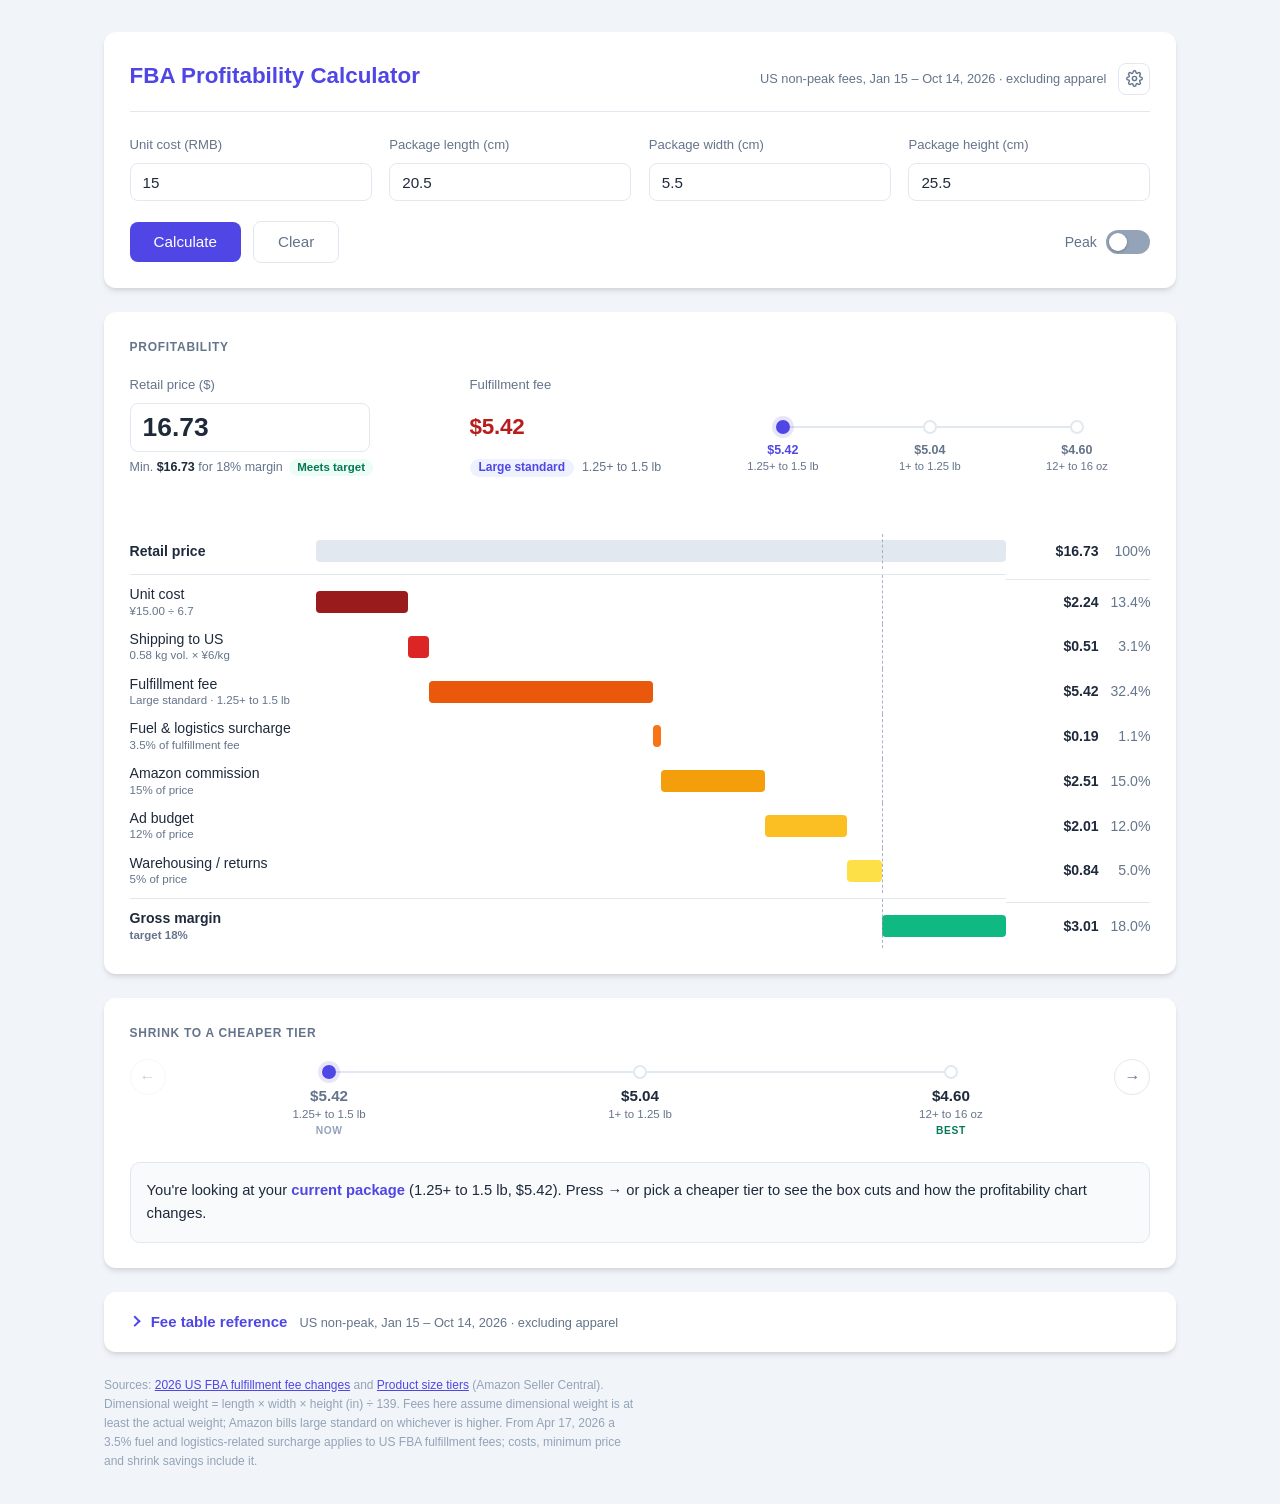
<file: Pricer Updated.html>
<!doctype html><html><head><meta charset=utf8><meta name=viewport content="width=device-width,initial-scale=1,viewport-fit=cover"><style>:root{color-scheme:light;box-sizing:border-box;padding-top:env(safe-area-inset-top,0px);padding-bottom:env(safe-area-inset-bottom,0px)}html{scroll-padding-top:env(safe-area-inset-top,0px)}body{margin:0;padding:0;font:14px -apple-system,BlinkMacSystemFont,sans-serif;background:#faf9f5;color:#141413}img{max-width:100%}[hidden]:not([hidden=until-found i]){display:none!important}</style></head><body>
<title>FBA Fee Calculator</title>
<style>
/* Layout: one input card on top, then two result cards side by side (fee | tier-down cuts), stacking on narrow screens. Matches the FBA pricing calculator's look. */
:root{
  --primary:#4f46e5; --primary-dark:#4338ca; --on-primary:#ffffff; --secondary:#10b981; --cost:#b91c1c;
  --bg:#f1f5f9; --surface:#ffffff; --surface-2:#f8fafc; --tint:#eef2ff;
  --dark:#1e293b; --muted:#64748b; --faint:#94a3b8; --line:#e2e8f0; --line-soft:#f1f5f9;
  --warn-bg:#fffbeb; --warn-line:#fcd34d; --warn-text:#92400e;
  --good-bg:#ecfdf5; --good-text:#047857;
  --bad-bg:#fef2f2; --bad-text:#b91c1c;
  --focus:rgba(79,70,229,.14);
  --radius:12px;
  --shadow:0 4px 6px -1px rgba(0,0,0,.1),0 2px 4px -1px rgba(0,0,0,.06);
  --font:'Inter',-apple-system,BlinkMacSystemFont,'Segoe UI',Roboto,'Helvetica Neue',Arial,sans-serif;
}
@media (prefers-color-scheme: dark){
  :root:not([data-theme="light"]){
    --primary:#818cf8; --primary-dark:#a5b4fc; --on-primary:#0f172a; --secondary:#34d399; --cost:#f87171;
    --bg:#0f172a; --surface:#1e293b; --surface-2:#172235; --tint:#262a52;
    --dark:#e2e8f0; --muted:#94a3b8; --faint:#64748b; --line:#334155; --line-soft:#283548;
    --warn-bg:#2b2412; --warn-line:#a16207; --warn-text:#fcd34d;
    --good-bg:#06302a; --good-text:#6ee7b7;
    --bad-bg:#3a1a1d; --bad-text:#fca5a5;
    --focus:rgba(129,140,248,.28);
    --shadow:0 4px 8px -2px rgba(0,0,0,.45);
    color-scheme:dark;
  }
}
:root[data-theme="dark"]{
  --primary:#818cf8; --primary-dark:#a5b4fc; --on-primary:#0f172a; --secondary:#34d399; --cost:#f87171;
  --bg:#0f172a; --surface:#1e293b; --surface-2:#172235; --tint:#262a52;
  --dark:#e2e8f0; --muted:#94a3b8; --faint:#64748b; --line:#334155; --line-soft:#283548;
  --warn-bg:#2b2412; --warn-line:#a16207; --warn-text:#fcd34d;
  --good-bg:#06302a; --good-text:#6ee7b7;
  --bad-bg:#3a1a1d; --bad-text:#fca5a5;
  --focus:rgba(129,140,248,.28);
  --shadow:0 4px 8px -2px rgba(0,0,0,.45);
  color-scheme:dark;
}
*{box-sizing:border-box}
body{font-family:var(--font);background:var(--bg);color:var(--dark);line-height:1.6;margin:0;font-size:15px}
.container{max-width:1120px;margin:0 auto;padding-block:2rem;padding-inline:clamp(16px,3vw,1.5rem)}
.card{background:var(--surface);border-radius:var(--radius);box-shadow:var(--shadow);padding:1.6rem;min-width:0}
.card-header{display:flex;justify-content:space-between;align-items:baseline;flex-wrap:wrap;gap:.25rem 1rem;border-bottom:1px solid var(--line);padding-bottom:1rem;margin-bottom:1.25rem}
h1{font-size:1.4rem;font-weight:600;color:var(--primary);margin:0;text-wrap:balance}
.sub{font-size:.8rem;color:var(--muted)}

/* inputs */
.inputs{display:grid;grid-template-columns:repeat(auto-fit,minmax(170px,1fr));gap:1.1rem}
.label-row{display:flex;justify-content:space-between;align-items:center;gap:.5rem;margin-bottom:.35rem;min-height:1.6rem}
.form-label{display:block;font-size:.82rem;font-weight:500;color:var(--muted)}
.opt{color:var(--faint);font-weight:400}
.form-control{width:100%;padding:.6rem .75rem;border:1px solid var(--line);border-radius:8px;font-size:.95rem;font-family:inherit;background:var(--surface);color:var(--dark);font-variant-numeric:tabular-nums}
.form-control::placeholder{color:var(--faint)}
.form-control:focus{outline:none;border-color:var(--primary);box-shadow:0 0 0 3px var(--focus)}
.input-group{display:flex;gap:.4rem}
.input-group .form-control:first-child{flex:1;min-width:0}
.unit-select{width:auto;flex:none;padding-right:.4rem;cursor:pointer}
.unit-toggle{display:flex;border:1px solid var(--line);border-radius:6px;overflow:hidden}
.unit-toggle button{padding:.1rem .45rem;background:var(--surface);border:none;cursor:pointer;font-family:inherit;font-size:.72rem;color:var(--muted);transition:.15s}
.unit-toggle button+button{border-left:1px solid var(--line)}
.unit-toggle button.active{background:var(--primary);color:var(--on-primary);font-weight:600}
.unit-toggle button:focus-visible{outline:2px solid var(--primary);outline-offset:-2px}

.actions{display:flex;gap:.75rem;flex-wrap:wrap;margin-top:1.25rem;align-items:center}
.btn{display:inline-flex;align-items:center;gap:.4rem;padding:.7rem 1.5rem;border-radius:8px;font-weight:500;font-size:.95rem;font-family:inherit;cursor:pointer;border:none;transition:.2s}
.btn-primary{background:var(--primary);color:var(--on-primary)}
.btn-primary:hover{background:var(--primary-dark)}
.btn-ghost{background:var(--surface);color:var(--muted);border:1px solid var(--line)}
.btn-ghost:hover{border-color:var(--primary);color:var(--primary)}
.btn:focus-visible{outline:none;box-shadow:0 0 0 3px var(--focus)}
.season{margin-left:auto;display:flex;align-items:center;gap:.6rem}
.season-label{font-size:.88rem;font-weight:500;color:var(--muted);cursor:pointer;user-select:none}
.switch{position:relative;flex:none;width:44px;height:24px;padding:0;border:none;border-radius:999px;background:var(--faint);cursor:pointer;transition:background .2s}
.switch .knob{position:absolute;top:3px;left:3px;width:18px;height:18px;border-radius:50%;background:#fff;box-shadow:0 1px 3px rgba(0,0,0,.25);transition:transform .2s}
.switch[aria-checked="true"]{background:var(--primary)}
.switch[aria-checked="true"] .knob{transform:translateX(20px)}
.switch:focus-visible{outline:none;box-shadow:0 0 0 3px var(--focus)}
.error{font-size:.85rem;color:var(--bad-text);background:var(--bad-bg);border-radius:8px;padding:.5rem .75rem}

/* results */
.results{display:grid;grid-template-columns:minmax(0,1fr);gap:1.5rem;margin-top:1.5rem}
.section-label{font-size:.75rem;font-weight:600;letter-spacing:.06em;text-transform:uppercase;color:var(--muted);margin-bottom:.9rem}
.fee{font-size:2.4rem;font-weight:700;line-height:1.05;color:var(--cost);font-variant-numeric:tabular-nums;letter-spacing:-.02em}
.fee.none{color:var(--faint)}
.fee-sub{font-size:.85rem;color:var(--muted);margin-top:.35rem}
.fee-row{display:flex;flex-wrap:wrap;align-items:center;gap:1rem 3rem}
.stats{flex:1;min-width:0;display:grid;grid-template-columns:repeat(auto-fit,minmax(140px,1fr));gap:.75rem 2rem;margin:0;padding-left:3rem;border-left:1px solid var(--line)}
.stats dt{font-size:.78rem;color:var(--muted)}
.stats dd{margin:0;font-weight:600;font-variant-numeric:tabular-nums}
.stats dd small{color:var(--muted);font-weight:400}
@media (max-width:640px){.stats{padding-left:0;border-left:none;padding-top:1rem;border-top:1px solid var(--line);flex-basis:100%}}
.facts{display:grid;grid-template-columns:auto minmax(0,1fr);gap:.55rem 1.25rem;margin:1.4rem 0 0;padding-top:1.2rem;border-top:1px solid var(--line);font-size:.9rem}
.facts dt{color:var(--muted)}
.facts dd{margin:0;text-align:right;font-weight:500;font-variant-numeric:tabular-nums;overflow-wrap:anywhere}
.facts dd small{color:var(--muted);font-weight:400}
.pill{display:inline-block;font-size:.75rem;font-weight:600;border-radius:999px;padding:.05rem .55rem;background:var(--tint);color:var(--primary)}
.notes{display:flex;flex-direction:column;gap:.5rem;margin-top:1rem}
.note{font-size:.8rem;line-height:1.45;color:var(--warn-text);background:var(--warn-bg);border:1px solid var(--warn-line);border-radius:8px;padding:.45rem .65rem}
.note.info{color:var(--muted);background:var(--surface-2);border-color:var(--line)}

.target{display:grid;grid-template-columns:repeat(auto-fit,minmax(140px,1fr));gap:.75rem;background:var(--surface-2);border:1px solid var(--line);border-radius:10px;padding:.85rem 1rem}
.t-label{font-size:.75rem;color:var(--muted)}
.t-val{font-weight:600;font-variant-numeric:tabular-nums}
.save{display:inline-block;margin-left:.3rem;font-size:.75rem;font-weight:600;color:var(--good-text);background:var(--good-bg);border-radius:999px;padding:.05rem .5rem;white-space:nowrap}

.table-wrap{overflow-x:auto;margin-top:1.1rem}
table{width:100%;border-collapse:collapse;font-size:.9rem;min-width:420px}
thead th{background:var(--surface-2);color:var(--muted);font-weight:600;font-size:.76rem;text-align:left;padding:.6rem .7rem;border-bottom:2px solid var(--line);white-space:nowrap}
thead th.num,td.num{text-align:right}
tbody td.num{white-space:nowrap}
tbody td{padding:.7rem;border-bottom:1px solid var(--line-soft);font-variant-numeric:tabular-nums;vertical-align:middle}
td.cut{font-weight:700;color:var(--primary);white-space:nowrap}
td.cut.na{font-weight:400;color:var(--faint);white-space:normal;font-size:.82rem}
tr.all td{background:var(--tint)}
tr.all td:first-child{font-weight:600}
.side-name{font-weight:500}
.side-name small{display:block;color:var(--muted);font-weight:400;font-size:.75rem}
.hint{margin:1rem 0 0;font-size:.8rem;color:var(--muted)}
.empty-msg{font-size:.92rem;color:var(--dark);background:var(--surface-2);border:1px solid var(--line);border-radius:10px;padding:1rem}
.empty-msg strong{color:var(--primary)}
/* tier train */
.train-nav{display:flex;align-items:flex-start;gap:.5rem;margin-bottom:1.1rem}
.arrow{flex:none;width:36px;height:36px;margin-top:.15rem;border-radius:50%;border:1px solid var(--line);background:var(--surface);color:var(--muted);cursor:pointer;font-size:1rem;font-family:inherit;display:grid;place-items:center;transition:.15s}
.arrow:hover:not(:disabled){border-color:var(--primary);color:var(--primary)}
.arrow:disabled{opacity:.35;cursor:default}
.arrow:focus-visible{outline:none;box-shadow:0 0 0 3px var(--focus);border-color:var(--primary)}
.train-scroll{position:relative;flex:1;min-width:0;overflow-x:auto;scrollbar-width:thin}
.train{display:flex;list-style:none;margin:0;padding:0}
.train li{position:relative;flex:1 0 96px;display:flex;justify-content:center}
.train li+li::before{content:'';position:absolute;top:calc(.5rem + 6px);right:50%;width:100%;height:2px;background:var(--line)}
.train li.passed+li.passed::before{background:var(--primary)}
.stop{position:relative;z-index:1;display:flex;flex-direction:column;align-items:center;gap:.05rem;padding:.5rem .3rem .25rem;background:none;border:none;border-radius:8px;font:inherit;color:inherit;text-align:center}
button.stop{cursor:pointer}
button.stop:focus-visible{outline:2px solid var(--primary);outline-offset:-2px}
.dot{width:14px;height:14px;border-radius:50%;border:2px solid var(--line);background:var(--surface);margin-bottom:.4rem;transition:.15s}
button.stop:hover .dot{border-color:var(--primary)}
.train li.passed .dot{border-color:var(--primary)}
.train li.now .dot{background:var(--faint);border-color:var(--faint)}
.train li.sel .dot{background:var(--primary);border-color:var(--primary);box-shadow:0 0 0 4px var(--focus)}
.s-fee{font-weight:700;font-size:.95rem;font-variant-numeric:tabular-nums;line-height:1.3}
.train li.sel .s-fee{color:var(--primary)}
.train li.now .s-fee{color:var(--muted)}
.s-tier{font-size:.72rem;color:var(--muted);white-space:nowrap;line-height:1.3}
.s-tag{font-size:.64rem;font-weight:600;letter-spacing:.06em;text-transform:uppercase;color:var(--faint);min-height:1.1rem}
.train li.best .s-tag{color:var(--good-text)}
/* fee reference table */
details.ref{padding:0}
details.ref summary{cursor:pointer;list-style:none;display:flex;flex-wrap:wrap;align-items:baseline;gap:.25rem .75rem;padding:1.1rem 1.6rem;font-weight:600;color:var(--primary);user-select:none}
details.ref summary::-webkit-details-marker{display:none}
details.ref summary>span:first-child::before{content:'';display:inline-block;width:.42em;height:.42em;border-right:2px solid currentColor;border-bottom:2px solid currentColor;transform:rotate(-45deg);margin:0 .7rem .12em .1rem;transition:transform .2s}
details.ref[open] summary>span:first-child::before{transform:rotate(45deg)}
details.ref summary:focus-visible{outline:2px solid var(--primary);outline-offset:-2px;border-radius:var(--radius)}
.ref-sub{font-size:.8rem;font-weight:400;color:var(--muted)}
.ref-wrap{margin:0 1.6rem;border-top:1px solid var(--line);padding-top:1rem}
details.ref .hint{margin:.75rem 1.6rem 1.4rem}
table.fees td{padding:.5rem .7rem}
table.fees td.tier{font-weight:600;vertical-align:top;border-right:1px solid var(--line-soft);white-space:nowrap}
table.fees td.wt{white-space:nowrap;color:var(--muted)}
table.fees th.cur-col{color:var(--primary)}
table.fees tr.cur td:not(.tier){background:var(--tint)}
table.fees tr.cur td.wt{color:var(--dark);font-weight:600;box-shadow:inset 3px 0 0 var(--primary)}
table.fees td.cur-cell{font-weight:700;color:var(--cost)}
.foot a{color:var(--primary)}
.foot{font-size:.75rem;color:var(--faint);margin:1.5rem 0 0;max-width:80ch}
/* settings */
.head-right{display:flex;align-items:center;gap:.75rem;margin-left:auto}
.gear-wrap{position:relative}
.gear{width:32px;height:32px;border-radius:8px;border:1px solid var(--line);background:var(--surface);color:var(--muted);cursor:pointer;display:grid;place-items:center;transition:.15s}
.gear:hover,.gear[aria-expanded="true"]{border-color:var(--primary);color:var(--primary)}
.gear:focus-visible{outline:none;box-shadow:0 0 0 3px var(--focus)}
.settings{position:absolute;right:0;top:calc(100% + 8px);z-index:20;width:300px;max-width:calc(100vw - 32px);background:var(--surface);border:1px solid var(--line);border-radius:10px;box-shadow:0 10px 25px -5px rgba(0,0,0,.18);padding:1rem}
.settings h2{font-size:.75rem;font-weight:600;letter-spacing:.06em;text-transform:uppercase;color:var(--muted);margin:0 0 .75rem}
.set-grid{display:grid;grid-template-columns:minmax(0,1fr) 92px;gap:.5rem .75rem;align-items:center}
.set-grid label{font-size:.85rem;color:var(--dark)}
.set-grid .form-control{padding:.35rem .5rem;font-size:.88rem;text-align:right}
.set-foot{display:flex;justify-content:space-between;align-items:center;margin-top:.85rem;padding-top:.75rem;border-top:1px solid var(--line);font-size:.75rem;color:var(--faint)}
.linkbtn{background:none;border:none;padding:0;font:inherit;font-size:.8rem;color:var(--primary);cursor:pointer}
.linkbtn:hover{text-decoration:underline}

/* profitability */
.profit-top{display:flex;flex-wrap:wrap;align-items:flex-start;gap:1rem 2.5rem;margin-bottom:1.5rem}
.price-box{width:auto;min-width:300px}
.price-box .form-control{width:240px}
.price-box .price-cap{flex-wrap:nowrap;white-space:nowrap}
.kpis{margin-top:1.75rem}
@media (max-width:560px){.kpis{margin-top:0} .price-box .form-control{width:100%} .price-box .price-cap{flex-wrap:wrap}}
.price-box .form-control{font-size:1.65rem;font-weight:700;padding:0 .75rem;height:3.1rem}
.price-cap{display:flex;flex-wrap:wrap;align-items:center;gap:.15rem .4rem;margin-top:.4rem;font-size:.78rem;color:var(--muted);line-height:1.4}
.price-cap b{color:var(--dark);font-weight:600;font-variant-numeric:tabular-nums}
.price-cap .status{margin-left:0}
.price-cap .linkbtn{font-size:.78rem}
.kpis{display:flex;flex-wrap:wrap;align-items:flex-start;gap:1rem 3rem;margin-top:0!important}
.fs-label{font-size:.82rem;font-weight:500;color:var(--muted);white-space:nowrap;min-height:1.6rem;margin-bottom:.35rem;display:flex;align-items:center}
.fs-num{position:relative;cursor:help;outline:none}
.fs-num:focus-visible{box-shadow:0 0 0 3px var(--focus);border-radius:4px}
.fs-tip{position:absolute;left:calc(100% + 10px);top:50%;transform:translateY(-50%);z-index:10;display:none;flex-direction:column;gap:.1rem;white-space:nowrap;font-size:.78rem;font-weight:500;letter-spacing:0;line-height:1.4;color:var(--dark);background:var(--surface);border:1px solid var(--line);border-radius:8px;box-shadow:0 8px 20px -6px rgba(0,0,0,.2);padding:.3rem .6rem}
.fs-tip span{color:var(--muted);font-weight:400}
.fs-num:hover .fs-tip,.fs-num:focus .fs-tip{display:flex}
.fs-fee{font-size:1.4rem;font-weight:700;line-height:1.2;color:var(--cost);font-variant-numeric:tabular-nums;letter-spacing:-.01em;min-height:3.1rem;display:flex;align-items:center}
.fs-sub{display:flex;flex-wrap:wrap;align-items:center;gap:.15rem .5rem;margin-top:.4rem;font-size:.78rem;color:var(--muted);line-height:1.4;white-space:nowrap}
.train.mini{flex:1 1 400px;min-width:0;max-width:600px;margin-left:.5rem;margin-top:calc(1.95rem + 1.55rem - .5rem - 7px)}
@media (max-width:900px){.train.mini{margin-left:0}}
@media (max-width:560px){.train.mini{margin-top:0;flex-basis:100%}}
.kpis{flex:1 1 auto;min-width:0;column-gap:2.5rem!important}
.train.mini li{flex:1 0 90px}
.train.mini .s-tag{display:none}
.train.mini .s-tier{font-size:.7rem}
.train.mini .s-fee{font-size:.78rem;font-weight:600;color:var(--muted)}
.train.mini li.sel .s-fee{color:var(--primary)}
.kpi dt{font-size:.78rem;color:var(--muted)}
.kpi dd{margin:0;font-size:1.25rem;font-weight:700;font-variant-numeric:tabular-nums;line-height:1.3}
.kpi dd small{font-size:.8rem;font-weight:500;color:var(--muted)}
.kpi .good{color:var(--good-text)} .kpi .bad{color:var(--bad-text)}
.c-val.neg b{color:var(--bad-text)}
.status{display:inline-block;font-size:.72rem;font-weight:600;border-radius:999px;padding:.05rem .5rem;margin-left:.35rem;vertical-align:middle}
.status.ok{background:var(--good-bg);color:var(--good-text)}
.status.no{background:var(--bad-bg);color:var(--bad-text)}
.chart{display:grid;grid-template-columns:minmax(120px,186px) minmax(0,1fr) 144px;column-gap:0;grid-auto-flow:row dense;font-size:.88rem}
.chart .row{display:contents}
.c-label,.c-val,.c-track{padding:.4rem 0}
.c-label{line-height:1.25;align-self:center;padding-right:1rem}
.c-label small{display:block;color:var(--muted);font-size:.72rem}
.c-val{padding-left:1rem;text-align:right;font-variant-numeric:tabular-nums;white-space:nowrap;align-self:center}
.c-val b{font-weight:600}
.c-val span{color:var(--muted);display:inline-block;min-width:3.4em}
.c-track{position:relative;align-self:stretch;display:flex;align-items:center}
.c-track::after{content:'';position:absolute;top:0;bottom:0;left:var(--t,0);border-left:1.5px dashed var(--faint);opacity:.8;pointer-events:none}
.bar{position:absolute;height:22px;border-radius:4px;min-width:2px}
.row.price .c-label,.row.price .c-val b{font-weight:700}
.row.price .bar{background:var(--line)}
.row.margin .c-label{font-weight:600}
.row.sep>*{border-top:1px solid var(--line);margin-top:.3rem;padding-top:.7rem}
.t-tag{position:absolute;top:-1.15rem;left:var(--t,0);transform:translateX(-50%);font-size:.68rem;color:var(--muted);white-space:nowrap}
.chart-wrap{position:relative;padding-top:1.1rem}
.scen{display:flex;flex-wrap:wrap;justify-content:space-between;align-items:center;gap:.4rem 1rem;font-size:.85rem;color:var(--dark);background:var(--tint);border:1px solid var(--line);border-left:3px solid var(--primary);border-radius:8px;padding:.55rem .8rem;margin-bottom:1rem}
.chart-foot{margin:1rem 0 0;font-size:.78rem;color:var(--muted)}
@media (max-width:560px){
  .chart{grid-template-columns:minmax(0,1fr) auto}
  .c-label{grid-column:1} .c-val{grid-column:2}
  .c-track{grid-column:1 / -1;height:26px;padding:0}
  .c-label,.c-val{padding:.5rem 0 .15rem}
  .row.sep>.c-track{border-top:none;margin-top:0;padding-top:0}
  .price-box{width:100%}
  .t-tag{display:none}
}
@media (prefers-reduced-motion:reduce){*{transition:none!important}}
</style>

<div class="container">
  <div class="card">
    <div class="card-header">
      <h1>FBA Profitability Calculator</h1>
      <div class="head-right">
        <span class="sub" id="seasonSub">US non-peak fees, Jan 15 – Oct 14, 2026 · excluding apparel</span>
        <div class="gear-wrap">
          <button type="button" class="gear" id="gearBtn" aria-label="Assumptions" aria-expanded="false" aria-controls="settings" title="Assumptions">
            <svg width="17" height="17" viewBox="0 0 24 24" fill="none" stroke="currentColor" stroke-width="2" stroke-linecap="round" stroke-linejoin="round" aria-hidden="true"><circle cx="12" cy="12" r="3"/><path d="M19.4 15a1.65 1.65 0 0 0 .33 1.82l.06.06a2 2 0 1 1-2.83 2.83l-.06-.06a1.65 1.65 0 0 0-1.82-.33 1.65 1.65 0 0 0-1 1.51V21a2 2 0 1 1-4 0v-.09A1.65 1.65 0 0 0 9 19.4a1.65 1.65 0 0 0-1.82.33l-.06.06a2 2 0 1 1-2.83-2.83l.06-.06A1.65 1.65 0 0 0 4.68 15a1.65 1.65 0 0 0-1.51-1H3a2 2 0 1 1 0-4h.09A1.65 1.65 0 0 0 4.6 9a1.65 1.65 0 0 0-.33-1.82l-.06-.06a2 2 0 1 1 2.83-2.83l.06.06A1.65 1.65 0 0 0 9 4.68a1.65 1.65 0 0 0 1-1.51V3a2 2 0 1 1 4 0v.09a1.65 1.65 0 0 0 1 1.51 1.65 1.65 0 0 0 1.82-.33l.06-.06a2 2 0 1 1 2.83 2.83l-.06.06A1.65 1.65 0 0 0 19.4 9a1.65 1.65 0 0 0 1.51 1H21a2 2 0 1 1 0 4h-.09a1.65 1.65 0 0 0-1.51 1z"/></svg>
          </button>
          <div class="settings" id="settings" hidden>
            <h2>Assumptions</h2>
            <div class="set-grid" id="setGrid"></div>
            <div class="set-foot"><span>Saved in this browser</span><button type="button" class="linkbtn" id="resetSet">Reset defaults</button></div>
          </div>
        </div>
      </div>
    </div>

    <form id="form" class="inputs" novalidate>
      <div>
        <div class="label-row"><label class="form-label" for="unitRmb">Unit cost (RMB)</label></div>
        <input type="number" step="any" min="0" id="unitRmb" class="form-control" value="15">
      </div>
      <div>
        <div class="label-row"><label class="form-label" for="len">Package length (cm)</label></div>
        <input type="number" step="any" min="0" id="len" class="form-control" value="20.5">
      </div>
      <div>
        <div class="label-row"><label class="form-label" for="wid">Package width (cm)</label></div>
        <input type="number" step="any" min="0" id="wid" class="form-control" value="5.5">
      </div>
      <div>
        <div class="label-row"><label class="form-label" for="hgt">Package height (cm)</label></div>
        <input type="number" step="any" min="0" id="hgt" class="form-control" value="25.5">
      </div>
      <button type="submit" hidden></button>
    </form>

    <div class="actions">
      <button type="button" class="btn btn-primary" id="calcBtn">Calculate</button>
      <button type="button" class="btn btn-ghost" id="clearBtn">Clear</button>
      <div class="season">
        <label class="season-label" id="seasonLabel" for="seasonSwitch">Peak</label>
        <button type="button" class="switch" id="seasonSwitch" role="switch" aria-checked="false" aria-labelledby="seasonLabel" title="Peak fees: Oct 15 – Jan 14"><span class="knob"></span></button>
      </div>
    </div>
    <div class="error" id="error" hidden style="margin-top:1rem"></div>
  </div>

  <div class="results" id="results">
    <section class="card" id="profitCard">
      <div class="section-label">Profitability</div>
      <div class="profit-top">
        <div class="price-box">
          <div class="label-row"><label class="form-label" for="price">Retail price ($)</label></div>
          <input type="number" step="0.01" min="0" id="price" class="form-control">
          <div class="price-cap" id="priceCap" hidden></div>
        </div>
        <dl class="kpis" id="kpis"></dl>
      </div>
      <div id="chartBox" aria-live="polite"></div>
    </section>
    <section class="card" id="improveCard" aria-live="polite"></section>
    <details class="card ref" id="refTable">
      <summary><span>Fee table reference</span><span class="ref-sub" id="refSub">US non-peak, Jan 15 – Oct 14, 2026 · excluding apparel</span></summary>
      <div class="table-wrap ref-wrap"><table class="fees" id="feeTable"></table></div>
      <p class="hint">Amazon's published base rates. The fuel and logistics-related surcharge (3.5% of the fee since Apr 17, 2026; adjustable in Assumptions) is added on top in the profitability and savings figures. Your current tier is highlighted.</p>
    </details>
  </div>

  <p class="foot">Sources: <a href="https://sellercentral.amazon.com/help/hub/reference/external/GABBX6GZPA8MSZGW" target="_blank" rel="noopener">2026 US FBA fulfillment fee changes</a> and <a href="https://sellercentral.amazon.com/help/hub/reference/external/GG5KW835AHDJCH8W" target="_blank" rel="noopener">Product size tiers</a> (Amazon Seller Central). Dimensional weight = length × width × height (in) ÷ 139. Fees here assume dimensional weight is at least the actual weight; Amazon bills large standard on whichever is higher. From Apr 17, 2026 a 3.5% fuel and logistics-related surcharge applies to US FBA fulfillment fees; costs, minimum price and shrink savings include it.</p>
</div>

<script>
(function(){
  const EPS = 1e-6;
  const OZ_PER = { oz:1, lb:16, kg:35.27396195, g:0.03527396195 };

  // Fee season. Peak runs Oct 15 – Jan 14.
  const SEASONS = {
    nonpeak:{ name:'non-peak', range:'Jan 15 – Oct 14, 2026' },
    peak:   { name:'peak',     range:'Oct 15, 2026 – Jan 14, 2027' }
  };
  let SEASON = 'nonpeak';   // Peak switch starts off

  // `fees` / `over` always return the rates for the selected SEASON.
  const TIERS = {
    small: {
      name:'Small standard',
      limits:[2,4,6,8,10,12,14,16],
      labels:['2 oz or less','2+ to 4 oz','4+ to 6 oz','6+ to 8 oz','8+ to 10 oz','10+ to 12 oz','12+ to 14 oz','14+ to 16 oz'],
      feesBy:{
        nonpeak:{
          low: [2.43,2.49,2.56,2.66,2.77,2.82,2.92,2.95],
          mid: [3.32,3.42,3.45,3.54,3.68,3.78,3.91,3.96],
          high:[3.58,3.68,3.71,3.80,3.94,4.04,4.17,4.22]
        },
        peak:{
          low: [2.62,2.68,2.76,2.86,2.98,3.03,3.14,3.17],
          mid: [3.51,3.61,3.65,3.74,3.89,3.99,4.13,4.18],
          high:[3.77,3.87,3.91,4.00,4.15,4.25,4.39,4.44]
        }
      },
      get fees(){ return this.feesBy[SEASON]; }
    },
    large: {
      name:'Large standard',
      limits:[4,8,12,16,20,24,28,32,36,40,44,48],
      labels:['4 oz or less','4+ to 8 oz','8+ to 12 oz','12+ to 16 oz','1+ to 1.25 lb','1.25+ to 1.5 lb','1.5+ to 1.75 lb','1.75+ to 2 lb','2+ to 2.25 lb','2.25+ to 2.5 lb','2.5+ to 2.75 lb','2.75+ to 3 lb'],
      feesBy:{
        nonpeak:{
          low: [2.91,3.13,3.38,3.78,4.22,4.60,4.75,5.00,5.10,5.28,5.44,5.85],
          mid: [3.73,3.95,4.20,4.60,5.04,5.42,5.57,5.82,5.92,6.10,6.26,6.67],
          high:[3.99,4.21,4.46,4.86,5.30,5.68,5.83,6.08,6.18,6.36,6.52,6.93]
        },
        peak:{
          low: [3.15,3.39,3.66,4.07,4.52,4.91,5.07,5.33,5.47,5.67,5.84,6.26],
          mid: [3.97,4.21,4.48,4.89,5.34,5.73,5.89,6.15,6.29,6.49,6.66,7.08],
          high:[4.23,4.47,4.74,5.15,5.60,5.99,6.15,6.41,6.55,6.75,6.92,7.34]
        }
      },
      overBy:{                                   // + $0.08 per 4 oz above 3 lb, up to 20 lb (both seasons)
        nonpeak:{ low:6.15, mid:6.97, high:7.23 },
        peak:   { low:6.69, mid:7.51, high:7.77 }
      },
      get fees(){ return this.feesBy[SEASON]; },
      get over(){ return this.overBy[SEASON]; },
      maxOz:320
    }
  };
  const BAND_LABEL = { low:'Under $10', mid:'$10–$50', high:'Over $50' };

  const fmtLb = v => String(+v.toFixed(2));
  const money = v => '$' + v.toFixed(2);
  const oz2 = v => v.toFixed(2) + ' oz';
  const lb3 = v => (v/16).toFixed(2) + ' lb';
  const ceil2 = v => Math.ceil(v*100 - 1e-7)/100;

  function overLabel(n){ return fmtLb(3+(n-1)/4) + '+ to ' + fmtLb(3+n/4) + ' lb'; }

  // Weight band for a shipping weight (oz). Returns current fee and the next band down.
  function bandOf(tierKey, oz, pb){
    const T = TIERS[tierKey];
    for (let i=0;i<T.limits.length;i++){
      if (oz <= T.limits[i] + EPS){
        return {
          label:T.labels[i], fee:T.fees[pb][i],
          lower: i===0 ? null : { oz:T.limits[i-1], label:T.labels[i-1], fee:T.fees[pb][i-1] }
        };
      }
    }
    if (tierKey==='large' && oz <= T.maxOz + EPS){
      const n = Math.ceil((oz-48)/4 - EPS);
      const fee = T.over[pb] + n*0.08;
      const lower = n===1
        ? { oz:48, label:T.labels[11], fee:T.fees[pb][11] }
        : { oz:48+(n-1)*4, label:overLabel(n-1), fee:T.over[pb] + (n-1)*0.08 };
      return { label:overLabel(n), fee, lower };
    }
    return null;
  }

  // Dimensional weight in oz. (Amazon's 2 in minimum width/height applies only to bulky and extra-large tiers, not standard.)
  function dimOz(cm){
    return cm[0]*cm[1]*cm[2]/Math.pow(2.54,3)/139*16;
  }
  function rawDimOz(cm){ return cm[0]*cm[1]*cm[2]/Math.pow(2.54,3)/139*16; }

  // Smallest reduction x in [0, hi] with fn(x) <= target (fn non-increasing). null if unreachable.
  function solve(fn, hi, target){
    if (hi <= 0 || fn(hi) > target + EPS) return null;
    let lo = 0;
    for (let k=0;k<80;k++){ const mid=(lo+hi)/2; if (fn(mid) <= target + EPS) hi = mid; else lo = mid; }
    return hi;
  }

  function priceBand(p){
    if (!(p >= 0) || isNaN(p)) return { key:'mid', defaulted:true };
    if (p < 10) return { key:'low', defaulted:false };
    if (p <= 50) return { key:'mid', defaulted:false };
    return { key:'high', defaulted:false };
  }

  function compute(dims, unitOz, price){
    const inch = dims.map(c=>c/2.54).sort((a,b)=>b-a);
    const [l,m,s] = inch;
    const pb = priceBand(price);
    const notes = [];
    const fitsSmall = l<=15+EPS && m<=12+EPS && s<=0.75+EPS;
    const fitsLarge = l<=18+EPS && m<=14+EPS && s<=8+EPS;
    const dim = dimOz(dims);
    let tier, shipOz, basis;

    if (fitsSmall && (unitOz==null || unitOz <= 16+EPS)){
      tier='small';
      if (unitOz==null){
        shipOz = rawDimOz(dims); basis='Estimate (no weight entered)';
        notes.push({warn:true, text:'Small standard fees are billed on actual weight. This estimate uses dimensional weight instead.'});
      } else { shipOz = unitOz; basis='Unit weight'; }
    } else if (fitsLarge){
      tier='large';
      shipOz = Math.max(unitOz ?? 0, dim);
      basis = (unitOz!=null && unitOz > dim) ? 'Unit weight' : 'Dimensional weight';
      if (shipOz > TIERS.large.maxOz + EPS) tier = null;
    } else tier = null;


    if (!tier){
      return { tier:null, inch, dim, unitOz, notes };
    }
    const band = bandOf(tier, shipOz, pb.key);
    return { tier, inch, dim, unitOz, shipOz, basis, band, pb:pb.key, notes, price: pb.defaulted || !(price > 0) ? null : price };
  }

  /* ---------- rendering ---------- */
  const improveCard = document.getElementById('improveCard');
  const errBox = document.getElementById('error');
  const sideNames = ['Length','Width','Height'];


  const SEC_LABEL = 'Shrink to a cheaper tier';
  function msg(html){ return `<div class="section-label">${SEC_LABEL}</div><div class="empty-msg">${html}</div>`; }
  const fitsSmallDims = cm => { const s = cm.map(c=>c/2.54).sort((a,b)=>b-a); return s[0]<=15+EPS && s[1]<=12+EPS && s[2]<=0.75+EPS; };

  // Tiers below the current one, down to the last one you can actually reach, capped at MAX_STEPS
  // (going more than two tiers down is rarely feasible in practice).
  const MAX_STEPS = 2;
  function buildSteps(r, dims){
    const steps = []; let stop = null; let b = r.band;
    while (b.lower && steps.length < MAX_STEPS){
      const tgt = b.lower.oz;
      const step = { oz:tgt, label:b.lower.label, fee:b.lower.fee };
      if (r.tier==='small'){
        if (r.unitOz==null){ step.kind='noweight'; steps.push(step); break; }
        step.kind='weight'; step.weightCut = r.unitOz - tgt;
      } else {
        if (r.unitOz!=null && r.unitOz > tgt + EPS){
          if (!steps.length){ step.kind='weightbound'; step.weightCut = r.unitOz - tgt; steps.push(step); }
          else stop = 'weight';
          break;
        }
        step.sides = dims.map((d,i)=> solve(c => dimOz(dims.map((v,j)=> j===i ? v-c : v)), d-0.01, tgt));
        step.all = solve(c => dimOz(dims.map(v=>v-c)), Math.min(...dims)-0.01, tgt);
        if (step.sides.every(x=>x==null) && step.all==null){
          if (!steps.length){ step.kind='unreachable'; steps.push(step); }
          else stop = 'floor';
          break;
        }
        step.kind='box';
      }
      steps.push(step);
      b = bandOf(r.tier, tgt, r.pb);
    }
    return { steps, stop };
  }

  let S = null; // { r, dims, steps, stop, sel }   sel = -1 means "Now" (current package)

  // The tier picked in the train, if it's one reached by shrinking the box. Drives the profitability chart.
  function scenario(){
    if (!S || S.sel < 0) return null;
    const st = S.steps[S.sel];
    return st && st.kind==='box' ? st : null;
  }

  function renderImprove(r, dims){
    S = null;
    if (!r.tier){ improveCard.innerHTML = msg('Shrink suggestions are only available for small and large standard packages.'); return; }
    if (r.tier==='small'){ improveCard.innerHTML = msg('Small standard fees are billed on actual weight, so a smaller box won\'t lower the fee.'); return; }
    if (!r.band.lower){ improveCard.innerHTML = msg(`You're already in the lowest weight tier for ${TIERS[r.tier].name.toLowerCase()} (<strong>${r.band.label}</strong>).`); return; }
    const { steps, stop } = buildSteps(r, dims);
    S = { r, dims, steps, stop, sel:-1 };
    drawImprove();
  }

  function cutTable(step, dims, r){
    const smallTag = cm => (r.unitOz==null || r.unitOz<=16+EPS) && fitsSmallDims(cm) ? '<small style="display:block;color:var(--warn-text);font-size:.72rem;font-weight:400">Would fit small standard size</small>' : '';
    const rows = dims.map((d,i)=>{
      const x = step.sides[i];
      if (x==null) return `<tr><td><span class="side-name">${sideNames[i]}</span></td><td class="num">${d} cm</td><td class="cut na" colspan="2">Not reachable with this side alone.</td></tr>`;
      const c = ceil2(x);
      const nd = dims.map((v,j)=> j===i ? v-c : v);
      return `<tr><td><span class="side-name">${sideNames[i]}</span></td><td class="num">${d} cm</td><td class="num cut">−${c.toFixed(2)} cm</td><td class="num">${(d-c).toFixed(2)} cm${smallTag(nd)}</td></tr>`;
    }).join('');
    let allRow;
    if (step.all==null){
      allRow = `<tr class="all"><td>All three sides</td><td class="num">—</td><td class="cut na" colspan="2">Not reachable.</td></tr>`;
    } else {
      const c = ceil2(step.all);
      const nd = dims.map(v=>v-c);
      allRow = `<tr class="all"><td>All three sides<small style="display:block;color:var(--muted);font-weight:400;font-size:.75rem">same cut on each</small></td><td class="num">—</td><td class="num cut">−${c.toFixed(2)} cm each</td><td class="num">${nd.map(v=>v.toFixed(2)).join(' × ')}${smallTag(nd)}</td></tr>`;
    }
    return `
      <div class="table-wrap">
        <table>
          <thead><tr><th>Side</th><th class="num">Now</th><th class="num">Minimum cut</th><th class="num">New size (cm)</th></tr></thead>
          <tbody>${rows}${allRow}</tbody>
        </table>
      </div>`;
  }

  // Tier-line stops (Now + cheaper tiers). Shared by the shrink section and the mini line next to the retail price.
  function trainNodes(){
    const { r, steps, sel } = S;
    const last = steps.length - 1;
    const bestOk = ['box','weight'].includes(steps[last].kind);
    return [`<li class="now passed${sel===-1?' sel':''}"><button type="button" class="stop" data-i="-1" aria-current="${sel===-1}" aria-label="Current tier, ${r.band.label}, ${money(r.band.fee)}"><span class="dot"></span><span class="s-fee">${money(r.band.fee)}</span><span class="s-tier">${r.band.label}</span><span class="s-tag">Now</span></button></li>`]
      .concat(steps.map((s,i)=>{
        const cls = [i<=sel?'passed':'', i===sel?'sel':'', (i===last && bestOk)?'best':''].join(' ');
        const tag = (i===last && bestOk) ? 'Best' : '';
        return `<li class="${cls}"><button type="button" class="stop" data-i="${i}" aria-current="${i===sel}" aria-label="${s.label}, ${money(s.fee)}"><span class="dot"></span><span class="s-fee">${money(s.fee)}</span><span class="s-tier">${s.label}</span><span class="s-tag">${tag}</span></button></li>`;
      })).join('');
  }

  function drawImprove(focusSel){
    const { r, dims, steps, stop, sel } = S;
    const step = steps[sel];
    const last = steps.length - 1;
    const nodes = trainNodes();

    let body;
    if (sel===-1) body = '';
    else if (step.kind==='noweight') body = `<div class="empty-msg">Small standard fees are billed on actual weight, so a smaller box won't lower the fee.</div>`;
    else if (step.kind==='weight') body = `<div class="empty-msg">Small standard fees use unit weight only, so a smaller box won't change the fee. Cut at least <strong>${oz2(step.weightCut)}</strong> of product or packaging weight to reach this tier.</div>`;
    else if (step.kind==='weightbound') body = `<div class="empty-msg">Your unit weight (${oz2(r.unitOz)}) is already above ${oz2(step.oz)}, so shrinking the box can't drop the tier. You'd need to cut at least <strong>${oz2(step.weightCut)}</strong> of weight.</div>`;
    else if (step.kind==='unreachable') body = `<div class="empty-msg">Shrinking the box can't reach this tier.</div>`;
    else body = cutTable(step, dims, r);

    let endNote = '';
    if (sel===last && stop==='weight') endNote = ` Lower tiers need a lighter package: your unit weight is ${oz2(r.unitOz)}.`;
    else if (sel===last && stop==='floor') endNote = ` Lower tiers can't be reached by shrinking the box.`;
    const hint = sel===-1 ? '' : step.kind==='box'
      ? `<p class="hint">Cuts are rounded up to 0.01 cm and put you exactly at the tier line. Amazon measures the box itself, so leave a few millimetres of margin.${endNote}</p>`
      : (endNote ? `<p class="hint">${endNote.trim()}</p>` : '');

    // Savings at the selected tier: fee drop plus the cheaper sea/air freight of the smaller box.
    let detail;
    if (sel===-1){
      detail = `<div class="empty-msg">You're looking at your <strong>current package</strong> (${r.band.label}, ${money(r.band.fee)}). Press → or pick a cheaper tier to see the box cuts and how the profitability chart changes.</div>`;
    } else {
      const shipSave = step.kind==='box' ? (volKgOf(dims) - volKgOf(dims, step)) * A.shipRmbKg / A.fx : 0;
      const save = (r.band.fee - step.fee)*(1 + A.fuel/100) + shipSave;   // fee drop incl. its fuel surcharge
      detail = `
      <div class="target">
        <div><div class="t-label">Selected tier</div><div class="t-val">${step.label}</div></div>
        <div><div class="t-label">New fee</div><div class="t-val">${money(step.fee)}<span class="save">Save ${money(save)}${shipSave>0.005?' incl. shipping':''}${r.price ? ` (+${(save/r.price*100).toFixed(1)}% margin)` : '/unit'}</span></div></div>
        <div><div class="t-label">Target shipping weight</div><div class="t-val">≤ ${oz2(step.oz)} <small style="color:var(--muted);font-weight:400">now ${oz2(r.shipOz)}</small></div></div>
      </div>
      <div style="margin-top:1rem">${body}</div>`;
    }

    improveCard.innerHTML = `
      <div class="section-label">${SEC_LABEL}</div>
      <div class="train-nav">
        <button type="button" class="arrow" id="prevT" aria-label="Previous tier" ${sel===-1?'disabled':''}>←</button>
        <div class="train-scroll" id="trainScroll"><ol class="train">${nodes}</ol></div>
        <button type="button" class="arrow" id="nextT" aria-label="Next cheaper tier" ${sel===last?'disabled':''}>→</button>
      </div>
      ${detail}
      ${hint}`;

    const sc = document.getElementById('trainScroll');
    const selNode = sc.querySelector('li.sel');
    if (selNode) sc.scrollLeft = selNode.offsetLeft - sc.clientWidth/2 + selNode.offsetWidth/2;
    if (focusSel){
      const el = focusSel==='stop' ? sc.querySelector('li.sel .stop') : document.getElementById(focusSel);
      if (el && !el.disabled) el.focus(); else sc.querySelector('li.sel .stop')?.focus();
    }
  }

  function selectStep(i, focus){
    if (!S) return;
    const n = Math.max(-1, Math.min(S.steps.length-1, i));
    if (n===S.sel && !focus) return;
    S.sel = n; drawImprove(focus);
    renderProfit();
  }
  improveCard.addEventListener('click', e=>{
    if (!S) return;
    if (e.target.closest('#prevT')) return selectStep(S.sel-1, 'prevT');
    if (e.target.closest('#nextT')) return selectStep(S.sel+1, 'nextT');
    const b = e.target.closest('button.stop');
    if (b) selectStep(+b.dataset.i, 'stop');
  });
  improveCard.addEventListener('keydown', e=>{
    if (!S || !e.target.closest('.train-nav')) return;
    if (e.key==='ArrowRight'){ e.preventDefault(); selectStep(S.sel+1, 'stop'); }
    if (e.key==='ArrowLeft'){ e.preventDefault(); selectStep(S.sel-1, 'stop'); }
    if (e.key==='Home'){ e.preventDefault(); selectStep(-1, 'stop'); }
    if (e.key==='End'){ e.preventDefault(); selectStep(S.steps.length-1, 'stop'); }
  });


  /* ---------- fee reference table ---------- */
  function renderFeeTable(r){
    const curKey = r && r.tier ? (TIERS[r.tier].labels.includes(r.band.label) ? r.tier+'-'+TIERS[r.tier].labels.indexOf(r.band.label) : 'large-over') : null;
    const pb = r && r.tier ? r.pb : null;
    const cols = ['low','mid','high'];
    let h = `<thead><tr><th>Size tier</th><th>Shipping weight</th>${cols.map(c=>`<th class="num${c===pb?' cur-col':''}">${c==='low'?'&lt;$10':c==='mid'?'$10–$50':'&gt;$50'}</th>`).join('')}</tr></thead><tbody>`;
    const row = (key, tierCell, label, vals) => `<tr class="${key===curKey?'cur':''}">${tierCell}<td class="wt">${label}</td>${cols.map((c,j)=>`<td class="num${key===curKey&&c===pb?' cur-cell':''}">${vals[j]}</td>`).join('')}</tr>`;
    ['small','large'].forEach(t=>{
      const T = TIERS[t], n = T.labels.length + (t==='large'?1:0);
      T.labels.forEach((lab,i)=>{
        h += row(t+'-'+i, i===0?`<td class="tier" rowspan="${n}">${T.name}</td>`:'', lab, cols.map(c=>money(T.fees[c][i])));
      });
      if (t==='large') h += row('large-over','', '3+ lb to 20 lb', cols.map(c=>`${money(T.over[c])} + $0.08 per 4 oz above 3 lb`));
    });
    document.getElementById('feeTable').innerHTML = h + '</tbody>';
  }

  /* ---------- assumptions ---------- */
  const DEFAULTS = { fx:6.7, shipRmbKg:6, fuel:3.5, comm:15, ads:12, wh:5, target:18 };
  const SET_FIELDS = [
    ['fx','RMB / USD exchange rate','0.01'],
    ['shipRmbKg','Shipping cost (RMB / kg)','0.1'],
    ['fuel','FBA fuel surcharge (% of fee)','0.1'],
    ['comm','Amazon commission (%)','0.5'],
    ['ads','Ad budget (%)','0.5'],
    ['wh','Warehousing / returns (%)','0.5'],
    ['target','Target gross margin (%)','0.5']
  ];
  const LS_KEY = 'fbaProfitAssumptions';
  let A = { ...DEFAULTS };
  try { const saved = JSON.parse(localStorage.getItem(LS_KEY) || 'null'); if (saved) for (const k in DEFAULTS) if (typeof saved[k]==='number' && isFinite(saved[k])) A[k] = saved[k]; } catch(e){}
  function saveA(){ try { localStorage.setItem(LS_KEY, JSON.stringify(A)); } catch(e){} }

  const setGrid = document.getElementById('setGrid');
  function drawSettings(){
    setGrid.innerHTML = SET_FIELDS.map(([k,lab,st])=>`<label for="set-${k}">${lab}</label><input type="number" min="0" step="${st}" id="set-${k}" data-k="${k}" class="form-control" value="${A[k]}">`).join('');
  }
  drawSettings();
  setGrid.addEventListener('input', e=>{
    const k = e.target.dataset.k; if (!k) return;
    const v = parseFloat(e.target.value);
    if (!(v >= 0) || (k==='fx' && v===0)) return; // ignore incomplete/invalid entries
    A[k] = v; saveA(); refreshProfit();
  });
  const gearBtn = document.getElementById('gearBtn'), settingsEl = document.getElementById('settings');
  function toggleSettings(open){ settingsEl.hidden = !open; gearBtn.setAttribute('aria-expanded', open); if (open) setGrid.querySelector('input').focus(); }
  gearBtn.addEventListener('click', ()=> toggleSettings(settingsEl.hidden));
  document.addEventListener('click', e=>{ if (!settingsEl.hidden && !e.target.closest('.gear-wrap')) toggleSettings(false); });
  document.addEventListener('keydown', e=>{ if (e.key==='Escape' && !settingsEl.hidden){ toggleSettings(false); gearBtn.focus(); } });
  document.getElementById('resetSet').addEventListener('click', ()=>{ A = { ...DEFAULTS }; saveA(); drawSettings(); refreshProfit(); });

  /* ---------- profitability ---------- */
  // All per-unit costs in USD at a given retail price.
  // Volumetric shipping weight (kg, L×W×H ÷ 5000). With a shrink scenario, the box is cut until its
  // dimensional weight sits exactly on the target tier line, so its volume (and freight cost) is fixed by that line,
  // whichever side(s) you cut.
  function volKgOf(dims, scen){
    const cm3 = scen ? scen.oz/16 * 139 * Math.pow(2.54,3) : dims[0]*dims[1]*dims[2];
    return cm3/5000;
  }

  // All per-unit costs in USD at a given retail price. `scen` (optional) = a selected cheaper tier { oz, label }.
  function costsAt(dims, unitRmb, price, scen){
    const r = compute(dims, null, price);
    if (!r.tier) return null;
    const volKg = volKgOf(dims, scen);
    const c = {
      r, volKg, scen: scen || null,
      unit: unitRmb / A.fx,
      ship: volKg * A.shipRmbKg / A.fx,
      fee: scen ? bandOf(r.tier, scen.oz, r.pb).fee : r.band.fee,
      comm: price * A.comm/100,
      ads: price * A.ads/100,
      wh: price * A.wh/100
    };
    c.fuel = c.fee * A.fuel/100;   // fuel & logistics surcharge: % of the fulfillment fee (US, from Apr 17, 2026)
    c.total = c.unit + c.ship + c.fee + c.fuel + c.comm + c.ads + c.wh;
    c.margin = price - c.total;
    c.pct = price > 0 ? c.margin / price : 0;
    return c;
  }

  // Lowest price (to the cent) whose gross margin meets the target.
  // The fulfillment fee depends on the price band, so solve per band and keep the first one that's consistent.
  function minPrice(dims, unitRmb, scen){
    const varPct = (A.comm + A.ads + A.wh + A.target)/100;
    if (varPct >= 1) return { err:'Commission, ads, warehousing and target margin add up to 100% or more, so no price can reach the target.' };
    const fixed = unitRmb/A.fx + volKgOf(dims, scen)*A.shipRmbKg/A.fx;
    for (const probe of [5, 20, 60]){            // representative price in each band: <$10, $10–$50, >$50
      const r = compute(dims, null, probe);
      if (!r.tier) return { err:'oversize' };
      const fee = scen ? bandOf(r.tier, scen.oz, r.pb).fee : r.band.fee;
      let p = ceil2((fixed + fee*(1 + A.fuel/100))/(1 - varPct));
      for (let k=0;k<3;k++){                     // confirm at the rounded price with that price's real fee
        const c = costsAt(dims, unitRmb, p, scen);
        if (c.pct >= A.target/100 - 1e-9) return { price:p };
        p = ceil2(p + 0.01);
      }
    }
    return { err:'No price found.' };
  }

  const COLORS = { unit:'#991b1b', ship:'#dc2626', fee:'#ea580c', fuel:'#f97316', comm:'#f59e0b', ads:'#fbbf24', wh:'#fde047', margin:'#10b981', loss:'#ef4444' };
  const priceEl = document.getElementById('price');
  const kpis = document.getElementById('kpis'), chartBox = document.getElementById('chartBox'), priceCap = document.getElementById('priceCap');
  let P = null; // { dims, unitRmb, min }

  let capMin = null; // minimum price shown in the caption (follows the selected tier); used by the Reset link

  // Small caption under the price input: minimum price for the target margin at the selected size/weight tier,
  // target status, and a reset link.
  function drawPriceCap(price, ok, minP){
    capMin = minP;
    if (minP == null){ priceCap.hidden = true; return; }
    const atMin = Math.abs(price - minP) < 0.005;
    const pill = ok == null ? '' : `<span class="status ${ok?'ok':'no'}">${ok?'Meets target':'Below target'}</span>`;
    priceCap.innerHTML = `<span>Min. <b>${money(minP)}</b> for ${fmtPct(A.target)} margin</span>${atMin ? '' : '<button type="button" class="linkbtn" id="useMin">Reset</button>'}${pill}`;
    priceCap.hidden = false;
  }

  function renderProfit(){
    if (!P){ kpis.innerHTML=''; priceCap.hidden = true; chartBox.innerHTML = `<div class="empty-msg">Enter unit cost and package size, then press <strong>Calculate</strong> to find the minimum price for your target margin.</div>`; return; }
    if (P.min.err){
      kpis.innerHTML=''; priceCap.hidden = true;
      chartBox.innerHTML = `<div class="empty-msg">${P.min.err==='oversize' ? 'This package is outside standard size, so the fulfillment fee (and profitability) can\'t be calculated here.' : P.min.err}</div>`;
      return;
    }
    const price = num('price');
    const scen = scenario();
    const minP = scen ? minPrice(P.dims, P.unitRmb, scen).price : P.min.price;
    kpis.innerHTML = '';
    if (!(price > 0)){ drawPriceCap(price, null, minP); chartBox.innerHTML = `<div class="empty-msg">Enter a retail price above $0 to see the breakdown.</div>`; return; }
    const c = costsAt(P.dims, P.unitRmb, price, scen);
    const base = scen ? costsAt(P.dims, P.unitRmb, price) : null;   // current package, for "was" values
    const ok = c.pct >= A.target/100 - 1e-9;
    drawPriceCap(price, ok, minP);
    // FBA fee for the selected tier + a mini tier line synced with the shrink section's.
    // Hovering the fee shows the shipping weight (oz under 1 lb, lb otherwise) and the fee as % of price.
    const shipOz = scen ? scen.oz : c.r.shipOz;
    const wtTxt = (scen ? '≤ ' : '') + (shipOz < 16 - EPS ? oz2(shipOz) : lb3(shipOz));
    kpis.innerHTML = `
      <div class="fee-sum">
        <div class="fs-label">Fulfillment fee</div>
        <div class="fs-fee"><span class="fs-num" tabindex="0" aria-describedby="fsTip">${money(c.fee)}<span class="fs-tip" id="fsTip" role="tooltip"><div>${wtTxt} <span>shipping weight</span></div><div>+${money(c.fuel)} <span>fuel surcharge (${fmtPct(A.fuel)})</span></div><div>${((c.fee+c.fuel)/price*100).toFixed(1)}% <span>of price incl. surcharge</span></div></span></span></div>
        <div class="fs-sub"><span class="pill">${TIERS[c.r.tier].name}</span><span>${scen ? scen.label : c.r.band.label}</span></div>
      </div>
      ${S ? `<ol class="train mini" aria-label="Weight tier">${trainNodes()}</ol>` : ''}`;

    const r = c.r;
    const was = (k) => base && money(base[k]) !== money(c[k]) ? ` · was ${money(base[k])}` : '';
    const rows = [
      ['unit','Unit cost',`¥${P.unitRmb.toFixed(2)} ÷ ${A.fx}`, c.unit],
      ['ship','Shipping to US',`${c.volKg.toFixed(2)} kg vol. × ¥${A.shipRmbKg}/kg${was('ship')}`, c.ship],
      ['fee','Fulfillment fee',`${TIERS[r.tier].name} · ${scen ? scen.label : r.band.label}${was('fee')}`, c.fee],
      ['fuel','Fuel & logistics surcharge',`${fmtPct(A.fuel)} of fulfillment fee${was('fuel')}`, c.fuel],
      ['comm','Amazon commission',`${fmtPct(A.comm)} of price`, c.comm],
      ['ads','Ad budget',`${fmtPct(A.ads)} of price`, c.ads],
      ['wh','Warehousing / returns',`${fmtPct(A.wh)} of price`, c.wh]
    ];
    const scale = Math.max(price, c.total);
    const W = v => (v/scale*100).toFixed(3)+'%';
    const tPos = W(price*(1 - A.target/100));
    const val = (v, cls='') => `<div class="c-val ${cls}"><b>${signMoney(v)}</b> <span>${(v<0?'−':'')+Math.abs(v/price*100).toFixed(1)}%</span></div>`;
    let cum = 0, h = '';
    h += `<div class="row price"><div class="c-label">Retail price</div><div class="c-track"><div class="bar" style="left:0;width:${W(price)}"></div></div><div class="c-val"><b>${money(price)}</b> <span>100%</span></div></div>`;
    rows.forEach(([k,lab,sub,v],i)=>{
      h += `<div class="row${i===0?' sep':''}"><div class="c-label">${lab}<small>${sub}</small></div><div class="c-track"><div class="bar" style="left:${W(cum)};width:${W(v)};background:${COLORS[k]}" title="${lab}: ${money(v)}"></div></div>${val(v)}</div>`;
      cum += v;
    });
    const mLeft = Math.min(cum, price), mW = Math.abs(c.margin);
    h += `<div class="row margin sep"><div class="c-label">Gross margin<small>target ${fmtPct(A.target)}</small></div><div class="c-track"><div class="bar" style="left:${W(mLeft)};width:${W(mW)};background:${c.margin>=0?COLORS.margin:COLORS.loss}"></div></div>${val(c.margin, c.margin>=0?'':'neg')}</div>`;
    chartBox.innerHTML = `<div class="chart-wrap"><div class="chart" style="--t:${tPos}">${h}</div></div>`;
  }
  const fmtPct = v => (+v.toFixed(2)) + '%';
  const signMoney = v => (v < 0 ? '−$' : '$') + Math.abs(v).toFixed(2);

  // Re-render fee cards + chart for the current retail price.
  function renderAll(){
    if (!P) return;
    const p = num('price');
    const r = compute(P.dims, null, p > 0 ? p : NaN);
    // Keep the selected tier when only the price or assumptions change.
    const keep = S && S.sel >= 0 ? S.steps[S.sel].label : null;
    renderImprove(r, P.dims);
    if (S && keep){ const i = S.steps.findIndex(s => s.label === keep); if (i >= 0){ S.sel = i; drawImprove(); } }
    renderFeeTable(r);
    renderProfit();
  }
  // Assumptions changed: re-solve the minimum price, keep the user's retail price.
  function refreshProfit(){
    if (!P) return;
    const wasMin = P.min.price != null && Math.abs(num('price') - P.min.price) < 0.005;
    P.min = minPrice(P.dims, P.unitRmb);
    if (wasMin && P.min.price != null) priceEl.value = P.min.price.toFixed(2);
    renderAll();
  }

  /* ---------- inputs ---------- */
  function num(id){ const v = document.getElementById(id).value.trim(); return v==='' ? NaN : parseFloat(v); }

  function calculate(){
    const dims = [num('len'), num('wid'), num('hgt')];
    const unitRmb = num('unitRmb');
    if (!(unitRmb >= 0)){ errBox.textContent = 'Enter a unit cost in RMB (0 or more).'; errBox.hidden = false; return; }
    if (dims.some(d => !(d > 0))){
      errBox.textContent = 'Enter a length, width and height greater than 0 cm.';
      errBox.hidden = false; return;
    }
    errBox.hidden = true;
    S = null; // new package: start back on the current tier
    P = { dims, unitRmb, min: minPrice(dims, unitRmb) };
    if (P.min.price != null) priceEl.value = P.min.price.toFixed(2);
    renderAll();
  }

  priceEl.addEventListener('input', renderAll);
  kpis.addEventListener('click', e=>{
    const b = e.target.closest('button.stop'); if (!b || !S) return;
    selectStep(+b.dataset.i);
    kpis.querySelector('.mini li.sel .stop')?.focus();
  });
  kpis.addEventListener('keydown', e=>{
    if (!S || !e.target.closest('.mini')) return;
    const go = {ArrowRight:S.sel+1, ArrowLeft:S.sel-1, Home:-1, End:S.steps.length-1}[e.key];
    if (go === undefined) return;
    e.preventDefault(); selectStep(go); kpis.querySelector('.mini li.sel .stop')?.focus();
  });
  // ← / → anywhere on the page steps through the tiers (unless typing in a field or the settings panel is open).
  document.addEventListener('keydown', e=>{
    if (e.defaultPrevented || !S || e.altKey || e.ctrlKey || e.metaKey || e.shiftKey) return;
    if (e.key!=='ArrowRight' && e.key!=='ArrowLeft') return;
    if (e.target.closest('input, textarea, select, [contenteditable]') || !settingsEl.hidden) return;
    e.preventDefault();
    selectStep(S.sel + (e.key==='ArrowRight' ? 1 : -1));
  });
  priceCap.addEventListener('click', e=>{ if (e.target.closest('#useMin') && P && capMin != null){ priceEl.value = capMin.toFixed(2); renderAll(); priceEl.focus(); } });
  document.getElementById('calcBtn').addEventListener('click', calculate);
  document.getElementById('form').addEventListener('submit', e=>{ e.preventDefault(); calculate(); });
  document.getElementById('clearBtn').addEventListener('click', ()=>{
    ['unitRmb','len','wid','hgt','price'].forEach(id=>document.getElementById(id).value='');
    errBox.hidden = true; P = null;
    renderFeeTable(null); renderProfit();
    improveCard.innerHTML = msg('Shrink suggestions appear here after you calculate.');
    document.getElementById('unitRmb').focus();
  });

  /* ---------- fee season ---------- */
  const seasonSwitch = document.getElementById('seasonSwitch');
  function drawSeason(){
    seasonSwitch.setAttribute('aria-checked', SEASON === 'peak');
    const s = SEASONS[SEASON];
    document.getElementById('seasonSub').textContent = `US ${s.name} fees, ${s.range} · excluding apparel`;
    document.getElementById('refSub').textContent = `US ${s.name}, ${s.range} · excluding apparel`;
  }
  seasonSwitch.addEventListener('click', ()=>{
    SEASON = SEASON === 'peak' ? 'nonpeak' : 'peak'; drawSeason();
    if (P) refreshProfit(); else renderFeeTable(null);   // re-solve min price; keep a custom retail price
  });
  drawSeason();

  window.__fba = { setSeason:s=>{ SEASON=s; drawSeason(); refreshProfit(); }, compute, dimOz, solve, bandOf, costsAt, minPrice, A:()=>A };
  calculate();
})();
</script>

</body></html>
</file>
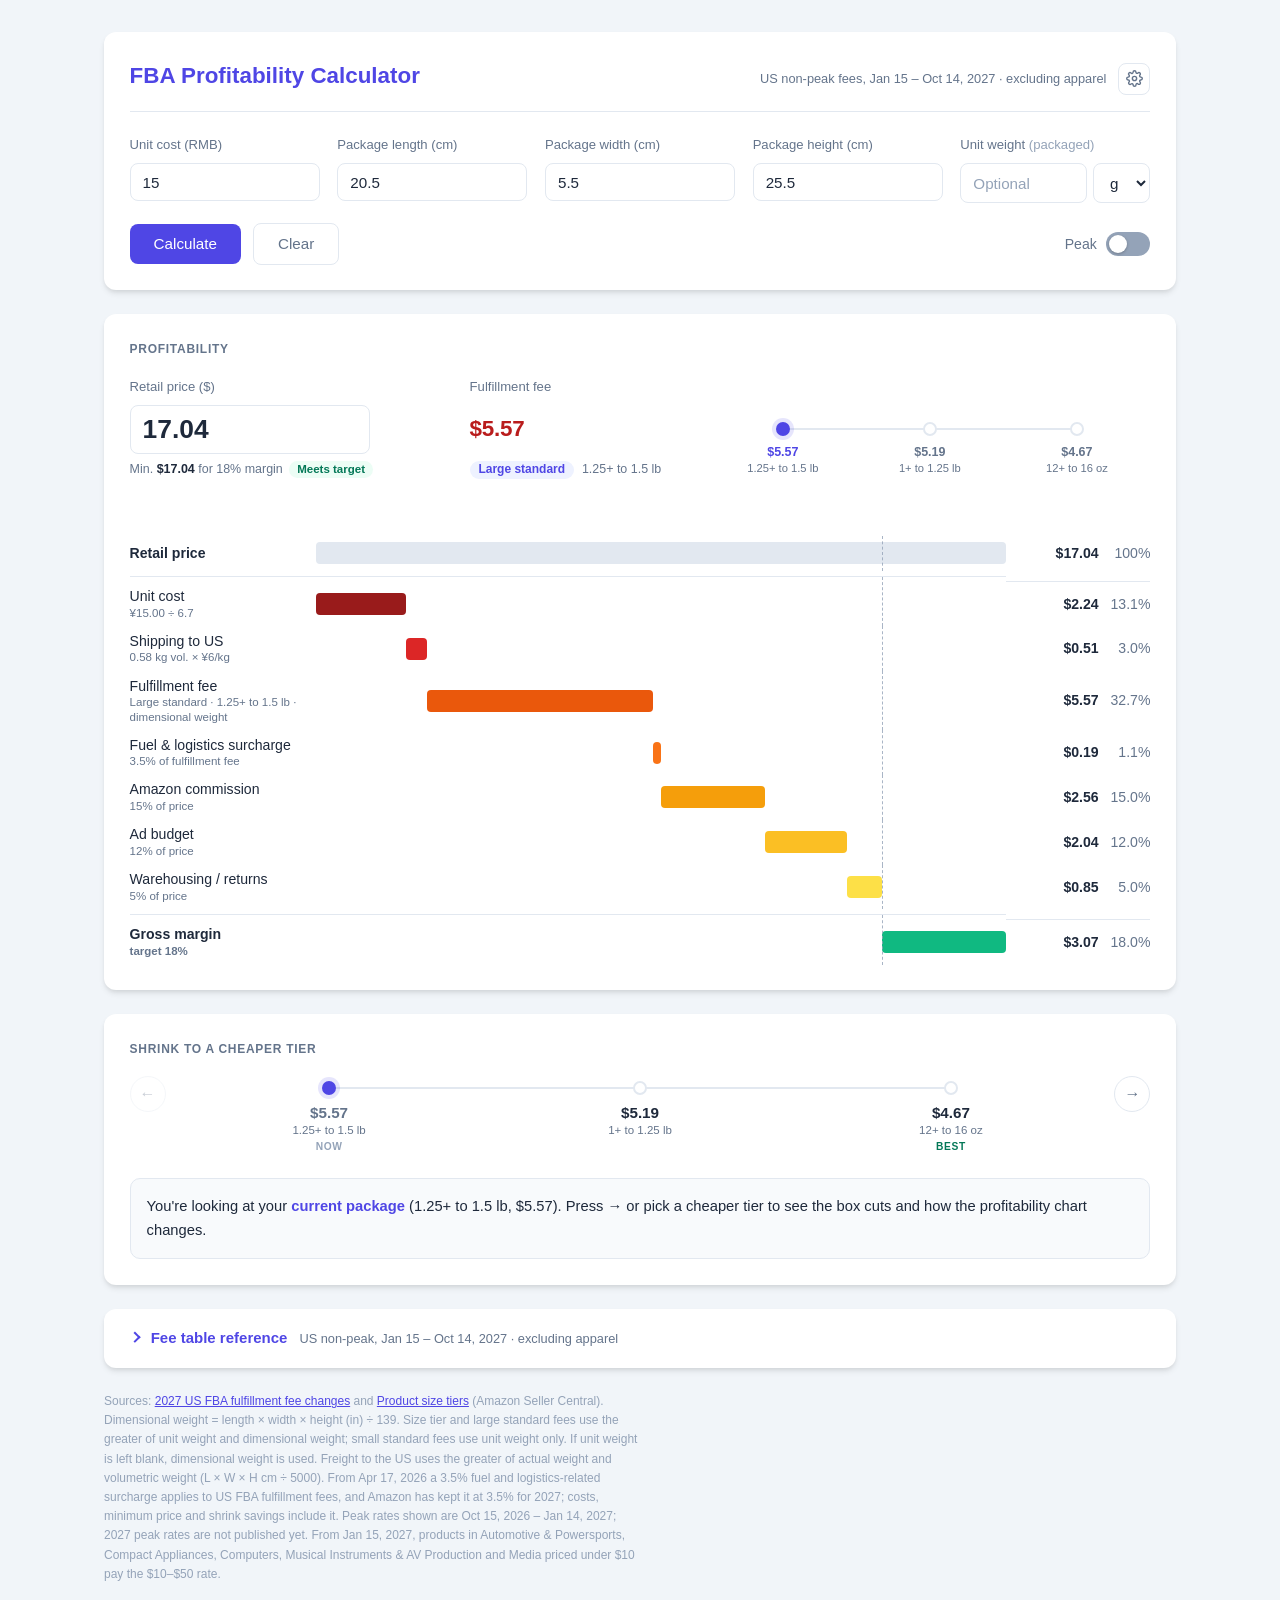
<file: Pricer_Updated.html>
<!doctype html><html><head><meta charset=utf8><meta name=viewport content="width=device-width,initial-scale=1,viewport-fit=cover"><style>:root{color-scheme:light;box-sizing:border-box;padding-top:env(safe-area-inset-top,0px);padding-bottom:env(safe-area-inset-bottom,0px)}html{scroll-padding-top:env(safe-area-inset-top,0px)}body{margin:0;padding:0;font:14px -apple-system,BlinkMacSystemFont,sans-serif;background:#faf9f5;color:#141413}img{max-width:100%}[hidden]:not([hidden=until-found i]){display:none!important}</style></head><body>
<title>FBA Fee Calculator</title>
<style>
/* Layout: one input card on top, then two result cards side by side (fee | tier-down cuts), stacking on narrow screens. Matches the FBA pricing calculator's look. */
:root{
  --primary:#4f46e5; --primary-dark:#4338ca; --on-primary:#ffffff; --secondary:#10b981; --cost:#b91c1c;
  --bg:#f1f5f9; --surface:#ffffff; --surface-2:#f8fafc; --tint:#eef2ff;
  --dark:#1e293b; --muted:#64748b; --faint:#94a3b8; --line:#e2e8f0; --line-soft:#f1f5f9;
  --warn-bg:#fffbeb; --warn-line:#fcd34d; --warn-text:#92400e;
  --good-bg:#ecfdf5; --good-text:#047857;
  --bad-bg:#fef2f2; --bad-text:#b91c1c;
  --focus:rgba(79,70,229,.14);
  --radius:12px;
  --shadow:0 4px 6px -1px rgba(0,0,0,.1),0 2px 4px -1px rgba(0,0,0,.06);
  --font:'Inter',-apple-system,BlinkMacSystemFont,'Segoe UI',Roboto,'Helvetica Neue',Arial,sans-serif;
}
@media (prefers-color-scheme: dark){
  :root:not([data-theme="light"]){
    --primary:#818cf8; --primary-dark:#a5b4fc; --on-primary:#0f172a; --secondary:#34d399; --cost:#f87171;
    --bg:#0f172a; --surface:#1e293b; --surface-2:#172235; --tint:#262a52;
    --dark:#e2e8f0; --muted:#94a3b8; --faint:#64748b; --line:#334155; --line-soft:#283548;
    --warn-bg:#2b2412; --warn-line:#a16207; --warn-text:#fcd34d;
    --good-bg:#06302a; --good-text:#6ee7b7;
    --bad-bg:#3a1a1d; --bad-text:#fca5a5;
    --focus:rgba(129,140,248,.28);
    --shadow:0 4px 8px -2px rgba(0,0,0,.45);
    color-scheme:dark;
  }
}
:root[data-theme="dark"]{
  --primary:#818cf8; --primary-dark:#a5b4fc; --on-primary:#0f172a; --secondary:#34d399; --cost:#f87171;
  --bg:#0f172a; --surface:#1e293b; --surface-2:#172235; --tint:#262a52;
  --dark:#e2e8f0; --muted:#94a3b8; --faint:#64748b; --line:#334155; --line-soft:#283548;
  --warn-bg:#2b2412; --warn-line:#a16207; --warn-text:#fcd34d;
  --good-bg:#06302a; --good-text:#6ee7b7;
  --bad-bg:#3a1a1d; --bad-text:#fca5a5;
  --focus:rgba(129,140,248,.28);
  --shadow:0 4px 8px -2px rgba(0,0,0,.45);
  color-scheme:dark;
}
*{box-sizing:border-box}
body{font-family:var(--font);background:var(--bg);color:var(--dark);line-height:1.6;margin:0;font-size:15px}
.container{max-width:1120px;margin:0 auto;padding-block:2rem;padding-inline:clamp(16px,3vw,1.5rem)}
.card{background:var(--surface);border-radius:var(--radius);box-shadow:var(--shadow);padding:1.6rem;min-width:0}
.card-header{display:flex;justify-content:space-between;align-items:baseline;flex-wrap:wrap;gap:.25rem 1rem;border-bottom:1px solid var(--line);padding-bottom:1rem;margin-bottom:1.25rem}
h1{font-size:1.4rem;font-weight:600;color:var(--primary);margin:0;text-wrap:balance}
.sub{font-size:.8rem;color:var(--muted)}

/* inputs */
.inputs{display:grid;grid-template-columns:repeat(auto-fit,minmax(170px,1fr));gap:1.1rem}
.label-row{display:flex;justify-content:space-between;align-items:center;gap:.5rem;margin-bottom:.35rem;min-height:1.6rem}
.form-label{display:block;font-size:.82rem;font-weight:500;color:var(--muted)}
.opt{color:var(--faint);font-weight:400}
.form-control{width:100%;padding:.6rem .75rem;border:1px solid var(--line);border-radius:8px;font-size:.95rem;font-family:inherit;background:var(--surface);color:var(--dark);font-variant-numeric:tabular-nums}
.form-control::placeholder{color:var(--faint)}
.form-control:focus{outline:none;border-color:var(--primary);box-shadow:0 0 0 3px var(--focus)}
.input-group{display:flex;gap:.4rem}
.input-group .form-control:first-child{flex:1;min-width:0}
.unit-select{width:auto;flex:none;padding-right:.4rem;cursor:pointer}
.unit-toggle{display:flex;border:1px solid var(--line);border-radius:6px;overflow:hidden}
.unit-toggle button{padding:.1rem .45rem;background:var(--surface);border:none;cursor:pointer;font-family:inherit;font-size:.72rem;color:var(--muted);transition:.15s}
.unit-toggle button+button{border-left:1px solid var(--line)}
.unit-toggle button.active{background:var(--primary);color:var(--on-primary);font-weight:600}
.unit-toggle button:focus-visible{outline:2px solid var(--primary);outline-offset:-2px}

.actions{display:flex;gap:.75rem;flex-wrap:wrap;margin-top:1.25rem;align-items:center}
.btn{display:inline-flex;align-items:center;gap:.4rem;padding:.7rem 1.5rem;border-radius:8px;font-weight:500;font-size:.95rem;font-family:inherit;cursor:pointer;border:none;transition:.2s}
.btn-primary{background:var(--primary);color:var(--on-primary)}
.btn-primary:hover{background:var(--primary-dark)}
.btn-ghost{background:var(--surface);color:var(--muted);border:1px solid var(--line)}
.btn-ghost:hover{border-color:var(--primary);color:var(--primary)}
.btn:focus-visible{outline:none;box-shadow:0 0 0 3px var(--focus)}
.season{margin-left:auto;display:flex;align-items:center;gap:.6rem}
.season-label{font-size:.88rem;font-weight:500;color:var(--muted);cursor:pointer;user-select:none}
.switch{position:relative;flex:none;width:44px;height:24px;padding:0;border:none;border-radius:999px;background:var(--faint);cursor:pointer;transition:background .2s}
.switch .knob{position:absolute;top:3px;left:3px;width:18px;height:18px;border-radius:50%;background:#fff;box-shadow:0 1px 3px rgba(0,0,0,.25);transition:transform .2s}
.switch[aria-checked="true"]{background:var(--primary)}
.switch[aria-checked="true"] .knob{transform:translateX(20px)}
.switch:focus-visible{outline:none;box-shadow:0 0 0 3px var(--focus)}
.error{font-size:.85rem;color:var(--bad-text);background:var(--bad-bg);border-radius:8px;padding:.5rem .75rem}

/* results */
.results{display:grid;grid-template-columns:minmax(0,1fr);gap:1.5rem;margin-top:1.5rem}
.section-label{font-size:.75rem;font-weight:600;letter-spacing:.06em;text-transform:uppercase;color:var(--muted);margin-bottom:.9rem}
.fee{font-size:2.4rem;font-weight:700;line-height:1.05;color:var(--cost);font-variant-numeric:tabular-nums;letter-spacing:-.02em}
.fee.none{color:var(--faint)}
.fee-sub{font-size:.85rem;color:var(--muted);margin-top:.35rem}
.fee-row{display:flex;flex-wrap:wrap;align-items:center;gap:1rem 3rem}
.stats{flex:1;min-width:0;display:grid;grid-template-columns:repeat(auto-fit,minmax(140px,1fr));gap:.75rem 2rem;margin:0;padding-left:3rem;border-left:1px solid var(--line)}
.stats dt{font-size:.78rem;color:var(--muted)}
.stats dd{margin:0;font-weight:600;font-variant-numeric:tabular-nums}
.stats dd small{color:var(--muted);font-weight:400}
@media (max-width:640px){.stats{padding-left:0;border-left:none;padding-top:1rem;border-top:1px solid var(--line);flex-basis:100%}}
.facts{display:grid;grid-template-columns:auto minmax(0,1fr);gap:.55rem 1.25rem;margin:1.4rem 0 0;padding-top:1.2rem;border-top:1px solid var(--line);font-size:.9rem}
.facts dt{color:var(--muted)}
.facts dd{margin:0;text-align:right;font-weight:500;font-variant-numeric:tabular-nums;overflow-wrap:anywhere}
.facts dd small{color:var(--muted);font-weight:400}
.pill{display:inline-block;font-size:.75rem;font-weight:600;border-radius:999px;padding:.05rem .55rem;background:var(--tint);color:var(--primary)}
.notes{display:flex;flex-direction:column;gap:.5rem;margin-top:1rem}
.note{font-size:.8rem;line-height:1.45;color:var(--warn-text);background:var(--warn-bg);border:1px solid var(--warn-line);border-radius:8px;padding:.45rem .65rem}
.note.info{color:var(--muted);background:var(--surface-2);border-color:var(--line)}

.target{display:grid;grid-template-columns:repeat(auto-fit,minmax(140px,1fr));gap:.75rem;background:var(--surface-2);border:1px solid var(--line);border-radius:10px;padding:.85rem 1rem}
.t-label{font-size:.75rem;color:var(--muted)}
.t-val{font-weight:600;font-variant-numeric:tabular-nums}
.save{display:inline-block;margin-left:.3rem;font-size:.75rem;font-weight:600;color:var(--good-text);background:var(--good-bg);border-radius:999px;padding:.05rem .5rem;white-space:nowrap}

.table-wrap{overflow-x:auto;margin-top:1.1rem}
table{width:100%;border-collapse:collapse;font-size:.9rem;min-width:420px}
thead th{background:var(--surface-2);color:var(--muted);font-weight:600;font-size:.76rem;text-align:left;padding:.6rem .7rem;border-bottom:2px solid var(--line);white-space:nowrap}
thead th.num,td.num{text-align:right}
tbody td.num{white-space:nowrap}
tbody td{padding:.7rem;border-bottom:1px solid var(--line-soft);font-variant-numeric:tabular-nums;vertical-align:middle}
td.cut{font-weight:700;color:var(--primary);white-space:nowrap}
td.cut.na{font-weight:400;color:var(--faint);white-space:normal;font-size:.82rem}
tr.all td{background:var(--tint)}
tr.all td:first-child{font-weight:600}
.side-name{font-weight:500}
.side-name small{display:block;color:var(--muted);font-weight:400;font-size:.75rem}
.hint{margin:1rem 0 0;font-size:.8rem;color:var(--muted)}
.empty-msg{font-size:.92rem;color:var(--dark);background:var(--surface-2);border:1px solid var(--line);border-radius:10px;padding:1rem}
.empty-msg strong{color:var(--primary)}
/* tier train */
.train-nav{display:flex;align-items:flex-start;gap:.5rem;margin-bottom:1.1rem}
.arrow{flex:none;width:36px;height:36px;margin-top:.15rem;border-radius:50%;border:1px solid var(--line);background:var(--surface);color:var(--muted);cursor:pointer;font-size:1rem;font-family:inherit;display:grid;place-items:center;transition:.15s}
.arrow:hover:not(:disabled){border-color:var(--primary);color:var(--primary)}
.arrow:disabled{opacity:.35;cursor:default}
.arrow:focus-visible{outline:none;box-shadow:0 0 0 3px var(--focus);border-color:var(--primary)}
.train-scroll{position:relative;flex:1;min-width:0;overflow-x:auto;scrollbar-width:thin}
.train{display:flex;list-style:none;margin:0;padding:0}
.train li{position:relative;flex:1 0 96px;display:flex;justify-content:center}
.train li+li::before{content:'';position:absolute;top:calc(.5rem + 6px);right:50%;width:100%;height:2px;background:var(--line)}
.train li.passed+li.passed::before{background:var(--primary)}
.stop{position:relative;z-index:1;display:flex;flex-direction:column;align-items:center;gap:.05rem;padding:.5rem .3rem .25rem;background:none;border:none;border-radius:8px;font:inherit;color:inherit;text-align:center}
button.stop{cursor:pointer}
button.stop:focus-visible{outline:2px solid var(--primary);outline-offset:-2px}
.dot{width:14px;height:14px;border-radius:50%;border:2px solid var(--line);background:var(--surface);margin-bottom:.4rem;transition:.15s}
button.stop:hover .dot{border-color:var(--primary)}
.train li.passed .dot{border-color:var(--primary)}
.train li.now .dot{background:var(--faint);border-color:var(--faint)}
.train li.sel .dot{background:var(--primary);border-color:var(--primary);box-shadow:0 0 0 4px var(--focus)}
.s-fee{font-weight:700;font-size:.95rem;font-variant-numeric:tabular-nums;line-height:1.3}
.train li.sel .s-fee{color:var(--primary)}
.train li.now .s-fee{color:var(--muted)}
.s-tier{font-size:.72rem;color:var(--muted);white-space:nowrap;line-height:1.3}
.s-tag{font-size:.64rem;font-weight:600;letter-spacing:.06em;text-transform:uppercase;color:var(--faint);min-height:1.1rem}
.train li.best .s-tag{color:var(--good-text)}
/* fee reference table */
details.ref{padding:0}
details.ref summary{cursor:pointer;list-style:none;display:flex;flex-wrap:wrap;align-items:baseline;gap:.25rem .75rem;padding:1.1rem 1.6rem;font-weight:600;color:var(--primary);user-select:none}
details.ref summary::-webkit-details-marker{display:none}
details.ref summary>span:first-child::before{content:'';display:inline-block;width:.42em;height:.42em;border-right:2px solid currentColor;border-bottom:2px solid currentColor;transform:rotate(-45deg);margin:0 .7rem .12em .1rem;transition:transform .2s}
details.ref[open] summary>span:first-child::before{transform:rotate(45deg)}
details.ref summary:focus-visible{outline:2px solid var(--primary);outline-offset:-2px;border-radius:var(--radius)}
.ref-sub{font-size:.8rem;font-weight:400;color:var(--muted)}
.ref-wrap{margin:0 1.6rem;border-top:1px solid var(--line);padding-top:1rem}
details.ref .hint{margin:.75rem 1.6rem 1.4rem}
table.fees td{padding:.5rem .7rem}
table.fees td.tier{font-weight:600;vertical-align:top;border-right:1px solid var(--line-soft);white-space:nowrap}
table.fees td.wt{white-space:nowrap;color:var(--muted)}
table.fees th.cur-col{color:var(--primary)}
table.fees tr.cur td:not(.tier){background:var(--tint)}
table.fees tr.cur td.wt{color:var(--dark);font-weight:600;box-shadow:inset 3px 0 0 var(--primary)}
table.fees td.cur-cell{font-weight:700;color:var(--cost)}
.foot a{color:var(--primary)}
.foot{font-size:.75rem;color:var(--faint);margin:1.5rem 0 0;max-width:80ch}
/* settings */
.head-right{display:flex;align-items:center;gap:.75rem;margin-left:auto}
.gear-wrap{position:relative}
.gear{width:32px;height:32px;border-radius:8px;border:1px solid var(--line);background:var(--surface);color:var(--muted);cursor:pointer;display:grid;place-items:center;transition:.15s}
.gear:hover,.gear[aria-expanded="true"]{border-color:var(--primary);color:var(--primary)}
.gear:focus-visible{outline:none;box-shadow:0 0 0 3px var(--focus)}
.settings{position:absolute;right:0;top:calc(100% + 8px);z-index:20;width:300px;max-width:calc(100vw - 32px);background:var(--surface);border:1px solid var(--line);border-radius:10px;box-shadow:0 10px 25px -5px rgba(0,0,0,.18);padding:1rem}
.settings h2{font-size:.75rem;font-weight:600;letter-spacing:.06em;text-transform:uppercase;color:var(--muted);margin:0 0 .75rem}
.set-grid{display:grid;grid-template-columns:minmax(0,1fr) 92px;gap:.5rem .75rem;align-items:center}
.set-grid label{font-size:.85rem;color:var(--dark)}
.set-grid .form-control{padding:.35rem .5rem;font-size:.88rem;text-align:right}
.set-foot{display:flex;justify-content:space-between;align-items:center;margin-top:.85rem;padding-top:.75rem;border-top:1px solid var(--line);font-size:.75rem;color:var(--faint)}
.linkbtn{background:none;border:none;padding:0;font:inherit;font-size:.8rem;color:var(--primary);cursor:pointer}
.linkbtn:hover{text-decoration:underline}

/* profitability */
.profit-top{display:flex;flex-wrap:wrap;align-items:flex-start;gap:1rem 2.5rem;margin-bottom:1.5rem}
.price-box{width:auto;min-width:300px}
.price-box .form-control{width:240px}
.price-box .price-cap{flex-wrap:nowrap;white-space:nowrap}
.kpis{margin-top:1.75rem}
@media (max-width:560px){.kpis{margin-top:0} .price-box .form-control{width:100%} .price-box .price-cap{flex-wrap:wrap}}
.price-box .form-control{font-size:1.65rem;font-weight:700;padding:0 .75rem;height:3.1rem}
.price-cap{display:flex;flex-wrap:wrap;align-items:center;gap:.15rem .4rem;margin-top:.4rem;font-size:.78rem;color:var(--muted);line-height:1.4}
.price-cap b{color:var(--dark);font-weight:600;font-variant-numeric:tabular-nums}
.price-cap .status{margin-left:0}
.price-cap .linkbtn{font-size:.78rem}
.kpis{display:flex;flex-wrap:wrap;align-items:flex-start;gap:1rem 3rem;margin-top:0!important}
.fs-label{font-size:.82rem;font-weight:500;color:var(--muted);white-space:nowrap;min-height:1.6rem;margin-bottom:.35rem;display:flex;align-items:center}
.fs-num{position:relative;cursor:help;outline:none}
.fs-num:focus-visible{box-shadow:0 0 0 3px var(--focus);border-radius:4px}
.fs-tip{position:absolute;left:calc(100% + 10px);top:50%;transform:translateY(-50%);z-index:10;display:none;flex-direction:column;gap:.1rem;white-space:nowrap;font-size:.78rem;font-weight:500;letter-spacing:0;line-height:1.4;color:var(--dark);background:var(--surface);border:1px solid var(--line);border-radius:8px;box-shadow:0 8px 20px -6px rgba(0,0,0,.2);padding:.3rem .6rem}
.fs-tip span{color:var(--muted);font-weight:400}
.fs-num:hover .fs-tip,.fs-num:focus .fs-tip{display:flex}
.fs-fee{font-size:1.4rem;font-weight:700;line-height:1.2;color:var(--cost);font-variant-numeric:tabular-nums;letter-spacing:-.01em;min-height:3.1rem;display:flex;align-items:center}
.fs-sub{display:flex;flex-wrap:wrap;align-items:center;gap:.15rem .5rem;margin-top:.4rem;font-size:.78rem;color:var(--muted);line-height:1.4;white-space:nowrap}
.train.mini{flex:1 1 400px;min-width:0;max-width:600px;margin-left:.5rem;margin-top:calc(1.95rem + 1.55rem - .5rem - 7px)}
@media (max-width:900px){.train.mini{margin-left:0}}
@media (max-width:560px){.train.mini{margin-top:0;flex-basis:100%}}
.kpis{flex:1 1 auto;min-width:0;column-gap:2.5rem!important}
.train.mini li{flex:1 0 90px}
.train.mini .s-tag{display:none}
.train.mini .s-tier{font-size:.7rem}
.train.mini .s-fee{font-size:.78rem;font-weight:600;color:var(--muted)}
.train.mini li.sel .s-fee{color:var(--primary)}
.kpi dt{font-size:.78rem;color:var(--muted)}
.kpi dd{margin:0;font-size:1.25rem;font-weight:700;font-variant-numeric:tabular-nums;line-height:1.3}
.kpi dd small{font-size:.8rem;font-weight:500;color:var(--muted)}
.kpi .good{color:var(--good-text)} .kpi .bad{color:var(--bad-text)}
.c-val.neg b{color:var(--bad-text)}
.status{display:inline-block;font-size:.72rem;font-weight:600;border-radius:999px;padding:.05rem .5rem;margin-left:.35rem;vertical-align:middle}
.status.ok{background:var(--good-bg);color:var(--good-text)}
.status.no{background:var(--bad-bg);color:var(--bad-text)}
.chart{display:grid;grid-template-columns:minmax(120px,186px) minmax(0,1fr) 144px;column-gap:0;grid-auto-flow:row dense;font-size:.88rem}
.chart .row{display:contents}
.c-label,.c-val,.c-track{padding:.4rem 0}
.c-label{line-height:1.25;align-self:center;padding-right:1rem}
.c-label small{display:block;color:var(--muted);font-size:.72rem}
.c-val{padding-left:1rem;text-align:right;font-variant-numeric:tabular-nums;white-space:nowrap;align-self:center}
.c-val b{font-weight:600}
.c-val span{color:var(--muted);display:inline-block;min-width:3.4em}
.c-track{position:relative;align-self:stretch;display:flex;align-items:center}
.c-track::after{content:'';position:absolute;top:0;bottom:0;left:var(--t,0);border-left:1.5px dashed var(--faint);opacity:.8;pointer-events:none}
.bar{position:absolute;height:22px;border-radius:4px;min-width:2px}
.row.price .c-label,.row.price .c-val b{font-weight:700}
.row.price .bar{background:var(--line)}
.row.margin .c-label{font-weight:600}
.row.sep>*{border-top:1px solid var(--line);margin-top:.3rem;padding-top:.7rem}
.t-tag{position:absolute;top:-1.15rem;left:var(--t,0);transform:translateX(-50%);font-size:.68rem;color:var(--muted);white-space:nowrap}
.chart-wrap{position:relative;padding-top:1.1rem}
.scen{display:flex;flex-wrap:wrap;justify-content:space-between;align-items:center;gap:.4rem 1rem;font-size:.85rem;color:var(--dark);background:var(--tint);border:1px solid var(--line);border-left:3px solid var(--primary);border-radius:8px;padding:.55rem .8rem;margin-bottom:1rem}
.chart-foot{margin:1rem 0 0;font-size:.78rem;color:var(--muted)}
@media (max-width:560px){
  .chart{grid-template-columns:minmax(0,1fr) auto}
  .c-label{grid-column:1} .c-val{grid-column:2}
  .c-track{grid-column:1 / -1;height:26px;padding:0}
  .c-label,.c-val{padding:.5rem 0 .15rem}
  .row.sep>.c-track{border-top:none;margin-top:0;padding-top:0}
  .price-box{width:100%}
  .t-tag{display:none}
}
@media (prefers-reduced-motion:reduce){*{transition:none!important}}
</style>

<div class="container">
  <div class="card">
    <div class="card-header">
      <h1>FBA Profitability Calculator</h1>
      <div class="head-right">
        <span class="sub" id="seasonSub">US non-peak fees, Jan 15 – Oct 14, 2027 · excluding apparel</span>
        <div class="gear-wrap">
          <button type="button" class="gear" id="gearBtn" aria-label="Assumptions" aria-expanded="false" aria-controls="settings" title="Assumptions">
            <svg width="17" height="17" viewBox="0 0 24 24" fill="none" stroke="currentColor" stroke-width="2" stroke-linecap="round" stroke-linejoin="round" aria-hidden="true"><circle cx="12" cy="12" r="3"/><path d="M19.4 15a1.65 1.65 0 0 0 .33 1.82l.06.06a2 2 0 1 1-2.83 2.83l-.06-.06a1.65 1.65 0 0 0-1.82-.33 1.65 1.65 0 0 0-1 1.51V21a2 2 0 1 1-4 0v-.09A1.65 1.65 0 0 0 9 19.4a1.65 1.65 0 0 0-1.82.33l-.06.06a2 2 0 1 1-2.83-2.83l.06-.06A1.65 1.65 0 0 0 4.68 15a1.65 1.65 0 0 0-1.51-1H3a2 2 0 1 1 0-4h.09A1.65 1.65 0 0 0 4.6 9a1.65 1.65 0 0 0-.33-1.82l-.06-.06a2 2 0 1 1 2.83-2.83l.06.06A1.65 1.65 0 0 0 9 4.68a1.65 1.65 0 0 0 1-1.51V3a2 2 0 1 1 4 0v.09a1.65 1.65 0 0 0 1 1.51 1.65 1.65 0 0 0 1.82-.33l.06-.06a2 2 0 1 1 2.83 2.83l-.06.06A1.65 1.65 0 0 0 19.4 9a1.65 1.65 0 0 0 1.51 1H21a2 2 0 1 1 0 4h-.09a1.65 1.65 0 0 0-1.51 1z"/></svg>
          </button>
          <div class="settings" id="settings" hidden>
            <h2>Assumptions</h2>
            <div class="set-grid" id="setGrid"></div>
            <div class="set-foot"><span>Saved in this browser</span><button type="button" class="linkbtn" id="resetSet">Reset defaults</button></div>
          </div>
        </div>
      </div>
    </div>

    <form id="form" class="inputs" novalidate>
      <div>
        <div class="label-row"><label class="form-label" for="unitRmb">Unit cost (RMB)</label></div>
        <input type="number" step="any" min="0" id="unitRmb" class="form-control" value="15">
      </div>
      <div>
        <div class="label-row"><label class="form-label" for="len">Package length (cm)</label></div>
        <input type="number" step="any" min="0" id="len" class="form-control" value="20.5">
      </div>
      <div>
        <div class="label-row"><label class="form-label" for="wid">Package width (cm)</label></div>
        <input type="number" step="any" min="0" id="wid" class="form-control" value="5.5">
      </div>
      <div>
        <div class="label-row"><label class="form-label" for="hgt">Package height (cm)</label></div>
        <input type="number" step="any" min="0" id="hgt" class="form-control" value="25.5">
      </div>
      <div>
        <div class="label-row"><label class="form-label" for="wt">Unit weight <span class="opt">(packaged)</span></label></div>
        <div class="input-group">
          <input type="number" step="any" min="0" id="wt" class="form-control" placeholder="Optional">
          <select id="wtUnit" class="form-control unit-select" aria-label="Weight unit">
            <option value="g" selected>g</option><option value="kg">kg</option><option value="oz">oz</option><option value="lb">lb</option>
          </select>
        </div>
      </div>
      <button type="submit" hidden></button>
    </form>

    <div class="actions">
      <button type="button" class="btn btn-primary" id="calcBtn">Calculate</button>
      <button type="button" class="btn btn-ghost" id="clearBtn">Clear</button>
      <div class="season">
        <label class="season-label" id="seasonLabel" for="seasonSwitch">Peak</label>
        <button type="button" class="switch" id="seasonSwitch" role="switch" aria-checked="false" aria-labelledby="seasonLabel" title="Peak fees: Oct 15 – Jan 14"><span class="knob"></span></button>
      </div>
    </div>
    <div class="error" id="error" hidden style="margin-top:1rem"></div>
  </div>

  <div class="results" id="results">
    <section class="card" id="profitCard">
      <div class="section-label">Profitability</div>
      <div class="profit-top">
        <div class="price-box">
          <div class="label-row"><label class="form-label" for="price">Retail price ($)</label></div>
          <input type="number" step="0.01" min="0" id="price" class="form-control">
          <div class="price-cap" id="priceCap" hidden></div>
        </div>
        <dl class="kpis" id="kpis"></dl>
      </div>
      <div id="chartBox" aria-live="polite"></div>
    </section>
    <section class="card" id="improveCard" aria-live="polite"></section>
    <details class="card ref" id="refTable">
      <summary><span>Fee table reference</span><span class="ref-sub" id="refSub">US non-peak, Jan 15 – Oct 14, 2027 · excluding apparel</span></summary>
      <div class="table-wrap ref-wrap"><table class="fees" id="feeTable"></table></div>
      <p class="hint">Amazon's published base rates. The fuel and logistics-related surcharge (3.5% of the fee since Apr 17, 2026 and unchanged for 2027; adjustable in Assumptions) is added on top in the profitability and savings figures. Your current tier is highlighted.</p>
    </details>
  </div>

  <p class="foot">Sources: <a href="https://sellercentral.amazon.com/help/hub/reference/external/GABBX6GZPA8MSZGW" target="_blank" rel="noopener">2027 US FBA fulfillment fee changes</a> and <a href="https://sellercentral.amazon.com/help/hub/reference/external/GG5KW835AHDJCH8W" target="_blank" rel="noopener">Product size tiers</a> (Amazon Seller Central). Dimensional weight = length × width × height (in) ÷ 139. Size tier and large standard fees use the greater of unit weight and dimensional weight; small standard fees use unit weight only. If unit weight is left blank, dimensional weight is used. Freight to the US uses the greater of actual weight and volumetric weight (L × W × H cm ÷ 5000). From Apr 17, 2026 a 3.5% fuel and logistics-related surcharge applies to US FBA fulfillment fees, and Amazon has kept it at 3.5% for 2027; costs, minimum price and shrink savings include it. Peak rates shown are Oct 15, 2026 – Jan 14, 2027; 2027 peak rates are not published yet. From Jan 15, 2027, products in Automotive &amp; Powersports, Compact Appliances, Computers, Musical Instruments &amp; AV Production and Media priced under $10 pay the $10–$50 rate.</p>
</div>

<script>
(function(){
  const EPS = 1e-6;
  const OZ_PER = { oz:1, lb:16, kg:35.27396195, g:0.03527396195 };

  // Fee season. Peak runs Oct 15 – Jan 14.
  const SEASONS = {
    nonpeak:{ name:'non-peak', range:'Jan 15 – Oct 14, 2027' },
    peak:   { name:'peak',     range:'Oct 15, 2026 – Jan 14, 2027' }
  };
  let SEASON = 'nonpeak';   // Peak switch starts off

  // `fees` / `over` always return the rates for the selected SEASON.
  const TIERS = {
    small: {
      name:'Small standard',
      limits:[2,4,6,8,10,12,14,16],
      labels:['2 oz or less','2+ to 4 oz','4+ to 6 oz','6+ to 8 oz','8+ to 10 oz','10+ to 12 oz','12+ to 14 oz','14+ to 16 oz'],
      feesBy:{
        nonpeak:{
          low: [2.64,2.72,2.80,2.83,2.87,2.92,2.96,2.99],
          mid: [3.75,3.78,3.92,3.97,4.06,4.16,4.30,4.32],
          high:[4.31,4.34,4.47,4.53,4.62,4.73,4.85,4.88]
        },
        peak:{
          low: [2.62,2.68,2.76,2.86,2.98,3.03,3.14,3.17],
          mid: [3.51,3.61,3.65,3.74,3.89,3.99,4.13,4.18],
          high:[3.77,3.87,3.91,4.00,4.15,4.25,4.39,4.44]
        }
      },
      get fees(){ return this.feesBy[SEASON]; }
    },
    large: {
      name:'Large standard',
      limits:[4,8,12,16,20,24,28,32,36,40,44,48],
      labels:['4 oz or less','4+ to 8 oz','8+ to 12 oz','12+ to 16 oz','1+ to 1.25 lb','1.25+ to 1.5 lb','1.5+ to 1.75 lb','1.75+ to 2 lb','2+ to 2.25 lb','2.25+ to 2.5 lb','2.5+ to 2.75 lb','2.75+ to 3 lb'],
      feesBy:{
        nonpeak:{
          low: [2.91,3.13,3.38,3.78,4.22,4.60,4.75,5.00,5.10,5.28,5.44,5.85],
          mid: [3.79,4.01,4.26,4.67,5.19,5.57,5.72,5.98,6.08,6.26,6.42,6.85],
          high:[4.35,4.57,4.83,5.23,5.75,6.14,6.29,6.54,6.64,6.83,6.99,7.41]
        },
        peak:{
          low: [3.15,3.39,3.66,4.07,4.52,4.91,5.07,5.33,5.47,5.67,5.84,6.26],
          mid: [3.97,4.21,4.48,4.89,5.34,5.73,5.89,6.15,6.29,6.49,6.66,7.08],
          high:[4.23,4.47,4.74,5.15,5.60,5.99,6.15,6.41,6.55,6.75,6.92,7.34]
        }
      },
      overBy:{                                   // + $0.08 per 4 oz above 3 lb, up to 20 lb (both seasons)
        nonpeak:{ low:6.15, mid:7.16, high:7.73 },
        peak:   { low:6.69, mid:7.51, high:7.77 }
      },
      get fees(){ return this.feesBy[SEASON]; },
      get over(){ return this.overBy[SEASON]; },
      maxOz:320
    }
  };
  const BAND_LABEL = { low:'Under $10', mid:'$10–$50', high:'Over $50' };

  const fmtLb = v => String(+v.toFixed(2));
  const money = v => '$' + v.toFixed(2);
  const oz2 = v => v.toFixed(2) + ' oz';
  const lb3 = v => (v/16).toFixed(2) + ' lb';
  const ceil2 = v => Math.ceil(v*100 - 1e-7)/100;

  function overLabel(n){ return fmtLb(3+(n-1)/4) + '+ to ' + fmtLb(3+n/4) + ' lb'; }

  // Weight band for a shipping weight (oz). Returns current fee and the next band down.
  function bandOf(tierKey, oz, pb){
    const T = TIERS[tierKey];
    for (let i=0;i<T.limits.length;i++){
      if (oz <= T.limits[i] + EPS){
        return {
          label:T.labels[i], fee:T.fees[pb][i],
          lower: i===0 ? null : { oz:T.limits[i-1], label:T.labels[i-1], fee:T.fees[pb][i-1] }
        };
      }
    }
    if (tierKey==='large' && oz <= T.maxOz + EPS){
      const n = Math.ceil((oz-48)/4 - EPS);
      const fee = T.over[pb] + n*0.08;
      const lower = n===1
        ? { oz:48, label:T.labels[11], fee:T.fees[pb][11] }
        : { oz:48+(n-1)*4, label:overLabel(n-1), fee:T.over[pb] + (n-1)*0.08 };
      return { label:overLabel(n), fee, lower };
    }
    return null;
  }

  // Dimensional weight in oz. (Amazon's 2 in minimum width/height applies only to bulky and extra-large tiers, not standard.)
  function dimOz(cm){
    return cm[0]*cm[1]*cm[2]/Math.pow(2.54,3)/139*16;
  }
  function rawDimOz(cm){ return cm[0]*cm[1]*cm[2]/Math.pow(2.54,3)/139*16; }

  // Smallest reduction x in [0, hi] with fn(x) <= target (fn non-increasing). null if unreachable.
  function solve(fn, hi, target){
    if (hi <= 0 || fn(hi) > target + EPS) return null;
    let lo = 0;
    for (let k=0;k<80;k++){ const mid=(lo+hi)/2; if (fn(mid) <= target + EPS) hi = mid; else lo = mid; }
    return hi;
  }

  function priceBand(p){
    if (!(p >= 0) || isNaN(p)) return { key:'mid', defaulted:true };
    if (p < 10) return { key:'low', defaulted:false };
    if (p <= 50) return { key:'mid', defaulted:false };
    return { key:'high', defaulted:false };
  }

  function compute(dims, unitOz, price){
    const inch = dims.map(c=>c/2.54).sort((a,b)=>b-a);
    const [l,m,s] = inch;
    const pb = priceBand(price);
    const notes = [];
    const fitsSmall = l<=15+EPS && m<=12+EPS && s<=0.75+EPS;
    const fitsLarge = l<=18+EPS && m<=14+EPS && s<=8+EPS;
    const dim = dimOz(dims);
    let tier, shipOz, basis;

    if (fitsSmall && (unitOz==null || unitOz <= 16+EPS)){
      tier='small';
      if (unitOz==null){
        shipOz = rawDimOz(dims); basis='Estimate (no weight entered)';
        notes.push({warn:true, text:'Small standard fees are billed on actual weight. This estimate uses dimensional weight instead.'});
      } else { shipOz = unitOz; basis='Unit weight'; }
    } else if (fitsLarge){
      tier='large';
      shipOz = Math.max(unitOz ?? 0, dim);
      basis = (unitOz!=null && unitOz > dim) ? 'Unit weight' : 'Dimensional weight';
      if (shipOz > TIERS.large.maxOz + EPS) tier = null;
    } else tier = null;


    if (!tier){
      return { tier:null, inch, dim, unitOz, notes };
    }
    const band = bandOf(tier, shipOz, pb.key);
    return { tier, inch, dim, unitOz, shipOz, basis, band, pb:pb.key, notes, price: pb.defaulted || !(price > 0) ? null : price };
  }

  /* ---------- rendering ---------- */
  const improveCard = document.getElementById('improveCard');
  const errBox = document.getElementById('error');
  const sideNames = ['Length','Width','Height'];


  const SEC_LABEL = 'Shrink to a cheaper tier';
  function msg(html){ return `<div class="section-label">${SEC_LABEL}</div><div class="empty-msg">${html}</div>`; }
  const fitsSmallDims = cm => { const s = cm.map(c=>c/2.54).sort((a,b)=>b-a); return s[0]<=15+EPS && s[1]<=12+EPS && s[2]<=0.75+EPS; };

  // Tiers below the current one, down to the last one you can actually reach, capped at MAX_STEPS
  // (going more than two tiers down is rarely feasible in practice).
  const MAX_STEPS = 2;
  function buildSteps(r, dims){
    const steps = []; let stop = null; let b = r.band;
    while (b.lower && steps.length < MAX_STEPS){
      const tgt = b.lower.oz;
      const step = { oz:tgt, label:b.lower.label, fee:b.lower.fee };
      if (r.tier==='small'){
        if (r.unitOz==null){ step.kind='noweight'; steps.push(step); break; }
        step.kind='weight'; step.weightCut = r.unitOz - tgt;
      } else {
        if (r.unitOz!=null && r.unitOz > tgt + EPS){
          if (!steps.length){ step.kind='weightbound'; step.weightCut = r.unitOz - tgt; steps.push(step); }
          else stop = 'weight';
          break;
        }
        step.sides = dims.map((d,i)=> solve(c => dimOz(dims.map((v,j)=> j===i ? v-c : v)), d-0.01, tgt));
        step.all = solve(c => dimOz(dims.map(v=>v-c)), Math.min(...dims)-0.01, tgt);
        if (step.sides.every(x=>x==null) && step.all==null){
          if (!steps.length){ step.kind='unreachable'; steps.push(step); }
          else stop = 'floor';
          break;
        }
        step.kind='box';
      }
      steps.push(step);
      b = bandOf(r.tier, tgt, r.pb);
    }
    return { steps, stop };
  }

  let S = null; // { r, dims, steps, stop, sel }   sel = -1 means "Now" (current package)

  // The tier picked in the train, if it's one reached by shrinking the box. Drives the profitability chart.
  function scenario(){
    if (!S || S.sel < 0) return null;
    const st = S.steps[S.sel];
    return st && st.kind==='box' ? st : null;
  }

  function renderImprove(r, dims){
    S = null;
    if (!r.tier){ improveCard.innerHTML = msg('Shrink suggestions are only available for small and large standard packages.'); return; }
    if (r.tier==='small'){ improveCard.innerHTML = msg('Small standard fees are billed on actual weight, so a smaller box won\'t lower the fee.'); return; }
    if (!r.band.lower){ improveCard.innerHTML = msg(`You're already in the lowest weight tier for ${TIERS[r.tier].name.toLowerCase()} (<strong>${r.band.label}</strong>).`); return; }
    const { steps, stop } = buildSteps(r, dims);
    S = { r, dims, steps, stop, sel:-1 };
    drawImprove();
  }

  function cutTable(step, dims, r){
    const smallTag = cm => (r.unitOz==null || r.unitOz<=16+EPS) && fitsSmallDims(cm) ? '<small style="display:block;color:var(--warn-text);font-size:.72rem;font-weight:400">Would fit small standard size</small>' : '';
    const rows = dims.map((d,i)=>{
      const x = step.sides[i];
      if (x==null) return `<tr><td><span class="side-name">${sideNames[i]}</span></td><td class="num">${d} cm</td><td class="cut na" colspan="2">Not reachable with this side alone.</td></tr>`;
      const c = ceil2(x);
      const nd = dims.map((v,j)=> j===i ? v-c : v);
      return `<tr><td><span class="side-name">${sideNames[i]}</span></td><td class="num">${d} cm</td><td class="num cut">−${c.toFixed(2)} cm</td><td class="num">${(d-c).toFixed(2)} cm${smallTag(nd)}</td></tr>`;
    }).join('');
    let allRow;
    if (step.all==null){
      allRow = `<tr class="all"><td>All three sides</td><td class="num">—</td><td class="cut na" colspan="2">Not reachable.</td></tr>`;
    } else {
      const c = ceil2(step.all);
      const nd = dims.map(v=>v-c);
      allRow = `<tr class="all"><td>All three sides<small style="display:block;color:var(--muted);font-weight:400;font-size:.75rem">same cut on each</small></td><td class="num">—</td><td class="num cut">−${c.toFixed(2)} cm each</td><td class="num">${nd.map(v=>v.toFixed(2)).join(' × ')}${smallTag(nd)}</td></tr>`;
    }
    return `
      <div class="table-wrap">
        <table>
          <thead><tr><th>Side</th><th class="num">Now</th><th class="num">Minimum cut</th><th class="num">New size (cm)</th></tr></thead>
          <tbody>${rows}${allRow}</tbody>
        </table>
      </div>`;
  }

  // Tier-line stops (Now + cheaper tiers). Shared by the shrink section and the mini line next to the retail price.
  function trainNodes(){
    const { r, steps, sel } = S;
    const last = steps.length - 1;
    const bestOk = ['box','weight'].includes(steps[last].kind);
    return [`<li class="now passed${sel===-1?' sel':''}"><button type="button" class="stop" data-i="-1" aria-current="${sel===-1}" aria-label="Current tier, ${r.band.label}, ${money(r.band.fee)}"><span class="dot"></span><span class="s-fee">${money(r.band.fee)}</span><span class="s-tier">${r.band.label}</span><span class="s-tag">Now</span></button></li>`]
      .concat(steps.map((s,i)=>{
        const cls = [i<=sel?'passed':'', i===sel?'sel':'', (i===last && bestOk)?'best':''].join(' ');
        const tag = (i===last && bestOk) ? 'Best' : '';
        return `<li class="${cls}"><button type="button" class="stop" data-i="${i}" aria-current="${i===sel}" aria-label="${s.label}, ${money(s.fee)}"><span class="dot"></span><span class="s-fee">${money(s.fee)}</span><span class="s-tier">${s.label}</span><span class="s-tag">${tag}</span></button></li>`;
      })).join('');
  }

  function drawImprove(focusSel){
    const { r, dims, steps, stop, sel } = S;
    const step = steps[sel];
    const last = steps.length - 1;
    const nodes = trainNodes();

    let body;
    if (sel===-1) body = '';
    else if (step.kind==='noweight') body = `<div class="empty-msg">Small standard fees are billed on actual weight, so a smaller box won't lower the fee.</div>`;
    else if (step.kind==='weight') body = `<div class="empty-msg">Small standard fees use unit weight only, so a smaller box won't change the fee. Cut at least <strong>${oz2(step.weightCut)}</strong> of product or packaging weight to reach this tier.</div>`;
    else if (step.kind==='weightbound') body = `<div class="empty-msg">Your unit weight (${oz2(r.unitOz)}) is already above ${oz2(step.oz)}, so shrinking the box can't drop the tier. You'd need to cut at least <strong>${oz2(step.weightCut)}</strong> of weight.</div>`;
    else if (step.kind==='unreachable') body = `<div class="empty-msg">Shrinking the box can't reach this tier.</div>`;
    else body = cutTable(step, dims, r);

    let endNote = '';
    if (sel===last && stop==='weight') endNote = ` Lower tiers need a lighter package: your unit weight is ${oz2(r.unitOz)}.`;
    else if (sel===last && stop==='floor') endNote = ` Lower tiers can't be reached by shrinking the box.`;
    const hint = sel===-1 ? '' : step.kind==='box'
      ? `<p class="hint">Cuts are rounded up to 0.01 cm and put you exactly at the tier line. Amazon measures the box itself, so leave a few millimetres of margin.${endNote}</p>`
      : (endNote ? `<p class="hint">${endNote.trim()}</p>` : '');

    // Savings at the selected tier: fee drop plus the cheaper sea/air freight of the smaller box.
    let detail;
    if (sel===-1){
      detail = `<div class="empty-msg">You're looking at your <strong>current package</strong> (${r.band.label}, ${money(r.band.fee)}). Press → or pick a cheaper tier to see the box cuts and how the profitability chart changes.</div>`;
    } else {
      const shipSave = step.kind==='box' ? (freightKg(dims).kg - freightKg(dims, step).kg) * A.shipRmbKg / A.fx : 0;
      const save = (r.band.fee - step.fee)*(1 + A.fuel/100) + shipSave;   // fee drop incl. its fuel surcharge
      detail = `
      <div class="target">
        <div><div class="t-label">Selected tier</div><div class="t-val">${step.label}</div></div>
        <div><div class="t-label">New fee</div><div class="t-val">${money(step.fee)}<span class="save">Save ${money(save)}${shipSave>0.005?' incl. shipping':''}${r.price ? ` (+${(save/r.price*100).toFixed(1)}% margin)` : '/unit'}</span></div></div>
        <div><div class="t-label">Target shipping weight</div><div class="t-val">≤ ${oz2(step.oz)} <small style="color:var(--muted);font-weight:400">now ${oz2(r.shipOz)}</small></div></div>
      </div>
      <div style="margin-top:1rem">${body}</div>`;
    }

    improveCard.innerHTML = `
      <div class="section-label">${SEC_LABEL}</div>
      <div class="train-nav">
        <button type="button" class="arrow" id="prevT" aria-label="Previous tier" ${sel===-1?'disabled':''}>←</button>
        <div class="train-scroll" id="trainScroll"><ol class="train">${nodes}</ol></div>
        <button type="button" class="arrow" id="nextT" aria-label="Next cheaper tier" ${sel===last?'disabled':''}>→</button>
      </div>
      ${detail}
      ${hint}`;

    const sc = document.getElementById('trainScroll');
    const selNode = sc.querySelector('li.sel');
    if (selNode) sc.scrollLeft = selNode.offsetLeft - sc.clientWidth/2 + selNode.offsetWidth/2;
    if (focusSel){
      const el = focusSel==='stop' ? sc.querySelector('li.sel .stop') : document.getElementById(focusSel);
      if (el && !el.disabled) el.focus(); else sc.querySelector('li.sel .stop')?.focus();
    }
  }

  function selectStep(i, focus){
    if (!S) return;
    const n = Math.max(-1, Math.min(S.steps.length-1, i));
    if (n===S.sel && !focus) return;
    S.sel = n; drawImprove(focus);
    renderProfit();
  }
  improveCard.addEventListener('click', e=>{
    if (!S) return;
    if (e.target.closest('#prevT')) return selectStep(S.sel-1, 'prevT');
    if (e.target.closest('#nextT')) return selectStep(S.sel+1, 'nextT');
    const b = e.target.closest('button.stop');
    if (b) selectStep(+b.dataset.i, 'stop');
  });
  improveCard.addEventListener('keydown', e=>{
    if (!S || !e.target.closest('.train-nav')) return;
    if (e.key==='ArrowRight'){ e.preventDefault(); selectStep(S.sel+1, 'stop'); }
    if (e.key==='ArrowLeft'){ e.preventDefault(); selectStep(S.sel-1, 'stop'); }
    if (e.key==='Home'){ e.preventDefault(); selectStep(-1, 'stop'); }
    if (e.key==='End'){ e.preventDefault(); selectStep(S.steps.length-1, 'stop'); }
  });


  /* ---------- fee reference table ---------- */
  function renderFeeTable(r){
    const curKey = r && r.tier ? (TIERS[r.tier].labels.includes(r.band.label) ? r.tier+'-'+TIERS[r.tier].labels.indexOf(r.band.label) : 'large-over') : null;
    const pb = r && r.tier ? r.pb : null;
    const cols = ['low','mid','high'];
    let h = `<thead><tr><th>Size tier</th><th>Shipping weight</th>${cols.map(c=>`<th class="num${c===pb?' cur-col':''}">${c==='low'?'&lt;$10':c==='mid'?'$10–$50':'&gt;$50'}</th>`).join('')}</tr></thead><tbody>`;
    const row = (key, tierCell, label, vals) => `<tr class="${key===curKey?'cur':''}">${tierCell}<td class="wt">${label}</td>${cols.map((c,j)=>`<td class="num${key===curKey&&c===pb?' cur-cell':''}">${vals[j]}</td>`).join('')}</tr>`;
    ['small','large'].forEach(t=>{
      const T = TIERS[t], n = T.labels.length + (t==='large'?1:0);
      T.labels.forEach((lab,i)=>{
        h += row(t+'-'+i, i===0?`<td class="tier" rowspan="${n}">${T.name}</td>`:'', lab, cols.map(c=>money(T.fees[c][i])));
      });
      if (t==='large') h += row('large-over','', '3+ lb to 20 lb', cols.map(c=>`${money(T.over[c])} + $0.08 per 4 oz above 3 lb`));
    });
    document.getElementById('feeTable').innerHTML = h + '</tbody>';
  }

  /* ---------- assumptions ---------- */
  const DEFAULTS = { fx:6.7, shipRmbKg:6, fuel:3.5, comm:15, ads:12, wh:5, target:18 };
  const SET_FIELDS = [
    ['fx','RMB / USD exchange rate','0.01'],
    ['shipRmbKg','Shipping cost (RMB / kg)','0.1'],
    ['fuel','FBA fuel surcharge (% of fee)','0.1'],
    ['comm','Amazon commission (%)','0.5'],
    ['ads','Ad budget (%)','0.5'],
    ['wh','Warehousing / returns (%)','0.5'],
    ['target','Target gross margin (%)','0.5']
  ];
  const LS_KEY = 'fbaProfitAssumptions';
  let A = { ...DEFAULTS };
  try { const saved = JSON.parse(localStorage.getItem(LS_KEY) || 'null'); if (saved) for (const k in DEFAULTS) if (typeof saved[k]==='number' && isFinite(saved[k])) A[k] = saved[k]; } catch(e){}
  function saveA(){ try { localStorage.setItem(LS_KEY, JSON.stringify(A)); } catch(e){} }

  const setGrid = document.getElementById('setGrid');
  function drawSettings(){
    setGrid.innerHTML = SET_FIELDS.map(([k,lab,st])=>`<label for="set-${k}">${lab}</label><input type="number" min="0" step="${st}" id="set-${k}" data-k="${k}" class="form-control" value="${A[k]}">`).join('');
  }
  drawSettings();
  setGrid.addEventListener('input', e=>{
    const k = e.target.dataset.k; if (!k) return;
    const v = parseFloat(e.target.value);
    if (!(v >= 0) || (k==='fx' && v===0)) return; // ignore incomplete/invalid entries
    A[k] = v; saveA(); refreshProfit();
  });
  const gearBtn = document.getElementById('gearBtn'), settingsEl = document.getElementById('settings');
  function toggleSettings(open){ settingsEl.hidden = !open; gearBtn.setAttribute('aria-expanded', open); if (open) setGrid.querySelector('input').focus(); }
  gearBtn.addEventListener('click', ()=> toggleSettings(settingsEl.hidden));
  document.addEventListener('click', e=>{ if (!settingsEl.hidden && !e.target.closest('.gear-wrap')) toggleSettings(false); });
  document.addEventListener('keydown', e=>{ if (e.key==='Escape' && !settingsEl.hidden){ toggleSettings(false); gearBtn.focus(); } });
  document.getElementById('resetSet').addEventListener('click', ()=>{ A = { ...DEFAULTS }; saveA(); drawSettings(); refreshProfit(); });

  /* ---------- profitability ---------- */
  // All per-unit costs in USD at a given retail price.
  // Volumetric shipping weight (kg, L×W×H ÷ 5000). With a shrink scenario, the box is cut until its
  // dimensional weight sits exactly on the target tier line, so its volume (and freight cost) is fixed by that line,
  // whichever side(s) you cut.
  function volKgOf(dims, scen){
    const cm3 = scen ? scen.oz/16 * 139 * Math.pow(2.54,3) : dims[0]*dims[1]*dims[2];
    return cm3/5000;
  }
  // Freight to the US is billed on chargeable weight: the greater of volumetric and actual weight.
  let WT = null;   // unit weight in oz from the input (null = not entered)
  function freightKg(dims, scen){
    const vol = volKgOf(dims, scen), act = WT != null ? WT/OZ_PER.kg : 0;
    return { kg: Math.max(vol, act), actual: act > vol + EPS };
  }

  // All per-unit costs in USD at a given retail price. `scen` (optional) = a selected cheaper tier { oz, label }.
  function costsAt(dims, unitRmb, price, scen){
    const r = compute(dims, WT, price);
    if (!r.tier) return null;
    const fk = freightKg(dims, scen), volKg = fk.kg;
    const c = {
      r, volKg, actualKg: fk.actual, scen: scen || null,
      unit: unitRmb / A.fx,
      ship: volKg * A.shipRmbKg / A.fx,
      fee: scen ? bandOf(r.tier, scen.oz, r.pb).fee : r.band.fee,
      comm: price * A.comm/100,
      ads: price * A.ads/100,
      wh: price * A.wh/100
    };
    c.fuel = c.fee * A.fuel/100;   // fuel & logistics surcharge: % of the fulfillment fee (US, from Apr 17, 2026)
    c.total = c.unit + c.ship + c.fee + c.fuel + c.comm + c.ads + c.wh;
    c.margin = price - c.total;
    c.pct = price > 0 ? c.margin / price : 0;
    return c;
  }

  // Lowest price (to the cent) whose gross margin meets the target.
  // The fulfillment fee depends on the price band, so solve per band and keep the first one that's consistent.
  function minPrice(dims, unitRmb, scen){
    const varPct = (A.comm + A.ads + A.wh + A.target)/100;
    if (varPct >= 1) return { err:'Commission, ads, warehousing and target margin add up to 100% or more, so no price can reach the target.' };
    const fixed = unitRmb/A.fx + freightKg(dims, scen).kg*A.shipRmbKg/A.fx;
    for (const probe of [5, 20, 60]){            // representative price in each band: <$10, $10–$50, >$50
      const r = compute(dims, WT, probe);
      if (!r.tier) return { err:'oversize' };
      const fee = scen ? bandOf(r.tier, scen.oz, r.pb).fee : r.band.fee;
      let p = ceil2((fixed + fee*(1 + A.fuel/100))/(1 - varPct));
      for (let k=0;k<3;k++){                     // confirm at the rounded price with that price's real fee
        const c = costsAt(dims, unitRmb, p, scen);
        if (c.pct >= A.target/100 - 1e-9) return { price:p };
        p = ceil2(p + 0.01);
      }
    }
    return { err:'No price found.' };
  }

  const COLORS = { unit:'#991b1b', ship:'#dc2626', fee:'#ea580c', fuel:'#f97316', comm:'#f59e0b', ads:'#fbbf24', wh:'#fde047', margin:'#10b981', loss:'#ef4444' };
  const priceEl = document.getElementById('price');
  const kpis = document.getElementById('kpis'), chartBox = document.getElementById('chartBox'), priceCap = document.getElementById('priceCap');
  let P = null; // { dims, unitRmb, min }

  let capMin = null; // minimum price shown in the caption (follows the selected tier); used by the Reset link

  // Small caption under the price input: minimum price for the target margin at the selected size/weight tier,
  // target status, and a reset link.
  function drawPriceCap(price, ok, minP){
    capMin = minP;
    if (minP == null){ priceCap.hidden = true; return; }
    const atMin = Math.abs(price - minP) < 0.005;
    const pill = ok == null ? '' : `<span class="status ${ok?'ok':'no'}">${ok?'Meets target':'Below target'}</span>`;
    priceCap.innerHTML = `<span>Min. <b>${money(minP)}</b> for ${fmtPct(A.target)} margin</span>${atMin ? '' : '<button type="button" class="linkbtn" id="useMin">Reset</button>'}${pill}`;
    priceCap.hidden = false;
  }

  function renderProfit(){
    if (!P){ kpis.innerHTML=''; priceCap.hidden = true; chartBox.innerHTML = `<div class="empty-msg">Enter unit cost and package size, then press <strong>Calculate</strong> to find the minimum price for your target margin.</div>`; return; }
    if (P.min.err){
      kpis.innerHTML=''; priceCap.hidden = true;
      chartBox.innerHTML = `<div class="empty-msg">${P.min.err==='oversize' ? 'This package is outside standard size, so the fulfillment fee (and profitability) can\'t be calculated here.' : P.min.err}</div>`;
      return;
    }
    const price = num('price');
    const scen = scenario();
    const minP = scen ? minPrice(P.dims, P.unitRmb, scen).price : P.min.price;
    kpis.innerHTML = '';
    if (!(price > 0)){ drawPriceCap(price, null, minP); chartBox.innerHTML = `<div class="empty-msg">Enter a retail price above $0 to see the breakdown.</div>`; return; }
    const c = costsAt(P.dims, P.unitRmb, price, scen);
    const base = scen ? costsAt(P.dims, P.unitRmb, price) : null;   // current package, for "was" values
    const ok = c.pct >= A.target/100 - 1e-9;
    drawPriceCap(price, ok, minP);
    // FBA fee for the selected tier + a mini tier line synced with the shrink section's.
    // Hovering the fee shows the shipping weight (oz under 1 lb, lb otherwise) and the fee as % of price.
    const shipOz = scen ? scen.oz : c.r.shipOz;
    const wtTxt = (scen ? '≤ ' : '') + (shipOz < 16 - EPS ? oz2(shipOz) : lb3(shipOz));
    kpis.innerHTML = `
      <div class="fee-sum">
        <div class="fs-label">Fulfillment fee</div>
        <div class="fs-fee"><span class="fs-num" tabindex="0" aria-describedby="fsTip">${money(c.fee)}<span class="fs-tip" id="fsTip" role="tooltip"><div>${wtTxt} <span>shipping weight${scen ? '' : ' · ' + basisTxt(c.r)}</span></div><div>+${money(c.fuel)} <span>fuel surcharge (${fmtPct(A.fuel)})</span></div><div>${((c.fee+c.fuel)/price*100).toFixed(1)}% <span>of price incl. surcharge</span></div></span></span></div>
        <div class="fs-sub"><span class="pill">${TIERS[c.r.tier].name}</span><span>${scen ? scen.label : c.r.band.label}</span></div>
      </div>
      ${S ? `<ol class="train mini" aria-label="Weight tier">${trainNodes()}</ol>` : ''}`;

    const r = c.r;
    const was = (k) => base && money(base[k]) !== money(c[k]) ? ` · was ${money(base[k])}` : '';
    const rows = [
      ['unit','Unit cost',`¥${P.unitRmb.toFixed(2)} ÷ ${A.fx}`, c.unit],
      ['ship','Shipping to US',`${c.volKg.toFixed(2)} kg ${c.actualKg ? 'actual' : 'vol.'} × ¥${A.shipRmbKg}/kg${was('ship')}`, c.ship],
      ['fee','Fulfillment fee',`${TIERS[r.tier].name} · ${scen ? scen.label : r.band.label}${scen ? '' : ' · ' + basisTxt(r)}${was('fee')}`, c.fee],
      ['fuel','Fuel & logistics surcharge',`${fmtPct(A.fuel)} of fulfillment fee${was('fuel')}`, c.fuel],
      ['comm','Amazon commission',`${fmtPct(A.comm)} of price`, c.comm],
      ['ads','Ad budget',`${fmtPct(A.ads)} of price`, c.ads],
      ['wh','Warehousing / returns',`${fmtPct(A.wh)} of price`, c.wh]
    ];
    const scale = Math.max(price, c.total);
    const W = v => (v/scale*100).toFixed(3)+'%';
    const tPos = W(price*(1 - A.target/100));
    const val = (v, cls='') => `<div class="c-val ${cls}"><b>${signMoney(v)}</b> <span>${(v<0?'−':'')+Math.abs(v/price*100).toFixed(1)}%</span></div>`;
    let cum = 0, h = '';
    h += `<div class="row price"><div class="c-label">Retail price</div><div class="c-track"><div class="bar" style="left:0;width:${W(price)}"></div></div><div class="c-val"><b>${money(price)}</b> <span>100%</span></div></div>`;
    rows.forEach(([k,lab,sub,v],i)=>{
      h += `<div class="row${i===0?' sep':''}"><div class="c-label">${lab}<small>${sub}</small></div><div class="c-track"><div class="bar" style="left:${W(cum)};width:${W(v)};background:${COLORS[k]}" title="${lab}: ${money(v)}"></div></div>${val(v)}</div>`;
      cum += v;
    });
    const mLeft = Math.min(cum, price), mW = Math.abs(c.margin);
    h += `<div class="row margin sep"><div class="c-label">Gross margin<small>target ${fmtPct(A.target)}</small></div><div class="c-track"><div class="bar" style="left:${W(mLeft)};width:${W(mW)};background:${c.margin>=0?COLORS.margin:COLORS.loss}"></div></div>${val(c.margin, c.margin>=0?'':'neg')}</div>`;
    chartBox.innerHTML = `<div class="chart-wrap"><div class="chart" style="--t:${tPos}">${h}</div></div>`;
  }
  const fmtPct = v => (+v.toFixed(2)) + '%';
  const basisTxt = r => ({ 'Unit weight':'unit weight', 'Dimensional weight':'dimensional weight' })[r.basis] || 'est. from dimensions';
  const signMoney = v => (v < 0 ? '−$' : '$') + Math.abs(v).toFixed(2);

  // Re-render fee cards + chart for the current retail price.
  function renderAll(){
    if (!P) return;
    const p = num('price');
    const r = compute(P.dims, WT, p > 0 ? p : NaN);
    // Keep the selected tier when only the price or assumptions change.
    const keep = S && S.sel >= 0 ? S.steps[S.sel].label : null;
    renderImprove(r, P.dims);
    if (S && keep){ const i = S.steps.findIndex(s => s.label === keep); if (i >= 0){ S.sel = i; drawImprove(); } }
    renderFeeTable(r);
    renderProfit();
  }
  // Assumptions changed: re-solve the minimum price, keep the user's retail price.
  function refreshProfit(){
    if (!P) return;
    const wasMin = P.min.price != null && Math.abs(num('price') - P.min.price) < 0.005;
    P.min = minPrice(P.dims, P.unitRmb);
    if (wasMin && P.min.price != null) priceEl.value = P.min.price.toFixed(2);
    renderAll();
  }

  /* ---------- inputs ---------- */
  function num(id){ const v = document.getElementById(id).value.trim(); return v==='' ? NaN : parseFloat(v); }

  function calculate(){
    const dims = [num('len'), num('wid'), num('hgt')];
    const unitRmb = num('unitRmb');
    if (!(unitRmb >= 0)){ errBox.textContent = 'Enter a unit cost in RMB (0 or more).'; errBox.hidden = false; return; }
    if (dims.some(d => !(d > 0))){
      errBox.textContent = 'Enter a length, width and height greater than 0 cm.';
      errBox.hidden = false; return;
    }
    const wtRaw = num('wt');
    if (!isNaN(wtRaw) && !(wtRaw > 0)){ errBox.textContent = 'Enter a unit weight greater than 0, or leave it blank.'; errBox.hidden = false; return; }
    errBox.hidden = true;
    WT = isNaN(wtRaw) ? null : wtRaw * OZ_PER[document.getElementById('wtUnit').value];
    S = null; // new package: start back on the current tier
    P = { dims, unitRmb, unitOz: WT, min: minPrice(dims, unitRmb) };
    priceEl.value = P.min.price != null ? P.min.price.toFixed(2) : '';
    renderAll();
  }

  priceEl.addEventListener('input', renderAll);
  kpis.addEventListener('click', e=>{
    const b = e.target.closest('button.stop'); if (!b || !S) return;
    selectStep(+b.dataset.i);
    kpis.querySelector('.mini li.sel .stop')?.focus();
  });
  kpis.addEventListener('keydown', e=>{
    if (!S || !e.target.closest('.mini')) return;
    const go = {ArrowRight:S.sel+1, ArrowLeft:S.sel-1, Home:-1, End:S.steps.length-1}[e.key];
    if (go === undefined) return;
    e.preventDefault(); selectStep(go); kpis.querySelector('.mini li.sel .stop')?.focus();
  });
  // ← / → anywhere on the page steps through the tiers (unless typing in a field or the settings panel is open).
  document.addEventListener('keydown', e=>{
    if (e.defaultPrevented || !S || e.altKey || e.ctrlKey || e.metaKey || e.shiftKey) return;
    if (e.key!=='ArrowRight' && e.key!=='ArrowLeft') return;
    if (e.target.closest('input, textarea, select, [contenteditable]') || !settingsEl.hidden) return;
    e.preventDefault();
    selectStep(S.sel + (e.key==='ArrowRight' ? 1 : -1));
  });
  priceCap.addEventListener('click', e=>{ if (e.target.closest('#useMin') && P && capMin != null){ priceEl.value = capMin.toFixed(2); renderAll(); priceEl.focus(); } });
  document.getElementById('calcBtn').addEventListener('click', calculate);
  document.getElementById('form').addEventListener('submit', e=>{ e.preventDefault(); calculate(); });
  document.getElementById('wtUnit').addEventListener('change', ()=>{ if (P && !isNaN(num('wt'))) calculate(); });
  document.getElementById('clearBtn').addEventListener('click', ()=>{
    ['unitRmb','len','wid','hgt','wt','price'].forEach(id=>document.getElementById(id).value='');
    errBox.hidden = true; P = null; WT = null;
    renderFeeTable(null); renderProfit();
    improveCard.innerHTML = msg('Shrink suggestions appear here after you calculate.');
    document.getElementById('unitRmb').focus();
  });

  /* ---------- fee season ---------- */
  const seasonSwitch = document.getElementById('seasonSwitch');
  function drawSeason(){
    seasonSwitch.setAttribute('aria-checked', SEASON === 'peak');
    const s = SEASONS[SEASON];
    document.getElementById('seasonSub').textContent = `US ${s.name} fees, ${s.range} · excluding apparel`;
    document.getElementById('refSub').textContent = `US ${s.name}, ${s.range} · excluding apparel`;
  }
  seasonSwitch.addEventListener('click', ()=>{
    SEASON = SEASON === 'peak' ? 'nonpeak' : 'peak'; drawSeason();
    if (P) refreshProfit(); else renderFeeTable(null);   // re-solve min price; keep a custom retail price
  });
  drawSeason();

  window.__fba = { setWt:v=>{ WT=v; }, setSeason:s=>{ SEASON=s; drawSeason(); refreshProfit(); }, compute, dimOz, solve, bandOf, costsAt, minPrice, A:()=>A };
  calculate();
})();
</script>

</body></html>
</file>
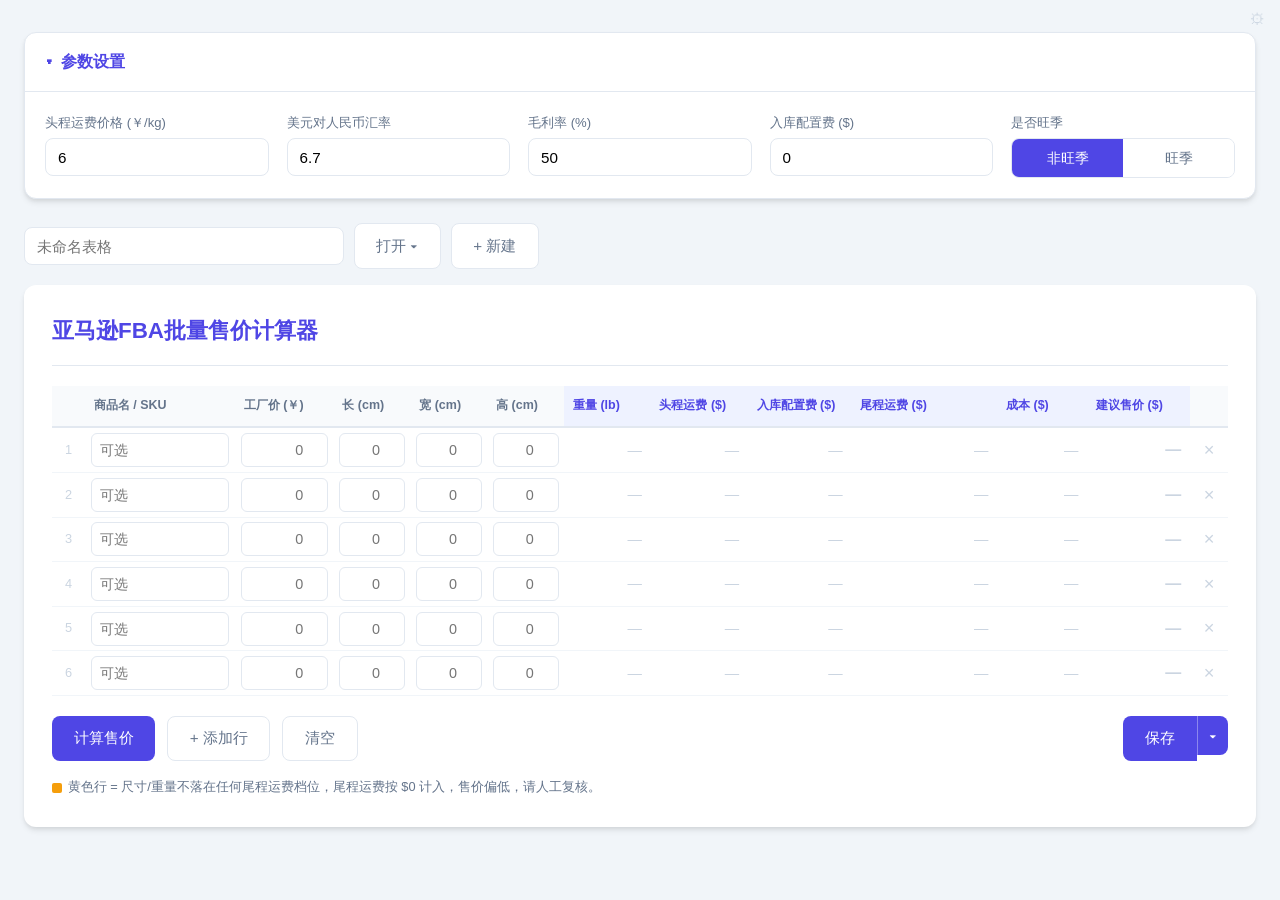
<file: Step 1 - Price Quotes (outdated).html>
<!DOCTYPE html>
<html lang="zh-CN">
<head>
<meta charset="UTF-8">
<meta name="viewport" content="width=device-width, initial-scale=1.0">
<title>亚马逊FBA批量售价计算器</title>
<style>
:root{
  --primary:#4f46e5; --primary-dark:#4338ca; --secondary:#10b981;
  --dark:#1e293b; --muted:#64748b; --line:#e2e8f0;
  --warn-bg:#fffbeb; --warn-line:#f59e0b; --warn-text:#92400e;
  --radius:12px;
  --shadow:0 4px 6px -1px rgba(0,0,0,.1),0 2px 4px -1px rgba(0,0,0,.06);
}
*{box-sizing:border-box}
body{
  font-family:'Inter',-apple-system,BlinkMacSystemFont,'Segoe UI',Roboto,'PingFang SC','Microsoft YaHei',sans-serif;
  background:#f1f5f9;color:var(--dark);line-height:1.6;margin:0;
}
.container{max-width:1400px;margin:0 auto;padding:2rem 1.5rem}
.card{background:#fff;border-radius:var(--radius);box-shadow:var(--shadow);padding:1.75rem;margin-bottom:1.5rem}
.card-header{display:flex;justify-content:space-between;align-items:center;border-bottom:1px solid var(--line);padding-bottom:1rem;margin-bottom:1.25rem}
h1{font-size:1.4rem;font-weight:600;color:var(--primary);margin:0}

/* ---------- 参数设置 (extender) ---------- */
details.params{border:1px solid var(--line);border-radius:var(--radius);background:#fff;box-shadow:var(--shadow);margin-bottom:1.5rem}
details.params summary{
  cursor:pointer;padding:1rem 1.25rem;font-weight:600;color:var(--primary);
  list-style:none;display:flex;align-items:center;gap:.5rem;user-select:none;
}
details.params summary::-webkit-details-marker{display:none}
details.params summary::before{content:'▸';transition:transform .2s;display:inline-block}
details.params[open] summary::before{transform:rotate(90deg)}
.params-body{padding:0 1.25rem 1.25rem;display:grid;grid-template-columns:repeat(auto-fit,minmax(190px,1fr));gap:1.1rem;border-top:1px solid var(--line);padding-top:1.25rem}
.form-label{display:block;font-size:.82rem;font-weight:500;color:var(--muted);margin-bottom:.35rem}
.form-control{width:100%;padding:.6rem .75rem;border:1px solid var(--line);border-radius:8px;font-size:.95rem;font-family:inherit}
.form-control:focus{outline:none;border-color:var(--primary);box-shadow:0 0 0 3px rgba(79,70,229,.12)}
.toggle-group{display:flex;border:1px solid var(--line);border-radius:8px;overflow:hidden}
.toggle-btn{flex:1;padding:.6rem .5rem;background:#fff;border:none;cursor:pointer;font-family:inherit;font-size:.9rem;color:var(--muted);transition:.2s}
.toggle-btn.active{background:var(--primary);color:#fff;font-weight:500}

/* ---------- table ---------- */
.table-wrap{overflow-x:auto}
table{width:100%;border-collapse:collapse;font-size:.9rem;min-width:1150px}
thead th{
  background:#f8fafc;color:var(--muted);font-weight:600;font-size:.78rem;
  text-align:left;padding:.65rem .55rem;border-bottom:2px solid var(--line);white-space:nowrap;
}
thead th.out{background:#eef2ff;color:var(--primary)}
tbody td{padding:.3rem .35rem;border-bottom:1px solid #f1f5f9;vertical-align:middle}
tbody tr.warn td{background:var(--warn-bg)}
tbody tr.warn td:first-child{box-shadow:inset 3px 0 0 var(--warn-line)}
.cell-input{width:100%;padding:.5rem .55rem;border:1px solid var(--line);border-radius:6px;font-size:.9rem;font-family:inherit;background:#fff}
.cell-input:focus{outline:none;border-color:var(--primary);box-shadow:0 0 0 2px rgba(79,70,229,.12)}
.cell-input.num{text-align:right}
.out-cell{padding:.5rem .55rem;text-align:right;font-variant-numeric:tabular-nums;color:var(--muted)}
.out-cell.strong{font-weight:700;color:var(--secondary);font-size:1rem}
.out-cell.empty{color:#cbd5e1}
.warn-badge{display:inline-block;margin-left:.4rem;font-size:.7rem;color:var(--warn-text);background:#fef3c7;border:1px solid #fcd34d;border-radius:5px;padding:.05rem .3rem;white-space:nowrap;cursor:help}
.del-btn{background:none;border:none;color:#cbd5e1;cursor:pointer;font-size:1.15rem;line-height:1;padding:.25rem .45rem;border-radius:6px}
.del-btn:hover{color:#ef4444;background:#fef2f2}

.actions{display:flex;gap:.75rem;flex-wrap:wrap;margin-top:1.25rem}
.btn{display:inline-flex;align-items:center;gap:.4rem;padding:.7rem 1.35rem;border-radius:8px;font-weight:500;font-size:.95rem;font-family:inherit;cursor:pointer;border:none;transition:.2s}
.btn-primary{background:var(--primary);color:#fff}
.btn-primary:hover{background:var(--primary-dark)}
.btn-ghost{background:#fff;color:var(--muted);border:1px solid var(--line)}
.btn-ghost:hover{border-color:var(--primary);color:var(--primary)}
.hint{margin-top:1rem;font-size:.8rem;color:var(--muted)}
.legend{display:inline-flex;align-items:center;gap:.35rem}
.legend .swatch{width:10px;height:10px;border-radius:2px;background:var(--warn-line);display:inline-block}

/* ---------- 保存 / 打开 ---------- */
.container{position:relative}
.topbar{display:flex;gap:.6rem;align-items:center;margin-bottom:1rem;flex-wrap:wrap}
.topbar .form-control{max-width:320px;background:#fff}
.dd{position:relative;display:inline-block}
.menu{display:none;position:absolute;top:calc(100% + 4px);left:0;z-index:20;min-width:240px;max-height:360px;overflow-y:auto;background:#fff;border:1px solid var(--line);border-radius:8px;box-shadow:var(--shadow);padding:.3rem}
.menu.right{left:auto;right:0}
.dd.open > .menu{display:block}
.menu-item{display:flex;align-items:center;justify-content:space-between;gap:.75rem;width:100%;padding:.45rem .6rem;border:none;background:none;border-radius:6px;font-family:inherit;font-size:.88rem;color:var(--dark);cursor:pointer;text-align:left;white-space:nowrap}
.menu-item:hover{background:#eef2ff;color:var(--primary)}
.menu-item .time{font-size:.75rem;color:var(--muted)}
.menu-item .del-btn{font-size:1rem;padding:0 .3rem}
.menu-empty{padding:.5rem .6rem;font-size:.85rem;color:var(--muted)}
.menu-sep{border-top:1px solid var(--line);margin:.3rem 0}
.split{margin-left:auto;display:inline-flex}
.split .btn:first-child{border-radius:8px 0 0 8px}
.split .btn.caret{border-radius:0 8px 8px 0;padding:.7rem .7rem;border-left:1px solid rgba(255,255,255,.35)}
.gear-wrap{position:absolute;top:.4rem;right:.6rem}
.gear{background:none;border:none;color:#cbd5e1;cursor:pointer;font-size:.95rem;padding:.2rem .35rem;border-radius:6px;line-height:1}
.gear:hover{color:var(--muted);background:#fff}
.defaults-form{display:none;width:240px;padding:.3rem .6rem .5rem}
.defaults-form.show{display:block}
.defaults-form label{display:block;font-size:.78rem;color:var(--muted);margin-bottom:.45rem}
.defaults-form .form-control{padding:.35rem .5rem;font-size:.88rem;margin-top:.15rem}
.defaults-actions{display:flex;justify-content:space-between;align-items:center;margin-top:.6rem}
.menu-link{background:none;border:none;color:var(--muted);font-family:inherit;font-size:.78rem;cursor:pointer;padding:0;text-decoration:underline}
.btn-sm{padding:.4rem .9rem;font-size:.85rem}
</style>
</head>
<body>
<div class="container">

  <!-- 备份 -->
  <div class="dd gear-wrap" id="gearDd">
    <button type="button" class="gear" title="设置">⚙</button>
    <div class="menu right" style="min-width:140px;max-height:none">
      <button type="button" class="menu-item" id="defaultsToggle">默认参数</button>
      <div class="defaults-form" id="defaultsForm">
        <label>头程运费 (￥/kg)<input type="number" step="any" class="form-control" data-k="shippingPrice"></label>
        <label>汇率<input type="number" step="any" class="form-control" data-k="exchangeRate"></label>
        <label>毛利率 (%)<input type="number" step="any" class="form-control" data-k="profitMargin"></label>
        <label>入库配置费 ($)<input type="number" step="any" class="form-control" data-k="storageFee"></label>
        <label>旺季<select class="form-control" data-k="isPeak"><option value="">否</option><option value="1">是</option></select></label>
        <div class="defaults-actions">
          <button type="button" class="menu-link" id="defaultsReset">恢复出厂</button>
          <button type="button" class="btn btn-primary btn-sm" id="defaultsSave">保存默认</button>
        </div>
      </div>
      <div class="menu-sep"></div>
      <button type="button" class="menu-item" id="exportBtn">导出全部</button>
      <button type="button" class="menu-item" id="importBtn">导入</button>
    </div>
    <input type="file" id="importFile" accept=".json,application/json" hidden>
  </div>

  <!-- 参数设置 -->
  <details class="params" open>
    <summary>参数设置</summary>
    <div class="params-body">
      <div>
        <label class="form-label">头程运费价格 (￥/kg)</label>
        <input type="number" step="any" id="shippingPrice" class="form-control" value="6">
      </div>
      <div>
        <label class="form-label">美元对人民币汇率</label>
        <input type="number" step="any" id="exchangeRate" class="form-control" value="6.7">
      </div>
      <div>
        <label class="form-label">毛利率 (%)</label>
        <input type="number" step="any" id="profitMargin" class="form-control" value="50">
      </div>
      <div>
        <label class="form-label">入库配置费 ($)</label>
        <input type="number" step="any" id="storageFee" class="form-control" value="0">
      </div>
      <div>
        <label class="form-label">是否旺季</label>
        <div class="toggle-group">
          <button type="button" class="toggle-btn active" id="peakNo">非旺季</button>
          <button type="button" class="toggle-btn" id="peakYes">旺季</button>
        </div>
      </div>
    </div>
  </details>

  <!-- 表格名称 / 打开 -->
  <div class="topbar">
    <input type="text" id="tableName" class="form-control" placeholder="未命名表格">
    <div class="dd" id="openDd">
      <button type="button" class="btn btn-ghost">打开 ▾</button>
      <div class="menu" id="openList"></div>
    </div>
    <button type="button" class="btn btn-ghost" id="newBtn">+ 新建</button>
  </div>

  <!-- 表格 -->
  <div class="card">
    <div class="card-header">
      <h1>亚马逊FBA批量售价计算器</h1>
    </div>

    <div class="table-wrap">
      <table>
        <thead>
          <tr>
            <th style="width:34px"></th>
            <th style="min-width:150px">商品名 / SKU</th>
            <th style="width:100px">工厂价 (￥)</th>
            <th style="width:78px">长 (cm)</th>
            <th style="width:78px">宽 (cm)</th>
            <th style="width:78px">高 (cm)</th>
            <th class="out" style="width:88px">重量 (lb)</th>
            <th class="out" style="width:98px">头程运费 ($)</th>
            <th class="out" style="width:104px">入库配置费 ($)</th>
            <th class="out" style="width:150px">尾程运费 ($)</th>
            <th class="out" style="width:92px">成本 ($)</th>
            <th class="out" style="width:104px">建议售价 ($)</th>
            <th style="width:38px"></th>
          </tr>
        </thead>
        <tbody id="tbody"></tbody>
      </table>
    </div>

    <div class="actions">
      <button type="button" class="btn btn-primary" id="calcBtn">计算售价</button>
      <button type="button" class="btn btn-ghost" id="addBtn">+ 添加行</button>
      <button type="button" class="btn btn-ghost" id="clearBtn">清空</button>
      <div class="split">
        <button type="button" class="btn btn-primary" id="saveBtn">保存</button>
        <div class="dd" id="saveDd">
          <button type="button" class="btn btn-primary caret">▾</button>
          <div class="menu right">
            <button type="button" class="menu-item" id="saveNewBtn">保存为新表格</button>
            <div class="menu-sep"></div>
            <div class="menu-empty" style="padding-bottom:.2rem">覆盖现有表格：</div>
            <div id="overwriteList"></div>
          </div>
        </div>
      </div>
    </div>

    <div class="hint">
      <span class="legend"><span class="swatch"></span> 黄色行 = 尺寸/重量不落在任何尾程运费档位，尾程运费按 $0 计入，售价偏低，请人工复核。</span>
    </div>
  </div>
</div>

<script>
(function(){
  const tbody = document.getElementById('tbody');
  const peakNoBtn = document.getElementById('peakNo');
  const peakYesBtn = document.getElementById('peakYes');

  peakNoBtn.addEventListener('click', ()=>{ peakNoBtn.classList.add('active'); peakYesBtn.classList.remove('active'); });
  peakYesBtn.addEventListener('click', ()=>{ peakYesBtn.classList.add('active'); peakNoBtn.classList.remove('active'); });

  /* ================= 计算逻辑（与原单品计算器完全一致） ================= */
  function computeRow(factoryPrice, length, width, height, P){
    const { shippingPrice, exchangeRate, profitMargin, storageFee, isPeak } = P;

    // 计算重量（体积重）
    const weightKg = (length * width * height) / 5000;
    const weightLb = weightKg * 2.2;
    const weightOz = weightLb * 16;

    // 计算头程运费
    const shippingVolume = (length * width * height) / 6000;
    const shippingFee = (shippingVolume * shippingPrice) / exchangeRate;

    // 转换为英寸并排序
    const dimensions = [length/2.54, width/2.54, height/2.54].sort((a,b)=>b-a);
    const longest = dimensions[0], middle = dimensions[1], shortest = dimensions[2];

    // 计算尾程运费
    let deliveryFee = 0;

    // 小号标准尺寸
    if (longest <= 15 && middle <= 12 && shortest <= 0.75) {
      const factoryPriceUSD = factoryPrice / exchangeRate;
      let assumeDeliveryFee = 0;
      if (weightOz <= 2) assumeDeliveryFee = 2.43;
      else if (weightOz <= 4) assumeDeliveryFee = 2.49;
      else if (weightOz <= 6) assumeDeliveryFee = 2.56;
      else if (weightOz <= 8) assumeDeliveryFee = 2.66;
      else if (weightOz <= 10) assumeDeliveryFee = 2.77;
      else if (weightOz <= 12) assumeDeliveryFee = 2.82;
      else if (weightOz <= 14) assumeDeliveryFee = 2.92;
      else assumeDeliveryFee = 2.95;

      const tempCost = shippingFee + storageFee + factoryPriceUSD + assumeDeliveryFee;
      const tempPrice = profitMargin > 0 ? tempCost / (1 - profitMargin / 100) : 0;

      if (tempPrice < 5) {
        if (weightOz <= 2) deliveryFee = 2.43;
        else if (weightOz > 2 && weightOz <= 4) deliveryFee = 2.49;
        else if (weightOz > 4 && weightOz <= 6) deliveryFee = 2.56;
        else if (weightOz > 6 && weightOz <= 8) deliveryFee = 2.66;
        else if (weightOz > 8 && weightOz <= 10) deliveryFee = 2.77;
        else if (weightOz > 10 && weightOz <= 12) deliveryFee = 2.82;
        else if (weightOz > 12 && weightOz <= 14) deliveryFee = 2.92;
        else if (weightOz > 14 && weightOz <= 16) deliveryFee = 2.95;
      } else if (tempPrice <= 25) {
        if (weightOz <= 2) deliveryFee = isPeak ? 3.25 : 3.32;
        else if (weightOz > 2 && weightOz <= 4) deliveryFee = isPeak ? 3.34 : 3.42;
        else if (weightOz > 4 && weightOz <= 6) deliveryFee = isPeak ? 3.44 : 3.45;
        else if (weightOz > 6 && weightOz <= 8) deliveryFee = isPeak ? 3.53 : 3.54;
        else if (weightOz > 8 && weightOz <= 10) deliveryFee = isPeak ? 3.64 : 3.68;
        else if (weightOz > 10 && weightOz <= 12) deliveryFee = isPeak ? 3.74 : 3.78;
        else if (weightOz > 12 && weightOz <= 14) deliveryFee = isPeak ? 3.82 : 3.91;
        else if (weightOz > 14 && weightOz <= 16) deliveryFee = isPeak ? 3.87 : 3.96;
      } else {
        if (weightOz <= 2) deliveryFee = 3.58;
        else if (weightOz > 2 && weightOz <= 4) deliveryFee = 3.68;
        else if (weightOz > 4 && weightOz <= 6) deliveryFee = 3.71;
        else if (weightOz > 6 && weightOz <= 8) deliveryFee = 3.80;
        else if (weightOz > 8 && weightOz <= 10) deliveryFee = 3.94;
        else if (weightOz > 10 && weightOz <= 12) deliveryFee = 4.04;
        else if (weightOz > 12 && weightOz <= 14) deliveryFee = 4.17;
        else if (weightOz > 14 && weightOz <= 16) deliveryFee = 4.22;
      }
    }
    // 大号标准尺寸
    else if (longest <= 18 && middle <= 14 && shortest <= 8) {
      const factoryPriceUSD = factoryPrice / exchangeRate;
      let assumeDeliveryFee = 0;
      if (weightOz <= 4) assumeDeliveryFee = 2.91;
      else if (weightOz <= 8) assumeDeliveryFee = 3.13;
      else if (weightOz <= 12) assumeDeliveryFee = 3.38;
      else if (weightOz <= 16) assumeDeliveryFee = 3.78;
      else if (weightLb <= 1.25) assumeDeliveryFee = 4.22;
      else if (weightLb <= 1.5) assumeDeliveryFee = 4.60;
      else if (weightLb <= 1.75) assumeDeliveryFee = 4.75;
      else if (weightLb <= 2) assumeDeliveryFee = 5.00;
      else if (weightLb <= 2.25) assumeDeliveryFee = 5.10;
      else if (weightLb <= 2.5) assumeDeliveryFee = 5.28;
      else if (weightLb <= 2.75) assumeDeliveryFee = 5.44;
      else if (weightLb <= 3) assumeDeliveryFee = 5.85;
      else assumeDeliveryFee = 6.15;

      const tempCost = shippingFee + storageFee + factoryPriceUSD + assumeDeliveryFee;
      const tempPrice = profitMargin > 0 ? tempCost / (1 - profitMargin / 100) : 0;

      if (tempPrice < 5) {
        if (weightOz <= 4) deliveryFee = 2.91;
        else if (weightOz > 4 && weightOz <= 8) deliveryFee = 3.13;
        else if (weightOz > 8 && weightOz <= 12) deliveryFee = 3.38;
        else if (weightOz > 12 && weightOz <= 16) deliveryFee = 3.78;
        else if (weightLb > 1 && weightLb <= 1.25) deliveryFee = 4.22;
        else if (weightLb > 1.25 && weightLb <= 1.5) deliveryFee = 4.60;
        else if (weightLb > 1.5 && weightLb <= 1.75) deliveryFee = 4.75;
        else if (weightLb > 1.75 && weightLb <= 2) deliveryFee = 5.00;
        else if (weightLb > 2 && weightLb <= 2.25) deliveryFee = 5.10;
        else if (weightLb > 2.25 && weightLb <= 2.5) deliveryFee = 5.28;
        else if (weightLb > 2.5 && weightLb <= 2.75) deliveryFee = 5.44;
        else if (weightLb > 2.75 && weightLb <= 3) deliveryFee = 5.85;
        else if (weightLb > 3 && weightLb <= 20) {
          const baseFee = 6.15;
          const extraWeight = Math.max(0, weightLb - 3);
          const extraFee = Math.ceil(extraWeight * 16 / 4) * 0.08;
          deliveryFee = baseFee + extraFee;
        }
      } else if (tempPrice <= 25) {
        if (weightOz <= 4) deliveryFee = isPeak ? 3.92 : 3.73;
        else if (weightOz > 4 && weightOz <= 8) deliveryFee = isPeak ? 4.16 : 3.95;
        else if (weightOz > 8 && weightOz <= 12) deliveryFee = isPeak ? 4.43 : 4.20;
        else if (weightOz > 12 && weightOz <= 16) deliveryFee = isPeak ? 4.84 : 4.60;
        else if (weightLb > 1 && weightLb <= 1.25) deliveryFee = isPeak ? 5.29 : 5.04;
        else if (weightLb > 1.25 && weightLb <= 1.5) deliveryFee = isPeak ? 5.68 : 5.42;
        else if (weightLb > 1.5 && weightLb <= 1.75) deliveryFee = isPeak ? 5.84 : 5.57;
        else if (weightLb > 1.75 && weightLb <= 2) deliveryFee = isPeak ? 6.10 : 5.82;
        else if (weightLb > 2 && weightLb <= 2.25) deliveryFee = isPeak ? 6.24 : 5.92;
        else if (weightLb > 2.25 && weightLb <= 2.5) deliveryFee = isPeak ? 6.44 : 6.10;
        else if (weightLb > 2.5 && weightLb <= 2.75) deliveryFee = isPeak ? 6.61 : 6.26;
        else if (weightLb > 2.75 && weightLb <= 3) deliveryFee = isPeak ? 7.03 : 6.67;
        else if (weightLb > 3 && weightLb <= 20) {
          const baseFee = isPeak ? 7.46 : 6.97;
          const extraWeight = Math.max(0, weightLb - 3);
          const extraFee = Math.ceil(extraWeight * 16 / 4) * 0.08;
          deliveryFee = baseFee + extraFee;
        }
      } else {
        if (weightOz <= 4) deliveryFee = 3.99;
        else if (weightOz > 4 && weightOz <= 8) deliveryFee = 4.21;
        else if (weightOz > 8 && weightOz <= 12) deliveryFee = 4.46;
        else if (weightOz > 12 && weightOz <= 16) deliveryFee = 4.86;
        else if (weightLb > 1 && weightLb <= 1.25) deliveryFee = 5.30;
        else if (weightLb > 1.25 && weightLb <= 1.5) deliveryFee = 5.68;
        else if (weightLb > 1.5 && weightLb <= 1.75) deliveryFee = 5.83;
        else if (weightLb > 1.75 && weightLb <= 2) deliveryFee = 6.08;
        else if (weightLb > 2 && weightLb <= 2.25) deliveryFee = 6.18;
        else if (weightLb > 2.25 && weightLb <= 2.5) deliveryFee = 6.36;
        else if (weightLb > 2.5 && weightLb <= 2.75) deliveryFee = 6.52;
        else if (weightLb > 2.75 && weightLb <= 3) deliveryFee = 6.93;
        else if (weightLb > 3 && weightLb <= 20) {
          const baseFee = 7.23;
          const extraWeight = Math.max(0, weightLb - 3);
          const extraFee = Math.ceil(extraWeight * 16 / 4) * 0.08;
          deliveryFee = baseFee + extraFee;
        }
      }
    }
    // 超大件
    else if (longest > 59 || middle > 33 || shortest > 33 || (longest + middle + shortest >= 130) || weightLb >= 50) {
      const roundedWeight = Math.ceil(weightLb);
      if (roundedWeight < 50) {
        const baseFee = isPeak ? 29.06 : 26.33;
        deliveryFee = baseFee + (roundedWeight - 1) * 0.38;
      } else if (roundedWeight > 50 && roundedWeight <= 70) {
        const baseFee = isPeak ? 42.93 : 37.32;
        deliveryFee = baseFee + (roundedWeight - 51) * 0.75;
      } else if (roundedWeight > 70 && roundedWeight <= 150) {
        const baseFee = isPeak ? 59.23 : 51.32;
        deliveryFee = baseFee + (roundedWeight - 71) * 0.75;
      } else if (roundedWeight > 150) {
        const baseFee = isPeak ? 203.46 : 194.95;
        deliveryFee = baseFee + (roundedWeight - 151) * 0.19;
      }
    }
    // 小号大件
    else if (longest <= 37 && middle <= 28 && shortest <= 20) {
      const roundedWeight = Math.ceil(weightLb);
      let packagingFee = 0;
      if (roundedWeight <= 5) packagingFee = 1.51;
      else if (roundedWeight <= 10) packagingFee = 1.68;
      else if (roundedWeight <= 15) packagingFee = 1.97;
      else if (roundedWeight <= 20) packagingFee = 2.60;
      else if (roundedWeight <= 25) packagingFee = 2.92;
      else if (roundedWeight <= 30) packagingFee = 3.47;
      else if (roundedWeight <= 35) packagingFee = 3.60;
      else if (roundedWeight <= 40) packagingFee = 3.78;
      else if (roundedWeight <= 45) packagingFee = 3.80;
      else packagingFee = 4.04;

      if (roundedWeight <= 50) {
        const baseFee = isPeak ? 10.65 : 7.55;
        deliveryFee = baseFee + (roundedWeight - 1) * 0.38 + packagingFee;
      }
    }
    // 大号大件
    else if (longest <= 59 && middle <= 33 && shortest <= 33 && weightLb <= 50) {
      const roundedWeight = Math.ceil(weightLb);
      let packagingFee = 0;
      if (roundedWeight <= 5) packagingFee = 1.51;
      else if (roundedWeight <= 10) packagingFee = 1.68;
      else if (roundedWeight <= 15) packagingFee = 1.97;
      else if (roundedWeight <= 20) packagingFee = 2.60;
      else if (roundedWeight <= 25) packagingFee = 2.92;
      else if (roundedWeight <= 30) packagingFee = 3.47;
      else if (roundedWeight <= 35) packagingFee = 3.60;
      else if (roundedWeight <= 40) packagingFee = 3.78;
      else if (roundedWeight <= 45) packagingFee = 3.80;
      else packagingFee = 4.04;

      if (roundedWeight <= 50) {
        const baseFee = isPeak ? 10.65 : 9.35;
        deliveryFee = baseFee + (roundedWeight - 1) * 0.38 + packagingFee;
      }
    }

    // 计算成本
    const factoryPriceUSD = factoryPrice / exchangeRate;
    const cost = shippingFee + storageFee + factoryPriceUSD + deliveryFee;

    // 计算建议售价
    const price = cost / (1 - profitMargin / 100);

    return { weightLb, shippingFee, storageFee, deliveryFee, cost, price, uncovered: deliveryFee === 0 };
  }
  /* ============================================================== */

  function getParams(){
    return {
      shippingPrice: parseFloat(document.getElementById('shippingPrice').value) || 0,
      exchangeRate:  parseFloat(document.getElementById('exchangeRate').value)  || 7,
      profitMargin:  parseFloat(document.getElementById('profitMargin').value)  || 0,
      storageFee:    parseFloat(document.getElementById('storageFee').value)    || 0,
      isPeak:        document.getElementById('peakYes').classList.contains('active')
    };
  }

  function addRow(data){
    const tr = document.createElement('tr');
    tr.innerHTML = `
      <td style="text-align:center;color:#cbd5e1;font-size:.8rem" class="idx"></td>
      <td><input type="text" class="cell-input f-sku" placeholder="可选"></td>
      <td><input type="number" step="any" class="cell-input num f-price" placeholder="0"></td>
      <td><input type="number" step="any" class="cell-input num f-l" placeholder="0"></td>
      <td><input type="number" step="any" class="cell-input num f-w" placeholder="0"></td>
      <td><input type="number" step="any" class="cell-input num f-h" placeholder="0"></td>
      <td class="out-cell empty o-weight">—</td>
      <td class="out-cell empty o-ship">—</td>
      <td class="out-cell empty o-storage">—</td>
      <td class="out-cell empty o-delivery">—</td>
      <td class="out-cell empty o-cost">—</td>
      <td class="out-cell strong empty o-price">—</td>
      <td style="text-align:center"><button type="button" class="del-btn" title="删除该行">×</button></td>`;
    tr.querySelector('.del-btn').addEventListener('click', ()=>{
      tr.remove();
      if(!tbody.children.length) addRow();
      renumber();
      dirty = true;
    });
    if (data) ROW_FIELDS.forEach(([k, sel]) => { tr.querySelector(sel).value = data[k] ?? ''; });
    tbody.appendChild(tr);
    renumber();
    return tr;
  }

  function renumber(){
    [...tbody.children].forEach((tr,i)=> tr.querySelector('.idx').textContent = i+1);
  }

  function clearRowOutputs(tr){
    tr.classList.remove('warn');
    ['.o-weight','.o-ship','.o-storage','.o-delivery','.o-cost','.o-price'].forEach(sel=>{
      const c = tr.querySelector(sel);
      c.textContent = '—';
      c.classList.add('empty');
    });
  }

  function calcAll(){
    const P = getParams();
    [...tbody.children].forEach(tr=>{
      const price  = parseFloat(tr.querySelector('.f-price').value);
      const length = parseFloat(tr.querySelector('.f-l').value);
      const width  = parseFloat(tr.querySelector('.f-w').value);
      const height = parseFloat(tr.querySelector('.f-h').value);

      // 尺寸必须齐全且为正数，否则该行留空
      if (!(length > 0 && width > 0 && height > 0)) { clearRowOutputs(tr); return; }

      const r = computeRow(isNaN(price) ? 0 : price, length, width, height, P);

      const set = (sel, val) => {
        const c = tr.querySelector(sel);
        c.textContent = val;
        c.classList.remove('empty');
      };
      set('.o-weight',   r.weightLb.toFixed(2));
      set('.o-ship',     r.shippingFee.toFixed(2));
      set('.o-storage',  r.storageFee.toFixed(2));
      set('.o-cost',     r.cost.toFixed(2));
      set('.o-price',    r.price.toFixed(2));

      const dc = tr.querySelector('.o-delivery');
      dc.classList.remove('empty');
      if (r.uncovered) {
        dc.innerHTML = '0.00<span class="warn-badge" title="该尺寸/重量不落在任何尾程运费档位，尾程运费按 $0 计入，售价偏低，请人工复核。">⚠ 未覆盖</span>';
        tr.classList.add('warn');
      } else {
        dc.textContent = r.deliveryFee.toFixed(2);
        tr.classList.remove('warn');
      }
    });
  }

  document.getElementById('calcBtn').addEventListener('click', calcAll);
  document.getElementById('addBtn').addEventListener('click', ()=> addRow().querySelector('.f-sku').focus());
  document.getElementById('clearBtn').addEventListener('click', ()=>{
    tbody.innerHTML = '';
    for(let i=0;i<6;i++) addRow();
  });

  // Enter 键跳到下一行同列 / Tab 到行尾自动加行
  tbody.addEventListener('keydown', e=>{
    if (e.key === 'Enter') {
      e.preventDefault();
      calcAll();
    }
  });

  /* ================= 保存 / 打开（localStorage） ================= */
  const STORE_KEY = 'pricer.tables';
  const ROW_FIELDS = [['sku','.f-sku'],['price','.f-price'],['l','.f-l'],['w','.f-w'],['h','.f-h']];
  const PARAM_IDS = ['shippingPrice','exchangeRate','profitMargin','storageFee'];
  const nameInput = document.getElementById('tableName');
  let currentName = null;   // 当前已关联的已保存表格
  let dirty = false;        // 是否有未保存的修改

  function loadAll(){
    try { return JSON.parse(localStorage.getItem(STORE_KEY)) || {}; } catch(e){ return {}; }
  }
  function saveAll(all){
    try { localStorage.setItem(STORE_KEY, JSON.stringify(all)); return true; }
    catch(e){ alert('保存失败：' + e.message); return false; }
  }

  function setPeak(on){
    peakYesBtn.classList.toggle('active', !!on);
    peakNoBtn.classList.toggle('active', !on);
  }

  function readTable(){
    const params = {};
    PARAM_IDS.forEach(id => params[id] = document.getElementById(id).value);
    params.isPeak = peakYesBtn.classList.contains('active');
    const rows = [...tbody.children].map(tr => {
      const r = {};
      ROW_FIELDS.forEach(([k, sel]) => r[k] = tr.querySelector(sel).value);
      return r;
    });
    return { params, rows };
  }

  function writeTable(t){
    PARAM_IDS.forEach(id => {
      const el = document.getElementById(id);
      el.value = t && t.params && t.params[id] != null ? t.params[id] : el.defaultValue;
    });
    setPeak(t && t.params ? t.params.isPeak : peakDefault);
    tbody.innerHTML = '';
    const rows = t && t.rows && t.rows.length ? t.rows : null;
    if (rows) rows.forEach(r => addRow(r));
    else for(let i=0;i<6;i++) addRow();
  }

  function confirmDiscard(action){
    return !dirty || confirm(`当前表格有未保存的修改。放弃修改并${action}？`);
  }

  function fmtTime(ts){
    const d = new Date(ts), p = n => String(n).padStart(2,'0');
    return `${d.getFullYear()}-${p(d.getMonth()+1)}-${p(d.getDate())} ${p(d.getHours())}:${p(d.getMinutes())}`;
  }

  // 保存当前内容到 name；oldName 为重命名时需删除的旧名
  function saveAs(name, oldName){
    name = (name || '').trim();
    if (!name) { alert('请先填写表格名称'); nameInput.focus(); return; }
    const all = loadAll();
    if (all[name] && !confirm(`确定覆盖已保存的表格「${name}」吗？`)) return;
    if (oldName && oldName !== name) delete all[oldName];
    all[name] = { name, savedAt: Date.now(), ...readTable() };
    if (!saveAll(all)) return;
    currentName = name;
    nameInput.value = name;
    dirty = false;
    flashSaved();
  }

  function flashSaved(){
    const b = document.getElementById('saveBtn');
    b.textContent = '已保存 ✓';
    setTimeout(()=> b.textContent = '保存', 1200);
  }

  function loadTable(name){
    const t = loadAll()[name];
    if (!t || !confirmDiscard(`打开「${name}」`)) return;
    writeTable(t);
    currentName = name;
    nameInput.value = name;
    calcAll();
    dirty = false;
  }

  function newTable(){
    if (!confirmDiscard('新建表格')) return;
    writeTable(null);
    currentName = null;
    nameInput.value = '';
    dirty = false;
  }

  function deleteTable(name){
    if (!confirm(`确定删除「${name}」吗？`)) return;
    const all = loadAll();
    delete all[name];
    saveAll(all);
    if (currentName === name) currentName = null;
  }

  // 渲染已保存列表（最新在前）
  function renderList(box, onPick, withDelete){
    const items = Object.values(loadAll()).sort((a,b)=> (b.savedAt||0) - (a.savedAt||0));
    box.innerHTML = '';
    if (!items.length) { box.innerHTML = '<div class="menu-empty">暂无已保存表格</div>'; return; }
    items.forEach(t => {
      const it = document.createElement('div');
      it.className = 'menu-item';
      it.innerHTML = '<span class="n"></span><span><span class="time"></span></span>';
      it.querySelector('.n').textContent = t.name;
      it.querySelector('.time').textContent = fmtTime(t.savedAt);
      it.addEventListener('click', ()=>{ closeMenus(); onPick(t.name); });
      if (withDelete) {
        const x = document.createElement('button');
        x.type = 'button'; x.className = 'del-btn'; x.title = '删除'; x.textContent = '×';
        x.addEventListener('click', e => { e.stopPropagation(); deleteTable(t.name); renderList(box, onPick, withDelete); });
        it.lastChild.appendChild(x);
      }
      box.appendChild(it);
    });
  }

  // 下拉菜单开关
  function closeMenus(except){
    document.querySelectorAll('.dd.open').forEach(d => { if (d !== except) d.classList.remove('open'); });
  }
  function bindDropdown(id, onOpen){
    const dd = document.getElementById(id);
    dd.firstElementChild.addEventListener('click', e => {
      e.stopPropagation();
      closeMenus(dd);
      if (!dd.classList.contains('open') && onOpen) onOpen();
      dd.classList.toggle('open');
    });
    dd.querySelector('.menu').addEventListener('click', e => e.stopPropagation());
  }
  document.addEventListener('click', () => closeMenus());

  bindDropdown('openDd', () => renderList(document.getElementById('openList'), loadTable, true));
  bindDropdown('saveDd', () => renderList(document.getElementById('overwriteList'), name => saveAs(name), false));
  bindDropdown('gearDd');

  document.getElementById('saveBtn').addEventListener('click', ()=> saveAs(nameInput.value, currentName));
  document.getElementById('saveNewBtn').addEventListener('click', ()=>{
    closeMenus();
    const name = prompt('新表格名称：', nameInput.value.trim());
    if (name !== null) saveAs(name, null);
  });
  document.getElementById('newBtn').addEventListener('click', newTable);

  // 修改追踪
  document.querySelector('.container').addEventListener('input', e => {
    if (!e.target.closest('#gearDd')) dirty = true;
  });
  [peakNoBtn, peakYesBtn, document.getElementById('clearBtn')].forEach(b => b.addEventListener('click', ()=> dirty = true));
  window.addEventListener('beforeunload', e => { if (dirty) { e.preventDefault(); e.returnValue = ''; } });

  // 备份：导出 / 导入
  document.getElementById('exportBtn').addEventListener('click', ()=>{
    closeMenus();
    const blob = new Blob([JSON.stringify(loadAll(), null, 2)], { type: 'application/json' });
    const a = document.createElement('a');
    a.href = URL.createObjectURL(blob);
    a.download = `pricer-tables-${fmtTime(Date.now()).slice(0,10)}.json`;
    a.click();
    URL.revokeObjectURL(a.href);
  });
  const importFile = document.getElementById('importFile');
  document.getElementById('importBtn').addEventListener('click', ()=>{ closeMenus(); importFile.click(); });
  importFile.addEventListener('change', ()=>{
    const f = importFile.files[0];
    importFile.value = '';
    if (!f) return;
    const reader = new FileReader();
    reader.onload = () => {
      let data;
      try { data = JSON.parse(reader.result); } catch(e){ alert('文件格式错误'); return; }
      const incoming = Object.values(data || {}).filter(t => t && typeof t.name === 'string' && Array.isArray(t.rows));
      if (!incoming.length) { alert('文件中没有可导入的表格'); return; }
      const all = loadAll();
      const clash = incoming.filter(t => all[t.name]).length;
      if (clash && !confirm(`有 ${clash} 个同名表格将被覆盖，是否继续？`)) return;
      incoming.forEach(t => all[t.name] = t);
      if (saveAll(all)) alert(`已导入 ${incoming.length} 个表格`);
    };
    reader.readAsText(f);
  });

  // 默认参数（localStorage: pricer.defaults）
  const DEFAULTS_KEY = 'pricer.defaults';
  const FACTORY = { isPeak: false };
  PARAM_IDS.forEach(id => FACTORY[id] = document.getElementById(id).defaultValue);
  let peakDefault = false;
  const defaultsForm = document.getElementById('defaultsForm');

  function getDefaults(){
    try { return { ...FACTORY, ...JSON.parse(localStorage.getItem(DEFAULTS_KEY)) }; } catch(e){ return { ...FACTORY }; }
  }
  function applyDefaults(){
    const d = getDefaults();
    PARAM_IDS.forEach(id => document.getElementById(id).defaultValue = d[id]);
    peakDefault = !!d.isPeak;
  }
  function fillDefaultsForm(d){
    defaultsForm.querySelectorAll('[data-k]').forEach(el => {
      el.value = el.dataset.k === 'isPeak' ? (d.isPeak ? '1' : '') : d[el.dataset.k];
    });
  }
  document.getElementById('defaultsToggle').addEventListener('click', ()=>{
    if (!defaultsForm.classList.contains('show')) fillDefaultsForm(getDefaults());
    defaultsForm.classList.toggle('show');
  });
  document.getElementById('defaultsReset').addEventListener('click', ()=> fillDefaultsForm(FACTORY));
  document.getElementById('defaultsSave').addEventListener('click', ()=>{
    const d = {};
    defaultsForm.querySelectorAll('[data-k]').forEach(el => {
      d[el.dataset.k] = el.dataset.k === 'isPeak' ? el.value === '1' : el.value;
    });
    try { localStorage.setItem(DEFAULTS_KEY, JSON.stringify(d)); } catch(e){ alert('保存失败：' + e.message); return; }
    applyDefaults();
    defaultsForm.classList.remove('show');
    closeMenus();
    alert('已保存默认参数，新建表格时生效');
  });

  applyDefaults();
  writeTable(null);
})();
</script>
</body>
</html>
</file>
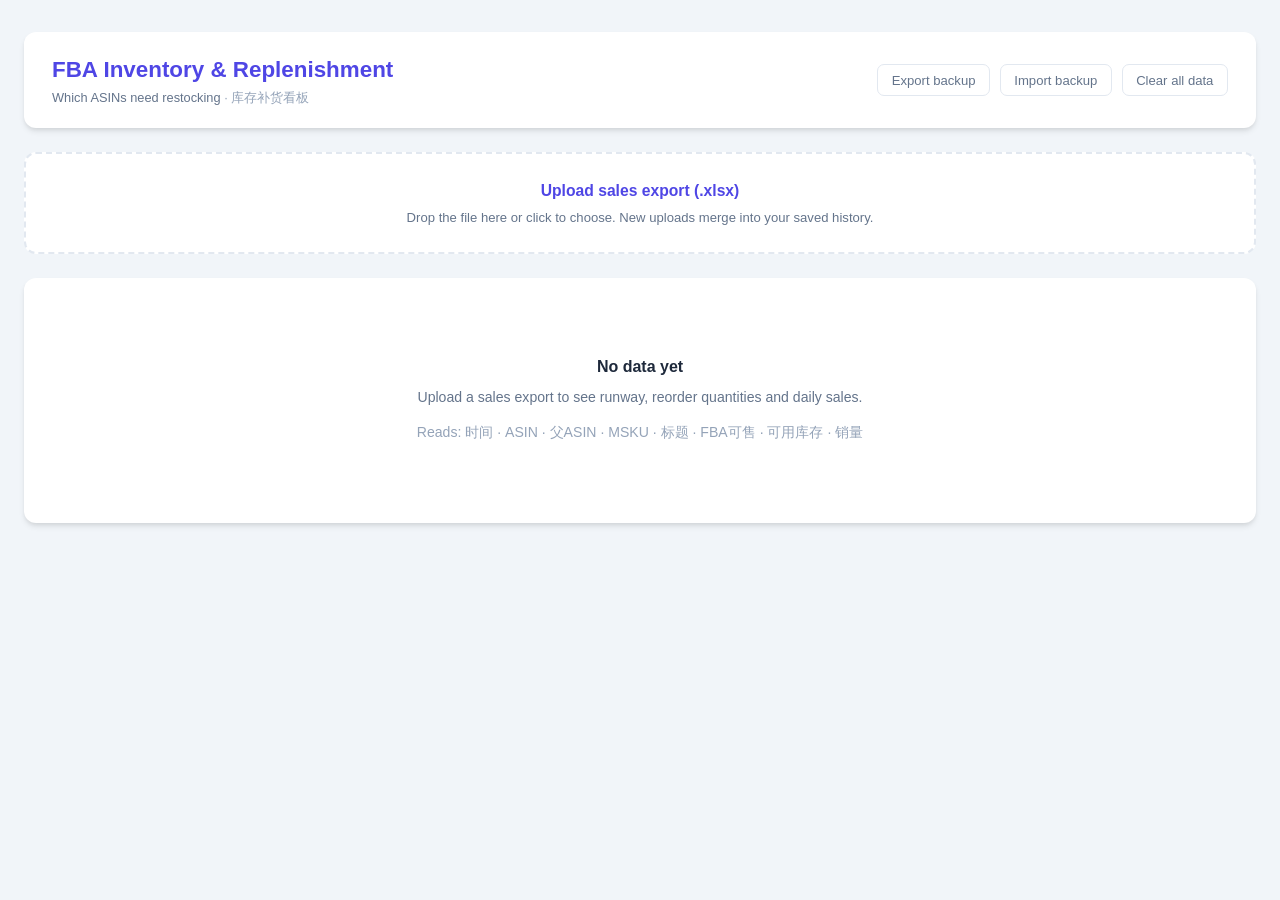
<file: Step 3 - Inventory Dashboard.html>
<!DOCTYPE html>
<html lang="en">
<head>
<meta charset="UTF-8">
<meta name="viewport" content="width=device-width, initial-scale=1.0">
<title>FBA Inventory &amp; Replenishment / 库存补货看板</title>
<style id="colStyle"></style>
<style>
:root{
  --primary:#4f46e5; --primary-dark:#4338ca; --secondary:#10b981;
  --dark:#1e293b; --muted:#64748b; --line:#e2e8f0;
  --warn-bg:#fffbeb; --warn-line:#f59e0b; --warn-text:#92400e;
  --radius:12px;
  --shadow:0 4px 6px -1px rgba(0,0,0,.1),0 2px 4px -1px rgba(0,0,0,.06);

  /* status tokens */
  --st-urgent:#ef4444;  --st-urgent-bg:#fef2f2;  --st-urgent-tx:#b91c1c;
  --st-careful:#f59e0b; --st-careful-bg:#fffbeb; --st-careful-tx:#92400e;
  --st-safe:#10b981;    --st-safe-bg:#ecfdf5;    --st-safe-tx:#047857;
  --st-none:#94a3b8;    --st-none-bg:#f8fafc;    --st-none-tx:#64748b;
  --st-over:#ea580c;    --st-over-bg:#fff7ed;    --st-over-tx:#c2410c;
}
*{box-sizing:border-box}
body{
  font-family:'Inter',-apple-system,BlinkMacSystemFont,'Segoe UI',Roboto,'PingFang SC','Microsoft YaHei',sans-serif;
  background:#f1f5f9;color:var(--dark);line-height:1.6;margin:0;
}
.container{max-width:1760px;margin:0 auto;padding:2rem 1.5rem}
.card{background:#fff;border-radius:var(--radius);box-shadow:var(--shadow);padding:1.75rem;margin-bottom:1.5rem}
.card.tight{padding:1.25rem 1.75rem}
.card-header{display:flex;justify-content:space-between;align-items:center;gap:1rem;flex-wrap:wrap;border-bottom:1px solid var(--line);padding-bottom:1rem;margin-bottom:1.25rem}
h1{font-size:1.4rem;font-weight:600;color:var(--primary);margin:0}
h2{font-size:1rem;font-weight:600;color:var(--dark);margin:0}
.sub{font-size:.8rem;color:var(--muted);font-weight:400}
.cn{font-weight:400;color:#94a3b8}

.btn{display:inline-flex;align-items:center;gap:.4rem;padding:.7rem 1.35rem;border-radius:8px;font-weight:500;font-size:.95rem;font-family:inherit;cursor:pointer;border:none;transition:.2s}
.btn-primary{background:var(--primary);color:#fff}
.btn-primary:hover{background:var(--primary-dark)}
.btn-ghost{background:#fff;color:var(--muted);border:1px solid var(--line)}
.btn-ghost:hover{border-color:var(--primary);color:var(--primary)}
.btn-sm{padding:.45rem .85rem;font-size:.82rem;border-radius:7px}
.btn:focus-visible,input:focus-visible,select:focus-visible,.chip:focus-visible{outline:2px solid var(--primary);outline-offset:2px}
.actions{display:flex;gap:.6rem;flex-wrap:wrap;align-items:center}
.table-foot{display:flex;justify-content:flex-end;margin-top:.7rem}

/* ---------- upload ---------- */
.drop{
  border:2px dashed var(--line);border-radius:var(--radius);background:#fff;
  padding:1.5rem;text-align:center;transition:.2s;cursor:pointer;margin-bottom:1.5rem;
}
.drop:hover,.drop.over{border-color:var(--primary);background:#f8faff}
.drop-title{font-weight:600;color:var(--primary);font-size:.98rem}
.drop-sub{font-size:.82rem;color:var(--muted);margin-top:.2rem}
.status-line{display:flex;gap:1.25rem;flex-wrap:wrap;align-items:center;font-size:.82rem;color:var(--muted)}
.status-line b{color:var(--dark);font-weight:600}
.banner{background:var(--warn-bg);border:1px solid var(--warn-line);color:var(--warn-text);border-radius:8px;padding:.6rem .9rem;font-size:.82rem;margin-top:1rem}

/* ---------- filters ---------- */
.filters{display:flex;gap:1.25rem;flex-wrap:wrap;align-items:flex-end}
.fgroup{display:flex;flex-direction:column;gap:.4rem}
.form-label{display:block;font-size:.78rem;font-weight:500;color:var(--muted)}
.form-control{padding:.5rem .7rem;border:1px solid var(--line);border-radius:8px;font-size:.9rem;font-family:inherit;background:#fff;color:var(--dark)}
.form-control:focus{outline:none;border-color:var(--primary);box-shadow:0 0 0 3px rgba(79,70,229,.12)}
.chips{display:flex;gap:.35rem;flex-wrap:wrap}
.chip{
  padding:.35rem .7rem;border:1px solid var(--line);background:#fff;border-radius:999px;
  font-size:.8rem;color:var(--muted);cursor:pointer;font-family:inherit;transition:.15s;white-space:nowrap;
}
.chip:hover{border-color:var(--primary);color:var(--primary)}
.chip.active{background:var(--primary);border-color:var(--primary);color:#fff;font-weight:500}
.toggle-group{display:flex;border:1px solid var(--line);border-radius:8px;overflow:hidden}
.toggle-btn{padding:.5rem .8rem;background:#fff;border:none;cursor:pointer;font-family:inherit;font-size:.85rem;color:var(--muted);transition:.2s}
.toggle-btn.active{background:var(--primary);color:#fff;font-weight:500}

/* ---------- chart ---------- */
.chart-wrap{position:relative}
svg.chart{width:100%;height:210px;display:block;overflow:visible}
.grid-line{stroke:var(--line);stroke-width:1}
.axis-txt{font-size:10px;fill:#94a3b8}
.tip{
  position:absolute;pointer-events:none;background:#fff;border:1px solid var(--line);
  border-radius:8px;box-shadow:var(--shadow);padding:.5rem .7rem;font-size:.78rem;opacity:0;transition:opacity .12s;z-index:5;white-space:nowrap;
}
.tip b{display:block;color:var(--muted);font-weight:500;font-size:.72rem;margin-bottom:.2rem}
.tip .row{display:flex;align-items:center;gap:.4rem}
.tip .dot{width:8px;height:8px;border-radius:2px;display:inline-block}
.legend{display:flex;gap:1rem;flex-wrap:wrap;font-size:.78rem;color:var(--muted);margin-top:.5rem}
.legend span.k{display:inline-flex;align-items:center;gap:.35rem}
.legend i{width:14px;height:3px;border-radius:2px;display:inline-block}

/* ---------- table ---------- */
#filterCard{
  position:sticky;top:0;z-index:30;margin-bottom:1.5rem;
  border-radius:0 0 var(--radius) var(--radius);transition:box-shadow .2s;
}
#filterCard.stuck{box-shadow:0 8px 16px -8px rgba(15,23,42,.22)}
.table-wrap{
  overflow:auto;border:1px solid var(--line);border-radius:10px;
  scrollbar-width:thin;scrollbar-color:transparent transparent;
  transition:scrollbar-color .5s ease;
  max-height:calc(100vh - var(--stick, 108px) - 210px);min-height:280px;
}
table{border-collapse:separate;border-spacing:0;font-size:.88rem;table-layout:fixed}
thead th{
  background:#f8fafc;color:var(--muted);font-weight:600;font-size:.72rem;
  text-align:right;padding:.5rem .5rem;border-bottom:2px solid var(--line);white-space:nowrap;
  position:sticky;top:0;z-index:3;cursor:pointer;user-select:none;
}
thead th .h2l{display:block;font-weight:400;font-size:.66rem;color:#b6c0cd;letter-spacing:.01em}
thead th.lft{text-align:left}
thead th.out{background:#eef2ff;color:var(--primary)}
thead th.wknd{background:#f1f5f9}
thead th.sortable:hover{color:var(--primary)}
thead th{position:sticky}
thead th .arrow{opacity:.45;font-size:.6rem}
tbody td{padding:.35rem .5rem;border-bottom:1px solid #f1f5f9;vertical-align:middle;text-align:right;white-space:nowrap;background:#fff;overflow:hidden;text-overflow:ellipsis}
tbody tr:hover td{background:#fafbff}
tbody td.lft{text-align:left}
tbody td.wknd{background:#fcfdfe}
tbody tr:hover td.wknd{background:#f7f9ff}
tbody td.z{color:#cbd5e1}
tbody td.dim{color:var(--muted)}

/* sticky identity columns */
th.s1,td.s1{position:sticky;left:0;z-index:2}
th.s2,td.s2{position:sticky;left:132px;z-index:2}
th.s3,td.s3{position:sticky;left:236px;z-index:2;border-right:1px solid var(--line)}
thead th.s1,thead th.s2,thead th.s3{z-index:4}
td.s1,td.s2,td.s3{box-shadow:none}

.msku{font-weight:600;font-size:.82rem;letter-spacing:-.01em}
.sku-sub,.asin-sub{font-size:.7rem;color:#94a3b8;display:block;line-height:1.3}
.asin{font-size:.78rem;color:var(--primary);font-variant-numeric:tabular-nums}
.title{
  font-size:.8rem;line-height:1.35;display:-webkit-box;-webkit-line-clamp:2;-webkit-box-orient:vertical;
  overflow:hidden;text-overflow:ellipsis;white-space:normal;
}
.attrs{display:flex;gap:.25rem;margin-top:.15rem}
.num{font-variant-numeric:tabular-nums}

/* status */
.st-chip{
  display:inline-flex;align-items:center;gap:.3rem;padding:.15rem .5rem;border-radius:999px;
  font-size:.74rem;font-weight:600;font-variant-numeric:tabular-nums;
}
.st-urgent{background:var(--st-urgent-bg);color:var(--st-urgent-tx)}
.st-careful{background:var(--st-careful-bg);color:var(--st-careful-tx)}
.st-safe{background:var(--st-safe-bg);color:var(--st-safe-tx)}
.st-none{background:var(--st-none-bg);color:var(--st-none-tx)}
.st-over{background:var(--st-over-bg);color:var(--st-over-tx)}
.st-lbl{font-size:.66rem;color:var(--muted);display:block;font-weight:400;margin-top:.05rem}
tr.gone td{opacity:.5}
tr.sel td.s1,tr.sel td.s2,tr.sel td.s3{background:#eef2ff}
tr.sel td{background:#f8faff}

/* inputs in cells */
input.cell{
  width:100%;padding:.25rem .35rem;border:1px solid transparent;border-radius:6px;
  font-family:inherit;font-size:.85rem;text-align:right;background:transparent;color:var(--dark);
  font-variant-numeric:tabular-nums;-moz-appearance:textfield;
}
input.cell::-webkit-outer-spin-button,input.cell::-webkit-inner-spin-button{-webkit-appearance:none;margin:0}
input.cell:hover{border-color:var(--line);background:#fff}
input.cell:focus{outline:none;border-color:var(--primary);background:#fff;box-shadow:0 0 0 3px rgba(79,70,229,.12)}
input.cell.saved{border-color:var(--secondary)}
input.attr{
  width:100%;max-width:104px;padding:.1rem .4rem;border:1px solid transparent;border-radius:999px;
  font-family:inherit;font-size:.7rem;background:#f1f5f9;color:var(--muted);text-align:left;
}
input.attr:hover{border-color:var(--line);background:#fff}
input.attr:focus{outline:none;border-color:var(--primary);background:#fff}
input.attr::placeholder{color:#cbd5e1}

tfoot td{
  position:sticky;bottom:0;background:#f8fafc;font-weight:600;font-size:.82rem;
  border-top:2px solid var(--line);padding:.5rem;text-align:right;z-index:2;
}
tfoot td.s1,tfoot td.s2,tfoot td.s3{z-index:3;background:#f8fafc;text-align:left}

.table-wrap.scrolling{scrollbar-color:#cbd5e1 transparent}
.table-wrap::-webkit-scrollbar{width:10px;height:10px}
.table-wrap::-webkit-scrollbar-track{background:transparent}
.table-wrap::-webkit-scrollbar-thumb{
  background:transparent;border-radius:999px;border:2px solid transparent;
  background-clip:content-box;transition:background-color .5s ease;
}
.table-wrap.scrolling::-webkit-scrollbar-thumb{background-color:#cbd5e1}
.table-wrap.scrolling:hover::-webkit-scrollbar-thumb{background-color:#94a3b8}
.empty{text-align:center;padding:3rem 1rem;color:var(--muted)}
.empty h2{color:var(--dark);margin-bottom:.4rem}
.empty p{font-size:.88rem;margin:.2rem 0}
.hint{margin-top:1rem;font-size:.78rem;color:var(--muted)}
.hint .sw{width:10px;height:10px;border-radius:3px;display:inline-block;vertical-align:middle}
td.neg{color:var(--st-urgent-tx);font-weight:600}

/* ---------- seasonality ---------- */
.season-wrap{position:relative;width:100%}
svg.season{width:100%;height:250px;display:block;touch-action:none;user-select:none}
.season .s-bar{fill:#a8bdf0}
.season .s-col{cursor:ns-resize}
.season .s-col:hover .s-bar{fill:#8ea8e8}
.season .s-bar.mx{fill:#1e3a8a}
.season .s-grid{stroke:var(--line);stroke-width:1}
.season .s-ref{stroke:#334155;stroke-width:1;stroke-dasharray:4 3;opacity:.6}
.season .s-val{font-size:10px;fill:var(--muted);font-variant-numeric:tabular-nums}
.season .s-mon{font-size:11px;fill:var(--muted)}
.season .s-mon.anc{fill:var(--primary);font-weight:600}
.season .s-axis{font-size:10px;fill:var(--muted);font-variant-numeric:tabular-nums}
.season .s-col:focus{outline:none}
.season .s-col:focus-visible .s-bar{stroke:var(--primary);stroke-width:2.5}
.hidden{display:none!important}
@media (prefers-reduced-motion:reduce){*{transition:none!important;animation:none!important}}
</style>
</head>
<body>
<div class="container">

  <!-- header -->
  <div class="card tight">
    <div class="card-header" style="border:none;padding:0;margin:0">
      <div>
        <h1>FBA Inventory &amp; Replenishment</h1>
        <div class="sub">Which ASINs need restocking <span class="cn">· 库存补货看板</span></div>
      </div>
      <div class="actions">
        <button type="button" class="btn btn-ghost btn-sm" id="exportBtn">Export backup</button>
        <button type="button" class="btn btn-ghost btn-sm" id="importBtn">Import backup</button>
        <button type="button" class="btn btn-ghost btn-sm" id="resetBtn">Clear all data</button>
        <input type="file" id="jsonInput" accept="application/json" class="hidden">
      </div>
    </div>
  </div>

  <!-- upload -->
  <div class="drop" id="drop" tabindex="0" role="button" aria-label="Upload sales export">
    <div class="drop-title">Upload sales export (.xlsx)</div>
    <div class="drop-sub">Drop the file here or click to choose. New uploads merge into your saved history.</div>
    <input type="file" id="fileInput" accept=".xlsx,.xls,.xlsm" class="hidden">
  </div>

  <!-- status -->
  <div class="card tight hidden" id="statusCard">
    <div class="status-line" id="statusLine"></div>
    <div class="banner hidden" id="banner"></div>
  </div>

  <!-- filters -->
  <div class="card tight hidden" id="filterCard">
    <div class="filters">
      <div class="fgroup">
        <label class="form-label" for="search">Search</label>
        <input type="text" id="search" class="form-control" placeholder="MSKU, ASIN or title" style="width:210px">
      </div>
      <div class="fgroup">
        <span class="form-label">Color</span>
        <div class="chips" id="colorChips"></div>
      </div>
      <div class="fgroup">
        <span class="form-label">Dimension</span>
        <div class="chips" id="dimChips"></div>
      </div>
      <div class="fgroup">
        <label class="form-label" for="statusSel">Status</label>
        <select id="statusSel" class="form-control"></select>
      </div>
      <div class="fgroup">
        <span class="form-label" id="basisLabel">Runway includes <span class="cn">在途</span></span>
        <div class="toggle-group" id="basisToggle">
          <button type="button" class="toggle-btn active" data-inbound="0">On-hand only</button>
          <button type="button" class="toggle-btn" data-inbound="1">On-hand + Inbound</button>
        </div>
      </div>
      <div class="fgroup">
        <span class="form-label">Date range</span>
        <div class="toggle-group" id="rangeToggle">
          <button type="button" class="toggle-btn active" data-range="7">7d</button>
          <button type="button" class="toggle-btn" data-range="14">14d</button>
          <button type="button" class="toggle-btn" data-range="30">30d</button>
          <button type="button" class="toggle-btn" data-range="0">All</button>
        </div>
      </div>
    </div>
  </div>

  <!-- chart -->
  <div class="card hidden" id="chartCard">
    <div class="card-header">
      <div>
        <h2>Units sold <span class="cn">销量</span></h2>
        <div class="sub" id="chartSub">Daily total for the current filter</div>
      </div>
      <button type="button" class="btn btn-ghost btn-sm hidden" id="clearSel">Clear selected lines</button>
    </div>
    <div class="chart-wrap">
      <svg class="chart" id="chart" role="img" aria-label="Daily units sold"></svg>
      <div class="tip" id="tip"></div>
    </div>
    <div class="legend" id="legend"></div>
  </div>

  <!-- table -->
  <div class="card hidden" id="tableCard">
    <div class="card-header">
      <div>
        <h2 id="tableTitle">FBA On-Hand Inventory</h2>
        <div class="sub" id="tableSub"></div>
      </div>
      <div class="actions">
        <button type="button" class="btn btn-ghost btn-sm" id="viewBtn">Switch to Units Ordered</button>
      </div>
    </div>
    <div class="table-wrap">
      <table id="table">
        <thead id="thead"></thead>
        <tbody id="tbody"></tbody>
        <tfoot id="tfoot"></tfoot>
      </table>
    </div>
    <div class="table-foot">
      <button type="button" class="btn btn-ghost btn-sm" id="datesBtn">Show daily sales</button>
    </div>
    <div class="hint" id="legendHint"></div>
  </div>

  <!-- seasonality -->
  <div class="card hidden" id="seasonCard">
    <div class="card-header">
      <div>
        <h2>Seasonality model <span class="cn">季节性模型</span></h2>
        <div class="sub" id="seasonSub"></div>
      </div>
      <div class="actions" id="seasonPresets">
        <button type="button" class="btn btn-ghost btn-sm" data-preset="flat">Reset to flat</button>
        <button type="button" class="btn btn-ghost btn-sm" data-preset="holiday">Holiday</button>
        <button type="button" class="btn btn-ghost btn-sm" data-preset="spring">Spring / Wedding</button>
      </div>
    </div>
    <div class="season-wrap">
      <svg class="season" id="seasonChart" role="group" aria-label="Monthly sales multipliers"></svg>
    </div>
    <div class="hint" id="seasonHint"></div>
  </div>

  <!-- empty -->
  <div class="card" id="emptyCard">
    <div class="empty">
      <h2>No data yet</h2>
      <p>Upload a sales export to see runway, reorder quantities and daily sales.</p>
      <p class="cn" style="margin-top:.8rem">Reads: 时间 · ASIN · 父ASIN · MSKU · 标题 · FBA可售 · 可用库存 · 销量</p>
    </div>
  </div>

</div>

<script>/*! xlsx.js (C) 2013-present SheetJS -- http://sheetjs.com */
var XLSX={};function make_xlsx_lib(e){e.version="0.18.5";var r=1200,t=1252;var a=[874,932,936,949,950,1250,1251,1252,1253,1254,1255,1256,1257,1258,1e4];var n={0:1252,1:65001,2:65001,77:1e4,128:932,129:949,130:1361,134:936,136:950,161:1253,162:1254,163:1258,177:1255,178:1256,186:1257,204:1251,222:874,238:1250,255:1252,69:6969};var i=function(e){if(a.indexOf(e)==-1)return;t=n[0]=e};function s(){i(1252)}var l=function(e){r=e;i(e)};function o(){l(1200);s()}function c(e){var r=[];for(var t=0,a=e.length;t<a;++t)r[t]=e.charCodeAt(t);return r}function f(e){var r=[];for(var t=0;t<e.length>>1;++t)r[t]=String.fromCharCode(e.charCodeAt(2*t)+(e.charCodeAt(2*t+1)<<8));return r.join("")}function u(e){var r=[];for(var t=0;t<e.length>>1;++t)r[t]=String.fromCharCode(e.charCodeAt(2*t+1)+(e.charCodeAt(2*t)<<8));return r.join("")}var h=function(e){var r=e.charCodeAt(0),t=e.charCodeAt(1);if(r==255&&t==254)return f(e.slice(2));if(r==254&&t==255)return u(e.slice(2));if(r==65279)return e.slice(1);return e};var p=function xc(e){return String.fromCharCode(e)};var d=function Sc(e){return String.fromCharCode(e)};var m=null;var v=true;var g="ABCDEFGHIJKLMNOPQRSTUVWXYZabcdefghijklmnopqrstuvwxyz0123456789+/=";function b(e){var r="";var t=0,a=0,n=0,i=0,s=0,l=0,o=0;for(var c=0;c<e.length;){t=e.charCodeAt(c++);i=t>>2;a=e.charCodeAt(c++);s=(t&3)<<4|a>>4;n=e.charCodeAt(c++);l=(a&15)<<2|n>>6;o=n&63;if(isNaN(a)){l=o=64}else if(isNaN(n)){o=64}r+=g.charAt(i)+g.charAt(s)+g.charAt(l)+g.charAt(o)}return r}function w(e){var r="";var t=0,a=0,n=0,i=0,s=0,l=0,o=0;e=e.replace(/[^\w\+\/\=]/g,"");for(var c=0;c<e.length;){i=g.indexOf(e.charAt(c++));s=g.indexOf(e.charAt(c++));t=i<<2|s>>4;r+=String.fromCharCode(t);l=g.indexOf(e.charAt(c++));a=(s&15)<<4|l>>2;if(l!==64){r+=String.fromCharCode(a)}o=g.indexOf(e.charAt(c++));n=(l&3)<<6|o;if(o!==64){r+=String.fromCharCode(n)}}return r}var y=function(){return typeof Buffer!=="undefined"&&typeof undefined!=="undefined"&&typeof{}!=="undefined"&&!!{}.node}();var k=function(){if(typeof Buffer!=="undefined"){var e=!Buffer.from;if(!e)try{Buffer.from("foo","utf8")}catch(r){e=true}return e?function(e,r){return r?new Buffer(e,r):new Buffer(e)}:Buffer.from.bind(Buffer)}return function(){}}();function x(e){if(y)return Buffer.alloc?Buffer.alloc(e):new Buffer(e);return typeof Uint8Array!="undefined"?new Uint8Array(e):new Array(e)}function S(e){if(y)return Buffer.allocUnsafe?Buffer.allocUnsafe(e):new Buffer(e);return typeof Uint8Array!="undefined"?new Uint8Array(e):new Array(e)}var C=function Cc(e){if(y)return k(e,"binary");return e.split("").map(function(e){return e.charCodeAt(0)&255})};function _(e){if(typeof ArrayBuffer==="undefined")return C(e);var r=new ArrayBuffer(e.length),t=new Uint8Array(r);for(var a=0;a!=e.length;++a)t[a]=e.charCodeAt(a)&255;return r}function A(e){if(Array.isArray(e))return e.map(function(e){return String.fromCharCode(e)}).join("");var r=[];for(var t=0;t<e.length;++t)r[t]=String.fromCharCode(e[t]);return r.join("")}function T(e){if(typeof Uint8Array==="undefined")throw new Error("Unsupported");return new Uint8Array(e)}function E(e){if(typeof ArrayBuffer=="undefined")throw new Error("Unsupported");if(e instanceof ArrayBuffer)return E(new Uint8Array(e));var r=new Array(e.length);for(var t=0;t<e.length;++t)r[t]=e[t];return r}var F=y?function(e){return Buffer.concat(e.map(function(e){return Buffer.isBuffer(e)?e:k(e)}))}:function(e){if(typeof Uint8Array!=="undefined"){var r=0,t=0;for(r=0;r<e.length;++r)t+=e[r].length;var a=new Uint8Array(t);var n=0;for(r=0,t=0;r<e.length;t+=n,++r){n=e[r].length;if(e[r]instanceof Uint8Array)a.set(e[r],t);else if(typeof e[r]=="string"){throw"wtf"}else a.set(new Uint8Array(e[r]),t)}return a}return[].concat.apply([],e.map(function(e){return Array.isArray(e)?e:[].slice.call(e)}))};function D(e){var r=[],t=0,a=e.length+250;var n=x(e.length+255);for(var i=0;i<e.length;++i){var s=e.charCodeAt(i);if(s<128)n[t++]=s;else if(s<2048){n[t++]=192|s>>6&31;n[t++]=128|s&63}else if(s>=55296&&s<57344){s=(s&1023)+64;var l=e.charCodeAt(++i)&1023;n[t++]=240|s>>8&7;n[t++]=128|s>>2&63;n[t++]=128|l>>6&15|(s&3)<<4;n[t++]=128|l&63}else{n[t++]=224|s>>12&15;n[t++]=128|s>>6&63;n[t++]=128|s&63}if(t>a){r.push(n.slice(0,t));t=0;n=x(65535);a=65530}}r.push(n.slice(0,t));return F(r)}var O=/\u0000/g,M=/[\u0001-\u0006]/g;function N(e){var r="",t=e.length-1;while(t>=0)r+=e.charAt(t--);return r}function P(e,r){var t=""+e;return t.length>=r?t:br("0",r-t.length)+t}function I(e,r){var t=""+e;return t.length>=r?t:br(" ",r-t.length)+t}function R(e,r){var t=""+e;return t.length>=r?t:t+br(" ",r-t.length)}function L(e,r){var t=""+Math.round(e);return t.length>=r?t:br("0",r-t.length)+t}function B(e,r){var t=""+e;return t.length>=r?t:br("0",r-t.length)+t}var z=Math.pow(2,32);function U(e,r){if(e>z||e<-z)return L(e,r);var t=Math.round(e);return B(t,r)}function W(e,r){r=r||0;return e.length>=7+r&&(e.charCodeAt(r)|32)===103&&(e.charCodeAt(r+1)|32)===101&&(e.charCodeAt(r+2)|32)===110&&(e.charCodeAt(r+3)|32)===101&&(e.charCodeAt(r+4)|32)===114&&(e.charCodeAt(r+5)|32)===97&&(e.charCodeAt(r+6)|32)===108}var j=[["Sun","Sunday"],["Mon","Monday"],["Tue","Tuesday"],["Wed","Wednesday"],["Thu","Thursday"],["Fri","Friday"],["Sat","Saturday"]];var H=[["J","Jan","January"],["F","Feb","February"],["M","Mar","March"],["A","Apr","April"],["M","May","May"],["J","Jun","June"],["J","Jul","July"],["A","Aug","August"],["S","Sep","September"],["O","Oct","October"],["N","Nov","November"],["D","Dec","December"]];function V(e){if(!e)e={};e[0]="General";e[1]="0";e[2]="0.00";e[3]="#,##0";e[4]="#,##0.00";e[9]="0%";e[10]="0.00%";e[11]="0.00E+00";e[12]="# ?/?";e[13]="# ??/??";e[14]="m/d/yy";e[15]="d-mmm-yy";e[16]="d-mmm";e[17]="mmm-yy";e[18]="h:mm AM/PM";e[19]="h:mm:ss AM/PM";e[20]="h:mm";e[21]="h:mm:ss";e[22]="m/d/yy h:mm";e[37]="#,##0 ;(#,##0)";e[38]="#,##0 ;[Red](#,##0)";e[39]="#,##0.00;(#,##0.00)";e[40]="#,##0.00;[Red](#,##0.00)";e[45]="mm:ss";e[46]="[h]:mm:ss";e[47]="mmss.0";e[48]="##0.0E+0";e[49]="@";e[56]='"上午/下午 "hh"時"mm"分"ss"秒 "';return e}var X={0:"General",1:"0",2:"0.00",3:"#,##0",4:"#,##0.00",9:"0%",10:"0.00%",11:"0.00E+00",12:"# ?/?",13:"# ??/??",14:"m/d/yy",15:"d-mmm-yy",16:"d-mmm",17:"mmm-yy",18:"h:mm AM/PM",19:"h:mm:ss AM/PM",20:"h:mm",21:"h:mm:ss",22:"m/d/yy h:mm",37:"#,##0 ;(#,##0)",38:"#,##0 ;[Red](#,##0)",39:"#,##0.00;(#,##0.00)",40:"#,##0.00;[Red](#,##0.00)",45:"mm:ss",46:"[h]:mm:ss",47:"mmss.0",48:"##0.0E+0",49:"@",56:'"上午/下午 "hh"時"mm"分"ss"秒 "'};var G={5:37,6:38,7:39,8:40,23:0,24:0,25:0,26:0,27:14,28:14,29:14,30:14,31:14,50:14,51:14,52:14,53:14,54:14,55:14,56:14,57:14,58:14,59:1,60:2,61:3,62:4,67:9,68:10,69:12,70:13,71:14,72:14,73:15,74:16,75:17,76:20,77:21,78:22,79:45,80:46,81:47,82:0};var Y={5:'"$"#,##0_);\\("$"#,##0\\)',63:'"$"#,##0_);\\("$"#,##0\\)',6:'"$"#,##0_);[Red]\\("$"#,##0\\)',64:'"$"#,##0_);[Red]\\("$"#,##0\\)',7:'"$"#,##0.00_);\\("$"#,##0.00\\)',65:'"$"#,##0.00_);\\("$"#,##0.00\\)',8:'"$"#,##0.00_);[Red]\\("$"#,##0.00\\)',66:'"$"#,##0.00_);[Red]\\("$"#,##0.00\\)',41:'_(* #,##0_);_(* \\(#,##0\\);_(* "-"_);_(@_)',42:'_("$"* #,##0_);_("$"* \\(#,##0\\);_("$"* "-"_);_(@_)',43:'_(* #,##0.00_);_(* \\(#,##0.00\\);_(* "-"??_);_(@_)',44:'_("$"* #,##0.00_);_("$"* \\(#,##0.00\\);_("$"* "-"??_);_(@_)'};function J(e,r,t){var a=e<0?-1:1;var n=e*a;var i=0,s=1,l=0;var o=1,c=0,f=0;var u=Math.floor(n);while(c<r){u=Math.floor(n);l=u*s+i;f=u*c+o;if(n-u<5e-8)break;n=1/(n-u);i=s;s=l;o=c;c=f}if(f>r){if(c>r){f=o;l=i}else{f=c;l=s}}if(!t)return[0,a*l,f];var h=Math.floor(a*l/f);return[h,a*l-h*f,f]}function K(e,r,t){if(e>2958465||e<0)return null;var a=e|0,n=Math.floor(86400*(e-a)),i=0;var s=[];var l={D:a,T:n,u:86400*(e-a)-n,y:0,m:0,d:0,H:0,M:0,S:0,q:0};if(Math.abs(l.u)<1e-6)l.u=0;if(r&&r.date1904)a+=1462;if(l.u>.9999){l.u=0;if(++n==86400){l.T=n=0;++a;++l.D}}if(a===60){s=t?[1317,10,29]:[1900,2,29];i=3}else if(a===0){s=t?[1317,8,29]:[1900,1,0];i=6}else{if(a>60)--a;var o=new Date(1900,0,1);o.setDate(o.getDate()+a-1);s=[o.getFullYear(),o.getMonth()+1,o.getDate()];i=o.getDay();if(a<60)i=(i+6)%7;if(t)i=le(o,s)}l.y=s[0];l.m=s[1];l.d=s[2];l.S=n%60;n=Math.floor(n/60);l.M=n%60;n=Math.floor(n/60);l.H=n;l.q=i;return l}var q=new Date(1899,11,31,0,0,0);var Z=q.getTime();var Q=new Date(1900,2,1,0,0,0);function ee(e,r){var t=e.getTime();if(r)t-=1461*24*60*60*1e3;else if(e>=Q)t+=24*60*60*1e3;return(t-(Z+(e.getTimezoneOffset()-q.getTimezoneOffset())*6e4))/(24*60*60*1e3)}function re(e){return e.indexOf(".")==-1?e:e.replace(/(?:\.0*|(\.\d*[1-9])0+)$/,"$1")}function te(e){if(e.indexOf("E")==-1)return e;return e.replace(/(?:\.0*|(\.\d*[1-9])0+)[Ee]/,"$1E").replace(/(E[+-])(\d)$/,"$10$2")}function ae(e){var r=e<0?12:11;var t=re(e.toFixed(12));if(t.length<=r)return t;t=e.toPrecision(10);if(t.length<=r)return t;return e.toExponential(5)}function ne(e){var r=re(e.toFixed(11));return r.length>(e<0?12:11)||r==="0"||r==="-0"?e.toPrecision(6):r}function ie(e){var r=Math.floor(Math.log(Math.abs(e))*Math.LOG10E),t;if(r>=-4&&r<=-1)t=e.toPrecision(10+r);else if(Math.abs(r)<=9)t=ae(e);else if(r===10)t=e.toFixed(10).substr(0,12);else t=ne(e);return re(te(t.toUpperCase()))}function se(e,r){switch(typeof e){case"string":return e;case"boolean":return e?"TRUE":"FALSE";case"number":return(e|0)===e?e.toString(10):ie(e);case"undefined":return"";case"object":if(e==null)return"";if(e instanceof Date)return Be(14,ee(e,r&&r.date1904),r);}throw new Error("unsupported value in General format: "+e)}function le(e,r){r[0]-=581;var t=e.getDay();if(e<60)t=(t+6)%7;return t}function oe(e,r,t,a){var n="",i=0,s=0,l=t.y,o,c=0;switch(e){case 98:l=t.y+543;case 121:switch(r.length){case 1:;case 2:o=l%100;c=2;break;default:o=l%1e4;c=4;break;}break;case 109:switch(r.length){case 1:;case 2:o=t.m;c=r.length;break;case 3:return H[t.m-1][1];case 5:return H[t.m-1][0];default:return H[t.m-1][2];}break;case 100:switch(r.length){case 1:;case 2:o=t.d;c=r.length;break;case 3:return j[t.q][0];default:return j[t.q][1];}break;case 104:switch(r.length){case 1:;case 2:o=1+(t.H+11)%12;c=r.length;break;default:throw"bad hour format: "+r;}break;case 72:switch(r.length){case 1:;case 2:o=t.H;c=r.length;break;default:throw"bad hour format: "+r;}break;case 77:switch(r.length){case 1:;case 2:o=t.M;c=r.length;break;default:throw"bad minute format: "+r;}break;case 115:if(r!="s"&&r!="ss"&&r!=".0"&&r!=".00"&&r!=".000")throw"bad second format: "+r;if(t.u===0&&(r=="s"||r=="ss"))return P(t.S,r.length);if(a>=2)s=a===3?1e3:100;else s=a===1?10:1;i=Math.round(s*(t.S+t.u));if(i>=60*s)i=0;if(r==="s")return i===0?"0":""+i/s;n=P(i,2+a);if(r==="ss")return n.substr(0,2);return"."+n.substr(2,r.length-1);case 90:switch(r){case"[h]":;case"[hh]":o=t.D*24+t.H;break;case"[m]":;case"[mm]":o=(t.D*24+t.H)*60+t.M;break;case"[s]":;case"[ss]":o=((t.D*24+t.H)*60+t.M)*60+Math.round(t.S+t.u);break;default:throw"bad abstime format: "+r;}c=r.length===3?1:2;break;case 101:o=l;c=1;break;}var f=c>0?P(o,c):"";return f}function ce(e){var r=3;if(e.length<=r)return e;var t=e.length%r,a=e.substr(0,t);for(;t!=e.length;t+=r)a+=(a.length>0?",":"")+e.substr(t,r);return a}var fe=/%/g;function ue(e,r,t){var a=r.replace(fe,""),n=r.length-a.length;return De(e,a,t*Math.pow(10,2*n))+br("%",n)}function he(e,r,t){var a=r.length-1;while(r.charCodeAt(a-1)===44)--a;return De(e,r.substr(0,a),t/Math.pow(10,3*(r.length-a)))}function pe(e,r){var t;var a=e.indexOf("E")-e.indexOf(".")-1;if(e.match(/^#+0.0E\+0$/)){if(r==0)return"0.0E+0";else if(r<0)return"-"+pe(e,-r);var n=e.indexOf(".");if(n===-1)n=e.indexOf("E");var i=Math.floor(Math.log(r)*Math.LOG10E)%n;if(i<0)i+=n;t=(r/Math.pow(10,i)).toPrecision(a+1+(n+i)%n);if(t.indexOf("e")===-1){var s=Math.floor(Math.log(r)*Math.LOG10E);if(t.indexOf(".")===-1)t=t.charAt(0)+"."+t.substr(1)+"E+"+(s-t.length+i);else t+="E+"+(s-i);while(t.substr(0,2)==="0."){t=t.charAt(0)+t.substr(2,n)+"."+t.substr(2+n);t=t.replace(/^0+([1-9])/,"$1").replace(/^0+\./,"0.")}t=t.replace(/\+-/,"-")}t=t.replace(/^([+-]?)(\d*)\.(\d*)[Ee]/,function(e,r,t,a){return r+t+a.substr(0,(n+i)%n)+"."+a.substr(i)+"E"})}else t=r.toExponential(a);if(e.match(/E\+00$/)&&t.match(/e[+-]\d$/))t=t.substr(0,t.length-1)+"0"+t.charAt(t.length-1);if(e.match(/E\-/)&&t.match(/e\+/))t=t.replace(/e\+/,"e");return t.replace("e","E")}var de=/# (\?+)( ?)\/( ?)(\d+)/;function me(e,r,t){var a=parseInt(e[4],10),n=Math.round(r*a),i=Math.floor(n/a);var s=n-i*a,l=a;return t+(i===0?"":""+i)+" "+(s===0?br(" ",e[1].length+1+e[4].length):I(s,e[1].length)+e[2]+"/"+e[3]+P(l,e[4].length))}function ve(e,r,t){return t+(r===0?"":""+r)+br(" ",e[1].length+2+e[4].length)}var ge=/^#*0*\.([0#]+)/;var be=/\).*[0#]/;var we=/\(###\) ###\\?-####/;function ye(e){var r="",t;for(var a=0;a!=e.length;++a)switch(t=e.charCodeAt(a)){case 35:break;case 63:r+=" ";break;case 48:r+="0";break;default:r+=String.fromCharCode(t);}return r}function ke(e,r){var t=Math.pow(10,r);return""+Math.round(e*t)/t}function xe(e,r){var t=e-Math.floor(e),a=Math.pow(10,r);if(r<(""+Math.round(t*a)).length)return 0;return Math.round(t*a)}function Se(e,r){if(r<(""+Math.round((e-Math.floor(e))*Math.pow(10,r))).length){return 1}return 0}function Ce(e){if(e<2147483647&&e>-2147483648)return""+(e>=0?e|0:e-1|0);return""+Math.floor(e)}function _e(e,r,t){if(e.charCodeAt(0)===40&&!r.match(be)){var a=r.replace(/\( */,"").replace(/ \)/,"").replace(/\)/,"");if(t>=0)return _e("n",a,t);return"("+_e("n",a,-t)+")"}if(r.charCodeAt(r.length-1)===44)return he(e,r,t);if(r.indexOf("%")!==-1)return ue(e,r,t);if(r.indexOf("E")!==-1)return pe(r,t);if(r.charCodeAt(0)===36)return"$"+_e(e,r.substr(r.charAt(1)==" "?2:1),t);var n;var i,s,l,o=Math.abs(t),c=t<0?"-":"";if(r.match(/^00+$/))return c+U(o,r.length);if(r.match(/^[#?]+$/)){n=U(t,0);if(n==="0")n="";return n.length>r.length?n:ye(r.substr(0,r.length-n.length))+n}if(i=r.match(de))return me(i,o,c);if(r.match(/^#+0+$/))return c+U(o,r.length-r.indexOf("0"));if(i=r.match(ge)){n=ke(t,i[1].length).replace(/^([^\.]+)$/,"$1."+ye(i[1])).replace(/\.$/,"."+ye(i[1])).replace(/\.(\d*)$/,function(e,r){return"."+r+br("0",ye(i[1]).length-r.length)});return r.indexOf("0.")!==-1?n:n.replace(/^0\./,".")}r=r.replace(/^#+([0.])/,"$1");if(i=r.match(/^(0*)\.(#*)$/)){return c+ke(o,i[2].length).replace(/\.(\d*[1-9])0*$/,".$1").replace(/^(-?\d*)$/,"$1.").replace(/^0\./,i[1].length?"0.":".")}if(i=r.match(/^#{1,3},##0(\.?)$/))return c+ce(U(o,0));if(i=r.match(/^#,##0\.([#0]*0)$/)){return t<0?"-"+_e(e,r,-t):ce(""+(Math.floor(t)+Se(t,i[1].length)))+"."+P(xe(t,i[1].length),i[1].length)}if(i=r.match(/^#,#*,#0/))return _e(e,r.replace(/^#,#*,/,""),t);if(i=r.match(/^([0#]+)(\\?-([0#]+))+$/)){n=N(_e(e,r.replace(/[\\-]/g,""),t));s=0;return N(N(r.replace(/\\/g,"")).replace(/[0#]/g,function(e){return s<n.length?n.charAt(s++):e==="0"?"0":""}))}if(r.match(we)){n=_e(e,"##########",t);return"("+n.substr(0,3)+") "+n.substr(3,3)+"-"+n.substr(6)}var f="";if(i=r.match(/^([#0?]+)( ?)\/( ?)([#0?]+)/)){s=Math.min(i[4].length,7);l=J(o,Math.pow(10,s)-1,false);n=""+c;f=De("n",i[1],l[1]);if(f.charAt(f.length-1)==" ")f=f.substr(0,f.length-1)+"0";n+=f+i[2]+"/"+i[3];f=R(l[2],s);if(f.length<i[4].length)f=ye(i[4].substr(i[4].length-f.length))+f;n+=f;return n}if(i=r.match(/^# ([#0?]+)( ?)\/( ?)([#0?]+)/)){s=Math.min(Math.max(i[1].length,i[4].length),7);l=J(o,Math.pow(10,s)-1,true);return c+(l[0]||(l[1]?"":"0"))+" "+(l[1]?I(l[1],s)+i[2]+"/"+i[3]+R(l[2],s):br(" ",2*s+1+i[2].length+i[3].length))}if(i=r.match(/^[#0?]+$/)){n=U(t,0);if(r.length<=n.length)return n;return ye(r.substr(0,r.length-n.length))+n}if(i=r.match(/^([#0?]+)\.([#0]+)$/)){n=""+t.toFixed(Math.min(i[2].length,10)).replace(/([^0])0+$/,"$1");s=n.indexOf(".");var u=r.indexOf(".")-s,h=r.length-n.length-u;return ye(r.substr(0,u)+n+r.substr(r.length-h))}if(i=r.match(/^00,000\.([#0]*0)$/)){s=xe(t,i[1].length);return t<0?"-"+_e(e,r,-t):ce(Ce(t)).replace(/^\d,\d{3}$/,"0$&").replace(/^\d*$/,function(e){return"00,"+(e.length<3?P(0,3-e.length):"")+e})+"."+P(s,i[1].length)}switch(r){case"###,##0.00":return _e(e,"#,##0.00",t);case"###,###":;case"##,###":;case"#,###":var p=ce(U(o,0));return p!=="0"?c+p:"";case"###,###.00":return _e(e,"###,##0.00",t).replace(/^0\./,".");case"#,###.00":return _e(e,"#,##0.00",t).replace(/^0\./,".");default:;}throw new Error("unsupported format |"+r+"|")}function Ae(e,r,t){var a=r.length-1;while(r.charCodeAt(a-1)===44)--a;return De(e,r.substr(0,a),t/Math.pow(10,3*(r.length-a)))}function Te(e,r,t){var a=r.replace(fe,""),n=r.length-a.length;return De(e,a,t*Math.pow(10,2*n))+br("%",n)}function Ee(e,r){var t;var a=e.indexOf("E")-e.indexOf(".")-1;if(e.match(/^#+0.0E\+0$/)){if(r==0)return"0.0E+0";else if(r<0)return"-"+Ee(e,-r);var n=e.indexOf(".");if(n===-1)n=e.indexOf("E");var i=Math.floor(Math.log(r)*Math.LOG10E)%n;if(i<0)i+=n;t=(r/Math.pow(10,i)).toPrecision(a+1+(n+i)%n);if(!t.match(/[Ee]/)){var s=Math.floor(Math.log(r)*Math.LOG10E);if(t.indexOf(".")===-1)t=t.charAt(0)+"."+t.substr(1)+"E+"+(s-t.length+i);else t+="E+"+(s-i);t=t.replace(/\+-/,"-")}t=t.replace(/^([+-]?)(\d*)\.(\d*)[Ee]/,function(e,r,t,a){return r+t+a.substr(0,(n+i)%n)+"."+a.substr(i)+"E"})}else t=r.toExponential(a);if(e.match(/E\+00$/)&&t.match(/e[+-]\d$/))t=t.substr(0,t.length-1)+"0"+t.charAt(t.length-1);if(e.match(/E\-/)&&t.match(/e\+/))t=t.replace(/e\+/,"e");return t.replace("e","E")}function Fe(e,r,t){if(e.charCodeAt(0)===40&&!r.match(be)){var a=r.replace(/\( */,"").replace(/ \)/,"").replace(/\)/,"");if(t>=0)return Fe("n",a,t);return"("+Fe("n",a,-t)+")"}if(r.charCodeAt(r.length-1)===44)return Ae(e,r,t);if(r.indexOf("%")!==-1)return Te(e,r,t);if(r.indexOf("E")!==-1)return Ee(r,t);if(r.charCodeAt(0)===36)return"$"+Fe(e,r.substr(r.charAt(1)==" "?2:1),t);var n;var i,s,l,o=Math.abs(t),c=t<0?"-":"";if(r.match(/^00+$/))return c+P(o,r.length);if(r.match(/^[#?]+$/)){n=""+t;if(t===0)n="";return n.length>r.length?n:ye(r.substr(0,r.length-n.length))+n}if(i=r.match(de))return ve(i,o,c);if(r.match(/^#+0+$/))return c+P(o,r.length-r.indexOf("0"));if(i=r.match(ge)){n=(""+t).replace(/^([^\.]+)$/,"$1."+ye(i[1])).replace(/\.$/,"."+ye(i[1]));n=n.replace(/\.(\d*)$/,function(e,r){return"."+r+br("0",ye(i[1]).length-r.length)});return r.indexOf("0.")!==-1?n:n.replace(/^0\./,".")}r=r.replace(/^#+([0.])/,"$1");if(i=r.match(/^(0*)\.(#*)$/)){return c+(""+o).replace(/\.(\d*[1-9])0*$/,".$1").replace(/^(-?\d*)$/,"$1.").replace(/^0\./,i[1].length?"0.":".")}if(i=r.match(/^#{1,3},##0(\.?)$/))return c+ce(""+o);if(i=r.match(/^#,##0\.([#0]*0)$/)){return t<0?"-"+Fe(e,r,-t):ce(""+t)+"."+br("0",i[1].length)}if(i=r.match(/^#,#*,#0/))return Fe(e,r.replace(/^#,#*,/,""),t);if(i=r.match(/^([0#]+)(\\?-([0#]+))+$/)){n=N(Fe(e,r.replace(/[\\-]/g,""),t));s=0;return N(N(r.replace(/\\/g,"")).replace(/[0#]/g,function(e){return s<n.length?n.charAt(s++):e==="0"?"0":""}))}if(r.match(we)){n=Fe(e,"##########",t);return"("+n.substr(0,3)+") "+n.substr(3,3)+"-"+n.substr(6)}var f="";if(i=r.match(/^([#0?]+)( ?)\/( ?)([#0?]+)/)){s=Math.min(i[4].length,7);l=J(o,Math.pow(10,s)-1,false);n=""+c;f=De("n",i[1],l[1]);if(f.charAt(f.length-1)==" ")f=f.substr(0,f.length-1)+"0";n+=f+i[2]+"/"+i[3];f=R(l[2],s);if(f.length<i[4].length)f=ye(i[4].substr(i[4].length-f.length))+f;n+=f;return n}if(i=r.match(/^# ([#0?]+)( ?)\/( ?)([#0?]+)/)){s=Math.min(Math.max(i[1].length,i[4].length),7);l=J(o,Math.pow(10,s)-1,true);return c+(l[0]||(l[1]?"":"0"))+" "+(l[1]?I(l[1],s)+i[2]+"/"+i[3]+R(l[2],s):br(" ",2*s+1+i[2].length+i[3].length))}if(i=r.match(/^[#0?]+$/)){n=""+t;if(r.length<=n.length)return n;return ye(r.substr(0,r.length-n.length))+n}if(i=r.match(/^([#0]+)\.([#0]+)$/)){n=""+t.toFixed(Math.min(i[2].length,10)).replace(/([^0])0+$/,"$1");s=n.indexOf(".");var u=r.indexOf(".")-s,h=r.length-n.length-u;return ye(r.substr(0,u)+n+r.substr(r.length-h))}if(i=r.match(/^00,000\.([#0]*0)$/)){return t<0?"-"+Fe(e,r,-t):ce(""+t).replace(/^\d,\d{3}$/,"0$&").replace(/^\d*$/,function(e){return"00,"+(e.length<3?P(0,3-e.length):"")+e})+"."+P(0,i[1].length)}switch(r){case"###,###":;case"##,###":;case"#,###":var p=ce(""+o);return p!=="0"?c+p:"";default:if(r.match(/\.[0#?]*$/))return Fe(e,r.slice(0,r.lastIndexOf(".")),t)+ye(r.slice(r.lastIndexOf(".")));}throw new Error("unsupported format |"+r+"|")}function De(e,r,t){return(t|0)===t?Fe(e,r,t):_e(e,r,t)}function Oe(e){var r=[];var t=false;for(var a=0,n=0;a<e.length;++a)switch(e.charCodeAt(a)){case 34:t=!t;break;case 95:;case 42:;case 92:++a;break;case 59:r[r.length]=e.substr(n,a-n);n=a+1;}r[r.length]=e.substr(n);if(t===true)throw new Error("Format |"+e+"| unterminated string ");return r}var Me=/\[[HhMmSs\u0E0A\u0E19\u0E17]*\]/;function Ne(e){var r=0,t="",a="";while(r<e.length){switch(t=e.charAt(r)){case"G":if(W(e,r))r+=6;r++;break;case'"':for(;e.charCodeAt(++r)!==34&&r<e.length;){}++r;break;case"\\":r+=2;break;case"_":r+=2;break;case"@":++r;break;case"B":;case"b":if(e.charAt(r+1)==="1"||e.charAt(r+1)==="2")return true;case"M":;case"D":;case"Y":;case"H":;case"S":;case"E":;case"m":;case"d":;case"y":;case"h":;case"s":;case"e":;case"g":return true;case"A":;case"a":;case"上":if(e.substr(r,3).toUpperCase()==="A/P")return true;if(e.substr(r,5).toUpperCase()==="AM/PM")return true;if(e.substr(r,5).toUpperCase()==="上午/下午")return true;++r;break;case"[":a=t;while(e.charAt(r++)!=="]"&&r<e.length)a+=e.charAt(r);if(a.match(Me))return true;break;case".":;case"0":;case"#":while(r<e.length&&("0#?.,E+-%".indexOf(t=e.charAt(++r))>-1||t=="\\"&&e.charAt(r+1)=="-"&&"0#".indexOf(e.charAt(r+2))>-1)){}break;case"?":while(e.charAt(++r)===t){}break;case"*":++r;if(e.charAt(r)==" "||e.charAt(r)=="*")++r;break;case"(":;case")":++r;break;case"1":;case"2":;case"3":;case"4":;case"5":;case"6":;case"7":;case"8":;case"9":while(r<e.length&&"0123456789".indexOf(e.charAt(++r))>-1){}break;case" ":++r;break;default:++r;break;}}return false}function Pe(e,r,t,a){var n=[],i="",s=0,l="",o="t",c,f,u;var h="H";while(s<e.length){switch(l=e.charAt(s)){case"G":if(!W(e,s))throw new Error("unrecognized character "+l+" in "+e);n[n.length]={t:"G",v:"General"};s+=7;break;case'"':for(i="";(u=e.charCodeAt(++s))!==34&&s<e.length;)i+=String.fromCharCode(u);n[n.length]={t:"t",v:i};++s;break;case"\\":var p=e.charAt(++s),d=p==="("||p===")"?p:"t";n[n.length]={t:d,v:p};++s;break;case"_":n[n.length]={t:"t",v:" "};s+=2;break;case"@":n[n.length]={t:"T",v:r};++s;break;case"B":;case"b":if(e.charAt(s+1)==="1"||e.charAt(s+1)==="2"){if(c==null){c=K(r,t,e.charAt(s+1)==="2");if(c==null)return""}n[n.length]={t:"X",v:e.substr(s,2)};o=l;s+=2;break};case"M":;case"D":;case"Y":;case"H":;case"S":;case"E":l=l.toLowerCase();case"m":;case"d":;case"y":;case"h":;case"s":;case"e":;case"g":if(r<0)return"";if(c==null){c=K(r,t);if(c==null)return""}i=l;while(++s<e.length&&e.charAt(s).toLowerCase()===l)i+=l;if(l==="m"&&o.toLowerCase()==="h")l="M";if(l==="h")l=h;n[n.length]={t:l,v:i};o=l;break;case"A":;case"a":;case"上":var m={t:l,v:l};if(c==null)c=K(r,t);if(e.substr(s,3).toUpperCase()==="A/P"){if(c!=null)m.v=c.H>=12?"P":"A";m.t="T";h="h";s+=3}else if(e.substr(s,5).toUpperCase()==="AM/PM"){if(c!=null)m.v=c.H>=12?"PM":"AM";m.t="T";s+=5;h="h"}else if(e.substr(s,5).toUpperCase()==="上午/下午"){if(c!=null)m.v=c.H>=12?"下午":"上午";m.t="T";s+=5;h="h"}else{m.t="t";++s}if(c==null&&m.t==="T")return"";n[n.length]=m;o=l;break;case"[":i=l;while(e.charAt(s++)!=="]"&&s<e.length)i+=e.charAt(s);if(i.slice(-1)!=="]")throw'unterminated "[" block: |'+i+"|";if(i.match(Me)){if(c==null){c=K(r,t);if(c==null)return""}n[n.length]={t:"Z",v:i.toLowerCase()};o=i.charAt(1)}else if(i.indexOf("$")>-1){i=(i.match(/\$([^-\[\]]*)/)||[])[1]||"$";if(!Ne(e))n[n.length]={t:"t",v:i}}break;case".":if(c!=null){i=l;while(++s<e.length&&(l=e.charAt(s))==="0")i+=l;n[n.length]={t:"s",v:i};break};case"0":;case"#":i=l;while(++s<e.length&&"0#?.,E+-%".indexOf(l=e.charAt(s))>-1)i+=l;n[n.length]={t:"n",v:i};break;case"?":i=l;while(e.charAt(++s)===l)i+=l;n[n.length]={t:l,v:i};o=l;break;case"*":++s;if(e.charAt(s)==" "||e.charAt(s)=="*")++s;break;case"(":;case")":n[n.length]={t:a===1?"t":l,v:l};++s;break;case"1":;case"2":;case"3":;case"4":;case"5":;case"6":;case"7":;case"8":;case"9":i=l;while(s<e.length&&"0123456789".indexOf(e.charAt(++s))>-1)i+=e.charAt(s);n[n.length]={t:"D",v:i};break;case" ":n[n.length]={t:l,v:l};++s;break;case"$":n[n.length]={t:"t",v:"$"};++s;break;default:if(",$-+/():!^&'~{}<>=€acfijklopqrtuvwxzP".indexOf(l)===-1)throw new Error("unrecognized character "+l+" in "+e);n[n.length]={t:"t",v:l};++s;break;}}var v=0,g=0,b;for(s=n.length-1,o="t";s>=0;--s){switch(n[s].t){case"h":;case"H":n[s].t=h;o="h";if(v<1)v=1;break;case"s":if(b=n[s].v.match(/\.0+$/))g=Math.max(g,b[0].length-1);if(v<3)v=3;case"d":;case"y":;case"M":;case"e":o=n[s].t;break;case"m":if(o==="s"){n[s].t="M";if(v<2)v=2}break;case"X":break;case"Z":if(v<1&&n[s].v.match(/[Hh]/))v=1;if(v<2&&n[s].v.match(/[Mm]/))v=2;if(v<3&&n[s].v.match(/[Ss]/))v=3;}}switch(v){case 0:break;case 1:if(c.u>=.5){c.u=0;++c.S}if(c.S>=60){c.S=0;++c.M}if(c.M>=60){c.M=0;++c.H}break;case 2:if(c.u>=.5){c.u=0;++c.S}if(c.S>=60){c.S=0;++c.M}break;}var w="",y;for(s=0;s<n.length;++s){switch(n[s].t){case"t":;case"T":;case" ":;case"D":break;case"X":n[s].v="";n[s].t=";";break;case"d":;case"m":;case"y":;case"h":;case"H":;case"M":;case"s":;case"e":;case"b":;case"Z":n[s].v=oe(n[s].t.charCodeAt(0),n[s].v,c,g);n[s].t="t";break;case"n":;case"?":y=s+1;while(n[y]!=null&&((l=n[y].t)==="?"||l==="D"||(l===" "||l==="t")&&n[y+1]!=null&&(n[y+1].t==="?"||n[y+1].t==="t"&&n[y+1].v==="/")||n[s].t==="("&&(l===" "||l==="n"||l===")")||l==="t"&&(n[y].v==="/"||n[y].v===" "&&n[y+1]!=null&&n[y+1].t=="?"))){n[s].v+=n[y].v;n[y]={v:"",t:";"};++y}w+=n[s].v;s=y-1;break;case"G":n[s].t="t";n[s].v=se(r,t);break;}}var k="",x,S;if(w.length>0){if(w.charCodeAt(0)==40){x=r<0&&w.charCodeAt(0)===45?-r:r;S=De("n",w,x)}else{x=r<0&&a>1?-r:r;S=De("n",w,x);if(x<0&&n[0]&&n[0].t=="t"){S=S.substr(1);n[0].v="-"+n[0].v}}y=S.length-1;var C=n.length;for(s=0;s<n.length;++s)if(n[s]!=null&&n[s].t!="t"&&n[s].v.indexOf(".")>-1){C=s;break}var _=n.length;if(C===n.length&&S.indexOf("E")===-1){for(s=n.length-1;s>=0;--s){if(n[s]==null||"n?".indexOf(n[s].t)===-1)continue;if(y>=n[s].v.length-1){y-=n[s].v.length;n[s].v=S.substr(y+1,n[s].v.length)}else if(y<0)n[s].v="";else{n[s].v=S.substr(0,y+1);y=-1}n[s].t="t";_=s}if(y>=0&&_<n.length)n[_].v=S.substr(0,y+1)+n[_].v}else if(C!==n.length&&S.indexOf("E")===-1){y=S.indexOf(".")-1;for(s=C;s>=0;--s){if(n[s]==null||"n?".indexOf(n[s].t)===-1)continue;f=n[s].v.indexOf(".")>-1&&s===C?n[s].v.indexOf(".")-1:n[s].v.length-1;k=n[s].v.substr(f+1);for(;f>=0;--f){if(y>=0&&(n[s].v.charAt(f)==="0"||n[s].v.charAt(f)==="#"))k=S.charAt(y--)+k}n[s].v=k;n[s].t="t";_=s}if(y>=0&&_<n.length)n[_].v=S.substr(0,y+1)+n[_].v;y=S.indexOf(".")+1;for(s=C;s<n.length;++s){if(n[s]==null||"n?(".indexOf(n[s].t)===-1&&s!==C)continue;f=n[s].v.indexOf(".")>-1&&s===C?n[s].v.indexOf(".")+1:0;k=n[s].v.substr(0,f);for(;f<n[s].v.length;++f){if(y<S.length)k+=S.charAt(y++)}n[s].v=k;n[s].t="t";_=s}}}for(s=0;s<n.length;++s)if(n[s]!=null&&"n?".indexOf(n[s].t)>-1){x=a>1&&r<0&&s>0&&n[s-1].v==="-"?-r:r;n[s].v=De(n[s].t,n[s].v,x);n[s].t="t"}var A="";for(s=0;s!==n.length;++s)if(n[s]!=null)A+=n[s].v;return A}var Ie=/\[(=|>[=]?|<[>=]?)(-?\d+(?:\.\d*)?)\]/;function Re(e,r){if(r==null)return false;var t=parseFloat(r[2]);switch(r[1]){case"=":if(e==t)return true;break;case">":if(e>t)return true;break;case"<":if(e<t)return true;break;case"<>":if(e!=t)return true;break;case">=":if(e>=t)return true;break;case"<=":if(e<=t)return true;break;}return false}function Le(e,r){var t=Oe(e);var a=t.length,n=t[a-1].indexOf("@");if(a<4&&n>-1)--a;if(t.length>4)throw new Error("cannot find right format for |"+t.join("|")+"|");if(typeof r!=="number")return[4,t.length===4||n>-1?t[t.length-1]:"@"];switch(t.length){case 1:t=n>-1?["General","General","General",t[0]]:[t[0],t[0],t[0],"@"];break;case 2:t=n>-1?[t[0],t[0],t[0],t[1]]:[t[0],t[1],t[0],"@"];break;case 3:t=n>-1?[t[0],t[1],t[0],t[2]]:[t[0],t[1],t[2],"@"];break;case 4:break;}var i=r>0?t[0]:r<0?t[1]:t[2];if(t[0].indexOf("[")===-1&&t[1].indexOf("[")===-1)return[a,i];if(t[0].match(/\[[=<>]/)!=null||t[1].match(/\[[=<>]/)!=null){var s=t[0].match(Ie);var l=t[1].match(Ie);return Re(r,s)?[a,t[0]]:Re(r,l)?[a,t[1]]:[a,t[s!=null&&l!=null?2:1]]}return[a,i]}function Be(e,r,t){if(t==null)t={};var a="";switch(typeof e){case"string":if(e=="m/d/yy"&&t.dateNF)a=t.dateNF;else a=e;break;case"number":if(e==14&&t.dateNF)a=t.dateNF;else a=(t.table!=null?t.table:X)[e];if(a==null)a=t.table&&t.table[G[e]]||X[G[e]];if(a==null)a=Y[e]||"General";break;}if(W(a,0))return se(r,t);if(r instanceof Date)r=ee(r,t.date1904);var n=Le(a,r);if(W(n[1]))return se(r,t);if(r===true)r="TRUE";else if(r===false)r="FALSE";else if(r===""||r==null)return"";return Pe(n[1],r,t,n[0])}function $e(e,r){if(typeof r!="number"){r=+r||-1;for(var t=0;t<392;++t){if(X[t]==undefined){if(r<0)r=t;continue}if(X[t]==e){r=t;break}}if(r<0)r=391}X[r]=e;return r}function ze(e){for(var r=0;r!=392;++r)if(e[r]!==undefined)$e(e[r],r)}function Ue(){X=V()}var We={format:Be,load:$e,_table:X,load_table:ze,parse_date_code:K,is_date:Ne,get_table:function _c(){return We._table=X}};var je={5:'"$"#,##0_);\\("$"#,##0\\)',6:'"$"#,##0_);[Red]\\("$"#,##0\\)',7:'"$"#,##0.00_);\\("$"#,##0.00\\)',8:'"$"#,##0.00_);[Red]\\("$"#,##0.00\\)',23:"General",24:"General",25:"General",26:"General",27:"m/d/yy",28:"m/d/yy",29:"m/d/yy",30:"m/d/yy",31:"m/d/yy",32:"h:mm:ss",33:"h:mm:ss",34:"h:mm:ss",35:"h:mm:ss",36:"m/d/yy",41:'_(* #,##0_);_(* (#,##0);_(* "-"_);_(@_)',42:'_("$"* #,##0_);_("$"* (#,##0);_("$"* "-"_);_(@_)',43:'_(* #,##0.00_);_(* (#,##0.00);_(* "-"??_);_(@_)',44:'_("$"* #,##0.00_);_("$"* (#,##0.00);_("$"* "-"??_);_(@_)',50:"m/d/yy",51:"m/d/yy",52:"m/d/yy",53:"m/d/yy",54:"m/d/yy",55:"m/d/yy",56:"m/d/yy",57:"m/d/yy",58:"m/d/yy",59:"0",60:"0.00",61:"#,##0",62:"#,##0.00",63:'"$"#,##0_);\\("$"#,##0\\)',64:'"$"#,##0_);[Red]\\("$"#,##0\\)',65:'"$"#,##0.00_);\\("$"#,##0.00\\)',66:'"$"#,##0.00_);[Red]\\("$"#,##0.00\\)',67:"0%",68:"0.00%",69:"# ?/?",70:"# ??/??",71:"m/d/yy",72:"m/d/yy",73:"d-mmm-yy",74:"d-mmm",75:"mmm-yy",76:"h:mm",77:"h:mm:ss",78:"m/d/yy h:mm",79:"mm:ss",80:"[h]:mm:ss",81:"mmss.0"};var He=/[dD]+|[mM]+|[yYeE]+|[Hh]+|[Ss]+/g;function Ve(e){var r=typeof e=="number"?X[e]:e;r=r.replace(He,"(\\d+)");return new RegExp("^"+r+"$")}function Xe(e,r,t){var a=-1,n=-1,i=-1,s=-1,l=-1,o=-1;(r.match(He)||[]).forEach(function(e,r){var c=parseInt(t[r+1],10);switch(e.toLowerCase().charAt(0)){case"y":a=c;break;case"d":i=c;break;case"h":s=c;break;case"s":o=c;break;case"m":if(s>=0)l=c;else n=c;break;}});if(o>=0&&l==-1&&n>=0){l=n;n=-1}var c=(""+(a>=0?a:(new Date).getFullYear())).slice(-4)+"-"+("00"+(n>=1?n:1)).slice(-2)+"-"+("00"+(i>=1?i:1)).slice(-2);if(c.length==7)c="0"+c;if(c.length==8)c="20"+c;var f=("00"+(s>=0?s:0)).slice(-2)+":"+("00"+(l>=0?l:0)).slice(-2)+":"+("00"+(o>=0?o:0)).slice(-2);if(s==-1&&l==-1&&o==-1)return c;if(a==-1&&n==-1&&i==-1)return f;return c+"T"+f}var Ge=function(){var e={};e.version="1.2.0";function r(){var e=0,r=new Array(256);for(var t=0;t!=256;++t){e=t;e=e&1?-306674912^e>>>1:e>>>1;e=e&1?-306674912^e>>>1:e>>>1;e=e&1?-306674912^e>>>1:e>>>1;e=e&1?-306674912^e>>>1:e>>>1;e=e&1?-306674912^e>>>1:e>>>1;e=e&1?-306674912^e>>>1:e>>>1;e=e&1?-306674912^e>>>1:e>>>1;e=e&1?-306674912^e>>>1:e>>>1;r[t]=e}return typeof Int32Array!=="undefined"?new Int32Array(r):r}var t=r();function a(e){var r=0,t=0,a=0,n=typeof Int32Array!=="undefined"?new Int32Array(4096):new Array(4096);for(a=0;a!=256;++a)n[a]=e[a];for(a=0;a!=256;++a){t=e[a];for(r=256+a;r<4096;r+=256)t=n[r]=t>>>8^e[t&255]}var i=[];for(a=1;a!=16;++a)i[a-1]=typeof Int32Array!=="undefined"?n.subarray(a*256,a*256+256):n.slice(a*256,a*256+256);return i}var n=a(t);var i=n[0],s=n[1],l=n[2],o=n[3],c=n[4];var f=n[5],u=n[6],h=n[7],p=n[8],d=n[9];var m=n[10],v=n[11],g=n[12],b=n[13],w=n[14];function y(e,r){var a=r^-1;for(var n=0,i=e.length;n<i;)a=a>>>8^t[(a^e.charCodeAt(n++))&255];return~a}function k(e,r){var a=r^-1,n=e.length-15,y=0;for(;y<n;)a=w[e[y++]^a&255]^b[e[y++]^a>>8&255]^g[e[y++]^a>>16&255]^v[e[y++]^a>>>24]^m[e[y++]]^d[e[y++]]^p[e[y++]]^h[e[y++]]^u[e[y++]]^f[e[y++]]^c[e[y++]]^o[e[y++]]^l[e[y++]]^s[e[y++]]^i[e[y++]]^t[e[y++]];n+=15;while(y<n)a=a>>>8^t[(a^e[y++])&255];return~a}function x(e,r){var a=r^-1;for(var n=0,i=e.length,s=0,l=0;n<i;){
s=e.charCodeAt(n++);if(s<128){a=a>>>8^t[(a^s)&255]}else if(s<2048){a=a>>>8^t[(a^(192|s>>6&31))&255];a=a>>>8^t[(a^(128|s&63))&255]}else if(s>=55296&&s<57344){s=(s&1023)+64;l=e.charCodeAt(n++)&1023;a=a>>>8^t[(a^(240|s>>8&7))&255];a=a>>>8^t[(a^(128|s>>2&63))&255];a=a>>>8^t[(a^(128|l>>6&15|(s&3)<<4))&255];a=a>>>8^t[(a^(128|l&63))&255]}else{a=a>>>8^t[(a^(224|s>>12&15))&255];a=a>>>8^t[(a^(128|s>>6&63))&255];a=a>>>8^t[(a^(128|s&63))&255]}}return~a}e.table=t;e.bstr=y;e.buf=k;e.str=x;return e}();var Ye=function Ac(){var e={};e.version="1.2.1";function r(e,r){var t=e.split("/"),a=r.split("/");for(var n=0,i=0,s=Math.min(t.length,a.length);n<s;++n){if(i=t[n].length-a[n].length)return i;if(t[n]!=a[n])return t[n]<a[n]?-1:1}return t.length-a.length}function t(e){if(e.charAt(e.length-1)=="/")return e.slice(0,-1).indexOf("/")===-1?e:t(e.slice(0,-1));var r=e.lastIndexOf("/");return r===-1?e:e.slice(0,r+1)}function a(e){if(e.charAt(e.length-1)=="/")return a(e.slice(0,-1));var r=e.lastIndexOf("/");return r===-1?e:e.slice(r+1)}function n(e,r){if(typeof r==="string")r=new Date(r);var t=r.getHours();t=t<<6|r.getMinutes();t=t<<5|r.getSeconds()>>>1;e._W(2,t);var a=r.getFullYear()-1980;a=a<<4|r.getMonth()+1;a=a<<5|r.getDate();e._W(2,a)}function i(e){var r=e._R(2)&65535;var t=e._R(2)&65535;var a=new Date;var n=t&31;t>>>=5;var i=t&15;t>>>=4;a.setMilliseconds(0);a.setFullYear(t+1980);a.setMonth(i-1);a.setDate(n);var s=r&31;r>>>=5;var l=r&63;r>>>=6;a.setHours(r);a.setMinutes(l);a.setSeconds(s<<1);return a}function s(e){ca(e,0);var r={};var t=0;while(e.l<=e.length-4){var a=e._R(2);var n=e._R(2),i=e.l+n;var s={};switch(a){case 21589:{t=e._R(1);if(t&1)s.mtime=e._R(4);if(n>5){if(t&2)s.atime=e._R(4);if(t&4)s.ctime=e._R(4)}if(s.mtime)s.mt=new Date(s.mtime*1e3)}break;}e.l=i;r[a]=s}return r}var l;function o(){return l||(l=undefined)}function c(e,r){if(e[0]==80&&e[1]==75)return Oe(e,r);if((e[0]|32)==109&&(e[1]|32)==105)return ze(e,r);if(e.length<512)throw new Error("CFB file size "+e.length+" < 512");var t=3;var a=512;var n=0;var i=0;var s=0;var l=0;var o=0;var c=[];var d=e.slice(0,512);ca(d,0);var v=f(d);t=v[0];switch(t){case 3:a=512;break;case 4:a=4096;break;case 0:if(v[1]==0)return Oe(e,r);default:throw new Error("Major Version: Expected 3 or 4 saw "+t);}if(a!==512){d=e.slice(0,a);ca(d,28)}var b=e.slice(0,a);u(d,t);var w=d._R(4,"i");if(t===3&&w!==0)throw new Error("# Directory Sectors: Expected 0 saw "+w);d.l+=4;s=d._R(4,"i");d.l+=4;d.chk("00100000","Mini Stream Cutoff Size: ");l=d._R(4,"i");n=d._R(4,"i");o=d._R(4,"i");i=d._R(4,"i");for(var y=-1,k=0;k<109;++k){y=d._R(4,"i");if(y<0)break;c[k]=y}var x=h(e,a);m(o,i,x,a,c);var S=g(x,s,c,a);S[s].name="!Directory";if(n>0&&l!==B)S[l].name="!MiniFAT";S[c[0]].name="!FAT";S.fat_addrs=c;S.ssz=a;var C={},A=[],T=[],E=[];_(s,S,x,A,n,C,T,l);p(T,E,A);A.shift();var F={FileIndex:T,FullPaths:E};if(r&&r.raw)F.raw={header:b,sectors:x};return F}function f(e){if(e[e.l]==80&&e[e.l+1]==75)return[0,0];e.chk($,"Header Signature: ");e.l+=16;var r=e._R(2,"u");return[e._R(2,"u"),r]}function u(e,r){var t=9;e.l+=2;switch(t=e._R(2)){case 9:if(r!=3)throw new Error("Sector Shift: Expected 9 saw "+t);break;case 12:if(r!=4)throw new Error("Sector Shift: Expected 12 saw "+t);break;default:throw new Error("Sector Shift: Expected 9 or 12 saw "+t);}e.chk("0600","Mini Sector Shift: ");e.chk("000000000000","Reserved: ")}function h(e,r){var t=Math.ceil(e.length/r)-1;var a=[];for(var n=1;n<t;++n)a[n-1]=e.slice(n*r,(n+1)*r);a[t-1]=e.slice(t*r);return a}function p(e,r,t){var a=0,n=0,i=0,s=0,l=0,o=t.length;var c=[],f=[];for(;a<o;++a){c[a]=f[a]=a;r[a]=t[a]}for(;l<f.length;++l){a=f[l];n=e[a].L;i=e[a].R;s=e[a].C;if(c[a]===a){if(n!==-1&&c[n]!==n)c[a]=c[n];if(i!==-1&&c[i]!==i)c[a]=c[i]}if(s!==-1)c[s]=a;if(n!==-1&&a!=c[a]){c[n]=c[a];if(f.lastIndexOf(n)<l)f.push(n)}if(i!==-1&&a!=c[a]){c[i]=c[a];if(f.lastIndexOf(i)<l)f.push(i)}}for(a=1;a<o;++a)if(c[a]===a){if(i!==-1&&c[i]!==i)c[a]=c[i];else if(n!==-1&&c[n]!==n)c[a]=c[n]}for(a=1;a<o;++a){if(e[a].type===0)continue;l=a;if(l!=c[l])do{l=c[l];r[a]=r[l]+"/"+r[a]}while(l!==0&&-1!==c[l]&&l!=c[l]);c[a]=-1}r[0]+="/";for(a=1;a<o;++a){if(e[a].type!==2)r[a]+="/"}}function d(e,r,t){var a=e.start,n=e.size;var i=[];var s=a;while(t&&n>0&&s>=0){i.push(r.slice(s*L,s*L+L));n-=L;s=ra(t,s*4)}if(i.length===0)return ua(0);return F(i).slice(0,e.size)}function m(e,r,t,a,n){var i=B;if(e===B){if(r!==0)throw new Error("DIFAT chain shorter than expected")}else if(e!==-1){var s=t[e],l=(a>>>2)-1;if(!s)return;for(var o=0;o<l;++o){if((i=ra(s,o*4))===B)break;n.push(i)}m(ra(s,a-4),r-1,t,a,n)}}function v(e,r,t,a,n){var i=[],s=[];if(!n)n=[];var l=a-1,o=0,c=0;for(o=r;o>=0;){n[o]=true;i[i.length]=o;s.push(e[o]);var f=t[Math.floor(o*4/a)];c=o*4&l;if(a<4+c)throw new Error("FAT boundary crossed: "+o+" 4 "+a);if(!e[f])break;o=ra(e[f],c)}return{nodes:i,data:Dt([s])}}function g(e,r,t,a){var n=e.length,i=[];var s=[],l=[],o=[];var c=a-1,f=0,u=0,h=0,p=0;for(f=0;f<n;++f){l=[];h=f+r;if(h>=n)h-=n;if(s[h])continue;o=[];var d=[];for(u=h;u>=0;){d[u]=true;s[u]=true;l[l.length]=u;o.push(e[u]);var m=t[Math.floor(u*4/a)];p=u*4&c;if(a<4+p)throw new Error("FAT boundary crossed: "+u+" 4 "+a);if(!e[m])break;u=ra(e[m],p);if(d[u])break}i[h]={nodes:l,data:Dt([o])}}return i}function _(e,r,t,a,n,i,s,l){var o=0,c=a.length?2:0;var f=r[e].data;var u=0,h=0,p;for(;u<f.length;u+=128){var m=f.slice(u,u+128);ca(m,64);h=m._R(2);p=Mt(m,0,h-c);a.push(p);var g={name:p,type:m._R(1),color:m._R(1),L:m._R(4,"i"),R:m._R(4,"i"),C:m._R(4,"i"),clsid:m._R(16),state:m._R(4,"i"),start:0,size:0};var b=m._R(2)+m._R(2)+m._R(2)+m._R(2);if(b!==0)g.ct=A(m,m.l-8);var w=m._R(2)+m._R(2)+m._R(2)+m._R(2);if(w!==0)g.mt=A(m,m.l-8);g.start=m._R(4,"i");g.size=m._R(4,"i");if(g.size<0&&g.start<0){g.size=g.type=0;g.start=B;g.name=""}if(g.type===5){o=g.start;if(n>0&&o!==B)r[o].name="!StreamData"}else if(g.size>=4096){g.storage="fat";if(r[g.start]===undefined)r[g.start]=v(t,g.start,r.fat_addrs,r.ssz);r[g.start].name=g.name;g.content=r[g.start].data.slice(0,g.size)}else{g.storage="minifat";if(g.size<0)g.size=0;else if(o!==B&&g.start!==B&&r[o]){g.content=d(g,r[o].data,(r[l]||{}).data)}}if(g.content)ca(g.content,0);i[p]=g;s.push(g)}}function A(e,r){return new Date((ea(e,r+4)/1e7*Math.pow(2,32)+ea(e,r)/1e7-11644473600)*1e3)}function T(e,r){o();return c(l.readFileSync(e),r)}function E(e,r){var t=r&&r.type;if(!t){if(y&&Buffer.isBuffer(e))t="buffer"}switch(t||"base64"){case"file":return T(e,r);case"base64":return c(C(w(e)),r);case"binary":return c(C(e),r);}return c(e,r)}function D(e,r){var t=r||{},a=t.root||"Root Entry";if(!e.FullPaths)e.FullPaths=[];if(!e.FileIndex)e.FileIndex=[];if(e.FullPaths.length!==e.FileIndex.length)throw new Error("inconsistent CFB structure");if(e.FullPaths.length===0){e.FullPaths[0]=a+"/";e.FileIndex[0]={name:a,type:5}}if(t.CLSID)e.FileIndex[0].clsid=t.CLSID;N(e)}function N(e){var r="Sh33tJ5";if(Ye.find(e,"/"+r))return;var t=ua(4);t[0]=55;t[1]=t[3]=50;t[2]=54;e.FileIndex.push({name:r,type:2,content:t,size:4,L:69,R:69,C:69});e.FullPaths.push(e.FullPaths[0]+r);P(e)}function P(e,n){D(e);var i=false,s=false;for(var l=e.FullPaths.length-1;l>=0;--l){var o=e.FileIndex[l];switch(o.type){case 0:if(s)i=true;else{e.FileIndex.pop();e.FullPaths.pop()}break;case 1:;case 2:;case 5:s=true;if(isNaN(o.R*o.L*o.C))i=true;if(o.R>-1&&o.L>-1&&o.R==o.L)i=true;break;default:i=true;break;}}if(!i&&!n)return;var c=new Date(1987,1,19),f=0;var u=Object.create?Object.create(null):{};var h=[];for(l=0;l<e.FullPaths.length;++l){u[e.FullPaths[l]]=true;if(e.FileIndex[l].type===0)continue;h.push([e.FullPaths[l],e.FileIndex[l]])}for(l=0;l<h.length;++l){var p=t(h[l][0]);s=u[p];if(!s){h.push([p,{name:a(p).replace("/",""),type:1,clsid:U,ct:c,mt:c,content:null}]);u[p]=true}}h.sort(function(e,t){return r(e[0],t[0])});e.FullPaths=[];e.FileIndex=[];for(l=0;l<h.length;++l){e.FullPaths[l]=h[l][0];e.FileIndex[l]=h[l][1]}for(l=0;l<h.length;++l){var d=e.FileIndex[l];var m=e.FullPaths[l];d.name=a(m).replace("/","");d.L=d.R=d.C=-(d.color=1);d.size=d.content?d.content.length:0;d.start=0;d.clsid=d.clsid||U;if(l===0){d.C=h.length>1?1:-1;d.size=0;d.type=5}else if(m.slice(-1)=="/"){for(f=l+1;f<h.length;++f)if(t(e.FullPaths[f])==m)break;d.C=f>=h.length?-1:f;for(f=l+1;f<h.length;++f)if(t(e.FullPaths[f])==t(m))break;d.R=f>=h.length?-1:f;d.type=1}else{if(t(e.FullPaths[l+1]||"")==t(m))d.R=l+1;d.type=2}}}function I(e,r){var t=r||{};if(t.fileType=="mad")return Ue(e,t);P(e);switch(t.fileType){case"zip":return Ne(e,t);}var a=function(e){var r=0,t=0;for(var a=0;a<e.FileIndex.length;++a){var n=e.FileIndex[a];if(!n.content)continue;var i=n.content.length;if(i>0){if(i<4096)r+=i+63>>6;else t+=i+511>>9}}var s=e.FullPaths.length+3>>2;var l=r+7>>3;var o=r+127>>7;var c=l+t+s+o;var f=c+127>>7;var u=f<=109?0:Math.ceil((f-109)/127);while(c+f+u+127>>7>f)u=++f<=109?0:Math.ceil((f-109)/127);var h=[1,u,f,o,s,t,r,0];e.FileIndex[0].size=r<<6;h[7]=(e.FileIndex[0].start=h[0]+h[1]+h[2]+h[3]+h[4]+h[5])+(h[6]+7>>3);return h}(e);var n=ua(a[7]<<9);var i=0,s=0;{for(i=0;i<8;++i)n._W(1,z[i]);for(i=0;i<8;++i)n._W(2,0);n._W(2,62);n._W(2,3);n._W(2,65534);n._W(2,9);n._W(2,6);for(i=0;i<3;++i)n._W(2,0);n._W(4,0);n._W(4,a[2]);n._W(4,a[0]+a[1]+a[2]+a[3]-1);n._W(4,0);n._W(4,1<<12);n._W(4,a[3]?a[0]+a[1]+a[2]-1:B);n._W(4,a[3]);n._W(-4,a[1]?a[0]-1:B);n._W(4,a[1]);for(i=0;i<109;++i)n._W(-4,i<a[2]?a[1]+i:-1)}if(a[1]){for(s=0;s<a[1];++s){for(;i<236+s*127;++i)n._W(-4,i<a[2]?a[1]+i:-1);n._W(-4,s===a[1]-1?B:s+1)}}var l=function(e){for(s+=e;i<s-1;++i)n._W(-4,i+1);if(e){++i;n._W(-4,B)}};s=i=0;for(s+=a[1];i<s;++i)n._W(-4,W.DIFSECT);for(s+=a[2];i<s;++i)n._W(-4,W.FATSECT);l(a[3]);l(a[4]);var o=0,c=0;var f=e.FileIndex[0];for(;o<e.FileIndex.length;++o){f=e.FileIndex[o];if(!f.content)continue;c=f.content.length;if(c<4096)continue;f.start=s;l(c+511>>9)}l(a[6]+7>>3);while(n.l&511)n._W(-4,W.ENDOFCHAIN);s=i=0;for(o=0;o<e.FileIndex.length;++o){f=e.FileIndex[o];if(!f.content)continue;c=f.content.length;if(!c||c>=4096)continue;f.start=s;l(c+63>>6)}while(n.l&511)n._W(-4,W.ENDOFCHAIN);for(i=0;i<a[4]<<2;++i){var u=e.FullPaths[i];if(!u||u.length===0){for(o=0;o<17;++o)n._W(4,0);for(o=0;o<3;++o)n._W(4,-1);for(o=0;o<12;++o)n._W(4,0);continue}f=e.FileIndex[i];if(i===0)f.start=f.size?f.start-1:B;var h=i===0&&t.root||f.name;c=2*(h.length+1);n._W(64,h,"utf16le");n._W(2,c);n._W(1,f.type);n._W(1,f.color);n._W(-4,f.L);n._W(-4,f.R);n._W(-4,f.C);if(!f.clsid)for(o=0;o<4;++o)n._W(4,0);else n._W(16,f.clsid,"hex");n._W(4,f.state||0);n._W(4,0);n._W(4,0);n._W(4,0);n._W(4,0);n._W(4,f.start);n._W(4,f.size);n._W(4,0)}for(i=1;i<e.FileIndex.length;++i){f=e.FileIndex[i];if(f.size>=4096){n.l=f.start+1<<9;if(y&&Buffer.isBuffer(f.content)){f.content.copy(n,n.l,0,f.size);n.l+=f.size+511&-512}else{for(o=0;o<f.size;++o)n._W(1,f.content[o]);for(;o&511;++o)n._W(1,0)}}}for(i=1;i<e.FileIndex.length;++i){f=e.FileIndex[i];if(f.size>0&&f.size<4096){if(y&&Buffer.isBuffer(f.content)){f.content.copy(n,n.l,0,f.size);n.l+=f.size+63&-64}else{for(o=0;o<f.size;++o)n._W(1,f.content[o]);for(;o&63;++o)n._W(1,0)}}}if(y){n.l=n.length}else{while(n.l<n.length)n._W(1,0)}return n}function R(e,r){var t=e.FullPaths.map(function(e){return e.toUpperCase()});var a=t.map(function(e){var r=e.split("/");return r[r.length-(e.slice(-1)=="/"?2:1)]});var n=false;if(r.charCodeAt(0)===47){n=true;r=t[0].slice(0,-1)+r}else n=r.indexOf("/")!==-1;var i=r.toUpperCase();var s=n===true?t.indexOf(i):a.indexOf(i);if(s!==-1)return e.FileIndex[s];var l=!i.match(M);i=i.replace(O,"");if(l)i=i.replace(M,"!");for(s=0;s<t.length;++s){if((l?t[s].replace(M,"!"):t[s]).replace(O,"")==i)return e.FileIndex[s];if((l?a[s].replace(M,"!"):a[s]).replace(O,"")==i)return e.FileIndex[s]}return null}var L=64;var B=-2;var $="d0cf11e0a1b11ae1";var z=[208,207,17,224,161,177,26,225];var U="00000000000000000000000000000000";var W={MAXREGSECT:-6,DIFSECT:-4,FATSECT:-3,ENDOFCHAIN:B,FREESECT:-1,HEADER_SIGNATURE:$,HEADER_MINOR_VERSION:"3e00",MAXREGSID:-6,NOSTREAM:-1,HEADER_CLSID:U,EntryTypes:["unknown","storage","stream","lockbytes","property","root"]};function j(e,r,t){o();var a=I(e,t);l.writeFileSync(r,a)}function H(e){var r=new Array(e.length);for(var t=0;t<e.length;++t)r[t]=String.fromCharCode(e[t]);return r.join("")}function V(e,r){var t=I(e,r);switch(r&&r.type||"buffer"){case"file":o();l.writeFileSync(r.filename,t);return t;case"binary":return typeof t=="string"?t:H(t);case"base64":return b(typeof t=="string"?t:H(t));case"buffer":if(y)return Buffer.isBuffer(t)?t:k(t);case"array":return typeof t=="string"?C(t):t;}return t}var X;function G(e){try{var r=e.InflateRaw;var t=new r;t._processChunk(new Uint8Array([3,0]),t._finishFlushFlag);if(t.bytesRead)X=e;else throw new Error("zlib does not expose bytesRead")}catch(a){console.error("cannot use native zlib: "+(a.message||a))}}function Y(e,r){if(!X)return Fe(e,r);var t=X.InflateRaw;var a=new t;var n=a._processChunk(e.slice(e.l),a._finishFlushFlag);e.l+=a.bytesRead;return n}function J(e){return X?X.deflateRawSync(e):ke(e)}var K=[16,17,18,0,8,7,9,6,10,5,11,4,12,3,13,2,14,1,15];var q=[3,4,5,6,7,8,9,10,11,13,15,17,19,23,27,31,35,43,51,59,67,83,99,115,131,163,195,227,258];var Z=[1,2,3,4,5,7,9,13,17,25,33,49,65,97,129,193,257,385,513,769,1025,1537,2049,3073,4097,6145,8193,12289,16385,24577];function Q(e){var r=(e<<1|e<<11)&139536|(e<<5|e<<15)&558144;return(r>>16|r>>8|r)&255}var ee=typeof Uint8Array!=="undefined";var re=ee?new Uint8Array(1<<8):[];for(var te=0;te<1<<8;++te)re[te]=Q(te);function ae(e,r){var t=re[e&255];if(r<=8)return t>>>8-r;t=t<<8|re[e>>8&255];if(r<=16)return t>>>16-r;t=t<<8|re[e>>16&255];return t>>>24-r}function ne(e,r){var t=r&7,a=r>>>3;return(e[a]|(t<=6?0:e[a+1]<<8))>>>t&3}function ie(e,r){var t=r&7,a=r>>>3;return(e[a]|(t<=5?0:e[a+1]<<8))>>>t&7}function se(e,r){var t=r&7,a=r>>>3;return(e[a]|(t<=4?0:e[a+1]<<8))>>>t&15}function le(e,r){var t=r&7,a=r>>>3;return(e[a]|(t<=3?0:e[a+1]<<8))>>>t&31}function oe(e,r){var t=r&7,a=r>>>3;return(e[a]|(t<=1?0:e[a+1]<<8))>>>t&127}function ce(e,r,t){var a=r&7,n=r>>>3,i=(1<<t)-1;var s=e[n]>>>a;if(t<8-a)return s&i;s|=e[n+1]<<8-a;if(t<16-a)return s&i;s|=e[n+2]<<16-a;if(t<24-a)return s&i;s|=e[n+3]<<24-a;return s&i}function fe(e,r,t){var a=r&7,n=r>>>3;if(a<=5)e[n]|=(t&7)<<a;else{e[n]|=t<<a&255;e[n+1]=(t&7)>>8-a}return r+3}function ue(e,r,t){var a=r&7,n=r>>>3;t=(t&1)<<a;e[n]|=t;return r+1}function he(e,r,t){var a=r&7,n=r>>>3;t<<=a;e[n]|=t&255;t>>>=8;e[n+1]=t;return r+8}function pe(e,r,t){var a=r&7,n=r>>>3;t<<=a;e[n]|=t&255;t>>>=8;e[n+1]=t&255;e[n+2]=t>>>8;return r+16}function de(e,r){var t=e.length,a=2*t>r?2*t:r+5,n=0;if(t>=r)return e;if(y){var i=S(a);if(e.copy)e.copy(i);else for(;n<e.length;++n)i[n]=e[n];return i}else if(ee){var s=new Uint8Array(a);if(s.set)s.set(e);else for(;n<t;++n)s[n]=e[n];return s}e.length=a;return e}function me(e){var r=new Array(e);for(var t=0;t<e;++t)r[t]=0;return r}function ve(e,r,t){var a=1,n=0,i=0,s=0,l=0,o=e.length;var c=ee?new Uint16Array(32):me(32);for(i=0;i<32;++i)c[i]=0;for(i=o;i<t;++i)e[i]=0;o=e.length;var f=ee?new Uint16Array(o):me(o);for(i=0;i<o;++i){c[n=e[i]]++;if(a<n)a=n;f[i]=0}c[0]=0;for(i=1;i<=a;++i)c[i+16]=l=l+c[i-1]<<1;for(i=0;i<o;++i){l=e[i];if(l!=0)f[i]=c[l+16]++}var u=0;for(i=0;i<o;++i){u=e[i];if(u!=0){l=ae(f[i],a)>>a-u;for(s=(1<<a+4-u)-1;s>=0;--s)r[l|s<<u]=u&15|i<<4}}return a}var ge=ee?new Uint16Array(512):me(512);var be=ee?new Uint16Array(32):me(32);if(!ee){for(var we=0;we<512;++we)ge[we]=0;for(we=0;we<32;++we)be[we]=0}(function(){var e=[];var r=0;for(;r<32;r++)e.push(5);ve(e,be,32);var t=[];r=0;for(;r<=143;r++)t.push(8);for(;r<=255;r++)t.push(9);for(;r<=279;r++)t.push(7);for(;r<=287;r++)t.push(8);ve(t,ge,288)})();var ye=function Je(){var e=ee?new Uint8Array(32768):[];var r=0,t=0;for(;r<Z.length-1;++r){for(;t<Z[r+1];++t)e[t]=r}for(;t<32768;++t)e[t]=29;var a=ee?new Uint8Array(259):[];for(r=0,t=0;r<q.length-1;++r){for(;t<q[r+1];++t)a[t]=r}function n(e,r){var t=0;while(t<e.length){var a=Math.min(65535,e.length-t);var n=t+a==e.length;r._W(1,+n);r._W(2,a);r._W(2,~a&65535);while(a-- >0)r[r.l++]=e[t++]}return r.l}function i(r,t){var n=0;var i=0;var s=ee?new Uint16Array(32768):[];while(i<r.length){var l=Math.min(65535,r.length-i);if(l<10){n=fe(t,n,+!!(i+l==r.length));if(n&7)n+=8-(n&7);t.l=n/8|0;t._W(2,l);t._W(2,~l&65535);while(l-- >0)t[t.l++]=r[i++];n=t.l*8;continue}n=fe(t,n,+!!(i+l==r.length)+2);var o=0;while(l-- >0){var c=r[i];o=(o<<5^c)&32767;var f=-1,u=0;if(f=s[o]){f|=i&~32767;if(f>i)f-=32768;if(f<i)while(r[f+u]==r[i+u]&&u<250)++u}if(u>2){c=a[u];if(c<=22)n=he(t,n,re[c+1]>>1)-1;else{he(t,n,3);n+=5;he(t,n,re[c-23]>>5);n+=3}var h=c<8?0:c-4>>2;if(h>0){pe(t,n,u-q[c]);n+=h}c=e[i-f];n=he(t,n,re[c]>>3);n-=3;var p=c<4?0:c-2>>1;if(p>0){pe(t,n,i-f-Z[c]);n+=p}for(var d=0;d<u;++d){s[o]=i&32767;o=(o<<5^r[i])&32767;++i}l-=u-1}else{if(c<=143)c=c+48;else n=ue(t,n,1);n=he(t,n,re[c]);s[o]=i&32767;++i}}n=he(t,n,0)-1}t.l=(n+7)/8|0;return t.l}return function s(e,r){if(e.length<8)return n(e,r);return i(e,r)}}();function ke(e){var r=ua(50+Math.floor(e.length*1.1));var t=ye(e,r);return r.slice(0,t)}var xe=ee?new Uint16Array(32768):me(32768);var Se=ee?new Uint16Array(32768):me(32768);var Ce=ee?new Uint16Array(128):me(128);var _e=1,Ae=1;function Te(e,r){var t=le(e,r)+257;r+=5;var a=le(e,r)+1;r+=5;var n=se(e,r)+4;r+=4;var i=0;var s=ee?new Uint8Array(19):me(19);var l=[0,0,0,0,0,0,0,0,0,0,0,0,0,0,0,0,0,0,0];var o=1;var c=ee?new Uint8Array(8):me(8);var f=ee?new Uint8Array(8):me(8);var u=s.length;for(var h=0;h<n;++h){s[K[h]]=i=ie(e,r);if(o<i)o=i;c[i]++;r+=3}var p=0;c[0]=0;for(h=1;h<=o;++h)f[h]=p=p+c[h-1]<<1;for(h=0;h<u;++h)if((p=s[h])!=0)l[h]=f[p]++;var d=0;for(h=0;h<u;++h){d=s[h];if(d!=0){p=re[l[h]]>>8-d;for(var m=(1<<7-d)-1;m>=0;--m)Ce[p|m<<d]=d&7|h<<3}}var v=[];o=1;for(;v.length<t+a;){p=Ce[oe(e,r)];r+=p&7;switch(p>>>=3){case 16:i=3+ne(e,r);r+=2;p=v[v.length-1];while(i-- >0)v.push(p);break;case 17:i=3+ie(e,r);r+=3;while(i-- >0)v.push(0);break;case 18:i=11+oe(e,r);r+=7;while(i-- >0)v.push(0);break;default:v.push(p);if(o<p)o=p;break;}}var g=v.slice(0,t),b=v.slice(t);for(h=t;h<286;++h)g[h]=0;for(h=a;h<30;++h)b[h]=0;_e=ve(g,xe,286);Ae=ve(b,Se,30);return r}function Ee(e,r){if(e[0]==3&&!(e[1]&3)){return[x(r),2]}var t=0;var a=0;var n=S(r?r:1<<18);var i=0;var s=n.length>>>0;var l=0,o=0;while((a&1)==0){a=ie(e,t);t+=3;if(a>>>1==0){if(t&7)t+=8-(t&7);var c=e[t>>>3]|e[(t>>>3)+1]<<8;t+=32;if(c>0){if(!r&&s<i+c){n=de(n,i+c);s=n.length}while(c-- >0){n[i++]=e[t>>>3];t+=8}}continue}else if(a>>1==1){l=9;o=5}else{t=Te(e,t);l=_e;o=Ae}for(;;){if(!r&&s<i+32767){n=de(n,i+32767);s=n.length}var f=ce(e,t,l);var u=a>>>1==1?ge[f]:xe[f];t+=u&15;u>>>=4;if((u>>>8&255)===0)n[i++]=u;else if(u==256)break;else{u-=257;var h=u<8?0:u-4>>2;if(h>5)h=0;var p=i+q[u];if(h>0){p+=ce(e,t,h);t+=h}f=ce(e,t,o);u=a>>>1==1?be[f]:Se[f];t+=u&15;u>>>=4;var d=u<4?0:u-2>>1;var m=Z[u];if(d>0){m+=ce(e,t,d);t+=d}if(!r&&s<p){n=de(n,p+100);s=n.length}while(i<p){n[i]=n[i-m];++i}}}}if(r)return[n,t+7>>>3];return[n.slice(0,i),t+7>>>3]}function Fe(e,r){var t=e.slice(e.l||0);var a=Ee(t,r);e.l+=a[1];return a[0]}function De(e,r){if(e){if(typeof console!=="undefined")console.error(r)}else throw new Error(r)}function Oe(e,r){var t=e;ca(t,0);var a=[],n=[];var i={FileIndex:a,FullPaths:n};D(i,{root:r.root});var l=t.length-4;while((t[l]!=80||t[l+1]!=75||t[l+2]!=5||t[l+3]!=6)&&l>=0)--l;t.l=l+4;t.l+=4;var o=t._R(2);t.l+=6;var c=t._R(4);t.l=c;for(l=0;l<o;++l){t.l+=20;var f=t._R(4);var u=t._R(4);var h=t._R(2);var p=t._R(2);var d=t._R(2);t.l+=8;var m=t._R(4);var v=s(t.slice(t.l+h,t.l+h+p));t.l+=h+p+d;var g=t.l;t.l=m+4;Me(t,f,u,i,v);t.l=g}return i}function Me(e,r,t,a,n){e.l+=2;var l=e._R(2);var o=e._R(2);var c=i(e);if(l&8257)throw new Error("Unsupported ZIP encryption");var f=e._R(4);var u=e._R(4);var h=e._R(4);var p=e._R(2);var d=e._R(2);var m="";for(var v=0;v<p;++v)m+=String.fromCharCode(e[e.l++]);if(d){var g=s(e.slice(e.l,e.l+d));if((g[21589]||{}).mt)c=g[21589].mt;if(((n||{})[21589]||{}).mt)c=n[21589].mt}e.l+=d;var b=e.slice(e.l,e.l+u);switch(o){case 8:b=Y(e,h);break;case 0:break;default:throw new Error("Unsupported ZIP Compression method "+o);}var w=false;if(l&8){f=e._R(4);if(f==134695760){f=e._R(4);w=true}u=e._R(4);h=e._R(4)}if(u!=r)De(w,"Bad compressed size: "+r+" != "+u);if(h!=t)De(w,"Bad uncompressed size: "+t+" != "+h);je(a,m,b,{unsafe:true,mt:c})}function Ne(e,r){var t=r||{};var a=[],i=[];var s=ua(1);var l=t.compression?8:0,o=0;var c=false;if(c)o|=8;var f=0,u=0;var h=0,p=0;var d=e.FullPaths[0],m=d,v=e.FileIndex[0];var g=[];var b=0;for(f=1;f<e.FullPaths.length;++f){m=e.FullPaths[f].slice(d.length);v=e.FileIndex[f];if(!v.size||!v.content||m=="Sh33tJ5")continue;var w=h;var y=ua(m.length);for(u=0;u<m.length;++u)y._W(1,m.charCodeAt(u)&127);y=y.slice(0,y.l);g[p]=Ge.buf(v.content,0);var k=v.content;if(l==8)k=J(k);s=ua(30);s._W(4,67324752);s._W(2,20);s._W(2,o);s._W(2,l);if(v.mt)n(s,v.mt);else s._W(4,0);s._W(-4,o&8?0:g[p]);s._W(4,o&8?0:k.length);s._W(4,o&8?0:v.content.length);s._W(2,y.length);s._W(2,0);h+=s.length;a.push(s);h+=y.length;a.push(y);h+=k.length;a.push(k);if(o&8){s=ua(12);s._W(-4,g[p]);s._W(4,k.length);s._W(4,v.content.length);h+=s.l;a.push(s)}s=ua(46);s._W(4,33639248);s._W(2,0);s._W(2,20);s._W(2,o);s._W(2,l);s._W(4,0);s._W(-4,g[p]);s._W(4,k.length);s._W(4,v.content.length);s._W(2,y.length);s._W(2,0);s._W(2,0);s._W(2,0);s._W(2,0);s._W(4,0);s._W(4,w);b+=s.l;i.push(s);b+=y.length;i.push(y);++p}s=ua(22);s._W(4,101010256);s._W(2,0);s._W(2,0);s._W(2,p);s._W(2,p);s._W(4,b);s._W(4,h);s._W(2,0);return F([F(a),F(i),s])}var Pe={htm:"text/html",xml:"text/xml",gif:"image/gif",jpg:"image/jpeg",png:"image/png",mso:"application/x-mso",thmx:"application/vnd.ms-officetheme",sh33tj5:"application/octet-stream"};function Ie(e,r){if(e.ctype)return e.ctype;var t=e.name||"",a=t.match(/\.([^\.]+)$/);if(a&&Pe[a[1]])return Pe[a[1]];if(r){a=(t=r).match(/[\.\\]([^\.\\])+$/);if(a&&Pe[a[1]])return Pe[a[1]]}return"application/octet-stream"}function Re(e){var r=b(e);var t=[];for(var a=0;a<r.length;a+=76)t.push(r.slice(a,a+76));return t.join("\r\n")+"\r\n"}function Le(e){var r=e.replace(/[\x00-\x08\x0B\x0C\x0E-\x1F\x7E-\xFF=]/g,function(e){var r=e.charCodeAt(0).toString(16).toUpperCase();return"="+(r.length==1?"0"+r:r)});r=r.replace(/ $/gm,"=20").replace(/\t$/gm,"=09");if(r.charAt(0)=="\n")r="=0D"+r.slice(1);r=r.replace(/\r(?!\n)/gm,"=0D").replace(/\n\n/gm,"\n=0A").replace(/([^\r\n])\n/gm,"$1=0A");var t=[],a=r.split("\r\n");for(var n=0;n<a.length;++n){var i=a[n];if(i.length==0){t.push("");continue}for(var s=0;s<i.length;){var l=76;var o=i.slice(s,s+l);if(o.charAt(l-1)=="=")l--;else if(o.charAt(l-2)=="=")l-=2;else if(o.charAt(l-3)=="=")l-=3;o=i.slice(s,s+l);s+=l;if(s<i.length)o+="=";t.push(o)}}return t.join("\r\n")}function Be(e){var r=[];for(var t=0;t<e.length;++t){var a=e[t];while(t<=e.length&&a.charAt(a.length-1)=="=")a=a.slice(0,a.length-1)+e[++t];r.push(a)}for(var n=0;n<r.length;++n)r[n]=r[n].replace(/[=][0-9A-Fa-f]{2}/g,function(e){return String.fromCharCode(parseInt(e.slice(1),16))});return C(r.join("\r\n"))}function $e(e,r,t){var a="",n="",i="",s;var l=0;for(;l<10;++l){var o=r[l];if(!o||o.match(/^\s*$/))break;var c=o.match(/^(.*?):\s*([^\s].*)$/);if(c)switch(c[1].toLowerCase()){case"content-location":a=c[2].trim();break;case"content-type":i=c[2].trim();break;case"content-transfer-encoding":n=c[2].trim();break;}}++l;switch(n.toLowerCase()){case"base64":s=C(w(r.slice(l).join("")));break;case"quoted-printable":s=Be(r.slice(l));break;default:throw new Error("Unsupported Content-Transfer-Encoding "+n);}var f=je(e,a.slice(t.length),s,{unsafe:true});if(i)f.ctype=i}function ze(e,r){if(H(e.slice(0,13)).toLowerCase()!="mime-version:")throw new Error("Unsupported MAD header");var t=r&&r.root||"";var a=(y&&Buffer.isBuffer(e)?e.toString("binary"):H(e)).split("\r\n");var n=0,i="";for(n=0;n<a.length;++n){i=a[n];if(!/^Content-Location:/i.test(i))continue;i=i.slice(i.indexOf("file"));if(!t)t=i.slice(0,i.lastIndexOf("/")+1);if(i.slice(0,t.length)==t)continue;while(t.length>0){t=t.slice(0,t.length-1);t=t.slice(0,t.lastIndexOf("/")+1);if(i.slice(0,t.length)==t)break}}var s=(a[1]||"").match(/boundary="(.*?)"/);if(!s)throw new Error("MAD cannot find boundary");var l="--"+(s[1]||"");var o=[],c=[];var f={FileIndex:o,FullPaths:c};D(f);var u,h=0;for(n=0;n<a.length;++n){var p=a[n];if(p!==l&&p!==l+"--")continue;if(h++)$e(f,a.slice(u,n),t);u=n}return f}function Ue(e,r){var t=r||{};var a=t.boundary||"SheetJS";a="------="+a;var n=["MIME-Version: 1.0",'Content-Type: multipart/related; boundary="'+a.slice(2)+'"',"","",""];var i=e.FullPaths[0],s=i,l=e.FileIndex[0];for(var o=1;o<e.FullPaths.length;++o){s=e.FullPaths[o].slice(i.length);l=e.FileIndex[o];if(!l.size||!l.content||s=="Sh33tJ5")continue;s=s.replace(/[\x00-\x08\x0B\x0C\x0E-\x1F\x7E-\xFF]/g,function(e){return"_x"+e.charCodeAt(0).toString(16)+"_"}).replace(/[\u0080-\uFFFF]/g,function(e){return"_u"+e.charCodeAt(0).toString(16)+"_"});var c=l.content;var f=y&&Buffer.isBuffer(c)?c.toString("binary"):H(c);var u=0,h=Math.min(1024,f.length),p=0;for(var d=0;d<=h;++d)if((p=f.charCodeAt(d))>=32&&p<128)++u;var m=u>=h*4/5;n.push(a);n.push("Content-Location: "+(t.root||"file:///C:/SheetJS/")+s);n.push("Content-Transfer-Encoding: "+(m?"quoted-printable":"base64"));n.push("Content-Type: "+Ie(l,s));n.push("");n.push(m?Le(f):Re(f))}n.push(a+"--\r\n");return n.join("\r\n")}function We(e){var r={};D(r,e);return r}function je(e,r,t,n){var i=n&&n.unsafe;if(!i)D(e);var s=!i&&Ye.find(e,r);if(!s){var l=e.FullPaths[0];if(r.slice(0,l.length)==l)l=r;else{if(l.slice(-1)!="/")l+="/";l=(l+r).replace("//","/")}s={name:a(r),type:2};e.FileIndex.push(s);e.FullPaths.push(l);if(!i)Ye.utils.cfb_gc(e)}s.content=t;s.size=t?t.length:0;if(n){if(n.CLSID)s.clsid=n.CLSID;if(n.mt)s.mt=n.mt;if(n.ct)s.ct=n.ct}return s}function He(e,r){D(e);var t=Ye.find(e,r);if(t)for(var a=0;a<e.FileIndex.length;++a)if(e.FileIndex[a]==t){e.FileIndex.splice(a,1);e.FullPaths.splice(a,1);return true}return false}function Ve(e,r,t){D(e);var n=Ye.find(e,r);if(n)for(var i=0;i<e.FileIndex.length;++i)if(e.FileIndex[i]==n){e.FileIndex[i].name=a(t);e.FullPaths[i]=t;return true}return false}function Xe(e){P(e,true)}e.find=R;e.read=E;e.parse=c;e.write=V;e.writeFile=j;e.utils={cfb_new:We,cfb_add:je,cfb_del:He,cfb_mov:Ve,cfb_gc:Xe,ReadShift:aa,CheckField:oa,prep_blob:ca,bconcat:F,use_zlib:G,_deflateRaw:ke,_inflateRaw:Fe,consts:W};return e}();var Je;if(typeof require!=="undefined")try{Je=undefined}catch(Ke){}function qe(e){if(typeof e==="string")return _(e);if(Array.isArray(e))return T(e);return e}function Ze(e,r,t){if(typeof Je!=="undefined"&&Je.writeFileSync)return t?Je.writeFileSync(e,r,t):Je.writeFileSync(e,r);if(typeof Deno!=="undefined"){if(t&&typeof r=="string")switch(t){case"utf8":r=new TextEncoder(t).encode(r);break;case"binary":r=_(r);break;default:throw new Error("Unsupported encoding "+t);}return Deno.writeFileSync(e,r)}var a=t=="utf8"?ct(r):r;if(typeof IE_SaveFile!=="undefined")return IE_SaveFile(a,e);if(typeof Blob!=="undefined"){var n=new Blob([qe(a)],{type:"application/octet-stream"});if(typeof navigator!=="undefined"&&navigator.msSaveBlob)return navigator.msSaveBlob(n,e);if(typeof saveAs!=="undefined")return saveAs(n,e);if(typeof URL!=="undefined"&&typeof document!=="undefined"&&document.createElement&&URL.createObjectURL){var i=URL.createObjectURL(n);if(typeof chrome==="object"&&typeof(chrome.downloads||{}).download=="function"){if(URL.revokeObjectURL&&typeof setTimeout!=="undefined")setTimeout(function(){URL.revokeObjectURL(i)},6e4);return chrome.downloads.download({url:i,filename:e,saveAs:true})}var s=document.createElement("a");if(s.download!=null){s.download=e;s.href=i;document.body.appendChild(s);s.click();document.body.removeChild(s);if(URL.revokeObjectURL&&typeof setTimeout!=="undefined")setTimeout(function(){URL.revokeObjectURL(i)},6e4);return i}}}if(typeof $!=="undefined"&&typeof File!=="undefined"&&typeof Folder!=="undefined")try{var l=File(e);l.open("w");l.encoding="binary";if(Array.isArray(r))r=A(r);l.write(r);l.close();return r}catch(o){if(!o.message||!o.message.match(/onstruct/))throw o}throw new Error("cannot save file "+e)}function Qe(e){if(typeof Je!=="undefined")return Je.readFileSync(e);if(typeof Deno!=="undefined")return Deno.readFileSync(e);if(typeof $!=="undefined"&&typeof File!=="undefined"&&typeof Folder!=="undefined")try{var r=File(e);r.open("r");r.encoding="binary";var t=r.read();r.close();return t}catch(a){if(!a.message||!a.message.match(/onstruct/))throw a}throw new Error("Cannot access file "+e)}function er(e){var r=Object.keys(e),t=[];for(var a=0;a<r.length;++a)if(Object.prototype.hasOwnProperty.call(e,r[a]))t.push(r[a]);return t}function rr(e,r){var t=[],a=er(e);for(var n=0;n!==a.length;++n)if(t[e[a[n]][r]]==null)t[e[a[n]][r]]=a[n];return t}function tr(e){var r=[],t=er(e);for(var a=0;a!==t.length;++a)r[e[t[a]]]=t[a];return r}function ar(e){var r=[],t=er(e);for(var a=0;a!==t.length;++a)r[e[t[a]]]=parseInt(t[a],10);return r}function nr(e){var r=[],t=er(e);for(var a=0;a!==t.length;++a){if(r[e[t[a]]]==null)r[e[t[a]]]=[];r[e[t[a]]].push(t[a])}return r}var ir=new Date(1899,11,30,0,0,0);function sr(e,r){var t=e.getTime();if(r)t-=1462*24*60*60*1e3;var a=ir.getTime()+(e.getTimezoneOffset()-ir.getTimezoneOffset())*6e4;return(t-a)/(24*60*60*1e3)}var lr=new Date;var or=ir.getTime()+(lr.getTimezoneOffset()-ir.getTimezoneOffset())*6e4;var cr=lr.getTimezoneOffset();function fr(e){var r=new Date;r.setTime(e*24*60*60*1e3+or);if(r.getTimezoneOffset()!==cr){r.setTime(r.getTime()+(r.getTimezoneOffset()-cr)*6e4)}return r}function ur(e){var r=0,t=0,a=false;var n=e.match(/P([0-9\.]+Y)?([0-9\.]+M)?([0-9\.]+D)?T([0-9\.]+H)?([0-9\.]+M)?([0-9\.]+S)?/);if(!n)throw new Error("|"+e+"| is not an ISO8601 Duration");for(var i=1;i!=n.length;++i){if(!n[i])continue;t=1;if(i>3)a=true;switch(n[i].slice(n[i].length-1)){case"Y":throw new Error("Unsupported ISO Duration Field: "+n[i].slice(n[i].length-1));case"D":t*=24;case"H":t*=60;case"M":if(!a)throw new Error("Unsupported ISO Duration Field: M");else t*=60;case"S":break;}r+=t*parseInt(n[i],10)}return r}var hr=new Date("2017-02-19T19:06:09.000Z");var pr=isNaN(hr.getFullYear())?new Date("2/19/17"):hr;var dr=pr.getFullYear()==2017;function mr(e,r){var t=new Date(e);if(dr){if(r>0)t.setTime(t.getTime()+t.getTimezoneOffset()*60*1e3);else if(r<0)t.setTime(t.getTime()-t.getTimezoneOffset()*60*1e3);return t}if(e instanceof Date)return e;if(pr.getFullYear()==1917&&!isNaN(t.getFullYear())){var a=t.getFullYear();if(e.indexOf(""+a)>-1)return t;t.setFullYear(t.getFullYear()+100);return t}var n=e.match(/\d+/g)||["2017","2","19","0","0","0"];var i=new Date(+n[0],+n[1]-1,+n[2],+n[3]||0,+n[4]||0,+n[5]||0);if(e.indexOf("Z")>-1)i=new Date(i.getTime()-i.getTimezoneOffset()*60*1e3);return i}function vr(e,r){if(y&&Buffer.isBuffer(e)){if(r){if(e[0]==255&&e[1]==254)return ct(e.slice(2).toString("utf16le"));if(e[1]==254&&e[2]==255)return ct(u(e.slice(2).toString("binary")));
}return e.toString("binary")}if(typeof TextDecoder!=="undefined")try{if(r){if(e[0]==255&&e[1]==254)return ct(new TextDecoder("utf-16le").decode(e.slice(2)));if(e[0]==254&&e[1]==255)return ct(new TextDecoder("utf-16be").decode(e.slice(2)))}var t={"€":"","‚":"","ƒ":"","„":"","…":"","†":"","‡":"","ˆ":"","‰":"","Š":"","‹":"","Œ":"","Ž":"","‘":"","’":"","“":"","”":"","•":"","–":"","—":"","˜":"","™":"","š":"","›":"","œ":"","ž":"","Ÿ":""};if(Array.isArray(e))e=new Uint8Array(e);return new TextDecoder("latin1").decode(e).replace(/[€‚ƒ„…†‡ˆ‰Š‹ŒŽ‘’“”•–—˜™š›œžŸ]/g,function(e){return t[e]||e})}catch(a){}var n=[];for(var i=0;i!=e.length;++i)n.push(String.fromCharCode(e[i]));return n.join("")}function gr(e){if(typeof JSON!="undefined"&&!Array.isArray(e))return JSON.parse(JSON.stringify(e));if(typeof e!="object"||e==null)return e;if(e instanceof Date)return new Date(e.getTime());var r={};for(var t in e)if(Object.prototype.hasOwnProperty.call(e,t))r[t]=gr(e[t]);return r}function br(e,r){var t="";while(t.length<r)t+=e;return t}function wr(e){var r=Number(e);if(!isNaN(r))return isFinite(r)?r:NaN;if(!/\d/.test(e))return r;var t=1;var a=e.replace(/([\d]),([\d])/g,"$1$2").replace(/[$]/g,"").replace(/[%]/g,function(){t*=100;return""});if(!isNaN(r=Number(a)))return r/t;a=a.replace(/[(](.*)[)]/,function(e,r){t=-t;return r});if(!isNaN(r=Number(a)))return r/t;return r}var yr=["january","february","march","april","may","june","july","august","september","october","november","december"];function kr(e){var r=new Date(e),t=new Date(NaN);var a=r.getYear(),n=r.getMonth(),i=r.getDate();if(isNaN(i))return t;var s=e.toLowerCase();if(s.match(/jan|feb|mar|apr|may|jun|jul|aug|sep|oct|nov|dec/)){s=s.replace(/[^a-z]/g,"").replace(/([^a-z]|^)[ap]m?([^a-z]|$)/,"");if(s.length>3&&yr.indexOf(s)==-1)return t}else if(s.match(/[a-z]/))return t;if(a<0||a>8099)return t;if((n>0||i>1)&&a!=101)return r;if(e.match(/[^-0-9:,\/\\]/))return t;return r}var xr=function(){var e="abacaba".split(/(:?b)/i).length==5;return function r(t,a,n){if(e||typeof a=="string")return t.split(a);var i=t.split(a),s=[i[0]];for(var l=1;l<i.length;++l){s.push(n);s.push(i[l])}return s}}();function Sr(e){if(!e)return null;if(e.content&&e.type)return vr(e.content,true);if(e.data)return h(e.data);if(e.asNodeBuffer&&y)return h(e.asNodeBuffer().toString("binary"));if(e.asBinary)return h(e.asBinary());if(e._data&&e._data.getContent)return h(vr(Array.prototype.slice.call(e._data.getContent(),0)));return null}function Cr(e){if(!e)return null;if(e.data)return c(e.data);if(e.asNodeBuffer&&y)return e.asNodeBuffer();if(e._data&&e._data.getContent){var r=e._data.getContent();if(typeof r=="string")return c(r);return Array.prototype.slice.call(r)}if(e.content&&e.type)return e.content;return null}function _r(e){return e&&e.name.slice(-4)===".bin"?Cr(e):Sr(e)}function Ar(e,r){var t=e.FullPaths||er(e.files);var a=r.toLowerCase().replace(/[\/]/g,"\\"),n=a.replace(/\\/g,"/");for(var i=0;i<t.length;++i){var s=t[i].replace(/^Root Entry[\/]/,"").toLowerCase();if(a==s||n==s)return e.files?e.files[t[i]]:e.FileIndex[i]}return null}function Tr(e,r){var t=Ar(e,r);if(t==null)throw new Error("Cannot find file "+r+" in zip");return t}function Er(e,r,t){if(!t)return _r(Tr(e,r));if(!r)return null;try{return Er(e,r)}catch(a){return null}}function Fr(e,r,t){if(!t)return Sr(Tr(e,r));if(!r)return null;try{return Fr(e,r)}catch(a){return null}}function Dr(e,r,t){if(!t)return Cr(Tr(e,r));if(!r)return null;try{return Dr(e,r)}catch(a){return null}}function Or(e){var r=e.FullPaths||er(e.files),t=[];for(var a=0;a<r.length;++a)if(r[a].slice(-1)!="/")t.push(r[a].replace(/^Root Entry[\/]/,""));return t.sort()}function Mr(e,r,t){if(e.FullPaths){if(typeof t=="string"){var a;if(y)a=k(t);else a=D(t);return Ye.utils.cfb_add(e,r,a)}Ye.utils.cfb_add(e,r,t)}else e.file(r,t)}function Nr(){return Ye.utils.cfb_new()}function Pr(e,r){switch(r.type){case"base64":return Ye.read(e,{type:"base64"});case"binary":return Ye.read(e,{type:"binary"});case"buffer":;case"array":return Ye.read(e,{type:"buffer"});}throw new Error("Unrecognized type "+r.type)}function Ir(e,r){if(e.charAt(0)=="/")return e.slice(1);var t=r.split("/");if(r.slice(-1)!="/")t.pop();var a=e.split("/");while(a.length!==0){var n=a.shift();if(n==="..")t.pop();else if(n!==".")t.push(n)}return t.join("/")}var Rr='<?xml version="1.0" encoding="UTF-8" standalone="yes"?>\r\n';var Lr=/([^"\s?>\/]+)\s*=\s*((?:")([^"]*)(?:")|(?:')([^']*)(?:')|([^'">\s]+))/g;var Br=/<[\/\?]?[a-zA-Z0-9:_-]+(?:\s+[^"\s?>\/]+\s*=\s*(?:"[^"]*"|'[^']*'|[^'">\s=]+))*\s*[\/\?]?>/gm,$r=/<[^>]*>/g;var zr=Rr.match(Br)?Br:$r;var Ur=/<\w*:/,Wr=/<(\/?)\w+:/;function jr(e,r,t){var a={};var n=0,i=0;for(;n!==e.length;++n)if((i=e.charCodeAt(n))===32||i===10||i===13)break;if(!r)a[0]=e.slice(0,n);if(n===e.length)return a;var s=e.match(Lr),l=0,o="",c=0,f="",u="",h=1;if(s)for(c=0;c!=s.length;++c){u=s[c];for(i=0;i!=u.length;++i)if(u.charCodeAt(i)===61)break;f=u.slice(0,i).trim();while(u.charCodeAt(i+1)==32)++i;h=(n=u.charCodeAt(i+1))==34||n==39?1:0;o=u.slice(i+1+h,u.length-h);for(l=0;l!=f.length;++l)if(f.charCodeAt(l)===58)break;if(l===f.length){if(f.indexOf("_")>0)f=f.slice(0,f.indexOf("_"));a[f]=o;if(!t)a[f.toLowerCase()]=o}else{var p=(l===5&&f.slice(0,5)==="xmlns"?"xmlns":"")+f.slice(l+1);if(a[p]&&f.slice(l-3,l)=="ext")continue;a[p]=o;if(!t)a[p.toLowerCase()]=o}}return a}function Hr(e){return e.replace(Wr,"<$1")}var Vr={"&quot;":'"',"&apos;":"'","&gt;":">","&lt;":"<","&amp;":"&"};var Xr=tr(Vr);var Gr=function(){var e=/&(?:quot|apos|gt|lt|amp|#x?([\da-fA-F]+));/gi,r=/_x([\da-fA-F]{4})_/gi;return function t(a){var n=a+"",i=n.indexOf("<![CDATA[");if(i==-1)return n.replace(e,function(e,r){return Vr[e]||String.fromCharCode(parseInt(r,e.indexOf("x")>-1?16:10))||e}).replace(r,function(e,r){return String.fromCharCode(parseInt(r,16))});var s=n.indexOf("]]>");return t(n.slice(0,i))+n.slice(i+9,s)+t(n.slice(s+3))}}();var Yr=/[&<>'"]/g,Jr=/[\u0000-\u0008\u000b-\u001f]/g;function Kr(e){var r=e+"";return r.replace(Yr,function(e){return Xr[e]}).replace(Jr,function(e){return"_x"+("000"+e.charCodeAt(0).toString(16)).slice(-4)+"_"})}function qr(e){return Kr(e).replace(/ /g,"_x0020_")}var Zr=/[\u0000-\u001f]/g;function Qr(e){var r=e+"";return r.replace(Yr,function(e){return Xr[e]}).replace(/\n/g,"<br/>").replace(Zr,function(e){return"&#x"+("000"+e.charCodeAt(0).toString(16)).slice(-4)+";"})}function et(e){var r=e+"";return r.replace(Yr,function(e){return Xr[e]}).replace(Zr,function(e){return"&#x"+e.charCodeAt(0).toString(16).toUpperCase()+";"})}var rt=function(){var e=/&#(\d+);/g;function r(e,r){return String.fromCharCode(parseInt(r,10))}return function t(a){return a.replace(e,r)}}();function tt(e){return e.replace(/(\r\n|[\r\n])/g,"&#10;")}function at(e){switch(e){case 1:;case true:;case"1":;case"true":;case"TRUE":return true;default:return false;}}function nt(e){var r="",t=0,a=0,n=0,i=0,s=0,l=0;while(t<e.length){a=e.charCodeAt(t++);if(a<128){r+=String.fromCharCode(a);continue}n=e.charCodeAt(t++);if(a>191&&a<224){s=(a&31)<<6;s|=n&63;r+=String.fromCharCode(s);continue}i=e.charCodeAt(t++);if(a<240){r+=String.fromCharCode((a&15)<<12|(n&63)<<6|i&63);continue}s=e.charCodeAt(t++);l=((a&7)<<18|(n&63)<<12|(i&63)<<6|s&63)-65536;r+=String.fromCharCode(55296+(l>>>10&1023));r+=String.fromCharCode(56320+(l&1023))}return r}function it(e){var r=x(2*e.length),t,a,n=1,i=0,s=0,l;for(a=0;a<e.length;a+=n){n=1;if((l=e.charCodeAt(a))<128)t=l;else if(l<224){t=(l&31)*64+(e.charCodeAt(a+1)&63);n=2}else if(l<240){t=(l&15)*4096+(e.charCodeAt(a+1)&63)*64+(e.charCodeAt(a+2)&63);n=3}else{n=4;t=(l&7)*262144+(e.charCodeAt(a+1)&63)*4096+(e.charCodeAt(a+2)&63)*64+(e.charCodeAt(a+3)&63);t-=65536;s=55296+(t>>>10&1023);t=56320+(t&1023)}if(s!==0){r[i++]=s&255;r[i++]=s>>>8;s=0}r[i++]=t%256;r[i++]=t>>>8}return r.slice(0,i).toString("ucs2")}function st(e){return k(e,"binary").toString("utf8")}var lt="foo bar bazâð£";var ot=y&&(st(lt)==nt(lt)&&st||it(lt)==nt(lt)&&it)||nt;var ct=y?function(e){return k(e,"utf8").toString("binary")}:function(e){var r=[],t=0,a=0,n=0;while(t<e.length){a=e.charCodeAt(t++);switch(true){case a<128:r.push(String.fromCharCode(a));break;case a<2048:r.push(String.fromCharCode(192+(a>>6)));r.push(String.fromCharCode(128+(a&63)));break;case a>=55296&&a<57344:a-=55296;n=e.charCodeAt(t++)-56320+(a<<10);r.push(String.fromCharCode(240+(n>>18&7)));r.push(String.fromCharCode(144+(n>>12&63)));r.push(String.fromCharCode(128+(n>>6&63)));r.push(String.fromCharCode(128+(n&63)));break;default:r.push(String.fromCharCode(224+(a>>12)));r.push(String.fromCharCode(128+(a>>6&63)));r.push(String.fromCharCode(128+(a&63)));}}return r.join("")};var ft=function(){var e={};return function r(t,a){var n=t+"|"+(a||"");if(e[n])return e[n];return e[n]=new RegExp("<(?:\\w+:)?"+t+'(?: xml:space="preserve")?(?:[^>]*)>([\\s\\S]*?)</(?:\\w+:)?'+t+">",a||"")}}();var ut=function(){var e=[["nbsp"," "],["middot","·"],["quot",'"'],["apos","'"],["gt",">"],["lt","<"],["amp","&"]].map(function(e){return[new RegExp("&"+e[0]+";","ig"),e[1]]});return function r(t){var a=t.replace(/^[\t\n\r ]+/,"").replace(/[\t\n\r ]+$/,"").replace(/>\s+/g,">").replace(/\s+</g,"<").replace(/[\t\n\r ]+/g," ").replace(/<\s*[bB][rR]\s*\/?>/g,"\n").replace(/<[^>]*>/g,"");for(var n=0;n<e.length;++n)a=a.replace(e[n][0],e[n][1]);return a}}();var ht=function(){var e={};return function r(t){if(e[t]!==undefined)return e[t];return e[t]=new RegExp("<(?:vt:)?"+t+">([\\s\\S]*?)</(?:vt:)?"+t+">","g")}}();var pt=/<\/?(?:vt:)?variant>/g,dt=/<(?:vt:)([^>]*)>([\s\S]*)</;function mt(e,r){var t=jr(e);var a=e.match(ht(t.baseType))||[];var n=[];if(a.length!=t.size){if(r.WTF)throw new Error("unexpected vector length "+a.length+" != "+t.size);return n}a.forEach(function(e){var r=e.replace(pt,"").match(dt);if(r)n.push({v:ot(r[2]),t:r[1]})});return n}var vt=/(^\s|\s$|\n)/;function gt(e,r){return"<"+e+(r.match(vt)?' xml:space="preserve"':"")+">"+r+"</"+e+">"}function bt(e){return er(e).map(function(r){return" "+r+'="'+e[r]+'"'}).join("")}function wt(e,r,t){return"<"+e+(t!=null?bt(t):"")+(r!=null?(r.match(vt)?' xml:space="preserve"':"")+">"+r+"</"+e:"/")+">"}function yt(e,r){try{return e.toISOString().replace(/\.\d*/,"")}catch(t){if(r)throw t}return""}function kt(e,r){switch(typeof e){case"string":var t=wt("vt:lpwstr",Kr(e));if(r)t=t.replace(/&quot;/g,"_x0022_");return t;case"number":return wt((e|0)==e?"vt:i4":"vt:r8",Kr(String(e)));case"boolean":return wt("vt:bool",e?"true":"false");}if(e instanceof Date)return wt("vt:filetime",yt(e));throw new Error("Unable to serialize "+e)}function xt(e){if(y&&Buffer.isBuffer(e))return e.toString("utf8");if(typeof e==="string")return e;if(typeof Uint8Array!=="undefined"&&e instanceof Uint8Array)return ot(A(E(e)));throw new Error("Bad input format: expected Buffer or string")}var St=/<(\/?)([^\s?><!\/:]*:|)([^\s?<>:\/]+)(?:[\s?:\/][^>]*)?>/gm;var Ct={CORE_PROPS:"http://schemas.openxmlformats.org/package/2006/metadata/core-properties",CUST_PROPS:"http://schemas.openxmlformats.org/officeDocument/2006/custom-properties",EXT_PROPS:"http://schemas.openxmlformats.org/officeDocument/2006/extended-properties",CT:"http://schemas.openxmlformats.org/package/2006/content-types",RELS:"http://schemas.openxmlformats.org/package/2006/relationships",TCMNT:"http://schemas.microsoft.com/office/spreadsheetml/2018/threadedcomments",dc:"http://purl.org/dc/elements/1.1/",dcterms:"http://purl.org/dc/terms/",dcmitype:"http://purl.org/dc/dcmitype/",mx:"http://schemas.microsoft.com/office/mac/excel/2008/main",r:"http://schemas.openxmlformats.org/officeDocument/2006/relationships",sjs:"http://schemas.openxmlformats.org/package/2006/sheetjs/core-properties",vt:"http://schemas.openxmlformats.org/officeDocument/2006/docPropsVTypes",xsi:"http://www.w3.org/2001/XMLSchema-instance",xsd:"http://www.w3.org/2001/XMLSchema"};var _t=["http://schemas.openxmlformats.org/spreadsheetml/2006/main","http://purl.oclc.org/ooxml/spreadsheetml/main","http://schemas.microsoft.com/office/excel/2006/main","http://schemas.microsoft.com/office/excel/2006/2"];var At={o:"urn:schemas-microsoft-com:office:office",x:"urn:schemas-microsoft-com:office:excel",ss:"urn:schemas-microsoft-com:office:spreadsheet",dt:"uuid:C2F41010-65B3-11d1-A29F-00AA00C14882",mv:"http://macVmlSchemaUri",v:"urn:schemas-microsoft-com:vml",html:"http://www.w3.org/TR/REC-html40"};function Tt(e,r){var t=1-2*(e[r+7]>>>7);var a=((e[r+7]&127)<<4)+(e[r+6]>>>4&15);var n=e[r+6]&15;for(var i=5;i>=0;--i)n=n*256+e[r+i];if(a==2047)return n==0?t*Infinity:NaN;if(a==0)a=-1022;else{a-=1023;n+=Math.pow(2,52)}return t*Math.pow(2,a-52)*n}function Et(e,r,t){var a=(r<0||1/r==-Infinity?1:0)<<7,n=0,i=0;var s=a?-r:r;if(!isFinite(s)){n=2047;i=isNaN(r)?26985:0}else if(s==0)n=i=0;else{n=Math.floor(Math.log(s)/Math.LN2);i=s*Math.pow(2,52-n);if(n<=-1023&&(!isFinite(i)||i<Math.pow(2,52))){n=-1022}else{i-=Math.pow(2,52);n+=1023}}for(var l=0;l<=5;++l,i/=256)e[t+l]=i&255;e[t+6]=(n&15)<<4|i&15;e[t+7]=n>>4|a}var Ft=function(e){var r=[],t=10240;for(var a=0;a<e[0].length;++a)if(e[0][a])for(var n=0,i=e[0][a].length;n<i;n+=t)r.push.apply(r,e[0][a].slice(n,n+t));return r};var Dt=y?function(e){return e[0].length>0&&Buffer.isBuffer(e[0][0])?Buffer.concat(e[0].map(function(e){return Buffer.isBuffer(e)?e:k(e)})):Ft(e)}:Ft;var Ot=function(e,r,t){var a=[];for(var n=r;n<t;n+=2)a.push(String.fromCharCode(Zt(e,n)));return a.join("").replace(O,"")};var Mt=y?function(e,r,t){if(!Buffer.isBuffer(e))return Ot(e,r,t);return e.toString("utf16le",r,t).replace(O,"")}:Ot;var Nt=function(e,r,t){var a=[];for(var n=r;n<r+t;++n)a.push(("0"+e[n].toString(16)).slice(-2));return a.join("")};var Pt=y?function(e,r,t){return Buffer.isBuffer(e)?e.toString("hex",r,r+t):Nt(e,r,t)}:Nt;var It=function(e,r,t){var a=[];for(var n=r;n<t;n++)a.push(String.fromCharCode(qt(e,n)));return a.join("")};var Rt=y?function Tc(e,r,t){return Buffer.isBuffer(e)?e.toString("utf8",r,t):It(e,r,t)}:It;var Lt=function(e,r){var t=ea(e,r);return t>0?Rt(e,r+4,r+4+t-1):""};var Bt=Lt;var $t=function(e,r){var t=ea(e,r);return t>0?Rt(e,r+4,r+4+t-1):""};var zt=$t;var Ut=function(e,r){var t=2*ea(e,r);return t>0?Rt(e,r+4,r+4+t-1):""};var Wt=Ut;var jt=function Ec(e,r){var t=ea(e,r);return t>0?Mt(e,r+4,r+4+t):""};var Ht=jt;var Vt=function(e,r){var t=ea(e,r);return t>0?Rt(e,r+4,r+4+t):""};var Xt=Vt;var Gt=function(e,r){return Tt(e,r)};var Yt=Gt;var Jt=function Fc(e){return Array.isArray(e)||typeof Uint8Array!=="undefined"&&e instanceof Uint8Array};if(y){Bt=function Dc(e,r){if(!Buffer.isBuffer(e))return Lt(e,r);var t=e.readUInt32LE(r);return t>0?e.toString("utf8",r+4,r+4+t-1):""};zt=function Oc(e,r){if(!Buffer.isBuffer(e))return $t(e,r);var t=e.readUInt32LE(r);return t>0?e.toString("utf8",r+4,r+4+t-1):""};Wt=function Mc(e,r){if(!Buffer.isBuffer(e))return Ut(e,r);var t=2*e.readUInt32LE(r);return e.toString("utf16le",r+4,r+4+t-1)};Ht=function Nc(e,r){if(!Buffer.isBuffer(e))return jt(e,r);var t=e.readUInt32LE(r);return e.toString("utf16le",r+4,r+4+t)};Xt=function Pc(e,r){if(!Buffer.isBuffer(e))return Vt(e,r);var t=e.readUInt32LE(r);return e.toString("utf8",r+4,r+4+t)};Yt=function Ic(e,r){if(Buffer.isBuffer(e))return e.readDoubleLE(r);return Gt(e,r)};Jt=function Rc(e){return Buffer.isBuffer(e)||Array.isArray(e)||typeof Uint8Array!=="undefined"&&e instanceof Uint8Array}}function Kt(){Mt=function(e,r,t){return $cptable.utils.decode(1200,e.slice(r,t)).replace(O,"")};Rt=function(e,r,t){return $cptable.utils.decode(65001,e.slice(r,t))};Bt=function(e,r){var a=ea(e,r);return a>0?$cptable.utils.decode(t,e.slice(r+4,r+4+a-1)):""};zt=function(e,t){var a=ea(e,t);return a>0?$cptable.utils.decode(r,e.slice(t+4,t+4+a-1)):""};Wt=function(e,r){var t=2*ea(e,r);return t>0?$cptable.utils.decode(1200,e.slice(r+4,r+4+t-1)):""};Ht=function(e,r){var t=ea(e,r);return t>0?$cptable.utils.decode(1200,e.slice(r+4,r+4+t)):""};Xt=function(e,r){var t=ea(e,r);return t>0?$cptable.utils.decode(65001,e.slice(r+4,r+4+t)):""}}if(typeof $cptable!=="undefined")Kt();var qt=function(e,r){return e[r]};var Zt=function(e,r){return e[r+1]*(1<<8)+e[r]};var Qt=function(e,r){var t=e[r+1]*(1<<8)+e[r];return t<32768?t:(65535-t+1)*-1};var ea=function(e,r){return e[r+3]*(1<<24)+(e[r+2]<<16)+(e[r+1]<<8)+e[r]};var ra=function(e,r){return e[r+3]<<24|e[r+2]<<16|e[r+1]<<8|e[r]};var ta=function(e,r){return e[r]<<24|e[r+1]<<16|e[r+2]<<8|e[r+3]};function aa(e,t){var a="",n,i,s=[],l,o,c,f;switch(t){case"dbcs":f=this.l;if(y&&Buffer.isBuffer(this))a=this.slice(this.l,this.l+2*e).toString("utf16le");else for(c=0;c<e;++c){a+=String.fromCharCode(Zt(this,f));f+=2}e*=2;break;case"utf8":a=Rt(this,this.l,this.l+e);break;case"utf16le":e*=2;a=Mt(this,this.l,this.l+e);break;case"wstr":if(typeof $cptable!=="undefined")a=$cptable.utils.decode(r,this.slice(this.l,this.l+2*e));else return aa.call(this,e,"dbcs");e=2*e;break;case"lpstr-ansi":a=Bt(this,this.l);e=4+ea(this,this.l);break;case"lpstr-cp":a=zt(this,this.l);e=4+ea(this,this.l);break;case"lpwstr":a=Wt(this,this.l);e=4+2*ea(this,this.l);break;case"lpp4":e=4+ea(this,this.l);a=Ht(this,this.l);if(e&2)e+=2;break;case"8lpp4":e=4+ea(this,this.l);a=Xt(this,this.l);if(e&3)e+=4-(e&3);break;case"cstr":e=0;a="";while((l=qt(this,this.l+e++))!==0)s.push(p(l));a=s.join("");break;case"_wstr":e=0;a="";while((l=Zt(this,this.l+e))!==0){s.push(p(l));e+=2}e+=2;a=s.join("");break;case"dbcs-cont":a="";f=this.l;for(c=0;c<e;++c){if(this.lens&&this.lens.indexOf(f)!==-1){l=qt(this,f);this.l=f+1;o=aa.call(this,e-c,l?"dbcs-cont":"sbcs-cont");return s.join("")+o}s.push(p(Zt(this,f)));f+=2}a=s.join("");e*=2;break;case"cpstr":if(typeof $cptable!=="undefined"){a=$cptable.utils.decode(r,this.slice(this.l,this.l+e));break};case"sbcs-cont":a="";f=this.l;for(c=0;c!=e;++c){if(this.lens&&this.lens.indexOf(f)!==-1){l=qt(this,f);this.l=f+1;o=aa.call(this,e-c,l?"dbcs-cont":"sbcs-cont");return s.join("")+o}s.push(p(qt(this,f)));f+=1}a=s.join("");break;default:switch(e){case 1:n=qt(this,this.l);this.l++;return n;case 2:n=(t==="i"?Qt:Zt)(this,this.l);this.l+=2;return n;case 4:;case-4:if(t==="i"||(this[this.l+3]&128)===0){n=(e>0?ra:ta)(this,this.l);this.l+=4;return n}else{i=ea(this,this.l);this.l+=4}return i;case 8:;case-8:if(t==="f"){if(e==8)i=Yt(this,this.l);else i=Yt([this[this.l+7],this[this.l+6],this[this.l+5],this[this.l+4],this[this.l+3],this[this.l+2],this[this.l+1],this[this.l+0]],0);this.l+=8;return i}else e=8;case 16:a=Pt(this,this.l,e);break;};}this.l+=e;return a}var na=function(e,r,t){e[t]=r&255;e[t+1]=r>>>8&255;e[t+2]=r>>>16&255;e[t+3]=r>>>24&255};var ia=function(e,r,t){e[t]=r&255;e[t+1]=r>>8&255;e[t+2]=r>>16&255;e[t+3]=r>>24&255};var sa=function(e,r,t){e[t]=r&255;e[t+1]=r>>>8&255};function la(e,r,a){var n=0,i=0;if(a==="dbcs"){for(i=0;i!=r.length;++i)sa(this,r.charCodeAt(i),this.l+2*i);n=2*r.length}else if(a==="sbcs"){if(typeof $cptable!=="undefined"&&t==874){for(i=0;i!=r.length;++i){var s=$cptable.utils.encode(t,r.charAt(i));this[this.l+i]=s[0]}}else{r=r.replace(/[^\x00-\x7F]/g,"_");for(i=0;i!=r.length;++i)this[this.l+i]=r.charCodeAt(i)&255}n=r.length}else if(a==="hex"){for(;i<e;++i){this[this.l++]=parseInt(r.slice(2*i,2*i+2),16)||0}return this}else if(a==="utf16le"){var l=Math.min(this.l+e,this.length);for(i=0;i<Math.min(r.length,e);++i){var o=r.charCodeAt(i);this[this.l++]=o&255;this[this.l++]=o>>8}while(this.l<l)this[this.l++]=0;return this}else switch(e){case 1:n=1;this[this.l]=r&255;break;case 2:n=2;this[this.l]=r&255;r>>>=8;this[this.l+1]=r&255;break;case 3:n=3;this[this.l]=r&255;r>>>=8;this[this.l+1]=r&255;r>>>=8;this[this.l+2]=r&255;break;case 4:n=4;na(this,r,this.l);break;case 8:n=8;if(a==="f"){Et(this,r,this.l);break};case 16:break;case-4:n=4;ia(this,r,this.l);break;}this.l+=n;return this}function oa(e,r){var t=Pt(this,this.l,e.length>>1);if(t!==e)throw new Error(r+"Expected "+e+" saw "+t);this.l+=e.length>>1}function ca(e,r){e.l=r;e._R=aa;e.chk=oa;e._W=la}function fa(e,r){e.l+=r}function ua(e){var r=x(e);ca(r,0);return r}function ha(e,r,t){if(!e)return;var a,n,i;ca(e,e.l||0);var s=e.length,l=0,o=0;while(e.l<s){l=e._R(1);if(l&128)l=(l&127)+((e._R(1)&127)<<7);var c=XLSBRecordEnum[l]||XLSBRecordEnum[65535];a=e._R(1);i=a&127;for(n=1;n<4&&a&128;++n)i+=((a=e._R(1))&127)<<7*n;o=e.l+i;var f=c.f&&c.f(e,i,t);e.l=o;if(r(f,c,l))return}}function pa(){var e=[],r=y?256:2048;var t=function o(e){var r=ua(e);ca(r,0);return r};var a=t(r);var n=function c(){if(!a)return;if(a.length>a.l){a=a.slice(0,a.l);a.l=a.length}if(a.length>0)e.push(a);a=null};var i=function f(e){if(a&&e<a.length-a.l)return a;n();return a=t(Math.max(e+1,r))};var s=function u(){n();return F(e)};var l=function h(e){n();a=e;if(a.l==null)a.l=a.length;i(r)};return{next:i,push:l,end:s,_bufs:e}}function da(e,r,t,a){var n=+r,i;if(isNaN(n))return;if(!a)a=XLSBRecordEnum[n].p||(t||[]).length||0;i=1+(n>=128?1:0)+1;if(a>=128)++i;if(a>=16384)++i;if(a>=2097152)++i;var s=e.next(i);if(n<=127)s._W(1,n);else{s._W(1,(n&127)+128);s._W(1,n>>7)}for(var l=0;l!=4;++l){if(a>=128){s._W(1,(a&127)+128);a>>=7}else{s._W(1,a);break}}if(a>0&&Jt(t))e.push(t)}function ma(e,r,t){var a=gr(e);if(r.s){if(a.cRel)a.c+=r.s.c;if(a.rRel)a.r+=r.s.r}else{if(a.cRel)a.c+=r.c;if(a.rRel)a.r+=r.r}if(!t||t.biff<12){while(a.c>=256)a.c-=256;while(a.r>=65536)a.r-=65536}return a}function va(e,r,t){var a=gr(e);a.s=ma(a.s,r.s,t);a.e=ma(a.e,r.s,t);return a}function ga(e,r){if(e.cRel&&e.c<0){e=gr(e);while(e.c<0)e.c+=r>8?16384:256}if(e.rRel&&e.r<0){e=gr(e);while(e.r<0)e.r+=r>8?1048576:r>5?65536:16384}var t=Fa(e);if(!e.cRel&&e.cRel!=null)t=_a(t);if(!e.rRel&&e.rRel!=null)t=ka(t);return t}function ba(e,r){if(e.s.r==0&&!e.s.rRel){if(e.e.r==(r.biff>=12?1048575:r.biff>=8?65536:16384)&&!e.e.rRel){return(e.s.cRel?"":"$")+Ca(e.s.c)+":"+(e.e.cRel?"":"$")+Ca(e.e.c)}}if(e.s.c==0&&!e.s.cRel){if(e.e.c==(r.biff>=12?16383:255)&&!e.e.cRel){return(e.s.rRel?"":"$")+ya(e.s.r)+":"+(e.e.rRel?"":"$")+ya(e.e.r)}}return ga(e.s,r.biff)+":"+ga(e.e,r.biff)}function wa(e){return parseInt(xa(e),10)-1}function ya(e){return""+(e+1)}function ka(e){return e.replace(/([A-Z]|^)(\d+)$/,"$1$$$2")}function xa(e){return e.replace(/\$(\d+)$/,"$1")}function Sa(e){var r=Aa(e),t=0,a=0;for(;a!==r.length;++a)t=26*t+r.charCodeAt(a)-64;return t-1}function Ca(e){if(e<0)throw new Error("invalid column "+e);var r="";for(++e;e;e=Math.floor((e-1)/26))r=String.fromCharCode((e-1)%26+65)+r;return r}function _a(e){return e.replace(/^([A-Z])/,"$$$1")}function Aa(e){return e.replace(/^\$([A-Z])/,"$1")}function Ta(e){return e.replace(/(\$?[A-Z]*)(\$?\d*)/,"$1,$2").split(",")}function Ea(e){var r=0,t=0;for(var a=0;a<e.length;++a){var n=e.charCodeAt(a);if(n>=48&&n<=57)r=10*r+(n-48);else if(n>=65&&n<=90)t=26*t+(n-64)}return{c:t-1,r:r-1}}function Fa(e){var r=e.c+1;var t="";for(;r;r=(r-1)/26|0)t=String.fromCharCode((r-1)%26+65)+t;return t+(e.r+1)}function Da(e){var r=e.indexOf(":");if(r==-1)return{s:Ea(e),e:Ea(e)};return{s:Ea(e.slice(0,r)),e:Ea(e.slice(r+1))}}function Oa(e,r){if(typeof r==="undefined"||typeof r==="number"){return Oa(e.s,e.e)}if(typeof e!=="string")e=Fa(e);if(typeof r!=="string")r=Fa(r);return e==r?e:e+":"+r}function Ma(e){var r={s:{c:0,r:0},e:{c:0,r:0}};var t=0,a=0,n=0;var i=e.length;for(t=0;a<i;++a){if((n=e.charCodeAt(a)-64)<1||n>26)break;t=26*t+n}r.s.c=--t;for(t=0;a<i;++a){if((n=e.charCodeAt(a)-48)<0||n>9)break;t=10*t+n}r.s.r=--t;if(a===i||n!=10){r.e.c=r.s.c;r.e.r=r.s.r;return r}++a;for(t=0;a!=i;++a){if((n=e.charCodeAt(a)-64)<1||n>26)break;t=26*t+n}r.e.c=--t;for(t=0;a!=i;++a){if((n=e.charCodeAt(a)-48)<0||n>9)break;t=10*t+n}r.e.r=--t;return r}function Na(e,r){var t=e.t=="d"&&r instanceof Date;if(e.z!=null)try{return e.w=Be(e.z,t?sr(r):r)}catch(a){}try{return e.w=Be((e.XF||{}).numFmtId||(t?14:0),t?sr(r):r)}catch(a){return""+r}}function Pa(e,r,t){if(e==null||e.t==null||e.t=="z")return"";if(e.w!==undefined)return e.w;if(e.t=="d"&&!e.z&&t&&t.dateNF)e.z=t.dateNF;if(e.t=="e")return ln[e.v]||e.v;if(r==undefined)return Na(e,e.v);return Na(e,r)}function Ia(e,r){var t=r&&r.sheet?r.sheet:"Sheet1";var a={};a[t]=e;return{SheetNames:[t],Sheets:a}}function Ra(e,r,t){var a=t||{};var n=e?Array.isArray(e):a.dense;if(m!=null&&n==null)n=m;var i=e||(n?[]:{});var s=0,l=0;if(i&&a.origin!=null){if(typeof a.origin=="number")s=a.origin;else{var o=typeof a.origin=="string"?Ea(a.origin):a.origin;s=o.r;l=o.c}if(!i["!ref"])i["!ref"]="A1:A1"}var c={s:{c:1e7,r:1e7},e:{c:0,r:0}};if(i["!ref"]){var f=Ma(i["!ref"]);c.s.c=f.s.c;c.s.r=f.s.r;c.e.c=Math.max(c.e.c,f.e.c);c.e.r=Math.max(c.e.r,f.e.r);if(s==-1)c.e.r=s=f.e.r+1}for(var u=0;u!=r.length;++u){if(!r[u])continue;if(!Array.isArray(r[u]))throw new Error("aoa_to_sheet expects an array of arrays");for(var h=0;h!=r[u].length;++h){if(typeof r[u][h]==="undefined")continue;var p={v:r[u][h]};var d=s+u,v=l+h;if(c.s.r>d)c.s.r=d;if(c.s.c>v)c.s.c=v;if(c.e.r<d)c.e.r=d;if(c.e.c<v)c.e.c=v;if(r[u][h]&&typeof r[u][h]==="object"&&!Array.isArray(r[u][h])&&!(r[u][h]instanceof Date))p=r[u][h];else{if(Array.isArray(p.v)){p.f=r[u][h][1];p.v=p.v[0]}if(p.v===null){if(p.f)p.t="n";else if(a.nullError){p.t="e";p.v=0}else if(!a.sheetStubs)continue;else p.t="z"}else if(typeof p.v==="number")p.t="n";else if(typeof p.v==="boolean")p.t="b";else if(p.v instanceof Date){p.z=a.dateNF||X[14];if(a.cellDates){p.t="d";p.w=Be(p.z,sr(p.v))}else{p.t="n";p.v=sr(p.v);p.w=Be(p.z,p.v)}}else p.t="s"}if(n){if(!i[d])i[d]=[];if(i[d][v]&&i[d][v].z)p.z=i[d][v].z;i[d][v]=p}else{var g=Fa({c:v,r:d});if(i[g]&&i[g].z)p.z=i[g].z;i[g]=p}}}if(c.s.c<1e7)i["!ref"]=Oa(c);return i}function La(e,r){return Ra(null,e,r)}var Ba=2;var $a=3;var za=11;var Ua=12;var Wa=19;var ja=30;var Ha=64;var Va=65;var Xa=71;var Ga=4096;var Ya=4108;var Ja=4126;var Ka=80;var qa=81;var Za=[Ka,qa];var Qa={1:{n:"CodePage",t:Ba},2:{n:"Category",t:Ka},3:{n:"PresentationFormat",t:Ka},4:{n:"ByteCount",t:$a},5:{n:"LineCount",t:$a},6:{n:"ParagraphCount",t:$a},7:{n:"SlideCount",t:$a},8:{n:"NoteCount",t:$a},9:{n:"HiddenCount",t:$a},10:{n:"MultimediaClipCount",t:$a},11:{n:"ScaleCrop",t:za},12:{n:"HeadingPairs",t:Ya},13:{n:"TitlesOfParts",t:Ja},14:{n:"Manager",t:Ka},15:{n:"Company",t:Ka},16:{n:"LinksUpToDate",t:za},17:{n:"CharacterCount",t:$a},19:{n:"SharedDoc",t:za},22:{n:"HyperlinksChanged",t:za},23:{n:"AppVersion",t:$a,p:"version"},24:{n:"DigSig",t:Va},26:{n:"ContentType",t:Ka},27:{n:"ContentStatus",t:Ka},28:{n:"Language",t:Ka},29:{n:"Version",t:Ka},255:{},2147483648:{n:"Locale",t:Wa},2147483651:{n:"Behavior",t:Wa},1919054434:{}};var en={1:{n:"CodePage",t:Ba},2:{n:"Title",t:Ka},3:{n:"Subject",t:Ka},4:{n:"Author",t:Ka},5:{n:"Keywords",t:Ka},6:{n:"Comments",t:Ka},7:{n:"Template",t:Ka},8:{n:"LastAuthor",t:Ka},9:{n:"RevNumber",t:Ka},10:{n:"EditTime",t:Ha},11:{n:"LastPrinted",t:Ha},12:{n:"CreatedDate",t:Ha},13:{n:"ModifiedDate",t:Ha},14:{n:"PageCount",t:$a},15:{n:"WordCount",t:$a},16:{n:"CharCount",t:$a},17:{n:"Thumbnail",t:Xa},18:{n:"Application",t:Ka},19:{n:"DocSecurity",t:$a},255:{},2147483648:{n:"Locale",t:Wa},2147483651:{n:"Behavior",t:Wa},1919054434:{}};var rn={1:"US",2:"CA",3:"",7:"RU",20:"EG",30:"GR",31:"NL",32:"BE",33:"FR",34:"ES",36:"HU",39:"IT",41:"CH",43:"AT",44:"GB",45:"DK",46:"SE",47:"NO",48:"PL",49:"DE",52:"MX",55:"BR",61:"AU",64:"NZ",66:"TH",81:"JP",82:"KR",84:"VN",86:"CN",90:"TR",105:"JS",213:"DZ",216:"MA",218:"LY",351:"PT",354:"IS",358:"FI",420:"CZ",886:"TW",961:"LB",962:"JO",963:"SY",964:"IQ",965:"KW",966:"SA",971:"AE",972:"IL",974:"QA",981:"IR",65535:"US"};var tn=[null,"solid","mediumGray","darkGray","lightGray","darkHorizontal","darkVertical","darkDown","darkUp","darkGrid","darkTrellis","lightHorizontal","lightVertical","lightDown","lightUp","lightGrid","lightTrellis","gray125","gray0625"];function an(e){return e.map(function(e){return[e>>16&255,e>>8&255,e&255]})}var nn=an([0,16777215,16711680,65280,255,16776960,16711935,65535,0,16777215,16711680,65280,255,16776960,16711935,65535,8388608,32768,128,8421376,8388736,32896,12632256,8421504,10066431,10040166,16777164,13434879,6684774,16744576,26316,13421823,128,16711935,16776960,65535,8388736,8388608,32896,255,52479,13434879,13434828,16777113,10079487,16751052,13408767,16764057,3368703,3394764,10079232,16763904,16750848,16737792,6710937,9868950,13158,3381606,13056,3355392,10040064,10040166,3355545,3355443,16777215,0,0,0,0,0,0,0,0,0,0,0,0,0,0,0,0,0]);var sn=gr(nn);var ln={0:"#NULL!",7:"#DIV/0!",15:"#VALUE!",23:"#REF!",29:"#NAME?",36:"#NUM!",42:"#N/A",43:"#GETTING_DATA",255:"#WTF?"};var on={"#NULL!":0,"#DIV/0!":7,"#VALUE!":15,"#REF!":23,"#NAME?":29,"#NUM!":36,"#N/A":42,"#GETTING_DATA":43,"#WTF?":255};var cn={"application/vnd.openxmlformats-officedocument.spreadsheetml.sheet.main+xml":"workbooks","application/vnd.ms-excel.sheet.macroEnabled.main+xml":"workbooks","application/vnd.ms-excel.sheet.binary.macroEnabled.main":"workbooks","application/vnd.ms-excel.addin.macroEnabled.main+xml":"workbooks","application/vnd.openxmlformats-officedocument.spreadsheetml.template.main+xml":"workbooks","application/vnd.openxmlformats-officedocument.spreadsheetml.worksheet+xml":"sheets","application/vnd.ms-excel.worksheet":"sheets","application/vnd.ms-excel.binIndexWs":"TODO","application/vnd.openxmlformats-officedocument.spreadsheetml.chartsheet+xml":"charts","application/vnd.ms-excel.chartsheet":"charts","application/vnd.ms-excel.macrosheet+xml":"macros","application/vnd.ms-excel.macrosheet":"macros","application/vnd.ms-excel.intlmacrosheet":"TODO","application/vnd.ms-excel.binIndexMs":"TODO","application/vnd.openxmlformats-officedocument.spreadsheetml.dialogsheet+xml":"dialogs","application/vnd.ms-excel.dialogsheet":"dialogs","application/vnd.openxmlformats-officedocument.spreadsheetml.sharedStrings+xml":"strs","application/vnd.ms-excel.sharedStrings":"strs","application/vnd.openxmlformats-officedocument.spreadsheetml.styles+xml":"styles","application/vnd.ms-excel.styles":"styles","application/vnd.openxmlformats-package.core-properties+xml":"coreprops","application/vnd.openxmlformats-officedocument.custom-properties+xml":"custprops","application/vnd.openxmlformats-officedocument.extended-properties+xml":"extprops","application/vnd.openxmlformats-officedocument.customXmlProperties+xml":"TODO","application/vnd.openxmlformats-officedocument.spreadsheetml.customProperty":"TODO","application/vnd.openxmlformats-officedocument.spreadsheetml.comments+xml":"comments","application/vnd.ms-excel.comments":"comments","application/vnd.ms-excel.threadedcomments+xml":"threadedcomments","application/vnd.ms-excel.person+xml":"people","application/vnd.openxmlformats-officedocument.spreadsheetml.sheetMetadata+xml":"metadata","application/vnd.ms-excel.sheetMetadata":"metadata","application/vnd.ms-excel.pivotTable":"TODO","application/vnd.openxmlformats-officedocument.spreadsheetml.pivotTable+xml":"TODO","application/vnd.openxmlformats-officedocument.drawingml.chart+xml":"TODO","application/vnd.ms-office.chartcolorstyle+xml":"TODO","application/vnd.ms-office.chartstyle+xml":"TODO","application/vnd.ms-office.chartex+xml":"TODO","application/vnd.ms-excel.calcChain":"calcchains","application/vnd.openxmlformats-officedocument.spreadsheetml.calcChain+xml":"calcchains","application/vnd.openxmlformats-officedocument.spreadsheetml.printerSettings":"TODO","application/vnd.ms-office.activeX":"TODO","application/vnd.ms-office.activeX+xml":"TODO","application/vnd.ms-excel.attachedToolbars":"TODO","application/vnd.ms-excel.connections":"TODO","application/vnd.openxmlformats-officedocument.spreadsheetml.connections+xml":"TODO","application/vnd.ms-excel.externalLink":"links","application/vnd.openxmlformats-officedocument.spreadsheetml.externalLink+xml":"links","application/vnd.ms-excel.pivotCacheDefinition":"TODO","application/vnd.ms-excel.pivotCacheRecords":"TODO","application/vnd.openxmlformats-officedocument.spreadsheetml.pivotCacheDefinition+xml":"TODO","application/vnd.openxmlformats-officedocument.spreadsheetml.pivotCacheRecords+xml":"TODO","application/vnd.ms-excel.queryTable":"TODO","application/vnd.openxmlformats-officedocument.spreadsheetml.queryTable+xml":"TODO","application/vnd.ms-excel.userNames":"TODO","application/vnd.ms-excel.revisionHeaders":"TODO",
"application/vnd.ms-excel.revisionLog":"TODO","application/vnd.openxmlformats-officedocument.spreadsheetml.revisionHeaders+xml":"TODO","application/vnd.openxmlformats-officedocument.spreadsheetml.revisionLog+xml":"TODO","application/vnd.openxmlformats-officedocument.spreadsheetml.userNames+xml":"TODO","application/vnd.ms-excel.tableSingleCells":"TODO","application/vnd.openxmlformats-officedocument.spreadsheetml.tableSingleCells+xml":"TODO","application/vnd.ms-excel.slicer":"TODO","application/vnd.ms-excel.slicerCache":"TODO","application/vnd.ms-excel.slicer+xml":"TODO","application/vnd.ms-excel.slicerCache+xml":"TODO","application/vnd.ms-excel.wsSortMap":"TODO","application/vnd.ms-excel.table":"TODO","application/vnd.openxmlformats-officedocument.spreadsheetml.table+xml":"TODO","application/vnd.openxmlformats-officedocument.theme+xml":"themes","application/vnd.openxmlformats-officedocument.themeOverride+xml":"TODO","application/vnd.ms-excel.Timeline+xml":"TODO","application/vnd.ms-excel.TimelineCache+xml":"TODO","application/vnd.ms-office.vbaProject":"vba","application/vnd.ms-office.vbaProjectSignature":"TODO","application/vnd.ms-office.volatileDependencies":"TODO","application/vnd.openxmlformats-officedocument.spreadsheetml.volatileDependencies+xml":"TODO","application/vnd.ms-excel.controlproperties+xml":"TODO","application/vnd.openxmlformats-officedocument.model+data":"TODO","application/vnd.ms-excel.Survey+xml":"TODO","application/vnd.openxmlformats-officedocument.drawing+xml":"drawings","application/vnd.openxmlformats-officedocument.drawingml.chartshapes+xml":"TODO","application/vnd.openxmlformats-officedocument.drawingml.diagramColors+xml":"TODO","application/vnd.openxmlformats-officedocument.drawingml.diagramData+xml":"TODO","application/vnd.openxmlformats-officedocument.drawingml.diagramLayout+xml":"TODO","application/vnd.openxmlformats-officedocument.drawingml.diagramStyle+xml":"TODO","application/vnd.openxmlformats-officedocument.vmlDrawing":"TODO","application/vnd.openxmlformats-package.relationships+xml":"rels","application/vnd.openxmlformats-officedocument.oleObject":"TODO","image/png":"TODO",sheet:"js"};var fn={workbooks:{xlsx:"application/vnd.openxmlformats-officedocument.spreadsheetml.sheet.main+xml",xlsm:"application/vnd.ms-excel.sheet.macroEnabled.main+xml",xlsb:"application/vnd.ms-excel.sheet.binary.macroEnabled.main",xlam:"application/vnd.ms-excel.addin.macroEnabled.main+xml",xltx:"application/vnd.openxmlformats-officedocument.spreadsheetml.template.main+xml"},strs:{xlsx:"application/vnd.openxmlformats-officedocument.spreadsheetml.sharedStrings+xml",xlsb:"application/vnd.ms-excel.sharedStrings"},comments:{xlsx:"application/vnd.openxmlformats-officedocument.spreadsheetml.comments+xml",xlsb:"application/vnd.ms-excel.comments"},sheets:{xlsx:"application/vnd.openxmlformats-officedocument.spreadsheetml.worksheet+xml",xlsb:"application/vnd.ms-excel.worksheet"},charts:{xlsx:"application/vnd.openxmlformats-officedocument.spreadsheetml.chartsheet+xml",xlsb:"application/vnd.ms-excel.chartsheet"},dialogs:{xlsx:"application/vnd.openxmlformats-officedocument.spreadsheetml.dialogsheet+xml",xlsb:"application/vnd.ms-excel.dialogsheet"},macros:{xlsx:"application/vnd.ms-excel.macrosheet+xml",xlsb:"application/vnd.ms-excel.macrosheet"},metadata:{xlsx:"application/vnd.openxmlformats-officedocument.spreadsheetml.sheetMetadata+xml",xlsb:"application/vnd.ms-excel.sheetMetadata"},styles:{xlsx:"application/vnd.openxmlformats-officedocument.spreadsheetml.styles+xml",xlsb:"application/vnd.ms-excel.styles"}};function un(){return{workbooks:[],sheets:[],charts:[],dialogs:[],macros:[],rels:[],strs:[],comments:[],threadedcomments:[],links:[],coreprops:[],extprops:[],custprops:[],themes:[],styles:[],calcchains:[],vba:[],drawings:[],metadata:[],people:[],TODO:[],xmlns:""}}function hn(e){var r=un();if(!e||!e.match)return r;var t={};(e.match(zr)||[]).forEach(function(e){var a=jr(e);switch(a[0].replace(Ur,"<")){case"<?xml":break;case"<Types":r.xmlns=a["xmlns"+(a[0].match(/<(\w+):/)||["",""])[1]];break;case"<Default":t[a.Extension]=a.ContentType;break;case"<Override":if(r[cn[a.ContentType]]!==undefined)r[cn[a.ContentType]].push(a.PartName);break;}});if(r.xmlns!==Ct.CT)throw new Error("Unknown Namespace: "+r.xmlns);r.calcchain=r.calcchains.length>0?r.calcchains[0]:"";r.sst=r.strs.length>0?r.strs[0]:"";r.style=r.styles.length>0?r.styles[0]:"";r.defaults=t;delete r.calcchains;return r}function pn(e,r){var t=nr(cn);var a=[],n;a[a.length]=Rr;a[a.length]=wt("Types",null,{xmlns:Ct.CT,"xmlns:xsd":Ct.xsd,"xmlns:xsi":Ct.xsi});a=a.concat([["xml","application/xml"],["bin","application/vnd.ms-excel.sheet.binary.macroEnabled.main"],["vml","application/vnd.openxmlformats-officedocument.vmlDrawing"],["data","application/vnd.openxmlformats-officedocument.model+data"],["bmp","image/bmp"],["png","image/png"],["gif","image/gif"],["emf","image/x-emf"],["wmf","image/x-wmf"],["jpg","image/jpeg"],["jpeg","image/jpeg"],["tif","image/tiff"],["tiff","image/tiff"],["pdf","application/pdf"],["rels","application/vnd.openxmlformats-package.relationships+xml"]].map(function(e){return wt("Default",null,{Extension:e[0],ContentType:e[1]})}));var i=function(t){if(e[t]&&e[t].length>0){n=e[t][0];a[a.length]=wt("Override",null,{PartName:(n[0]=="/"?"":"/")+n,ContentType:fn[t][r.bookType]||fn[t]["xlsx"]})}};var s=function(t){(e[t]||[]).forEach(function(e){a[a.length]=wt("Override",null,{PartName:(e[0]=="/"?"":"/")+e,ContentType:fn[t][r.bookType]||fn[t]["xlsx"]})})};var l=function(r){(e[r]||[]).forEach(function(e){a[a.length]=wt("Override",null,{PartName:(e[0]=="/"?"":"/")+e,ContentType:t[r][0]})})};i("workbooks");s("sheets");s("charts");l("themes");["strs","styles"].forEach(i);["coreprops","extprops","custprops"].forEach(l);l("vba");l("comments");l("threadedcomments");l("drawings");s("metadata");l("people");if(a.length>2){a[a.length]="</Types>";a[1]=a[1].replace("/>",">")}return a.join("")}var dn={WB:"http://schemas.openxmlformats.org/officeDocument/2006/relationships/officeDocument",SHEET:"http://sheetjs.openxmlformats.org/officeDocument/2006/relationships/officeDocument",HLINK:"http://schemas.openxmlformats.org/officeDocument/2006/relationships/hyperlink",VML:"http://schemas.openxmlformats.org/officeDocument/2006/relationships/vmlDrawing",XPATH:"http://schemas.openxmlformats.org/officeDocument/2006/relationships/externalLinkPath",XMISS:"http://schemas.microsoft.com/office/2006/relationships/xlExternalLinkPath/xlPathMissing",XLINK:"http://schemas.openxmlformats.org/officeDocument/2006/relationships/externalLink",CXML:"http://schemas.openxmlformats.org/officeDocument/2006/relationships/customXml",CXMLP:"http://schemas.openxmlformats.org/officeDocument/2006/relationships/customXmlProps",CMNT:"http://schemas.openxmlformats.org/officeDocument/2006/relationships/comments",CORE_PROPS:"http://schemas.openxmlformats.org/package/2006/relationships/metadata/core-properties",EXT_PROPS:"http://schemas.openxmlformats.org/officeDocument/2006/relationships/extended-properties",CUST_PROPS:"http://schemas.openxmlformats.org/officeDocument/2006/relationships/custom-properties",SST:"http://schemas.openxmlformats.org/officeDocument/2006/relationships/sharedStrings",STY:"http://schemas.openxmlformats.org/officeDocument/2006/relationships/styles",THEME:"http://schemas.openxmlformats.org/officeDocument/2006/relationships/theme",CHART:"http://schemas.openxmlformats.org/officeDocument/2006/relationships/chart",CHARTEX:"http://schemas.microsoft.com/office/2014/relationships/chartEx",CS:"http://schemas.openxmlformats.org/officeDocument/2006/relationships/chartsheet",WS:["http://schemas.openxmlformats.org/officeDocument/2006/relationships/worksheet","http://purl.oclc.org/ooxml/officeDocument/relationships/worksheet"],DS:"http://schemas.openxmlformats.org/officeDocument/2006/relationships/dialogsheet",MS:"http://schemas.microsoft.com/office/2006/relationships/xlMacrosheet",IMG:"http://schemas.openxmlformats.org/officeDocument/2006/relationships/image",DRAW:"http://schemas.openxmlformats.org/officeDocument/2006/relationships/drawing",XLMETA:"http://schemas.openxmlformats.org/officeDocument/2006/relationships/sheetMetadata",TCMNT:"http://schemas.microsoft.com/office/2017/10/relationships/threadedComment",PEOPLE:"http://schemas.microsoft.com/office/2017/10/relationships/person",VBA:"http://schemas.microsoft.com/office/2006/relationships/vbaProject"};function mn(e){var r=e.lastIndexOf("/");return e.slice(0,r+1)+"_rels/"+e.slice(r+1)+".rels"}function vn(e,r){var t={"!id":{}};if(!e)return t;if(r.charAt(0)!=="/"){r="/"+r}var a={};(e.match(zr)||[]).forEach(function(e){var n=jr(e);if(n[0]==="<Relationship"){var i={};i.Type=n.Type;i.Target=n.Target;i.Id=n.Id;if(n.TargetMode)i.TargetMode=n.TargetMode;var s=n.TargetMode==="External"?n.Target:Ir(n.Target,r);t[s]=i;a[n.Id]=i}});t["!id"]=a;return t}function gn(e){var r=[Rr,wt("Relationships",null,{xmlns:Ct.RELS})];er(e["!id"]).forEach(function(t){r[r.length]=wt("Relationship",null,e["!id"][t])});if(r.length>2){r[r.length]="</Relationships>";r[1]=r[1].replace("/>",">")}return r.join("")}function bn(e,r,t,a,n,i){if(!n)n={};if(!e["!id"])e["!id"]={};if(!e["!idx"])e["!idx"]=1;if(r<0)for(r=e["!idx"];e["!id"]["rId"+r];++r){}e["!idx"]=r+1;n.Id="rId"+r;n.Type=a;n.Target=t;if(i)n.TargetMode=i;else if([dn.HLINK,dn.XPATH,dn.XMISS].indexOf(n.Type)>-1)n.TargetMode="External";if(e["!id"][n.Id])throw new Error("Cannot rewrite rId "+r);e["!id"][n.Id]=n;e[("/"+n.Target).replace("//","/")]=n;return r}var wn="application/vnd.oasis.opendocument.spreadsheet";function yn(e,r){var t=xt(e);var a;var n;while(a=St.exec(t))switch(a[3]){case"manifest":break;case"file-entry":n=jr(a[0],false);if(n.path=="/"&&n.type!==wn)throw new Error("This OpenDocument is not a spreadsheet");break;case"encryption-data":;case"algorithm":;case"start-key-generation":;case"key-derivation":throw new Error("Unsupported ODS Encryption");default:if(r&&r.WTF)throw a;}}function kn(e){var r=[Rr];r.push('<manifest:manifest xmlns:manifest="urn:oasis:names:tc:opendocument:xmlns:manifest:1.0" manifest:version="1.2">\n');r.push('  <manifest:file-entry manifest:full-path="/" manifest:version="1.2" manifest:media-type="application/vnd.oasis.opendocument.spreadsheet"/>\n');for(var t=0;t<e.length;++t)r.push('  <manifest:file-entry manifest:full-path="'+e[t][0]+'" manifest:media-type="'+e[t][1]+'"/>\n');r.push("</manifest:manifest>");return r.join("")}function xn(e,r,t){return['  <rdf:Description rdf:about="'+e+'">\n','    <rdf:type rdf:resource="http://docs.oasis-open.org/ns/office/1.2/meta/'+(t||"odf")+"#"+r+'"/>\n',"  </rdf:Description>\n"].join("")}function Sn(e,r){return['  <rdf:Description rdf:about="'+e+'">\n','    <ns0:hasPart xmlns:ns0="http://docs.oasis-open.org/ns/office/1.2/meta/pkg#" rdf:resource="'+r+'"/>\n',"  </rdf:Description>\n"].join("")}function Cn(e){var r=[Rr];r.push('<rdf:RDF xmlns:rdf="http://www.w3.org/1999/02/22-rdf-syntax-ns#">\n');for(var t=0;t!=e.length;++t){r.push(xn(e[t][0],e[t][1]));r.push(Sn("",e[t][0]))}r.push(xn("","Document","pkg"));r.push("</rdf:RDF>");return r.join("")}function _n(){return'<office:document-meta xmlns:office="urn:oasis:names:tc:opendocument:xmlns:office:1.0" xmlns:meta="urn:oasis:names:tc:opendocument:xmlns:meta:1.0" xmlns:dc="http://purl.org/dc/elements/1.1/" xmlns:xlink="http://www.w3.org/1999/xlink" office:version="1.2"><office:meta><meta:generator>Sheet'+"JS "+e.version+"</meta:generator></office:meta></office:document-meta>"}var An=[["cp:category","Category"],["cp:contentStatus","ContentStatus"],["cp:keywords","Keywords"],["cp:lastModifiedBy","LastAuthor"],["cp:lastPrinted","LastPrinted"],["cp:revision","RevNumber"],["cp:version","Version"],["dc:creator","Author"],["dc:description","Comments"],["dc:identifier","Identifier"],["dc:language","Language"],["dc:subject","Subject"],["dc:title","Title"],["dcterms:created","CreatedDate","date"],["dcterms:modified","ModifiedDate","date"]];var Tn=function(){var e=new Array(An.length);for(var r=0;r<An.length;++r){var t=An[r];var a="(?:"+t[0].slice(0,t[0].indexOf(":"))+":)"+t[0].slice(t[0].indexOf(":")+1);e[r]=new RegExp("<"+a+"[^>]*>([\\s\\S]*?)</"+a+">")}return e}();function En(e){var r={};e=ot(e);for(var t=0;t<An.length;++t){var a=An[t],n=e.match(Tn[t]);if(n!=null&&n.length>0)r[a[1]]=Gr(n[1]);if(a[2]==="date"&&r[a[1]])r[a[1]]=mr(r[a[1]])}return r}function Fn(e,r,t,a,n){if(n[e]!=null||r==null||r==="")return;n[e]=r;r=Kr(r);a[a.length]=t?wt(e,r,t):gt(e,r)}function Dn(e,r){var t=r||{};var a=[Rr,wt("cp:coreProperties",null,{"xmlns:cp":Ct.CORE_PROPS,"xmlns:dc":Ct.dc,"xmlns:dcterms":Ct.dcterms,"xmlns:dcmitype":Ct.dcmitype,"xmlns:xsi":Ct.xsi})],n={};if(!e&&!t.Props)return a.join("");if(e){if(e.CreatedDate!=null)Fn("dcterms:created",typeof e.CreatedDate==="string"?e.CreatedDate:yt(e.CreatedDate,t.WTF),{"xsi:type":"dcterms:W3CDTF"},a,n);if(e.ModifiedDate!=null)Fn("dcterms:modified",typeof e.ModifiedDate==="string"?e.ModifiedDate:yt(e.ModifiedDate,t.WTF),{"xsi:type":"dcterms:W3CDTF"},a,n)}for(var i=0;i!=An.length;++i){var s=An[i];var l=t.Props&&t.Props[s[1]]!=null?t.Props[s[1]]:e?e[s[1]]:null;if(l===true)l="1";else if(l===false)l="0";else if(typeof l=="number")l=String(l);if(l!=null)Fn(s[0],l,null,a,n)}if(a.length>2){a[a.length]="</cp:coreProperties>";a[1]=a[1].replace("/>",">")}return a.join("")}var On=[["Application","Application","string"],["AppVersion","AppVersion","string"],["Company","Company","string"],["DocSecurity","DocSecurity","string"],["Manager","Manager","string"],["HyperlinksChanged","HyperlinksChanged","bool"],["SharedDoc","SharedDoc","bool"],["LinksUpToDate","LinksUpToDate","bool"],["ScaleCrop","ScaleCrop","bool"],["HeadingPairs","HeadingPairs","raw"],["TitlesOfParts","TitlesOfParts","raw"]];var Mn=["Worksheets","SheetNames","NamedRanges","DefinedNames","Chartsheets","ChartNames"];function Nn(e,r,t,a){var n=[];if(typeof e=="string")n=mt(e,a);else for(var i=0;i<e.length;++i)n=n.concat(e[i].map(function(e){return{v:e}}));var s=typeof r=="string"?mt(r,a).map(function(e){return e.v}):r;var l=0,o=0;if(s.length>0)for(var c=0;c!==n.length;c+=2){o=+n[c+1].v;switch(n[c].v){case"Worksheets":;case"工作表":;case"Листы":;case"أوراق العمل":;case"ワークシート":;case"גליונות עבודה":;case"Arbeitsblätter":;case"Çalışma Sayfaları":;case"Feuilles de calcul":;case"Fogli di lavoro":;case"Folhas de cálculo":;case"Planilhas":;case"Regneark":;case"Hojas de cálculo":;case"Werkbladen":t.Worksheets=o;t.SheetNames=s.slice(l,l+o);break;case"Named Ranges":;case"Rangos con nombre":;case"名前付き一覧":;case"Benannte Bereiche":;case"Navngivne områder":t.NamedRanges=o;t.DefinedNames=s.slice(l,l+o);break;case"Charts":;case"Diagramme":t.Chartsheets=o;t.ChartNames=s.slice(l,l+o);break;}l+=o}}function Pn(e,r,t){var a={};if(!r)r={};e=ot(e);On.forEach(function(t){var n=(e.match(ft(t[0]))||[])[1];switch(t[2]){case"string":if(n)r[t[1]]=Gr(n);break;case"bool":r[t[1]]=n==="true";break;case"raw":var i=e.match(new RegExp("<"+t[0]+"[^>]*>([\\s\\S]*?)</"+t[0]+">"));if(i&&i.length>0)a[t[1]]=i[1];break;}});if(a.HeadingPairs&&a.TitlesOfParts)Nn(a.HeadingPairs,a.TitlesOfParts,r,t);return r}function In(e){var r=[],t=wt;if(!e)e={};e.Application="SheetJS";r[r.length]=Rr;r[r.length]=wt("Properties",null,{xmlns:Ct.EXT_PROPS,"xmlns:vt":Ct.vt});On.forEach(function(a){if(e[a[1]]===undefined)return;var n;switch(a[2]){case"string":n=Kr(String(e[a[1]]));break;case"bool":n=e[a[1]]?"true":"false";break;}if(n!==undefined)r[r.length]=t(a[0],n)});r[r.length]=t("HeadingPairs",t("vt:vector",t("vt:variant","<vt:lpstr>Worksheets</vt:lpstr>")+t("vt:variant",t("vt:i4",String(e.Worksheets))),{size:2,baseType:"variant"}));r[r.length]=t("TitlesOfParts",t("vt:vector",e.SheetNames.map(function(e){return"<vt:lpstr>"+Kr(e)+"</vt:lpstr>"}).join(""),{size:e.Worksheets,baseType:"lpstr"}));if(r.length>2){r[r.length]="</Properties>";r[1]=r[1].replace("/>",">")}return r.join("")}var Rn=/<[^>]+>[^<]*/g;function Ln(e,r){var t={},a="";var n=e.match(Rn);if(n)for(var i=0;i!=n.length;++i){var s=n[i],l=jr(s);switch(l[0]){case"<?xml":break;case"<Properties":break;case"<property":a=Gr(l.name);break;case"</property>":a=null;break;default:if(s.indexOf("<vt:")===0){var o=s.split(">");var c=o[0].slice(4),f=o[1];switch(c){case"lpstr":;case"bstr":;case"lpwstr":t[a]=Gr(f);break;case"bool":t[a]=at(f);break;case"i1":;case"i2":;case"i4":;case"i8":;case"int":;case"uint":t[a]=parseInt(f,10);break;case"r4":;case"r8":;case"decimal":t[a]=parseFloat(f);break;case"filetime":;case"date":t[a]=mr(f);break;case"cy":;case"error":t[a]=Gr(f);break;default:if(c.slice(-1)=="/")break;if(r.WTF&&typeof console!=="undefined")console.warn("Unexpected",s,c,o);}}else if(s.slice(0,2)==="</"){}else if(r.WTF)throw new Error(s);}}return t}function Bn(e){var r=[Rr,wt("Properties",null,{xmlns:Ct.CUST_PROPS,"xmlns:vt":Ct.vt})];if(!e)return r.join("");var t=1;er(e).forEach(function a(n){++t;r[r.length]=wt("property",kt(e[n],true),{fmtid:"{D5CDD505-2E9C-101B-9397-08002B2CF9AE}",pid:t,name:Kr(n)})});if(r.length>2){r[r.length]="</Properties>";r[1]=r[1].replace("/>",">")}return r.join("")}var $n=[2,3,48,49,131,139,140,245];var zn=function(){var e={1:437,2:850,3:1252,4:1e4,100:852,101:866,102:865,103:861,104:895,105:620,106:737,107:857,120:950,121:949,122:936,123:932,124:874,125:1255,126:1256,150:10007,151:10029,152:10006,200:1250,201:1251,202:1254,203:1253,0:20127,8:865,9:437,10:850,11:437,13:437,14:850,15:437,16:850,17:437,18:850,19:932,20:850,21:437,22:850,23:865,24:437,25:437,26:850,27:437,28:863,29:850,31:852,34:852,35:852,36:860,37:850,38:866,55:850,64:852,77:936,78:949,79:950,80:874,87:1252,88:1252,89:1252,108:863,134:737,135:852,136:857,204:1257,255:16969};var r=tr({1:437,2:850,3:1252,4:1e4,100:852,101:866,102:865,103:861,104:895,105:620,106:737,107:857,120:950,121:949,122:936,123:932,124:874,125:1255,126:1256,150:10007,151:10029,152:10006,200:1250,201:1251,202:1254,203:1253,0:20127});function a(r,t){var a=[];var n=x(1);switch(t.type){case"base64":n=C(w(r));break;case"binary":n=C(r);break;case"buffer":;case"array":n=r;break;}ca(n,0);var i=n._R(1);var s=!!(i&136);var l=false,o=false;switch(i){case 2:break;case 3:break;case 48:l=true;s=true;break;case 49:l=true;s=true;break;case 131:break;case 139:break;case 140:o=true;break;case 245:break;default:throw new Error("DBF Unsupported Version: "+i.toString(16));}var c=0,f=521;if(i==2)c=n._R(2);n.l+=3;if(i!=2)c=n._R(4);if(c>1048576)c=1e6;if(i!=2)f=n._R(2);var u=n._R(2);var h=t.codepage||1252;if(i!=2){n.l+=16;n._R(1);if(n[n.l]!==0)h=e[n[n.l]];n.l+=1;n.l+=2}if(o)n.l+=36;var p=[],d={};var m=Math.min(n.length,i==2?521:f-10-(l?264:0));var v=o?32:11;while(n.l<m&&n[n.l]!=13){d={};d.name=$cptable.utils.decode(h,n.slice(n.l,n.l+v)).replace(/[\u0000\r\n].*$/g,"");n.l+=v;d.type=String.fromCharCode(n._R(1));if(i!=2&&!o)d.offset=n._R(4);d.len=n._R(1);if(i==2)d.offset=n._R(2);d.dec=n._R(1);if(d.name.length)p.push(d);if(i!=2)n.l+=o?13:14;switch(d.type){case"B":if((!l||d.len!=8)&&t.WTF)console.log("Skipping "+d.name+":"+d.type);break;case"G":;case"P":if(t.WTF)console.log("Skipping "+d.name+":"+d.type);break;case"+":;case"0":;case"@":;case"C":;case"D":;case"F":;case"I":;case"L":;case"M":;case"N":;case"O":;case"T":;case"Y":break;default:throw new Error("Unknown Field Type: "+d.type);}}if(n[n.l]!==13)n.l=f-1;if(n._R(1)!==13)throw new Error("DBF Terminator not found "+n.l+" "+n[n.l]);n.l=f;var g=0,b=0;a[0]=[];for(b=0;b!=p.length;++b)a[0][b]=p[b].name;while(c-- >0){if(n[n.l]===42){n.l+=u;continue}++n.l;a[++g]=[];b=0;for(b=0;b!=p.length;++b){var y=n.slice(n.l,n.l+p[b].len);n.l+=p[b].len;ca(y,0);var k=$cptable.utils.decode(h,y);switch(p[b].type){case"C":if(k.trim().length)a[g][b]=k.replace(/\s+$/,"");break;case"D":if(k.length===8)a[g][b]=new Date(+k.slice(0,4),+k.slice(4,6)-1,+k.slice(6,8));else a[g][b]=k;break;case"F":a[g][b]=parseFloat(k.trim());break;case"+":;case"I":a[g][b]=o?y._R(-4,"i")^2147483648:y._R(4,"i");break;case"L":switch(k.trim().toUpperCase()){case"Y":;case"T":a[g][b]=true;break;case"N":;case"F":a[g][b]=false;break;case"":;case"?":break;default:throw new Error("DBF Unrecognized L:|"+k+"|");}break;case"M":if(!s)throw new Error("DBF Unexpected MEMO for type "+i.toString(16));a[g][b]="##MEMO##"+(o?parseInt(k.trim(),10):y._R(4));break;case"N":k=k.replace(/\u0000/g,"").trim();if(k&&k!=".")a[g][b]=+k||0;break;case"@":a[g][b]=new Date(y._R(-8,"f")-621356832e5);break;case"T":a[g][b]=new Date((y._R(4)-2440588)*864e5+y._R(4));break;case"Y":a[g][b]=y._R(4,"i")/1e4+y._R(4,"i")/1e4*Math.pow(2,32);break;case"O":a[g][b]=-y._R(-8,"f");break;case"B":if(l&&p[b].len==8){a[g][b]=y._R(8,"f");break};case"G":;case"P":y.l+=p[b].len;break;case"0":if(p[b].name==="_NullFlags")break;default:throw new Error("DBF Unsupported data type "+p[b].type);}}}if(i!=2)if(n.l<n.length&&n[n.l++]!=26)throw new Error("DBF EOF Marker missing "+(n.l-1)+" of "+n.length+" "+n[n.l-1].toString(16));if(t&&t.sheetRows)a=a.slice(0,t.sheetRows);t.DBF=p;return a}function n(e,r){var t=r||{};if(!t.dateNF)t.dateNF="yyyymmdd";var n=La(a(e,t),t);n["!cols"]=t.DBF.map(function(e){return{wch:e.len,DBF:e}});delete t.DBF;return n}function i(e,r){try{return Ia(n(e,r),r)}catch(t){if(r&&r.WTF)throw t}return{SheetNames:[],Sheets:{}}}var s={B:8,C:250,L:1,D:8,"?":0,"":0};function o(e,a){var n=a||{};if(+n.codepage>=0)l(+n.codepage);if(n.type=="string")throw new Error("Cannot write DBF to JS string");var i=pa();var o=tc(e,{header:1,raw:true,cellDates:true});var c=o[0],f=o.slice(1),u=e["!cols"]||[];var h=0,p=0,d=0,m=1;for(h=0;h<c.length;++h){if(((u[h]||{}).DBF||{}).name){c[h]=u[h].DBF.name;++d;continue}if(c[h]==null)continue;++d;if(typeof c[h]==="number")c[h]=c[h].toString(10);if(typeof c[h]!=="string")throw new Error("DBF Invalid column name "+c[h]+" |"+typeof c[h]+"|");if(c.indexOf(c[h])!==h)for(p=0;p<1024;++p)if(c.indexOf(c[h]+"_"+p)==-1){c[h]+="_"+p;break}}var v=Ma(e["!ref"]);var g=[];var b=[];var w=[];for(h=0;h<=v.e.c-v.s.c;++h){var y="",k="",x=0;var S=[];for(p=0;p<f.length;++p){if(f[p][h]!=null)S.push(f[p][h])}if(S.length==0||c[h]==null){g[h]="?";continue}for(p=0;p<S.length;++p){switch(typeof S[p]){case"number":k="B";break;case"string":k="C";break;case"boolean":k="L";break;case"object":k=S[p]instanceof Date?"D":"C";break;default:k="C";}x=Math.max(x,String(S[p]).length);y=y&&y!=k?"C":k}if(x>250)x=250;k=((u[h]||{}).DBF||{}).type;if(k=="C"){if(u[h].DBF.len>x)x=u[h].DBF.len}if(y=="B"&&k=="N"){y="N";w[h]=u[h].DBF.dec;x=u[h].DBF.len}b[h]=y=="C"||k=="N"?x:s[y]||0;m+=b[h];g[h]=y}var C=i.next(32);C._W(4,318902576);C._W(4,f.length);C._W(2,296+32*d);C._W(2,m);for(h=0;h<4;++h)C._W(4,0);C._W(4,0|(+r[t]||3)<<8);for(h=0,p=0;h<c.length;++h){if(c[h]==null)continue;var _=i.next(32);var A=(c[h].slice(-10)+"\0\0\0\0\0\0\0\0\0\0\0").slice(0,11);_._W(1,A,"sbcs");_._W(1,g[h]=="?"?"C":g[h],"sbcs");_._W(4,p);_._W(1,b[h]||s[g[h]]||0);_._W(1,w[h]||0);_._W(1,2);_._W(4,0);_._W(1,0);_._W(4,0);_._W(4,0);p+=b[h]||s[g[h]]||0}var T=i.next(264);T._W(4,13);for(h=0;h<65;++h)T._W(4,0);for(h=0;h<f.length;++h){var E=i.next(m);E._W(1,0);for(p=0;p<c.length;++p){if(c[p]==null)continue;switch(g[p]){case"L":E._W(1,f[h][p]==null?63:f[h][p]?84:70);break;case"B":E._W(8,f[h][p]||0,"f");break;case"N":var F="0";if(typeof f[h][p]=="number")F=f[h][p].toFixed(w[p]||0);for(d=0;d<b[p]-F.length;++d)E._W(1,32);E._W(1,F,"sbcs");break;case"D":if(!f[h][p])E._W(8,"00000000","sbcs");else{E._W(4,("0000"+f[h][p].getFullYear()).slice(-4),"sbcs");E._W(2,("00"+(f[h][p].getMonth()+1)).slice(-2),"sbcs");E._W(2,("00"+f[h][p].getDate()).slice(-2),"sbcs")}break;case"C":var D=String(f[h][p]!=null?f[h][p]:"").slice(0,b[p]);E._W(1,D,"sbcs");for(d=0;d<b[p]-D.length;++d)E._W(1,32);break;}}}i.next(1)._W(1,26);return i.end()}return{to_workbook:i,to_sheet:n,from_sheet:o}}();var Un=function(){var e={AA:"À",BA:"Á",CA:"Â",DA:195,HA:"Ä",JA:197,AE:"È",BE:"É",CE:"Ê",HE:"Ë",AI:"Ì",BI:"Í",CI:"Î",HI:"Ï",AO:"Ò",BO:"Ó",CO:"Ô",DO:213,HO:"Ö",AU:"Ù",BU:"Ú",CU:"Û",HU:"Ü",Aa:"à",Ba:"á",Ca:"â",Da:227,Ha:"ä",Ja:229,Ae:"è",Be:"é",Ce:"ê",He:"ë",Ai:"ì",Bi:"í",Ci:"î",Hi:"ï",Ao:"ò",Bo:"ó",Co:"ô",Do:245,Ho:"ö",Au:"ù",Bu:"ú",Cu:"û",Hu:"ü",KC:"Ç",Kc:"ç",q:"æ",z:"œ",a:"Æ",j:"Œ",DN:209,Dn:241,Hy:255,S:169,c:170,R:174,"B ":180,0:176,1:177,2:178,3:179,5:181,6:182,7:183,Q:185,k:186,b:208,i:216,l:222,s:240,y:248,"!":161,'"':162,"#":163,"(":164,"%":165,"'":167,"H ":168,"+":171,";":187,"<":188,"=":189,">":190,"?":191,"{":223};var r=new RegExp("N("+er(e).join("|").replace(/\|\|\|/,"|\\||").replace(/([?()+])/g,"\\$1")+"|\\|)","gm");var t=function(r,t){var a=e[t];return typeof a=="number"?d(a):a};var a=function(e,r,t){var a=r.charCodeAt(0)-32<<4|t.charCodeAt(0)-48;return a==59?e:d(a)};e["|"]=254;function n(e,r){switch(r.type){case"base64":return i(w(e),r);case"binary":return i(e,r);case"buffer":return i(y&&Buffer.isBuffer(e)?e.toString("binary"):A(e),r);case"array":return i(vr(e),r);}throw new Error("Unrecognized type "+r.type)}function i(e,n){var i=e.split(/[\n\r]+/),s=-1,o=-1,c=0,f=0,u=[];var h=[];var p=null;var d={},m=[],v=[],g=[];var b=0,w;if(+n.codepage>=0)l(+n.codepage);for(;c!==i.length;++c){b=0;var y=i[c].trim().replace(/\x1B([\x20-\x2F])([\x30-\x3F])/g,a).replace(r,t);var k=y.replace(/;;/g,"\0").split(";").map(function(e){return e.replace(/\u0000/g,";")});var x=k[0],S;if(y.length>0)switch(x){case"ID":break;case"E":break;case"B":break;case"O":break;case"W":break;case"P":if(k[1].charAt(0)=="P")h.push(y.slice(3).replace(/;;/g,";"));break;case"C":var C=false,_=false,A=false,T=false,E=-1,F=-1;for(f=1;f<k.length;++f)switch(k[f].charAt(0)){case"A":break;case"X":o=parseInt(k[f].slice(1))-1;_=true;break;case"Y":s=parseInt(k[f].slice(1))-1;if(!_)o=0;for(w=u.length;w<=s;++w)u[w]=[];break;case"K":S=k[f].slice(1);if(S.charAt(0)==='"')S=S.slice(1,S.length-1);else if(S==="TRUE")S=true;else if(S==="FALSE")S=false;else if(!isNaN(wr(S))){S=wr(S);if(p!==null&&Ne(p))S=fr(S)}else if(!isNaN(kr(S).getDate())){S=mr(S)}if(typeof $cptable!=="undefined"&&typeof S=="string"&&(n||{}).type!="string"&&(n||{}).codepage)S=$cptable.utils.decode(n.codepage,S);C=true;break;case"E":T=true;var D=ms(k[f].slice(1),{r:s,c:o});u[s][o]=[u[s][o],D];break;case"S":A=true;u[s][o]=[u[s][o],"S5S"];break;case"G":break;case"R":E=parseInt(k[f].slice(1))-1;break;case"C":F=parseInt(k[f].slice(1))-1;break;default:if(n&&n.WTF)throw new Error("SYLK bad record "+y);}if(C){if(u[s][o]&&u[s][o].length==2)u[s][o][0]=S;else u[s][o]=S;p=null}if(A){if(T)throw new Error("SYLK shared formula cannot have own formula");var O=E>-1&&u[E][F];if(!O||!O[1])throw new Error("SYLK shared formula cannot find base");u[s][o][1]=bs(O[1],{r:s-E,c:o-F})}break;case"F":var M=0;for(f=1;f<k.length;++f)switch(k[f].charAt(0)){case"X":o=parseInt(k[f].slice(1))-1;++M;break;case"Y":s=parseInt(k[f].slice(1))-1;for(w=u.length;w<=s;++w)u[w]=[];break;case"M":b=parseInt(k[f].slice(1))/20;break;case"F":break;case"G":break;case"P":p=h[parseInt(k[f].slice(1))];break;case"S":break;case"D":break;case"N":break;case"W":g=k[f].slice(1).split(" ");for(w=parseInt(g[0],10);w<=parseInt(g[1],10);++w){b=parseInt(g[2],10);v[w-1]=b===0?{hidden:true}:{wch:b};wi(v[w-1])}break;case"C":o=parseInt(k[f].slice(1))-1;if(!v[o])v[o]={};break;case"R":s=parseInt(k[f].slice(1))-1;if(!m[s])m[s]={};if(b>0){m[s].hpt=b;m[s].hpx=Si(b)}else if(b===0)m[s].hidden=true;break;default:if(n&&n.WTF)throw new Error("SYLK bad record "+y);}if(M<1)p=null;break;default:if(n&&n.WTF)throw new Error("SYLK bad record "+y);}}if(m.length>0)d["!rows"]=m;if(v.length>0)d["!cols"]=v;if(n&&n.sheetRows)u=u.slice(0,n.sheetRows);return[u,d]}function s(e,r){var t=n(e,r);var a=t[0],i=t[1];var s=La(a,r);er(i).forEach(function(e){s[e]=i[e]});return s}function o(e,r){return Ia(s(e,r),r)}function c(e,r,t,a){var n="C;Y"+(t+1)+";X"+(a+1)+";K";switch(e.t){case"n":n+=e.v||0;if(e.f&&!e.F)n+=";E"+gs(e.f,{r:t,c:a});break;case"b":n+=e.v?"TRUE":"FALSE";break;case"e":n+=e.w||e.v;break;case"d":n+='"'+(e.w||e.v)+'"';break;case"s":n+='"'+e.v.replace(/"/g,"").replace(/;/g,";;")+'"';break;}return n}function f(e,r){r.forEach(function(r,t){var a="F;W"+(t+1)+" "+(t+1)+" ";if(r.hidden)a+="0";else{if(typeof r.width=="number"&&!r.wpx)r.wpx=di(r.width);if(typeof r.wpx=="number"&&!r.wch)r.wch=mi(r.wpx);if(typeof r.wch=="number")a+=Math.round(r.wch)}if(a.charAt(a.length-1)!=" ")e.push(a)})}function u(e,r){r.forEach(function(r,t){var a="F;";if(r.hidden)a+="M0;";else if(r.hpt)a+="M"+20*r.hpt+";";else if(r.hpx)a+="M"+20*xi(r.hpx)+";";if(a.length>2)e.push(a+"R"+(t+1))})}function h(e,r){var t=["ID;PWXL;N;E"],a=[];var n=Ma(e["!ref"]),i;var s=Array.isArray(e);var l="\r\n";t.push("P;PGeneral");t.push("F;P0;DG0G8;M255");if(e["!cols"])f(t,e["!cols"]);if(e["!rows"])u(t,e["!rows"]);t.push("B;Y"+(n.e.r-n.s.r+1)+";X"+(n.e.c-n.s.c+1)+";D"+[n.s.c,n.s.r,n.e.c,n.e.r].join(" "));for(var o=n.s.r;o<=n.e.r;++o){for(var h=n.s.c;h<=n.e.c;++h){var p=Fa({r:o,c:h});i=s?(e[o]||[])[h]:e[p];if(!i||i.v==null&&(!i.f||i.F))continue;a.push(c(i,e,o,h,r))}}return t.join(l)+l+a.join(l)+l+"E"+l}return{to_workbook:o,to_sheet:s,from_sheet:h}}();var Wn=function(){function e(e,t){switch(t.type){case"base64":return r(w(e),t);case"binary":return r(e,t);case"buffer":return r(y&&Buffer.isBuffer(e)?e.toString("binary"):A(e),t);case"array":return r(vr(e),t);}throw new Error("Unrecognized type "+t.type)}function r(e,r){var t=e.split("\n"),a=-1,n=-1,i=0,s=[];for(;i!==t.length;++i){if(t[i].trim()==="BOT"){s[++a]=[];n=0;continue}if(a<0)continue;var l=t[i].trim().split(",");var o=l[0],c=l[1];++i;var f=t[i]||"";while((f.match(/["]/g)||[]).length&1&&i<t.length-1)f+="\n"+t[++i];f=f.trim();switch(+o){case-1:if(f==="BOT"){s[++a]=[];n=0;continue}else if(f!=="EOD")throw new Error("Unrecognized DIF special command "+f);break;case 0:if(f==="TRUE")s[a][n]=true;else if(f==="FALSE")s[a][n]=false;else if(!isNaN(wr(c)))s[a][n]=wr(c);else if(!isNaN(kr(c).getDate()))s[a][n]=mr(c);else s[a][n]=c;++n;break;case 1:f=f.slice(1,f.length-1);f=f.replace(/""/g,'"');if(v&&f&&f.match(/^=".*"$/))f=f.slice(2,-1);s[a][n++]=f!==""?f:null;break;}if(f==="EOD")break}if(r&&r.sheetRows)s=s.slice(0,r.sheetRows);return s}function t(r,t){return La(e(r,t),t)}function a(e,r){return Ia(t(e,r),r)}var n=function(){var e=function t(e,r,a,n,i){e.push(r);e.push(a+","+n);e.push('"'+i.replace(/"/g,'""')+'"')};var r=function a(e,r,t,n){e.push(r+","+t);e.push(r==1?'"'+n.replace(/"/g,'""')+'"':n)};return function n(t){var a=[];var n=Ma(t["!ref"]),i;var s=Array.isArray(t);e(a,"TABLE",0,1,"sheetjs");e(a,"VECTORS",0,n.e.r-n.s.r+1,"");e(a,"TUPLES",0,n.e.c-n.s.c+1,"");e(a,"DATA",0,0,"");for(var l=n.s.r;l<=n.e.r;++l){r(a,-1,0,"BOT");for(var o=n.s.c;o<=n.e.c;++o){var c=Fa({r:l,c:o});i=s?(t[l]||[])[o]:t[c];if(!i){r(a,1,0,"");continue}switch(i.t){case"n":var f=v?i.w:i.v;if(!f&&i.v!=null)f=i.v;if(f==null){if(v&&i.f&&!i.F)r(a,1,0,"="+i.f);else r(a,1,0,"")}else r(a,0,f,"V");break;case"b":r(a,0,i.v?1:0,i.v?"TRUE":"FALSE");break;case"s":r(a,1,0,!v||isNaN(i.v)?i.v:'="'+i.v+'"');break;case"d":if(!i.w)i.w=Be(i.z||X[14],sr(mr(i.v)));if(v)r(a,0,i.w,"V");else r(a,1,0,i.w);break;default:r(a,1,0,"");}}}r(a,-1,0,"EOD");var u="\r\n";var h=a.join(u);return h}}();return{to_workbook:a,to_sheet:t,from_sheet:n}}();var jn=function(){function e(e){return e.replace(/\\b/g,"\\").replace(/\\c/g,":").replace(/\\n/g,"\n")}function r(e){return e.replace(/\\/g,"\\b").replace(/:/g,"\\c").replace(/\n/g,"\\n")}function t(r,t){var a=r.split("\n"),n=-1,i=-1,s=0,l=[];for(;s!==a.length;++s){var o=a[s].trim().split(":");if(o[0]!=="cell")continue;var c=Ea(o[1]);if(l.length<=c.r)for(n=l.length;n<=c.r;++n)if(!l[n])l[n]=[];n=c.r;i=c.c;switch(o[2]){case"t":l[n][i]=e(o[3]);break;case"v":l[n][i]=+o[3];break;case"vtf":var f=o[o.length-1];case"vtc":switch(o[3]){case"nl":l[n][i]=+o[4]?true:false;
break;default:l[n][i]=+o[4];break;}if(o[2]=="vtf")l[n][i]=[l[n][i],f];}}if(t&&t.sheetRows)l=l.slice(0,t.sheetRows);return l}function a(e,r){return La(t(e,r),r)}function n(e,r){return Ia(a(e,r),r)}var i=["socialcalc:version:1.5","MIME-Version: 1.0","Content-Type: multipart/mixed; boundary=SocialCalcSpreadsheetControlSave"].join("\n");var s=["--SocialCalcSpreadsheetControlSave","Content-type: text/plain; charset=UTF-8"].join("\n")+"\n";var l=["# SocialCalc Spreadsheet Control Save","part:sheet"].join("\n");var o="--SocialCalcSpreadsheetControlSave--";function c(e){if(!e||!e["!ref"])return"";var t=[],a=[],n,i="";var s=Da(e["!ref"]);var l=Array.isArray(e);for(var o=s.s.r;o<=s.e.r;++o){for(var c=s.s.c;c<=s.e.c;++c){i=Fa({r:o,c:c});n=l?(e[o]||[])[c]:e[i];if(!n||n.v==null||n.t==="z")continue;a=["cell",i,"t"];switch(n.t){case"s":;case"str":a.push(r(n.v));break;case"n":if(!n.f){a[2]="v";a[3]=n.v}else{a[2]="vtf";a[3]="n";a[4]=n.v;a[5]=r(n.f)}break;case"b":a[2]="vt"+(n.f?"f":"c");a[3]="nl";a[4]=n.v?"1":"0";a[5]=r(n.f||(n.v?"TRUE":"FALSE"));break;case"d":var f=sr(mr(n.v));a[2]="vtc";a[3]="nd";a[4]=""+f;a[5]=n.w||Be(n.z||X[14],f);break;case"e":continue;}t.push(a.join(":"))}}t.push("sheet:c:"+(s.e.c-s.s.c+1)+":r:"+(s.e.r-s.s.r+1)+":tvf:1");t.push("valueformat:1:text-wiki");return t.join("\n")}function f(e){return[i,s,l,s,c(e),o].join("\n")}return{to_workbook:n,to_sheet:a,from_sheet:f}}();var Hn=function(){function e(e,r,t,a,n){if(n.raw)r[t][a]=e;else if(e===""){}else if(e==="TRUE")r[t][a]=true;else if(e==="FALSE")r[t][a]=false;else if(!isNaN(wr(e)))r[t][a]=wr(e);else if(!isNaN(kr(e).getDate()))r[t][a]=mr(e);else r[t][a]=e}function r(r,t){var a=t||{};var n=[];if(!r||r.length===0)return n;var i=r.split(/[\r\n]/);var s=i.length-1;while(s>=0&&i[s].length===0)--s;var l=10,o=0;var c=0;for(;c<=s;++c){o=i[c].indexOf(" ");if(o==-1)o=i[c].length;else o++;l=Math.max(l,o)}for(c=0;c<=s;++c){n[c]=[];var f=0;e(i[c].slice(0,l).trim(),n,c,f,a);for(f=1;f<=(i[c].length-l)/10+1;++f)e(i[c].slice(l+(f-1)*10,l+f*10).trim(),n,c,f,a)}if(a.sheetRows)n=n.slice(0,a.sheetRows);return n}var t={44:",",9:"\t",59:";",124:"|"};var a={44:3,9:2,59:1,124:0};function n(e){var r={},n=false,i=0,s=0;for(;i<e.length;++i){if((s=e.charCodeAt(i))==34)n=!n;else if(!n&&s in t)r[s]=(r[s]||0)+1}s=[];for(i in r)if(Object.prototype.hasOwnProperty.call(r,i)){s.push([r[i],i])}if(!s.length){r=a;for(i in r)if(Object.prototype.hasOwnProperty.call(r,i)){s.push([r[i],i])}}s.sort(function(e,r){return e[0]-r[0]||a[e[1]]-a[r[1]]});return t[s.pop()[1]]||44}function i(e,r){var t=r||{};var a="";if(m!=null&&t.dense==null)t.dense=m;var i=t.dense?[]:{};var s={s:{c:0,r:0},e:{c:0,r:0}};if(e.slice(0,4)=="sep="){if(e.charCodeAt(5)==13&&e.charCodeAt(6)==10){a=e.charAt(4);e=e.slice(7)}else if(e.charCodeAt(5)==13||e.charCodeAt(5)==10){a=e.charAt(4);e=e.slice(6)}else a=n(e.slice(0,1024))}else if(t&&t.FS)a=t.FS;else a=n(e.slice(0,1024));var l=0,o=0,c=0;var f=0,u=0,h=a.charCodeAt(0),p=false,d=0,v=e.charCodeAt(0);e=e.replace(/\r\n/gm,"\n");var g=t.dateNF!=null?Ve(t.dateNF):null;function b(){var r=e.slice(f,u);var a={};if(r.charAt(0)=='"'&&r.charAt(r.length-1)=='"')r=r.slice(1,-1).replace(/""/g,'"');if(r.length===0)a.t="z";else if(t.raw){a.t="s";a.v=r}else if(r.trim().length===0){a.t="s";a.v=r}else if(r.charCodeAt(0)==61){if(r.charCodeAt(1)==34&&r.charCodeAt(r.length-1)==34){a.t="s";a.v=r.slice(2,-1).replace(/""/g,'"')}else if(ys(r)){a.t="n";a.f=r.slice(1)}else{a.t="s";a.v=r}}else if(r=="TRUE"){a.t="b";a.v=true}else if(r=="FALSE"){a.t="b";a.v=false}else if(!isNaN(c=wr(r))){a.t="n";if(t.cellText!==false)a.w=r;a.v=c}else if(!isNaN(kr(r).getDate())||g&&r.match(g)){a.z=t.dateNF||X[14];var n=0;if(g&&r.match(g)){r=Xe(r,t.dateNF,r.match(g)||[]);n=1}if(t.cellDates){a.t="d";a.v=mr(r,n)}else{a.t="n";a.v=sr(mr(r,n))}if(t.cellText!==false)a.w=Be(a.z,a.v instanceof Date?sr(a.v):a.v);if(!t.cellNF)delete a.z}else{a.t="s";a.v=r}if(a.t=="z"){}else if(t.dense){if(!i[l])i[l]=[];i[l][o]=a}else i[Fa({c:o,r:l})]=a;f=u+1;v=e.charCodeAt(f);if(s.e.c<o)s.e.c=o;if(s.e.r<l)s.e.r=l;if(d==h)++o;else{o=0;++l;if(t.sheetRows&&t.sheetRows<=l)return true}}e:for(;u<e.length;++u)switch(d=e.charCodeAt(u)){case 34:if(v===34)p=!p;break;case h:;case 10:;case 13:if(!p&&b())break e;break;default:break;}if(u-f>0)b();i["!ref"]=Oa(s);return i}function s(e,t){if(!(t&&t.PRN))return i(e,t);if(t.FS)return i(e,t);if(e.slice(0,4)=="sep=")return i(e,t);if(e.indexOf("\t")>=0||e.indexOf(",")>=0||e.indexOf(";")>=0)return i(e,t);return La(r(e,t),t)}function l(e,r){var t="",a=r.type=="string"?[0,0,0,0]:Oo(e,r);switch(r.type){case"base64":t=w(e);break;case"binary":t=e;break;case"buffer":if(r.codepage==65001)t=e.toString("utf8");else if(r.codepage&&typeof $cptable!=="undefined")t=$cptable.utils.decode(r.codepage,e);else t=y&&Buffer.isBuffer(e)?e.toString("binary"):A(e);break;case"array":t=vr(e);break;case"string":t=e;break;default:throw new Error("Unrecognized type "+r.type);}if(a[0]==239&&a[1]==187&&a[2]==191)t=ot(t.slice(3));else if(r.type!="string"&&r.type!="buffer"&&r.codepage==65001)t=ot(t);else if(r.type=="binary"&&typeof $cptable!=="undefined"&&r.codepage)t=$cptable.utils.decode(r.codepage,$cptable.utils.encode(28591,t));if(t.slice(0,19)=="socialcalc:version:")return jn.to_sheet(r.type=="string"?t:ot(t),r);return s(t,r)}function o(e,r){return Ia(l(e,r),r)}function c(e){var r=[];var t=Ma(e["!ref"]),a;var n=Array.isArray(e);for(var i=t.s.r;i<=t.e.r;++i){var s=[];for(var l=t.s.c;l<=t.e.c;++l){var o=Fa({r:i,c:l});a=n?(e[i]||[])[l]:e[o];if(!a||a.v==null){s.push("          ");continue}var c=(a.w||(Pa(a),a.w)||"").slice(0,10);while(c.length<10)c+=" ";s.push(c+(l===0?" ":""))}r.push(s.join(""))}return r.join("\n")}return{to_workbook:o,to_sheet:l,from_sheet:c}}();function Vn(e,r){var t=r||{},a=!!t.WTF;t.WTF=true;try{var n=Un.to_workbook(e,t);t.WTF=a;return n}catch(i){t.WTF=a;if(!i.message.match(/SYLK bad record ID/)&&a)throw i;return Hn.to_workbook(e,r)}}function Xn(e){var r={},t=e.match(zr),a=0;var i=false;if(t)for(;a!=t.length;++a){var s=jr(t[a]);switch(s[0].replace(/\w*:/g,"")){case"<condense":break;case"<extend":break;case"<shadow":if(!s.val)break;case"<shadow>":;case"<shadow/>":r.shadow=1;break;case"</shadow>":break;case"<charset":if(s.val=="1")break;r.cp=n[parseInt(s.val,10)];break;case"<outline":if(!s.val)break;case"<outline>":;case"<outline/>":r.outline=1;break;case"</outline>":break;case"<rFont":r.name=s.val;break;case"<sz":r.sz=s.val;break;case"<strike":if(!s.val)break;case"<strike>":;case"<strike/>":r.strike=1;break;case"</strike>":break;case"<u":if(!s.val)break;switch(s.val){case"double":r.uval="double";break;case"singleAccounting":r.uval="single-accounting";break;case"doubleAccounting":r.uval="double-accounting";break;};case"<u>":;case"<u/>":r.u=1;break;case"</u>":break;case"<b":if(s.val=="0")break;case"<b>":;case"<b/>":r.b=1;break;case"</b>":break;case"<i":if(s.val=="0")break;case"<i>":;case"<i/>":r.i=1;break;case"</i>":break;case"<color":if(s.rgb)r.color=s.rgb.slice(2,8);break;case"<color>":;case"<color/>":;case"</color>":break;case"<family":r.family=s.val;break;case"<family>":;case"<family/>":;case"</family>":break;case"<vertAlign":r.valign=s.val;break;case"<vertAlign>":;case"<vertAlign/>":;case"</vertAlign>":break;case"<scheme":break;case"<scheme>":;case"<scheme/>":;case"</scheme>":break;case"<extLst":;case"<extLst>":;case"</extLst>":break;case"<ext":i=true;break;case"</ext>":i=false;break;default:if(s[0].charCodeAt(1)!==47&&!i)throw new Error("Unrecognized rich format "+s[0]);}}return r}var Gn=function(){var e=ft("t"),r=ft("rPr");function t(t){var a=t.match(e);if(!a)return{t:"s",v:""};var n={t:"s",v:Gr(a[1])};var i=t.match(r);if(i)n.s=Xn(i[1]);return n}var a=/<(?:\w+:)?r>/g,n=/<\/(?:\w+:)?r>/;return function i(e){return e.replace(a,"").split(n).map(t).filter(function(e){return e.v})}}();var Yn=function Lc(){var e=/(\r\n|\n)/g;function r(e,r,t){var a=[];if(e.u)a.push("text-decoration: underline;");if(e.uval)a.push("text-underline-style:"+e.uval+";");if(e.sz)a.push("font-size:"+e.sz+"pt;");if(e.outline)a.push("text-effect: outline;");if(e.shadow)a.push("text-shadow: auto;");r.push('<span style="'+a.join("")+'">');if(e.b){r.push("<b>");t.push("</b>")}if(e.i){r.push("<i>");t.push("</i>")}if(e.strike){r.push("<s>");t.push("</s>")}var n=e.valign||"";if(n=="superscript"||n=="super")n="sup";else if(n=="subscript")n="sub";if(n!=""){r.push("<"+n+">");t.push("</"+n+">")}t.push("</span>");return e}function t(t){var a=[[],t.v,[]];if(!t.v)return"";if(t.s)r(t.s,a[0],a[2]);return a[0].join("")+a[1].replace(e,"<br/>")+a[2].join("")}return function a(e){return e.map(t).join("")}}();var Jn=/<(?:\w+:)?t[^>]*>([^<]*)<\/(?:\w+:)?t>/g,Kn=/<(?:\w+:)?r>/;var qn=/<(?:\w+:)?rPh.*?>([\s\S]*?)<\/(?:\w+:)?rPh>/g;function Zn(e,r){var t=r?r.cellHTML:true;var a={};if(!e)return{t:""};if(e.match(/^\s*<(?:\w+:)?t[^>]*>/)){a.t=Gr(ot(e.slice(e.indexOf(">")+1).split(/<\/(?:\w+:)?t>/)[0]||""));a.r=ot(e);if(t)a.h=Qr(a.t)}else if(e.match(Kn)){a.r=ot(e);a.t=Gr(ot((e.replace(qn,"").match(Jn)||[]).join("").replace(zr,"")));if(t)a.h=Yn(Gn(a.r))}return a}var Qn=/<(?:\w+:)?sst([^>]*)>([\s\S]*)<\/(?:\w+:)?sst>/;var ei=/<(?:\w+:)?(?:si|sstItem)>/g;var ri=/<\/(?:\w+:)?(?:si|sstItem)>/;function ti(e,r){var t=[],a="";if(!e)return t;var n=e.match(Qn);if(n){a=n[2].replace(ei,"").split(ri);for(var i=0;i!=a.length;++i){var s=Zn(a[i].trim(),r);if(s!=null)t[t.length]=s}n=jr(n[1]);t.Count=n.count;t.Unique=n.uniqueCount}return t}var ai=/^\s|\s$|[\t\n\r]/;function ni(e,r){if(!r.bookSST)return"";var t=[Rr];t[t.length]=wt("sst",null,{xmlns:_t[0],count:e.Count,uniqueCount:e.Unique});for(var a=0;a!=e.length;++a){if(e[a]==null)continue;var n=e[a];var i="<si>";if(n.r)i+=n.r;else{i+="<t";if(!n.t)n.t="";if(n.t.match(ai))i+=' xml:space="preserve"';i+=">"+Kr(n.t)+"</t>"}i+="</si>";t[t.length]=i}if(t.length>2){t[t.length]="</sst>";t[1]=t[1].replace("/>",">")}return t.join("")}function ii(e){var r=e.slice(e[0]==="#"?1:0).slice(0,6);return[parseInt(r.slice(0,2),16),parseInt(r.slice(2,4),16),parseInt(r.slice(4,6),16)]}function si(e){for(var r=0,t=1;r!=3;++r)t=t*256+(e[r]>255?255:e[r]<0?0:e[r]);return t.toString(16).toUpperCase().slice(1)}function li(e){var r=e[0]/255,t=e[1]/255,a=e[2]/255;var n=Math.max(r,t,a),i=Math.min(r,t,a),s=n-i;if(s===0)return[0,0,r];var l=0,o=0,c=n+i;o=s/(c>1?2-c:c);switch(n){case r:l=((t-a)/s+6)%6;break;case t:l=(a-r)/s+2;break;case a:l=(r-t)/s+4;break;}return[l/6,o,c/2]}function oi(e){var r=e[0],t=e[1],a=e[2];var n=t*2*(a<.5?a:1-a),i=a-n/2;var s=[i,i,i],l=6*r;var o;if(t!==0)switch(l|0){case 0:;case 6:o=n*l;s[0]+=n;s[1]+=o;break;case 1:o=n*(2-l);s[0]+=o;s[1]+=n;break;case 2:o=n*(l-2);s[1]+=n;s[2]+=o;break;case 3:o=n*(4-l);s[1]+=o;s[2]+=n;break;case 4:o=n*(l-4);s[2]+=n;s[0]+=o;break;case 5:o=n*(6-l);s[2]+=o;s[0]+=n;break;}for(var c=0;c!=3;++c)s[c]=Math.round(s[c]*255);return s}function ci(e,r){if(r===0)return e;var t=li(ii(e));if(r<0)t[2]=t[2]*(1+r);else t[2]=1-(1-t[2])*(1-r);return si(oi(t))}var fi=6,ui=15,hi=1,pi=fi;function di(e){return Math.floor((e+Math.round(128/pi)/256)*pi)}function mi(e){return Math.floor((e-5)/pi*100+.5)/100}function vi(e){return Math.round((e*pi+5)/pi*256)/256}function gi(e){return vi(mi(di(e)))}function bi(e){var r=Math.abs(e-gi(e)),t=pi;if(r>.005)for(pi=hi;pi<ui;++pi)if(Math.abs(e-gi(e))<=r){r=Math.abs(e-gi(e));t=pi}pi=t}function wi(e){if(e.width){e.wpx=di(e.width);e.wch=mi(e.wpx);e.MDW=pi}else if(e.wpx){e.wch=mi(e.wpx);e.width=vi(e.wch);e.MDW=pi}else if(typeof e.wch=="number"){e.width=vi(e.wch);e.wpx=di(e.width);e.MDW=pi}if(e.customWidth)delete e.customWidth}var yi=96,ki=yi;function xi(e){return e*96/ki}function Si(e){return e*ki/96}var Ci={None:"none",Solid:"solid",Gray50:"mediumGray",Gray75:"darkGray",Gray25:"lightGray",HorzStripe:"darkHorizontal",VertStripe:"darkVertical",ReverseDiagStripe:"darkDown",DiagStripe:"darkUp",DiagCross:"darkGrid",ThickDiagCross:"darkTrellis",ThinHorzStripe:"lightHorizontal",ThinVertStripe:"lightVertical",ThinReverseDiagStripe:"lightDown",ThinHorzCross:"lightGrid"};function _i(e,r,t,a){r.Borders=[];var n={};var i=false;(e[0].match(zr)||[]).forEach(function(e){var t=jr(e);switch(Hr(t[0])){case"<borders":;case"<borders>":;case"</borders>":break;case"<border":;case"<border>":;case"<border/>":n={};if(t.diagonalUp)n.diagonalUp=at(t.diagonalUp);if(t.diagonalDown)n.diagonalDown=at(t.diagonalDown);r.Borders.push(n);break;case"</border>":break;case"<left/>":break;case"<left":;case"<left>":break;case"</left>":break;case"<right/>":break;case"<right":;case"<right>":break;case"</right>":break;case"<top/>":break;case"<top":;case"<top>":break;case"</top>":break;case"<bottom/>":break;case"<bottom":;case"<bottom>":break;case"</bottom>":break;case"<diagonal":;case"<diagonal>":;case"<diagonal/>":break;case"</diagonal>":break;case"<horizontal":;case"<horizontal>":;case"<horizontal/>":break;case"</horizontal>":break;case"<vertical":;case"<vertical>":;case"<vertical/>":break;case"</vertical>":break;case"<start":;case"<start>":;case"<start/>":break;case"</start>":break;case"<end":;case"<end>":;case"<end/>":break;case"</end>":break;case"<color":;case"<color>":break;case"<color/>":;case"</color>":break;case"<extLst":;case"<extLst>":;case"</extLst>":break;case"<ext":i=true;break;case"</ext>":i=false;break;default:if(a&&a.WTF){if(!i)throw new Error("unrecognized "+t[0]+" in borders")};}})}function Ai(e,r,t,a){r.Fills=[];var n={};var i=false;(e[0].match(zr)||[]).forEach(function(e){var t=jr(e);switch(Hr(t[0])){case"<fills":;case"<fills>":;case"</fills>":break;case"<fill>":;case"<fill":;case"<fill/>":n={};r.Fills.push(n);break;case"</fill>":break;case"<gradientFill>":break;case"<gradientFill":;case"</gradientFill>":r.Fills.push(n);n={};break;case"<patternFill":;case"<patternFill>":if(t.patternType)n.patternType=t.patternType;break;case"<patternFill/>":;case"</patternFill>":break;case"<bgColor":if(!n.bgColor)n.bgColor={};if(t.indexed)n.bgColor.indexed=parseInt(t.indexed,10);if(t.theme)n.bgColor.theme=parseInt(t.theme,10);if(t.tint)n.bgColor.tint=parseFloat(t.tint);if(t.rgb)n.bgColor.rgb=t.rgb.slice(-6);break;case"<bgColor/>":;case"</bgColor>":break;case"<fgColor":if(!n.fgColor)n.fgColor={};if(t.theme)n.fgColor.theme=parseInt(t.theme,10);if(t.tint)n.fgColor.tint=parseFloat(t.tint);if(t.rgb!=null)n.fgColor.rgb=t.rgb.slice(-6);break;case"<fgColor/>":;case"</fgColor>":break;case"<stop":;case"<stop/>":break;case"</stop>":break;case"<color":;case"<color/>":break;case"</color>":break;case"<extLst":;case"<extLst>":;case"</extLst>":break;case"<ext":i=true;break;case"</ext>":i=false;break;default:if(a&&a.WTF){if(!i)throw new Error("unrecognized "+t[0]+" in fills")};}})}function Ti(e,r,t,a){r.Fonts=[];var i={};var s=false;(e[0].match(zr)||[]).forEach(function(e){var l=jr(e);switch(Hr(l[0])){case"<fonts":;case"<fonts>":;case"</fonts>":break;case"<font":;case"<font>":break;case"</font>":;case"<font/>":r.Fonts.push(i);i={};break;case"<name":if(l.val)i.name=ot(l.val);break;case"<name/>":;case"</name>":break;case"<b":i.bold=l.val?at(l.val):1;break;case"<b/>":i.bold=1;break;case"<i":i.italic=l.val?at(l.val):1;break;case"<i/>":i.italic=1;break;case"<u":switch(l.val){case"none":i.underline=0;break;case"single":i.underline=1;break;case"double":i.underline=2;break;case"singleAccounting":i.underline=33;break;case"doubleAccounting":i.underline=34;break;}break;case"<u/>":i.underline=1;break;case"<strike":i.strike=l.val?at(l.val):1;break;case"<strike/>":i.strike=1;break;case"<outline":i.outline=l.val?at(l.val):1;break;case"<outline/>":i.outline=1;break;case"<shadow":i.shadow=l.val?at(l.val):1;break;case"<shadow/>":i.shadow=1;break;case"<condense":i.condense=l.val?at(l.val):1;break;case"<condense/>":i.condense=1;break;case"<extend":i.extend=l.val?at(l.val):1;break;case"<extend/>":i.extend=1;break;case"<sz":if(l.val)i.sz=+l.val;break;case"<sz/>":;case"</sz>":break;case"<vertAlign":if(l.val)i.vertAlign=l.val;break;case"<vertAlign/>":;case"</vertAlign>":break;case"<family":if(l.val)i.family=parseInt(l.val,10);break;case"<family/>":;case"</family>":break;case"<scheme":if(l.val)i.scheme=l.val;break;case"<scheme/>":;case"</scheme>":break;case"<charset":if(l.val=="1")break;l.codepage=n[parseInt(l.val,10)];break;case"<color":if(!i.color)i.color={};if(l.auto)i.color.auto=at(l.auto);if(l.rgb)i.color.rgb=l.rgb.slice(-6);else if(l.indexed){i.color.index=parseInt(l.indexed,10);var o=sn[i.color.index];if(i.color.index==81)o=sn[1];if(!o)o=sn[1];i.color.rgb=o[0].toString(16)+o[1].toString(16)+o[2].toString(16)}else if(l.theme){i.color.theme=parseInt(l.theme,10);if(l.tint)i.color.tint=parseFloat(l.tint);if(l.theme&&t.themeElements&&t.themeElements.clrScheme){i.color.rgb=ci(t.themeElements.clrScheme[i.color.theme].rgb,i.color.tint||0)}}break;case"<color/>":;case"</color>":break;case"<AlternateContent":s=true;break;case"</AlternateContent>":s=false;break;case"<extLst":;case"<extLst>":;case"</extLst>":break;case"<ext":s=true;break;case"</ext>":s=false;break;default:if(a&&a.WTF){if(!s)throw new Error("unrecognized "+l[0]+" in fonts")};}})}function Ei(e,r,t){r.NumberFmt=[];var a=er(X);for(var n=0;n<a.length;++n)r.NumberFmt[a[n]]=X[a[n]];var i=e[0].match(zr);if(!i)return;for(n=0;n<i.length;++n){var s=jr(i[n]);switch(Hr(s[0])){case"<numFmts":;case"</numFmts>":;case"<numFmts/>":;case"<numFmts>":break;case"<numFmt":{var l=Gr(ot(s.formatCode)),o=parseInt(s.numFmtId,10);r.NumberFmt[o]=l;if(o>0){if(o>392){for(o=392;o>60;--o)if(r.NumberFmt[o]==null)break;r.NumberFmt[o]=l}$e(l,o)}}break;case"</numFmt>":break;default:if(t.WTF)throw new Error("unrecognized "+s[0]+" in numFmts");}}}function Fi(e){var r=["<numFmts>"];[[5,8],[23,26],[41,44],[50,392]].forEach(function(t){for(var a=t[0];a<=t[1];++a)if(e[a]!=null)r[r.length]=wt("numFmt",null,{numFmtId:a,formatCode:Kr(e[a])})});if(r.length===1)return"";r[r.length]="</numFmts>";r[0]=wt("numFmts",null,{count:r.length-2}).replace("/>",">");return r.join("")}var Di=["numFmtId","fillId","fontId","borderId","xfId"];var Oi=["applyAlignment","applyBorder","applyFill","applyFont","applyNumberFormat","applyProtection","pivotButton","quotePrefix"];function Mi(e,r,t){r.CellXf=[];var a;var n=false;(e[0].match(zr)||[]).forEach(function(e){var i=jr(e),s=0;switch(Hr(i[0])){case"<cellXfs":;case"<cellXfs>":;case"<cellXfs/>":;case"</cellXfs>":break;case"<xf":;case"<xf/>":a=i;delete a[0];for(s=0;s<Di.length;++s)if(a[Di[s]])a[Di[s]]=parseInt(a[Di[s]],10);for(s=0;s<Oi.length;++s)if(a[Oi[s]])a[Oi[s]]=at(a[Oi[s]]);if(r.NumberFmt&&a.numFmtId>392){for(s=392;s>60;--s)if(r.NumberFmt[a.numFmtId]==r.NumberFmt[s]){a.numFmtId=s;break}}r.CellXf.push(a);break;case"</xf>":break;case"<alignment":;case"<alignment/>":var l={};if(i.vertical)l.vertical=i.vertical;if(i.horizontal)l.horizontal=i.horizontal;if(i.textRotation!=null)l.textRotation=i.textRotation;if(i.indent)l.indent=i.indent;if(i.wrapText)l.wrapText=at(i.wrapText);a.alignment=l;break;case"</alignment>":break;case"<protection":break;case"</protection>":;case"<protection/>":break;case"<AlternateContent":n=true;break;case"</AlternateContent>":n=false;break;case"<extLst":;case"<extLst>":;case"</extLst>":break;case"<ext":n=true;break;case"</ext>":n=false;break;default:if(t&&t.WTF){if(!n)throw new Error("unrecognized "+i[0]+" in cellXfs")};}})}function Ni(e){var r=[];r[r.length]=wt("cellXfs",null);e.forEach(function(e){r[r.length]=wt("xf",null,e)});r[r.length]="</cellXfs>";if(r.length===2)return"";r[0]=wt("cellXfs",null,{count:r.length-2}).replace("/>",">");return r.join("")}var Pi=function Bc(){var e=/<(?:\w+:)?numFmts([^>]*)>[\S\s]*?<\/(?:\w+:)?numFmts>/;var r=/<(?:\w+:)?cellXfs([^>]*)>[\S\s]*?<\/(?:\w+:)?cellXfs>/;var t=/<(?:\w+:)?fills([^>]*)>[\S\s]*?<\/(?:\w+:)?fills>/;var a=/<(?:\w+:)?fonts([^>]*)>[\S\s]*?<\/(?:\w+:)?fonts>/;var n=/<(?:\w+:)?borders([^>]*)>[\S\s]*?<\/(?:\w+:)?borders>/;return function i(s,l,o){var c={};if(!s)return c;s=s.replace(/<!--([\s\S]*?)-->/gm,"").replace(/<!DOCTYPE[^\[]*\[[^\]]*\]>/gm,"");var f;if(f=s.match(e))Ei(f,c,o);if(f=s.match(a))Ti(f,c,l,o);if(f=s.match(t))Ai(f,c,l,o);if(f=s.match(n))_i(f,c,l,o);if(f=s.match(r))Mi(f,c,o);return c}}();function Ii(e,r){var t=[Rr,wt("styleSheet",null,{xmlns:_t[0],"xmlns:vt":Ct.vt})],a;if(e.SSF&&(a=Fi(e.SSF))!=null)t[t.length]=a;t[t.length]='<fonts count="1"><font><sz val="12"/><color theme="1"/><name val="Calibri"/><family val="2"/><scheme val="minor"/></font></fonts>';t[t.length]='<fills count="2"><fill><patternFill patternType="none"/></fill><fill><patternFill patternType="gray125"/></fill></fills>';t[t.length]='<borders count="1"><border><left/><right/><top/><bottom/><diagonal/></border></borders>';t[t.length]='<cellStyleXfs count="1"><xf numFmtId="0" fontId="0" fillId="0" borderId="0"/></cellStyleXfs>';if(a=Ni(r.cellXfs))t[t.length]=a;t[t.length]='<cellStyles count="1"><cellStyle name="Normal" xfId="0" builtinId="0"/></cellStyles>';t[t.length]='<dxfs count="0"/>';t[t.length]='<tableStyles count="0" defaultTableStyle="TableStyleMedium9" defaultPivotStyle="PivotStyleMedium4"/>';if(t.length>2){t[t.length]="</styleSheet>";t[1]=t[1].replace("/>",">")}return t.join("")}var Ri=["</a:lt1>","</a:dk1>","</a:lt2>","</a:dk2>","</a:accent1>","</a:accent2>","</a:accent3>","</a:accent4>","</a:accent5>","</a:accent6>","</a:hlink>","</a:folHlink>"];function Li(e,r,t){r.themeElements.clrScheme=[];var a={};(e[0].match(zr)||[]).forEach(function(e){var n=jr(e);switch(n[0]){case"<a:clrScheme":;case"</a:clrScheme>":break;case"<a:srgbClr":a.rgb=n.val;break;case"<a:sysClr":a.rgb=n.lastClr;break;case"<a:dk1>":;case"</a:dk1>":;case"<a:lt1>":;case"</a:lt1>":;case"<a:dk2>":;case"</a:dk2>":;case"<a:lt2>":;case"</a:lt2>":;case"<a:accent1>":;case"</a:accent1>":;case"<a:accent2>":;case"</a:accent2>":;case"<a:accent3>":;case"</a:accent3>":;case"<a:accent4>":;case"</a:accent4>":;case"<a:accent5>":;case"</a:accent5>":;case"<a:accent6>":;case"</a:accent6>":;case"<a:hlink>":;case"</a:hlink>":;case"<a:folHlink>":;case"</a:folHlink>":if(n[0].charAt(1)==="/"){r.themeElements.clrScheme[Ri.indexOf(n[0])]=a;a={}}else{a.name=n[0].slice(3,n[0].length-1)}break;default:if(t&&t.WTF)throw new Error("Unrecognized "+n[0]+" in clrScheme");}})}function Bi(){}function $i(){}var zi=/<a:clrScheme([^>]*)>[\s\S]*<\/a:clrScheme>/;var Ui=/<a:fontScheme([^>]*)>[\s\S]*<\/a:fontScheme>/;var Wi=/<a:fmtScheme([^>]*)>[\s\S]*<\/a:fmtScheme>/;function ji(e,r,t){r.themeElements={};var a;[["clrScheme",zi,Li],["fontScheme",Ui,Bi],["fmtScheme",Wi,$i]].forEach(function(n){if(!(a=e.match(n[1])))throw new Error(n[0]+" not found in themeElements");n[2](a,r,t)})}var Hi=/<a:themeElements([^>]*)>[\s\S]*<\/a:themeElements>/;function Vi(e,r){if(!e||e.length===0)e=Xi();var t;var a={};if(!(t=e.match(Hi)))throw new Error("themeElements not found in theme");ji(t[0],a,r);a.raw=e;return a}function Xi(e,r){if(r&&r.themeXLSX)return r.themeXLSX;if(e&&typeof e.raw=="string")return e.raw;var t=[Rr];t[t.length]='<a:theme xmlns:a="http://schemas.openxmlformats.org/drawingml/2006/main" name="Office Theme">';t[t.length]="<a:themeElements>";t[t.length]='<a:clrScheme name="Office">';t[t.length]='<a:dk1><a:sysClr val="windowText" lastClr="000000"/></a:dk1>';t[t.length]='<a:lt1><a:sysClr val="window" lastClr="FFFFFF"/></a:lt1>';t[t.length]='<a:dk2><a:srgbClr val="1F497D"/></a:dk2>';t[t.length]='<a:lt2><a:srgbClr val="EEECE1"/></a:lt2>';t[t.length]='<a:accent1><a:srgbClr val="4F81BD"/></a:accent1>';t[t.length]='<a:accent2><a:srgbClr val="C0504D"/></a:accent2>';t[t.length]='<a:accent3><a:srgbClr val="9BBB59"/></a:accent3>';t[t.length]='<a:accent4><a:srgbClr val="8064A2"/></a:accent4>';t[t.length]='<a:accent5><a:srgbClr val="4BACC6"/></a:accent5>';t[t.length]='<a:accent6><a:srgbClr val="F79646"/></a:accent6>';t[t.length]='<a:hlink><a:srgbClr val="0000FF"/></a:hlink>';t[t.length]='<a:folHlink><a:srgbClr val="800080"/></a:folHlink>';t[t.length]="</a:clrScheme>";t[t.length]='<a:fontScheme name="Office">';t[t.length]="<a:majorFont>";t[t.length]='<a:latin typeface="Cambria"/>';t[t.length]='<a:ea typeface=""/>';t[t.length]='<a:cs typeface=""/>';t[t.length]='<a:font script="Jpan" typeface="ＭＳ Ｐゴシック"/>';t[t.length]='<a:font script="Hang" typeface="맑은 고딕"/>';t[t.length]='<a:font script="Hans" typeface="宋体"/>';t[t.length]='<a:font script="Hant" typeface="新細明體"/>';t[t.length]='<a:font script="Arab" typeface="Times New Roman"/>';t[t.length]='<a:font script="Hebr" typeface="Times New Roman"/>';t[t.length]='<a:font script="Thai" typeface="Tahoma"/>';t[t.length]='<a:font script="Ethi" typeface="Nyala"/>';t[t.length]='<a:font script="Beng" typeface="Vrinda"/>';t[t.length]='<a:font script="Gujr" typeface="Shruti"/>';t[t.length]='<a:font script="Khmr" typeface="MoolBoran"/>';t[t.length]='<a:font script="Knda" typeface="Tunga"/>';t[t.length]='<a:font script="Guru" typeface="Raavi"/>';t[t.length]='<a:font script="Cans" typeface="Euphemia"/>';t[t.length]='<a:font script="Cher" typeface="Plantagenet Cherokee"/>';t[t.length]='<a:font script="Yiii" typeface="Microsoft Yi Baiti"/>';t[t.length]='<a:font script="Tibt" typeface="Microsoft Himalaya"/>';t[t.length]='<a:font script="Thaa" typeface="MV Boli"/>';t[t.length]='<a:font script="Deva" typeface="Mangal"/>';t[t.length]='<a:font script="Telu" typeface="Gautami"/>';t[t.length]='<a:font script="Taml" typeface="Latha"/>';t[t.length]='<a:font script="Syrc" typeface="Estrangelo Edessa"/>';t[t.length]='<a:font script="Orya" typeface="Kalinga"/>';t[t.length]='<a:font script="Mlym" typeface="Kartika"/>';t[t.length]='<a:font script="Laoo" typeface="DokChampa"/>';t[t.length]='<a:font script="Sinh" typeface="Iskoola Pota"/>';t[t.length]='<a:font script="Mong" typeface="Mongolian Baiti"/>';t[t.length]='<a:font script="Viet" typeface="Times New Roman"/>';t[t.length]='<a:font script="Uigh" typeface="Microsoft Uighur"/>';t[t.length]='<a:font script="Geor" typeface="Sylfaen"/>';t[t.length]="</a:majorFont>";t[t.length]="<a:minorFont>";t[t.length]='<a:latin typeface="Calibri"/>';t[t.length]='<a:ea typeface=""/>';t[t.length]='<a:cs typeface=""/>';t[t.length]='<a:font script="Jpan" typeface="ＭＳ Ｐゴシック"/>';t[t.length]='<a:font script="Hang" typeface="맑은 고딕"/>';t[t.length]='<a:font script="Hans" typeface="宋体"/>';t[t.length]='<a:font script="Hant" typeface="新細明體"/>';t[t.length]='<a:font script="Arab" typeface="Arial"/>';t[t.length]='<a:font script="Hebr" typeface="Arial"/>';t[t.length]='<a:font script="Thai" typeface="Tahoma"/>';t[t.length]='<a:font script="Ethi" typeface="Nyala"/>';t[t.length]='<a:font script="Beng" typeface="Vrinda"/>';t[t.length]='<a:font script="Gujr" typeface="Shruti"/>';t[t.length]='<a:font script="Khmr" typeface="DaunPenh"/>';t[t.length]='<a:font script="Knda" typeface="Tunga"/>';t[t.length]='<a:font script="Guru" typeface="Raavi"/>';t[t.length]='<a:font script="Cans" typeface="Euphemia"/>';t[t.length]='<a:font script="Cher" typeface="Plantagenet Cherokee"/>';t[t.length]='<a:font script="Yiii" typeface="Microsoft Yi Baiti"/>';t[t.length]='<a:font script="Tibt" typeface="Microsoft Himalaya"/>';t[t.length]='<a:font script="Thaa" typeface="MV Boli"/>';t[t.length]='<a:font script="Deva" typeface="Mangal"/>';t[t.length]='<a:font script="Telu" typeface="Gautami"/>';t[t.length]='<a:font script="Taml" typeface="Latha"/>';t[t.length]='<a:font script="Syrc" typeface="Estrangelo Edessa"/>';t[t.length]='<a:font script="Orya" typeface="Kalinga"/>';t[t.length]='<a:font script="Mlym" typeface="Kartika"/>';t[t.length]='<a:font script="Laoo" typeface="DokChampa"/>';t[t.length]='<a:font script="Sinh" typeface="Iskoola Pota"/>';t[t.length]='<a:font script="Mong" typeface="Mongolian Baiti"/>';t[t.length]='<a:font script="Viet" typeface="Arial"/>';t[t.length]='<a:font script="Uigh" typeface="Microsoft Uighur"/>';t[t.length]='<a:font script="Geor" typeface="Sylfaen"/>';t[t.length]="</a:minorFont>";t[t.length]="</a:fontScheme>";t[t.length]='<a:fmtScheme name="Office">';t[t.length]="<a:fillStyleLst>";t[t.length]='<a:solidFill><a:schemeClr val="phClr"/></a:solidFill>';t[t.length]='<a:gradFill rotWithShape="1">';t[t.length]="<a:gsLst>";t[t.length]='<a:gs pos="0"><a:schemeClr val="phClr"><a:tint val="50000"/><a:satMod val="300000"/></a:schemeClr></a:gs>';t[t.length]='<a:gs pos="35000"><a:schemeClr val="phClr"><a:tint val="37000"/><a:satMod val="300000"/></a:schemeClr></a:gs>';t[t.length]='<a:gs pos="100000"><a:schemeClr val="phClr"><a:tint val="15000"/><a:satMod val="350000"/></a:schemeClr></a:gs>';t[t.length]="</a:gsLst>";t[t.length]='<a:lin ang="16200000" scaled="1"/>';t[t.length]="</a:gradFill>";t[t.length]='<a:gradFill rotWithShape="1">';t[t.length]="<a:gsLst>";t[t.length]='<a:gs pos="0"><a:schemeClr val="phClr"><a:tint val="100000"/><a:shade val="100000"/><a:satMod val="130000"/></a:schemeClr></a:gs>';t[t.length]='<a:gs pos="100000"><a:schemeClr val="phClr"><a:tint val="50000"/><a:shade val="100000"/><a:satMod val="350000"/></a:schemeClr></a:gs>';t[t.length]="</a:gsLst>";t[t.length]='<a:lin ang="16200000" scaled="0"/>';t[t.length]="</a:gradFill>";t[t.length]="</a:fillStyleLst>";t[t.length]="<a:lnStyleLst>";t[t.length]='<a:ln w="9525" cap="flat" cmpd="sng" algn="ctr"><a:solidFill><a:schemeClr val="phClr"><a:shade val="95000"/><a:satMod val="105000"/></a:schemeClr></a:solidFill><a:prstDash val="solid"/></a:ln>';t[t.length]='<a:ln w="25400" cap="flat" cmpd="sng" algn="ctr"><a:solidFill><a:schemeClr val="phClr"/></a:solidFill><a:prstDash val="solid"/></a:ln>';t[t.length]='<a:ln w="38100" cap="flat" cmpd="sng" algn="ctr"><a:solidFill><a:schemeClr val="phClr"/></a:solidFill><a:prstDash val="solid"/></a:ln>';t[t.length]="</a:lnStyleLst>";t[t.length]="<a:effectStyleLst>";t[t.length]="<a:effectStyle>";t[t.length]="<a:effectLst>";t[t.length]='<a:outerShdw blurRad="40000" dist="20000" dir="5400000" rotWithShape="0"><a:srgbClr val="000000"><a:alpha val="38000"/></a:srgbClr></a:outerShdw>';t[t.length]="</a:effectLst>";t[t.length]="</a:effectStyle>";t[t.length]="<a:effectStyle>";t[t.length]="<a:effectLst>";t[t.length]='<a:outerShdw blurRad="40000" dist="23000" dir="5400000" rotWithShape="0"><a:srgbClr val="000000"><a:alpha val="35000"/></a:srgbClr></a:outerShdw>';t[t.length]="</a:effectLst>";t[t.length]="</a:effectStyle>";t[t.length]="<a:effectStyle>";t[t.length]="<a:effectLst>";t[t.length]='<a:outerShdw blurRad="40000" dist="23000" dir="5400000" rotWithShape="0"><a:srgbClr val="000000"><a:alpha val="35000"/></a:srgbClr></a:outerShdw>';t[t.length]="</a:effectLst>";t[t.length]='<a:scene3d><a:camera prst="orthographicFront"><a:rot lat="0" lon="0" rev="0"/></a:camera><a:lightRig rig="threePt" dir="t"><a:rot lat="0" lon="0" rev="1200000"/></a:lightRig></a:scene3d>';t[t.length]='<a:sp3d><a:bevelT w="63500" h="25400"/></a:sp3d>';t[t.length]="</a:effectStyle>";t[t.length]="</a:effectStyleLst>";t[t.length]="<a:bgFillStyleLst>";t[t.length]='<a:solidFill><a:schemeClr val="phClr"/></a:solidFill>';t[t.length]='<a:gradFill rotWithShape="1">';t[t.length]="<a:gsLst>";t[t.length]='<a:gs pos="0"><a:schemeClr val="phClr"><a:tint val="40000"/><a:satMod val="350000"/></a:schemeClr></a:gs>';t[t.length]='<a:gs pos="40000"><a:schemeClr val="phClr"><a:tint val="45000"/><a:shade val="99000"/><a:satMod val="350000"/></a:schemeClr></a:gs>';t[t.length]='<a:gs pos="100000"><a:schemeClr val="phClr"><a:shade val="20000"/><a:satMod val="255000"/></a:schemeClr></a:gs>';t[t.length]="</a:gsLst>";t[t.length]='<a:path path="circle"><a:fillToRect l="50000" t="-80000" r="50000" b="180000"/></a:path>';t[t.length]="</a:gradFill>";t[t.length]='<a:gradFill rotWithShape="1">';t[t.length]="<a:gsLst>";t[t.length]='<a:gs pos="0"><a:schemeClr val="phClr"><a:tint val="80000"/><a:satMod val="300000"/></a:schemeClr></a:gs>';t[t.length]='<a:gs pos="100000"><a:schemeClr val="phClr"><a:shade val="30000"/><a:satMod val="200000"/></a:schemeClr></a:gs>';t[t.length]="</a:gsLst>";t[t.length]='<a:path path="circle"><a:fillToRect l="50000" t="50000" r="50000" b="50000"/></a:path>';t[t.length]="</a:gradFill>";t[t.length]="</a:bgFillStyleLst>";t[t.length]="</a:fmtScheme>";t[t.length]="</a:themeElements>";t[t.length]="<a:objectDefaults>";t[t.length]="<a:spDef>";t[t.length]='<a:spPr/><a:bodyPr/><a:lstStyle/><a:style><a:lnRef idx="1"><a:schemeClr val="accent1"/></a:lnRef><a:fillRef idx="3"><a:schemeClr val="accent1"/></a:fillRef><a:effectRef idx="2"><a:schemeClr val="accent1"/></a:effectRef><a:fontRef idx="minor"><a:schemeClr val="lt1"/></a:fontRef></a:style>';
t[t.length]="</a:spDef>";t[t.length]="<a:lnDef>";t[t.length]='<a:spPr/><a:bodyPr/><a:lstStyle/><a:style><a:lnRef idx="2"><a:schemeClr val="accent1"/></a:lnRef><a:fillRef idx="0"><a:schemeClr val="accent1"/></a:fillRef><a:effectRef idx="1"><a:schemeClr val="accent1"/></a:effectRef><a:fontRef idx="minor"><a:schemeClr val="tx1"/></a:fontRef></a:style>';t[t.length]="</a:lnDef>";t[t.length]="</a:objectDefaults>";t[t.length]="<a:extraClrSchemeLst/>";t[t.length]="</a:theme>";return t.join("")}function Gi(e,r,t){var a={Types:[],Cell:[],Value:[]};if(!e)return a;var n=false;var i=2;var s;e.replace(zr,function(e){var r=jr(e);switch(Hr(r[0])){case"<?xml":break;case"<metadata":;case"</metadata>":break;case"<metadataTypes":;case"</metadataTypes>":break;case"<metadataType":a.Types.push({name:r.name});break;case"</metadataType>":break;case"<futureMetadata":for(var l=0;l<a.Types.length;++l)if(a.Types[l].name==r.name)s=a.Types[l];break;case"</futureMetadata>":break;case"<bk>":break;case"</bk>":break;case"<rc":if(i==1)a.Cell.push({type:a.Types[r.t-1].name,index:+r.v});else if(i==0)a.Value.push({type:a.Types[r.t-1].name,index:+r.v});break;case"</rc>":break;case"<cellMetadata":i=1;break;case"</cellMetadata>":i=2;break;case"<valueMetadata":i=0;break;case"</valueMetadata>":i=2;break;case"<extLst":;case"<extLst>":;case"</extLst>":;case"<extLst/>":break;case"<ext":n=true;break;case"</ext>":n=false;break;case"<rvb":if(!s)break;if(!s.offsets)s.offsets=[];s.offsets.push(+r.i);break;default:if(!n&&t.WTF)throw new Error("unrecognized "+r[0]+" in metadata");}return e});return a}function Yi(){var e=[Rr];e.push('<metadata xmlns="http://schemas.openxmlformats.org/spreadsheetml/2006/main" xmlns:xlrd="http://schemas.microsoft.com/office/spreadsheetml/2017/richdata" xmlns:xda="http://schemas.microsoft.com/office/spreadsheetml/2017/dynamicarray">\n  <metadataTypes count="1">\n    <metadataType name="XLDAPR" minSupportedVersion="120000" copy="1" pasteAll="1" pasteValues="1" merge="1" splitFirst="1" rowColShift="1" clearFormats="1" clearComments="1" assign="1" coerce="1" cellMeta="1"/>\n  </metadataTypes>\n  <futureMetadata name="XLDAPR" count="1">\n    <bk>\n      <extLst>\n        <ext uri="{bdbb8cdc-fa1e-496e-a857-3c3f30c029c3}">\n          <xda:dynamicArrayProperties fDynamic="1" fCollapsed="0"/>\n        </ext>\n      </extLst>\n    </bk>\n  </futureMetadata>\n  <cellMetadata count="1">\n    <bk>\n      <rc t="1" v="0"/>\n    </bk>\n  </cellMetadata>\n</metadata>');return e.join("")}function Ji(){}function Ki(e,r,t,a){if(!e)return e;var n=a||{};var i=false,s=false;ha(e,function l(e,r,t){if(s)return;switch(t){case 359:;case 363:;case 364:;case 366:;case 367:;case 368:;case 369:;case 370:;case 371:;case 472:;case 577:;case 578:;case 579:;case 580:;case 581:;case 582:;case 583:;case 584:;case 585:;case 586:;case 587:break;case 35:i=true;break;case 36:i=false;break;default:if(r.T){}else if(!i||n.WTF)throw new Error("Unexpected record 0x"+t.toString(16));}},n)}function qi(e,r){if(!e)return"??";var t=(e.match(/<c:chart [^>]*r:id="([^"]*)"/)||["",""])[1];return r["!id"][t].Target}var Zi=1024;function Qi(e,r){var t=[21600,21600];var a=["m0,0l0",t[1],t[0],t[1],t[0],"0xe"].join(",");var n=[wt("xml",null,{"xmlns:v":At.v,"xmlns:o":At.o,"xmlns:x":At.x,"xmlns:mv":At.mv}).replace(/\/>/,">"),wt("o:shapelayout",wt("o:idmap",null,{"v:ext":"edit",data:e}),{"v:ext":"edit"}),wt("v:shapetype",[wt("v:stroke",null,{joinstyle:"miter"}),wt("v:path",null,{gradientshapeok:"t","o:connecttype":"rect"})].join(""),{id:"_x0000_t202","o:spt":202,coordsize:t.join(","),path:a})];while(Zi<e*1e3)Zi+=1e3;r.forEach(function(e){var r=Ea(e[0]);var t={color2:"#BEFF82",type:"gradient"};if(t.type=="gradient")t.angle="-180";var a=t.type=="gradient"?wt("o:fill",null,{type:"gradientUnscaled","v:ext":"view"}):null;var i=wt("v:fill",a,t);var s={on:"t",obscured:"t"};++Zi;n=n.concat(["<v:shape"+bt({id:"_x0000_s"+Zi,type:"#_x0000_t202",style:"position:absolute; margin-left:80pt;margin-top:5pt;width:104pt;height:64pt;z-index:10"+(e[1].hidden?";visibility:hidden":""),fillcolor:"#ECFAD4",strokecolor:"#edeaa1"})+">",i,wt("v:shadow",null,s),wt("v:path",null,{"o:connecttype":"none"}),'<v:textbox><div style="text-align:left"></div></v:textbox>','<x:ClientData ObjectType="Note">',"<x:MoveWithCells/>","<x:SizeWithCells/>",gt("x:Anchor",[r.c+1,0,r.r+1,0,r.c+3,20,r.r+5,20].join(",")),gt("x:AutoFill","False"),gt("x:Row",String(r.r)),gt("x:Column",String(r.c)),e[1].hidden?"":"<x:Visible/>","</x:ClientData>","</v:shape>"])});n.push("</xml>");return n.join("")}function es(e,r,t,a){var n=Array.isArray(e);var i;r.forEach(function(r){var s=Ea(r.ref);if(n){if(!e[s.r])e[s.r]=[];i=e[s.r][s.c]}else i=e[r.ref];if(!i){i={t:"z"};if(n)e[s.r][s.c]=i;else e[r.ref]=i;var l=Ma(e["!ref"]||"BDWGO1000001:A1");if(l.s.r>s.r)l.s.r=s.r;if(l.e.r<s.r)l.e.r=s.r;if(l.s.c>s.c)l.s.c=s.c;if(l.e.c<s.c)l.e.c=s.c;var o=Oa(l);if(o!==e["!ref"])e["!ref"]=o}if(!i.c)i.c=[];var c={a:r.author,t:r.t,r:r.r,T:t};if(r.h)c.h=r.h;for(var f=i.c.length-1;f>=0;--f){if(!t&&i.c[f].T)return;if(t&&!i.c[f].T)i.c.splice(f,1)}if(t&&a)for(f=0;f<a.length;++f){if(c.a==a[f].id){c.a=a[f].name||c.a;break}}i.c.push(c)})}function rs(e,r){if(e.match(/<(?:\w+:)?comments *\/>/))return[];var t=[];var a=[];var n=e.match(/<(?:\w+:)?authors>([\s\S]*)<\/(?:\w+:)?authors>/);if(n&&n[1])n[1].split(/<\/\w*:?author>/).forEach(function(e){if(e===""||e.trim()==="")return;var r=e.match(/<(?:\w+:)?author[^>]*>(.*)/);if(r)t.push(r[1])});var i=e.match(/<(?:\w+:)?commentList>([\s\S]*)<\/(?:\w+:)?commentList>/);if(i&&i[1])i[1].split(/<\/\w*:?comment>/).forEach(function(e){if(e===""||e.trim()==="")return;var n=e.match(/<(?:\w+:)?comment[^>]*>/);if(!n)return;var i=jr(n[0]);var s={author:i.authorId&&t[i.authorId]||"sheetjsghost",ref:i.ref,guid:i.guid};var l=Ea(i.ref);if(r.sheetRows&&r.sheetRows<=l.r)return;var o=e.match(/<(?:\w+:)?text>([\s\S]*)<\/(?:\w+:)?text>/);var c=!!o&&!!o[1]&&Zn(o[1])||{r:"",t:"",h:""};s.r=c.r;if(c.r=="<t></t>")c.t=c.h="";s.t=(c.t||"").replace(/\r\n/g,"\n").replace(/\r/g,"\n");if(r.cellHTML)s.h=c.h;a.push(s)});return a}function ts(e){var r=[Rr,wt("comments",null,{xmlns:_t[0]})];var t=[];r.push("<authors>");e.forEach(function(e){e[1].forEach(function(e){var a=Kr(e.a);if(t.indexOf(a)==-1){t.push(a);r.push("<author>"+a+"</author>")}if(e.T&&e.ID&&t.indexOf("tc="+e.ID)==-1){t.push("tc="+e.ID);r.push("<author>"+"tc="+e.ID+"</author>")}})});if(t.length==0){t.push("SheetJ5");r.push("<author>SheetJ5</author>")}r.push("</authors>");r.push("<commentList>");e.forEach(function(e){var a=0,n=[];if(e[1][0]&&e[1][0].T&&e[1][0].ID)a=t.indexOf("tc="+e[1][0].ID);else e[1].forEach(function(e){if(e.a)a=t.indexOf(Kr(e.a));n.push(e.t||"")});r.push('<comment ref="'+e[0]+'" authorId="'+a+'"><text>');if(n.length<=1)r.push(gt("t",Kr(n[0]||"")));else{var i="Comment:\n    "+n[0]+"\n";for(var s=1;s<n.length;++s)i+="Reply:\n    "+n[s]+"\n";r.push(gt("t",Kr(i)))}r.push("</text></comment>")});r.push("</commentList>");if(r.length>2){r[r.length]="</comments>";r[1]=r[1].replace("/>",">")}return r.join("")}function as(e,r){var t=[];var a=false,n={},i=0;e.replace(zr,function s(l,o){var c=jr(l);switch(Hr(c[0])){case"<?xml":break;case"<ThreadedComments":break;case"</ThreadedComments>":break;case"<threadedComment":n={author:c.personId,guid:c.id,ref:c.ref,T:1};break;case"</threadedComment>":if(n.t!=null)t.push(n);break;case"<text>":;case"<text":i=o+l.length;break;case"</text>":n.t=e.slice(i,o).replace(/\r\n/g,"\n").replace(/\r/g,"\n");break;case"<mentions":;case"<mentions>":a=true;break;case"</mentions>":a=false;break;case"<extLst":;case"<extLst>":;case"</extLst>":;case"<extLst/>":break;case"<ext":a=true;break;case"</ext>":a=false;break;default:if(!a&&r.WTF)throw new Error("unrecognized "+c[0]+" in threaded comments");}return l});return t}function ns(e,r,t){var a=[Rr,wt("ThreadedComments",null,{xmlns:Ct.TCMNT}).replace(/[\/]>/,">")];e.forEach(function(e){var n="";(e[1]||[]).forEach(function(i,s){if(!i.T){delete i.ID;return}if(i.a&&r.indexOf(i.a)==-1)r.push(i.a);var l={ref:e[0],id:"{54EE7951-7262-4200-6969-"+("000000000000"+t.tcid++).slice(-12)+"}"};if(s==0)n=l.id;else l.parentId=n;i.ID=l.id;if(i.a)l.personId="{54EE7950-7262-4200-6969-"+("000000000000"+r.indexOf(i.a)).slice(-12)+"}";a.push(wt("threadedComment",gt("text",i.t||""),l))})});a.push("</ThreadedComments>");return a.join("")}function is(e,r){var t=[];var a=false;e.replace(zr,function n(e){var n=jr(e);switch(Hr(n[0])){case"<?xml":break;case"<personList":break;case"</personList>":break;case"<person":t.push({name:n.displayname,id:n.id});break;case"</person>":break;case"<extLst":;case"<extLst>":;case"</extLst>":;case"<extLst/>":break;case"<ext":a=true;break;case"</ext>":a=false;break;default:if(!a&&r.WTF)throw new Error("unrecognized "+n[0]+" in threaded comments");}return e});return t}function ss(e){var r=[Rr,wt("personList",null,{xmlns:Ct.TCMNT,"xmlns:x":_t[0]}).replace(/[\/]>/,">")];e.forEach(function(e,t){r.push(wt("person",null,{displayName:e,id:"{54EE7950-7262-4200-6969-"+("000000000000"+t).slice(-12)+"}",userId:e,providerId:"None"}))});r.push("</personList>");return r.join("")}var ls="application/vnd.ms-office.vbaProject";function os(e){var r=Ye.utils.cfb_new({root:"R"});e.FullPaths.forEach(function(t,a){if(t.slice(-1)==="/"||!t.match(/_VBA_PROJECT_CUR/))return;var n=t.replace(/^[^\/]*/,"R").replace(/\/_VBA_PROJECT_CUR\u0000*/,"");Ye.utils.cfb_add(r,n,e.FileIndex[a].content)});return Ye.write(r)}function cs(e,r){r.FullPaths.forEach(function(t,a){if(a==0)return;var n=t.replace(/[^\/]*[\/]/,"/_VBA_PROJECT_CUR/");if(n.slice(-1)!=="/")Ye.utils.cfb_add(e,n,r.FileIndex[a].content)})}var fs=["xlsb","xlsm","xlam","biff8","xla"];function us(){return{"!type":"dialog"}}function hs(){return{"!type":"dialog"}}function ps(){return{"!type":"macro"}}function ds(){return{"!type":"macro"}}var ms=function(){var e=/(^|[^A-Za-z_])R(\[?-?\d+\]|[1-9]\d*|)C(\[?-?\d+\]|[1-9]\d*|)(?![A-Za-z0-9_])/g;var r={r:0,c:0};function t(e,t,a,n){var i=false,s=false;if(a.length==0)s=true;else if(a.charAt(0)=="["){s=true;a=a.slice(1,-1)}if(n.length==0)i=true;else if(n.charAt(0)=="["){i=true;n=n.slice(1,-1)}var l=a.length>0?parseInt(a,10)|0:0,o=n.length>0?parseInt(n,10)|0:0;if(i)o+=r.c;else--o;if(s)l+=r.r;else--l;return t+(i?"":"$")+Ca(o)+(s?"":"$")+ya(l)}return function a(n,i){r=i;return n.replace(e,t)}}();var vs=/(^|[^._A-Z0-9])([$]?)([A-Z]{1,2}|[A-W][A-Z]{2}|X[A-E][A-Z]|XF[A-D])([$]?)(10[0-3]\d{4}|104[0-7]\d{3}|1048[0-4]\d{2}|10485[0-6]\d|104857[0-6]|[1-9]\d{0,5})(?![_.\(A-Za-z0-9])/g;var gs=function(){return function e(r,t){return r.replace(vs,function(e,r,a,n,i,s){var l=Sa(n)-(a?0:t.c);var o=wa(s)-(i?0:t.r);var c=o==0?"":!i?"["+o+"]":o+1;var f=l==0?"":!a?"["+l+"]":l+1;return r+"R"+c+"C"+f})}}();function bs(e,r){return e.replace(vs,function(e,t,a,n,i,s){return t+(a=="$"?a+n:Ca(Sa(n)+r.c))+(i=="$"?i+s:ya(wa(s)+r.r))})}function ws(e,r,t){var a=Da(r),n=a.s,i=Ea(t);var s={r:i.r-n.r,c:i.c-n.c};return bs(e,s)}function ys(e){if(e.length==1)return false;return true}function ks(e){return e.replace(/_xlfn\./g,"")}function xs(e){if(e.slice(0,3)=="of:")e=e.slice(3);if(e.charCodeAt(0)==61){e=e.slice(1);if(e.charCodeAt(0)==61)e=e.slice(1)}e=e.replace(/COM\.MICROSOFT\./g,"");e=e.replace(/\[((?:\.[A-Z]+[0-9]+)(?::\.[A-Z]+[0-9]+)?)\]/g,function(e,r){return r.replace(/\./g,"")});e=e.replace(/\[.(#[A-Z]*[?!])\]/g,"$1");return e.replace(/[;~]/g,",").replace(/\|/g,";")}function Ss(e){var r="of:="+e.replace(vs,"$1[.$2$3$4$5]").replace(/\]:\[/g,":");return r.replace(/;/g,"|").replace(/,/g,";")}function Cs(e){var r=e.split(":");var t=r[0].split(".")[0];return[t,r[0].split(".")[1]+(r.length>1?":"+(r[1].split(".")[1]||r[1].split(".")[0]):"")]}function _s(e){return e.replace(/\./,"!")}var As={};var Ts={};var Es=typeof Map!=="undefined";function Fs(e,r,t){var a=0,n=e.length;if(t){if(Es?t.has(r):Object.prototype.hasOwnProperty.call(t,r)){var i=Es?t.get(r):t[r];for(;a<i.length;++a){if(e[i[a]].t===r){e.Count++;return i[a]}}}}else for(;a<n;++a){if(e[a].t===r){e.Count++;return a}}e[n]={t:r};e.Count++;e.Unique++;if(t){if(Es){if(!t.has(r))t.set(r,[]);t.get(r).push(n)}else{if(!Object.prototype.hasOwnProperty.call(t,r))t[r]=[];t[r].push(n)}}return n}function Ds(e,r){var t={min:e+1,max:e+1};var a=-1;if(r.MDW)pi=r.MDW;if(r.width!=null)t.customWidth=1;else if(r.wpx!=null)a=mi(r.wpx);else if(r.wch!=null)a=r.wch;if(a>-1){t.width=vi(a);t.customWidth=1}else if(r.width!=null)t.width=r.width;if(r.hidden)t.hidden=true;if(r.level!=null){t.outlineLevel=t.level=r.level}return t}function Os(e,r){if(!e)return;var t=[.7,.7,.75,.75,.3,.3];if(r=="xlml")t=[1,1,1,1,.5,.5];if(e.left==null)e.left=t[0];if(e.right==null)e.right=t[1];if(e.top==null)e.top=t[2];if(e.bottom==null)e.bottom=t[3];if(e.header==null)e.header=t[4];if(e.footer==null)e.footer=t[5]}function Ms(e,r,t){var a=t.revssf[r.z!=null?r.z:"General"];var n=60,i=e.length;if(a==null&&t.ssf){for(;n<392;++n)if(t.ssf[n]==null){$e(r.z,n);t.ssf[n]=r.z;t.revssf[r.z]=a=n;break}}for(n=0;n!=i;++n)if(e[n].numFmtId===a)return n;e[i]={numFmtId:a,fontId:0,fillId:0,borderId:0,xfId:0,applyNumberFormat:1};return i}function Ns(e,r,t,a,n,i){try{if(a.cellNF)e.z=X[r]}catch(s){if(a.WTF)throw s}if(e.t==="z"&&!a.cellStyles)return;if(e.t==="d"&&typeof e.v==="string")e.v=mr(e.v);if((!a||a.cellText!==false)&&e.t!=="z")try{if(X[r]==null)$e(je[r]||"General",r);if(e.t==="e")e.w=e.w||ln[e.v];else if(r===0){if(e.t==="n"){if((e.v|0)===e.v)e.w=e.v.toString(10);else e.w=ie(e.v)}else if(e.t==="d"){var l=sr(e.v);if((l|0)===l)e.w=l.toString(10);else e.w=ie(l)}else if(e.v===undefined)return"";else e.w=se(e.v,Ts)}else if(e.t==="d")e.w=Be(r,sr(e.v),Ts);else e.w=Be(r,e.v,Ts)}catch(s){if(a.WTF)throw s}if(!a.cellStyles)return;if(t!=null)try{e.s=i.Fills[t];if(e.s.fgColor&&e.s.fgColor.theme&&!e.s.fgColor.rgb){e.s.fgColor.rgb=ci(n.themeElements.clrScheme[e.s.fgColor.theme].rgb,e.s.fgColor.tint||0);if(a.WTF)e.s.fgColor.raw_rgb=n.themeElements.clrScheme[e.s.fgColor.theme].rgb}if(e.s.bgColor&&e.s.bgColor.theme){e.s.bgColor.rgb=ci(n.themeElements.clrScheme[e.s.bgColor.theme].rgb,e.s.bgColor.tint||0);if(a.WTF)e.s.bgColor.raw_rgb=n.themeElements.clrScheme[e.s.bgColor.theme].rgb}}catch(s){if(a.WTF&&i.Fills)throw s}}function Ps(e,r,t){if(e&&e["!ref"]){var a=Ma(e["!ref"]);if(a.e.c<a.s.c||a.e.r<a.s.r)throw new Error("Bad range ("+t+"): "+e["!ref"])}}function Is(e,r){var t=Ma(r);if(t.s.r<=t.e.r&&t.s.c<=t.e.c&&t.s.r>=0&&t.s.c>=0)e["!ref"]=Oa(t)}var Rs=/<(?:\w:)?mergeCell ref="[A-Z0-9:]+"\s*[\/]?>/g;var Ls=/<(?:\w+:)?sheetData[^>]*>([\s\S]*)<\/(?:\w+:)?sheetData>/;var Bs=/<(?:\w:)?hyperlink [^>]*>/gm;var $s=/"(\w*:\w*)"/;var zs=/<(?:\w:)?col\b[^>]*[\/]?>/g;var Us=/<(?:\w:)?autoFilter[^>]*([\/]|>([\s\S]*)<\/(?:\w:)?autoFilter)>/g;var Ws=/<(?:\w:)?pageMargins[^>]*\/>/g;var js=/<(?:\w:)?sheetPr\b(?:[^>a-z][^>]*)?\/>/;var Hs=/<(?:\w:)?sheetPr[^>]*(?:[\/]|>([\s\S]*)<\/(?:\w:)?sheetPr)>/;var Vs=/<(?:\w:)?sheetViews[^>]*(?:[\/]|>([\s\S]*)<\/(?:\w:)?sheetViews)>/;function Xs(e,r,t,a,n,i,s){if(!e)return e;if(!a)a={"!id":{}};if(m!=null&&r.dense==null)r.dense=m;var l=r.dense?[]:{};var o={s:{r:2e6,c:2e6},e:{r:0,c:0}};var c="",f="";var u=e.match(Ls);if(u){c=e.slice(0,u.index);f=e.slice(u.index+u[0].length)}else c=f=e;var h=c.match(js);if(h)Ys(h[0],l,n,t);else if(h=c.match(Hs))Js(h[0],h[1]||"",l,n,t,s,i);var p=(c.match(/<(?:\w*:)?dimension/)||{index:-1}).index;if(p>0){var d=c.slice(p,p+50).match($s);if(d)Is(l,d[1])}var v=c.match(Vs);if(v&&v[1])ol(v[1],n);var g=[];if(r.cellStyles){var b=c.match(zs);if(b)al(g,b)}if(u)ul(u[1],l,r,o,i,s);var w=f.match(Us);if(w)l["!autofilter"]=il(w[0]);var y=[];var k=f.match(Rs);if(k)for(p=0;p!=k.length;++p)y[p]=Ma(k[p].slice(k[p].indexOf('"')+1));var x=f.match(Bs);if(x)el(l,x,a);var S=f.match(Ws);if(S)l["!margins"]=rl(jr(S[0]));if(!l["!ref"]&&o.e.c>=o.s.c&&o.e.r>=o.s.r)l["!ref"]=Oa(o);if(r.sheetRows>0&&l["!ref"]){var C=Ma(l["!ref"]);if(r.sheetRows<=+C.e.r){C.e.r=r.sheetRows-1;if(C.e.r>o.e.r)C.e.r=o.e.r;if(C.e.r<C.s.r)C.s.r=C.e.r;if(C.e.c>o.e.c)C.e.c=o.e.c;if(C.e.c<C.s.c)C.s.c=C.e.c;l["!fullref"]=l["!ref"];l["!ref"]=Oa(C)}}if(g.length>0)l["!cols"]=g;if(y.length>0)l["!merges"]=y;return l}function Gs(e){if(e.length===0)return"";var r='<mergeCells count="'+e.length+'">';for(var t=0;t!=e.length;++t)r+='<mergeCell ref="'+Oa(e[t])+'"/>';return r+"</mergeCells>"}function Ys(e,r,t,a){var n=jr(e);if(!t.Sheets[a])t.Sheets[a]={};if(n.codeName)t.Sheets[a].CodeName=Gr(ot(n.codeName))}function Js(e,r,t,a,n){Ys(e.slice(0,e.indexOf(">")),t,a,n)}function Ks(e,r,t,a,n){var i=false;var s={},l=null;if(a.bookType!=="xlsx"&&r.vbaraw){var o=r.SheetNames[t];try{if(r.Workbook)o=r.Workbook.Sheets[t].CodeName||o}catch(c){}i=true;s.codeName=ct(Kr(o))}if(e&&e["!outline"]){var f={summaryBelow:1,summaryRight:1};if(e["!outline"].above)f.summaryBelow=0;if(e["!outline"].left)f.summaryRight=0;l=(l||"")+wt("outlinePr",null,f)}if(!i&&!l)return;n[n.length]=wt("sheetPr",l,s)}var qs=["objects","scenarios","selectLockedCells","selectUnlockedCells"];var Zs=["formatColumns","formatRows","formatCells","insertColumns","insertRows","insertHyperlinks","deleteColumns","deleteRows","sort","autoFilter","pivotTables"];function Qs(e){var r={sheet:1};qs.forEach(function(t){if(e[t]!=null&&e[t])r[t]="1"});Zs.forEach(function(t){if(e[t]!=null&&!e[t])r[t]="0"});if(e.password)r.password=crypto_CreatePasswordVerifier_Method1(e.password).toString(16).toUpperCase();return wt("sheetProtection",null,r)}function el(e,r,t){var a=Array.isArray(e);for(var n=0;n!=r.length;++n){var i=jr(ot(r[n]),true);if(!i.ref)return;var s=((t||{})["!id"]||[])[i.id];if(s){i.Target=s.Target;if(i.location)i.Target+="#"+Gr(i.location)}else{i.Target="#"+Gr(i.location);s={Target:i.Target,TargetMode:"Internal"}}i.Rel=s;if(i.tooltip){i.Tooltip=i.tooltip;delete i.tooltip}var l=Ma(i.ref);for(var o=l.s.r;o<=l.e.r;++o)for(var c=l.s.c;c<=l.e.c;++c){var f=Fa({c:c,r:o});if(a){if(!e[o])e[o]=[];if(!e[o][c])e[o][c]={t:"z",v:undefined};e[o][c].l=i}else{if(!e[f])e[f]={t:"z",v:undefined};e[f].l=i}}}}function rl(e){var r={};["left","right","top","bottom","header","footer"].forEach(function(t){if(e[t])r[t]=parseFloat(e[t])});return r}function tl(e){Os(e);return wt("pageMargins",null,e)}function al(e,r){var t=false;for(var a=0;a!=r.length;++a){var n=jr(r[a],true);if(n.hidden)n.hidden=at(n.hidden);var i=parseInt(n.min,10)-1,s=parseInt(n.max,10)-1;if(n.outlineLevel)n.level=+n.outlineLevel||0;delete n.min;delete n.max;n.width=+n.width;if(!t&&n.width){t=true;bi(n.width)}wi(n);while(i<=s)e[i++]=gr(n)}}function nl(e,r){var t=["<cols>"],a;for(var n=0;n!=r.length;++n){if(!(a=r[n]))continue;t[t.length]=wt("col",null,Ds(n,a))}t[t.length]="</cols>";return t.join("")}function il(e){var r={ref:(e.match(/ref="([^"]*)"/)||[])[1]};return r}function sl(e,r,t,a){var n=typeof e.ref=="string"?e.ref:Oa(e.ref);if(!t.Workbook)t.Workbook={Sheets:[]};if(!t.Workbook.Names)t.Workbook.Names=[];var i=t.Workbook.Names;var s=Da(n);if(s.s.r==s.e.r){s.e.r=Da(r["!ref"]).e.r;n=Oa(s)}for(var l=0;l<i.length;++l){var o=i[l];if(o.Name!="_xlnm._FilterDatabase")continue;if(o.Sheet!=a)continue;o.Ref="'"+t.SheetNames[a]+"'!"+n;break}if(l==i.length)i.push({Name:"_xlnm._FilterDatabase",Sheet:a,Ref:"'"+t.SheetNames[a]+"'!"+n});return wt("autoFilter",null,{ref:n})}var ll=/<(?:\w:)?sheetView(?:[^>a-z][^>]*)?\/?>/;function ol(e,r){if(!r.Views)r.Views=[{}];(e.match(ll)||[]).forEach(function(e,t){var a=jr(e);if(!r.Views[t])r.Views[t]={};if(+a.zoomScale)r.Views[t].zoom=+a.zoomScale;if(at(a.rightToLeft))r.Views[t].RTL=true})}function cl(e,r,t,a){var n={workbookViewId:"0"};if((((a||{}).Workbook||{}).Views||[])[0])n.rightToLeft=a.Workbook.Views[0].RTL?"1":"0";return wt("sheetViews",wt("sheetView",null,n),{})}function fl(e,r,t,a){if(e.c)t["!comments"].push([r,e.c]);if(e.v===undefined&&typeof e.f!=="string"||e.t==="z"&&!e.f)return"";var n="";var i=e.t,s=e.v;if(e.t!=="z")switch(e.t){case"b":n=e.v?"1":"0";break;case"n":n=""+e.v;break;case"e":n=ln[e.v];break;case"d":if(a&&a.cellDates)n=mr(e.v,-1).toISOString();else{e=gr(e);e.t="n";n=""+(e.v=sr(mr(e.v)))}if(typeof e.z==="undefined")e.z=X[14];break;default:n=e.v;break;}var l=gt("v",Kr(n)),o={r:r};var c=Ms(a.cellXfs,e,a);if(c!==0)o.s=c;switch(e.t){case"n":break;case"d":o.t="d";break;case"b":o.t="b";break;case"e":o.t="e";break;case"z":break;default:if(e.v==null){delete e.t;break}if(e.v.length>32767)throw new Error("Text length must not exceed 32767 characters");if(a&&a.bookSST){l=gt("v",""+Fs(a.Strings,e.v,a.revStrings));o.t="s";break}o.t="str";break;}if(e.t!=i){e.t=i;e.v=s}if(typeof e.f=="string"&&e.f){var f=e.F&&e.F.slice(0,r.length)==r?{t:"array",ref:e.F}:null;l=wt("f",Kr(e.f),f)+(e.v!=null?l:"")}if(e.l)t["!links"].push([r,e.l]);if(e.D)o.cm=1;return wt("c",l,o)}var ul=function(){var e=/<(?:\w+:)?c[ \/>]/,r=/<\/(?:\w+:)?row>/;var t=/r=["']([^"']*)["']/,a=/<(?:\w+:)?is>([\S\s]*?)<\/(?:\w+:)?is>/;var n=/ref=["']([^"']*)["']/;var i=ft("v"),s=ft("f");return function l(o,c,f,u,h,p){var d=0,m="",v=[],g=[],b=0,w=0,y=0,k="",x;var S,C=0,_=0;var A,T;var E=0,F=0;var D=Array.isArray(p.CellXf),O;var M=[];var N=[];var P=Array.isArray(c);var I=[],R={},L=false;var B=!!f.sheetStubs;for(var $=o.split(r),z=0,U=$.length;z!=U;++z){m=$[z].trim();var W=m.length;if(W===0)continue;var j=0;e:for(d=0;d<W;++d)switch(m[d]){case">":if(m[d-1]!="/"){++d;break e}if(f&&f.cellStyles){S=jr(m.slice(j,d),true);C=S.r!=null?parseInt(S.r,10):C+1;_=-1;if(f.sheetRows&&f.sheetRows<C)continue;R={};L=false;if(S.ht){L=true;R.hpt=parseFloat(S.ht);R.hpx=Si(R.hpt)}if(S.hidden=="1"){L=true;R.hidden=true}if(S.outlineLevel!=null){L=true;R.level=+S.outlineLevel}if(L)I[C-1]=R}break;case"<":j=d;break;}if(j>=d)break;S=jr(m.slice(j,d),true);C=S.r!=null?parseInt(S.r,10):C+1;_=-1;if(f.sheetRows&&f.sheetRows<C)continue;if(u.s.r>C-1)u.s.r=C-1;if(u.e.r<C-1)u.e.r=C-1;if(f&&f.cellStyles){R={};L=false;if(S.ht){L=true;R.hpt=parseFloat(S.ht);R.hpx=Si(R.hpt)}if(S.hidden=="1"){L=true;R.hidden=true}if(S.outlineLevel!=null){L=true;R.level=+S.outlineLevel}if(L)I[C-1]=R}v=m.slice(d).split(e);for(var H=0;H!=v.length;++H)if(v[H].trim().charAt(0)!="<")break;v=v.slice(H);for(d=0;d!=v.length;++d){m=v[d].trim();if(m.length===0)continue;g=m.match(t);b=d;w=0;y=0;m="<c "+(m.slice(0,1)=="<"?">":"")+m;if(g!=null&&g.length===2){b=0;k=g[1];for(w=0;w!=k.length;++w){if((y=k.charCodeAt(w)-64)<1||y>26)break;b=26*b+y}--b;_=b}else++_;for(w=0;w!=m.length;++w)if(m.charCodeAt(w)===62)break;++w;S=jr(m.slice(0,w),true);if(!S.r)S.r=Fa({r:C-1,c:_});k=m.slice(w);x={t:""};if((g=k.match(i))!=null&&g[1]!=="")x.v=Gr(g[1]);if(f.cellFormula){if((g=k.match(s))!=null&&g[1]!==""){x.f=Gr(ot(g[1])).replace(/\r\n/g,"\n");if(!f.xlfn)x.f=ks(x.f);if(g[0].indexOf('t="array"')>-1){x.F=(k.match(n)||[])[1];if(x.F.indexOf(":")>-1)M.push([Ma(x.F),x.F])}else if(g[0].indexOf('t="shared"')>-1){T=jr(g[0]);var V=Gr(ot(g[1]));if(!f.xlfn)V=ks(V);N[parseInt(T.si,10)]=[T,V,S.r]}}else if(g=k.match(/<f[^>]*\/>/)){T=jr(g[0]);if(N[T.si])x.f=ws(N[T.si][1],N[T.si][2],S.r)}var G=Ea(S.r);for(w=0;w<M.length;++w)if(G.r>=M[w][0].s.r&&G.r<=M[w][0].e.r)if(G.c>=M[w][0].s.c&&G.c<=M[w][0].e.c)x.F=M[w][1]}if(S.t==null&&x.v===undefined){if(x.f||x.F){x.v=0;x.t="n"}else if(!B)continue;else x.t="z"}else x.t=S.t||"n";if(u.s.c>_)u.s.c=_;if(u.e.c<_)u.e.c=_;switch(x.t){case"n":if(x.v==""||x.v==null){if(!B)continue;x.t="z"}else x.v=parseFloat(x.v);break;case"s":if(typeof x.v=="undefined"){if(!B)continue;x.t="z"}else{A=As[parseInt(x.v,10)];x.v=A.t;x.r=A.r;if(f.cellHTML)x.h=A.h}break;case"str":x.t="s";x.v=x.v!=null?ot(x.v):"";if(f.cellHTML)x.h=Qr(x.v);break;case"inlineStr":g=k.match(a);x.t="s";if(g!=null&&(A=Zn(g[1]))){x.v=A.t;if(f.cellHTML)x.h=A.h}else x.v="";break;case"b":x.v=at(x.v);break;case"d":if(f.cellDates)x.v=mr(x.v,1);else{x.v=sr(mr(x.v,1));x.t="n"}break;case"e":if(!f||f.cellText!==false)x.w=x.v;x.v=on[x.v];break;}E=F=0;O=null;if(D&&S.s!==undefined){O=p.CellXf[S.s];if(O!=null){if(O.numFmtId!=null)E=O.numFmtId;if(f.cellStyles){if(O.fillId!=null)F=O.fillId}}}Ns(x,E,F,f,h,p);if(f.cellDates&&D&&x.t=="n"&&Ne(X[E])){x.t="d";x.v=fr(x.v)}if(S.cm&&f.xlmeta){var Y=(f.xlmeta.Cell||[])[+S.cm-1];if(Y&&Y.type=="XLDAPR")x.D=true}if(P){var J=Ea(S.r);if(!c[J.r])c[J.r]=[];c[J.r][J.c]=x}else c[S.r]=x}}if(I.length>0)c["!rows"]=I}}();function hl(e,r,t,a){var n=[],i=[],s=Ma(e["!ref"]),l="",o,c="",f=[],u=0,h=0,p=e["!rows"];var d=Array.isArray(e);var m={r:c},v,g=-1;for(h=s.s.c;h<=s.e.c;++h)f[h]=Ca(h);for(u=s.s.r;u<=s.e.r;++u){i=[];c=ya(u);for(h=s.s.c;h<=s.e.c;++h){o=f[h]+c;var b=d?(e[u]||[])[h]:e[o];if(b===undefined)continue;if((l=fl(b,o,e,r,t,a))!=null)i.push(l)}if(i.length>0||p&&p[u]){m={r:c};if(p&&p[u]){v=p[u];if(v.hidden)m.hidden=1;g=-1;if(v.hpx)g=xi(v.hpx);else if(v.hpt)g=v.hpt;if(g>-1){m.ht=g;m.customHeight=1}if(v.level){m.outlineLevel=v.level}}n[n.length]=wt("row",i.join(""),m)}}if(p)for(;u<p.length;++u){if(p&&p[u]){m={r:u+1};v=p[u];if(v.hidden)m.hidden=1;g=-1;if(v.hpx)g=xi(v.hpx);else if(v.hpt)g=v.hpt;if(g>-1){m.ht=g;m.customHeight=1}if(v.level){m.outlineLevel=v.level}n[n.length]=wt("row","",m)}}return n.join("")}function pl(e,r,t,a){var n=[Rr,wt("worksheet",null,{xmlns:_t[0],"xmlns:r":Ct.r})];var i=t.SheetNames[e],s=0,l="";var o=t.Sheets[i];if(o==null)o={};var c=o["!ref"]||"A1";var f=Ma(c);if(f.e.c>16383||f.e.r>1048575){if(r.WTF)throw new Error("Range "+c+" exceeds format limit A1:XFD1048576");f.e.c=Math.min(f.e.c,16383);f.e.r=Math.min(f.e.c,1048575);c=Oa(f)}if(!a)a={};o["!comments"]=[];var u=[];Ks(o,t,e,r,n);n[n.length]=wt("dimension",null,{ref:c});n[n.length]=cl(o,r,e,t);if(r.sheetFormat)n[n.length]=wt("sheetFormatPr",null,{defaultRowHeight:r.sheetFormat.defaultRowHeight||"16",baseColWidth:r.sheetFormat.baseColWidth||"10",outlineLevelRow:r.sheetFormat.outlineLevelRow||"7"});if(o["!cols"]!=null&&o["!cols"].length>0)n[n.length]=nl(o,o["!cols"]);n[s=n.length]="<sheetData/>";o["!links"]=[];if(o["!ref"]!=null){l=hl(o,r,e,t,a);if(l.length>0)n[n.length]=l}if(n.length>s+1){n[n.length]="</sheetData>";n[s]=n[s].replace("/>",">")}if(o["!protect"])n[n.length]=Qs(o["!protect"]);if(o["!autofilter"]!=null)n[n.length]=sl(o["!autofilter"],o,t,e);if(o["!merges"]!=null&&o["!merges"].length>0)n[n.length]=Gs(o["!merges"]);var h=-1,p,d=-1;if(o["!links"].length>0){n[n.length]="<hyperlinks>";o["!links"].forEach(function(e){if(!e[1].Target)return;p={ref:e[0]};if(e[1].Target.charAt(0)!="#"){d=bn(a,-1,Kr(e[1].Target).replace(/#.*$/,""),dn.HLINK);p["r:id"]="rId"+d}if((h=e[1].Target.indexOf("#"))>-1)p.location=Kr(e[1].Target.slice(h+1));if(e[1].Tooltip)p.tooltip=Kr(e[1].Tooltip);n[n.length]=wt("hyperlink",null,p)});n[n.length]="</hyperlinks>"}delete o["!links"];if(o["!margins"]!=null)n[n.length]=tl(o["!margins"]);if(!r||r.ignoreEC||r.ignoreEC==void 0)n[n.length]=gt("ignoredErrors",wt("ignoredError",null,{numberStoredAsText:1,sqref:c}));if(u.length>0){d=bn(a,-1,"../drawings/drawing"+(e+1)+".xml",dn.DRAW);n[n.length]=wt("drawing",null,{"r:id":"rId"+d});o["!drawing"]=u}if(o["!comments"].length>0){d=bn(a,-1,"../drawings/vmlDrawing"+(e+1)+".vml",dn.VML);n[n.length]=wt("legacyDrawing",null,{"r:id":"rId"+d});o["!legacy"]=d}if(n.length>1){n[n.length]="</worksheet>";n[1]=n[1].replace("/>",">")}return n.join("")}function dl(e){var r=[];var t=e.match(/^<c:numCache>/);var a;(e.match(/<c:pt idx="(\d*)">(.*?)<\/c:pt>/gm)||[]).forEach(function(e){var a=e.match(/<c:pt idx="(\d*?)"><c:v>(.*)<\/c:v><\/c:pt>/);if(!a)return;r[+a[1]]=t?+a[2]:a[2]});var n=Gr((e.match(/<c:formatCode>([\s\S]*?)<\/c:formatCode>/)||["","General"])[1]);(e.match(/<c:f>(.*?)<\/c:f>/gm)||[]).forEach(function(e){a=e.replace(/<.*?>/g,"")});return[r,n,a]}function ml(e,r,t,a,n,i){var s=i||{"!type":"chart"};if(!e)return i;var l=0,o=0,c="A";var f={s:{r:2e6,c:2e6},e:{r:0,c:0}};(e.match(/<c:numCache>[\s\S]*?<\/c:numCache>/gm)||[]).forEach(function(e){var r=dl(e);f.s.r=f.s.c=0;f.e.c=l;c=Ca(l);r[0].forEach(function(e,t){s[c+ya(t)]={t:"n",v:e,z:r[1]};o=t});if(f.e.r<o)f.e.r=o;++l});if(l>0)s["!ref"]=Oa(f);return s}dn.CS="http://schemas.openxmlformats.org/officeDocument/2006/relationships/chartsheet";function vl(e,r,t,a,n){if(!e)return e;if(!a)a={"!id":{}};var i={"!type":"chart","!drawel":null,"!rel":""};var s;var l=e.match(js);if(l)Ys(l[0],i,n,t);if(s=e.match(/drawing r:id="(.*?)"/))i["!rel"]=s[1];if(a["!id"][i["!rel"]])i["!drawel"]=a["!id"][i["!rel"]];return i}function gl(e,r,t,a){var n=[Rr,wt("chartsheet",null,{xmlns:_t[0],"xmlns:r":Ct.r})];n[n.length]=wt("drawing",null,{"r:id":"rId1"});bn(a,-1,"../drawings/drawing"+(e+1)+".xml",dn.DRAW);if(n.length>2){n[n.length]="</chartsheet>";n[1]=n[1].replace("/>",">")}return n.join("")}var bl=[["allowRefreshQuery",false,"bool"],["autoCompressPictures",true,"bool"],["backupFile",false,"bool"],["checkCompatibility",false,"bool"],["CodeName",""],["date1904",false,"bool"],["defaultThemeVersion",0,"int"],["filterPrivacy",false,"bool"],["hidePivotFieldList",false,"bool"],["promptedSolutions",false,"bool"],["publishItems",false,"bool"],["refreshAllConnections",false,"bool"],["saveExternalLinkValues",true,"bool"],["showBorderUnselectedTables",true,"bool"],["showInkAnnotation",true,"bool"],["showObjects","all"],["showPivotChartFilter",false,"bool"],["updateLinks","userSet"]];var wl=[["activeTab",0,"int"],["autoFilterDateGrouping",true,"bool"],["firstSheet",0,"int"],["minimized",false,"bool"],["showHorizontalScroll",true,"bool"],["showSheetTabs",true,"bool"],["showVerticalScroll",true,"bool"],["tabRatio",600,"int"],["visibility","visible"]];var yl=[];var kl=[["calcCompleted","true"],["calcMode","auto"],["calcOnSave","true"],["concurrentCalc","true"],["fullCalcOnLoad","false"],["fullPrecision","true"],["iterate","false"],["iterateCount","100"],["iterateDelta","0.001"],["refMode","A1"]];function xl(e,r){for(var t=0;t!=e.length;++t){var a=e[t];for(var n=0;n!=r.length;++n){var i=r[n];if(a[i[0]]==null)a[i[0]]=i[1];else switch(i[2]){case"bool":if(typeof a[i[0]]=="string")a[i[0]]=at(a[i[0]]);break;case"int":if(typeof a[i[0]]=="string")a[i[0]]=parseInt(a[i[0]],10);break;}}}}function Sl(e,r){for(var t=0;t!=r.length;++t){var a=r[t];if(e[a[0]]==null)e[a[0]]=a[1];else switch(a[2]){case"bool":if(typeof e[a[0]]=="string")e[a[0]]=at(e[a[0]]);break;case"int":if(typeof e[a[0]]=="string")e[a[0]]=parseInt(e[a[0]],10);break;}}}function Cl(e){Sl(e.WBProps,bl);Sl(e.CalcPr,kl);xl(e.WBView,wl);xl(e.Sheets,yl);Ts.date1904=at(e.WBProps.date1904)}function _l(e){if(!e.Workbook)return"false";if(!e.Workbook.WBProps)return"false";return at(e.Workbook.WBProps.date1904)?"true":"false"}var Al="][*?/\\".split("");function Tl(e,r){if(e.length>31){if(r)return false;throw new Error("Sheet names cannot exceed 31 chars")}var t=true;Al.forEach(function(a){if(e.indexOf(a)==-1)return;if(!r)throw new Error("Sheet name cannot contain : \\ / ? * [ ]");t=false});return t}function El(e,r,t){e.forEach(function(a,n){Tl(a);for(var i=0;i<n;++i)if(a==e[i])throw new Error("Duplicate Sheet Name: "+a);if(t){var s=r&&r[n]&&r[n].CodeName||a;if(s.charCodeAt(0)==95&&s.length>22)throw new Error("Bad Code Name: Worksheet"+s)}})}function Fl(e){if(!e||!e.SheetNames||!e.Sheets)throw new Error("Invalid Workbook");if(!e.SheetNames.length)throw new Error("Workbook is empty");var r=e.Workbook&&e.Workbook.Sheets||[];El(e.SheetNames,r,!!e.vbaraw);for(var t=0;t<e.SheetNames.length;++t)Ps(e.Sheets[e.SheetNames[t]],e.SheetNames[t],t)}var Dl=/<\w+:workbook/;function Ol(e,r){if(!e)throw new Error("Could not find file");var t={AppVersion:{},WBProps:{},WBView:[],Sheets:[],CalcPr:{},Names:[],xmlns:""};var a=false,n="xmlns";var i={},s=0;e.replace(zr,function l(o,c){var f=jr(o);switch(Hr(f[0])){case"<?xml":break;case"<workbook":if(o.match(Dl))n="xmlns"+o.match(/<(\w+):/)[1];t.xmlns=f[n];break;case"</workbook>":break;case"<fileVersion":delete f[0];t.AppVersion=f;break;case"<fileVersion/>":;case"</fileVersion>":break;case"<fileSharing":break;case"<fileSharing/>":break;case"<workbookPr":;case"<workbookPr/>":bl.forEach(function(e){if(f[e[0]]==null)return;switch(e[2]){case"bool":t.WBProps[e[0]]=at(f[e[0]]);break;case"int":t.WBProps[e[0]]=parseInt(f[e[0]],10);break;default:t.WBProps[e[0]]=f[e[0]];}});if(f.codeName)t.WBProps.CodeName=ot(f.codeName);break;case"</workbookPr>":break;case"<workbookProtection":break;case"<workbookProtection/>":
break;case"<bookViews":;case"<bookViews>":;case"</bookViews>":break;case"<workbookView":;case"<workbookView/>":delete f[0];t.WBView.push(f);break;case"</workbookView>":break;case"<sheets":;case"<sheets>":;case"</sheets>":break;case"<sheet":switch(f.state){case"hidden":f.Hidden=1;break;case"veryHidden":f.Hidden=2;break;default:f.Hidden=0;}delete f.state;f.name=Gr(ot(f.name));delete f[0];t.Sheets.push(f);break;case"</sheet>":break;case"<functionGroups":;case"<functionGroups/>":break;case"<functionGroup":break;case"<externalReferences":;case"</externalReferences>":;case"<externalReferences>":break;case"<externalReference":break;case"<definedNames/>":break;case"<definedNames>":;case"<definedNames":a=true;break;case"</definedNames>":a=false;break;case"<definedName":{i={};i.Name=ot(f.name);if(f.comment)i.Comment=f.comment;if(f.localSheetId)i.Sheet=+f.localSheetId;if(at(f.hidden||"0"))i.Hidden=true;s=c+o.length}break;case"</definedName>":{i.Ref=Gr(ot(e.slice(s,c)));t.Names.push(i)}break;case"<definedName/>":break;case"<calcPr":delete f[0];t.CalcPr=f;break;case"<calcPr/>":delete f[0];t.CalcPr=f;break;case"</calcPr>":break;case"<oleSize":break;case"<customWorkbookViews>":;case"</customWorkbookViews>":;case"<customWorkbookViews":break;case"<customWorkbookView":;case"</customWorkbookView>":break;case"<pivotCaches>":;case"</pivotCaches>":;case"<pivotCaches":break;case"<pivotCache":break;case"<smartTagPr":;case"<smartTagPr/>":break;case"<smartTagTypes":;case"<smartTagTypes>":;case"</smartTagTypes>":break;case"<smartTagType":break;case"<webPublishing":;case"<webPublishing/>":break;case"<fileRecoveryPr":;case"<fileRecoveryPr/>":break;case"<webPublishObjects>":;case"<webPublishObjects":;case"</webPublishObjects>":break;case"<webPublishObject":break;case"<extLst":;case"<extLst>":;case"</extLst>":;case"<extLst/>":break;case"<ext":a=true;break;case"</ext>":a=false;break;case"<ArchID":break;case"<AlternateContent":;case"<AlternateContent>":a=true;break;case"</AlternateContent>":a=false;break;case"<revisionPtr":break;default:if(!a&&r.WTF)throw new Error("unrecognized "+f[0]+" in workbook");}return o});if(_t.indexOf(t.xmlns)===-1)throw new Error("Unknown Namespace: "+t.xmlns);Cl(t);return t}function Ml(e){var r=[Rr];r[r.length]=wt("workbook",null,{xmlns:_t[0],"xmlns:r":Ct.r});var t=e.Workbook&&(e.Workbook.Names||[]).length>0;var a={codeName:"ThisWorkbook"};if(e.Workbook&&e.Workbook.WBProps){bl.forEach(function(r){if(e.Workbook.WBProps[r[0]]==null)return;if(e.Workbook.WBProps[r[0]]==r[1])return;a[r[0]]=e.Workbook.WBProps[r[0]]});if(e.Workbook.WBProps.CodeName){a.codeName=e.Workbook.WBProps.CodeName;delete a.CodeName}}r[r.length]=wt("workbookPr",null,a);var n=e.Workbook&&e.Workbook.Sheets||[];var i=0;if(n&&n[0]&&!!n[0].Hidden){r[r.length]="<bookViews>";for(i=0;i!=e.SheetNames.length;++i){if(!n[i])break;if(!n[i].Hidden)break}if(i==e.SheetNames.length)i=0;r[r.length]='<workbookView firstSheet="'+i+'" activeTab="'+i+'"/>';r[r.length]="</bookViews>"}r[r.length]="<sheets>";for(i=0;i!=e.SheetNames.length;++i){var s={name:Kr(e.SheetNames[i].slice(0,31))};s.sheetId=""+(i+1);s["r:id"]="rId"+(i+1);if(n[i])switch(n[i].Hidden){case 1:s.state="hidden";break;case 2:s.state="veryHidden";break;}r[r.length]=wt("sheet",null,s)}r[r.length]="</sheets>";if(t){r[r.length]="<definedNames>";if(e.Workbook&&e.Workbook.Names)e.Workbook.Names.forEach(function(e){var t={name:e.Name};if(e.Comment)t.comment=e.Comment;if(e.Sheet!=null)t.localSheetId=""+e.Sheet;if(e.Hidden)t.hidden="1";if(!e.Ref)return;r[r.length]=wt("definedName",Kr(e.Ref),t)});r[r.length]="</definedNames>"}if(r.length>2){r[r.length]="</workbook>";r[1]=r[1].replace("/>",">")}return r.join("")}function Nl(e,r,t){if(r.slice(-4)===".bin")return parse_wb_bin(e,t);return Ol(e,t)}function Pl(e,r,t,a,n,i,s,l){if(r.slice(-4)===".bin")return parse_ws_bin(e,a,t,n,i,s,l);return Xs(e,a,t,n,i,s,l)}function Il(e,r,t,a,n,i,s,l){if(r.slice(-4)===".bin")return parse_cs_bin(e,a,t,n,i,s,l);return vl(e,a,t,n,i,s,l)}function Rl(e,r,t,a,n,i,s,l){if(r.slice(-4)===".bin")return ps(e,a,t,n,i,s,l);return ds(e,a,t,n,i,s,l)}function Ll(e,r,t,a,n,i,s,l){if(r.slice(-4)===".bin")return us(e,a,t,n,i,s,l);return hs(e,a,t,n,i,s,l)}function Bl(e,r,t,a){if(r.slice(-4)===".bin")return parse_sty_bin(e,t,a);return Pi(e,t,a)}function $l(e,r,t){return Vi(e,t)}function zl(e,r,t){if(r.slice(-4)===".bin")return parse_sst_bin(e,t);return ti(e,t)}function Ul(e,r,t){if(r.slice(-4)===".bin")return parse_comments_bin(e,t);return rs(e,t)}function Wl(e,r,t){if(r.slice(-4)===".bin")return parse_cc_bin(e,r,t);return parse_cc_xml(e,r,t)}function jl(e,r,t,a){if(t.slice(-4)===".bin")return Ki(e,r,t,a);return Ji(e,r,t,a)}function Hl(e,r,t){if(r.slice(-4)===".bin")return parse_xlmeta_bin(e,r,t);return Gi(e,r,t)}function Vl(e,r,t){return(r.slice(-4)===".bin"?write_wb_bin:Ml)(e,t)}function Xl(e,r,t,a,n){return(r.slice(-4)===".bin"?write_ws_bin:pl)(e,t,a,n)}function Gl(e,r,t,a,n){return(r.slice(-4)===".bin"?write_cs_bin:gl)(e,t,a,n)}function Yl(e,r,t){return(r.slice(-4)===".bin"?write_sty_bin:Ii)(e,t)}function Jl(e,r,t){return(r.slice(-4)===".bin"?write_sst_bin:ni)(e,t)}function Kl(e,r,t){return(r.slice(-4)===".bin"?write_comments_bin:ts)(e,t)}function ql(e){return(e.slice(-4)===".bin"?write_xlmeta_bin:Yi)()}function Zl(e,r){var t=r||{};if(m!=null&&t.dense==null)t.dense=m;var a=t.dense?[]:{};e=e.replace(/<!--.*?-->/g,"");var n=e.match(/<table/i);if(!n)throw new Error("Invalid HTML: could not find <table>");var i=e.match(/<\/table/i);var s=n.index,l=i&&i.index||e.length;var o=xr(e.slice(s,l),/(:?<tr[^>]*>)/i,"<tr>");var c=-1,f=0,u=0,h=0;var p={s:{r:1e7,c:1e7},e:{r:0,c:0}};var d=[];for(s=0;s<o.length;++s){var v=o[s].trim();var g=v.slice(0,3).toLowerCase();if(g=="<tr"){++c;if(t.sheetRows&&t.sheetRows<=c){--c;break}f=0;continue}if(g!="<td"&&g!="<th")continue;var b=v.split(/<\/t[dh]>/i);for(l=0;l<b.length;++l){var w=b[l].trim();if(!w.match(/<t[dh]/i))continue;var y=w,k=0;while(y.charAt(0)=="<"&&(k=y.indexOf(">"))>-1)y=y.slice(k+1);for(var x=0;x<d.length;++x){var S=d[x];if(S.s.c==f&&S.s.r<c&&c<=S.e.r){f=S.e.c+1;x=-1}}var C=jr(w.slice(0,w.indexOf(">")));h=C.colspan?+C.colspan:1;if((u=+C.rowspan)>1||h>1)d.push({s:{r:c,c:f},e:{r:c+(u||1)-1,c:f+h-1}});var _=C.t||C["data-t"]||"";if(!y.length){f+=h;continue}y=ut(y);if(p.s.r>c)p.s.r=c;if(p.e.r<c)p.e.r=c;if(p.s.c>f)p.s.c=f;if(p.e.c<f)p.e.c=f;if(!y.length){f+=h;continue}var A={t:"s",v:y};if(t.raw||!y.trim().length||_=="s"){}else if(y==="TRUE")A={t:"b",v:true};else if(y==="FALSE")A={t:"b",v:false};else if(!isNaN(wr(y)))A={t:"n",v:wr(y)};else if(!isNaN(kr(y).getDate())){A={t:"d",v:mr(y)};if(!t.cellDates)A={t:"n",v:sr(A.v)};A.z=t.dateNF||X[14]}if(t.dense){if(!a[c])a[c]=[];a[c][f]=A}else a[Fa({r:c,c:f})]=A;f+=h}}a["!ref"]=Oa(p);if(d.length)a["!merges"]=d;return a}function Ql(e,r,t,a){var n=e["!merges"]||[];var i=[];for(var s=r.s.c;s<=r.e.c;++s){var l=0,o=0;for(var c=0;c<n.length;++c){if(n[c].s.r>t||n[c].s.c>s)continue;if(n[c].e.r<t||n[c].e.c<s)continue;if(n[c].s.r<t||n[c].s.c<s){l=-1;break}l=n[c].e.r-n[c].s.r+1;o=n[c].e.c-n[c].s.c+1;break}if(l<0)continue;var f=Fa({r:t,c:s});var u=a.dense?(e[t]||[])[s]:e[f];var h=u&&u.v!=null&&(u.h||Qr(u.w||(Pa(u),u.w)||""))||"";var p={};if(l>1)p.rowspan=l;if(o>1)p.colspan=o;if(a.editable)h='<span contenteditable="true">'+h+"</span>";else if(u){p["data-t"]=u&&u.t||"z";if(u.v!=null)p["data-v"]=u.v;if(u.z!=null)p["data-z"]=u.z;if(u.l&&(u.l.Target||"#").charAt(0)!="#")h='<a href="'+u.l.Target+'">'+h+"</a>"}p.id=(a.id||"sjs")+"-"+f;i.push(wt("td",h,p))}var d="<tr>";return d+i.join("")+"</tr>"}var eo='<html><head><meta charset="utf-8"/><title>SheetJS Table Export</title></head><body>';var ro="</body></html>";function to(e,r){var t=e.match(/<table[\s\S]*?>[\s\S]*?<\/table>/gi);if(!t||t.length==0)throw new Error("Invalid HTML: could not find <table>");if(t.length==1)return Ia(Zl(t[0],r),r);var a=hc();t.forEach(function(e,t){pc(a,Zl(e,r),"Sheet"+(t+1))});return a}function ao(e,r,t){var a=[];return a.join("")+"<table"+(t&&t.id?' id="'+t.id+'"':"")+">"}function no(e,r){var t=r||{};var a=t.header!=null?t.header:eo;var n=t.footer!=null?t.footer:ro;var i=[a];var s=Da(e["!ref"]);t.dense=Array.isArray(e);i.push(ao(e,s,t));for(var l=s.s.r;l<=s.e.r;++l)i.push(Ql(e,s,l,t));i.push("</table>"+n);return i.join("")}function io(e,r,t){var a=t||{};if(m!=null)a.dense=m;var n=0,i=0;if(a.origin!=null){if(typeof a.origin=="number")n=a.origin;else{var s=typeof a.origin=="string"?Ea(a.origin):a.origin;n=s.r;i=s.c}}var l=r.getElementsByTagName("tr");var o=Math.min(a.sheetRows||1e7,l.length);var c={s:{r:0,c:0},e:{r:n,c:i}};if(e["!ref"]){var f=Da(e["!ref"]);c.s.r=Math.min(c.s.r,f.s.r);c.s.c=Math.min(c.s.c,f.s.c);c.e.r=Math.max(c.e.r,f.e.r);c.e.c=Math.max(c.e.c,f.e.c);if(n==-1)c.e.r=n=f.e.r+1}var u=[],h=0;var p=e["!rows"]||(e["!rows"]=[]);var d=0,v=0,g=0,b=0,w=0,y=0;if(!e["!cols"])e["!cols"]=[];for(;d<l.length&&v<o;++d){var k=l[d];if(oo(k)){if(a.display)continue;p[v]={hidden:true}}var x=k.children;for(g=b=0;g<x.length;++g){var S=x[g];if(a.display&&oo(S))continue;var C=S.hasAttribute("data-v")?S.getAttribute("data-v"):S.hasAttribute("v")?S.getAttribute("v"):ut(S.innerHTML);var _=S.getAttribute("data-z")||S.getAttribute("z");for(h=0;h<u.length;++h){var A=u[h];if(A.s.c==b+i&&A.s.r<v+n&&v+n<=A.e.r){b=A.e.c+1-i;h=-1}}y=+S.getAttribute("colspan")||1;if((w=+S.getAttribute("rowspan")||1)>1||y>1)u.push({s:{r:v+n,c:b+i},e:{r:v+n+(w||1)-1,c:b+i+(y||1)-1}});var T={t:"s",v:C};var E=S.getAttribute("data-t")||S.getAttribute("t")||"";if(C!=null){if(C.length==0)T.t=E||"z";else if(a.raw||C.trim().length==0||E=="s"){}else if(C==="TRUE")T={t:"b",v:true};else if(C==="FALSE")T={t:"b",v:false};else if(!isNaN(wr(C)))T={t:"n",v:wr(C)};else if(!isNaN(kr(C).getDate())){T={t:"d",v:mr(C)};if(!a.cellDates)T={t:"n",v:sr(T.v)};T.z=a.dateNF||X[14]}}if(T.z===undefined&&_!=null)T.z=_;var F="",D=S.getElementsByTagName("A");if(D&&D.length)for(var O=0;O<D.length;++O)if(D[O].hasAttribute("href")){F=D[O].getAttribute("href");if(F.charAt(0)!="#")break}if(F&&F.charAt(0)!="#")T.l={Target:F};if(a.dense){if(!e[v+n])e[v+n]=[];e[v+n][b+i]=T}else e[Fa({c:b+i,r:v+n})]=T;if(c.e.c<b+i)c.e.c=b+i;b+=y}++v}if(u.length)e["!merges"]=(e["!merges"]||[]).concat(u);c.e.r=Math.max(c.e.r,v-1+n);e["!ref"]=Oa(c);if(v>=o)e["!fullref"]=Oa((c.e.r=l.length-d+v-1+n,c));return e}function so(e,r){var t=r||{};var a=t.dense?[]:{};return io(a,e,r)}function lo(e,r){return Ia(so(e,r),r)}function oo(e){var r="";var t=co(e);if(t)r=t(e).getPropertyValue("display");if(!r)r=e.style&&e.style.display;return r==="none"}function co(e){if(e.ownerDocument.defaultView&&typeof e.ownerDocument.defaultView.getComputedStyle==="function")return e.ownerDocument.defaultView.getComputedStyle;if(typeof getComputedStyle==="function")return getComputedStyle;return null}function fo(e){var r=e.replace(/[\t\r\n]/g," ").trim().replace(/ +/g," ").replace(/<text:s\/>/g," ").replace(/<text:s text:c="(\d+)"\/>/g,function(e,r){return Array(parseInt(r,10)+1).join(" ")}).replace(/<text:tab[^>]*\/>/g,"\t").replace(/<text:line-break\/>/g,"\n");var t=Gr(r.replace(/<[^>]*>/g,""));return[t]}var uo={day:["d","dd"],month:["m","mm"],year:["y","yy"],hours:["h","hh"],minutes:["m","mm"],seconds:["s","ss"],"am-pm":["A/P","AM/PM"],"day-of-week":["ddd","dddd"],era:["e","ee"],quarter:["\\Qm",'m\\"th quarter"']};function ho(e,r){var t=r||{};if(m!=null&&t.dense==null)t.dense=m;var a=xt(e);var n=[],i;var s;var l={name:""},o="",c=0;var f;var u;var h={},p=[];var d=t.dense?[]:{};var v,g;var b={value:""};var w="",y=0,k;var x=[];var S=-1,C=-1,_={s:{r:1e6,c:1e7},e:{r:0,c:0}};var A=0;var T={};var E=[],F={},D=0,O=0;var M=[],N=1,P=1;var I=[];var R={Names:[]};var L={};var B=["",""];var $=[],z={};var U="",W=0;var j=false,H=false;var V=0;St.lastIndex=0;a=a.replace(/<!--([\s\S]*?)-->/gm,"").replace(/<!DOCTYPE[^\[]*\[[^\]]*\]>/gm,"");while(v=St.exec(a))switch(v[3]=v[3].replace(/_.*$/,"")){case"table":;case"工作表":if(v[1]==="/"){if(_.e.c>=_.s.c&&_.e.r>=_.s.r)d["!ref"]=Oa(_);else d["!ref"]="A1:A1";if(t.sheetRows>0&&t.sheetRows<=_.e.r){d["!fullref"]=d["!ref"];_.e.r=t.sheetRows-1;d["!ref"]=Oa(_)}if(E.length)d["!merges"]=E;if(M.length)d["!rows"]=M;f.name=f["名称"]||f.name;if(typeof JSON!=="undefined")JSON.stringify(f);p.push(f.name);h[f.name]=d;H=false}else if(v[0].charAt(v[0].length-2)!=="/"){f=jr(v[0],false);S=C=-1;_.s.r=_.s.c=1e7;_.e.r=_.e.c=0;d=t.dense?[]:{};E=[];M=[];H=true}break;case"table-row-group":if(v[1]==="/")--A;else++A;break;case"table-row":;case"行":if(v[1]==="/"){S+=N;N=1;break}u=jr(v[0],false);if(u["行号"])S=u["行号"]-1;else if(S==-1)S=0;N=+u["number-rows-repeated"]||1;if(N<10)for(V=0;V<N;++V)if(A>0)M[S+V]={level:A};C=-1;break;case"covered-table-cell":if(v[1]!=="/")++C;if(t.sheetStubs){if(t.dense){if(!d[S])d[S]=[];d[S][C]={t:"z"}}else d[Fa({r:S,c:C})]={t:"z"}}w="";x=[];break;case"table-cell":;case"数据":if(v[0].charAt(v[0].length-2)==="/"){++C;b=jr(v[0],false);P=parseInt(b["number-columns-repeated"]||"1",10);g={t:"z",v:null};if(b.formula&&t.cellFormula!=false)g.f=xs(Gr(b.formula));if((b["数据类型"]||b["value-type"])=="string"){g.t="s";g.v=Gr(b["string-value"]||"");if(t.dense){if(!d[S])d[S]=[];d[S][C]=g}else{d[Fa({r:S,c:C})]=g}}C+=P-1}else if(v[1]!=="/"){++C;w="";y=0;x=[];P=1;var X=N?S+N-1:S;if(C>_.e.c)_.e.c=C;if(C<_.s.c)_.s.c=C;if(S<_.s.r)_.s.r=S;if(X>_.e.r)_.e.r=X;b=jr(v[0],false);$=[];z={};g={t:b["数据类型"]||b["value-type"],v:null};if(t.cellFormula){if(b.formula)b.formula=Gr(b.formula);if(b["number-matrix-columns-spanned"]&&b["number-matrix-rows-spanned"]){D=parseInt(b["number-matrix-rows-spanned"],10)||0;O=parseInt(b["number-matrix-columns-spanned"],10)||0;F={s:{r:S,c:C},e:{r:S+D-1,c:C+O-1}};g.F=Oa(F);I.push([F,g.F])}if(b.formula)g.f=xs(b.formula);else for(V=0;V<I.length;++V)if(S>=I[V][0].s.r&&S<=I[V][0].e.r)if(C>=I[V][0].s.c&&C<=I[V][0].e.c)g.F=I[V][1]}if(b["number-columns-spanned"]||b["number-rows-spanned"]){D=parseInt(b["number-rows-spanned"],10)||0;O=parseInt(b["number-columns-spanned"],10)||0;F={s:{r:S,c:C},e:{r:S+D-1,c:C+O-1}};E.push(F)}if(b["number-columns-repeated"])P=parseInt(b["number-columns-repeated"],10);switch(g.t){case"boolean":g.t="b";g.v=at(b["boolean-value"]);break;case"float":g.t="n";g.v=parseFloat(b.value);break;case"percentage":g.t="n";g.v=parseFloat(b.value);break;case"currency":g.t="n";g.v=parseFloat(b.value);break;case"date":g.t="d";g.v=mr(b["date-value"]);if(!t.cellDates){g.t="n";g.v=sr(g.v)}g.z="m/d/yy";break;case"time":g.t="n";g.v=ur(b["time-value"])/86400;if(t.cellDates){g.t="d";g.v=fr(g.v)}g.z="HH:MM:SS";break;case"number":g.t="n";g.v=parseFloat(b["数据数值"]);break;default:if(g.t==="string"||g.t==="text"||!g.t){g.t="s";if(b["string-value"]!=null){w=Gr(b["string-value"]);x=[]}}else throw new Error("Unsupported value type "+g.t);}}else{j=false;if(g.t==="s"){g.v=w||"";if(x.length)g.R=x;j=y==0}if(L.Target)g.l=L;if($.length>0){g.c=$;$=[]}if(w&&t.cellText!==false)g.w=w;if(j){g.t="z";delete g.v}if(!j||t.sheetStubs){if(!(t.sheetRows&&t.sheetRows<=S)){for(var G=0;G<N;++G){P=parseInt(b["number-columns-repeated"]||"1",10);if(t.dense){if(!d[S+G])d[S+G]=[];d[S+G][C]=G==0?g:gr(g);while(--P>0)d[S+G][C+P]=gr(g)}else{d[Fa({r:S+G,c:C})]=g;while(--P>0)d[Fa({r:S+G,c:C+P})]=gr(g)}if(_.e.c<=C)_.e.c=C}}}P=parseInt(b["number-columns-repeated"]||"1",10);C+=P-1;P=0;g={};w="";x=[]}L={};break;case"document":;case"document-content":;case"电子表格文档":;case"spreadsheet":;case"主体":;case"scripts":;case"styles":;case"font-face-decls":;case"master-styles":if(v[1]==="/"){if((i=n.pop())[0]!==v[3])throw"Bad state: "+i}else if(v[0].charAt(v[0].length-2)!=="/")n.push([v[3],true]);break;case"annotation":if(v[1]==="/"){if((i=n.pop())[0]!==v[3])throw"Bad state: "+i;z.t=w;if(x.length)z.R=x;z.a=U;$.push(z)}else if(v[0].charAt(v[0].length-2)!=="/"){n.push([v[3],false])}U="";W=0;w="";y=0;x=[];break;case"creator":if(v[1]==="/"){U=a.slice(W,v.index)}else W=v.index+v[0].length;break;case"meta":;case"元数据":;case"settings":;case"config-item-set":;case"config-item-map-indexed":;case"config-item-map-entry":;case"config-item-map-named":;case"shapes":;case"frame":;case"text-box":;case"image":;case"data-pilot-tables":;case"list-style":;case"form":;case"dde-links":;case"event-listeners":;case"chart":if(v[1]==="/"){if((i=n.pop())[0]!==v[3])throw"Bad state: "+i}else if(v[0].charAt(v[0].length-2)!=="/")n.push([v[3],false]);w="";y=0;x=[];break;case"scientific-number":break;case"currency-symbol":break;case"currency-style":break;case"number-style":;case"percentage-style":;case"date-style":;case"time-style":if(v[1]==="/"){T[l.name]=o;if((i=n.pop())[0]!==v[3])throw"Bad state: "+i}else if(v[0].charAt(v[0].length-2)!=="/"){o="";l=jr(v[0],false);n.push([v[3],true])}break;case"script":break;case"libraries":break;case"automatic-styles":break;case"default-style":;case"page-layout":break;case"style":break;case"map":break;case"font-face":break;case"paragraph-properties":break;case"table-properties":break;case"table-column-properties":break;case"table-row-properties":break;case"table-cell-properties":break;case"number":switch(n[n.length-1][0]){case"time-style":;case"date-style":s=jr(v[0],false);o+=uo[v[3]][s.style==="long"?1:0];break;}break;case"fraction":break;case"day":;case"month":;case"year":;case"era":;case"day-of-week":;case"week-of-year":;case"quarter":;case"hours":;case"minutes":;case"seconds":;case"am-pm":switch(n[n.length-1][0]){case"time-style":;case"date-style":s=jr(v[0],false);o+=uo[v[3]][s.style==="long"?1:0];break;}break;case"boolean-style":break;case"boolean":break;case"text-style":break;case"text":if(v[0].slice(-2)==="/>")break;else if(v[1]==="/")switch(n[n.length-1][0]){case"number-style":;case"date-style":;case"time-style":o+=a.slice(c,v.index);break;}else c=v.index+v[0].length;break;case"named-range":s=jr(v[0],false);B=Cs(s["cell-range-address"]);var Y={Name:s.name,Ref:B[0]+"!"+B[1]};if(H)Y.Sheet=p.length;R.Names.push(Y);break;case"text-content":break;case"text-properties":break;case"embedded-text":break;case"body":;case"电子表格":break;case"forms":break;case"table-column":break;case"table-header-rows":break;case"table-rows":break;case"table-column-group":break;case"table-header-columns":break;case"table-columns":break;case"null-date":break;case"graphic-properties":break;case"calculation-settings":break;case"named-expressions":break;case"label-range":break;case"label-ranges":break;case"named-expression":break;case"sort":break;case"sort-by":break;case"sort-groups":break;case"tab":break;case"line-break":break;case"span":break;case"p":;case"文本串":if(["master-styles"].indexOf(n[n.length-1][0])>-1)break;if(v[1]==="/"&&(!b||!b["string-value"])){var J=fo(a.slice(y,v.index),k);w=(w.length>0?w+"\n":"")+J[0]}else{k=jr(v[0],false);y=v.index+v[0].length}break;case"s":break;case"database-range":if(v[1]==="/")break;try{B=Cs(jr(v[0])["target-range-address"]);h[B[0]]["!autofilter"]={ref:B[1]}}catch(K){}break;case"date":break;case"object":break;case"title":;case"标题":break;case"desc":break;case"binary-data":break;case"table-source":break;case"scenario":break;case"iteration":break;case"content-validations":break;case"content-validation":break;case"help-message":break;case"error-message":break;case"database-ranges":break;case"filter":break;case"filter-and":break;case"filter-or":break;case"filter-condition":break;case"list-level-style-bullet":break;case"list-level-style-number":break;case"list-level-properties":break;case"sender-firstname":;case"sender-lastname":;case"sender-initials":;case"sender-title":;case"sender-position":;case"sender-email":;case"sender-phone-private":;case"sender-fax":;case"sender-company":;case"sender-phone-work":;case"sender-street":;case"sender-city":;case"sender-postal-code":;case"sender-country":;case"sender-state-or-province":;case"author-name":;case"author-initials":;case"chapter":;case"file-name":;case"template-name":;case"sheet-name":break;case"event-listener":break;case"initial-creator":;case"creation-date":;case"print-date":;case"generator":;case"document-statistic":;case"user-defined":;case"editing-duration":;case"editing-cycles":break;case"config-item":break;case"page-number":break;case"page-count":break;case"time":break;case"cell-range-source":break;case"detective":break;case"operation":break;case"highlighted-range":break;case"data-pilot-table":;case"source-cell-range":;case"source-service":;case"data-pilot-field":;case"data-pilot-level":;case"data-pilot-subtotals":;case"data-pilot-subtotal":;case"data-pilot-members":;case"data-pilot-member":;case"data-pilot-display-info":;case"data-pilot-sort-info":;case"data-pilot-layout-info":;case"data-pilot-field-reference":;case"data-pilot-groups":;case"data-pilot-group":;case"data-pilot-group-member":break;case"rect":break;case"dde-connection-decls":;case"dde-connection-decl":;case"dde-link":;case"dde-source":break;case"properties":break;case"property":break;case"a":if(v[1]!=="/"){L=jr(v[0],false);if(!L.href)break;L.Target=Gr(L.href);delete L.href;if(L.Target.charAt(0)=="#"&&L.Target.indexOf(".")>-1){B=Cs(L.Target.slice(1));L.Target="#"+B[0]+"!"+B[1]}else if(L.Target.match(/^\.\.[\\\/]/))L.Target=L.Target.slice(3)}break;case"table-protection":break;case"data-pilot-grand-total":break;case"office-document-common-attrs":break;default:switch(v[2]){case"dc:":;case"calcext:":;case"loext:":;case"ooo:":;case"chartooo:":;case"draw:":;case"style:":;case"chart:":;case"form:":;case"uof:":;case"表:":;case"字:":break;default:if(t.WTF)throw new Error(v);};}var q={Sheets:h,SheetNames:p,Workbook:R};if(t.bookSheets)delete q.Sheets;return q}function po(e,r){r=r||{};if(Ar(e,"META-INF/manifest.xml"))yn(Er(e,"META-INF/manifest.xml"),r);var t=Fr(e,"content.xml");if(!t)throw new Error("Missing content.xml in ODS / UOF file");var a=ho(ot(t),r);if(Ar(e,"meta.xml"))a.Props=En(Er(e,"meta.xml"));return a}function mo(e,r){return ho(e,r)}var vo=function(){var e=["<office:master-styles>",'<style:master-page style:name="mp1" style:page-layout-name="mp1">',"<style:header/>",'<style:header-left style:display="false"/>',"<style:footer/>",'<style:footer-left style:display="false"/>',"</style:master-page>","</office:master-styles>"].join("");var r="<office:document-styles "+bt({"xmlns:office":"urn:oasis:names:tc:opendocument:xmlns:office:1.0","xmlns:table":"urn:oasis:names:tc:opendocument:xmlns:table:1.0","xmlns:style":"urn:oasis:names:tc:opendocument:xmlns:style:1.0","xmlns:text":"urn:oasis:names:tc:opendocument:xmlns:text:1.0","xmlns:draw":"urn:oasis:names:tc:opendocument:xmlns:drawing:1.0","xmlns:fo":"urn:oasis:names:tc:opendocument:xmlns:xsl-fo-compatible:1.0","xmlns:xlink":"http://www.w3.org/1999/xlink","xmlns:dc":"http://purl.org/dc/elements/1.1/","xmlns:number":"urn:oasis:names:tc:opendocument:xmlns:datastyle:1.0","xmlns:svg":"urn:oasis:names:tc:opendocument:xmlns:svg-compatible:1.0","xmlns:of":"urn:oasis:names:tc:opendocument:xmlns:of:1.2","office:version":"1.2"})+">"+e+"</office:document-styles>";return function t(){return Rr+r}}();var go=function(){var e=function(e){return Kr(e).replace(/  +/g,function(e){return'<text:s text:c="'+e.length+'"/>'}).replace(/\t/g,"<text:tab/>").replace(/\n/g,"</text:p><text:p>").replace(/^ /,"<text:s/>").replace(/ $/,"<text:s/>")};var r="          <table:table-cell />\n";var t="          <table:covered-table-cell/>\n";var a=function(a,n,i){var s=[];s.push('      <table:table table:name="'+Kr(n.SheetNames[i])+'" table:style-name="ta1">\n');var l=0,o=0,c=Da(a["!ref"]||"A1");var f=a["!merges"]||[],u=0;var h=Array.isArray(a);if(a["!cols"]){for(o=0;o<=c.e.c;++o)s.push("        <table:table-column"+(a["!cols"][o]?' table:style-name="co'+a["!cols"][o].ods+'"':"")+"></table:table-column>\n")}var p="",d=a["!rows"]||[];for(l=0;l<c.s.r;++l){p=d[l]?' table:style-name="ro'+d[l].ods+'"':"";s.push("        <table:table-row"+p+"></table:table-row>\n")}for(;l<=c.e.r;++l){p=d[l]?' table:style-name="ro'+d[l].ods+'"':"";s.push("        <table:table-row"+p+">\n");for(o=0;o<c.s.c;++o)s.push(r);for(;o<=c.e.c;++o){var m=false,v={},g="";for(u=0;u!=f.length;++u){if(f[u].s.c>o)continue;if(f[u].s.r>l)continue;if(f[u].e.c<o)continue;if(f[u].e.r<l)continue;if(f[u].s.c!=o||f[u].s.r!=l)m=true;v["table:number-columns-spanned"]=f[u].e.c-f[u].s.c+1;v["table:number-rows-spanned"]=f[u].e.r-f[u].s.r+1;break}if(m){s.push(t);continue}var b=Fa({r:l,c:o}),w=h?(a[l]||[])[o]:a[b];if(w&&w.f){v["table:formula"]=Kr(Ss(w.f));if(w.F){if(w.F.slice(0,b.length)==b){var y=Da(w.F);v["table:number-matrix-columns-spanned"]=y.e.c-y.s.c+1;v["table:number-matrix-rows-spanned"]=y.e.r-y.s.r+1}}}if(!w){s.push(r);continue}switch(w.t){case"b":g=w.v?"TRUE":"FALSE";v["office:value-type"]="boolean";v["office:boolean-value"]=w.v?"true":"false";break;case"n":g=w.w||String(w.v||0);v["office:value-type"]="float";v["office:value"]=w.v||0;break;case"s":;case"str":g=w.v==null?"":w.v;v["office:value-type"]="string";break;case"d":g=w.w||mr(w.v).toISOString();v["office:value-type"]="date";v["office:date-value"]=mr(w.v).toISOString();v["table:style-name"]="ce1";break;default:s.push(r);continue;}var k=e(g);if(w.l&&w.l.Target){var x=w.l.Target;x=x.charAt(0)=="#"?"#"+_s(x.slice(1)):x;if(x.charAt(0)!="#"&&!x.match(/^\w+:/))x="../"+x;k=wt("text:a",k,{"xlink:href":x.replace(/&/g,"&amp;")})}s.push("          "+wt("table:table-cell",wt("text:p",k,{}),v)+"\n")}s.push("        </table:table-row>\n")}s.push("      </table:table>\n");return s.join("")};var n=function(e,r){e.push(" <office:automatic-styles>\n");e.push('  <number:date-style style:name="N37" number:automatic-order="true">\n');e.push('   <number:month number:style="long"/>\n');e.push("   <number:text>/</number:text>\n");e.push('   <number:day number:style="long"/>\n');e.push("   <number:text>/</number:text>\n");e.push("   <number:year/>\n");e.push("  </number:date-style>\n");var t=0;r.SheetNames.map(function(e){return r.Sheets[e]}).forEach(function(r){if(!r)return;if(r["!cols"]){for(var a=0;a<r["!cols"].length;++a)if(r["!cols"][a]){var n=r["!cols"][a];if(n.width==null&&n.wpx==null&&n.wch==null)continue;wi(n);n.ods=t;var i=r["!cols"][a].wpx+"px";e.push('  <style:style style:name="co'+t+'" style:family="table-column">\n');e.push('   <style:table-column-properties fo:break-before="auto" style:column-width="'+i+'"/>\n');e.push("  </style:style>\n");++t}}});var a=0;r.SheetNames.map(function(e){return r.Sheets[e]}).forEach(function(r){if(!r)return;if(r["!rows"]){for(var t=0;t<r["!rows"].length;++t)if(r["!rows"][t]){r["!rows"][t].ods=a;var n=r["!rows"][t].hpx+"px";e.push('  <style:style style:name="ro'+a+'" style:family="table-row">\n');e.push('   <style:table-row-properties fo:break-before="auto" style:row-height="'+n+'"/>\n');e.push("  </style:style>\n");++a}}});e.push('  <style:style style:name="ta1" style:family="table" style:master-page-name="mp1">\n');e.push('   <style:table-properties table:display="true" style:writing-mode="lr-tb"/>\n');e.push("  </style:style>\n");e.push('  <style:style style:name="ce1" style:family="table-cell" style:parent-style-name="Default" style:data-style-name="N37"/>\n');e.push(" </office:automatic-styles>\n")};return function i(e,r){var t=[Rr];var i=bt({"xmlns:office":"urn:oasis:names:tc:opendocument:xmlns:office:1.0","xmlns:table":"urn:oasis:names:tc:opendocument:xmlns:table:1.0","xmlns:style":"urn:oasis:names:tc:opendocument:xmlns:style:1.0","xmlns:text":"urn:oasis:names:tc:opendocument:xmlns:text:1.0","xmlns:draw":"urn:oasis:names:tc:opendocument:xmlns:drawing:1.0","xmlns:fo":"urn:oasis:names:tc:opendocument:xmlns:xsl-fo-compatible:1.0","xmlns:xlink":"http://www.w3.org/1999/xlink","xmlns:dc":"http://purl.org/dc/elements/1.1/","xmlns:meta":"urn:oasis:names:tc:opendocument:xmlns:meta:1.0","xmlns:number":"urn:oasis:names:tc:opendocument:xmlns:datastyle:1.0","xmlns:presentation":"urn:oasis:names:tc:opendocument:xmlns:presentation:1.0","xmlns:svg":"urn:oasis:names:tc:opendocument:xmlns:svg-compatible:1.0","xmlns:chart":"urn:oasis:names:tc:opendocument:xmlns:chart:1.0","xmlns:dr3d":"urn:oasis:names:tc:opendocument:xmlns:dr3d:1.0","xmlns:math":"http://www.w3.org/1998/Math/MathML","xmlns:form":"urn:oasis:names:tc:opendocument:xmlns:form:1.0","xmlns:script":"urn:oasis:names:tc:opendocument:xmlns:script:1.0","xmlns:ooo":"http://openoffice.org/2004/office","xmlns:ooow":"http://openoffice.org/2004/writer","xmlns:oooc":"http://openoffice.org/2004/calc","xmlns:dom":"http://www.w3.org/2001/xml-events","xmlns:xforms":"http://www.w3.org/2002/xforms","xmlns:xsd":"http://www.w3.org/2001/XMLSchema","xmlns:xsi":"http://www.w3.org/2001/XMLSchema-instance","xmlns:sheet":"urn:oasis:names:tc:opendocument:sh33tjs:1.0","xmlns:rpt":"http://openoffice.org/2005/report","xmlns:of":"urn:oasis:names:tc:opendocument:xmlns:of:1.2","xmlns:xhtml":"http://www.w3.org/1999/xhtml","xmlns:grddl":"http://www.w3.org/2003/g/data-view#","xmlns:tableooo":"http://openoffice.org/2009/table","xmlns:drawooo":"http://openoffice.org/2010/draw","xmlns:calcext":"urn:org:documentfoundation:names:experimental:calc:xmlns:calcext:1.0","xmlns:loext":"urn:org:documentfoundation:names:experimental:office:xmlns:loext:1.0","xmlns:field":"urn:openoffice:names:experimental:ooo-ms-interop:xmlns:field:1.0","xmlns:formx":"urn:openoffice:names:experimental:ooxml-odf-interop:xmlns:form:1.0","xmlns:css3t":"http://www.w3.org/TR/css3-text/","office:version":"1.2"});var s=bt({"xmlns:config":"urn:oasis:names:tc:opendocument:xmlns:config:1.0","office:mimetype":"application/vnd.oasis.opendocument.spreadsheet"});if(r.bookType=="fods"){t.push("<office:document"+i+s+">\n");t.push(_n().replace(/office:document-meta/g,"office:meta"))}else t.push("<office:document-content"+i+">\n");n(t,e);t.push("  <office:body>\n");t.push("    <office:spreadsheet>\n");for(var l=0;l!=e.SheetNames.length;++l)t.push(a(e.Sheets[e.SheetNames[l]],e,l,r));t.push("    </office:spreadsheet>\n");t.push("  </office:body>\n");if(r.bookType=="fods")t.push("</office:document>");else t.push("</office:document-content>");return t.join("")}}();function bo(e,r){if(r.bookType=="fods")return go(e,r);var t=Nr();var a="";var n=[];var i=[];a="mimetype";Mr(t,a,"application/vnd.oasis.opendocument.spreadsheet");a="content.xml";Mr(t,a,go(e,r));n.push([a,"text/xml"]);i.push([a,"ContentFile"]);a="styles.xml";Mr(t,a,vo(e,r));n.push([a,"text/xml"]);i.push([a,"StylesFile"]);a="meta.xml";Mr(t,a,Rr+_n());n.push([a,"text/xml"]);i.push([a,"MetadataFile"]);a="manifest.rdf";Mr(t,a,Cn(i));n.push([a,"application/rdf+xml"]);a="META-INF/manifest.xml";Mr(t,a,kn(n));return t}function wo(e){return function r(t){for(var a=0;a!=e.length;++a){var n=e[a];if(t[n[0]]===undefined)t[n[0]]=n[1];if(n[2]==="n")t[n[0]]=Number(t[n[0]])}}}function yo(e){wo([["cellNF",false],["cellHTML",true],["cellFormula",true],["cellStyles",false],["cellText",true],["cellDates",false],["sheetStubs",false],["sheetRows",0,"n"],["bookDeps",false],["bookSheets",false],["bookProps",false],["bookFiles",false],["bookVBA",false],["password",""],["WTF",false]])(e)}function ko(e){wo([["cellDates",false],["bookSST",false],["bookType","xlsx"],["compression",false],["WTF",false]])(e)}function xo(e){if(dn.WS.indexOf(e)>-1)return"sheet";if(dn.CS&&e==dn.CS)return"chart";if(dn.DS&&e==dn.DS)return"dialog";if(dn.MS&&e==dn.MS)return"macro";return e&&e.length?e:"sheet"}function So(e,r){if(!e)return 0;try{e=r.map(function a(r){if(!r.id)r.id=r.strRelID;return[r.name,e["!id"][r.id].Target,xo(e["!id"][r.id].Type)]})}catch(t){return null}return!e||e.length===0?null:e}function Co(e,r,t,a,n,i,s,l,o,c,f,u){try{i[a]=vn(Fr(e,t,true),r);var h=Er(e,r);var p;switch(l){case"sheet":p=Pl(h,r,n,o,i[a],c,f,u);break;case"chart":p=Il(h,r,n,o,i[a],c,f,u);if(!p||!p["!drawel"])break;var d=Ir(p["!drawel"].Target,r);var m=mn(d);var v=qi(Fr(e,d,true),vn(Fr(e,m,true),d));var g=Ir(v,d);var b=mn(g);p=ml(Fr(e,g,true),g,o,vn(Fr(e,b,true),g),c,p);break;case"macro":p=Rl(h,r,n,o,i[a],c,f,u);break;case"dialog":p=Ll(h,r,n,o,i[a],c,f,u);break;default:throw new Error("Unrecognized sheet type "+l);}s[a]=p;var w=[];if(i&&i[a])er(i[a]).forEach(function(t){var n="";if(i[a][t].Type==dn.CMNT){n=Ir(i[a][t].Target,r);var s=Ul(Er(e,n,true),n,o);if(!s||!s.length)return;es(p,s,false)}if(i[a][t].Type==dn.TCMNT){n=Ir(i[a][t].Target,r);w=w.concat(as(Er(e,n,true),o));
}});if(w&&w.length)es(p,w,true,o.people||[])}catch(y){if(o.WTF)throw y}}function _o(e){return e.charAt(0)=="/"?e.slice(1):e}function Ao(e,r){Ue();r=r||{};yo(r);if(Ar(e,"META-INF/manifest.xml"))return po(e,r);if(Ar(e,"objectdata.xml"))return po(e,r);if(Ar(e,"Index/Document.iwa")){if(typeof Uint8Array=="undefined")throw new Error("NUMBERS file parsing requires Uint8Array support");if(typeof parse_numbers_iwa!="undefined"){if(e.FileIndex)return parse_numbers_iwa(e);var t=Ye.utils.cfb_new();Or(e).forEach(function(r){Mr(t,r,Dr(e,r))});return parse_numbers_iwa(t)}throw new Error("Unsupported NUMBERS file")}if(!Ar(e,"[Content_Types].xml")){if(Ar(e,"index.xml.gz"))throw new Error("Unsupported NUMBERS 08 file");if(Ar(e,"index.xml"))throw new Error("Unsupported NUMBERS 09 file");throw new Error("Unsupported ZIP file")}var a=Or(e);var n=hn(Fr(e,"[Content_Types].xml"));var i=false;var s,l;if(n.workbooks.length===0){l="xl/workbook.xml";if(Er(e,l,true))n.workbooks.push(l)}if(n.workbooks.length===0){l="xl/workbook.bin";if(!Er(e,l,true))throw new Error("Could not find workbook");n.workbooks.push(l);i=true}if(n.workbooks[0].slice(-3)=="bin")i=true;var o={};var c={};if(!r.bookSheets&&!r.bookProps){As=[];if(n.sst)try{As=zl(Er(e,_o(n.sst)),n.sst,r)}catch(f){if(r.WTF)throw f}if(r.cellStyles&&n.themes.length)o=$l(Fr(e,n.themes[0].replace(/^\//,""),true)||"",n.themes[0],r);if(n.style)c=Bl(Er(e,_o(n.style)),n.style,o,r)}n.links.map(function(t){try{var a=vn(Fr(e,mn(_o(t))),t);return jl(Er(e,_o(t)),a,t,r)}catch(n){}});var u=Nl(Er(e,_o(n.workbooks[0])),n.workbooks[0],r);var h={},p="";if(n.coreprops.length){p=Er(e,_o(n.coreprops[0]),true);if(p)h=En(p);if(n.extprops.length!==0){p=Er(e,_o(n.extprops[0]),true);if(p)Pn(p,h,r)}}var d={};if(!r.bookSheets||r.bookProps){if(n.custprops.length!==0){p=Fr(e,_o(n.custprops[0]),true);if(p)d=Ln(p,r)}}var m={};if(r.bookSheets||r.bookProps){if(u.Sheets)s=u.Sheets.map(function O(e){return e.name});else if(h.Worksheets&&h.SheetNames.length>0)s=h.SheetNames;if(r.bookProps){m.Props=h;m.Custprops=d}if(r.bookSheets&&typeof s!=="undefined")m.SheetNames=s;if(r.bookSheets?m.SheetNames:r.bookProps)return m}s={};var v={};if(r.bookDeps&&n.calcchain)v=Wl(Er(e,_o(n.calcchain)),n.calcchain,r);var g=0;var b={};var w,y;{var k=u.Sheets;h.Worksheets=k.length;h.SheetNames=[];for(var x=0;x!=k.length;++x){h.SheetNames[x]=k[x].name}}var S=i?"bin":"xml";var C=n.workbooks[0].lastIndexOf("/");var _=(n.workbooks[0].slice(0,C+1)+"_rels/"+n.workbooks[0].slice(C+1)+".rels").replace(/^\//,"");if(!Ar(e,_))_="xl/_rels/workbook."+S+".rels";var A=vn(Fr(e,_,true),_.replace(/_rels.*/,"s5s"));if((n.metadata||[]).length>=1){r.xlmeta=Hl(Er(e,_o(n.metadata[0])),n.metadata[0],r)}if((n.people||[]).length>=1){r.people=is(Er(e,_o(n.people[0])),r)}if(A)A=So(A,u.Sheets);var T=Er(e,"xl/worksheets/sheet.xml",true)?1:0;e:for(g=0;g!=h.Worksheets;++g){var E="sheet";if(A&&A[g]){w="xl/"+A[g][1].replace(/[\/]?xl\//,"");if(!Ar(e,w))w=A[g][1];if(!Ar(e,w))w=_.replace(/_rels\/.*$/,"")+A[g][1];E=A[g][2]}else{w="xl/worksheets/sheet"+(g+1-T)+"."+S;w=w.replace(/sheet0\./,"sheet.")}y=w.replace(/^(.*)(\/)([^\/]*)$/,"$1/_rels/$3.rels");if(r&&r.sheets!=null)switch(typeof r.sheets){case"number":if(g!=r.sheets)continue e;break;case"string":if(h.SheetNames[g].toLowerCase()!=r.sheets.toLowerCase())continue e;break;default:if(Array.isArray&&Array.isArray(r.sheets)){var F=false;for(var D=0;D!=r.sheets.length;++D){if(typeof r.sheets[D]=="number"&&r.sheets[D]==g)F=1;if(typeof r.sheets[D]=="string"&&r.sheets[D].toLowerCase()==h.SheetNames[g].toLowerCase())F=1}if(!F)continue e};}Co(e,w,y,h.SheetNames[g],g,b,s,E,r,u,o,c)}m={Directory:n,Workbook:u,Props:h,Custprops:d,Deps:v,Sheets:s,SheetNames:h.SheetNames,Strings:As,Styles:c,Themes:o,SSF:gr(X)};if(r&&r.bookFiles){if(e.files){m.keys=a;m.files=e.files}else{m.keys=[];m.files={};e.FullPaths.forEach(function(r,t){r=r.replace(/^Root Entry[\/]/,"");m.keys.push(r);m.files[r]=e.FileIndex[t]})}}if(r&&r.bookVBA){if(n.vba.length>0)m.vbaraw=Er(e,_o(n.vba[0]),true);else if(n.defaults&&n.defaults.bin===ls)m.vbaraw=Er(e,"xl/vbaProject.bin",true)}return m}function To(e,r){var t=r||{};var a="Workbook",n=Ye.find(e,a);try{a="/!DataSpaces/Version";n=Ye.find(e,a);if(!n||!n.content)throw new Error("ECMA-376 Encrypted file missing "+a);parse_DataSpaceVersionInfo(n.content);a="/!DataSpaces/DataSpaceMap";n=Ye.find(e,a);if(!n||!n.content)throw new Error("ECMA-376 Encrypted file missing "+a);var i=parse_DataSpaceMap(n.content);if(i.length!==1||i[0].comps.length!==1||i[0].comps[0].t!==0||i[0].name!=="StrongEncryptionDataSpace"||i[0].comps[0].v!=="EncryptedPackage")throw new Error("ECMA-376 Encrypted file bad "+a);a="/!DataSpaces/DataSpaceInfo/StrongEncryptionDataSpace";n=Ye.find(e,a);if(!n||!n.content)throw new Error("ECMA-376 Encrypted file missing "+a);var s=parse_DataSpaceDefinition(n.content);if(s.length!=1||s[0]!="StrongEncryptionTransform")throw new Error("ECMA-376 Encrypted file bad "+a);a="/!DataSpaces/TransformInfo/StrongEncryptionTransform/!Primary";n=Ye.find(e,a);if(!n||!n.content)throw new Error("ECMA-376 Encrypted file missing "+a);parse_Primary(n.content)}catch(l){}a="/EncryptionInfo";n=Ye.find(e,a);if(!n||!n.content)throw new Error("ECMA-376 Encrypted file missing "+a);var o=parse_EncryptionInfo(n.content);a="/EncryptedPackage";n=Ye.find(e,a);if(!n||!n.content)throw new Error("ECMA-376 Encrypted file missing "+a);if(o[0]==4&&typeof decrypt_agile!=="undefined")return decrypt_agile(o[1],n.content,t.password||"",t);if(o[0]==2&&typeof decrypt_std76!=="undefined")return decrypt_std76(o[1],n.content,t.password||"",t);throw new Error("File is password-protected")}function Eo(e,r){if(r.bookType=="ods")return bo(e,r);if(r.bookType=="numbers")return write_numbers_iwa(e,r);if(r.bookType=="xlsb")return Fo(e,r);return Do(e,r)}function Fo(e,r){Zi=1024;if(e&&!e.SSF){e.SSF=gr(X)}if(e&&e.SSF){Ue();ze(e.SSF);r.revssf=ar(e.SSF);r.revssf[e.SSF[65535]]=0;r.ssf=e.SSF}r.rels={};r.wbrels={};r.Strings=[];r.Strings.Count=0;r.Strings.Unique=0;if(Es)r.revStrings=new Map;else{r.revStrings={};r.revStrings.foo=[];delete r.revStrings.foo}var t=r.bookType=="xlsb"?"bin":"xml";var a=fs.indexOf(r.bookType)>-1;var n=un();ko(r=r||{});var i=Nr();var s="",l=0;r.cellXfs=[];Ms(r.cellXfs,{},{revssf:{General:0}});if(!e.Props)e.Props={};s="docProps/core.xml";Mr(i,s,Dn(e.Props,r));n.coreprops.push(s);bn(r.rels,2,s,dn.CORE_PROPS);s="docProps/app.xml";if(e.Props&&e.Props.SheetNames){}else if(!e.Workbook||!e.Workbook.Sheets)e.Props.SheetNames=e.SheetNames;else{var o=[];for(var c=0;c<e.SheetNames.length;++c)if((e.Workbook.Sheets[c]||{}).Hidden!=2)o.push(e.SheetNames[c]);e.Props.SheetNames=o}e.Props.Worksheets=e.Props.SheetNames.length;Mr(i,s,In(e.Props,r));n.extprops.push(s);bn(r.rels,3,s,dn.EXT_PROPS);if(e.Custprops!==e.Props&&er(e.Custprops||{}).length>0){s="docProps/custom.xml";Mr(i,s,Bn(e.Custprops,r));n.custprops.push(s);bn(r.rels,4,s,dn.CUST_PROPS)}for(l=1;l<=e.SheetNames.length;++l){var f={"!id":{}};var u=e.Sheets[e.SheetNames[l-1]];var h=(u||{})["!type"]||"sheet";switch(h){case"chart":;default:s="xl/worksheets/sheet"+l+"."+t;Mr(i,s,Xl(l-1,s,r,e,f));n.sheets.push(s);bn(r.wbrels,-1,"worksheets/sheet"+l+"."+t,dn.WS[0]);}if(u){var p=u["!comments"];var d=false;var m="";if(p&&p.length>0){m="xl/comments"+l+"."+t;Mr(i,m,Kl(p,m,r));n.comments.push(m);bn(f,-1,"../comments"+l+"."+t,dn.CMNT);d=true}if(u["!legacy"]){if(d)Mr(i,"xl/drawings/vmlDrawing"+l+".vml",Qi(l,u["!comments"]))}delete u["!comments"];delete u["!legacy"]}if(f["!id"].rId1)Mr(i,mn(s),gn(f))}if(r.Strings!=null&&r.Strings.length>0){s="xl/sharedStrings."+t;Mr(i,s,Jl(r.Strings,s,r));n.strs.push(s);bn(r.wbrels,-1,"sharedStrings."+t,dn.SST)}s="xl/workbook."+t;Mr(i,s,Vl(e,s,r));n.workbooks.push(s);bn(r.rels,1,s,dn.WB);s="xl/theme/theme1.xml";Mr(i,s,Xi(e.Themes,r));n.themes.push(s);bn(r.wbrels,-1,"theme/theme1.xml",dn.THEME);s="xl/styles."+t;Mr(i,s,Yl(e,s,r));n.styles.push(s);bn(r.wbrels,-1,"styles."+t,dn.STY);if(e.vbaraw&&a){s="xl/vbaProject.bin";Mr(i,s,e.vbaraw);n.vba.push(s);bn(r.wbrels,-1,"vbaProject.bin",dn.VBA)}s="xl/metadata."+t;Mr(i,s,ql(s));n.metadata.push(s);bn(r.wbrels,-1,"metadata."+t,dn.XLMETA);Mr(i,"[Content_Types].xml",pn(n,r));Mr(i,"_rels/.rels",gn(r.rels));Mr(i,"xl/_rels/workbook."+t+".rels",gn(r.wbrels));delete r.revssf;delete r.ssf;return i}function Do(e,r){Zi=1024;if(e&&!e.SSF){e.SSF=gr(X)}if(e&&e.SSF){Ue();ze(e.SSF);r.revssf=ar(e.SSF);r.revssf[e.SSF[65535]]=0;r.ssf=e.SSF}r.rels={};r.wbrels={};r.Strings=[];r.Strings.Count=0;r.Strings.Unique=0;if(Es)r.revStrings=new Map;else{r.revStrings={};r.revStrings.foo=[];delete r.revStrings.foo}var t="xml";var a=fs.indexOf(r.bookType)>-1;var n=un();ko(r=r||{});var i=Nr();var s="",l=0;r.cellXfs=[];Ms(r.cellXfs,{},{revssf:{General:0}});if(!e.Props)e.Props={};s="docProps/core.xml";Mr(i,s,Dn(e.Props,r));n.coreprops.push(s);bn(r.rels,2,s,dn.CORE_PROPS);s="docProps/app.xml";if(e.Props&&e.Props.SheetNames){}else if(!e.Workbook||!e.Workbook.Sheets)e.Props.SheetNames=e.SheetNames;else{var o=[];for(var c=0;c<e.SheetNames.length;++c)if((e.Workbook.Sheets[c]||{}).Hidden!=2)o.push(e.SheetNames[c]);e.Props.SheetNames=o}e.Props.Worksheets=e.Props.SheetNames.length;Mr(i,s,In(e.Props,r));n.extprops.push(s);bn(r.rels,3,s,dn.EXT_PROPS);if(e.Custprops!==e.Props&&er(e.Custprops||{}).length>0){s="docProps/custom.xml";Mr(i,s,Bn(e.Custprops,r));n.custprops.push(s);bn(r.rels,4,s,dn.CUST_PROPS)}var f=["SheetJ5"];r.tcid=0;for(l=1;l<=e.SheetNames.length;++l){var u={"!id":{}};var h=e.Sheets[e.SheetNames[l-1]];var p=(h||{})["!type"]||"sheet";switch(p){case"chart":;default:s="xl/worksheets/sheet"+l+"."+t;Mr(i,s,pl(l-1,r,e,u));n.sheets.push(s);bn(r.wbrels,-1,"worksheets/sheet"+l+"."+t,dn.WS[0]);}if(h){var d=h["!comments"];var m=false;var v="";if(d&&d.length>0){var g=false;d.forEach(function(e){e[1].forEach(function(e){if(e.T==true)g=true})});if(g){v="xl/threadedComments/threadedComment"+l+"."+t;Mr(i,v,ns(d,f,r));n.threadedcomments.push(v);bn(u,-1,"../threadedComments/threadedComment"+l+"."+t,dn.TCMNT)}v="xl/comments"+l+"."+t;Mr(i,v,ts(d,r));n.comments.push(v);bn(u,-1,"../comments"+l+"."+t,dn.CMNT);m=true}if(h["!legacy"]){if(m)Mr(i,"xl/drawings/vmlDrawing"+l+".vml",Qi(l,h["!comments"]))}delete h["!comments"];delete h["!legacy"]}if(u["!id"].rId1)Mr(i,mn(s),gn(u))}if(r.Strings!=null&&r.Strings.length>0){s="xl/sharedStrings."+t;Mr(i,s,ni(r.Strings,r));n.strs.push(s);bn(r.wbrels,-1,"sharedStrings."+t,dn.SST)}s="xl/workbook."+t;Mr(i,s,Ml(e,r));n.workbooks.push(s);bn(r.rels,1,s,dn.WB);s="xl/theme/theme1.xml";Mr(i,s,Xi(e.Themes,r));n.themes.push(s);bn(r.wbrels,-1,"theme/theme1.xml",dn.THEME);s="xl/styles."+t;Mr(i,s,Ii(e,r));n.styles.push(s);bn(r.wbrels,-1,"styles."+t,dn.STY);if(e.vbaraw&&a){s="xl/vbaProject.bin";Mr(i,s,e.vbaraw);n.vba.push(s);bn(r.wbrels,-1,"vbaProject.bin",dn.VBA)}s="xl/metadata."+t;Mr(i,s,Yi());n.metadata.push(s);bn(r.wbrels,-1,"metadata."+t,dn.XLMETA);if(f.length>1){s="xl/persons/person.xml";Mr(i,s,ss(f,r));n.people.push(s);bn(r.wbrels,-1,"persons/person.xml",dn.PEOPLE)}Mr(i,"[Content_Types].xml",pn(n,r));Mr(i,"_rels/.rels",gn(r.rels));Mr(i,"xl/_rels/workbook."+t+".rels",gn(r.wbrels));delete r.revssf;delete r.ssf;return i}function Oo(e,r){var t="";switch((r||{}).type||"base64"){case"buffer":return[e[0],e[1],e[2],e[3],e[4],e[5],e[6],e[7]];case"base64":t=w(e.slice(0,12));break;case"binary":t=e;break;case"array":return[e[0],e[1],e[2],e[3],e[4],e[5],e[6],e[7]];default:throw new Error("Unrecognized type "+(r&&r.type||"undefined"));}return[t.charCodeAt(0),t.charCodeAt(1),t.charCodeAt(2),t.charCodeAt(3),t.charCodeAt(4),t.charCodeAt(5),t.charCodeAt(6),t.charCodeAt(7)]}function Mo(e,r){if(Ye.find(e,"EncryptedPackage"))return To(e,r);return parse_xlscfb(e,r)}function No(e,r){var t,a=e;var n=r||{};if(!n.type)n.type=y&&Buffer.isBuffer(e)?"buffer":"base64";t=Pr(a,n);return Ao(t,n)}function Po(e,r){var t=0;e:while(t<e.length)switch(e.charCodeAt(t)){case 10:;case 13:;case 32:++t;break;case 60:return parse_xlml(e.slice(t),r);default:break e;}return Hn.to_workbook(e,r)}function Io(e,r){var t="",a=Oo(e,r);switch(r.type){case"base64":t=w(e);break;case"binary":t=e;break;case"buffer":t=e.toString("binary");break;case"array":t=vr(e);break;default:throw new Error("Unrecognized type "+r.type);}if(a[0]==239&&a[1]==187&&a[2]==191)t=ot(t);r.type="binary";return Po(t,r)}function Ro(e,r){var t=e;if(r.type=="base64")t=w(t);t=$cptable.utils.decode(1200,t.slice(2),"str");r.type="binary";return Po(t,r)}function Lo(e){return!e.match(/[^\x00-\x7F]/)?e:ct(e)}function Bo(e,r,t,a){if(a){t.type="string";return Hn.to_workbook(e,t)}return Hn.to_workbook(r,t)}function $o(e,r){o();var t=r||{};if(typeof ArrayBuffer!=="undefined"&&e instanceof ArrayBuffer)return $o(new Uint8Array(e),(t=gr(t),t.type="array",t));if(typeof Uint8Array!=="undefined"&&e instanceof Uint8Array&&!t.type)t.type=typeof Deno!=="undefined"?"buffer":"array";var a=e,n=[0,0,0,0],i=false;if(t.cellStyles){t.cellNF=true;t.sheetStubs=true}Ts={};if(t.dateNF)Ts.dateNF=t.dateNF;if(!t.type)t.type=y&&Buffer.isBuffer(e)?"buffer":"base64";if(t.type=="file"){t.type=y?"buffer":"binary";a=Qe(e);if(typeof Uint8Array!=="undefined"&&!y)t.type="array"}if(t.type=="string"){i=true;t.type="binary";t.codepage=65001;a=Lo(e)}if(t.type=="array"&&typeof Uint8Array!=="undefined"&&e instanceof Uint8Array&&typeof ArrayBuffer!=="undefined"){var s=new ArrayBuffer(3),l=new Uint8Array(s);l.foo="bar";if(!l.foo){t=gr(t);t.type="array";return $o(E(a),t)}}switch((n=Oo(a,t))[0]){case 208:if(n[1]===207&&n[2]===17&&n[3]===224&&n[4]===161&&n[5]===177&&n[6]===26&&n[7]===225)return Mo(Ye.read(a,t),t);break;case 9:if(n[1]<=8)return parse_xlscfb(a,t);break;case 60:return parse_xlml(a,t);case 73:if(n[1]===73&&n[2]===42&&n[3]===0)throw new Error("TIFF Image File is not a spreadsheet");if(n[1]===68)return Vn(a,t);break;case 84:if(n[1]===65&&n[2]===66&&n[3]===76)return Wn.to_workbook(a,t);break;case 80:return n[1]===75&&n[2]<9&&n[3]<9?No(a,t):Bo(e,a,t,i);case 239:return n[3]===60?parse_xlml(a,t):Bo(e,a,t,i);case 255:if(n[1]===254){return Ro(a,t)}else if(n[1]===0&&n[2]===2&&n[3]===0)return WK_.to_workbook(a,t);break;case 0:if(n[1]===0){if(n[2]>=2&&n[3]===0)return WK_.to_workbook(a,t);if(n[2]===0&&(n[3]===8||n[3]===9))return WK_.to_workbook(a,t)}break;case 3:;case 131:;case 139:;case 140:return zn.to_workbook(a,t);case 123:if(n[1]===92&&n[2]===114&&n[3]===116)return RTF.to_workbook(a,t);break;case 10:;case 13:;case 32:return Io(a,t);case 137:if(n[1]===80&&n[2]===78&&n[3]===71)throw new Error("PNG Image File is not a spreadsheet");break;}if($n.indexOf(n[0])>-1&&n[2]<=12&&n[3]<=31)return zn.to_workbook(a,t);return Bo(e,a,t,i)}function zo(e,r){var t=r||{};t.type="file";return $o(e,t)}function Uo(e,r){switch(r.type){case"base64":;case"binary":break;case"buffer":;case"array":r.type="";break;case"file":return Ze(r.file,Ye.write(e,{type:y?"buffer":""}));case"string":throw new Error("'string' output type invalid for '"+r.bookType+"' files");default:throw new Error("Unrecognized type "+r.type);}return Ye.write(e,r)}function Wo(e,r){var t=gr(r||{});var a=Eo(e,t);return Ho(a,t)}function jo(e,r){var t=gr(r||{});var a=Do(e,t);return Ho(a,t)}function Ho(e,r){var t={};var a=y?"nodebuffer":typeof Uint8Array!=="undefined"?"array":"string";if(r.compression)t.compression="DEFLATE";if(r.password)t.type=a;else switch(r.type){case"base64":t.type="base64";break;case"binary":t.type="string";break;case"string":throw new Error("'string' output type invalid for '"+r.bookType+"' files");case"buffer":;case"file":t.type=a;break;default:throw new Error("Unrecognized type "+r.type);}var n=e.FullPaths?Ye.write(e,{fileType:"zip",type:{nodebuffer:"buffer",string:"binary"}[t.type]||t.type,compression:!!r.compression}):e.generate(t);if(typeof Deno!=="undefined"){if(typeof n=="string"){if(r.type=="binary"||r.type=="base64")return n;n=new Uint8Array(_(n))}}if(r.password&&typeof encrypt_agile!=="undefined")return Uo(encrypt_agile(n,r.password),r);if(r.type==="file")return Ze(r.file,n);return r.type=="string"?ot(n):n}function Vo(e,r){var t=r||{};var a=write_xlscfb(e,t);return Uo(a,t)}function Xo(e,r,t){if(!t)t="";var a=t+e;switch(r.type){case"base64":return b(ct(a));case"binary":return ct(a);case"string":return e;case"file":return Ze(r.file,a,"utf8");case"buffer":{if(y)return k(a,"utf8");else if(typeof TextEncoder!=="undefined")return(new TextEncoder).encode(a);else return Xo(a,{type:"binary"}).split("").map(function(e){return e.charCodeAt(0)})};}throw new Error("Unrecognized type "+r.type)}function Go(e,r){switch(r.type){case"base64":return b(e);case"binary":return e;case"string":return e;case"file":return Ze(r.file,e,"binary");case"buffer":{if(y)return k(e,"binary");else return e.split("").map(function(e){return e.charCodeAt(0)})};}throw new Error("Unrecognized type "+r.type)}function Yo(e,r){switch(r.type){case"string":;case"base64":;case"binary":var t="";for(var a=0;a<e.length;++a)t+=String.fromCharCode(e[a]);return r.type=="base64"?b(t):r.type=="string"?ot(t):t;case"file":return Ze(r.file,e);case"buffer":return e;default:throw new Error("Unrecognized type "+r.type);}}function Jo(e,r){o();Fl(e);var t=gr(r||{});if(t.cellStyles){t.cellNF=true;t.sheetStubs=true}if(t.type=="array"){t.type="binary";var a=Jo(e,t);t.type="array";return _(a)}return jo(e,t)}function Ko(e,r){o();Fl(e);var t=gr(r||{});if(t.cellStyles){t.cellNF=true;t.sheetStubs=true}if(t.type=="array"){t.type="binary";var a=Ko(e,t);t.type="array";return _(a)}var n=0;if(t.sheet){if(typeof t.sheet=="number")n=t.sheet;else n=e.SheetNames.indexOf(t.sheet);if(!e.SheetNames[n])throw new Error("Sheet not found: "+t.sheet+" : "+typeof t.sheet)}switch(t.bookType||"xlsb"){case"xml":;case"xlml":return Xo(write_xlml(e,t),t);case"slk":;case"sylk":return Xo(Un.from_sheet(e.Sheets[e.SheetNames[n]],t),t);case"htm":;case"html":return Xo(no(e.Sheets[e.SheetNames[n]],t),t);case"txt":return Go(sc(e.Sheets[e.SheetNames[n]],t),t);case"csv":return Xo(ic(e.Sheets[e.SheetNames[n]],t),t,"\ufeff");case"dif":return Xo(Wn.from_sheet(e.Sheets[e.SheetNames[n]],t),t);case"dbf":return Yo(zn.from_sheet(e.Sheets[e.SheetNames[n]],t),t);case"prn":return Xo(Hn.from_sheet(e.Sheets[e.SheetNames[n]],t),t);case"rtf":return Xo(RTF.from_sheet(e.Sheets[e.SheetNames[n]],t),t);case"eth":return Xo(jn.from_sheet(e.Sheets[e.SheetNames[n]],t),t);case"fods":return Xo(bo(e,t),t);case"wk1":return Yo(WK_.sheet_to_wk1(e.Sheets[e.SheetNames[n]],t),t);case"wk3":return Yo(WK_.book_to_wk3(e,t),t);case"biff2":if(!t.biff)t.biff=2;case"biff3":if(!t.biff)t.biff=3;case"biff4":if(!t.biff)t.biff=4;return Yo(write_biff_buf(e,t),t);case"biff5":if(!t.biff)t.biff=5;case"biff8":;case"xla":;case"xls":if(!t.biff)t.biff=8;return Vo(e,t);case"xlsx":;case"xlsm":;case"xlam":;case"xlsb":;case"numbers":;case"ods":return Wo(e,t);default:throw new Error("Unrecognized bookType |"+t.bookType+"|");}}function qo(e){if(e.bookType)return;var r={xls:"biff8",htm:"html",slk:"sylk",socialcalc:"eth",Sh33tJS:"WTF"};var t=e.file.slice(e.file.lastIndexOf(".")).toLowerCase();if(t.match(/^\.[a-z]+$/))e.bookType=t.slice(1);e.bookType=r[e.bookType]||e.bookType}function Zo(e,r,t){var a=t||{};a.type="file";a.file=r;qo(a);return Ko(e,a)}function Qo(e,r,t){var a=t||{};a.type="file";a.file=r;qo(a);return Jo(e,a)}function ec(e,r,t,a){var n=t||{};n.type="file";n.file=e;qo(n);n.type="buffer";var i=a;if(!(i instanceof Function))i=t;return Je.writeFile(e,Ko(r,n),i)}function rc(e,r,t,a,n,i,s,l){var o=ya(t);var c=l.defval,f=l.raw||!Object.prototype.hasOwnProperty.call(l,"raw");var u=true;var h=n===1?[]:{};if(n!==1){if(Object.defineProperty)try{Object.defineProperty(h,"__rowNum__",{value:t,enumerable:false})}catch(p){h.__rowNum__=t}else h.__rowNum__=t}if(!s||e[t])for(var d=r.s.c;d<=r.e.c;++d){var m=s?e[t][d]:e[a[d]+o];if(m===undefined||m.t===undefined){if(c===undefined)continue;if(i[d]!=null){h[i[d]]=c}continue}var v=m.v;switch(m.t){case"z":if(v==null)break;continue;case"e":v=v==0?null:void 0;break;case"s":;case"d":;case"b":;case"n":break;default:throw new Error("unrecognized type "+m.t);}if(i[d]!=null){if(v==null){if(m.t=="e"&&v===null)h[i[d]]=null;else if(c!==undefined)h[i[d]]=c;else if(f&&v===null)h[i[d]]=null;else continue}else{h[i[d]]=f&&(m.t!=="n"||m.t==="n"&&l.rawNumbers!==false)?v:Pa(m,v,l)}if(v!=null)u=false}}return{row:h,isempty:u}}function tc(e,r){if(e==null||e["!ref"]==null)return[];var t={t:"n",v:0},a=0,n=1,i=[],s=0,l="";var o={s:{r:0,c:0},e:{r:0,c:0}};var c=r||{};var f=c.range!=null?c.range:e["!ref"];if(c.header===1)a=1;else if(c.header==="A")a=2;else if(Array.isArray(c.header))a=3;else if(c.header==null)a=0;switch(typeof f){case"string":o=Ma(f);break;case"number":o=Ma(e["!ref"]);o.s.r=f;break;default:o=f;}if(a>0)n=0;var u=ya(o.s.r);var h=[];var p=[];var d=0,m=0;var v=Array.isArray(e);var g=o.s.r,b=0;var w={};if(v&&!e[g])e[g]=[];var y=c.skipHidden&&e["!cols"]||[];var k=c.skipHidden&&e["!rows"]||[];for(b=o.s.c;b<=o.e.c;++b){if((y[b]||{}).hidden)continue;h[b]=Ca(b);t=v?e[g][b]:e[h[b]+u];switch(a){case 1:i[b]=b-o.s.c;break;case 2:i[b]=h[b];break;case 3:i[b]=c.header[b-o.s.c];break;default:if(t==null)t={w:"__EMPTY",t:"s"};l=s=Pa(t,null,c);m=w[s]||0;if(!m)w[s]=1;else{do{l=s+"_"+m++}while(w[l]);w[s]=m;w[l]=1}i[b]=l;}}for(g=o.s.r+n;g<=o.e.r;++g){if((k[g]||{}).hidden)continue;var x=rc(e,o,g,h,a,i,v,c);if(x.isempty===false||(a===1?c.blankrows!==false:!!c.blankrows))p[d++]=x.row}p.length=d;return p}var ac=/"/g;function nc(e,r,t,a,n,i,s,l){var o=true;var c=[],f="",u=ya(t);for(var h=r.s.c;h<=r.e.c;++h){if(!a[h])continue;var p=l.dense?(e[t]||[])[h]:e[a[h]+u];if(p==null)f="";else if(p.v!=null){o=false;f=""+(l.rawNumbers&&p.t=="n"?p.v:Pa(p,null,l));for(var d=0,m=0;d!==f.length;++d)if((m=f.charCodeAt(d))===n||m===i||m===34||l.forceQuotes){f='"'+f.replace(ac,'""')+'"';break}if(f=="ID")f='"ID"'}else if(p.f!=null&&!p.F){o=false;f="="+p.f;if(f.indexOf(",")>=0)f='"'+f.replace(ac,'""')+'"'}else f="";c.push(f)}if(l.blankrows===false&&o)return null;return c.join(s)}function ic(e,r){var t=[];var a=r==null?{}:r;if(e==null||e["!ref"]==null)return"";var n=Ma(e["!ref"]);var i=a.FS!==undefined?a.FS:",",s=i.charCodeAt(0);var l=a.RS!==undefined?a.RS:"\n",o=l.charCodeAt(0);var c=new RegExp((i=="|"?"\\|":i)+"+$");var f="",u=[];a.dense=Array.isArray(e);var h=a.skipHidden&&e["!cols"]||[];var p=a.skipHidden&&e["!rows"]||[];for(var d=n.s.c;d<=n.e.c;++d)if(!(h[d]||{}).hidden)u[d]=Ca(d);var m=0;for(var v=n.s.r;v<=n.e.r;++v){if((p[v]||{}).hidden)continue;f=nc(e,n,v,u,s,o,i,a);if(f==null){continue}if(a.strip)f=f.replace(c,"");if(f||a.blankrows!==false)t.push((m++?l:"")+f)}delete a.dense;return t.join("")}function sc(e,r){if(!r)r={};r.FS="\t";r.RS="\n";var t=ic(e,r);if(typeof $cptable=="undefined"||r.type=="string")return t;var a=$cptable.utils.encode(1200,t,"str");return String.fromCharCode(255)+String.fromCharCode(254)+a}function lc(e){var r="",t,a="";if(e==null||e["!ref"]==null)return[];var n=Ma(e["!ref"]),i="",s=[],l;var o=[];var c=Array.isArray(e);for(l=n.s.c;l<=n.e.c;++l)s[l]=Ca(l);for(var f=n.s.r;f<=n.e.r;++f){i=ya(f);for(l=n.s.c;l<=n.e.c;++l){r=s[l]+i;t=c?(e[f]||[])[l]:e[r];a="";if(t===undefined)continue;else if(t.F!=null){r=t.F;if(!t.f)continue;a=t.f;if(r.indexOf(":")==-1)r=r+":"+r}if(t.f!=null)a=t.f;else if(t.t=="z")continue;else if(t.t=="n"&&t.v!=null)a=""+t.v;else if(t.t=="b")a=t.v?"TRUE":"FALSE";else if(t.w!==undefined)a="'"+t.w;else if(t.v===undefined)continue;else if(t.t=="s")a="'"+t.v;else a=""+t.v;o[o.length]=r+"="+a}}return o}function oc(e,r,t){var a=t||{};var n=+!a.skipHeader;var i=e||{};var s=0,l=0;if(i&&a.origin!=null){if(typeof a.origin=="number")s=a.origin;else{var o=typeof a.origin=="string"?Ea(a.origin):a.origin;s=o.r;l=o.c}}var c;var f={s:{c:0,r:0},e:{c:l,r:s+r.length-1+n}};if(i["!ref"]){var u=Ma(i["!ref"]);f.e.c=Math.max(f.e.c,u.e.c);f.e.r=Math.max(f.e.r,u.e.r);if(s==-1){s=u.e.r+1;f.e.r=s+r.length-1+n}}else{if(s==-1){s=0;f.e.r=r.length-1+n}}var h=a.header||[],p=0;r.forEach(function(e,r){er(e).forEach(function(t){if((p=h.indexOf(t))==-1)h[p=h.length]=t;var o=e[t];var f="z";var u="";var d=Fa({c:l+p,r:s+r+n});c=fc(i,d);if(o&&typeof o==="object"&&!(o instanceof Date)){i[d]=o}else{if(typeof o=="number")f="n";else if(typeof o=="boolean")f="b";else if(typeof o=="string")f="s";else if(o instanceof Date){f="d";if(!a.cellDates){f="n";o=sr(o)}u=a.dateNF||X[14]}else if(o===null&&a.nullError){f="e";o=0}if(!c)i[d]=c={t:f,v:o};else{c.t=f;c.v=o;delete c.w;delete c.R;if(u)c.z=u}if(u)c.z=u}})});f.e.c=Math.max(f.e.c,l+h.length-1);var d=ya(s);if(n)for(p=0;p<h.length;++p)i[Ca(p+l)+d]={t:"s",v:h[p]};i["!ref"]=Oa(f);return i}function cc(e,r){return oc(null,e,r)}function fc(e,r,t){if(typeof r=="string"){if(Array.isArray(e)){var a=Ea(r);if(!e[a.r])e[a.r]=[];return e[a.r][a.c]||(e[a.r][a.c]={t:"z"})}return e[r]||(e[r]={t:"z"})}if(typeof r!="number")return fc(e,Fa(r));return fc(e,Fa({r:r,c:t||0}))}function uc(e,r){if(typeof r=="number"){if(r>=0&&e.SheetNames.length>r)return r;throw new Error("Cannot find sheet # "+r)}else if(typeof r=="string"){var t=e.SheetNames.indexOf(r);if(t>-1)return t;throw new Error("Cannot find sheet name |"+r+"|")}else throw new Error("Cannot find sheet |"+r+"|")}function hc(){return{SheetNames:[],Sheets:{}}}function pc(e,r,t,a){var n=1;if(!t)for(;n<=65535;++n,t=undefined)if(e.SheetNames.indexOf(t="Sheet"+n)==-1)break;if(!t||e.SheetNames.length>=65535)throw new Error("Too many worksheets");if(a&&e.SheetNames.indexOf(t)>=0){var i=t.match(/(^.*?)(\d+)$/);n=i&&+i[2]||0;var s=i&&i[1]||t;for(++n;n<=65535;++n)if(e.SheetNames.indexOf(t=s+n)==-1)break}Tl(t);if(e.SheetNames.indexOf(t)>=0)throw new Error("Worksheet with name |"+t+"| already exists!");e.SheetNames.push(t);e.Sheets[t]=r;return t}function dc(e,r,t){if(!e.Workbook)e.Workbook={};if(!e.Workbook.Sheets)e.Workbook.Sheets=[];var a=uc(e,r);if(!e.Workbook.Sheets[a])e.Workbook.Sheets[a]={};switch(t){case 0:;case 1:;case 2:break;default:throw new Error("Bad sheet visibility setting "+t);}e.Workbook.Sheets[a].Hidden=t}function mc(e,r){e.z=r;return e}function vc(e,r,t){if(!r){delete e.l}else{e.l={Target:r};if(t)e.l.Tooltip=t}return e}function gc(e,r,t){return vc(e,"#"+r,t)}function bc(e,r,t){if(!e.c)e.c=[];e.c.push({t:r,a:t||"SheetJS"})}function wc(e,r,t,a){var n=typeof r!="string"?r:Ma(r);var i=typeof r=="string"?r:Oa(r);for(var s=n.s.r;s<=n.e.r;++s)for(var l=n.s.c;l<=n.e.c;++l){var o=fc(e,s,l);o.t="n";o.F=i;delete o.v;if(s==n.s.r&&l==n.s.c){o.f=t;if(a)o.D=true}}return e}var yc={encode_col:Ca,encode_row:ya,encode_cell:Fa,encode_range:Oa,decode_col:Sa,decode_row:wa,split_cell:Ta,decode_cell:Ea,decode_range:Da,format_cell:Pa,sheet_add_aoa:Ra,sheet_add_json:oc,sheet_add_dom:io,aoa_to_sheet:La,json_to_sheet:cc,table_to_sheet:so,table_to_book:lo,sheet_to_csv:ic,sheet_to_txt:sc,sheet_to_json:tc,sheet_to_html:no,sheet_to_formulae:lc,sheet_to_row_object_array:tc,sheet_get_cell:fc,book_new:hc,book_append_sheet:pc,book_set_sheet_visibility:dc,cell_set_number_format:mc,cell_set_hyperlink:vc,cell_set_internal_link:gc,cell_add_comment:bc,sheet_set_array_formula:wc,consts:{SHEET_VISIBLE:0,SHEET_HIDDEN:1,SHEET_VERY_HIDDEN:2}};if(typeof parse_xlscfb!=="undefined")e.parse_xlscfb=parse_xlscfb;e.parse_zip=Ao;e.read=$o;e.readFile=zo;e.readFileSync=zo;e.write=Ko;e.writeFile=Zo;e.writeFileSync=Zo;e.writeFileAsync=ec;e.utils=yc;e.writeXLSX=Jo;e.writeFileXLSX=Qo;e.SSF=We;if(typeof __stream!=="undefined")e.stream=__stream;if(typeof Ye!=="undefined")e.CFB=Ye;if(typeof require!=="undefined"){var kc=undefined;if((kc||{}).Readable)set_readable(kc.Readable)}}if(typeof exports!=="undefined")make_xlsx_lib(exports);else if(typeof module!=="undefined"&&module.exports)make_xlsx_lib(module.exports);else if(typeof define==="function"&&define.amd)define("xlsx",function(){if(!XLSX.version)make_xlsx_lib(XLSX);return XLSX});else make_xlsx_lib(XLSX);if(typeof window!=="undefined"&&!window.XLSX)try{window.XLSX=XLSX}catch(e){}
</script>
<script>/* FBA Inventory & Replenishment — single-user local dashboard */
(function () {
'use strict';

/* ============================ constants ============================ */
var LS_KEY = 'fba_inv_v1';
var TARGET_DAYS = 90;          // FBA restock target: cover 90 days from FBA stock
var INV_TARGET_DAYS = 180;     // Inventory reorder target: cover 180 days from Units Remaining
var CHART_MA = 7;              // smoothing window for the chart overlay only
var RUNWAY_CAP = 365;          // forward simulation stops here; shown as "365+"
var SEASON_STEP = 0.05;        // multiplier granularity, drag and keyboard alike
var SEASON_MAX = 2;
var MONTHS = ['Jan','Feb','Mar','Apr','May','Jun','Jul','Aug','Sep','Oct','Nov','Dec'];
var SEASON_PRESETS = {         // editable starting points, not derived from any data
  flat:    [1,1,1,1,1,1,1,1,1,1,1,1],
  holiday: [.70,.70,.75,.80,.90,.85,.85,.90,1.05,1.25,1.60,1.45],
  spring:  [.75,.80,1.15,1.35,1.50,1.45,1.10,.90,.85,.80,.80,.75]
};
var COLS = [                      // w = reference proportion, scaled to fill the viewport
  { key: 'msku',      w: 132 }, { key: 'asin',      w: 104 }, { key: 'title',   w: 270 },
  { key: 'incoming',  w: 112 }, { key: 'ordered',   w: 108 }, { key: 'remaining', w: 112 },
  { key: 'warehouse', w: 100 }, { key: 'inbound',   w: 100 }, { key: 'onhand',  w: 110 },
  { key: 'available', w: 110 }, { key: 'lifetime',  w: 116 }, { key: 'sold',    w: 116 },
  { key: 'avg',       w: 116 }, { key: 'runway',    w: 122 }, { key: 'reorder', w: 120 }
];
var DATE_W = 48;                  // daily-sales columns, appended beyond the fixed block
var MIN_SCALE = 0.78;             // below this the fixed block scrolls instead of squashing
var WEEKDAY_CN = ['周日','周一','周二','周三','周四','周五','周六'];
var LINE_COLORS = ['#10b981','#f59e0b','#ef4444','#0ea5e9','#a855f7','#14b8a6'];

var COLOR_PATTERNS = [
  ['rose gold','Rose Gold'], ['antique gold','Gold'], ['champagne','Gold'], ['gold','Gold'],
  ['black','Black'], ['white','White'], ['ivory','Ivory'], ['cream','Cream'],
  ['teal','Teal'], ['silver','Silver'], ['bronze','Bronze'], ['copper','Copper'],
  ['navy','Navy'], ['blue','Blue'], ['green','Green'], ['pink','Pink'], ['red','Red'],
  ['grey','Grey'], ['gray','Grey'], ['brown','Brown'], ['beige','Beige'],
  ['natural','Natural'], ['clear','Clear'], ['walnut','Walnut'], ['oak','Oak']
];
var DIM_PATTERNS = [
  /(\d+(?:\.\d+)?)\s*[x×]\s*(\d+(?:\.\d+)?)\s*[x×]\s*(\d+(?:\.\d+)?)/i,
  /(\d+(?:\.\d+)?)\s*[x×]\s*(\d+(?:\.\d+)?)/i,
  /(\d+(?:\.\d+)?)\s*oz\b/i,
  /(\d+(?:\.\d+)?)\s*(?:inches|inch|in\b|")/i,
  /(\d+(?:\.\d+)?)\s*ml\b/i,
  /(\d+(?:\.\d+)?)\s*cm\b/i
];

/* ============================ state ============================ */
var migrated = false;          // set by load() when an older store shape was upgraded
var store = load();
var ui = {
  search: '', colors: [], dims: [], status: '', range: 7, datesOpen: false,
  sort: { key: 'msku', dir: 1 }, selected: []
};
var rowsCache = [], datesCache = [];

function flatCurve() { return SEASON_PRESETS.flat.slice(); }
function sanitizeCurve(c) {
  var out = flatCurve();
  if (Object.prototype.toString.call(c) === '[object Array]') {
    for (var i = 0; i < 12; i++) {
      var v = parseFloat(c[i]);
      if (isFinite(v)) out[i] = Math.min(SEASON_MAX, Math.max(0, v));
    }
  }
  return out;
}
function blank() {
  return { version: 3, sales: {}, skus: {}, inv: {}, manual: {}, lastSeen: {},
           snapshotDate: null, includeInbound: false, includeIncoming: false,
           seasonality: flatCurve(), seasonalityOn: true, runwayView: 'fba' };
}
/* accepts a v1, v2 or v3 store and returns a v3 one */
function upgrade(d) {
  ['sales','skus','inv','manual','lastSeen'].forEach(function (k) { d[k] = d[k] || {}; });
  delete d.colw;
  d.includeInbound = !!d.includeInbound;
  d.includeIncoming = !!d.includeIncoming;
  d.seasonality = sanitizeCurve(d.seasonality);
  d.seasonalityOn = true;        // always on; the curve itself is the only control
  d.runwayView = d.runwayView === 'inv' ? 'inv' : 'fba';

  /* v3 makes Wareh. derived. Seed Units Ordered from what was typed before, so the
     derived Wareh. lands on exactly the number the user had entered and nothing is lost. */
  if (d.version < 3) {
    Object.keys(d.manual).forEach(function (m) {
      var man = d.manual[m];
      if (!man || man.ordered != null) return;
      var wh = man.warehouse == null ? 0 : man.warehouse;
      var inb = man.inbound == null ? 0 : man.inbound;
      var oh = (d.inv[m] && d.inv[m].onhand) || 0;
      var life = 0, sales = d.sales[m] || {};
      Object.keys(sales).forEach(function (k) { life += sales[k]; });
      var seeded = wh + inb + oh + life;
      if (seeded > 0) man.ordered = seeded;
    });
  }
  d.version = 3;
  return d;
}
function load() {
  try {
    var raw = localStorage.getItem(LS_KEY);
    if (!raw) return blank();
    var d = JSON.parse(raw);
    if (!d || d.version < 1 || d.version > 3) return blank();
    migrated = d.version !== 3;
    return upgrade(d);
  } catch (e) { return blank(); }
}
var saveTimer = null;
function save() {
  clearTimeout(saveTimer);
  saveTimer = setTimeout(function () {
    try { localStorage.setItem(LS_KEY, JSON.stringify(store)); }
    catch (e) { showBanner('Could not save to this browser\u2019s storage — export a backup to be safe.'); }
  }, 120);
}

/* ============================ helpers ============================ */
function $(id) { return document.getElementById(id); }
function num(v) { var n = typeof v === 'number' ? v : parseFloat(String(v).replace(/,/g, '')); return isFinite(n) ? n : 0; }
function pad(n) { return n < 10 ? '0' + n : '' + n; }
function esc(s) { return String(s == null ? '' : s).replace(/[&<>"]/g, function (c) { return { '&':'&amp;','<':'&lt;','>':'&gt;','"':'&quot;' }[c]; }); }
function toISO(d) { return d.getUTCFullYear() + '-' + pad(d.getUTCMonth() + 1) + '-' + pad(d.getUTCDate()); }
function parseISO(s) { var p = String(s).split('-'); return new Date(Date.UTC(+p[0], +p[1] - 1, +p[2])); }
function addDays(iso, n) { var d = parseISO(iso); d.setUTCDate(d.getUTCDate() + n); return toISO(d); }
function daysBetween(a, b) { return Math.round((parseISO(b) - parseISO(a)) / 86400000); }

function normDate(v) {
  if (v == null || v === '') return null;
  if (v instanceof Date) return toISO(new Date(Date.UTC(v.getFullYear(), v.getMonth(), v.getDate())));
  if (typeof v === 'number') { // Excel serial
    var d = new Date(Date.UTC(1899, 11, 30) + v * 86400000);
    return toISO(d);
  }
  var s = String(v).trim();
  var m = s.match(/^(\d{4})[-/.](\d{1,2})[-/.](\d{1,2})/);
  if (m) return m[1] + '-' + pad(+m[2]) + '-' + pad(+m[3]);
  return null;
}

function extractColor(title) {
  var t = String(title || '').toLowerCase(), best = null;
  for (var i = 0; i < COLOR_PATTERNS.length; i++) {
    var word = COLOR_PATTERNS[i][0];
    var re = new RegExp('(^|[^a-z])' + word + '([^a-z]|$)', 'i');
    var m = re.exec(t);
    if (!m) continue;
    var idx = m.index + m[1].length;
    if (!best || idx < best.idx || (idx === best.idx && word.length > best.len)) {
      best = { idx: idx, len: word.length, val: COLOR_PATTERNS[i][1] };
    }
  }
  return best ? best.val : '';
}
function extractDim(title) {
  var t = String(title || '');
  for (var i = 0; i < DIM_PATTERNS.length; i++) {
    var m = DIM_PATTERNS[i].exec(t);
    if (m) return m[0].replace(/\s+/g, '').replace(/×/g, 'x').toLowerCase();
  }
  return '';
}

/* ============================ ingest ============================ */
function ingest(fileRows) {
  var byMsku = {}, fileMin = null, fileMax = null, skipped = 0;

  fileRows.forEach(function (r) {
    var msku = (r['MSKU'] || '').toString().trim();
    var date = normDate(r['时间']);
    if (!msku || !date) { skipped++; return; }
    if (!fileMin || date < fileMin) fileMin = date;
    if (!fileMax || date > fileMax) fileMax = date;
    (byMsku[msku] = byMsku[msku] || []).push({ date: date, r: r });
  });

  var mskus = Object.keys(byMsku);
  if (!mskus.length) return { ok: false, skipped: skipped };

  mskus.forEach(function (msku) {
    var recs = byMsku[msku].sort(function (a, b) { return a.date < b.date ? -1 : 1; });
    var latest = recs[recs.length - 1].r;

    // profile — refresh from the newest row, keep manual attribute overrides
    var prev = store.skus[msku] || {};
    store.skus[msku] = {
      asin: (latest['ASIN'] || '').toString().trim(),
      parent: (latest['父ASIN'] || '').toString().trim(),
      sku: (latest['SKU'] || '').toString().trim(),
      title: (latest['标题'] || '').toString().trim(),
      country: (latest['国家'] || '').toString().trim(),
      shop: (latest['店铺'] || '').toString().trim(),
      colorOverride: prev.colorOverride || '',
      dimOverride: prev.dimOverride || ''
    };

    // inventory snapshot — only if this file is at least as recent as what we hold
    var held = store.inv[msku];
    if (!held || !held.asOf || fileMax >= held.asOf) {
      store.inv[msku] = {
        available: num(latest['FBA可售']),
        onhand: num(latest['可用库存']),
        asOf: fileMax
      };
    }

    // sales — absence inside the file's own range means zero, so clear that window first
    var s = store.sales[msku] = store.sales[msku] || {};
    Object.keys(s).forEach(function (d) { if (d >= fileMin && d <= fileMax) delete s[d]; });
    recs.forEach(function (rec) {
      var u = num(rec.r['销量']);
      if (u) s[rec.date] = u;
    });

    if (!store.lastSeen[msku] || fileMax > store.lastSeen[msku]) store.lastSeen[msku] = fileMax;
  });

  if (!store.snapshotDate || fileMax > store.snapshotDate) store.snapshotDate = fileMax;
  save();
  return { ok: true, count: mskus.length, from: fileMin, to: fileMax, skipped: skipped };
}

/* ============================ compute ============================ */
function allDates() {
  if (!store.snapshotDate) return [];
  var min = store.snapshotDate;
  Object.keys(store.sales).forEach(function (m) {
    Object.keys(store.sales[m]).forEach(function (d) { if (d < min) min = d; });
  });
  var out = [], cur = min;
  while (cur <= store.snapshotDate) { out.push(cur); cur = addDays(cur, 1); }
  return out;
}
function visibleDates() {           // chronological, oldest first
  var all = allDates();
  if (!ui.range || ui.range >= all.length) return all;
  return all.slice(all.length - ui.range);
}
function tableDates() { return visibleDates().slice().reverse(); }  // newest first in the grid

/* ---------- seasonality ---------- */
function monthOf(iso) { return +iso.slice(5, 7) - 1; }
function anchorMonth() { return store.snapshotDate ? monthOf(store.snapshotDate) : null; }

/* Every month expressed as a ratio against the anchor month, so factor[anchor] is 1.
   Returns all 1s when seasonality is off — the whole model collapses to today's maths. */
function seasonFactors(on) {
  var f = [1,1,1,1,1,1,1,1,1,1,1,1];
  var a = anchorMonth();
  if (!on || a == null) return f;
  var anchor = Math.max(SEASON_STEP, store.seasonality[a]);   // never divide by zero
  for (var m = 0; m < 12; m++) f[m] = store.seasonality[m] / anchor;
  return f;
}
/* month index for each of the next n days — same for every SKU, so built once per render */
function monthRun(startISO, n) {
  var out = [], d = parseISO(startISO);
  for (var i = 0; i < n; i++) { out.push(d.getUTCMonth()); d.setUTCDate(d.getUTCDate() + 1); }
  return out;
}
/* de-seasonalised baseline: units ÷ the window's worth in anchor-month-equivalent days.
   Reduces to sold/n whenever the window sits inside one month. */
function baseRate(sold, dates, fac) {
  if (!dates.length) return 0;
  var w = 0;
  for (var i = 0; i < dates.length; i++) w += fac[monthOf(dates[i])];
  return w > 0 ? sold / w : sold / dates.length;
}
/* walk forward draining stock at each day's own rate; fractional on the final day */
function runwayDays(stock, base, months, fac) {
  if (!(base > 0)) return null;
  var s = stock;
  for (var i = 0; i < months.length; i++) {
    var rate = base * fac[months[i]];
    if (rate > 0) {
      if (s <= rate) return i + s / rate;
      s -= rate;
    }
  }
  return RUNWAY_CAP;
}
function demandOver(days, base, months, fac) {
  var t = 0;
  for (var i = 0; i < days; i++) t += base * fac[months[i]];
  return t;
}

function buildRows(dates) {
  var n = Math.max(1, dates.length);
  var withInbound = store.includeInbound;
  var withIncoming = store.includeIncoming;
  var invView = isInvView();
  var fac = seasonFactors(true);
  var flatFac = seasonFactors(false);
  var months = store.snapshotDate ? monthRun(store.snapshotDate, RUNWAY_CAP) : monthRun(toISO(new Date()), RUNWAY_CAP);

  return Object.keys(store.skus).map(function (msku) {
    var p = store.skus[msku];
    var sales = store.sales[msku] || {};
    var man = store.manual[msku] || { ordered: null, inbound: null, incoming: null };
    var inv = store.inv[msku] || { available: 0, onhand: 0 };

    var sold = 0;
    dates.forEach(function (d) { sold += sales[d] || 0; });
    var avg = sold / n;

    var lifetime = 0, firstSale = null;
    Object.keys(sales).forEach(function (d) {
      lifetime += sales[d];
      if (!firstSale || d < firstSale) firstSale = d;
    });

    var inb = man.inbound == null ? 0 : man.inbound;
    var incoming = man.incoming;                     // a fresh factory PO, deliberately outside Units Ordered
    var incNum = incoming == null ? 0 : incoming;
    var ordered = man.ordered;                       // null until the user types a PO quantity
    var ordNum = ordered == null ? 0 : ordered;
    // Units Remaining is what is left of the PO, and equals Wareh. + Inbnd + On hand by construction
    var remaining = ordNum - lifetime;
    var wh = ordNum - inb - inv.onhand - lifetime;   // derived, may be negative if the PO is understated

    var stock = inv.onhand + (withInbound ? inb : 0);
    var base = baseRate(sold, dates, fac);

    // FBA basis: what is sitting in (or heading to) Amazon
    var runwayFba = runwayDays(stock, base, months, fac);
    var reorderFba = base > 0 ? Math.max(0, Math.ceil(demandOver(TARGET_DAYS, base, months, fac) - stock)) : null;

    // Inventory basis: the whole PO less everything sold, optionally plus the incoming PO
    var invStock = Math.max(0, remaining) + (withIncoming ? incNum : 0);
    var invNet = remaining + (withIncoming ? incNum : 0);
    var runwayInv = runwayDays(invStock, base, months, fac);
    var reorderInv = base > 0 ? Math.max(0, Math.ceil(demandOver(INV_TARGET_DAYS, base, months, fac) - invNet)) : null;

    // the counterfactual, shown in the Runway tooltip so both numbers are always reachable
    var altFac = flatFac;
    var altBase = baseRate(sold, dates, altFac);
    var altStock = invView ? invStock : stock;
    var altRunway = runwayDays(altStock, altBase, months, altFac);

    var statusFba = 'none';
    if (runwayFba != null) {
      if (runwayFba < 60) statusFba = 'urgent';
      else if (runwayFba < 90) statusFba = 'careful';
      else if (runwayFba < 180) statusFba = 'safe';
      else statusFba = 'overstock';
    }
    var statusInv = 'none';
    if (runwayInv != null) {
      if (runwayInv < 120) statusInv = 'urgent';
      else if (runwayInv < 180) statusInv = 'careful';
      else statusInv = 'safe';                       // no overstock band on the inventory basis
    }

    return {
      msku: msku, sku: p.sku, asin: p.asin, parent: p.parent, title: p.title,
      color: p.colorOverride || extractColor(p.title),
      dim: p.dimOverride || extractDim(p.title),
      incoming: incoming, ordered: ordered, remaining: remaining, warehouse: wh, inbound: man.inbound,
      onhand: inv.onhand, available: inv.available, invAsOf: inv.asOf || store.snapshotDate,
      sold: sold, avg: avg, lifetime: lifetime, firstSale: firstSale,
      runwayFba: runwayFba, reorderFba: reorderFba, statusFba: statusFba,
      runwayInv: runwayInv, reorderInv: reorderInv, statusInv: statusInv,
      // active pair, driven by the On-hand / Units Ordered view button
      runway: invView ? runwayInv : runwayFba,
      reorder: invView ? reorderInv : reorderFba,
      status: invView ? statusInv : statusFba,
      altRunway: altRunway,
      gone: store.lastSeen[msku] !== store.snapshotDate,
      lastSeen: store.lastSeen[msku],
      sales: sales
    };
  });
}

function isInvView() { return store.runwayView === 'inv'; }
/* the stock bucket the runway is currently measured against */
function basisLabel() {
  return isInvView()
    ? (store.includeIncoming ? 'Units Remaining + Incoming' : 'Units Remaining')
    : (store.includeInbound ? 'On-hand + Inbound' : 'On-hand');
}
function basisOn() { return isInvView() ? !!store.includeIncoming : !!store.includeInbound; }
function syncViewUI() {
  var inv = isInvView();
  $('tableTitle').textContent = inv ? 'Total Inventory' : 'FBA On-Hand Inventory';
  $('viewBtn').textContent = inv ? 'Switch to On-hand' : 'Switch to Units Ordered';
  $('viewBtn').title = inv
    ? 'Runway and Reorder are measured against the whole purchase order'
    : 'Runway and Reorder are measured against Amazon stock';

  var sel = $('statusSel'), want = '<option value="">All</option>';
  bands().forEach(function (b) { want += '<option value="' + b[0] + '">' + esc(b[1]) + '</option>'; });
  if (sel.innerHTML !== want) sel.innerHTML = want;
  sel.value = ui.status || '';

  // the toggle means something different in each view: inbound-to-Amazon vs a new factory PO
  var btns = $('basisToggle').children;
  btns[0].textContent = inv ? 'Units' : 'On-hand only';
  btns[1].textContent = inv ? 'Units + Incoming' : 'On-hand + Inbound';
  [].forEach.call(btns, function (c) { c.disabled = false; });
  $('basisLabel').innerHTML = 'Runway includes <span class="cn">' + (inv ? '工厂在途' : '在途') + '</span>';
  $('basisToggle').title = inv
    ? 'Whether the incoming factory order counts toward Inventory Runway'
    : 'Whether stock in transit to Amazon counts toward FBA Runway';
  syncBasisToggle();
}
/* band edges per basis, used by the Status filter, the legend and the table sub-line */
function bands() {
  return isInvView()
    ? [['urgent', 'Urgent (<120d)'], ['careful', 'Careful (120\u2013180d)'], ['safe', 'Safe (180d+)'], ['none', 'No sales']]
    : [['urgent', 'Urgent (<60d)'], ['careful', 'Careful (60\u201390d)'], ['safe', 'Safe (90\u2013180d)'],
       ['overstock', 'Overstock (180d+)'], ['none', 'No sales']];
}
function statusRank(s) { return { urgent: 0, careful: 1, safe: 2, overstock: 3, none: 4 }[s]; }
function statusColorClass(s) { return s === 'overstock' ? 'over' : s; } // overstock gets its own orange
function statusLabel(s) {
  return { urgent: 'Urgent', careful: 'Careful', safe: 'Safe', overstock: 'Overstock', none: 'No sales' }[s];
}

function filtered(rows) {
  var q = ui.search.trim().toLowerCase();
  return rows.filter(function (r) {
    if (q && (r.msku + ' ' + r.asin + ' ' + r.title).toLowerCase().indexOf(q) === -1) return false;
    if (ui.colors.length && ui.colors.indexOf(r.color || '—') === -1) return false;
    if (ui.dims.length && ui.dims.indexOf(r.dim || '—') === -1) return false;
    if (ui.status && r.status !== ui.status) return false;
    return true;
  });
}
function sorted(rows) {
  var k = ui.sort.key, dir = ui.sort.dir;
  return rows.slice().sort(function (a, b) {
    var av, bv;
    if (k === 'urgency') { av = statusRank(a.status) * 1e6 + (a.runway || 0); bv = statusRank(b.status) * 1e6 + (b.runway || 0); }
    else if (k === 'sold') { av = a.sold; bv = b.sold; }
    else if (k === 'lifetime') { av = a.lifetime; bv = b.lifetime; }
    else if (k.indexOf('d:') === 0) { av = a.sales[k.slice(2)] || 0; bv = b.sales[k.slice(2)] || 0; }
    else { av = a[k]; bv = b[k]; }
    if (av == null) av = -Infinity;
    if (bv == null) bv = -Infinity;
    if (typeof av === 'string' || typeof bv === 'string') {
      av = String(av).toLowerCase(); bv = String(bv).toLowerCase();
      return av < bv ? -dir : av > bv ? dir : 0;
    }
    return (av - bv) * dir;
  });
}

/* ============================ render ============================ */
function render() {
  var has = !!store.snapshotDate;
  ['statusCard','filterCard','chartCard','tableCard','seasonCard'].forEach(function (id) { $(id).classList.toggle('hidden', !has); });
  $('emptyCard').classList.toggle('hidden', has);
  if (!has) return;

  datesCache = visibleDates();
  rowsCache = buildRows(datesCache);
  $('datesBtn').textContent = (ui.datesOpen ? 'Hide' : 'Show') + ' daily sales';
  renderStatus(rowsCache);
  renderFilterChips(rowsCache);
  var rows = sorted(filtered(rowsCache));
  renderTable(rows, ui.datesOpen ? tableDates() : [], datesCache.length);
  applyColWidths(ui.datesOpen ? datesCache.length : 0);   // after rows render: clientWidth now excludes the scrollbar
  renderChart(rows, datesCache);
  renderSeason();
  syncViewUI();
  syncStick();
}

function renderStatus(rows) {
  var snap = store.snapshotDate;
  var ageDays = daysBetween(snap, toISO(new Date(Date.UTC(
    new Date().getFullYear(), new Date().getMonth(), new Date().getDate()))));
  var urgent = rows.filter(function (r) { return r.status === 'urgent'; }).length;
  var need = rows.filter(function (r) { return r.reorder > 0; }).length;
  var days = allDates().length;
  $('statusLine').innerHTML =
    '<span>Inventory as of <b>' + snap + '</b>' + (ageDays > 1 ? ' · ' + ageDays + ' days ago' : '') + '</span>' +
    '<span><b>' + rows.length + '</b> SKUs</span>' +
    '<span><b>' + days + '</b> days of sales history</span>' +
    '<span>Runway basis: <b>' + basisLabel() + '</b></span>' +
    '<span><b>' + urgent + '</b> urgent</span>' +
    '<span><b>' + need + '</b> need reordering</span>';

  var gone = rows.filter(function (r) { return r.gone; });
  if (gone.length) {
    showBanner(gone.length + ' SKU' + (gone.length > 1 ? 's were' : ' was') + ' not in the latest upload (shown greyed): ' +
      gone.slice(0, 4).map(function (r) { return r.msku; }).join(', ') + (gone.length > 4 ? '…' : ''));
  } else {
    $('banner').classList.add('hidden');
  }
}
function showBanner(msg) { var b = $('banner'); b.textContent = msg; b.classList.remove('hidden'); }

function renderFilterChips(rows) {
  var colors = {}, dims = {};
  rows.forEach(function (r) { colors[r.color || '—'] = 1; dims[r.dim || '—'] = 1; });
  chips('colorChips', Object.keys(colors).sort(), ui.colors);
  chips('dimChips', Object.keys(dims).sort(), ui.dims);
}
function chips(id, values, active) {
  var el = $(id);
  el.innerHTML = values.map(function (v) {
    return '<button type="button" class="chip' + (active.indexOf(v) > -1 ? ' active' : '') +
      '" data-val="' + esc(v) + '">' + esc(v === '—' ? 'Unassigned' : v) + '</button>';
  }).join('');
}

function fmtRunway(v) { return v == null ? '—' : (v >= RUNWAY_CAP ? RUNWAY_CAP + '+' : Math.round(v)) + 'd'; }
/* The day stock is expected to hit zero. Offset by the same rounded figure the chip shows,
   so the date and the day count always agree. */
function depletionDate(v) {
  if (v == null || !store.snapshotDate || v >= RUNWAY_CAP) return null;
  var d = parseISO(store.snapshotDate);
  d.setUTCDate(d.getUTCDate() + Math.round(v));
  var label = MONTHS[d.getUTCMonth()] + ' ' + d.getUTCDate();
  if (d.getUTCFullYear() !== parseISO(store.snapshotDate).getUTCFullYear()) label += ', ' + d.getUTCFullYear();
  return label;
}

function renderTable(rows, dates, windowLen) {
  var n = Math.max(1, windowLen || dates.length || 1);
  var since = allDates()[0] || store.snapshotDate;
  var inv = isInvView();
  var head = '<tr>' +
    th('msku', 'MSKU', '主键', 'lft s1') +
    th('asin', 'ASIN', '父ASIN', 'lft s2') +
    th('title', 'Title', '标题', 'lft s3') +
    th('incoming', 'Incoming Units', '工厂在途', '', null,
       'Units ordered from the factory that have not shipped to Amazon yet. Separate from Units Ordered — does not change Units Remaining or Wareh. Type to edit.') +
    th('ordered', 'Units Ordered', '订购总数', '', null, 'Total units on the purchase order. Type to edit.') +
    th('remaining', 'Units Remain.', '剩余总数', '', null, 'Units Ordered − Total Sold. Equals Wareh. + Inbnd + On-hand.') +
    th('warehouse', 'Wareh.', '自有仓', '', null, 'Derived: Units Ordered − Inbnd − On-hand − Total Sold') +
    th('inbound', 'Inbnd', '在途', '') +
    th('onhand', 'On-hand', '可用库存', '') +
    th('available', 'Available', 'FBA可售', '') +
    th('lifetime', 'Total Sold', '累计销量', 'out', null, 'All sales stored in this dashboard, from ' + since + ' onward') +
    th('sold', 'Units Sold', n + '天销量', 'out') +
    th('avg', 'Avg/day', n + '天日均', 'out') +
    th('urgency', inv ? 'Inventory Runway' : 'FBA Runway', '可售天数', 'out',
       null, basisLabel() + ' ÷ daily rate') +
    th('reorder', inv ? 'Inventory Reorder' : 'FBA restock', '建议补货', 'out',
       null, 'Units needed to cover ' + (inv ? INV_TARGET_DAYS : TARGET_DAYS) + ' days');
  dates.forEach(function (d) {
    var wd = parseISO(d).getUTCDay(), wknd = (wd === 0 || wd === 6);
    head += th('d:' + d, d.slice(5), WEEKDAY_CN[wd], wknd ? 'wknd' : '', 'date');
  });
  head += '</tr>';
  $('thead').innerHTML = head;

  if (!rows.length) {
    $('tbody').innerHTML = '<tr><td colspan="99" class="lft dim" style="padding:1.5rem">No SKUs match these filters.</td></tr>';
    $('tfoot').innerHTML = '';
  } else {
    $('tbody').innerHTML = rows.map(function (r) {
      var sc = statusColorClass(r.status);
      var stale = r.invAsOf !== store.snapshotDate ? ' title="Inventory reading is from ' + r.invAsOf + '"' : '';
      var star = stale ? '*' : '';
      var tds = '';
      tds += '<td class="lft s1" data-col="msku"><span class="msku">' + esc(r.msku) + '</span>' +
             '<span class="sku-sub">' + esc(r.sku || '') + '</span></td>';
      tds += '<td class="lft s2" data-col="asin"><span class="asin">' + esc(r.asin) + '</span>' +
             '<span class="asin-sub">' + esc(r.parent || '') + '</span></td>';
      tds += '<td class="lft s3" data-col="title"><div class="title" title="' + esc(r.title) + '">' + esc(r.title) + '</div>' +
             '<div class="attrs">' + attrInput(r.msku, 'color', r.color) + attrInput(r.msku, 'dim', r.dim) + '</div></td>';
      tds += '<td data-col="incoming">' + cellInput(r.msku, 'incoming', r.incoming) + '</td>';
      tds += '<td data-col="ordered">' + cellInput(r.msku, 'ordered', r.ordered) + '</td>';
      tds += '<td class="num' + (r.remaining < 0 ? ' neg' : (r.remaining ? '' : ' z')) +
             '" data-col="remaining">' + r.remaining + '</td>';
      tds += '<td class="num' + (r.warehouse < 0 ? ' neg' : (r.warehouse ? '' : ' z')) +
             '" data-col="warehouse"' + (r.warehouse < 0 ?
               ' title="Negative: Units Ordered is lower than Inbnd + On-hand + Total Sold"' : '') +
             '>' + r.warehouse + '</td>';
      tds += '<td data-col="inbound">' + cellInput(r.msku, 'inbound', r.inbound) + '</td>';
      tds += '<td class="num dim" data-col="onhand"' + stale + '>' + r.onhand + star + '</td>';
      tds += '<td class="num dim" data-col="available"' + stale + '>' + r.available + star + '</td>';
      tds += '<td class="num' + (r.lifetime ? '' : ' z') + '" data-col="lifetime"' +
             (r.firstSale ? ' title="Since ' + r.firstSale + '"' : '') + '>' + r.lifetime + '</td>';
      tds += '<td class="num' + (r.sold ? '' : ' z') + '" data-col="sold">' + r.sold + '</td>';
      tds += '<td class="num dim" data-col="avg">' + (r.avg ? r.avg.toFixed(2) : '0') + '</td>';
      var alt = r.altRunway == null ? '' :
        ' title="Without seasonality: ' + fmtRunway(r.altRunway) + '"';
      // urgent and careful rows carry the out-of-stock date instead of the band name
      var outOn = (r.status === 'urgent' || r.status === 'careful') ? depletionDate(r.runway) : null;
      tds += '<td data-col="runway"' + alt + '><span class="st-chip st-' + sc + '">' + fmtRunway(r.runway) + '</span>' +
             '<span class="st-lbl">' + (outOn || statusLabel(r.status)) + '</span></td>';
      tds += '<td class="num' + (r.reorder ? '' : ' dim') + '" data-col="reorder" style="font-weight:' +
             (r.reorder ? 600 : 400) + '">' + (r.reorder == null ? '—' : r.reorder) + '</td>';
      dates.forEach(function (d) {
        var wd = parseISO(d).getUTCDay(), wknd = (wd === 0 || wd === 6);
        var u = r.sales[d] || 0;
        tds += '<td class="num' + (wknd ? ' wknd' : '') + (u ? '' : ' z') + '" data-col="date">' + u + '</td>';
      });
      return '<tr data-msku="' + esc(r.msku) + '" class="' + (r.gone ? 'gone ' : '') +
             (ui.selected.indexOf(r.msku) > -1 ? 'sel' : '') + '">' + tds + '</tr>';
    }).join('');

    // totals
    var t = { incoming: 0, ordered: 0, remaining: 0, warehouse: 0, inbound: 0, onhand: 0, available: 0,
              sold: 0, lifetime: 0, reorder: 0 };
    rows.forEach(function (r) {
      t.incoming += r.incoming || 0; t.ordered += r.ordered || 0; t.remaining += r.remaining;
      t.warehouse += r.warehouse || 0; t.inbound += r.inbound || 0;
      t.onhand += r.onhand; t.available += r.available;
      t.sold += r.sold; t.lifetime += r.lifetime; t.reorder += r.reorder || 0;
    });
    var foot = '<tr><td class="s1" data-col="msku">Total</td><td class="s2" data-col="asin"></td>' +
      '<td class="s3 dim" data-col="title">' + rows.length + ' SKUs shown</td>' +
      '<td class="num" data-col="incoming">' + t.incoming + '</td>' +
      '<td class="num" data-col="ordered">' + t.ordered + '</td>' +
      '<td class="num" data-col="remaining">' + t.remaining + '</td>' +
      '<td class="num" data-col="warehouse">' + t.warehouse + '</td>' +
      '<td class="num" data-col="inbound">' + t.inbound + '</td>' +
      '<td class="num" data-col="onhand">' + t.onhand + '</td>' +
      '<td class="num" data-col="available">' + t.available + '</td>' +
      '<td class="num" data-col="lifetime">' + t.lifetime + '</td>' +
      '<td class="num" data-col="sold">' + t.sold + '</td>' +
      '<td class="num" data-col="avg">' + (t.sold / n).toFixed(2) + '</td>' +
      '<td data-col="runway"></td>' +
      '<td class="num" data-col="reorder">' + t.reorder + '</td>';
    dates.forEach(function (d) {
      var sum = 0; rows.forEach(function (r) { sum += r.sales[d] || 0; });
      foot += '<td class="num" data-col="date">' + sum + '</td>';
    });
    $('tfoot').innerHTML = foot + '</tr>';
  }

  var basisTxt = inv
    ? (store.includeIncoming ? 'Units Remaining + Incoming Units' : 'Units Remaining (Units Ordered − Total Sold)')
    : (store.includeInbound ? 'On-hand + Inbound' : 'On-hand');
  $('tableSub').textContent = (inv ? 'Inventory Runway' : 'FBA Runway') + ' = how long ' + basisTxt +
    ' lasts at the ' + n + '-day average, adjusted month by month by the seasonality model' +
    '. ' + (inv ? 'Inventory Reorder' : 'FBA restock') + ' = units needed to cover ' +
    (inv ? INV_TARGET_DAYS : TARGET_DAYS) + ' days.' +
    (dates.length ? ' Newest date first.' : '');
  $('legendHint').innerHTML =
    '<span class="legend" style="margin:0">' +
      (inv
        ? swatch('var(--st-urgent)', 'Urgent &lt;120d') +
          swatch('var(--st-careful)', 'Careful 120–180d') +
          swatch('var(--st-safe)', 'Safe 180d+')
        : swatch('var(--st-urgent)', 'Urgent &lt;60d') +
          swatch('var(--st-careful)', 'Careful 60–90d') +
          swatch('var(--st-safe)', 'Safe 90–180d') +
          swatch('var(--st-over)', 'Overstock 180d+')) +
      swatch('var(--st-none)', 'No sales in last 7 days') +
    '</span> · Click a row to plot it on the chart. Tab moves down a column. * = inventory from an earlier upload.';
}
function swatch(c, label) {
  return '<span class="k"><span class="sw" style="background:' + c + '"></span> ' + label + '</span>';
}
function th(key, label, sub, cls, colKey, tip) {
  var arrow = ui.sort.key === key ? ' <span class="arrow">' + (ui.sort.dir > 0 ? '▲' : '▼') + '</span>' : '';
  var col = colKey || (key === 'urgency' ? 'runway' : key);
  return '<th class="sortable ' + cls + '" data-sort="' + esc(key) + '" data-col="' + esc(col) + '"' +
         (tip ? ' title="' + esc(tip) + '"' : '') + '>' +
         esc(label) + arrow + '<span class="h2l">' + esc(sub) + '</span></th>';
}
function cellInput(msku, field, val) {
  return '<input class="cell" type="number" min="0" step="1" data-msku="' + esc(msku) + '" data-field="' + field +
         '" value="' + (val == null ? '' : val) + '" placeholder="0" aria-label="' + field + ' for ' + esc(msku) + '">';
}
function attrInput(msku, field, val) {
  return '<input class="attr" type="text" data-msku="' + esc(msku) + '" data-attr="' + field +
         '" value="' + esc(val || '') + '" placeholder="' + (field === 'color' ? 'color' : 'size') +
         '" aria-label="' + field + ' for ' + esc(msku) + '">';
}

/* ============================ chart ============================ */
function movingAvg(series, w) {
  return series.map(function (_, i) {
    var s = 0, n = 0;
    for (var j = Math.max(0, i - w + 1); j <= i; j++) { s += series[j]; n++; }
    return s / n;
  });
}
function renderChart(rows, dates) {
  var svg = $('chart');
  if (!dates.length) { svg.innerHTML = ''; return; }
  var W = svg.clientWidth || 900, H = 210;
  var padL = 34, padR = 10, padT = 12, padB = 26;
  var iw = Math.max(10, W - padL - padR), ih = H - padT - padB;

  var total = dates.map(function (d) {
    var s = 0; rows.forEach(function (r) { s += r.sales[d] || 0; }); return s;
  });
  var ma = movingAvg(total, CHART_MA);

  var lines = ui.selected.map(function (msku, i) {
    var r = rowsCache.filter(function (x) { return x.msku === msku; })[0];
    if (!r) return null;
    return { msku: msku, color: LINE_COLORS[i % LINE_COLORS.length], data: dates.map(function (d) { return r.sales[d] || 0; }) };
  }).filter(Boolean);

  var max = Math.max.apply(null, total.concat([1]).concat(lines.reduce(function (a, l) { return a.concat(l.data); }, [])));
  var yMax = Math.max(1, Math.ceil(max * 1.15));
  var x = function (i) { return padL + (dates.length === 1 ? iw / 2 : (i / (dates.length - 1)) * iw); };
  var y = function (v) { return padT + ih - (v / yMax) * ih; };

  var g = '';
  var ticks = 3;
  for (var t = 0; t <= ticks; t++) {
    var val = Math.round(yMax * t / ticks), yy = y(val);
    g += '<line class="grid-line" x1="' + padL + '" y1="' + yy + '" x2="' + (W - padR) + '" y2="' + yy + '"/>';
    g += '<text class="axis-txt" x="' + (padL - 6) + '" y="' + (yy + 3) + '" text-anchor="end">' + val + '</text>';
  }
  var step = Math.max(1, Math.ceil(dates.length / 12));
  dates.forEach(function (d, i) {
    if (i % step === 0 || i === dates.length - 1) {
      g += '<text class="axis-txt" x="' + x(i) + '" y="' + (H - 8) + '" text-anchor="middle">' + d.slice(5) + '</text>';
    }
  });

  function path(data) { return data.map(function (v, i) { return (i ? 'L' : 'M') + x(i).toFixed(1) + ' ' + y(v).toFixed(1); }).join(' '); }

  var area = 'M' + x(0) + ' ' + y(0) + ' ' + total.map(function (v, i) { return 'L' + x(i).toFixed(1) + ' ' + y(v).toFixed(1); }).join(' ') +
             ' L' + x(dates.length - 1) + ' ' + y(0) + ' Z';
  g += '<path d="' + area + '" fill="rgba(79,70,229,.07)"/>';
  g += '<path d="' + path(total) + '" fill="none" stroke="var(--primary)" stroke-width="2" stroke-linejoin="round"/>';
  g += '<path d="' + path(ma) + '" fill="none" stroke="#818cf8" stroke-width="2" stroke-dasharray="4 3"/>';
  lines.forEach(function (l) {
    g += '<path d="' + path(l.data) + '" fill="none" stroke="' + l.color + '" stroke-width="1.75" stroke-linejoin="round"/>';
  });
  g += '<line id="guide" x1="0" y1="' + padT + '" x2="0" y2="' + (padT + ih) + '" stroke="#cbd5e1" stroke-width="1" opacity="0"/>';
  g += '<rect id="hit" x="' + padL + '" y="' + padT + '" width="' + iw + '" height="' + ih + '" fill="transparent"/>';

  svg.setAttribute('viewBox', '0 0 ' + W + ' ' + H);
  svg.innerHTML = g;

  $('legend').innerHTML =
    '<span class="k"><i style="background:var(--primary)"></i> Daily total</span>' +
    '<span class="k"><i style="background:#818cf8"></i> 7-day average</span>' +
    lines.map(function (l) { return '<span class="k"><i style="background:' + l.color + '"></i> ' + esc(l.msku) + '</span>'; }).join('');
  $('clearSel').classList.toggle('hidden', !lines.length);
  $('chartSub').textContent = 'Daily units for ' + rows.length + ' filtered SKU' + (rows.length === 1 ? '' : 's') +
    (lines.length ? ' · ' + lines.length + ' SKU line' + (lines.length === 1 ? '' : 's') : '');

  // hover
  var hit = svg.querySelector('#hit'), guide = svg.querySelector('#guide'), tip = $('tip');
  hit.addEventListener('mousemove', function (e) {
    var rect = svg.getBoundingClientRect();
    var px = (e.clientX - rect.left) * (W / rect.width);
    var i = Math.round(((px - padL) / iw) * (dates.length - 1));
    i = Math.max(0, Math.min(dates.length - 1, i));
    guide.setAttribute('x1', x(i)); guide.setAttribute('x2', x(i)); guide.setAttribute('opacity', '1');
    var html = '<b>' + dates[i] + ' ' + WEEKDAY_CN[parseISO(dates[i]).getUTCDay()] + '</b>' +
      '<div class="row"><span class="dot" style="background:var(--primary)"></span>Total ' + total[i] + '</div>' +
      '<div class="row"><span class="dot" style="background:#818cf8"></span>7d avg ' + ma[i].toFixed(2) + '</div>' +
      lines.map(function (l) {
        return '<div class="row"><span class="dot" style="background:' + l.color + '"></span>' + esc(l.msku) + ' ' + l.data[i] + '</div>';
      }).join('');
    tip.innerHTML = html;
    tip.style.opacity = '1';
    var left = (x(i) / W) * rect.width + 14;
    if (left > rect.width - 150) left -= 170;
    tip.style.left = left + 'px';
    tip.style.top = '10px';
  });
  hit.addEventListener('mouseleave', function () { guide.setAttribute('opacity', '0'); $('tip').style.opacity = '0'; });
}

/* ============================ seasonality panel ============================ */
var S_GEO = null;   // plot geometry, shared between render and the drag handler

function renderSeason() {
  var svg = $('seasonChart');
  var W = svg.clientWidth || 900, H = 250;
  var padL = 46, padR = 34, padT = 22, padB = 34;
  var iw = Math.max(10, W - padL - padR), ih = H - padT - padB;
  var anchor = anchorMonth();
  var curve = store.seasonality;

  var y = function (v) { return padT + ih - (v / SEASON_MAX) * ih; };
  var slot = iw / 12;
  var bw = Math.min(58, slot * 0.62);
  var cx = function (m) { return padL + slot * m + slot / 2; };

  var mx = 0;
  for (var i = 1; i < 12; i++) if (curve[i] > curve[mx]) mx = i;

  var g = '';
  for (var t = 0; t <= 4; t++) {
    var val = t * 0.5, yy = y(val);
    g += '<line class="s-grid" x1="' + padL + '" y1="' + yy + '" x2="' + (W - padR) + '" y2="' + yy + '"/>';
    g += '<text class="s-axis" x="' + (padL - 8) + '" y="' + (yy + 3) + '" text-anchor="end">' + val.toFixed(1) + '</text>';
  }
  g += '<text class="s-axis" x="14" y="' + (padT + ih / 2) + '" text-anchor="middle" ' +
       'transform="rotate(-90 14 ' + (padT + ih / 2) + ')">INDEX</text>';

  // reference line at 1.00 — the "sells the same as the anchor month" level
  g += '<line class="s-ref" x1="' + padL + '" y1="' + y(1) + '" x2="' + (W - padR) + '" y2="' + y(1) + '"/>';
  g += '<text class="s-axis" x="' + (W - padR + 6) + '" y="' + (y(1) + 3) + '">1.00</text>';

  for (var m = 0; m < 12; m++) {
    var v = curve[m], top = y(v), x0 = cx(m) - bw / 2;
    var label = MONTHS[m] + (m === anchor ? ' • now' : '');
    g += '<g class="s-col" tabindex="0" role="slider" data-m="' + m + '"' +
         ' aria-label="' + MONTHS[m] + ' sales multiplier"' +
         ' aria-valuemin="0" aria-valuemax="' + SEASON_MAX + '" aria-valuenow="' + v.toFixed(2) + '">' +
         '<rect x="' + (cx(m) - slot / 2) + '" y="' + padT + '" width="' + slot + '" height="' + ih + '" fill="transparent"/>' +
         '<rect class="s-bar' + (m === mx ? ' mx' : '') + '" x="' + x0 + '" y="' + top +
           '" width="' + bw + '" height="' + Math.max(0, padT + ih - top) + '" rx="2"/>' +
         '<text class="s-val" x="' + cx(m) + '" y="' + (top - 6) + '" text-anchor="middle">' + v.toFixed(2) + '</text>' +
         '<text class="s-mon' + (m === anchor ? ' anc' : '') + '" x="' + cx(m) + '" y="' + (H - 12) +
           '" text-anchor="middle">' + label + '</text>' +
         '</g>';
  }

  svg.setAttribute('viewBox', '0 0 ' + W + ' ' + H);
  svg.innerHTML = g;
  S_GEO = { padL: padL, padT: padT, ih: ih, slot: slot, W: W };

  var an = anchor == null ? '—' : MONTHS[anchor];
  $('seasonSub').textContent = 'Multipliers are read against ' + an + ', the snapshot month. ' +
    'Setting Nov to 1.50 means November sells 1.5× the ' + an + ' rate.';
  $('seasonHint').textContent = 'Drag a bar to reshape it, or focus one with Tab and use ↑ ↓ (hold Shift for larger steps). ' +
    'Steps of ' + SEASON_STEP + '. Presets are editable starting points, not fitted to your sales history. ' +
    'Runway and Reorder follow this curve; set it flat to switch seasonality off.';
}

function snapVal(v) {
  return Math.min(SEASON_MAX, Math.max(0, Math.round(v / SEASON_STEP) * SEASON_STEP));
}
function setMonth(m, v) {
  store.seasonality[m] = snapVal(v);
  save();
}

/* drag: pointer anywhere in a month's column sets that month's height */
(function initSeasonDrag() {
  var svg = $('seasonChart');
  var dragging = null;

  function valAt(e) {
    var rect = svg.getBoundingClientRect();
    var sy = (e.clientY - rect.top) * (250 / rect.height);
    return (S_GEO.padT + S_GEO.ih - sy) / S_GEO.ih * SEASON_MAX;
  }
  function monthAt(e) {
    var rect = svg.getBoundingClientRect();
    var sx = (e.clientX - rect.left) * (S_GEO.W / rect.width);
    return Math.max(0, Math.min(11, Math.floor((sx - S_GEO.padL) / S_GEO.slot)));
  }

  svg.addEventListener('pointerdown', function (e) {
    if (!S_GEO) return;
    var col = e.target.closest ? e.target.closest('.s-col') : null;
    var m = col ? +col.dataset.m : monthAt(e);
    dragging = m;
    svg.setPointerCapture(e.pointerId);
    setMonth(m, valAt(e));
    renderSeason();                      // chart only while dragging, so it stays smooth
    e.preventDefault();
  });
  svg.addEventListener('pointermove', function (e) {
    if (dragging == null) return;
    setMonth(dragging, valAt(e));
    renderSeason();
  });
  svg.addEventListener('pointerup', function () {
    if (dragging == null) return;
    dragging = null;
    render();                            // full recompute once the drag settles
  });
  svg.addEventListener('pointercancel', function () { dragging = null; render(); });

  svg.addEventListener('keydown', function (e) {
    var col = e.target.closest ? e.target.closest('.s-col') : null;
    if (!col) return;
    var m = +col.dataset.m, step = e.shiftKey ? SEASON_STEP * 5 : SEASON_STEP, moved = true;
    if (e.key === 'ArrowUp') setMonth(m, store.seasonality[m] + step);
    else if (e.key === 'ArrowDown') setMonth(m, store.seasonality[m] - step);
    else if (e.key === 'Home') setMonth(m, 1);
    else moved = false;
    if (!moved) return;
    e.preventDefault();
    render();
    var back = $('seasonChart').querySelector('.s-col[data-m="' + m + '"]');
    if (back) back.focus();
  });
})();

$('seasonPresets').addEventListener('click', function (e) {
  var b = e.target.closest('.btn'); if (!b) return;
  store.seasonality = SEASON_PRESETS[b.dataset.preset].slice();
  save(); render();
});


/* ============================ events ============================ */
function readFile(file) {
  var fr = new FileReader();
  fr.onload = function (e) {
    try {
      var wb = XLSX.read(new Uint8Array(e.target.result), { type: 'array' });
      var sheet = wb.Sheets[wb.SheetNames[0]];
      var rows = XLSX.utils.sheet_to_json(sheet, { defval: null, raw: true });
      if (!rows.length) return showBanner('That sheet has no rows.');
      if (!('MSKU' in rows[0]) || !('时间' in rows[0])) {
        return showBanner('Missing expected columns. The export needs 时间, MSKU, ASIN, 标题, FBA可售, 可用库存 and 销量.');
      }
      var res = ingest(rows);
      if (!res.ok) return showBanner('No usable rows found — check that 时间 and MSKU are filled in.');
      render();
      showBanner('Loaded ' + res.count + ' SKUs covering ' + res.from + ' to ' + res.to +
        (res.skipped ? ' · ' + res.skipped + ' rows skipped (no date or MSKU)' : ''));
    } catch (err) {
      showBanner('Could not read that file: ' + (err && err.message ? err.message : 'unknown error'));
    }
  };
  fr.readAsArrayBuffer(file);
}

var drop = $('drop'), fileInput = $('fileInput');
drop.addEventListener('click', function () { fileInput.click(); });
drop.addEventListener('keydown', function (e) { if (e.key === 'Enter' || e.key === ' ') { e.preventDefault(); fileInput.click(); } });
drop.addEventListener('dragover', function (e) { e.preventDefault(); drop.classList.add('over'); });
drop.addEventListener('dragleave', function () { drop.classList.remove('over'); });
drop.addEventListener('drop', function (e) {
  e.preventDefault(); drop.classList.remove('over');
  if (e.dataTransfer.files && e.dataTransfer.files[0]) readFile(e.dataTransfer.files[0]);
});
fileInput.addEventListener('change', function () { if (fileInput.files[0]) readFile(fileInput.files[0]); fileInput.value = ''; });

$('search').addEventListener('input', function (e) { ui.search = e.target.value; render(); });
$('statusSel').addEventListener('change', function (e) { ui.status = e.target.value; render(); });

$('colorChips').addEventListener('click', function (e) {
  var b = e.target.closest('.chip'); if (!b) return;
  toggle(ui.colors, b.dataset.val); render();
});
$('dimChips').addEventListener('click', function (e) {
  var b = e.target.closest('.chip'); if (!b) return;
  toggle(ui.dims, b.dataset.val); render();
});
function toggle(arr, v) { var i = arr.indexOf(v); if (i > -1) arr.splice(i, 1); else arr.push(v); }

$('rangeToggle').addEventListener('click', function (e) {
  var b = e.target.closest('.toggle-btn'); if (!b) return;
  [].forEach.call(this.children, function (c) { c.classList.remove('active'); });
  b.classList.add('active');
  ui.range = +b.dataset.range;
  render();
});

$('thead').addEventListener('click', function (e) {
  var th = e.target.closest('th'); if (!th || !th.dataset.sort) return;
  var k = th.dataset.sort;
  if (ui.sort.key === k) ui.sort.dir *= -1;
  else ui.sort = { key: k, dir: (k === 'msku' || k === 'asin' || k === 'title') ? 1 : -1 };
  render();
});
$('datesBtn').addEventListener('click', function () { ui.datesOpen = !ui.datesOpen; render(); });
$('viewBtn').addEventListener('click', function () {
  store.runwayView = isInvView() ? 'fba' : 'inv';
  if (ui.status && !bands().some(function (b) { return b[0] === ui.status; })) ui.status = '';
  save(); render();
});

/* inline editing */
$('tbody').addEventListener('change', function (e) {
  var el = e.target;
  if (el.classList.contains('cell')) {
    var m = el.dataset.msku, f = el.dataset.field;
    store.manual[m] = store.manual[m] || { ordered: null, inbound: null, incoming: null };
    store.manual[m][f] = el.value === '' ? null : Math.max(0, Math.round(num(el.value)));
    save();
    el.classList.add('saved');
    setTimeout(function () { el.classList.remove('saved'); }, 700);
    softRefresh();
  } else if (el.classList.contains('attr')) {
    var msku = el.dataset.msku, attr = el.dataset.attr;
    var val = el.value.trim();
    var p = store.skus[msku];
    if (attr === 'color') p.colorOverride = (val === extractColor(p.title)) ? '' : val;
    else p.dimOverride = (val === extractDim(p.title)) ? '' : val;
    save();
    render();
  }
});
/* Tab / Enter move down the column */
$('tbody').addEventListener('keydown', function (e) {
  var el = e.target;
  if (!el.classList || !el.classList.contains('cell')) return;
  if (e.key !== 'Tab' && e.key !== 'Enter') return;
  e.preventDefault();
  var all = [].slice.call($('tbody').querySelectorAll('input.cell[data-field="' + el.dataset.field + '"]'));
  var i = all.indexOf(el) + (e.shiftKey ? -1 : 1);
  if (all[i]) { all[i].focus(); all[i].select(); }
});

/* row click → chart line */
$('tbody').addEventListener('click', function (e) {
  if (e.target.tagName === 'INPUT') return;
  var tr = e.target.closest('tr'); if (!tr || !tr.dataset.msku) return;
  toggle(ui.selected, tr.dataset.msku);
  if (ui.selected.length > 6) ui.selected.shift();
  render();
});
$('clearSel').addEventListener('click', function () { ui.selected = []; render(); });

/* refresh derived cells without stealing focus from the input being edited */
function softRefresh() {
  rowsCache = buildRows(datesCache);
  var rows = sorted(filtered(rowsCache));
  var focused = document.activeElement;
  var key = focused && focused.dataset ? focused.dataset.msku + '|' + focused.dataset.field : null;
  renderTable(rows, ui.datesOpen ? tableDates() : [], datesCache.length);
  renderStatus(rowsCache);
  applyColWidths(ui.datesOpen ? datesCache.length : 0);
  if (key) {
    var back = $('tbody').querySelector('input.cell[data-msku="' + key.split('|')[0] + '"][data-field="' + key.split('|')[1] + '"]');
    if (back) back.focus();
  }
}

/* ---------- column widths (drag to resize, persisted) ---------- */
function applyColWidths(dateCount) {
  var wrap = document.querySelector('.table-wrap');
  var avail = wrap ? wrap.clientWidth : 0;   // content box: already excludes border and vertical scrollbar

  var base = 0;
  COLS.forEach(function (c) { base += c.w; });

  var scale = (avail > 320) ? Math.max(MIN_SCALE, avail / base) : 1;

  var w = {}, used = 0;
  COLS.forEach(function (c) { w[c.key] = Math.round(c.w * scale); used += w[c.key]; });

  // absorb rounding drift in Title so the block lands exactly on the display width
  var target = (avail > 320 && scale > MIN_SCALE) ? avail : used;
  w.title += target - used;
  w.date = DATE_W;

  var css = '';
  Object.keys(w).forEach(function (k) {
    css += '#table th[data-col="' + k + '"],#table td[data-col="' + k + '"]' +
           '{width:' + w[k] + 'px;min-width:' + w[k] + 'px;max-width:' + w[k] + 'px}';
  });
  css += '#table{width:' + (target + DATE_W * (dateCount || 0)) + 'px}';
  css += '#table th.s2,#table td.s2{left:' + w.msku + 'px}';
  css += '#table th.s3,#table td.s3{left:' + (w.msku + w.asin) + 'px}';
  $('colStyle').textContent = css;
}

/* ---------- scrollbars fade out when the table isn't being scrolled ---------- */
(function initScrollFade() {
  var wrap = document.querySelector('.table-wrap');
  if (!wrap) return;
  var t = null;
  wrap.addEventListener('scroll', function () {
    wrap.classList.add('scrolling');
    clearTimeout(t);
    t = setTimeout(function () { wrap.classList.remove('scrolling'); }, 2500);
  }, { passive: true });
})();

/* ---------- keep the filter bar pinned and out of the table's way ---------- */
function syncStick() {
  var fc = $('filterCard');
  if (!fc || fc.classList.contains('hidden')) return;
  var h = fc.offsetHeight;
  if (h > 0) document.documentElement.style.setProperty('--stick', h + 'px');
  fc.classList.toggle('stuck', fc.getBoundingClientRect().top <= 0.5);
}
window.addEventListener('scroll', syncStick, { passive: true });
window.addEventListener('resize', syncStick);

/* ---------- runway basis toggle ---------- */
$('basisToggle').addEventListener('click', function (e) {
  var b = e.target.closest('.toggle-btn'); if (!b) return;
  [].forEach.call(this.children, function (c) { c.classList.remove('active'); });
  b.classList.add('active');
  if (isInvView()) store.includeIncoming = b.dataset.inbound === '1';
  else store.includeInbound = b.dataset.inbound === '1';
  save(); render();
});
function syncBasisToggle() {
  [].forEach.call($('basisToggle').children, function (c) {
    c.classList.toggle('active', (c.dataset.inbound === '1') === basisOn());
  });
}

/* backup */
$('exportBtn').addEventListener('click', function () {
  var blob = new Blob([JSON.stringify(store, null, 2)], { type: 'application/json' });
  var a = document.createElement('a');
  a.href = URL.createObjectURL(blob);
  a.download = 'fba-inventory-backup-' + (store.snapshotDate || 'empty') + '.json';
  document.body.appendChild(a); a.click(); document.body.removeChild(a);
  setTimeout(function () { URL.revokeObjectURL(a.href); }, 5000);
});
$('importBtn').addEventListener('click', function () { $('jsonInput').click(); });
$('jsonInput').addEventListener('change', function (e) {
  var f = e.target.files[0]; if (!f) return;
  var fr = new FileReader();
  fr.onload = function (ev) {
    try {
      var d = JSON.parse(ev.target.result);
      if (!d || d.version < 1 || d.version > 3) throw new Error('not a backup from this dashboard');
      if (!confirm('Replace everything currently stored with this backup?')) return;
      var older = d.version < 3;
      store = upgrade(d);
      save(); syncBasisToggle(); render();
      showBanner('Backup restored.' + (older ? ' It predated the current columns, so Units Ordered was seeded from your old Wareh. numbers.' : ''));
    } catch (err) { showBanner('That file isn\u2019t a valid backup: ' + err.message); }
  };
  fr.readAsText(f);
  e.target.value = '';
});
$('resetBtn').addEventListener('click', function () {
  if (!confirm('Delete all stored sales history and your ordered/inbound numbers? Export a backup first if you want to keep them.')) return;
  store = blank();
  localStorage.removeItem(LS_KEY);
  ui.selected = []; ui.colors = []; ui.dims = [];
  syncBasisToggle(); render();
});

window.addEventListener('resize', function () {
  if (!store.snapshotDate) return;
  applyColWidths(ui.datesOpen ? datesCache.length : 0);
  renderChart(sorted(filtered(rowsCache)), datesCache);
  renderSeason();
});

syncBasisToggle();
if (migrated) save();   // write the upgraded shape back once, on first load after the update
render();
})();
</script>
</body>
</html>
</file>
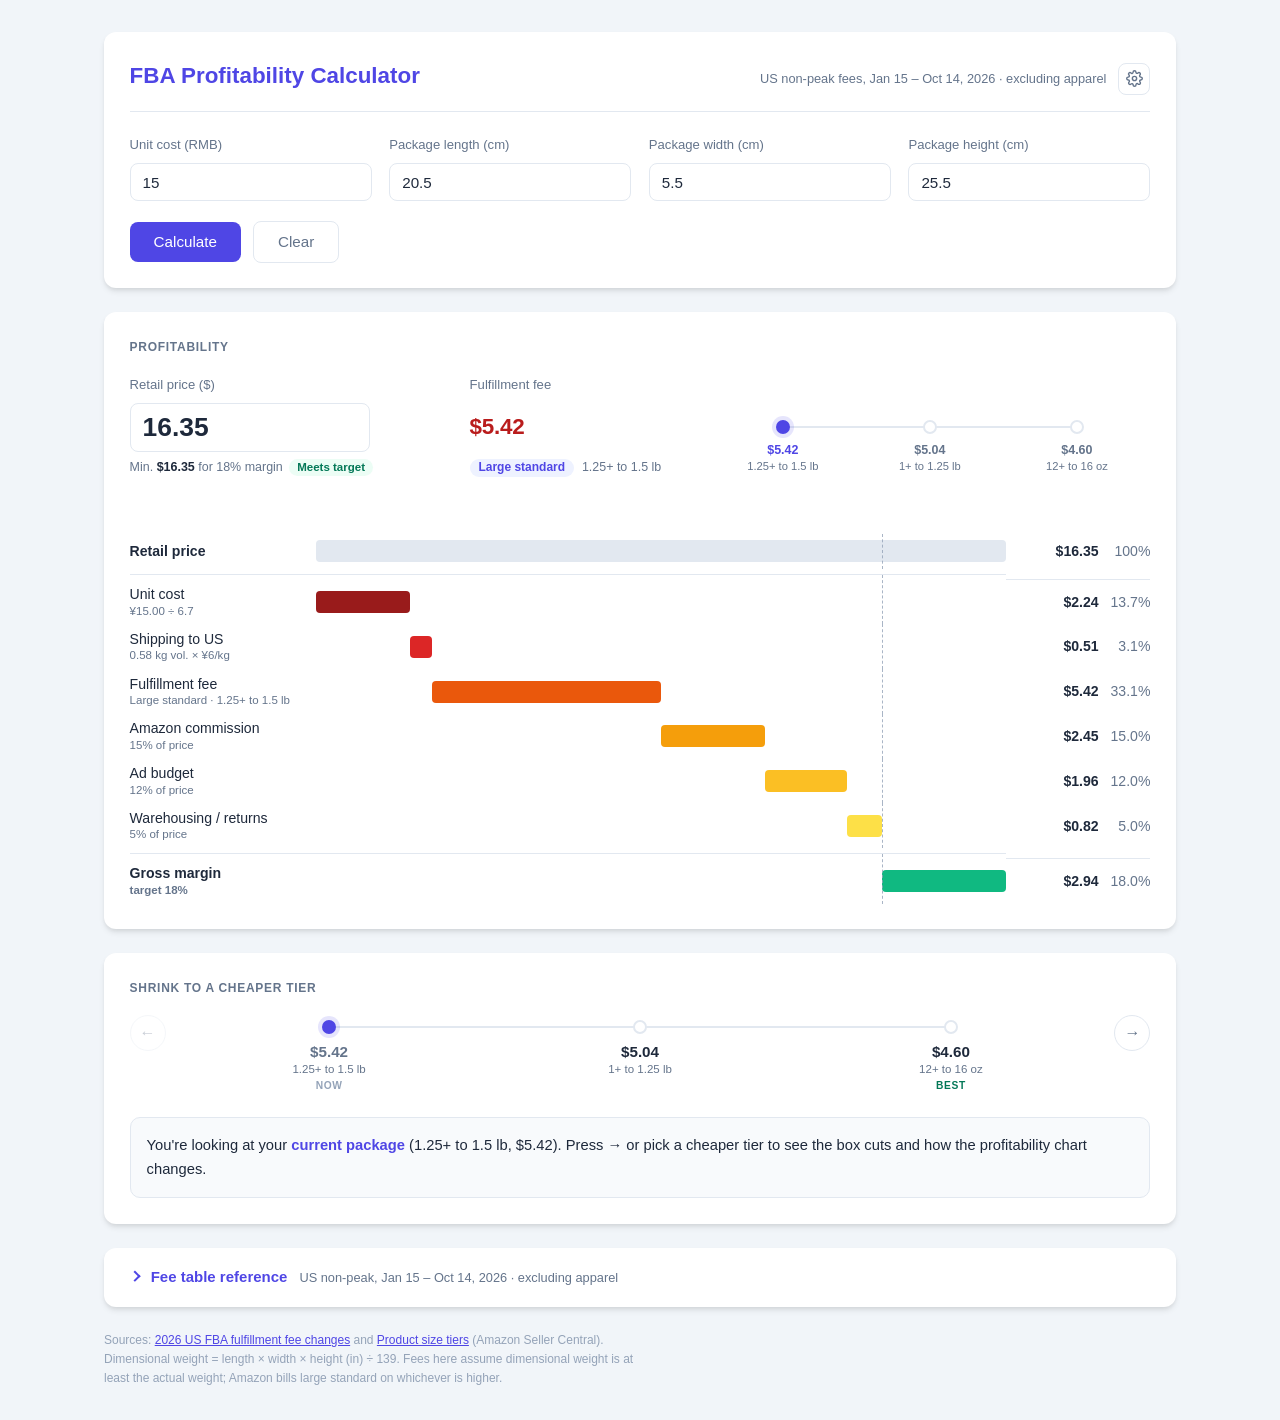
<file: Updated Pricing.html>
<!doctype html><html><head><meta charset=utf8><meta name=viewport content="width=device-width,initial-scale=1,viewport-fit=cover"><style>:root{color-scheme:light;box-sizing:border-box;padding-top:env(safe-area-inset-top,0px);padding-bottom:env(safe-area-inset-bottom,0px)}html{scroll-padding-top:env(safe-area-inset-top,0px)}body{margin:0;padding:0;font:14px -apple-system,BlinkMacSystemFont,sans-serif;background:#faf9f5;color:#141413}img{max-width:100%}[hidden]:not([hidden=until-found i]){display:none!important}</style></head><body>
<title>FBA Fee Calculator</title>
<style>
/* Layout: one input card on top, then two result cards side by side (fee | tier-down cuts), stacking on narrow screens. Matches the FBA pricing calculator's look. */
:root{
  --primary:#4f46e5; --primary-dark:#4338ca; --on-primary:#ffffff; --secondary:#10b981; --cost:#b91c1c;
  --bg:#f1f5f9; --surface:#ffffff; --surface-2:#f8fafc; --tint:#eef2ff;
  --dark:#1e293b; --muted:#64748b; --faint:#94a3b8; --line:#e2e8f0; --line-soft:#f1f5f9;
  --warn-bg:#fffbeb; --warn-line:#fcd34d; --warn-text:#92400e;
  --good-bg:#ecfdf5; --good-text:#047857;
  --bad-bg:#fef2f2; --bad-text:#b91c1c;
  --focus:rgba(79,70,229,.14);
  --radius:12px;
  --shadow:0 4px 6px -1px rgba(0,0,0,.1),0 2px 4px -1px rgba(0,0,0,.06);
  --font:'Inter',-apple-system,BlinkMacSystemFont,'Segoe UI',Roboto,'Helvetica Neue',Arial,sans-serif;
}
@media (prefers-color-scheme: dark){
  :root:not([data-theme="light"]){
    --primary:#818cf8; --primary-dark:#a5b4fc; --on-primary:#0f172a; --secondary:#34d399; --cost:#f87171;
    --bg:#0f172a; --surface:#1e293b; --surface-2:#172235; --tint:#262a52;
    --dark:#e2e8f0; --muted:#94a3b8; --faint:#64748b; --line:#334155; --line-soft:#283548;
    --warn-bg:#2b2412; --warn-line:#a16207; --warn-text:#fcd34d;
    --good-bg:#06302a; --good-text:#6ee7b7;
    --bad-bg:#3a1a1d; --bad-text:#fca5a5;
    --focus:rgba(129,140,248,.28);
    --shadow:0 4px 8px -2px rgba(0,0,0,.45);
    color-scheme:dark;
  }
}
:root[data-theme="dark"]{
  --primary:#818cf8; --primary-dark:#a5b4fc; --on-primary:#0f172a; --secondary:#34d399; --cost:#f87171;
  --bg:#0f172a; --surface:#1e293b; --surface-2:#172235; --tint:#262a52;
  --dark:#e2e8f0; --muted:#94a3b8; --faint:#64748b; --line:#334155; --line-soft:#283548;
  --warn-bg:#2b2412; --warn-line:#a16207; --warn-text:#fcd34d;
  --good-bg:#06302a; --good-text:#6ee7b7;
  --bad-bg:#3a1a1d; --bad-text:#fca5a5;
  --focus:rgba(129,140,248,.28);
  --shadow:0 4px 8px -2px rgba(0,0,0,.45);
  color-scheme:dark;
}
*{box-sizing:border-box}
body{font-family:var(--font);background:var(--bg);color:var(--dark);line-height:1.6;margin:0;font-size:15px}
.container{max-width:1120px;margin:0 auto;padding-block:2rem;padding-inline:clamp(16px,3vw,1.5rem)}
.card{background:var(--surface);border-radius:var(--radius);box-shadow:var(--shadow);padding:1.6rem;min-width:0}
.card-header{display:flex;justify-content:space-between;align-items:baseline;flex-wrap:wrap;gap:.25rem 1rem;border-bottom:1px solid var(--line);padding-bottom:1rem;margin-bottom:1.25rem}
h1{font-size:1.4rem;font-weight:600;color:var(--primary);margin:0;text-wrap:balance}
.sub{font-size:.8rem;color:var(--muted)}

/* inputs */
.inputs{display:grid;grid-template-columns:repeat(auto-fit,minmax(170px,1fr));gap:1.1rem}
.label-row{display:flex;justify-content:space-between;align-items:center;gap:.5rem;margin-bottom:.35rem;min-height:1.6rem}
.form-label{display:block;font-size:.82rem;font-weight:500;color:var(--muted)}
.opt{color:var(--faint);font-weight:400}
.form-control{width:100%;padding:.6rem .75rem;border:1px solid var(--line);border-radius:8px;font-size:.95rem;font-family:inherit;background:var(--surface);color:var(--dark);font-variant-numeric:tabular-nums}
.form-control::placeholder{color:var(--faint)}
.form-control:focus{outline:none;border-color:var(--primary);box-shadow:0 0 0 3px var(--focus)}
.input-group{display:flex;gap:.4rem}
.input-group .form-control:first-child{flex:1;min-width:0}
.unit-select{width:auto;flex:none;padding-right:.4rem;cursor:pointer}
.unit-toggle{display:flex;border:1px solid var(--line);border-radius:6px;overflow:hidden}
.unit-toggle button{padding:.1rem .45rem;background:var(--surface);border:none;cursor:pointer;font-family:inherit;font-size:.72rem;color:var(--muted);transition:.15s}
.unit-toggle button+button{border-left:1px solid var(--line)}
.unit-toggle button.active{background:var(--primary);color:var(--on-primary);font-weight:600}
.unit-toggle button:focus-visible{outline:2px solid var(--primary);outline-offset:-2px}

.actions{display:flex;gap:.75rem;flex-wrap:wrap;margin-top:1.25rem;align-items:center}
.btn{display:inline-flex;align-items:center;gap:.4rem;padding:.7rem 1.5rem;border-radius:8px;font-weight:500;font-size:.95rem;font-family:inherit;cursor:pointer;border:none;transition:.2s}
.btn-primary{background:var(--primary);color:var(--on-primary)}
.btn-primary:hover{background:var(--primary-dark)}
.btn-ghost{background:var(--surface);color:var(--muted);border:1px solid var(--line)}
.btn-ghost:hover{border-color:var(--primary);color:var(--primary)}
.btn:focus-visible{outline:none;box-shadow:0 0 0 3px var(--focus)}
.error{font-size:.85rem;color:var(--bad-text);background:var(--bad-bg);border-radius:8px;padding:.5rem .75rem}

/* results */
.results{display:grid;grid-template-columns:minmax(0,1fr);gap:1.5rem;margin-top:1.5rem}
.section-label{font-size:.75rem;font-weight:600;letter-spacing:.06em;text-transform:uppercase;color:var(--muted);margin-bottom:.9rem}
.fee{font-size:2.4rem;font-weight:700;line-height:1.05;color:var(--cost);font-variant-numeric:tabular-nums;letter-spacing:-.02em}
.fee.none{color:var(--faint)}
.fee-sub{font-size:.85rem;color:var(--muted);margin-top:.35rem}
.fee-row{display:flex;flex-wrap:wrap;align-items:center;gap:1rem 3rem}
.stats{flex:1;min-width:0;display:grid;grid-template-columns:repeat(auto-fit,minmax(140px,1fr));gap:.75rem 2rem;margin:0;padding-left:3rem;border-left:1px solid var(--line)}
.stats dt{font-size:.78rem;color:var(--muted)}
.stats dd{margin:0;font-weight:600;font-variant-numeric:tabular-nums}
.stats dd small{color:var(--muted);font-weight:400}
@media (max-width:640px){.stats{padding-left:0;border-left:none;padding-top:1rem;border-top:1px solid var(--line);flex-basis:100%}}
.facts{display:grid;grid-template-columns:auto minmax(0,1fr);gap:.55rem 1.25rem;margin:1.4rem 0 0;padding-top:1.2rem;border-top:1px solid var(--line);font-size:.9rem}
.facts dt{color:var(--muted)}
.facts dd{margin:0;text-align:right;font-weight:500;font-variant-numeric:tabular-nums;overflow-wrap:anywhere}
.facts dd small{color:var(--muted);font-weight:400}
.pill{display:inline-block;font-size:.75rem;font-weight:600;border-radius:999px;padding:.05rem .55rem;background:var(--tint);color:var(--primary)}
.notes{display:flex;flex-direction:column;gap:.5rem;margin-top:1rem}
.note{font-size:.8rem;line-height:1.45;color:var(--warn-text);background:var(--warn-bg);border:1px solid var(--warn-line);border-radius:8px;padding:.45rem .65rem}
.note.info{color:var(--muted);background:var(--surface-2);border-color:var(--line)}

.target{display:grid;grid-template-columns:repeat(auto-fit,minmax(140px,1fr));gap:.75rem;background:var(--surface-2);border:1px solid var(--line);border-radius:10px;padding:.85rem 1rem}
.t-label{font-size:.75rem;color:var(--muted)}
.t-val{font-weight:600;font-variant-numeric:tabular-nums}
.save{display:inline-block;margin-left:.3rem;font-size:.75rem;font-weight:600;color:var(--good-text);background:var(--good-bg);border-radius:999px;padding:.05rem .5rem;white-space:nowrap}

.table-wrap{overflow-x:auto;margin-top:1.1rem}
table{width:100%;border-collapse:collapse;font-size:.9rem;min-width:420px}
thead th{background:var(--surface-2);color:var(--muted);font-weight:600;font-size:.76rem;text-align:left;padding:.6rem .7rem;border-bottom:2px solid var(--line);white-space:nowrap}
thead th.num,td.num{text-align:right}
tbody td.num{white-space:nowrap}
tbody td{padding:.7rem;border-bottom:1px solid var(--line-soft);font-variant-numeric:tabular-nums;vertical-align:middle}
td.cut{font-weight:700;color:var(--primary);white-space:nowrap}
td.cut.na{font-weight:400;color:var(--faint);white-space:normal;font-size:.82rem}
tr.all td{background:var(--tint)}
tr.all td:first-child{font-weight:600}
.side-name{font-weight:500}
.side-name small{display:block;color:var(--muted);font-weight:400;font-size:.75rem}
.hint{margin:1rem 0 0;font-size:.8rem;color:var(--muted)}
.empty-msg{font-size:.92rem;color:var(--dark);background:var(--surface-2);border:1px solid var(--line);border-radius:10px;padding:1rem}
.empty-msg strong{color:var(--primary)}
/* tier train */
.train-nav{display:flex;align-items:flex-start;gap:.5rem;margin-bottom:1.1rem}
.arrow{flex:none;width:36px;height:36px;margin-top:.15rem;border-radius:50%;border:1px solid var(--line);background:var(--surface);color:var(--muted);cursor:pointer;font-size:1rem;font-family:inherit;display:grid;place-items:center;transition:.15s}
.arrow:hover:not(:disabled){border-color:var(--primary);color:var(--primary)}
.arrow:disabled{opacity:.35;cursor:default}
.arrow:focus-visible{outline:none;box-shadow:0 0 0 3px var(--focus);border-color:var(--primary)}
.train-scroll{position:relative;flex:1;min-width:0;overflow-x:auto;scrollbar-width:thin}
.train{display:flex;list-style:none;margin:0;padding:0}
.train li{position:relative;flex:1 0 96px;display:flex;justify-content:center}
.train li+li::before{content:'';position:absolute;top:calc(.5rem + 6px);right:50%;width:100%;height:2px;background:var(--line)}
.train li.passed+li.passed::before{background:var(--primary)}
.stop{position:relative;z-index:1;display:flex;flex-direction:column;align-items:center;gap:.05rem;padding:.5rem .3rem .25rem;background:none;border:none;border-radius:8px;font:inherit;color:inherit;text-align:center}
button.stop{cursor:pointer}
button.stop:focus-visible{outline:2px solid var(--primary);outline-offset:-2px}
.dot{width:14px;height:14px;border-radius:50%;border:2px solid var(--line);background:var(--surface);margin-bottom:.4rem;transition:.15s}
button.stop:hover .dot{border-color:var(--primary)}
.train li.passed .dot{border-color:var(--primary)}
.train li.now .dot{background:var(--faint);border-color:var(--faint)}
.train li.sel .dot{background:var(--primary);border-color:var(--primary);box-shadow:0 0 0 4px var(--focus)}
.s-fee{font-weight:700;font-size:.95rem;font-variant-numeric:tabular-nums;line-height:1.3}
.train li.sel .s-fee{color:var(--primary)}
.train li.now .s-fee{color:var(--muted)}
.s-tier{font-size:.72rem;color:var(--muted);white-space:nowrap;line-height:1.3}
.s-tag{font-size:.64rem;font-weight:600;letter-spacing:.06em;text-transform:uppercase;color:var(--faint);min-height:1.1rem}
.train li.best .s-tag{color:var(--good-text)}
/* fee reference table */
details.ref{padding:0}
details.ref summary{cursor:pointer;list-style:none;display:flex;flex-wrap:wrap;align-items:baseline;gap:.25rem .75rem;padding:1.1rem 1.6rem;font-weight:600;color:var(--primary);user-select:none}
details.ref summary::-webkit-details-marker{display:none}
details.ref summary>span:first-child::before{content:'';display:inline-block;width:.42em;height:.42em;border-right:2px solid currentColor;border-bottom:2px solid currentColor;transform:rotate(-45deg);margin:0 .7rem .12em .1rem;transition:transform .2s}
details.ref[open] summary>span:first-child::before{transform:rotate(45deg)}
details.ref summary:focus-visible{outline:2px solid var(--primary);outline-offset:-2px;border-radius:var(--radius)}
.ref-sub{font-size:.8rem;font-weight:400;color:var(--muted)}
.ref-wrap{margin:0 1.6rem;border-top:1px solid var(--line);padding-top:1rem}
details.ref .hint{margin:.75rem 1.6rem 1.4rem}
table.fees td{padding:.5rem .7rem}
table.fees td.tier{font-weight:600;vertical-align:top;border-right:1px solid var(--line-soft);white-space:nowrap}
table.fees td.wt{white-space:nowrap;color:var(--muted)}
table.fees th.cur-col{color:var(--primary)}
table.fees tr.cur td:not(.tier){background:var(--tint)}
table.fees tr.cur td.wt{color:var(--dark);font-weight:600;box-shadow:inset 3px 0 0 var(--primary)}
table.fees td.cur-cell{font-weight:700;color:var(--cost)}
.foot a{color:var(--primary)}
.foot{font-size:.75rem;color:var(--faint);margin:1.5rem 0 0;max-width:80ch}
/* settings */
.head-right{display:flex;align-items:center;gap:.75rem;margin-left:auto}
.gear-wrap{position:relative}
.gear{width:32px;height:32px;border-radius:8px;border:1px solid var(--line);background:var(--surface);color:var(--muted);cursor:pointer;display:grid;place-items:center;transition:.15s}
.gear:hover,.gear[aria-expanded="true"]{border-color:var(--primary);color:var(--primary)}
.gear:focus-visible{outline:none;box-shadow:0 0 0 3px var(--focus)}
.settings{position:absolute;right:0;top:calc(100% + 8px);z-index:20;width:300px;max-width:calc(100vw - 32px);background:var(--surface);border:1px solid var(--line);border-radius:10px;box-shadow:0 10px 25px -5px rgba(0,0,0,.18);padding:1rem}
.settings h2{font-size:.75rem;font-weight:600;letter-spacing:.06em;text-transform:uppercase;color:var(--muted);margin:0 0 .75rem}
.set-grid{display:grid;grid-template-columns:minmax(0,1fr) 92px;gap:.5rem .75rem;align-items:center}
.set-grid label{font-size:.85rem;color:var(--dark)}
.set-grid .form-control{padding:.35rem .5rem;font-size:.88rem;text-align:right}
.set-foot{display:flex;justify-content:space-between;align-items:center;margin-top:.85rem;padding-top:.75rem;border-top:1px solid var(--line);font-size:.75rem;color:var(--faint)}
.linkbtn{background:none;border:none;padding:0;font:inherit;font-size:.8rem;color:var(--primary);cursor:pointer}
.linkbtn:hover{text-decoration:underline}

/* profitability */
.profit-top{display:flex;flex-wrap:wrap;align-items:flex-start;gap:1rem 2.5rem;margin-bottom:1.5rem}
.price-box{width:auto;min-width:300px}
.price-box .form-control{width:240px}
.price-box .price-cap{flex-wrap:nowrap;white-space:nowrap}
.kpis{margin-top:1.75rem}
@media (max-width:560px){.kpis{margin-top:0} .price-box .form-control{width:100%} .price-box .price-cap{flex-wrap:wrap}}
.price-box .form-control{font-size:1.65rem;font-weight:700;padding:0 .75rem;height:3.1rem}
.price-cap{display:flex;flex-wrap:wrap;align-items:center;gap:.15rem .4rem;margin-top:.4rem;font-size:.78rem;color:var(--muted);line-height:1.4}
.price-cap b{color:var(--dark);font-weight:600;font-variant-numeric:tabular-nums}
.price-cap .status{margin-left:0}
.price-cap .linkbtn{font-size:.78rem}
.kpis{display:flex;flex-wrap:wrap;align-items:flex-start;gap:1rem 3rem;margin-top:0!important}
.fs-label{font-size:.82rem;font-weight:500;color:var(--muted);white-space:nowrap;min-height:1.6rem;margin-bottom:.35rem;display:flex;align-items:center}
.fs-num{position:relative;cursor:help;outline:none}
.fs-num:focus-visible{box-shadow:0 0 0 3px var(--focus);border-radius:4px}
.fs-tip{position:absolute;left:calc(100% + 10px);top:50%;transform:translateY(-50%);z-index:10;display:none;flex-direction:column;gap:.1rem;white-space:nowrap;font-size:.78rem;font-weight:500;letter-spacing:0;line-height:1.4;color:var(--dark);background:var(--surface);border:1px solid var(--line);border-radius:8px;box-shadow:0 8px 20px -6px rgba(0,0,0,.2);padding:.3rem .6rem}
.fs-tip span{color:var(--muted);font-weight:400}
.fs-num:hover .fs-tip,.fs-num:focus .fs-tip{display:flex}
.fs-fee{font-size:1.4rem;font-weight:700;line-height:1.2;color:var(--cost);font-variant-numeric:tabular-nums;letter-spacing:-.01em;min-height:3.1rem;display:flex;align-items:center}
.fs-sub{display:flex;flex-wrap:wrap;align-items:center;gap:.15rem .5rem;margin-top:.4rem;font-size:.78rem;color:var(--muted);line-height:1.4;white-space:nowrap}
.train.mini{flex:1 1 400px;min-width:0;max-width:600px;margin-left:.5rem;margin-top:calc(1.95rem + 1.55rem - .5rem - 7px)}
@media (max-width:900px){.train.mini{margin-left:0}}
@media (max-width:560px){.train.mini{margin-top:0;flex-basis:100%}}
.kpis{flex:1 1 auto;min-width:0;column-gap:2.5rem!important}
.train.mini li{flex:1 0 90px}
.train.mini .s-tag{display:none}
.train.mini .s-tier{font-size:.7rem}
.train.mini .s-fee{font-size:.78rem;font-weight:600;color:var(--muted)}
.train.mini li.sel .s-fee{color:var(--primary)}
.kpi dt{font-size:.78rem;color:var(--muted)}
.kpi dd{margin:0;font-size:1.25rem;font-weight:700;font-variant-numeric:tabular-nums;line-height:1.3}
.kpi dd small{font-size:.8rem;font-weight:500;color:var(--muted)}
.kpi .good{color:var(--good-text)} .kpi .bad{color:var(--bad-text)}
.c-val.neg b{color:var(--bad-text)}
.status{display:inline-block;font-size:.72rem;font-weight:600;border-radius:999px;padding:.05rem .5rem;margin-left:.35rem;vertical-align:middle}
.status.ok{background:var(--good-bg);color:var(--good-text)}
.status.no{background:var(--bad-bg);color:var(--bad-text)}
.chart{display:grid;grid-template-columns:minmax(120px,186px) minmax(0,1fr) 144px;column-gap:0;grid-auto-flow:row dense;font-size:.88rem}
.chart .row{display:contents}
.c-label,.c-val,.c-track{padding:.4rem 0}
.c-label{line-height:1.25;align-self:center;padding-right:1rem}
.c-label small{display:block;color:var(--muted);font-size:.72rem}
.c-val{padding-left:1rem;text-align:right;font-variant-numeric:tabular-nums;white-space:nowrap;align-self:center}
.c-val b{font-weight:600}
.c-val span{color:var(--muted);display:inline-block;min-width:3.4em}
.c-track{position:relative;align-self:stretch;display:flex;align-items:center}
.c-track::after{content:'';position:absolute;top:0;bottom:0;left:var(--t,0);border-left:1.5px dashed var(--faint);opacity:.8;pointer-events:none}
.bar{position:absolute;height:22px;border-radius:4px;min-width:2px}
.row.price .c-label,.row.price .c-val b{font-weight:700}
.row.price .bar{background:var(--line)}
.row.margin .c-label{font-weight:600}
.row.sep>*{border-top:1px solid var(--line);margin-top:.3rem;padding-top:.7rem}
.t-tag{position:absolute;top:-1.15rem;left:var(--t,0);transform:translateX(-50%);font-size:.68rem;color:var(--muted);white-space:nowrap}
.chart-wrap{position:relative;padding-top:1.1rem}
.scen{display:flex;flex-wrap:wrap;justify-content:space-between;align-items:center;gap:.4rem 1rem;font-size:.85rem;color:var(--dark);background:var(--tint);border:1px solid var(--line);border-left:3px solid var(--primary);border-radius:8px;padding:.55rem .8rem;margin-bottom:1rem}
.chart-foot{margin:1rem 0 0;font-size:.78rem;color:var(--muted)}
@media (max-width:560px){
  .chart{grid-template-columns:minmax(0,1fr) auto}
  .c-label{grid-column:1} .c-val{grid-column:2}
  .c-track{grid-column:1 / -1;height:26px;padding:0}
  .c-label,.c-val{padding:.5rem 0 .15rem}
  .row.sep>.c-track{border-top:none;margin-top:0;padding-top:0}
  .price-box{width:100%}
  .t-tag{display:none}
}
@media (prefers-reduced-motion:reduce){*{transition:none!important}}
</style>

<div class="container">
  <div class="card">
    <div class="card-header">
      <h1>FBA Profitability Calculator</h1>
      <div class="head-right">
        <span class="sub">US non-peak fees, Jan 15 – Oct 14, 2026 · excluding apparel</span>
        <div class="gear-wrap">
          <button type="button" class="gear" id="gearBtn" aria-label="Assumptions" aria-expanded="false" aria-controls="settings" title="Assumptions">
            <svg width="17" height="17" viewBox="0 0 24 24" fill="none" stroke="currentColor" stroke-width="2" stroke-linecap="round" stroke-linejoin="round" aria-hidden="true"><circle cx="12" cy="12" r="3"/><path d="M19.4 15a1.65 1.65 0 0 0 .33 1.82l.06.06a2 2 0 1 1-2.83 2.83l-.06-.06a1.65 1.65 0 0 0-1.82-.33 1.65 1.65 0 0 0-1 1.51V21a2 2 0 1 1-4 0v-.09A1.65 1.65 0 0 0 9 19.4a1.65 1.65 0 0 0-1.82.33l-.06.06a2 2 0 1 1-2.83-2.83l.06-.06A1.65 1.65 0 0 0 4.68 15a1.65 1.65 0 0 0-1.51-1H3a2 2 0 1 1 0-4h.09A1.65 1.65 0 0 0 4.6 9a1.65 1.65 0 0 0-.33-1.82l-.06-.06a2 2 0 1 1 2.83-2.83l.06.06A1.65 1.65 0 0 0 9 4.68a1.65 1.65 0 0 0 1-1.51V3a2 2 0 1 1 4 0v.09a1.65 1.65 0 0 0 1 1.51 1.65 1.65 0 0 0 1.82-.33l.06-.06a2 2 0 1 1 2.83 2.83l-.06.06A1.65 1.65 0 0 0 19.4 9a1.65 1.65 0 0 0 1.51 1H21a2 2 0 1 1 0 4h-.09a1.65 1.65 0 0 0-1.51 1z"/></svg>
          </button>
          <div class="settings" id="settings" hidden>
            <h2>Assumptions</h2>
            <div class="set-grid" id="setGrid"></div>
            <div class="set-foot"><span>Saved in this browser</span><button type="button" class="linkbtn" id="resetSet">Reset defaults</button></div>
          </div>
        </div>
      </div>
    </div>

    <form id="form" class="inputs" novalidate>
      <div>
        <div class="label-row"><label class="form-label" for="unitRmb">Unit cost (RMB)</label></div>
        <input type="number" step="any" min="0" id="unitRmb" class="form-control" value="15">
      </div>
      <div>
        <div class="label-row"><label class="form-label" for="len">Package length (cm)</label></div>
        <input type="number" step="any" min="0" id="len" class="form-control" value="20.5">
      </div>
      <div>
        <div class="label-row"><label class="form-label" for="wid">Package width (cm)</label></div>
        <input type="number" step="any" min="0" id="wid" class="form-control" value="5.5">
      </div>
      <div>
        <div class="label-row"><label class="form-label" for="hgt">Package height (cm)</label></div>
        <input type="number" step="any" min="0" id="hgt" class="form-control" value="25.5">
      </div>
      <button type="submit" hidden></button>
    </form>

    <div class="actions">
      <button type="button" class="btn btn-primary" id="calcBtn">Calculate</button>
      <button type="button" class="btn btn-ghost" id="clearBtn">Clear</button>
    </div>
    <div class="error" id="error" hidden style="margin-top:1rem"></div>
  </div>

  <div class="results" id="results">
    <section class="card" id="profitCard">
      <div class="section-label">Profitability</div>
      <div class="profit-top">
        <div class="price-box">
          <div class="label-row"><label class="form-label" for="price">Retail price ($)</label></div>
          <input type="number" step="0.01" min="0" id="price" class="form-control">
          <div class="price-cap" id="priceCap" hidden></div>
        </div>
        <dl class="kpis" id="kpis"></dl>
      </div>
      <div id="chartBox" aria-live="polite"></div>
    </section>
    <section class="card" id="improveCard" aria-live="polite"></section>
    <details class="card ref" id="refTable">
      <summary><span>Fee table reference</span><span class="ref-sub">US non-peak, Jan 15 – Oct 14, 2026 · excluding apparel</span></summary>
      <div class="table-wrap ref-wrap"><table class="fees" id="feeTable"></table></div>
      <p class="hint">Fuel and logistics-related surcharge not included. Your current tier is highlighted.</p>
    </details>
  </div>

  <p class="foot">Sources: <a href="https://sellercentral.amazon.com/help/hub/reference/external/GABBX6GZPA8MSZGW" target="_blank" rel="noopener">2026 US FBA fulfillment fee changes</a> and <a href="https://sellercentral.amazon.com/help/hub/reference/external/GG5KW835AHDJCH8W" target="_blank" rel="noopener">Product size tiers</a> (Amazon Seller Central). Dimensional weight = length × width × height (in) ÷ 139. Fees here assume dimensional weight is at least the actual weight; Amazon bills large standard on whichever is higher.</p>
</div>

<script>
(function(){
  const EPS = 1e-6;
  const OZ_PER = { oz:1, lb:16, kg:35.27396195, g:0.03527396195 };

  const TIERS = {
    small: {
      name:'Small standard',
      limits:[2,4,6,8,10,12,14,16],
      labels:['2 oz or less','2+ to 4 oz','4+ to 6 oz','6+ to 8 oz','8+ to 10 oz','10+ to 12 oz','12+ to 14 oz','14+ to 16 oz'],
      fees:{
        low: [2.43,2.49,2.56,2.66,2.77,2.82,2.92,2.95],
        mid: [3.32,3.42,3.45,3.54,3.68,3.78,3.91,3.96],
        high:[3.58,3.68,3.71,3.80,3.94,4.04,4.17,4.22]
      }
    },
    large: {
      name:'Large standard',
      limits:[4,8,12,16,20,24,28,32,36,40,44,48],
      labels:['4 oz or less','4+ to 8 oz','8+ to 12 oz','12+ to 16 oz','1+ to 1.25 lb','1.25+ to 1.5 lb','1.5+ to 1.75 lb','1.75+ to 2 lb','2+ to 2.25 lb','2.25+ to 2.5 lb','2.5+ to 2.75 lb','2.75+ to 3 lb'],
      fees:{
        low: [2.91,3.13,3.38,3.78,4.22,4.60,4.75,5.00,5.10,5.28,5.44,5.85],
        mid: [3.73,3.95,4.20,4.60,5.04,5.42,5.57,5.82,5.92,6.10,6.26,6.67],
        high:[3.99,4.21,4.46,4.86,5.30,5.68,5.83,6.08,6.18,6.36,6.52,6.93]
      },
      over:{ low:6.15, mid:6.97, high:7.23 }, // + $0.08 per 4 oz above 3 lb, up to 20 lb
      maxOz:320
    }
  };
  const BAND_LABEL = { low:'Under $10', mid:'$10–$50', high:'Over $50' };

  const fmtLb = v => String(+v.toFixed(2));
  const money = v => '$' + v.toFixed(2);
  const oz2 = v => v.toFixed(2) + ' oz';
  const lb3 = v => (v/16).toFixed(2) + ' lb';
  const ceil2 = v => Math.ceil(v*100 - 1e-7)/100;

  function overLabel(n){ return fmtLb(3+(n-1)/4) + '+ to ' + fmtLb(3+n/4) + ' lb'; }

  // Weight band for a shipping weight (oz). Returns current fee and the next band down.
  function bandOf(tierKey, oz, pb){
    const T = TIERS[tierKey];
    for (let i=0;i<T.limits.length;i++){
      if (oz <= T.limits[i] + EPS){
        return {
          label:T.labels[i], fee:T.fees[pb][i],
          lower: i===0 ? null : { oz:T.limits[i-1], label:T.labels[i-1], fee:T.fees[pb][i-1] }
        };
      }
    }
    if (tierKey==='large' && oz <= T.maxOz + EPS){
      const n = Math.ceil((oz-48)/4 - EPS);
      const fee = T.over[pb] + n*0.08;
      const lower = n===1
        ? { oz:48, label:T.labels[11], fee:T.fees[pb][11] }
        : { oz:48+(n-1)*4, label:overLabel(n-1), fee:T.over[pb] + (n-1)*0.08 };
      return { label:overLabel(n), fee, lower };
    }
    return null;
  }

  // Dimensional weight in oz. (Amazon's 2 in minimum width/height applies only to bulky and extra-large tiers, not standard.)
  function dimOz(cm){
    return cm[0]*cm[1]*cm[2]/Math.pow(2.54,3)/139*16;
  }
  function rawDimOz(cm){ return cm[0]*cm[1]*cm[2]/Math.pow(2.54,3)/139*16; }

  // Smallest reduction x in [0, hi] with fn(x) <= target (fn non-increasing). null if unreachable.
  function solve(fn, hi, target){
    if (hi <= 0 || fn(hi) > target + EPS) return null;
    let lo = 0;
    for (let k=0;k<80;k++){ const mid=(lo+hi)/2; if (fn(mid) <= target + EPS) hi = mid; else lo = mid; }
    return hi;
  }

  function priceBand(p){
    if (!(p >= 0) || isNaN(p)) return { key:'mid', defaulted:true };
    if (p < 10) return { key:'low', defaulted:false };
    if (p <= 50) return { key:'mid', defaulted:false };
    return { key:'high', defaulted:false };
  }

  function compute(dims, unitOz, price){
    const inch = dims.map(c=>c/2.54).sort((a,b)=>b-a);
    const [l,m,s] = inch;
    const pb = priceBand(price);
    const notes = [];
    const fitsSmall = l<=15+EPS && m<=12+EPS && s<=0.75+EPS;
    const fitsLarge = l<=18+EPS && m<=14+EPS && s<=8+EPS;
    const dim = dimOz(dims);
    let tier, shipOz, basis;

    if (fitsSmall && (unitOz==null || unitOz <= 16+EPS)){
      tier='small';
      if (unitOz==null){
        shipOz = rawDimOz(dims); basis='Estimate (no weight entered)';
        notes.push({warn:true, text:'Small standard fees are billed on actual weight. This estimate uses dimensional weight instead.'});
      } else { shipOz = unitOz; basis='Unit weight'; }
    } else if (fitsLarge){
      tier='large';
      shipOz = Math.max(unitOz ?? 0, dim);
      basis = (unitOz!=null && unitOz > dim) ? 'Unit weight' : 'Dimensional weight';
      if (shipOz > TIERS.large.maxOz + EPS) tier = null;
    } else tier = null;


    if (!tier){
      return { tier:null, inch, dim, unitOz, notes };
    }
    const band = bandOf(tier, shipOz, pb.key);
    return { tier, inch, dim, unitOz, shipOz, basis, band, pb:pb.key, notes, price: pb.defaulted || !(price > 0) ? null : price };
  }

  /* ---------- rendering ---------- */
  const improveCard = document.getElementById('improveCard');
  const errBox = document.getElementById('error');
  const sideNames = ['Length','Width','Height'];


  const SEC_LABEL = 'Shrink to a cheaper tier';
  function msg(html){ return `<div class="section-label">${SEC_LABEL}</div><div class="empty-msg">${html}</div>`; }
  const fitsSmallDims = cm => { const s = cm.map(c=>c/2.54).sort((a,b)=>b-a); return s[0]<=15+EPS && s[1]<=12+EPS && s[2]<=0.75+EPS; };

  // Tiers below the current one, down to the last one you can actually reach, capped at MAX_STEPS
  // (going more than two tiers down is rarely feasible in practice).
  const MAX_STEPS = 2;
  function buildSteps(r, dims){
    const steps = []; let stop = null; let b = r.band;
    while (b.lower && steps.length < MAX_STEPS){
      const tgt = b.lower.oz;
      const step = { oz:tgt, label:b.lower.label, fee:b.lower.fee };
      if (r.tier==='small'){
        if (r.unitOz==null){ step.kind='noweight'; steps.push(step); break; }
        step.kind='weight'; step.weightCut = r.unitOz - tgt;
      } else {
        if (r.unitOz!=null && r.unitOz > tgt + EPS){
          if (!steps.length){ step.kind='weightbound'; step.weightCut = r.unitOz - tgt; steps.push(step); }
          else stop = 'weight';
          break;
        }
        step.sides = dims.map((d,i)=> solve(c => dimOz(dims.map((v,j)=> j===i ? v-c : v)), d-0.01, tgt));
        step.all = solve(c => dimOz(dims.map(v=>v-c)), Math.min(...dims)-0.01, tgt);
        if (step.sides.every(x=>x==null) && step.all==null){
          if (!steps.length){ step.kind='unreachable'; steps.push(step); }
          else stop = 'floor';
          break;
        }
        step.kind='box';
      }
      steps.push(step);
      b = bandOf(r.tier, tgt, r.pb);
    }
    return { steps, stop };
  }

  let S = null; // { r, dims, steps, stop, sel }   sel = -1 means "Now" (current package)

  // The tier picked in the train, if it's one reached by shrinking the box. Drives the profitability chart.
  function scenario(){
    if (!S || S.sel < 0) return null;
    const st = S.steps[S.sel];
    return st && st.kind==='box' ? st : null;
  }

  function renderImprove(r, dims){
    S = null;
    if (!r.tier){ improveCard.innerHTML = msg('Shrink suggestions are only available for small and large standard packages.'); return; }
    if (r.tier==='small'){ improveCard.innerHTML = msg('Small standard fees are billed on actual weight, so a smaller box won\'t lower the fee.'); return; }
    if (!r.band.lower){ improveCard.innerHTML = msg(`You're already in the lowest weight tier for ${TIERS[r.tier].name.toLowerCase()} (<strong>${r.band.label}</strong>).`); return; }
    const { steps, stop } = buildSteps(r, dims);
    S = { r, dims, steps, stop, sel:-1 };
    drawImprove();
  }

  function cutTable(step, dims, r){
    const smallTag = cm => (r.unitOz==null || r.unitOz<=16+EPS) && fitsSmallDims(cm) ? '<small style="display:block;color:var(--warn-text);font-size:.72rem;font-weight:400">Would fit small standard size</small>' : '';
    const rows = dims.map((d,i)=>{
      const x = step.sides[i];
      if (x==null) return `<tr><td><span class="side-name">${sideNames[i]}</span></td><td class="num">${d} cm</td><td class="cut na" colspan="2">Not reachable with this side alone.</td></tr>`;
      const c = ceil2(x);
      const nd = dims.map((v,j)=> j===i ? v-c : v);
      return `<tr><td><span class="side-name">${sideNames[i]}</span></td><td class="num">${d} cm</td><td class="num cut">−${c.toFixed(2)} cm</td><td class="num">${(d-c).toFixed(2)} cm${smallTag(nd)}</td></tr>`;
    }).join('');
    let allRow;
    if (step.all==null){
      allRow = `<tr class="all"><td>All three sides</td><td class="num">—</td><td class="cut na" colspan="2">Not reachable.</td></tr>`;
    } else {
      const c = ceil2(step.all);
      const nd = dims.map(v=>v-c);
      allRow = `<tr class="all"><td>All three sides<small style="display:block;color:var(--muted);font-weight:400;font-size:.75rem">same cut on each</small></td><td class="num">—</td><td class="num cut">−${c.toFixed(2)} cm each</td><td class="num">${nd.map(v=>v.toFixed(2)).join(' × ')}${smallTag(nd)}</td></tr>`;
    }
    return `
      <div class="table-wrap">
        <table>
          <thead><tr><th>Side</th><th class="num">Now</th><th class="num">Minimum cut</th><th class="num">New size (cm)</th></tr></thead>
          <tbody>${rows}${allRow}</tbody>
        </table>
      </div>`;
  }

  // Tier-line stops (Now + cheaper tiers). Shared by the shrink section and the mini line next to the retail price.
  function trainNodes(){
    const { r, steps, sel } = S;
    const last = steps.length - 1;
    const bestOk = ['box','weight'].includes(steps[last].kind);
    return [`<li class="now passed${sel===-1?' sel':''}"><button type="button" class="stop" data-i="-1" aria-current="${sel===-1}" aria-label="Current tier, ${r.band.label}, ${money(r.band.fee)}"><span class="dot"></span><span class="s-fee">${money(r.band.fee)}</span><span class="s-tier">${r.band.label}</span><span class="s-tag">Now</span></button></li>`]
      .concat(steps.map((s,i)=>{
        const cls = [i<=sel?'passed':'', i===sel?'sel':'', (i===last && bestOk)?'best':''].join(' ');
        const tag = (i===last && bestOk) ? 'Best' : '';
        return `<li class="${cls}"><button type="button" class="stop" data-i="${i}" aria-current="${i===sel}" aria-label="${s.label}, ${money(s.fee)}"><span class="dot"></span><span class="s-fee">${money(s.fee)}</span><span class="s-tier">${s.label}</span><span class="s-tag">${tag}</span></button></li>`;
      })).join('');
  }

  function drawImprove(focusSel){
    const { r, dims, steps, stop, sel } = S;
    const step = steps[sel];
    const last = steps.length - 1;
    const nodes = trainNodes();

    let body;
    if (sel===-1) body = '';
    else if (step.kind==='noweight') body = `<div class="empty-msg">Small standard fees are billed on actual weight, so a smaller box won't lower the fee.</div>`;
    else if (step.kind==='weight') body = `<div class="empty-msg">Small standard fees use unit weight only, so a smaller box won't change the fee. Cut at least <strong>${oz2(step.weightCut)}</strong> of product or packaging weight to reach this tier.</div>`;
    else if (step.kind==='weightbound') body = `<div class="empty-msg">Your unit weight (${oz2(r.unitOz)}) is already above ${oz2(step.oz)}, so shrinking the box can't drop the tier. You'd need to cut at least <strong>${oz2(step.weightCut)}</strong> of weight.</div>`;
    else if (step.kind==='unreachable') body = `<div class="empty-msg">Shrinking the box can't reach this tier.</div>`;
    else body = cutTable(step, dims, r);

    let endNote = '';
    if (sel===last && stop==='weight') endNote = ` Lower tiers need a lighter package: your unit weight is ${oz2(r.unitOz)}.`;
    else if (sel===last && stop==='floor') endNote = ` Lower tiers can't be reached by shrinking the box.`;
    const hint = sel===-1 ? '' : step.kind==='box'
      ? `<p class="hint">Cuts are rounded up to 0.01 cm and put you exactly at the tier line. Amazon measures the box itself, so leave a few millimetres of margin.${endNote}</p>`
      : (endNote ? `<p class="hint">${endNote.trim()}</p>` : '');

    // Savings at the selected tier: fee drop plus the cheaper sea/air freight of the smaller box.
    let detail;
    if (sel===-1){
      detail = `<div class="empty-msg">You're looking at your <strong>current package</strong> (${r.band.label}, ${money(r.band.fee)}). Press → or pick a cheaper tier to see the box cuts and how the profitability chart changes.</div>`;
    } else {
      const shipSave = step.kind==='box' ? (volKgOf(dims) - volKgOf(dims, step)) * A.shipRmbKg / A.fx : 0;
      const save = r.band.fee - step.fee + shipSave;
      detail = `
      <div class="target">
        <div><div class="t-label">Selected tier</div><div class="t-val">${step.label}</div></div>
        <div><div class="t-label">New fee</div><div class="t-val">${money(step.fee)}<span class="save">Save ${money(save)}${shipSave>0.005?' incl. shipping':''}${r.price ? ` (+${(save/r.price*100).toFixed(1)}% margin)` : '/unit'}</span></div></div>
        <div><div class="t-label">Target shipping weight</div><div class="t-val">≤ ${oz2(step.oz)} <small style="color:var(--muted);font-weight:400">now ${oz2(r.shipOz)}</small></div></div>
      </div>
      <div style="margin-top:1rem">${body}</div>`;
    }

    improveCard.innerHTML = `
      <div class="section-label">${SEC_LABEL}</div>
      <div class="train-nav">
        <button type="button" class="arrow" id="prevT" aria-label="Previous tier" ${sel===-1?'disabled':''}>←</button>
        <div class="train-scroll" id="trainScroll"><ol class="train">${nodes}</ol></div>
        <button type="button" class="arrow" id="nextT" aria-label="Next cheaper tier" ${sel===last?'disabled':''}>→</button>
      </div>
      ${detail}
      ${hint}`;

    const sc = document.getElementById('trainScroll');
    const selNode = sc.querySelector('li.sel');
    if (selNode) sc.scrollLeft = selNode.offsetLeft - sc.clientWidth/2 + selNode.offsetWidth/2;
    if (focusSel){
      const el = focusSel==='stop' ? sc.querySelector('li.sel .stop') : document.getElementById(focusSel);
      if (el && !el.disabled) el.focus(); else sc.querySelector('li.sel .stop')?.focus();
    }
  }

  function selectStep(i, focus){
    if (!S) return;
    const n = Math.max(-1, Math.min(S.steps.length-1, i));
    if (n===S.sel && !focus) return;
    S.sel = n; drawImprove(focus);
    renderProfit();
  }
  improveCard.addEventListener('click', e=>{
    if (!S) return;
    if (e.target.closest('#prevT')) return selectStep(S.sel-1, 'prevT');
    if (e.target.closest('#nextT')) return selectStep(S.sel+1, 'nextT');
    const b = e.target.closest('button.stop');
    if (b) selectStep(+b.dataset.i, 'stop');
  });
  improveCard.addEventListener('keydown', e=>{
    if (!S || !e.target.closest('.train-nav')) return;
    if (e.key==='ArrowRight'){ e.preventDefault(); selectStep(S.sel+1, 'stop'); }
    if (e.key==='ArrowLeft'){ e.preventDefault(); selectStep(S.sel-1, 'stop'); }
    if (e.key==='Home'){ e.preventDefault(); selectStep(-1, 'stop'); }
    if (e.key==='End'){ e.preventDefault(); selectStep(S.steps.length-1, 'stop'); }
  });


  /* ---------- fee reference table ---------- */
  function renderFeeTable(r){
    const curKey = r && r.tier ? (TIERS[r.tier].labels.includes(r.band.label) ? r.tier+'-'+TIERS[r.tier].labels.indexOf(r.band.label) : 'large-over') : null;
    const pb = r && r.tier ? r.pb : null;
    const cols = ['low','mid','high'];
    let h = `<thead><tr><th>Size tier</th><th>Shipping weight</th>${cols.map(c=>`<th class="num${c===pb?' cur-col':''}">${c==='low'?'&lt;$10':c==='mid'?'$10–$50':'&gt;$50'}</th>`).join('')}</tr></thead><tbody>`;
    const row = (key, tierCell, label, vals) => `<tr class="${key===curKey?'cur':''}">${tierCell}<td class="wt">${label}</td>${cols.map((c,j)=>`<td class="num${key===curKey&&c===pb?' cur-cell':''}">${vals[j]}</td>`).join('')}</tr>`;
    ['small','large'].forEach(t=>{
      const T = TIERS[t], n = T.labels.length + (t==='large'?1:0);
      T.labels.forEach((lab,i)=>{
        h += row(t+'-'+i, i===0?`<td class="tier" rowspan="${n}">${T.name}</td>`:'', lab, cols.map(c=>money(T.fees[c][i])));
      });
      if (t==='large') h += row('large-over','', '3+ lb to 20 lb', cols.map(c=>`${money(T.over[c])} + $0.08 per 4 oz above 3 lb`));
    });
    document.getElementById('feeTable').innerHTML = h + '</tbody>';
  }

  /* ---------- assumptions ---------- */
  const DEFAULTS = { fx:6.7, shipRmbKg:6, comm:15, ads:12, wh:5, target:18 };
  const SET_FIELDS = [
    ['fx','RMB / USD exchange rate','0.01'],
    ['shipRmbKg','Shipping cost (RMB / kg)','0.1'],
    ['comm','Amazon commission (%)','0.5'],
    ['ads','Ad budget (%)','0.5'],
    ['wh','Warehousing / returns (%)','0.5'],
    ['target','Target gross margin (%)','0.5']
  ];
  const LS_KEY = 'fbaProfitAssumptions';
  let A = { ...DEFAULTS };
  try { const saved = JSON.parse(localStorage.getItem(LS_KEY) || 'null'); if (saved) for (const k in DEFAULTS) if (typeof saved[k]==='number' && isFinite(saved[k])) A[k] = saved[k]; } catch(e){}
  function saveA(){ try { localStorage.setItem(LS_KEY, JSON.stringify(A)); } catch(e){} }

  const setGrid = document.getElementById('setGrid');
  function drawSettings(){
    setGrid.innerHTML = SET_FIELDS.map(([k,lab,st])=>`<label for="set-${k}">${lab}</label><input type="number" min="0" step="${st}" id="set-${k}" data-k="${k}" class="form-control" value="${A[k]}">`).join('');
  }
  drawSettings();
  setGrid.addEventListener('input', e=>{
    const k = e.target.dataset.k; if (!k) return;
    const v = parseFloat(e.target.value);
    if (!(v >= 0) || (k==='fx' && v===0)) return; // ignore incomplete/invalid entries
    A[k] = v; saveA(); refreshProfit();
  });
  const gearBtn = document.getElementById('gearBtn'), settingsEl = document.getElementById('settings');
  function toggleSettings(open){ settingsEl.hidden = !open; gearBtn.setAttribute('aria-expanded', open); if (open) setGrid.querySelector('input').focus(); }
  gearBtn.addEventListener('click', ()=> toggleSettings(settingsEl.hidden));
  document.addEventListener('click', e=>{ if (!settingsEl.hidden && !e.target.closest('.gear-wrap')) toggleSettings(false); });
  document.addEventListener('keydown', e=>{ if (e.key==='Escape' && !settingsEl.hidden){ toggleSettings(false); gearBtn.focus(); } });
  document.getElementById('resetSet').addEventListener('click', ()=>{ A = { ...DEFAULTS }; saveA(); drawSettings(); refreshProfit(); });

  /* ---------- profitability ---------- */
  // All per-unit costs in USD at a given retail price.
  // Volumetric shipping weight (kg, L×W×H ÷ 5000). With a shrink scenario, the box is cut until its
  // dimensional weight sits exactly on the target tier line, so its volume (and freight cost) is fixed by that line,
  // whichever side(s) you cut.
  function volKgOf(dims, scen){
    const cm3 = scen ? scen.oz/16 * 139 * Math.pow(2.54,3) : dims[0]*dims[1]*dims[2];
    return cm3/5000;
  }

  // All per-unit costs in USD at a given retail price. `scen` (optional) = a selected cheaper tier { oz, label }.
  function costsAt(dims, unitRmb, price, scen){
    const r = compute(dims, null, price);
    if (!r.tier) return null;
    const volKg = volKgOf(dims, scen);
    const c = {
      r, volKg, scen: scen || null,
      unit: unitRmb / A.fx,
      ship: volKg * A.shipRmbKg / A.fx,
      fee: scen ? bandOf(r.tier, scen.oz, r.pb).fee : r.band.fee,
      comm: price * A.comm/100,
      ads: price * A.ads/100,
      wh: price * A.wh/100
    };
    c.total = c.unit + c.ship + c.fee + c.comm + c.ads + c.wh;
    c.margin = price - c.total;
    c.pct = price > 0 ? c.margin / price : 0;
    return c;
  }

  // Lowest price (to the cent) whose gross margin meets the target.
  // The fulfillment fee depends on the price band, so solve per band and keep the first one that's consistent.
  function minPrice(dims, unitRmb, scen){
    const varPct = (A.comm + A.ads + A.wh + A.target)/100;
    if (varPct >= 1) return { err:'Commission, ads, warehousing and target margin add up to 100% or more, so no price can reach the target.' };
    const fixed = unitRmb/A.fx + volKgOf(dims, scen)*A.shipRmbKg/A.fx;
    for (const probe of [5, 20, 60]){            // representative price in each band: <$10, $10–$50, >$50
      const r = compute(dims, null, probe);
      if (!r.tier) return { err:'oversize' };
      const fee = scen ? bandOf(r.tier, scen.oz, r.pb).fee : r.band.fee;
      let p = ceil2((fixed + fee)/(1 - varPct));
      for (let k=0;k<3;k++){                     // confirm at the rounded price with that price's real fee
        const c = costsAt(dims, unitRmb, p, scen);
        if (c.pct >= A.target/100 - 1e-9) return { price:p };
        p = ceil2(p + 0.01);
      }
    }
    return { err:'No price found.' };
  }

  const COLORS = { unit:'#991b1b', ship:'#dc2626', fee:'#ea580c', comm:'#f59e0b', ads:'#fbbf24', wh:'#fde047', margin:'#10b981', loss:'#ef4444' };
  const priceEl = document.getElementById('price');
  const kpis = document.getElementById('kpis'), chartBox = document.getElementById('chartBox'), priceCap = document.getElementById('priceCap');
  let P = null; // { dims, unitRmb, min }

  let capMin = null; // minimum price shown in the caption (follows the selected tier); used by the Reset link

  // Small caption under the price input: minimum price for the target margin at the selected size/weight tier,
  // target status, and a reset link.
  function drawPriceCap(price, ok, minP){
    capMin = minP;
    if (minP == null){ priceCap.hidden = true; return; }
    const atMin = Math.abs(price - minP) < 0.005;
    const pill = ok == null ? '' : `<span class="status ${ok?'ok':'no'}">${ok?'Meets target':'Below target'}</span>`;
    priceCap.innerHTML = `<span>Min. <b>${money(minP)}</b> for ${fmtPct(A.target)} margin</span>${atMin ? '' : '<button type="button" class="linkbtn" id="useMin">Reset</button>'}${pill}`;
    priceCap.hidden = false;
  }

  function renderProfit(){
    if (!P){ kpis.innerHTML=''; priceCap.hidden = true; chartBox.innerHTML = `<div class="empty-msg">Enter unit cost and package size, then press <strong>Calculate</strong> to find the minimum price for your target margin.</div>`; return; }
    if (P.min.err){
      kpis.innerHTML=''; priceCap.hidden = true;
      chartBox.innerHTML = `<div class="empty-msg">${P.min.err==='oversize' ? 'This package is outside standard size, so the fulfillment fee (and profitability) can\'t be calculated here.' : P.min.err}</div>`;
      return;
    }
    const price = num('price');
    const scen = scenario();
    const minP = scen ? minPrice(P.dims, P.unitRmb, scen).price : P.min.price;
    kpis.innerHTML = '';
    if (!(price > 0)){ drawPriceCap(price, null, minP); chartBox.innerHTML = `<div class="empty-msg">Enter a retail price above $0 to see the breakdown.</div>`; return; }
    const c = costsAt(P.dims, P.unitRmb, price, scen);
    const base = scen ? costsAt(P.dims, P.unitRmb, price) : null;   // current package, for "was" values
    const ok = c.pct >= A.target/100 - 1e-9;
    drawPriceCap(price, ok, minP);
    // FBA fee for the selected tier + a mini tier line synced with the shrink section's.
    // Hovering the fee shows the shipping weight (oz under 1 lb, lb otherwise) and the fee as % of price.
    const shipOz = scen ? scen.oz : c.r.shipOz;
    const wtTxt = (scen ? '≤ ' : '') + (shipOz < 16 - EPS ? oz2(shipOz) : lb3(shipOz));
    kpis.innerHTML = `
      <div class="fee-sum">
        <div class="fs-label">Fulfillment fee</div>
        <div class="fs-fee"><span class="fs-num" tabindex="0" aria-describedby="fsTip">${money(c.fee)}<span class="fs-tip" id="fsTip" role="tooltip"><div>${wtTxt} <span>shipping weight</span></div><div>${(c.fee/price*100).toFixed(1)}% <span>of price</span></div></span></span></div>
        <div class="fs-sub"><span class="pill">${TIERS[c.r.tier].name}</span><span>${scen ? scen.label : c.r.band.label}</span></div>
      </div>
      ${S ? `<ol class="train mini" aria-label="Weight tier">${trainNodes()}</ol>` : ''}`;

    const r = c.r;
    const was = (k) => base && money(base[k]) !== money(c[k]) ? ` · was ${money(base[k])}` : '';
    const rows = [
      ['unit','Unit cost',`¥${P.unitRmb.toFixed(2)} ÷ ${A.fx}`, c.unit],
      ['ship','Shipping to US',`${c.volKg.toFixed(2)} kg vol. × ¥${A.shipRmbKg}/kg${was('ship')}`, c.ship],
      ['fee','Fulfillment fee',`${TIERS[r.tier].name} · ${scen ? scen.label : r.band.label}${was('fee')}`, c.fee],
      ['comm','Amazon commission',`${fmtPct(A.comm)} of price`, c.comm],
      ['ads','Ad budget',`${fmtPct(A.ads)} of price`, c.ads],
      ['wh','Warehousing / returns',`${fmtPct(A.wh)} of price`, c.wh]
    ];
    const scale = Math.max(price, c.total);
    const W = v => (v/scale*100).toFixed(3)+'%';
    const tPos = W(price*(1 - A.target/100));
    const val = (v, cls='') => `<div class="c-val ${cls}"><b>${signMoney(v)}</b> <span>${(v<0?'−':'')+Math.abs(v/price*100).toFixed(1)}%</span></div>`;
    let cum = 0, h = '';
    h += `<div class="row price"><div class="c-label">Retail price</div><div class="c-track"><div class="bar" style="left:0;width:${W(price)}"></div></div><div class="c-val"><b>${money(price)}</b> <span>100%</span></div></div>`;
    rows.forEach(([k,lab,sub,v],i)=>{
      h += `<div class="row${i===0?' sep':''}"><div class="c-label">${lab}<small>${sub}</small></div><div class="c-track"><div class="bar" style="left:${W(cum)};width:${W(v)};background:${COLORS[k]}" title="${lab}: ${money(v)}"></div></div>${val(v)}</div>`;
      cum += v;
    });
    const mLeft = Math.min(cum, price), mW = Math.abs(c.margin);
    h += `<div class="row margin sep"><div class="c-label">Gross margin<small>target ${fmtPct(A.target)}</small></div><div class="c-track"><div class="bar" style="left:${W(mLeft)};width:${W(mW)};background:${c.margin>=0?COLORS.margin:COLORS.loss}"></div></div>${val(c.margin, c.margin>=0?'':'neg')}</div>`;
    chartBox.innerHTML = `<div class="chart-wrap"><div class="chart" style="--t:${tPos}">${h}</div></div>`;
  }
  const fmtPct = v => (+v.toFixed(2)) + '%';
  const signMoney = v => (v < 0 ? '−$' : '$') + Math.abs(v).toFixed(2);

  // Re-render fee cards + chart for the current retail price.
  function renderAll(){
    if (!P) return;
    const p = num('price');
    const r = compute(P.dims, null, p > 0 ? p : NaN);
    // Keep the selected tier when only the price or assumptions change.
    const keep = S && S.sel >= 0 ? S.steps[S.sel].label : null;
    renderImprove(r, P.dims);
    if (S && keep){ const i = S.steps.findIndex(s => s.label === keep); if (i >= 0){ S.sel = i; drawImprove(); } }
    renderFeeTable(r);
    renderProfit();
  }
  // Assumptions changed: re-solve the minimum price, keep the user's retail price.
  function refreshProfit(){
    if (!P) return;
    const wasMin = P.min.price != null && Math.abs(num('price') - P.min.price) < 0.005;
    P.min = minPrice(P.dims, P.unitRmb);
    if (wasMin && P.min.price != null) priceEl.value = P.min.price.toFixed(2);
    renderAll();
  }

  /* ---------- inputs ---------- */
  function num(id){ const v = document.getElementById(id).value.trim(); return v==='' ? NaN : parseFloat(v); }

  function calculate(){
    const dims = [num('len'), num('wid'), num('hgt')];
    const unitRmb = num('unitRmb');
    if (!(unitRmb >= 0)){ errBox.textContent = 'Enter a unit cost in RMB (0 or more).'; errBox.hidden = false; return; }
    if (dims.some(d => !(d > 0))){
      errBox.textContent = 'Enter a length, width and height greater than 0 cm.';
      errBox.hidden = false; return;
    }
    errBox.hidden = true;
    S = null; // new package: start back on the current tier
    P = { dims, unitRmb, min: minPrice(dims, unitRmb) };
    if (P.min.price != null) priceEl.value = P.min.price.toFixed(2);
    renderAll();
  }

  priceEl.addEventListener('input', renderAll);
  kpis.addEventListener('click', e=>{
    const b = e.target.closest('button.stop'); if (!b || !S) return;
    selectStep(+b.dataset.i);
    kpis.querySelector('.mini li.sel .stop')?.focus();
  });
  kpis.addEventListener('keydown', e=>{
    if (!S || !e.target.closest('.mini')) return;
    const go = {ArrowRight:S.sel+1, ArrowLeft:S.sel-1, Home:-1, End:S.steps.length-1}[e.key];
    if (go === undefined) return;
    e.preventDefault(); selectStep(go); kpis.querySelector('.mini li.sel .stop')?.focus();
  });
  // ← / → anywhere on the page steps through the tiers (unless typing in a field or the settings panel is open).
  document.addEventListener('keydown', e=>{
    if (e.defaultPrevented || !S || e.altKey || e.ctrlKey || e.metaKey || e.shiftKey) return;
    if (e.key!=='ArrowRight' && e.key!=='ArrowLeft') return;
    if (e.target.closest('input, textarea, select, [contenteditable]') || !settingsEl.hidden) return;
    e.preventDefault();
    selectStep(S.sel + (e.key==='ArrowRight' ? 1 : -1));
  });
  priceCap.addEventListener('click', e=>{ if (e.target.closest('#useMin') && P && capMin != null){ priceEl.value = capMin.toFixed(2); renderAll(); priceEl.focus(); } });
  document.getElementById('calcBtn').addEventListener('click', calculate);
  document.getElementById('form').addEventListener('submit', e=>{ e.preventDefault(); calculate(); });
  document.getElementById('clearBtn').addEventListener('click', ()=>{
    ['unitRmb','len','wid','hgt','price'].forEach(id=>document.getElementById(id).value='');
    errBox.hidden = true; P = null;
    renderFeeTable(null); renderProfit();
    improveCard.innerHTML = msg('Shrink suggestions appear here after you calculate.');
    document.getElementById('unitRmb').focus();
  });

  window.__fba = { compute, dimOz, solve, bandOf, costsAt, minPrice, A:()=>A };
  calculate();
})();
</script>

</body></html>
</file>
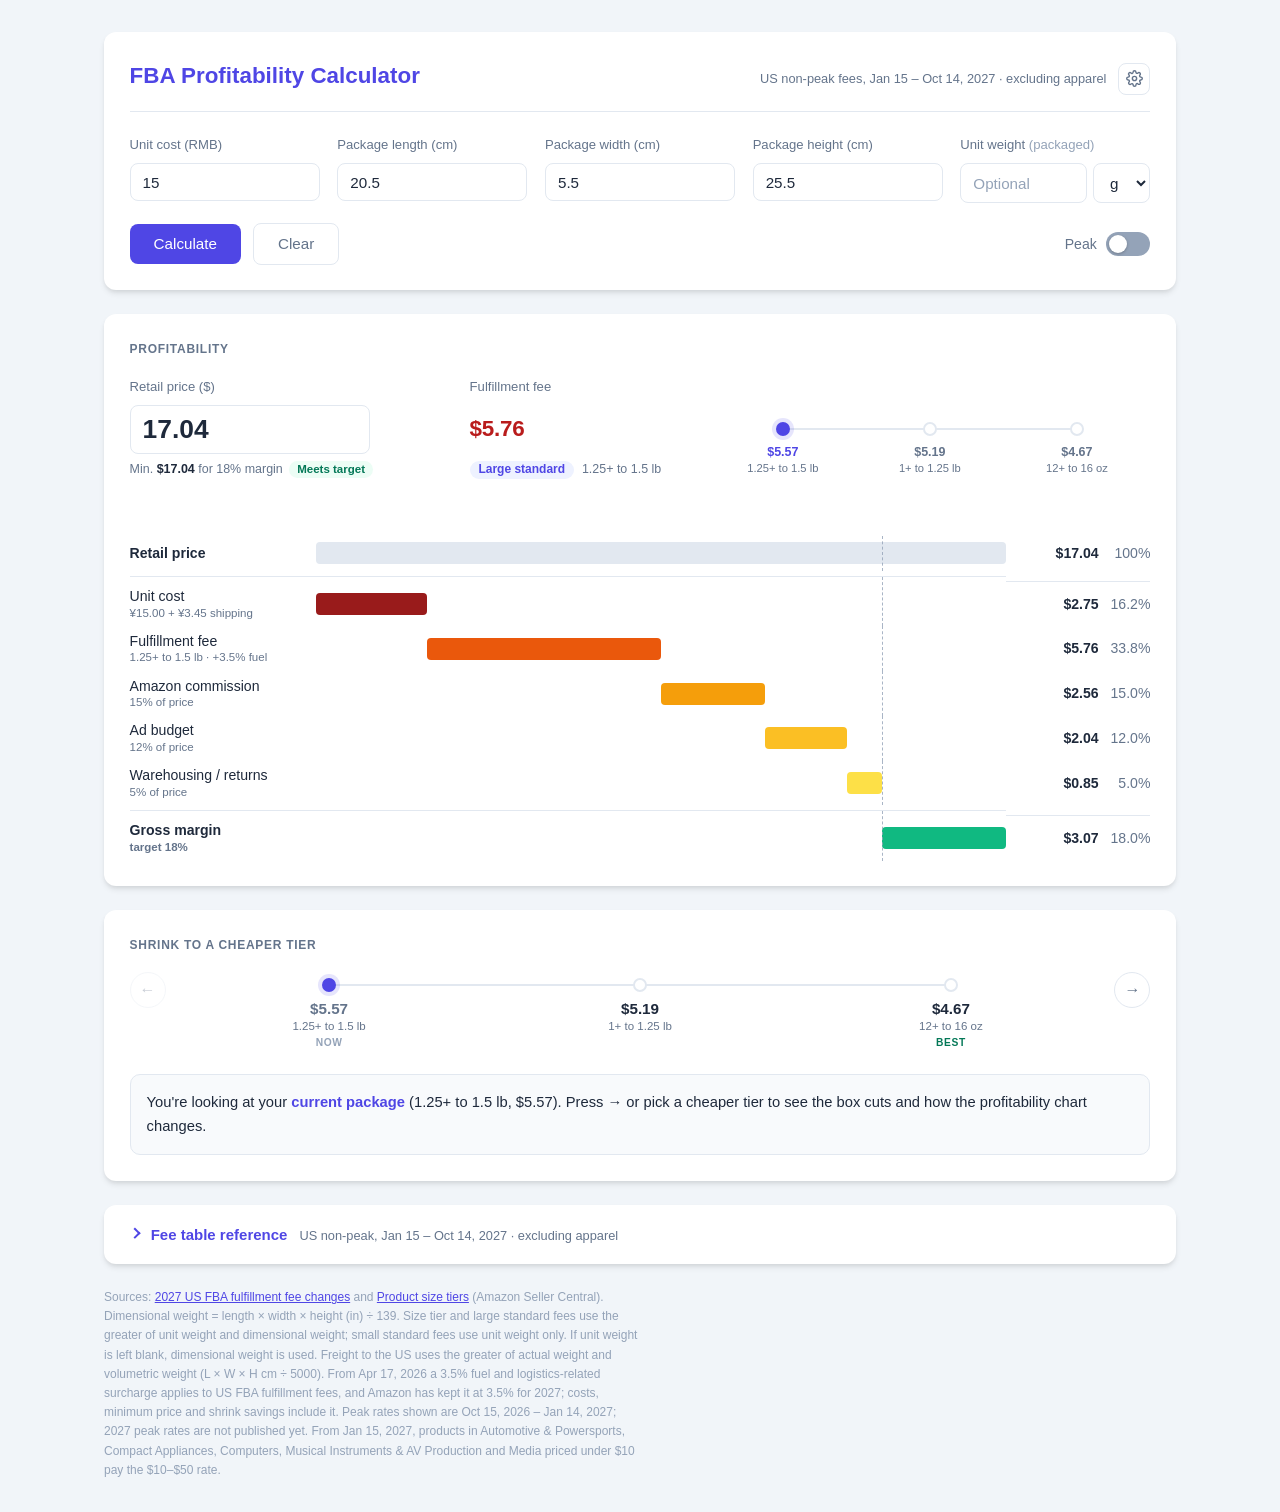
<file: app/tools/pricing-detail.html>
<!doctype html><html data-theme="light"><head><meta charset=utf8><meta name=viewport content="width=device-width,initial-scale=1,viewport-fit=cover"><style>:root{color-scheme:light;box-sizing:border-box;padding-top:env(safe-area-inset-top,0px);padding-bottom:env(safe-area-inset-bottom,0px)}html{scroll-padding-top:env(safe-area-inset-top,0px)}body{margin:0;padding:0;font:14px -apple-system,BlinkMacSystemFont,sans-serif;background:#faf9f5;color:#141413}img{max-width:100%}[hidden]:not([hidden=until-found i]){display:none!important}</style></head><body>
<title>FBA Fee Calculator</title>
<!-- HUB: copy of Pricer_Updated.html (2027 fees, unit weight) for the 报价 → 查看详情 pop-up. A what-if sandbox: the hub sends
     the 报价 line, 设置 → 报价 and the table's 旺季 switch ('load-line'); nothing is saved or sent back. Changes are marked HUB. -->
<style>
/* Layout: one input card on top, then two result cards side by side (fee | tier-down cuts), stacking on narrow screens. Matches the FBA pricing calculator's look. */
:root{
  --primary:#4f46e5; --primary-dark:#4338ca; --on-primary:#ffffff; --secondary:#10b981; --cost:#b91c1c;
  --bg:#f1f5f9; --surface:#ffffff; --surface-2:#f8fafc; --tint:#eef2ff;
  --dark:#1e293b; --muted:#64748b; --faint:#94a3b8; --line:#e2e8f0; --line-soft:#f1f5f9;
  --warn-bg:#fffbeb; --warn-line:#fcd34d; --warn-text:#92400e;
  --good-bg:#ecfdf5; --good-text:#047857;
  --bad-bg:#fef2f2; --bad-text:#b91c1c;
  --focus:rgba(79,70,229,.14);
  --radius:12px;
  --shadow:0 4px 6px -1px rgba(0,0,0,.1),0 2px 4px -1px rgba(0,0,0,.06);
  --font:'Inter',-apple-system,BlinkMacSystemFont,'Segoe UI',Roboto,'Helvetica Neue',Arial,sans-serif;
}
@media (prefers-color-scheme: dark){
  :root:not([data-theme="light"]){
    --primary:#818cf8; --primary-dark:#a5b4fc; --on-primary:#0f172a; --secondary:#34d399; --cost:#f87171;
    --bg:#0f172a; --surface:#1e293b; --surface-2:#172235; --tint:#262a52;
    --dark:#e2e8f0; --muted:#94a3b8; --faint:#64748b; --line:#334155; --line-soft:#283548;
    --warn-bg:#2b2412; --warn-line:#a16207; --warn-text:#fcd34d;
    --good-bg:#06302a; --good-text:#6ee7b7;
    --bad-bg:#3a1a1d; --bad-text:#fca5a5;
    --focus:rgba(129,140,248,.28);
    --shadow:0 4px 8px -2px rgba(0,0,0,.45);
    color-scheme:dark;
  }
}
:root[data-theme="dark"]{
  --primary:#818cf8; --primary-dark:#a5b4fc; --on-primary:#0f172a; --secondary:#34d399; --cost:#f87171;
  --bg:#0f172a; --surface:#1e293b; --surface-2:#172235; --tint:#262a52;
  --dark:#e2e8f0; --muted:#94a3b8; --faint:#64748b; --line:#334155; --line-soft:#283548;
  --warn-bg:#2b2412; --warn-line:#a16207; --warn-text:#fcd34d;
  --good-bg:#06302a; --good-text:#6ee7b7;
  --bad-bg:#3a1a1d; --bad-text:#fca5a5;
  --focus:rgba(129,140,248,.28);
  --shadow:0 4px 8px -2px rgba(0,0,0,.45);
  color-scheme:dark;
}
*{box-sizing:border-box}
body{font-family:var(--font);background:var(--bg);color:var(--dark);line-height:1.6;margin:0;font-size:15px}
.container{max-width:1120px;margin:0 auto;padding-block:2rem;padding-inline:clamp(16px,3vw,1.5rem)}
.card{background:var(--surface);border-radius:var(--radius);box-shadow:var(--shadow);padding:1.6rem;min-width:0}
.card-header{display:flex;justify-content:space-between;align-items:baseline;flex-wrap:wrap;gap:.25rem 1rem;border-bottom:1px solid var(--line);padding-bottom:1rem;margin-bottom:1.25rem}
h1{font-size:1.4rem;font-weight:600;color:var(--primary);margin:0;text-wrap:balance}
.sub{font-size:.8rem;color:var(--muted)}

/* inputs */
.inputs{display:grid;grid-template-columns:repeat(auto-fit,minmax(170px,1fr));gap:1.1rem}
.label-row{display:flex;justify-content:space-between;align-items:center;gap:.5rem;margin-bottom:.35rem;min-height:1.6rem}
.form-label{display:block;font-size:.82rem;font-weight:500;color:var(--muted)}
.opt{color:var(--faint);font-weight:400}
.form-control{width:100%;padding:.6rem .75rem;border:1px solid var(--line);border-radius:8px;font-size:.95rem;font-family:inherit;background:var(--surface);color:var(--dark);font-variant-numeric:tabular-nums}
.form-control::placeholder{color:var(--faint)}
.form-control:focus{outline:none;border-color:var(--primary);box-shadow:0 0 0 3px var(--focus)}
.input-group{display:flex;gap:.4rem}
.input-group .form-control:first-child{flex:1;min-width:0}
.unit-select{width:auto;flex:none;padding-right:.4rem;cursor:pointer}
.unit-toggle{display:flex;border:1px solid var(--line);border-radius:6px;overflow:hidden}
.unit-toggle button{padding:.1rem .45rem;background:var(--surface);border:none;cursor:pointer;font-family:inherit;font-size:.72rem;color:var(--muted);transition:.15s}
.unit-toggle button+button{border-left:1px solid var(--line)}
.unit-toggle button.active{background:var(--primary);color:var(--on-primary);font-weight:600}
.unit-toggle button:focus-visible{outline:2px solid var(--primary);outline-offset:-2px}

.actions{display:flex;gap:.75rem;flex-wrap:wrap;margin-top:1.25rem;align-items:center}
.btn{display:inline-flex;align-items:center;gap:.4rem;padding:.7rem 1.5rem;border-radius:8px;font-weight:500;font-size:.95rem;font-family:inherit;cursor:pointer;border:none;transition:.2s}
.btn-primary{background:var(--primary);color:var(--on-primary)}
.btn-primary:hover{background:var(--primary-dark)}
.btn-ghost{background:var(--surface);color:var(--muted);border:1px solid var(--line)}
.btn-ghost:hover{border-color:var(--primary);color:var(--primary)}
.btn:focus-visible{outline:none;box-shadow:0 0 0 3px var(--focus)}
.season{margin-left:auto;display:flex;align-items:center;gap:.6rem}
.season-label{font-size:.88rem;font-weight:500;color:var(--muted);cursor:pointer;user-select:none}
.switch{position:relative;flex:none;width:44px;height:24px;padding:0;border:none;border-radius:999px;background:var(--faint);cursor:pointer;transition:background .2s}
.switch .knob{position:absolute;top:3px;left:3px;width:18px;height:18px;border-radius:50%;background:#fff;box-shadow:0 1px 3px rgba(0,0,0,.25);transition:transform .2s}
.switch[aria-checked="true"]{background:var(--primary)}
.switch[aria-checked="true"] .knob{transform:translateX(20px)}
.switch:focus-visible{outline:none;box-shadow:0 0 0 3px var(--focus)}
.error{font-size:.85rem;color:var(--bad-text);background:var(--bad-bg);border-radius:8px;padding:.5rem .75rem}

/* results */
.results{display:grid;grid-template-columns:minmax(0,1fr);gap:1.5rem;margin-top:1.5rem}
.section-label{font-size:.75rem;font-weight:600;letter-spacing:.06em;text-transform:uppercase;color:var(--muted);margin-bottom:.9rem}
.fee{font-size:2.4rem;font-weight:700;line-height:1.05;color:var(--cost);font-variant-numeric:tabular-nums;letter-spacing:-.02em}
.fee.none{color:var(--faint)}
.fee-sub{font-size:.85rem;color:var(--muted);margin-top:.35rem}
.fee-row{display:flex;flex-wrap:wrap;align-items:center;gap:1rem 3rem}
.stats{flex:1;min-width:0;display:grid;grid-template-columns:repeat(auto-fit,minmax(140px,1fr));gap:.75rem 2rem;margin:0;padding-left:3rem;border-left:1px solid var(--line)}
.stats dt{font-size:.78rem;color:var(--muted)}
.stats dd{margin:0;font-weight:600;font-variant-numeric:tabular-nums}
.stats dd small{color:var(--muted);font-weight:400}
@media (max-width:640px){.stats{padding-left:0;border-left:none;padding-top:1rem;border-top:1px solid var(--line);flex-basis:100%}}
.facts{display:grid;grid-template-columns:auto minmax(0,1fr);gap:.55rem 1.25rem;margin:1.4rem 0 0;padding-top:1.2rem;border-top:1px solid var(--line);font-size:.9rem}
.facts dt{color:var(--muted)}
.facts dd{margin:0;text-align:right;font-weight:500;font-variant-numeric:tabular-nums;overflow-wrap:anywhere}
.facts dd small{color:var(--muted);font-weight:400}
.pill{display:inline-block;font-size:.75rem;font-weight:600;border-radius:999px;padding:.05rem .55rem;background:var(--tint);color:var(--primary)}
.notes{display:flex;flex-direction:column;gap:.5rem;margin-top:1rem}
.note{font-size:.8rem;line-height:1.45;color:var(--warn-text);background:var(--warn-bg);border:1px solid var(--warn-line);border-radius:8px;padding:.45rem .65rem}
.note.info{color:var(--muted);background:var(--surface-2);border-color:var(--line)}

.target{display:grid;grid-template-columns:repeat(auto-fit,minmax(140px,1fr));gap:.75rem;background:var(--surface-2);border:1px solid var(--line);border-radius:10px;padding:.85rem 1rem}
.t-label{font-size:.75rem;color:var(--muted)}
.t-val{font-weight:600;font-variant-numeric:tabular-nums}
.save{display:inline-block;margin-left:.3rem;font-size:.75rem;font-weight:600;color:var(--good-text);background:var(--good-bg);border-radius:999px;padding:.05rem .5rem;white-space:nowrap}

.table-wrap{overflow-x:auto;margin-top:1.1rem}
table{width:100%;border-collapse:collapse;font-size:.9rem;min-width:420px}
thead th{background:var(--surface-2);color:var(--muted);font-weight:600;font-size:.76rem;text-align:left;padding:.6rem .7rem;border-bottom:2px solid var(--line);white-space:nowrap}
thead th.num,td.num{text-align:right}
tbody td.num{white-space:nowrap}
tbody td{padding:.7rem;border-bottom:1px solid var(--line-soft);font-variant-numeric:tabular-nums;vertical-align:middle}
td.cut{font-weight:700;color:var(--primary);white-space:nowrap}
td.cut.na{font-weight:400;color:var(--faint);white-space:normal;font-size:.82rem}
tr.all td{background:var(--tint)}
tr.all td:first-child{font-weight:600}
.side-name{font-weight:500}
.side-name small{display:block;color:var(--muted);font-weight:400;font-size:.75rem}
.hint{margin:1rem 0 0;font-size:.8rem;color:var(--muted)}
.empty-msg{font-size:.92rem;color:var(--dark);background:var(--surface-2);border:1px solid var(--line);border-radius:10px;padding:1rem}
.empty-msg strong{color:var(--primary)}
/* tier train */
.train-nav{display:flex;align-items:flex-start;gap:.5rem;margin-bottom:1.1rem}
.arrow{flex:none;width:36px;height:36px;margin-top:.15rem;border-radius:50%;border:1px solid var(--line);background:var(--surface);color:var(--muted);cursor:pointer;font-size:1rem;font-family:inherit;display:grid;place-items:center;transition:.15s}
.arrow:hover:not(:disabled){border-color:var(--primary);color:var(--primary)}
.arrow:disabled{opacity:.35;cursor:default}
.arrow:focus-visible{outline:none;box-shadow:0 0 0 3px var(--focus);border-color:var(--primary)}
.train-scroll{position:relative;flex:1;min-width:0;overflow-x:auto;scrollbar-width:thin}
.train{display:flex;list-style:none;margin:0;padding:0}
.train li{position:relative;flex:1 0 96px;display:flex;justify-content:center}
.train li+li::before{content:'';position:absolute;top:calc(.5rem + 6px);right:50%;width:100%;height:2px;background:var(--line)}
.train li.passed+li.passed::before{background:var(--primary)}
.stop{position:relative;z-index:1;display:flex;flex-direction:column;align-items:center;gap:.05rem;padding:.5rem .3rem .25rem;background:none;border:none;border-radius:8px;font:inherit;color:inherit;text-align:center}
button.stop{cursor:pointer}
button.stop:focus-visible{outline:2px solid var(--primary);outline-offset:-2px}
.dot{width:14px;height:14px;border-radius:50%;border:2px solid var(--line);background:var(--surface);margin-bottom:.4rem;transition:.15s}
button.stop:hover .dot{border-color:var(--primary)}
.train li.passed .dot{border-color:var(--primary)}
.train li.now .dot{background:var(--faint);border-color:var(--faint)}
.train li.sel .dot{background:var(--primary);border-color:var(--primary);box-shadow:0 0 0 4px var(--focus)}
.s-fee{font-weight:700;font-size:.95rem;font-variant-numeric:tabular-nums;line-height:1.3}
.train li.sel .s-fee{color:var(--primary)}
.train li.now .s-fee{color:var(--muted)}
.s-tier{font-size:.72rem;color:var(--muted);white-space:nowrap;line-height:1.3}
.s-tag{font-size:.64rem;font-weight:600;letter-spacing:.06em;text-transform:uppercase;color:var(--faint);min-height:1.1rem}
.train li.best .s-tag{color:var(--good-text)}
/* fee reference table */
details.ref{padding:0}
details.ref summary{cursor:pointer;list-style:none;display:flex;flex-wrap:wrap;align-items:baseline;gap:.25rem .75rem;padding:1.1rem 1.6rem;font-weight:600;color:var(--primary);user-select:none}
details.ref summary::-webkit-details-marker{display:none}
details.ref summary>span:first-child::before{content:'';display:inline-block;width:.42em;height:.42em;border-right:2px solid currentColor;border-bottom:2px solid currentColor;transform:rotate(-45deg);margin:0 .7rem .12em .1rem;transition:transform .2s}
details.ref[open] summary>span:first-child::before{transform:rotate(45deg)}
details.ref summary:focus-visible{outline:2px solid var(--primary);outline-offset:-2px;border-radius:var(--radius)}
.ref-sub{font-size:.8rem;font-weight:400;color:var(--muted)}
.ref-wrap{margin:0 1.6rem;border-top:1px solid var(--line);padding-top:1rem}
details.ref .hint{margin:.75rem 1.6rem 1.4rem}
table.fees td{padding:.5rem .7rem}
table.fees td.tier{font-weight:600;vertical-align:top;border-right:1px solid var(--line-soft);white-space:nowrap}
table.fees td.wt{white-space:nowrap;color:var(--muted)}
table.fees th.cur-col{color:var(--primary)}
table.fees tr.cur td:not(.tier){background:var(--tint)}
table.fees tr.cur td.wt{color:var(--dark);font-weight:600;box-shadow:inset 3px 0 0 var(--primary)}
table.fees td.cur-cell{font-weight:700;color:var(--cost)}
.foot a{color:var(--primary)}
.foot{font-size:.75rem;color:var(--faint);margin:1.5rem 0 0;max-width:80ch}
/* settings */
.head-right{display:flex;align-items:center;gap:.75rem;margin-left:auto}
.gear-wrap{position:relative}
.gear{width:32px;height:32px;border-radius:8px;border:1px solid var(--line);background:var(--surface);color:var(--muted);cursor:pointer;display:grid;place-items:center;transition:.15s}
.gear:hover,.gear[aria-expanded="true"]{border-color:var(--primary);color:var(--primary)}
.gear:focus-visible{outline:none;box-shadow:0 0 0 3px var(--focus)}
.settings{position:absolute;right:0;top:calc(100% + 8px);z-index:20;width:300px;max-width:calc(100vw - 32px);background:var(--surface);border:1px solid var(--line);border-radius:10px;box-shadow:0 10px 25px -5px rgba(0,0,0,.18);padding:1rem}
.settings h2{font-size:.75rem;font-weight:600;letter-spacing:.06em;text-transform:uppercase;color:var(--muted);margin:0 0 .75rem}
.set-grid{display:grid;grid-template-columns:minmax(0,1fr) 92px;gap:.5rem .75rem;align-items:center}
.set-grid label{font-size:.85rem;color:var(--dark)}
.set-grid .form-control{padding:.35rem .5rem;font-size:.88rem;text-align:right}
.set-foot{display:flex;justify-content:space-between;align-items:center;margin-top:.85rem;padding-top:.75rem;border-top:1px solid var(--line);font-size:.75rem;color:var(--faint)}
.linkbtn{background:none;border:none;padding:0;font:inherit;font-size:.8rem;color:var(--primary);cursor:pointer}
.linkbtn:hover{text-decoration:underline}

/* profitability */
.profit-top{display:flex;flex-wrap:wrap;align-items:flex-start;gap:1rem 2.5rem;margin-bottom:1.5rem}
.price-box{width:auto;min-width:300px}
.price-box .form-control{width:240px}
.price-box .price-cap{flex-wrap:nowrap;white-space:nowrap}
.kpis{margin-top:1.75rem}
@media (max-width:560px){.kpis{margin-top:0} .price-box .form-control{width:100%} .price-box .price-cap{flex-wrap:wrap}}
.price-box .form-control{font-size:1.65rem;font-weight:700;padding:0 .75rem;height:3.1rem}
.price-cap{display:flex;flex-wrap:wrap;align-items:center;gap:.15rem .4rem;margin-top:.4rem;font-size:.78rem;color:var(--muted);line-height:1.4}
.price-cap b{color:var(--dark);font-weight:600;font-variant-numeric:tabular-nums}
.price-cap .status{margin-left:0}
.price-cap .linkbtn{font-size:.78rem}
.kpis{display:flex;flex-wrap:wrap;align-items:flex-start;gap:1rem 3rem;margin-top:0!important}
.fs-label{font-size:.82rem;font-weight:500;color:var(--muted);white-space:nowrap;min-height:1.6rem;margin-bottom:.35rem;display:flex;align-items:center}
.fs-num{position:relative;cursor:help;outline:none}
.fs-num:focus-visible{box-shadow:0 0 0 3px var(--focus);border-radius:4px}
.fs-tip{position:absolute;left:calc(100% + 10px);top:50%;transform:translateY(-50%);z-index:10;display:none;flex-direction:column;gap:.1rem;white-space:nowrap;font-size:.78rem;font-weight:500;letter-spacing:0;line-height:1.4;color:var(--dark);background:var(--surface);border:1px solid var(--line);border-radius:8px;box-shadow:0 8px 20px -6px rgba(0,0,0,.2);padding:.3rem .6rem}
.fs-tip span{color:var(--muted);font-weight:400}
.fs-num:hover .fs-tip,.fs-num:focus .fs-tip{display:flex}
.fs-fee{font-size:1.4rem;font-weight:700;line-height:1.2;color:var(--cost);font-variant-numeric:tabular-nums;letter-spacing:-.01em;min-height:3.1rem;display:flex;align-items:center}
.fs-sub{display:flex;flex-wrap:wrap;align-items:center;gap:.15rem .5rem;margin-top:.4rem;font-size:.78rem;color:var(--muted);line-height:1.4;white-space:nowrap}
.train.mini{flex:1 1 400px;min-width:0;max-width:600px;margin-left:.5rem;margin-top:calc(1.95rem + 1.55rem - .5rem - 7px)}
@media (max-width:900px){.train.mini{margin-left:0}}
@media (max-width:560px){.train.mini{margin-top:0;flex-basis:100%}}
.kpis{flex:1 1 auto;min-width:0;column-gap:2.5rem!important}
.train.mini li{flex:1 0 90px}
.train.mini .s-tag{display:none}
.train.mini .s-tier{font-size:.7rem}
.train.mini .s-fee{font-size:.78rem;font-weight:600;color:var(--muted)}
.train.mini li.sel .s-fee{color:var(--primary)}
.kpi dt{font-size:.78rem;color:var(--muted)}
.kpi dd{margin:0;font-size:1.25rem;font-weight:700;font-variant-numeric:tabular-nums;line-height:1.3}
.kpi dd small{font-size:.8rem;font-weight:500;color:var(--muted)}
.kpi .good{color:var(--good-text)} .kpi .bad{color:var(--bad-text)}
.c-val.neg b{color:var(--bad-text)}
.status{display:inline-block;font-size:.72rem;font-weight:600;border-radius:999px;padding:.05rem .5rem;margin-left:.35rem;vertical-align:middle}
.status.ok{background:var(--good-bg);color:var(--good-text)}
.status.no{background:var(--bad-bg);color:var(--bad-text)}
.chart{display:grid;grid-template-columns:minmax(120px,186px) minmax(0,1fr) 144px;column-gap:0;grid-auto-flow:row dense;font-size:.88rem}
.chart .row{display:contents}
.c-label,.c-val,.c-track{padding:.4rem 0}
.c-label{line-height:1.25;align-self:center;padding-right:1rem}
.c-label small{display:block;color:var(--muted);font-size:.72rem}
.c-val{padding-left:1rem;text-align:right;font-variant-numeric:tabular-nums;white-space:nowrap;align-self:center}
.c-val b{font-weight:600}
.c-val span{color:var(--muted);display:inline-block;min-width:3.4em}
.c-track{position:relative;align-self:stretch;display:flex;align-items:center}
.c-track::after{content:'';position:absolute;top:0;bottom:0;left:var(--t,0);border-left:1.5px dashed var(--faint);opacity:.8;pointer-events:none}
.bar{position:absolute;height:22px;border-radius:4px;min-width:2px}
.row.price .c-label,.row.price .c-val b{font-weight:700}
.row.price .bar{background:var(--line)}
.row.margin .c-label{font-weight:600}
.row.sep>*{border-top:1px solid var(--line);margin-top:.3rem;padding-top:.7rem}
.t-tag{position:absolute;top:-1.15rem;left:var(--t,0);transform:translateX(-50%);font-size:.68rem;color:var(--muted);white-space:nowrap}
.chart-wrap{position:relative;padding-top:1.1rem}
.scen{display:flex;flex-wrap:wrap;justify-content:space-between;align-items:center;gap:.4rem 1rem;font-size:.85rem;color:var(--dark);background:var(--tint);border:1px solid var(--line);border-left:3px solid var(--primary);border-radius:8px;padding:.55rem .8rem;margin-bottom:1rem}
.chart-foot{margin:1rem 0 0;font-size:.78rem;color:var(--muted)}
@media (max-width:560px){
  .chart{grid-template-columns:minmax(0,1fr) auto}
  .c-label{grid-column:1} .c-val{grid-column:2}
  .c-track{grid-column:1 / -1;height:26px;padding:0}
  .c-label,.c-val{padding:.5rem 0 .15rem}
  .row.sep>.c-track{border-top:none;margin-top:0;padding-top:0}
  .price-box{width:100%}
  .t-tag{display:none}
}
@media (prefers-reduced-motion:reduce){*{transition:none!important}}
</style>

<div class="container">
  <div class="card">
    <div class="card-header">
      <h1>FBA Profitability Calculator</h1>
      <div class="head-right">
        <span class="sub" id="seasonSub">US non-peak fees, Jan 15 – Oct 14, 2027 · excluding apparel</span>
        <div class="gear-wrap">
          <button type="button" class="gear" id="gearBtn" aria-label="Assumptions" aria-expanded="false" aria-controls="settings" title="Assumptions">
            <svg width="17" height="17" viewBox="0 0 24 24" fill="none" stroke="currentColor" stroke-width="2" stroke-linecap="round" stroke-linejoin="round" aria-hidden="true"><circle cx="12" cy="12" r="3"/><path d="M19.4 15a1.65 1.65 0 0 0 .33 1.82l.06.06a2 2 0 1 1-2.83 2.83l-.06-.06a1.65 1.65 0 0 0-1.82-.33 1.65 1.65 0 0 0-1 1.51V21a2 2 0 1 1-4 0v-.09A1.65 1.65 0 0 0 9 19.4a1.65 1.65 0 0 0-1.82.33l-.06.06a2 2 0 1 1-2.83-2.83l.06-.06A1.65 1.65 0 0 0 4.68 15a1.65 1.65 0 0 0-1.51-1H3a2 2 0 1 1 0-4h.09A1.65 1.65 0 0 0 4.6 9a1.65 1.65 0 0 0-.33-1.82l-.06-.06a2 2 0 1 1 2.83-2.83l.06.06A1.65 1.65 0 0 0 9 4.68a1.65 1.65 0 0 0 1-1.51V3a2 2 0 1 1 4 0v.09a1.65 1.65 0 0 0 1 1.51 1.65 1.65 0 0 0 1.82-.33l.06-.06a2 2 0 1 1 2.83 2.83l-.06.06A1.65 1.65 0 0 0 19.4 9a1.65 1.65 0 0 0 1.51 1H21a2 2 0 1 1 0 4h-.09a1.65 1.65 0 0 0-1.51 1z"/></svg>
          </button>
          <div class="settings" id="settings" hidden>
            <h2>Assumptions</h2>
            <div class="set-grid" id="setGrid"></div>
            <div class="set-foot"><span>仅试算，关闭后不保存</span><button type="button" class="linkbtn" id="resetSet">恢复 设置 → 报价</button></div><!-- HUB -->
          </div>
        </div>
      </div>
    </div>

    <form id="form" class="inputs" novalidate>
      <div>
        <div class="label-row"><label class="form-label" for="unitRmb">Unit cost (RMB)</label></div>
        <input type="number" step="any" min="0" id="unitRmb" class="form-control" value="15">
      </div>
      <div>
        <div class="label-row"><label class="form-label" for="len">Package length (cm)</label></div>
        <input type="number" step="any" min="0" id="len" class="form-control" value="20.5">
      </div>
      <div>
        <div class="label-row"><label class="form-label" for="wid">Package width (cm)</label></div>
        <input type="number" step="any" min="0" id="wid" class="form-control" value="5.5">
      </div>
      <div>
        <div class="label-row"><label class="form-label" for="hgt">Package height (cm)</label></div>
        <input type="number" step="any" min="0" id="hgt" class="form-control" value="25.5">
      </div>
      <div>
        <div class="label-row"><label class="form-label" for="wt">Unit weight <span class="opt">(packaged)</span></label></div>
        <div class="input-group">
          <input type="number" step="any" min="0" id="wt" class="form-control" placeholder="Optional">
          <select id="wtUnit" class="form-control unit-select" aria-label="Weight unit">
            <option value="g" selected>g</option><option value="kg">kg</option><option value="oz">oz</option><option value="lb">lb</option>
          </select>
        </div>
      </div>
      <button type="submit" hidden></button>
    </form>

    <div class="actions">
      <button type="button" class="btn btn-primary" id="calcBtn">Calculate</button>
      <button type="button" class="btn btn-ghost" id="clearBtn">Clear</button>
      <div class="season">
        <label class="season-label" id="seasonLabel" for="seasonSwitch">Peak</label>
        <button type="button" class="switch" id="seasonSwitch" role="switch" aria-checked="false" aria-labelledby="seasonLabel" title="Peak fees: Oct 15 – Jan 14"><span class="knob"></span></button>
      </div>
    </div>
    <div class="error" id="error" hidden style="margin-top:1rem"></div>
  </div>

  <div class="results" id="results">
    <section class="card" id="profitCard">
      <div class="section-label">Profitability</div>
      <div class="profit-top">
        <div class="price-box">
          <div class="label-row"><label class="form-label" for="price">Retail price ($)</label></div>
          <input type="number" step="0.01" min="0" id="price" class="form-control">
          <div class="price-cap" id="priceCap" hidden></div>
        </div>
        <dl class="kpis" id="kpis"></dl>
      </div>
      <div id="chartBox" aria-live="polite"></div>
    </section>
    <section class="card" id="improveCard" aria-live="polite"></section>
    <details class="card ref" id="refTable">
      <summary><span>Fee table reference</span><span class="ref-sub" id="refSub">US non-peak, Jan 15 – Oct 14, 2027 · excluding apparel</span></summary>
      <div class="table-wrap ref-wrap"><table class="fees" id="feeTable"></table></div>
      <p class="hint">Amazon's published base rates. The fuel and logistics-related surcharge (3.5% of the fee since Apr 17, 2026 and unchanged for 2027; adjustable in Assumptions) is added on top in the profitability and savings figures. Your current tier is highlighted.</p>
    </details>
  </div>

  <p class="foot">Sources: <a href="https://sellercentral.amazon.com/help/hub/reference/external/GABBX6GZPA8MSZGW" target="_blank" rel="noopener">2027 US FBA fulfillment fee changes</a> and <a href="https://sellercentral.amazon.com/help/hub/reference/external/GG5KW835AHDJCH8W" target="_blank" rel="noopener">Product size tiers</a> (Amazon Seller Central). Dimensional weight = length × width × height (in) ÷ 139. Size tier and large standard fees use the greater of unit weight and dimensional weight; small standard fees use unit weight only. If unit weight is left blank, dimensional weight is used. Freight to the US uses the greater of actual weight and volumetric weight (L × W × H cm ÷ 5000). From Apr 17, 2026 a 3.5% fuel and logistics-related surcharge applies to US FBA fulfillment fees, and Amazon has kept it at 3.5% for 2027; costs, minimum price and shrink savings include it. Peak rates shown are Oct 15, 2026 – Jan 14, 2027; 2027 peak rates are not published yet. From Jan 15, 2027, products in Automotive &amp; Powersports, Compact Appliances, Computers, Musical Instruments &amp; AV Production and Media priced under $10 pay the $10–$50 rate.</p>
</div>

<script src="../shared/embed.js"></script><!-- HUB -->
<script>
(function(){
  const EPS = 1e-6;
  const OZ_PER = { oz:1, lb:16, kg:35.27396195, g:0.03527396195 };

  // Fee season. Peak runs Oct 15 – Jan 14.
  const SEASONS = {
    nonpeak:{ name:'non-peak', range:'Jan 15 – Oct 14, 2027' },
    peak:   { name:'peak',     range:'Oct 15, 2026 – Jan 14, 2027' }
  };
  let SEASON = 'nonpeak';   // Peak switch starts off

  // `fees` / `over` always return the rates for the selected SEASON.
  const TIERS = {
    small: {
      name:'Small standard',
      limits:[2,4,6,8,10,12,14,16],
      labels:['2 oz or less','2+ to 4 oz','4+ to 6 oz','6+ to 8 oz','8+ to 10 oz','10+ to 12 oz','12+ to 14 oz','14+ to 16 oz'],
      feesBy:{
        nonpeak:{
          low: [2.64,2.72,2.80,2.83,2.87,2.92,2.96,2.99],
          mid: [3.75,3.78,3.92,3.97,4.06,4.16,4.30,4.32],
          high:[4.31,4.34,4.47,4.53,4.62,4.73,4.85,4.88]
        },
        peak:{
          low: [2.62,2.68,2.76,2.86,2.98,3.03,3.14,3.17],
          mid: [3.51,3.61,3.65,3.74,3.89,3.99,4.13,4.18],
          high:[3.77,3.87,3.91,4.00,4.15,4.25,4.39,4.44]
        }
      },
      get fees(){ return this.feesBy[SEASON]; }
    },
    large: {
      name:'Large standard',
      limits:[4,8,12,16,20,24,28,32,36,40,44,48],
      labels:['4 oz or less','4+ to 8 oz','8+ to 12 oz','12+ to 16 oz','1+ to 1.25 lb','1.25+ to 1.5 lb','1.5+ to 1.75 lb','1.75+ to 2 lb','2+ to 2.25 lb','2.25+ to 2.5 lb','2.5+ to 2.75 lb','2.75+ to 3 lb'],
      feesBy:{
        nonpeak:{
          low: [2.91,3.13,3.38,3.78,4.22,4.60,4.75,5.00,5.10,5.28,5.44,5.85],
          mid: [3.79,4.01,4.26,4.67,5.19,5.57,5.72,5.98,6.08,6.26,6.42,6.85],
          high:[4.35,4.57,4.83,5.23,5.75,6.14,6.29,6.54,6.64,6.83,6.99,7.41]
        },
        peak:{
          low: [3.15,3.39,3.66,4.07,4.52,4.91,5.07,5.33,5.47,5.67,5.84,6.26],
          mid: [3.97,4.21,4.48,4.89,5.34,5.73,5.89,6.15,6.29,6.49,6.66,7.08],
          high:[4.23,4.47,4.74,5.15,5.60,5.99,6.15,6.41,6.55,6.75,6.92,7.34]
        }
      },
      overBy:{                                   // + $0.08 per 4 oz above 3 lb, up to 20 lb (both seasons)
        nonpeak:{ low:6.15, mid:7.16, high:7.73 },
        peak:   { low:6.69, mid:7.51, high:7.77 }
      },
      get fees(){ return this.feesBy[SEASON]; },
      get over(){ return this.overBy[SEASON]; },
      maxOz:320
    }
  };
  const BAND_LABEL = { low:'Under $10', mid:'$10–$50', high:'Over $50' };

  const fmtLb = v => String(+v.toFixed(2));
  const money = v => '$' + v.toFixed(2);
  const oz2 = v => v.toFixed(2) + ' oz';
  const lb3 = v => (v/16).toFixed(2) + ' lb';
  const ceil2 = v => Math.ceil(v*100 - 1e-7)/100;

  function overLabel(n){ return fmtLb(3+(n-1)/4) + '+ to ' + fmtLb(3+n/4) + ' lb'; }

  // Weight band for a shipping weight (oz). Returns current fee and the next band down.
  function bandOf(tierKey, oz, pb){
    const T = TIERS[tierKey];
    for (let i=0;i<T.limits.length;i++){
      if (oz <= T.limits[i] + EPS){
        return {
          label:T.labels[i], fee:T.fees[pb][i],
          lower: i===0 ? null : { oz:T.limits[i-1], label:T.labels[i-1], fee:T.fees[pb][i-1] }
        };
      }
    }
    if (tierKey==='large' && oz <= T.maxOz + EPS){
      const n = Math.ceil((oz-48)/4 - EPS);
      const fee = T.over[pb] + n*0.08;
      const lower = n===1
        ? { oz:48, label:T.labels[11], fee:T.fees[pb][11] }
        : { oz:48+(n-1)*4, label:overLabel(n-1), fee:T.over[pb] + (n-1)*0.08 };
      return { label:overLabel(n), fee, lower };
    }
    return null;
  }

  // Dimensional weight in oz. (Amazon's 2 in minimum width/height applies only to bulky and extra-large tiers, not standard.)
  function dimOz(cm){
    return cm[0]*cm[1]*cm[2]/Math.pow(2.54,3)/139*16;
  }
  function rawDimOz(cm){ return cm[0]*cm[1]*cm[2]/Math.pow(2.54,3)/139*16; }

  // Smallest reduction x in [0, hi] with fn(x) <= target (fn non-increasing). null if unreachable.
  function solve(fn, hi, target){
    if (hi <= 0 || fn(hi) > target + EPS) return null;
    let lo = 0;
    for (let k=0;k<80;k++){ const mid=(lo+hi)/2; if (fn(mid) <= target + EPS) hi = mid; else lo = mid; }
    return hi;
  }

  function priceBand(p){
    if (!(p >= 0) || isNaN(p)) return { key:'mid', defaulted:true };
    if (p < 10) return { key:'low', defaulted:false };
    if (p <= 50) return { key:'mid', defaulted:false };
    return { key:'high', defaulted:false };
  }

  function compute(dims, unitOz, price){
    const inch = dims.map(c=>c/2.54).sort((a,b)=>b-a);
    const [l,m,s] = inch;
    const pb = priceBand(price);
    const notes = [];
    const fitsSmall = l<=15+EPS && m<=12+EPS && s<=0.75+EPS;
    const fitsLarge = l<=18+EPS && m<=14+EPS && s<=8+EPS;
    const dim = dimOz(dims);
    let tier, shipOz, basis;

    if (fitsSmall && (unitOz==null || unitOz <= 16+EPS)){
      tier='small';
      if (unitOz==null){
        shipOz = rawDimOz(dims); basis='Estimate (no weight entered)';
        notes.push({warn:true, text:'Small standard fees are billed on actual weight. This estimate uses dimensional weight instead.'});
      } else { shipOz = unitOz; basis='Unit weight'; }
    } else if (fitsLarge){
      tier='large';
      shipOz = Math.max(unitOz ?? 0, dim);
      basis = (unitOz!=null && unitOz > dim) ? 'Unit weight' : 'Dimensional weight';
      if (shipOz > TIERS.large.maxOz + EPS) tier = null;
    } else tier = null;


    if (!tier){
      return { tier:null, inch, dim, unitOz, notes };
    }
    const band = bandOf(tier, shipOz, pb.key);
    return { tier, inch, dim, unitOz, shipOz, basis, band, pb:pb.key, notes, price: pb.defaulted || !(price > 0) ? null : price };
  }

  /* ---------- rendering ---------- */
  const improveCard = document.getElementById('improveCard');
  const errBox = document.getElementById('error');
  const sideNames = ['Length','Width','Height'];


  const SEC_LABEL = 'Shrink to a cheaper tier';
  function msg(html){ return `<div class="section-label">${SEC_LABEL}</div><div class="empty-msg">${html}</div>`; }
  const fitsSmallDims = cm => { const s = cm.map(c=>c/2.54).sort((a,b)=>b-a); return s[0]<=15+EPS && s[1]<=12+EPS && s[2]<=0.75+EPS; };

  // Tiers below the current one, down to the last one you can actually reach, capped at MAX_STEPS
  // (going more than two tiers down is rarely feasible in practice).
  const MAX_STEPS = 2;
  function buildSteps(r, dims){
    const steps = []; let stop = null; let b = r.band;
    while (b.lower && steps.length < MAX_STEPS){
      const tgt = b.lower.oz;
      const step = { oz:tgt, label:b.lower.label, fee:b.lower.fee };
      if (r.tier==='small'){
        if (r.unitOz==null){ step.kind='noweight'; steps.push(step); break; }
        step.kind='weight'; step.weightCut = r.unitOz - tgt;
      } else {
        if (r.unitOz!=null && r.unitOz > tgt + EPS){
          if (!steps.length){ step.kind='weightbound'; step.weightCut = r.unitOz - tgt; steps.push(step); }
          else stop = 'weight';
          break;
        }
        step.sides = dims.map((d,i)=> solve(c => dimOz(dims.map((v,j)=> j===i ? v-c : v)), d-0.01, tgt));
        step.all = solve(c => dimOz(dims.map(v=>v-c)), Math.min(...dims)-0.01, tgt);
        if (step.sides.every(x=>x==null) && step.all==null){
          if (!steps.length){ step.kind='unreachable'; steps.push(step); }
          else stop = 'floor';
          break;
        }
        step.kind='box';
      }
      steps.push(step);
      b = bandOf(r.tier, tgt, r.pb);
    }
    return { steps, stop };
  }

  let S = null; // { r, dims, steps, stop, sel }   sel = -1 means "Now" (current package)

  // The tier picked in the train, if it's one reached by shrinking the box. Drives the profitability chart.
  function scenario(){
    if (!S || S.sel < 0) return null;
    const st = S.steps[S.sel];
    return st && st.kind==='box' ? st : null;
  }

  function renderImprove(r, dims){
    S = null;
    if (!r.tier){ improveCard.innerHTML = msg('Shrink suggestions are only available for small and large standard packages.'); return; }
    if (r.tier==='small'){ improveCard.innerHTML = msg('Small standard fees are billed on actual weight, so a smaller box won\'t lower the fee.'); return; }
    if (!r.band.lower){ improveCard.innerHTML = msg(`You're already in the lowest weight tier for ${TIERS[r.tier].name.toLowerCase()} (<strong>${r.band.label}</strong>).`); return; }
    const { steps, stop } = buildSteps(r, dims);
    S = { r, dims, steps, stop, sel:-1 };
    drawImprove();
  }

  function cutTable(step, dims, r){
    const smallTag = cm => (r.unitOz==null || r.unitOz<=16+EPS) && fitsSmallDims(cm) ? '<small style="display:block;color:var(--warn-text);font-size:.72rem;font-weight:400">Would fit small standard size</small>' : '';
    const rows = dims.map((d,i)=>{
      const x = step.sides[i];
      if (x==null) return `<tr><td><span class="side-name">${sideNames[i]}</span></td><td class="num">${d} cm</td><td class="cut na" colspan="2">Not reachable with this side alone.</td></tr>`;
      const c = ceil2(x);
      const nd = dims.map((v,j)=> j===i ? v-c : v);
      return `<tr><td><span class="side-name">${sideNames[i]}</span></td><td class="num">${d} cm</td><td class="num cut">−${c.toFixed(2)} cm</td><td class="num">${(d-c).toFixed(2)} cm${smallTag(nd)}</td></tr>`;
    }).join('');
    let allRow;
    if (step.all==null){
      allRow = `<tr class="all"><td>All three sides</td><td class="num">—</td><td class="cut na" colspan="2">Not reachable.</td></tr>`;
    } else {
      const c = ceil2(step.all);
      const nd = dims.map(v=>v-c);
      allRow = `<tr class="all"><td>All three sides<small style="display:block;color:var(--muted);font-weight:400;font-size:.75rem">same cut on each</small></td><td class="num">—</td><td class="num cut">−${c.toFixed(2)} cm each</td><td class="num">${nd.map(v=>v.toFixed(2)).join(' × ')}${smallTag(nd)}</td></tr>`;
    }
    return `
      <div class="table-wrap">
        <table>
          <thead><tr><th>Side</th><th class="num">Now</th><th class="num">Minimum cut</th><th class="num">New size (cm)</th></tr></thead>
          <tbody>${rows}${allRow}</tbody>
        </table>
      </div>`;
  }

  // Tier-line stops (Now + cheaper tiers). Shared by the shrink section and the mini line next to the retail price.
  function trainNodes(){
    const { r, steps, sel } = S;
    const last = steps.length - 1;
    const bestOk = ['box','weight'].includes(steps[last].kind);
    return [`<li class="now passed${sel===-1?' sel':''}"><button type="button" class="stop" data-i="-1" aria-current="${sel===-1}" aria-label="Current tier, ${r.band.label}, ${money(r.band.fee)}"><span class="dot"></span><span class="s-fee">${money(r.band.fee)}</span><span class="s-tier">${r.band.label}</span><span class="s-tag">Now</span></button></li>`]
      .concat(steps.map((s,i)=>{
        const cls = [i<=sel?'passed':'', i===sel?'sel':'', (i===last && bestOk)?'best':''].join(' ');
        const tag = (i===last && bestOk) ? 'Best' : '';
        return `<li class="${cls}"><button type="button" class="stop" data-i="${i}" aria-current="${i===sel}" aria-label="${s.label}, ${money(s.fee)}"><span class="dot"></span><span class="s-fee">${money(s.fee)}</span><span class="s-tier">${s.label}</span><span class="s-tag">${tag}</span></button></li>`;
      })).join('');
  }

  function drawImprove(focusSel){
    const { r, dims, steps, stop, sel } = S;
    const step = steps[sel];
    const last = steps.length - 1;
    const nodes = trainNodes();

    let body;
    if (sel===-1) body = '';
    else if (step.kind==='noweight') body = `<div class="empty-msg">Small standard fees are billed on actual weight, so a smaller box won't lower the fee.</div>`;
    else if (step.kind==='weight') body = `<div class="empty-msg">Small standard fees use unit weight only, so a smaller box won't change the fee. Cut at least <strong>${oz2(step.weightCut)}</strong> of product or packaging weight to reach this tier.</div>`;
    else if (step.kind==='weightbound') body = `<div class="empty-msg">Your unit weight (${oz2(r.unitOz)}) is already above ${oz2(step.oz)}, so shrinking the box can't drop the tier. You'd need to cut at least <strong>${oz2(step.weightCut)}</strong> of weight.</div>`;
    else if (step.kind==='unreachable') body = `<div class="empty-msg">Shrinking the box can't reach this tier.</div>`;
    else body = cutTable(step, dims, r);

    let endNote = '';
    if (sel===last && stop==='weight') endNote = ` Lower tiers need a lighter package: your unit weight is ${oz2(r.unitOz)}.`;
    else if (sel===last && stop==='floor') endNote = ` Lower tiers can't be reached by shrinking the box.`;
    const hint = sel===-1 ? '' : step.kind==='box'
      ? `<p class="hint">Cuts are rounded up to 0.01 cm and put you exactly at the tier line. Amazon measures the box itself, so leave a few millimetres of margin.${endNote}</p>`
      : (endNote ? `<p class="hint">${endNote.trim()}</p>` : '');

    // Savings at the selected tier: fee drop plus the cheaper sea/air freight of the smaller box.
    let detail;
    if (sel===-1){
      detail = `<div class="empty-msg">You're looking at your <strong>current package</strong> (${r.band.label}, ${money(r.band.fee)}). Press → or pick a cheaper tier to see the box cuts and how the profitability chart changes.</div>`;
    } else {
      const shipSave = step.kind==='box' ? (freightKg(dims).kg - freightKg(dims, step).kg) * A.shipRmbKg / A.fx : 0;
      const save = (r.band.fee - step.fee)*(1 + A.fuel/100) + shipSave;   // fee drop incl. its fuel surcharge
      detail = `
      <div class="target">
        <div><div class="t-label">Selected tier</div><div class="t-val">${step.label}</div></div>
        <div><div class="t-label">New fee</div><div class="t-val">${money(step.fee)}<span class="save">Save ${money(save)}${shipSave>0.005?' incl. shipping':''}${r.price ? ` (+${(save/r.price*100).toFixed(1)}% margin)` : '/unit'}</span></div></div>
        <div><div class="t-label">Target shipping weight</div><div class="t-val">≤ ${oz2(step.oz)} <small style="color:var(--muted);font-weight:400">now ${oz2(r.shipOz)}</small></div></div>
      </div>
      <div style="margin-top:1rem">${body}</div>`;
    }

    improveCard.innerHTML = `
      <div class="section-label">${SEC_LABEL}</div>
      <div class="train-nav">
        <button type="button" class="arrow" id="prevT" aria-label="Previous tier" ${sel===-1?'disabled':''}>←</button>
        <div class="train-scroll" id="trainScroll"><ol class="train">${nodes}</ol></div>
        <button type="button" class="arrow" id="nextT" aria-label="Next cheaper tier" ${sel===last?'disabled':''}>→</button>
      </div>
      ${detail}
      ${hint}`;

    const sc = document.getElementById('trainScroll');
    const selNode = sc.querySelector('li.sel');
    if (selNode) sc.scrollLeft = selNode.offsetLeft - sc.clientWidth/2 + selNode.offsetWidth/2;
    if (focusSel){
      const el = focusSel==='stop' ? sc.querySelector('li.sel .stop') : document.getElementById(focusSel);
      if (el && !el.disabled) el.focus(); else sc.querySelector('li.sel .stop')?.focus();
    }
  }

  function selectStep(i, focus){
    if (!S) return;
    const n = Math.max(-1, Math.min(S.steps.length-1, i));
    if (n===S.sel && !focus) return;
    S.sel = n; drawImprove(focus);
    renderProfit();
  }
  improveCard.addEventListener('click', e=>{
    if (!S) return;
    if (e.target.closest('#prevT')) return selectStep(S.sel-1, 'prevT');
    if (e.target.closest('#nextT')) return selectStep(S.sel+1, 'nextT');
    const b = e.target.closest('button.stop');
    if (b) selectStep(+b.dataset.i, 'stop');
  });
  improveCard.addEventListener('keydown', e=>{
    if (!S || !e.target.closest('.train-nav')) return;
    if (e.key==='ArrowRight'){ e.preventDefault(); selectStep(S.sel+1, 'stop'); }
    if (e.key==='ArrowLeft'){ e.preventDefault(); selectStep(S.sel-1, 'stop'); }
    if (e.key==='Home'){ e.preventDefault(); selectStep(-1, 'stop'); }
    if (e.key==='End'){ e.preventDefault(); selectStep(S.steps.length-1, 'stop'); }
  });


  /* ---------- fee reference table ---------- */
  function renderFeeTable(r){
    const curKey = r && r.tier ? (TIERS[r.tier].labels.includes(r.band.label) ? r.tier+'-'+TIERS[r.tier].labels.indexOf(r.band.label) : 'large-over') : null;
    const pb = r && r.tier ? r.pb : null;
    const cols = ['low','mid','high'];
    let h = `<thead><tr><th>Size tier</th><th>Shipping weight</th>${cols.map(c=>`<th class="num${c===pb?' cur-col':''}">${c==='low'?'&lt;$10':c==='mid'?'$10–$50':'&gt;$50'}</th>`).join('')}</tr></thead><tbody>`;
    const row = (key, tierCell, label, vals) => `<tr class="${key===curKey?'cur':''}">${tierCell}<td class="wt">${label}</td>${cols.map((c,j)=>`<td class="num${key===curKey&&c===pb?' cur-cell':''}">${vals[j]}</td>`).join('')}</tr>`;
    ['small','large'].forEach(t=>{
      const T = TIERS[t], n = T.labels.length + (t==='large'?1:0);
      T.labels.forEach((lab,i)=>{
        h += row(t+'-'+i, i===0?`<td class="tier" rowspan="${n}">${T.name}</td>`:'', lab, cols.map(c=>money(T.fees[c][i])));
      });
      if (t==='large') h += row('large-over','', '3+ lb to 20 lb', cols.map(c=>`${money(T.over[c])} + $0.08 per 4 oz above 3 lb`));
    });
    document.getElementById('feeTable').innerHTML = h + '</tbody>';
  }

  /* ---------- assumptions ---------- */
  const DEFAULTS = { fx:6.7, shipRmbKg:6, fuel:3.5, comm:15, ads:12, wh:5, target:18 };
  const SET_FIELDS = [
    ['fx','RMB / USD exchange rate','0.01'],
    ['shipRmbKg','Shipping cost (RMB / kg)','0.1'],
    ['fuel','FBA fuel surcharge (% of fee)','0.1'],
    ['comm','Amazon commission (%)','0.5'],
    ['ads','Ad budget (%)','0.5'],
    ['wh','Warehousing / returns (%)','0.5'],
    ['target','Target gross margin (%)','0.5']
  ];
  /* HUB: no localStorage — G = the hub's 设置 → 报价 (sent on open); A starts as G and edits stay in this pop-up */
  let G = { ...DEFAULTS };
  let A = { ...G };
  function saveA(){}

  const setGrid = document.getElementById('setGrid');
  function drawSettings(){
    setGrid.innerHTML = SET_FIELDS.map(([k,lab,st])=>`<label for="set-${k}">${lab}</label><input type="number" min="0" step="${st}" id="set-${k}" data-k="${k}" class="form-control" value="${A[k]}">`).join('');
  }
  drawSettings();
  setGrid.addEventListener('input', e=>{
    const k = e.target.dataset.k; if (!k) return;
    const v = parseFloat(e.target.value);
    if (!(v >= 0) || (k==='fx' && v===0)) return; // ignore incomplete/invalid entries
    A[k] = v; saveA(); refreshProfit();
  });
  const gearBtn = document.getElementById('gearBtn'), settingsEl = document.getElementById('settings');
  function toggleSettings(open){ settingsEl.hidden = !open; gearBtn.setAttribute('aria-expanded', open); if (open) setGrid.querySelector('input').focus(); }
  gearBtn.addEventListener('click', ()=> toggleSettings(settingsEl.hidden));
  document.addEventListener('click', e=>{ if (!settingsEl.hidden && !e.target.closest('.gear-wrap')) toggleSettings(false); });
  document.addEventListener('keydown', e=>{ if (e.key==='Escape' && !settingsEl.hidden){ toggleSettings(false); gearBtn.focus(); } });
  document.getElementById('resetSet').addEventListener('click', ()=>{ A = { ...G }; saveA();   /* HUB: back to 设置 → 报价 */
    drawSettings(); refreshProfit(); });

  /* ---------- profitability ---------- */
  // All per-unit costs in USD at a given retail price.
  // Volumetric shipping weight (kg, L×W×H ÷ 5000). With a shrink scenario, the box is cut until its
  // dimensional weight sits exactly on the target tier line, so its volume (and freight cost) is fixed by that line,
  // whichever side(s) you cut.
  function volKgOf(dims, scen){
    const cm3 = scen ? scen.oz/16 * 139 * Math.pow(2.54,3) : dims[0]*dims[1]*dims[2];
    return cm3/5000;
  }
  // Freight to the US is billed on chargeable weight: the greater of volumetric and actual weight.
  let WT = null;   // unit weight in oz from the input (null = not entered)
  function freightKg(dims, scen){
    const vol = volKgOf(dims, scen), act = WT != null ? WT/OZ_PER.kg : 0;
    return { kg: Math.max(vol, act), actual: act > vol + EPS };
  }

  // All per-unit costs in USD at a given retail price. `scen` (optional) = a selected cheaper tier { oz, label }.
  function costsAt(dims, unitRmb, price, scen){
    const r = compute(dims, WT, price);
    if (!r.tier) return null;
    const fk = freightKg(dims, scen), volKg = fk.kg;
    const c = {
      r, volKg, actualKg: fk.actual, scen: scen || null,
      unit: unitRmb / A.fx,
      ship: volKg * A.shipRmbKg / A.fx,
      fee: scen ? bandOf(r.tier, scen.oz, r.pb).fee : r.band.fee,
      comm: price * A.comm/100,
      ads: price * A.ads/100,
      wh: price * A.wh/100
    };
    c.fuel = c.fee * A.fuel/100;   // fuel & logistics surcharge: % of the fulfillment fee (US, from Apr 17, 2026)
    c.total = c.unit + c.ship + c.fee + c.fuel + c.comm + c.ads + c.wh;
    c.margin = price - c.total;
    c.pct = price > 0 ? c.margin / price : 0;
    return c;
  }

  // Lowest price (to the cent) whose gross margin meets the target.
  // The fulfillment fee depends on the price band, so solve per band and keep the first one that's consistent.
  function minPrice(dims, unitRmb, scen){
    const varPct = (A.comm + A.ads + A.wh + A.target)/100;
    if (varPct >= 1) return { err:'Commission, ads, warehousing and target margin add up to 100% or more, so no price can reach the target.' };
    const fixed = unitRmb/A.fx + freightKg(dims, scen).kg*A.shipRmbKg/A.fx;
    for (const probe of [5, 20, 60]){            // representative price in each band: <$10, $10–$50, >$50
      const r = compute(dims, WT, probe);
      if (!r.tier) return { err:'oversize' };
      const fee = scen ? bandOf(r.tier, scen.oz, r.pb).fee : r.band.fee;
      let p = ceil2((fixed + fee*(1 + A.fuel/100))/(1 - varPct));
      for (let k=0;k<3;k++){                     // confirm at the rounded price with that price's real fee
        const c = costsAt(dims, unitRmb, p, scen);
        if (c.pct >= A.target/100 - 1e-9) return { price:p };
        p = ceil2(p + 0.01);
      }
    }
    return { err:'No price found.' };
  }

  const COLORS = { unit:'#991b1b', ship:'#dc2626', fee:'#ea580c', fuel:'#f97316', comm:'#f59e0b', ads:'#fbbf24', wh:'#fde047', margin:'#10b981', loss:'#ef4444' };
  const priceEl = document.getElementById('price');
  const kpis = document.getElementById('kpis'), chartBox = document.getElementById('chartBox'), priceCap = document.getElementById('priceCap');
  let P = null; // { dims, unitRmb, min }

  let capMin = null; // minimum price shown in the caption (follows the selected tier); used by the Reset link

  // Small caption under the price input: minimum price for the target margin at the selected size/weight tier,
  // target status, and a reset link.
  function drawPriceCap(price, ok, minP){
    capMin = minP;
    if (minP == null){ priceCap.hidden = true; return; }
    const atMin = Math.abs(price - minP) < 0.005;
    const pill = ok == null ? '' : `<span class="status ${ok?'ok':'no'}">${ok?'Meets target':'Below target'}</span>`;
    priceCap.innerHTML = `<span>Min. <b>${money(minP)}</b> for ${fmtPct(A.target)} margin</span>${atMin ? '' : '<button type="button" class="linkbtn" id="useMin">Reset</button>'}${pill}`;
    priceCap.hidden = false;
  }

  function renderProfit(){
    if (!P){ kpis.innerHTML=''; priceCap.hidden = true; chartBox.innerHTML = `<div class="empty-msg">Enter unit cost and package size, then press <strong>Calculate</strong> to find the minimum price for your target margin.</div>`; return; }
    if (P.min.err){
      kpis.innerHTML=''; priceCap.hidden = true;
      chartBox.innerHTML = `<div class="empty-msg">${P.min.err==='oversize' ? 'This package is outside standard size, so the fulfillment fee (and profitability) can\'t be calculated here.' : P.min.err}</div>`;
      return;
    }
    const price = num('price');
    const scen = scenario();
    const minP = scen ? minPrice(P.dims, P.unitRmb, scen).price : P.min.price;
    kpis.innerHTML = '';
    if (!(price > 0)){ drawPriceCap(price, null, minP); chartBox.innerHTML = `<div class="empty-msg">Enter a retail price above $0 to see the breakdown.</div>`; return; }
    const c = costsAt(P.dims, P.unitRmb, price, scen);
    const base = scen ? costsAt(P.dims, P.unitRmb, price) : null;   // current package, for "was" values
    const ok = c.pct >= A.target/100 - 1e-9;
    drawPriceCap(price, ok, minP);
    // FBA fee for the selected tier + a mini tier line synced with the shrink section's.
    // Hovering the fee shows the shipping weight (oz under 1 lb, lb otherwise) and the fee as % of price.
    const shipOz = scen ? scen.oz : c.r.shipOz;
    const wtTxt = (scen ? '≤ ' : '') + (shipOz < 16 - EPS ? oz2(shipOz) : lb3(shipOz));
    kpis.innerHTML = `
      <div class="fee-sum">
        <div class="fs-label">Fulfillment fee</div>
        <div class="fs-fee"><span class="fs-num" tabindex="0" aria-describedby="fsTip">${money(c.fee + c.fuel)}<span class="fs-tip" id="fsTip" role="tooltip"><div>${wtTxt} <span>shipping weight${scen ? '' : ' · ' + basisTxt(c.r)}</span></div><div>${money(c.fee)} <span>base fee + ${money(c.fuel)} fuel surcharge (${fmtPct(A.fuel)})</span></div><div>${((c.fee+c.fuel)/price*100).toFixed(1)}% <span>of price</span></div></span></span></div>
        <div class="fs-sub"><span class="pill">${TIERS[c.r.tier].name}</span><span>${scen ? scen.label : c.r.band.label}</span></div>
      </div>
      ${S ? `<ol class="train mini" aria-label="Weight tier">${trainNodes()}</ol>` : ''}`;

    const r = c.r;
    // Unit cost includes shipping to US; fulfillment fee includes the fuel & logistics surcharge.
    const unitAll = c => c.unit + c.ship, feeAll = c => c.fee + c.fuel;
    const was = (f) => base && money(f(base)) !== money(f(c)) ? ` · was ${money(f(base))}` : '';
    const rows = [
      ['unit','Unit cost',`¥${P.unitRmb.toFixed(2)} + ¥${(c.volKg * A.shipRmbKg).toFixed(2)} shipping${was(unitAll)}`, unitAll(c)],
      ['fee','Fulfillment fee',`${scen ? scen.label : r.band.label} · +${fmtPct(A.fuel)} fuel${was(feeAll)}`, feeAll(c)],
      ['comm','Amazon commission',`${fmtPct(A.comm)} of price`, c.comm],
      ['ads','Ad budget',`${fmtPct(A.ads)} of price`, c.ads],
      ['wh','Warehousing / returns',`${fmtPct(A.wh)} of price`, c.wh]
    ];
    const scale = Math.max(price, c.total);
    const W = v => (v/scale*100).toFixed(3)+'%';
    const tPos = W(price*(1 - A.target/100));
    const val = (v, cls='') => `<div class="c-val ${cls}"><b>${signMoney(v)}</b> <span>${(v<0?'−':'')+Math.abs(v/price*100).toFixed(1)}%</span></div>`;
    let cum = 0, h = '';
    h += `<div class="row price"><div class="c-label">Retail price</div><div class="c-track"><div class="bar" style="left:0;width:${W(price)}"></div></div><div class="c-val"><b>${money(price)}</b> <span>100%</span></div></div>`;
    rows.forEach(([k,lab,sub,v],i)=>{
      h += `<div class="row${i===0?' sep':''}"><div class="c-label">${lab}<small>${sub}</small></div><div class="c-track"><div class="bar" style="left:${W(cum)};width:${W(v)};background:${COLORS[k]}" title="${lab}: ${money(v)}"></div></div>${val(v)}</div>`;
      cum += v;
    });
    const mLeft = Math.min(cum, price), mW = Math.abs(c.margin);
    h += `<div class="row margin sep"><div class="c-label">Gross margin<small>target ${fmtPct(A.target)}</small></div><div class="c-track"><div class="bar" style="left:${W(mLeft)};width:${W(mW)};background:${c.margin>=0?COLORS.margin:COLORS.loss}"></div></div>${val(c.margin, c.margin>=0?'':'neg')}</div>`;
    chartBox.innerHTML = `<div class="chart-wrap"><div class="chart" style="--t:${tPos}">${h}</div></div>`;
  }
  const fmtPct = v => (+v.toFixed(2)) + '%';
  const basisTxt = r => ({ 'Unit weight':'unit weight', 'Dimensional weight':'dimensional weight' })[r.basis] || 'est. from dimensions';
  const signMoney = v => (v < 0 ? '−$' : '$') + Math.abs(v).toFixed(2);

  // Re-render fee cards + chart for the current retail price.
  function renderAll(){
    if (!P) return;
    const p = num('price');
    const r = compute(P.dims, WT, p > 0 ? p : NaN);
    // Keep the selected tier when only the price or assumptions change.
    const keep = S && S.sel >= 0 ? S.steps[S.sel].label : null;
    renderImprove(r, P.dims);
    if (S && keep){ const i = S.steps.findIndex(s => s.label === keep); if (i >= 0){ S.sel = i; drawImprove(); } }
    renderFeeTable(r);
    renderProfit();
  }
  // Assumptions changed: re-solve the minimum price, keep the user's retail price.
  function refreshProfit(){
    if (!P) return;
    const wasMin = P.min.price != null && Math.abs(num('price') - P.min.price) < 0.005;
    P.min = minPrice(P.dims, P.unitRmb);
    if (wasMin && P.min.price != null) priceEl.value = P.min.price.toFixed(2);
    renderAll();
  }

  /* ---------- inputs ---------- */
  function num(id){ const v = document.getElementById(id).value.trim(); return v==='' ? NaN : parseFloat(v); }

  function calculate(){
    const dims = [num('len'), num('wid'), num('hgt')];
    const unitRmb = num('unitRmb');
    if (!(unitRmb >= 0)){ errBox.textContent = 'Enter a unit cost in RMB (0 or more).'; errBox.hidden = false; return; }
    if (dims.some(d => !(d > 0))){
      errBox.textContent = 'Enter a length, width and height greater than 0 cm.';
      errBox.hidden = false; return;
    }
    const wtRaw = num('wt');
    if (!isNaN(wtRaw) && !(wtRaw > 0)){ errBox.textContent = 'Enter a unit weight greater than 0, or leave it blank.'; errBox.hidden = false; return; }
    errBox.hidden = true;
    WT = isNaN(wtRaw) ? null : wtRaw * OZ_PER[document.getElementById('wtUnit').value];
    S = null; // new package: start back on the current tier
    P = { dims, unitRmb, unitOz: WT, min: minPrice(dims, unitRmb) };
    priceEl.value = P.min.price != null ? P.min.price.toFixed(2) : '';
    renderAll();
  }

  priceEl.addEventListener('input', renderAll);
  kpis.addEventListener('click', e=>{
    const b = e.target.closest('button.stop'); if (!b || !S) return;
    selectStep(+b.dataset.i);
    kpis.querySelector('.mini li.sel .stop')?.focus();
  });
  kpis.addEventListener('keydown', e=>{
    if (!S || !e.target.closest('.mini')) return;
    const go = {ArrowRight:S.sel+1, ArrowLeft:S.sel-1, Home:-1, End:S.steps.length-1}[e.key];
    if (go === undefined) return;
    e.preventDefault(); selectStep(go); kpis.querySelector('.mini li.sel .stop')?.focus();
  });
  // ← / → anywhere on the page steps through the tiers (unless typing in a field or the settings panel is open).
  document.addEventListener('keydown', e=>{
    if (e.defaultPrevented || !S || e.altKey || e.ctrlKey || e.metaKey || e.shiftKey) return;
    if (e.key!=='ArrowRight' && e.key!=='ArrowLeft') return;
    if (e.target.closest('input, textarea, select, [contenteditable]') || !settingsEl.hidden) return;
    e.preventDefault();
    selectStep(S.sel + (e.key==='ArrowRight' ? 1 : -1));
  });
  priceCap.addEventListener('click', e=>{ if (e.target.closest('#useMin') && P && capMin != null){ priceEl.value = capMin.toFixed(2); renderAll(); priceEl.focus(); } });
  document.getElementById('calcBtn').addEventListener('click', calculate);
  document.getElementById('form').addEventListener('submit', e=>{ e.preventDefault(); calculate(); });
  document.getElementById('wtUnit').addEventListener('change', ()=>{ if (P && !isNaN(num('wt'))) calculate(); });
  document.getElementById('clearBtn').addEventListener('click', ()=>{
    ['unitRmb','len','wid','hgt','wt','price'].forEach(id=>document.getElementById(id).value='');
    errBox.hidden = true; P = null; WT = null;
    renderFeeTable(null); renderProfit();
    improveCard.innerHTML = msg('Shrink suggestions appear here after you calculate.');
    document.getElementById('unitRmb').focus();
  });

  /* HUB: the hub sends one 报价 line {unitRmb, l, w, h, wt (lb, optional)}; on open also settings = 设置 → 报价 and peak = the table's 旺季.
     Switching lines keeps the pop-up's own assumptions and season. */
  embed.on('load-line', d => {
    if (d.settings){
      for (const k in DEFAULTS){ const v = d.settings[k]; G[k] = typeof v==='number' && isFinite(v) ? v : DEFAULTS[k]; }
      A = { ...G }; drawSettings();
    }
    if (d.peak != null){ SEASON = d.peak ? 'peak' : 'nonpeak'; drawSeason(); }
    document.getElementById('unitRmb').value = d.unitRmb;
    document.getElementById('len').value = d.l;
    document.getElementById('wid').value = d.w;
    document.getElementById('hgt').value = d.h;
    document.getElementById('wt').value = d.wt > 0 ? d.wt : '';   /* HUB: 计费重量 (lb) from the 报价 line, blank = not entered */
    document.getElementById('wtUnit').value = 'lb';
    priceEl.value = '';
    calculate();
  });
  /* HUB: Esc closes the pop-up (unless it is closing the assumptions panel) */
  document.addEventListener('keydown', e=>{ if (e.key==='Escape' && settingsEl.hidden) embed.post('key', { key:'Escape' }); }, true);

  /* ---------- fee season ---------- */
  const seasonSwitch = document.getElementById('seasonSwitch');
  function drawSeason(){
    seasonSwitch.setAttribute('aria-checked', SEASON === 'peak');
    const s = SEASONS[SEASON];
    document.getElementById('seasonSub').textContent = `US ${s.name} fees, ${s.range} · excluding apparel`;
    document.getElementById('refSub').textContent = `US ${s.name}, ${s.range} · excluding apparel`;
  }
  seasonSwitch.addEventListener('click', ()=>{
    SEASON = SEASON === 'peak' ? 'nonpeak' : 'peak'; drawSeason();
    if (P) refreshProfit(); else renderFeeTable(null);   // re-solve min price; keep a custom retail price
  });
  drawSeason();

  window.__fba = { setWt:v=>{ WT=v; }, setSeason:s=>{ SEASON=s; drawSeason(); refreshProfit(); }, compute, dimOz, solve, bandOf, costsAt, minPrice, A:()=>A };
  if (embed.inFrame) embed.post('ready'); else calculate();   /* HUB: the hub sends the line */
})();
</script>

</body></html>
</file>
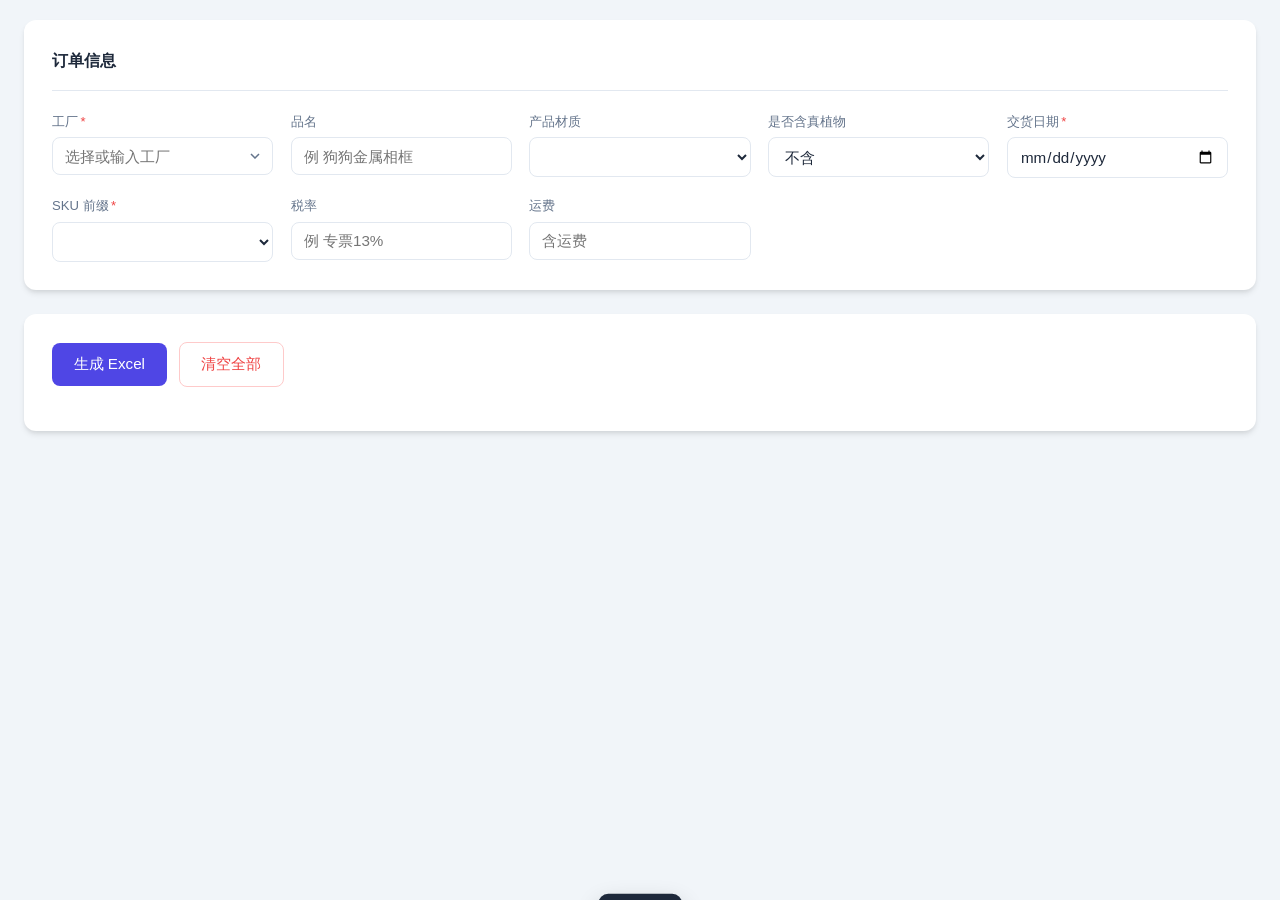
<file: app/tools/step2.html>
<!DOCTYPE html>
<html lang="zh-CN">
<head>
<meta charset="UTF-8">
<meta name="viewport" content="width=device-width, initial-scale=1.0">
<title>下单计划表格生成器</title>
<style>
:root{
  --primary:#4f46e5; --primary-dark:#4338ca; --secondary:#10b981;
  --dark:#1e293b; --muted:#64748b; --line:#e2e8f0;
  --warn-bg:#fffbeb; --warn-line:#f59e0b; --warn-text:#92400e;
  --radius:12px;
  --shadow:0 4px 6px -1px rgba(0,0,0,.1),0 2px 4px -1px rgba(0,0,0,.06);
}
*{box-sizing:border-box}
body{
  font-family:'Inter',-apple-system,BlinkMacSystemFont,'Segoe UI',Roboto,'PingFang SC','Microsoft YaHei',sans-serif;
  background:#f1f5f9;color:var(--dark);line-height:1.6;margin:0;
}
.container{max-width:1400px;margin:0 auto;padding:2rem 1.5rem 4rem}
.card{background:#fff;border-radius:var(--radius);box-shadow:var(--shadow);padding:1.75rem;margin-bottom:1.5rem}
.card-header{display:flex;justify-content:space-between;align-items:center;border-bottom:1px solid var(--line);padding-bottom:1rem;margin-bottom:1.25rem;gap:1rem}
h1{font-size:1.4rem;font-weight:600;color:var(--primary);margin:0}
h2{font-size:1rem;font-weight:600;color:var(--dark);margin:0}

/* ---------- 设置 (extender) ---------- */
details.params{border:1px solid var(--line);border-radius:var(--radius);background:#fff;box-shadow:var(--shadow);margin-bottom:1.5rem}
details.params summary{
  cursor:pointer;padding:1rem 1.25rem;font-weight:600;color:var(--primary);
  list-style:none;display:flex;align-items:center;gap:.5rem;user-select:none;
}
details.params summary::-webkit-details-marker{display:none}
details.params summary::before{content:'▸';transition:transform .2s;display:inline-block}
details.params[open] summary::before{transform:rotate(90deg)}
.params-body{padding:0 1.25rem 1.25rem;display:grid;grid-template-columns:repeat(auto-fit,minmax(190px,1fr));gap:1.1rem;border-top:1px solid var(--line);padding-top:1.25rem}
.form-label{display:block;font-size:.82rem;font-weight:500;color:var(--muted);margin-bottom:.35rem}
.form-label .req{color:#ef4444;margin-left:.15rem}
.form-control{width:100%;padding:.6rem .75rem;border:1px solid var(--line);border-radius:8px;font-size:.95rem;font-family:inherit;background:#fff;color:var(--dark)}
.form-control:focus{outline:none;border-color:var(--primary);box-shadow:0 0 0 3px rgba(79,70,229,.12)}
textarea.form-control{resize:vertical;min-height:64px;line-height:1.5}
.form-control.missing{border-color:var(--warn-line);background:var(--warn-bg)}

.chip-wrap{display:flex;flex-wrap:wrap;gap:.4rem;margin-top:.5rem}
.chip{display:inline-flex;align-items:center;gap:.3rem;background:#eef2ff;color:var(--primary);border:1px solid #e0e7ff;border-radius:6px;padding:.15rem .5rem;font-size:.82rem}
.chip button{background:none;border:none;color:var(--primary);cursor:pointer;font-size:.9rem;line-height:1;padding:0;opacity:.55}
.chip button:hover{opacity:1;color:#ef4444}
.inline-add{display:flex;gap:.4rem;margin-top:.5rem}
.inline-add .form-control{flex:1}

/* ---------- 货号 card ---------- */
.prod{border:1px solid var(--line);border-radius:var(--radius);margin-bottom:1.25rem;background:#fff;overflow:hidden}
.prod.dragging{opacity:.4}
.prod.drop-target{border-color:var(--primary);box-shadow:0 0 0 3px rgba(79,70,229,.12)}
.prod-head{display:flex;align-items:center;gap:.75rem;padding:.85rem 1rem;background:#f8fafc;border-bottom:1px solid var(--line)}
.grip{cursor:grab;color:#cbd5e1;font-size:1rem;line-height:1;padding:.15rem .3rem;user-select:none}
.grip:active{cursor:grabbing}
.prod-title{font-weight:600;font-size:.95rem;flex:1;color:var(--dark)}
.prod-title .sub{font-weight:400;color:var(--muted);font-size:.85rem;margin-left:.5rem}
.prod-body{padding:1.15rem 1rem 1.25rem}
.prod-grid{display:grid;grid-template-columns:210px repeat(auto-fit,minmax(150px,1fr));gap:1rem;align-items:start}
/* HUB: 货号 in the card header; the image on the left, the colour / size table beside it */
.prod-head .code-input{flex:1;max-width:320px;padding:.4rem .65rem;font-weight:600;font-size:.92rem}
.prod-head .sub{font-weight:400;color:var(--muted);font-size:.85rem;flex:1}
.prod-rows{flex:1;min-width:0}
.prod-rows .vwrap{margin-top:0;border-top:none;padding:0 0 .25rem}
/* HUB: one card per 下单计划; every row has its own square 图片 (evenly spaced fixed columns) */
table.vt{table-layout:fixed;min-width:1280px}   /* HUB: keeps each shared column ≥ ~140px (内盒尺寸 fits) */
/* HUB: 总价 = 下单数量 × 单价 (read-only) and the 合计 row under the table (form only, not in the Excel) */
table.vt td.total{text-align:right;padding-right:.8rem;color:var(--dark);font-variant-numeric:tabular-nums;white-space:nowrap}
table.vt td.total.none{color:#cbd5e1}
table.vt tfoot td{padding:.6rem .3rem;border-top:2px solid var(--line);background:#f8fafc;font-weight:600;font-variant-numeric:tabular-nums}
table.vt tfoot td.sum{text-align:right;padding-right:.8rem;white-space:nowrap;color:#991b1b}   /* dark red, always */
table.vt tfoot td.label{text-align:right;color:#991b1b;font-size:.82rem;padding-right:.8rem}
table.vt .colorcell{gap:.75rem}
table.vt .colorcell .cell-input{flex:none;width:148px}
td.imgcell{padding:.4rem .3rem}
.imgbox.rimg{width:72px;height:72px;padding:0;border-width:1px;border-radius:8px}
.imgbox.rimg .ph{font-size:.68rem}

/* ---------- image drop ---------- */
.imgbox{
  border:2px dashed var(--line);border-radius:10px;background:#f8fafc;
  display:flex;flex-direction:column;align-items:center;justify-content:center;
  cursor:pointer;position:relative;overflow:hidden;text-align:center;padding:.5rem;
}
.imgbox.empty{aspect-ratio:3/4}
.imgbox:hover,.imgbox.over{border-color:var(--primary);background:#eef2ff}
.imgbox.missing{border-color:var(--warn-line);background:var(--warn-bg)}
/* HUB: every image is a 1:1 square — the frame stays still and the image moves inside it
   (press + drag, Ctrl + wheel), as in the hub's row thumbs. The img is placed inline from the crop */
.imgbox img{position:absolute;top:0;left:0;display:block;max-width:none;pointer-events:none;-webkit-user-drag:none;user-select:none}
.imgbox.empty img{width:100%;height:100%;object-fit:cover}
.imgbox.sq{width:200px;height:200px;padding:0}
.imgbox.empty.sq{aspect-ratio:auto}
.imgbox.has{border:1px solid var(--line);background:#fff;cursor:grab;touch-action:none}
.imgbox.has:hover{border-color:var(--primary);background:#fff}
.imgbox.has.panning{cursor:grabbing;border-color:var(--primary)}
.imgbox .ph{font-size:.78rem;color:var(--muted);line-height:1.45}
.imgbox .ph b{display:block;color:var(--primary);font-size:.85rem;margin-bottom:.15rem}
.imgbox .clear{position:absolute;top:.3rem;right:.3rem;background:rgba(15,23,42,.72);color:#fff;border:none;border-radius:6px;width:22px;height:22px;font-size:.85rem;line-height:1;cursor:pointer;z-index:2;opacity:0}
.imgbox:hover .clear{opacity:1}
.imgbox.sm{width:60px;height:60px;aspect-ratio:auto;border-width:1px;border-radius:8px;flex:none}
.imgbox.sm .ph{font-size:.62rem}
.imgbox.sm .clear{width:16px;height:16px;font-size:.6rem;top:.1rem;right:.1rem}

/* ---------- variants table ---------- */
.vwrap{overflow-x:auto;margin-top:1rem;border-top:1px solid var(--line);padding:1rem 0 1.1rem;position:relative}
.marquee{position:absolute;border:1px solid var(--primary);background:rgba(79,70,229,.10);
  pointer-events:none;z-index:5;border-radius:3px}
body.marquee-on{user-select:none}
td.gutter,th.gutter{cursor:pointer;user-select:none}
td.gutter:hover{background:#eef2ff;color:var(--primary)}
table{width:100%;border-collapse:collapse;font-size:.9rem;min-width:720px}/* HUB: was 1120px (交货日期 / SKU / 产品描述 columns removed) */
thead th{
  background:#f8fafc;color:var(--muted);font-weight:600;font-size:.78rem;
  text-align:left;padding:.55rem .5rem;border-bottom:2px solid var(--line);white-space:nowrap;
}
thead th.out{background:#eef2ff;color:var(--primary)}
tbody td{padding:.3rem .3rem;border-bottom:1px solid #f1f5f9;vertical-align:middle}
tbody tr.sel td{background:#eef2ff}
tbody tr.sel td:first-child{box-shadow:inset 3px 0 0 var(--primary)}
.cell-input{width:100%;padding:.45rem .5rem;border:1px solid var(--line);border-radius:6px;font-size:.88rem;font-family:inherit;background:#fff;color:var(--dark)}
.cell-input:focus{outline:none;border-color:var(--primary);box-shadow:0 0 0 2px rgba(79,70,229,.12)}
.cell-input.num{text-align:right}
.cell-input.missing{border-color:var(--warn-line);background:var(--warn-bg)}
.cell-input.locked{background:#f8fafc;color:var(--muted)}
.colorcell{display:flex;align-items:center;gap:.35rem}
/* HUB: 产品描述 column removed (written automatically at 生成) */
.del-btn{background:none;border:none;color:#cbd5e1;cursor:pointer;font-size:1.15rem;line-height:1;padding:.25rem .45rem;border-radius:6px}
.del-btn:hover{color:#ef4444;background:#fef2f2}

.actions{display:flex;gap:.75rem;flex-wrap:wrap;margin-top:1.25rem;align-items:center}
.actions.tight{margin-top:.85rem}
.btn{display:inline-flex;align-items:center;gap:.4rem;padding:.7rem 1.35rem;border-radius:8px;font-weight:500;font-size:.95rem;font-family:inherit;cursor:pointer;border:none;transition:.2s;white-space:nowrap}
.btn-primary{background:var(--primary);color:#fff}
.btn-primary:hover{background:var(--primary-dark)}
.btn-ghost{background:#fff;color:var(--muted);border:1px solid var(--line)}
.btn-ghost:hover{border-color:var(--primary);color:var(--primary)}
.btn-danger{background:#fff;color:#ef4444;border:1px solid #fecaca}
.btn-danger:hover{background:#fef2f2;border-color:#ef4444}
.btn.sm{padding:.42rem .8rem;font-size:.83rem;border-radius:7px}
.btn:disabled{opacity:.5;cursor:not-allowed}
.hint{margin-top:1rem;font-size:.8rem;color:var(--muted)}
.empty{border:2px dashed var(--line);border-radius:var(--radius);padding:2.5rem 1.5rem;text-align:center;color:var(--muted);font-size:.9rem}
.empty b{display:block;color:var(--dark);font-size:1rem;margin-bottom:.3rem;font-weight:600}

/* ---------- preview ---------- */
.prev-wrap{overflow-x:auto;border:1px solid var(--line);border-radius:8px}
table.prev{min-width:1600px;font-size:.78rem}
table.prev thead th{padding:.4rem .45rem;font-size:.7rem}
table.prev td{padding:.35rem .45rem;border-bottom:1px solid #f1f5f9;white-space:pre-line;vertical-align:middle;max-width:220px}
table.prev tr.groupstart td{border-top:2px solid var(--dark)}
table.prev img{width:34px;height:34px;object-fit:cover;border-radius:4px;display:block}

/* ---------- alert ---------- */
.alert{border-radius:10px;padding:.85rem 1rem;font-size:.86rem;margin-bottom:1rem;line-height:1.55}
.alert-warn{background:var(--warn-bg);border:1px solid #fcd34d;color:var(--warn-text)}
.alert-ok{background:#ecfdf5;border:1px solid #a7f3d0;color:#065f46}
.alert ul{margin:.4rem 0 0;padding-left:1.1rem}
.alert li{margin:.1rem 0}
.saved{font-size:.78rem;color:var(--muted);white-space:nowrap}

.toast{position:fixed;bottom:1.5rem;left:50%;transform:translateX(-50%) translateY(150%);
  background:var(--dark);color:#fff;padding:.8rem 1.4rem;border-radius:10px;font-size:.9rem;
  box-shadow:0 10px 25px rgba(0,0,0,.2);transition:transform .28s;z-index:99;
  display:flex;align-items:center;gap:.9rem}
#toastAct{background:none;border:1px solid rgba(255,255,255,.35);color:#fff;font-family:inherit;
  font-size:.83rem;font-weight:500;padding:.28rem .7rem;border-radius:6px;cursor:pointer;white-space:nowrap}
#toastAct:hover{background:rgba(255,255,255,.14);border-color:#fff}
#toastMsg{max-width:52ch;overflow-wrap:anywhere}
.toast.show{transform:translateX(-50%) translateY(0)}
@media (prefers-reduced-motion:reduce){*{transition:none!important}}

/* HUB: embedded in the hub's 下单 pop-up */
.container{max-width:none;padding:1.25rem 1.5rem 2rem}
body.loading .container{opacity:.45;pointer-events:none;transition:opacity .1s .15s}
/* HUB: 工厂 type-to-filter dropdown (shared/combo.js), rules copied from shared/theme.css */
input.combo{background:#fff url("data:image/svg+xml,%3Csvg xmlns='http://www.w3.org/2000/svg' width='10' height='6'%3E%3Cpath d='M1 1l4 4 4-4' fill='none' stroke='%2364748b' stroke-width='1.5'/%3E%3C/svg%3E") no-repeat right .75rem center;padding-right:1.8rem;cursor:pointer;text-overflow:ellipsis}
input.combo:focus{cursor:text}
.cb-pop{position:fixed;z-index:150;background:#fff;border:1px solid var(--line);border-radius:8px;box-shadow:0 12px 28px rgba(15,23,42,.18);
  padding:.25rem;max-height:260px;overflow-y:auto;font-size:.86rem;user-select:none}
.cb-opt{display:flex;align-items:center;justify-content:space-between;gap:1rem;padding:.4rem .55rem;border-radius:6px;cursor:pointer;color:var(--dark);white-space:nowrap}
.cb-opt.hi{background:#eef2ff;color:var(--primary)}
.cb-opt.sel{font-weight:600}
.cb-opt.add{color:var(--primary);font-weight:500}
.cb-empty{padding:.45rem .55rem;color:#94a3b8}
</style>
</head>
<body>
<div class="container">

  <!-- HUB: 设置 (运营 / 店铺 + 国家) is in the hub's ⚙ 设置 → 下单; SKU 前缀 = the hub's 类目 -->

  <!-- 订单信息 -->
  <div class="card">
    <div class="card-header">
      <h2>订单信息</h2><!-- HUB: the pop-up header shows the product -->
      <div style="display:flex;align-items:center;gap:.8rem">
        <span class="saved" id="savedAt"></span>
        <button type="button" class="btn btn-ghost sm" id="syncBtn" style="display:none" title="把报价表的单价、内盒尺寸更新到尺寸相同的行">从报价更新</button><!-- HUB -->
        <!-- HUB: 导入已有 Excel moved to the hub's 下单计划 list (从 Excel 导入 creates a new form) -->
      </div>
    </div>
    <div class="params-body" style="padding:0;border-top:none">
      <div>
        <label class="form-label">工厂<span class="req">*</span></label>
        <input type="text" id="ofFactory" class="form-control combo" data-combo="factory" placeholder="选择或输入工厂" autocomplete="off"><!-- HUB: global 工厂 list (设置 → 工厂) -->
      </div>
      <!-- HUB: 品名 / 材质 = the hub row's (synced both ways; 品名 is optional and only edited here); 是否含真植物 is order-wide; 订单名称 / 下单数量 removed -->
      <div>
        <label class="form-label">品名</label>
        <input type="text" id="ofPname" class="form-control" placeholder="例 狗狗金属相框">
      </div>
      <div>
        <label class="form-label">产品材质</label>
        <select id="ofMat" class="form-control"></select>
      </div>
      <div>
        <label class="form-label">是否含真植物</label>
        <select id="ofPlant" class="form-control"><option value="不含">不含</option><option value="含">含</option></select>
      </div>
      <div>
        <label class="form-label">交货日期<span class="req">*</span></label>
        <input type="date" id="ofDate" class="form-control">
      </div>
      <div>
        <label class="form-label">SKU 前缀<span class="req">*</span></label>
        <select id="ofSku" class="form-control"></select>
      </div>
      <div>
        <label class="form-label">税率</label>
        <input type="text" id="ofTax" class="form-control" list="dlTax" placeholder="例 专票13%"><!-- HUB: filled from the 工厂 -->
        <datalist id="dlTax"><option value="专票1%"><option value="专票13%"><option value="专票6%"></datalist>
      </div>
      <div>
        <label class="form-label">运费</label>
        <input type="text" id="ofFreight" class="form-control" list="dlFreight" placeholder="含运费">
        <datalist id="dlFreight"><option value="含运费"><option value="不含"></datalist>
      </div>
    </div>
  </div>
  <!-- HUB: rows are picked from 报价 in the hub when the form is created; 从报价更新 re-syncs prices -->

  <!-- 货号列表 -->
  <div id="prodList"></div>
  <!-- HUB: one 货号 card per 下单计划 (+ 添加产品货号 removed) -->

  <!-- HUB: Excel 预览 removed -->

  <!-- 生成 -->
  <div class="card">
    <div id="alertBox"></div>
    <div class="actions" style="margin-top:0">
      <button type="button" class="btn btn-primary" id="genBtn">生成 Excel</button><!-- HUB: written to 下单计划/<product folder> -->
      <button type="button" class="btn btn-danger" id="clearBtn">清空全部</button>
    </div>
    <div class="hint" id="fnHint"></div>
  </div>
</div>

<div class="toast" id="toast"><span id="toastMsg"></span><button type="button" id="toastAct"></button></div>

<!-- HUB: ExcelJS moved unchanged into vendor/exceljs.min.js (the original has it inline) -->
<script src="vendor/exceljs.min.js"></script>
<script src="../shared/api.js"></script>
<script src="../shared/embed.js"></script>
<script src="../shared/crop.js"></script>
<script src="../shared/pinyin.js"></script><!-- HUB: 工厂 dropdown -->
<script src="../shared/combo.js"></script>
<script>
(function(){
'use strict';

/* ============ 常量：Excel 模板规格 ============ */
const SHEET_NAME = '订单表格录入信息填写要求';
// 仅设置模板中显式指定的列宽；其余沿用 defaultColWidth = 9
const COL_W = {1:25.79,2:13.89,3:37.26,4:28.37,5:22.10,6:22.00,7:22.63,8:15.47,9:9.37,10:9.37,
  11:10.26,12:15.26,13:43.47,16:21.63,17:10.63,18:22.37,19:12.63,20:16.89,21:17.63,22:24.89,
  23:21.63,24:21.63,29:11.89};
const EMU = 9525;   // EMU per pixel
const HEADERS = ['运营*','工厂*','图片*','产品货号*','产品色号','产品尺寸',
  '产品单价*\n（写清楚是套一或者是套三的单价）','配件货号/描述*（盆子/灯等等）','配件色号','配件尺寸',
  '配件价格*','整个产品包含配件一起的总价','产品描述*（规格：工厂+品名）','预估箱率','预估箱数',
  '预估内盒尺寸*','预估外箱尺寸','开发部负责同事*',
  '下单数量*\n（若数量需减少的请自行与开发或者陈总确认好是否可行并告知）','交货日期*',
  'SKU*\n（前缀分类：例SSF_/SSP_等）','备注','是否含真植物','详细写出具体真植物','产品材质',
  '一级分类','二级分类','三级分类','税率','运费'];
/* 逐列样式，直接从模板 2026_8_03_Jamie_HUAZHI_MUGS_下单计划.xlsx 提取（A..AD）
   主题色已解析为固定 ARGB：绿 FFACD78E / 蓝 FFB6C7EA / 黄 FFFEE695 / 红 FFEF949E */
const HDR_STYLE = [
  /*A */ {"f": "微软雅黑", "s": 12.0, "bg": "FFFFFF00", "h": "center"},
  /*B */ {"f": "微软雅黑", "s": 12.0, "bg": "FFFFFF00", "h": "center"},
  /*C */ {"f": "微软雅黑", "s": 12.0, "bg": "FFFFFF00", "h": "center"},
  /*D */ {"f": "微软雅黑", "s": 12.0, "bg": "FFFFFF00", "h": "center"},
  /*E */ {"f": "微软雅黑", "s": 12.0, "h": "center", "w": 1},
  /*F */ {"f": "微软雅黑", "s": 12.0, "h": "center", "w": 1},
  /*G */ {"f": "微软雅黑", "s": 12.0, "bg": "FFFFFF00", "h": "center", "w": 1},
  /*H */ {"f": "微软雅黑", "s": 12.0, "bg": "FFFFFF00", "h": "center", "w": 1},
  /*I */ {"f": "微软雅黑", "s": 12.0, "h": "center"},
  /*J */ {"f": "微软雅黑", "s": 12.0, "h": "center"},
  /*K */ {"f": "微软雅黑", "s": 12.0, "bg": "FFFFFF00", "h": "center"},
  /*L */ {"f": "微软雅黑", "s": 12.0, "h": "center", "w": 1},
  /*M */ {"f": "微软雅黑", "s": 12.0, "bg": "FFFFFF00", "h": "center", "w": 1},
  /*N */ {"f": "微软雅黑", "s": 12.0, "h": "center"},
  /*O */ {"f": "微软雅黑", "s": 12.0, "h": "center"},
  /*P */ {"f": "微软雅黑", "s": 12.0, "bg": "FFFFFF00", "h": "center", "w": 1},
  /*Q */ {"f": "微软雅黑", "s": 12.0, "h": "center", "w": 1},
  /*R */ {"f": "微软雅黑", "s": 12.0, "bg": "FFFFFF00", "h": "center", "w": 1},
  /*S */ {"f": "微软雅黑", "s": 12.0, "bg": "FFFFFF00", "h": "center", "w": 1},
  /*T */ {"f": "微软雅黑", "s": 12.0, "bg": "FFFFFF00", "h": "center"},
  /*U */ {"f": "微软雅黑", "s": 12.0, "b": 1, "bg": "FFACD78E", "h": "center", "w": 1, "nf": "0_ "},
  /*V */ {"f": "微软雅黑", "s": 16.0, "h": "center"},
  /*W */ {"f": "微软雅黑", "s": 20.0, "b": 1, "bg": "FFFF0000", "h": "center", "w": 1},
  /*X */ {"f": "微软雅黑", "s": 20.0, "b": 1, "bg": "FFFF0000", "h": "center", "w": 1},
  /*Y */ {"f": "微软雅黑", "s": 11.0, "bg": "FFACD78E"},
  /*Z */ {"f": "微软雅黑", "s": 11.0, "bg": "FFACD78E"},
  /*AA*/ {"f": "微软雅黑", "s": 11.0, "bg": "FFACD78E"},
  /*AB*/ {"f": "微软雅黑", "s": 11.0, "bg": "FFACD78E"},
  /*AC*/ {"f": "Calibri", "s": 12.0, "bg": "FFACD78E"},
  /*AD*/ {"f": "Calibri", "s": 12.0, "bg": "FFACD78E"}
];

const DAT_STYLE = [
  /*A */ {"f": "微软雅黑", "s": 20.0, "h": "center"},
  /*B */ {"f": "微软雅黑", "s": 20.0, "h": "center"},
  /*C */ {"f": "Calibri", "s": 20.0},
  /*D */ {"f": "微软雅黑", "s": 20.0, "bg": "FFFFFFFF", "h": "center", "w": 1},
  /*E */ {"f": "Calibri", "s": 20.0},
  /*F */ {"f": "微软雅黑", "s": 20.0, "h": "center", "w": 1},
  /*G */ {"f": "微软雅黑", "s": 20.0, "b": 1, "c": "FFFF0000", "bg": "FFB6C7EA", "h": "center", "w": 1},
  /*H */ {"f": "宋体", "s": 20.0, "h": "center", "w": 1},
  /*I */ {"f": "宋体", "s": 36.0, "bg": "FFFFFF00"},
  /*J */ {"f": "Microsoft YaHei UI", "s": 20.0, "h": "center", "nf": "\\¥#,##0.00_);[Red]\\(\\¥#,##0.00\\)"},
  /*K */ {"f": "微软雅黑", "s": 20.0, "h": "center", "w": 1},
  /*L */ {"f": "Microsoft YaHei UI", "s": 20.0, "bg": "FFFFFF00", "h": "center", "nf": "\\¥#,##0.00_);[Red]\\(\\¥#,##0.00\\)"},
  /*M */ {"f": "宋体", "s": 20.0, "h": "center", "w": 1},
  /*N */ {"f": "宋体", "s": 20.0, "h": "center", "w": 1},
  /*O */ {"f": "Microsoft YaHei UI", "s": 20.0, "h": "center", "w": 1},
  /*P */ {"f": "Microsoft YaHei UI", "s": 20.0, "h": "center", "w": 1},
  /*Q */ {"f": "微软雅黑", "s": 20.0, "h": "center", "w": 1},
  /*R */ {"f": "Microsoft YaHei UI", "s": 20.0, "h": "center", "w": 1},
  /*S */ {"f": "Microsoft YaHei UI", "s": 20.0, "h": "center", "w": 1},
  /*T */ {"f": "微软雅黑", "s": 20.0, "h": "center", "w": 1},
  /*U */ {"f": "微软雅黑", "s": 20.0, "b": 1, "c": "FFC00000", "bg": "FFFEE695", "h": "center"},
  /*V */ {"f": "宋体", "s": 26.0, "c": "FFFF0000", "bg": "FFFFFFFF", "w": 1},
  /*W */ {"f": "宋体", "s": 36.0, "bg": "FFEF949E"},
  /*X */ {"f": "宋体", "s": 36.0, "bg": "FFEF949E"},
  /*Y */ {"f": "黑体", "s": 16.0, "c": "FF0B1019"},
  /*Z */ {"f": "黑体", "s": 16.0, "c": "FF0B1019"},
  /*AA*/ {"f": "黑体", "s": 16.0},
  /*AB*/ {"f": "黑体", "s": 16.0},
  /*AC*/ {"f": "Calibri", "s": 16.0, "w": 1, "nf": "0%"},
  /*AD*/ {"f": "Calibri", "s": 16.0}
];
const NOTE1 = '注：以上黄色信息必须由运营或者开发部同事全部填写正确，不要出现错误、错别字或者工厂名错误等，红色下的标黄色部分必须填写，没有的信息可以暂时不填。绿色由供应链填写';
const NOTE2 = '开发同事请注意: 新工厂下单前，请做到以下部分配合：\n1.新工厂付款方式与工厂确认，确认后告知（对公：收取几个点税点？开什么类型发票？开票类目？/对私）；\n2.新工厂及时建群，并让供应商群里提供以下信息资料：公司名+工厂地址及联系人信息+\n收款相关信息资料（对公的账户信息+营业执照/对私的账户信息+身份证号码）';
const IMG_PAD = 12;                         /* HUB: 图片与单元格边框之间的留白（px） */
const IMG_BOX = 266 - 2*IMG_PAD;            /* HUB: C 列方形图片 = 242（原 262） */
const ROW_PAD = 2*IMG_PAD;                  /* HUB: 图片上下留白（原 42） */
const MIN_ROW_PX = 175;                     // 无图片时的最小行高（= 模板原始 131.25pt）
const SWATCH_BOX_W = 140;                   // E 列色号图最大宽度
const E_TEXT_PX = 40;                       /* HUB: 色号图下方的色号名（Calibri 20 一行）所需高度 */
const ACC_BOX_W = 100;                      // H 列配件图最大宽度
const IMG_STORE_MAX = 1400;                 // 存储时最长边上限（保留完整画面）
const UI_BOX = 200;                         /* HUB: 货号图片方框（CSS px） */
const SW_BOX = 60;                          /* HUB: 色号图片方框（CSS px） */
const ROW_BOX = 72;                         /* HUB: 每行图片方框（CSS px） */
const EXPORT_PX = 900;                      /* HUB: 导出时方形图片的像素边长 */
const COL_C_PX = Math.round(COL_W[3]*7)+5;  // 图片列 C = 266 px
const COL_E_PX = Math.round(COL_W[5]*7)+5;  // 色号列 E = 160 px
const COL_H_PX = Math.round(COL_W[8]*7)+5;  // 配件列 H


/* ============ state ============ */
const DEFAULTS = {
  settings:{operator:'Jamie', store:'Arborus-US（店铺+国家）', skuPrefixes:['MUG_','XK_'], materials:[], factories:[]},
  /* HUB: 交货日期 / SKU / 是否含真植物 are order-wide (every row); 订单名称 and the 下单数量 default are gone;
     品名 / 材质 are the hub row's (META.name / META.material), never stored here */
  order:{factory:'',date:'',sku:'',plant:'不含',taxRate:'',freight:'含运费'},   /* HUB: 税率 comes from the 工厂 */
  /* HUB: exactly one 货号 card; each row has its own 图片: v.img = an id in `images` ({url,w,h}, stored once), v.imgCrop */
  products:[],
  images:{},
  memory:{factories:[],materials:[],productNames:[],colorNames:[]},
  hub:{}                                    /* HUB: {legacy} = copied from the old step2.json, flattened on load */
};
let S = JSON.parse(JSON.stringify(DEFAULTS));
const uid = ()=> Math.random().toString(36).slice(2,10);

/* ============ HUB: 自动保存到 data/rows/<id>/orders/draft.json ============
   The Excel files in 下单计划/<product folder>/ are the record. A row has at most one form (FORM = 'draft'); 生成 keeps it
   and records the Excel it made in hub.file, so 编辑表单 → 更新 Excel writes over that same file. Only user actions call
   save(): the defaults filled in when a form opens are not written, so opening one without editing it changes nothing on disk.
   The suggestion lists (memory) are shared by the row's forms: rows/<id>/order-memory.json.
   settings are global (hub ⚙ 设置 → 下单), never saved here */
let ROW = null, FORM = null, FOLDER = '', META = {}, loading = false, saveTimer = null, pendingPath = null, pendingRow = null;
let memSent = '';                           // order-memory.json as last read / written
function stateFor(){
  const images = {};                        // only the images some row still uses
  S.products.forEach(p => p.variants.forEach(v => { if(v.img && S.images[v.img]) images[v.img] = S.images[v.img]; }));
  return {order:S.order, products:S.products, images, hub:S.hub};
}
function save(){
  if(!ROW || !FORM || loading) return;
  clearTimeout(saveTimer);
  pendingPath = 'rows/'+ROW+'/orders/'+FORM+'.json'; pendingRow = ROW;
  saveTimer = setTimeout(saveNow, 400);
}
function saveNow(){
  clearTimeout(saveTimer); saveTimer = null;
  const path = pendingPath; pendingPath = null;
  if(!path) return Promise.resolve();
  const jobs = [api.put(path, stateFor())];
  const mem = JSON.stringify(S.memory);
  if(mem !== memSent){ memSent = mem; jobs.push(api.put('rows/'+pendingRow+'/order-memory.json', S.memory)); }
  return Promise.all(jobs).then(()=>{
    const d = new Date();
    $('savedAt').textContent = '已自动保存 '+String(d.getHours()).padStart(2,'0')+':'+String(d.getMinutes()).padStart(2,'0');
  }).catch(()=>{});
}
/* the page may go away (hub reload): best effort — keepalive only takes small bodies */
window.addEventListener('pagehide', ()=>{
  if(!pendingPath) return;
  clearTimeout(saveTimer);
  const body = JSON.stringify(stateFor());
  try{ fetch('/api/data/'+pendingPath.split('/').map(encodeURIComponent).join('/'),
    {method:'PUT', keepalive: body.length < 60000, headers:{'Content-Type':'application/json'}, body}); }catch(e){}
});
api.onError = err => toast(err.offline ? err.message : '保存失败：'+err.message);
/* HUB: forms are independent of the row's images (the table thumb never follows a form). The hub reads 交货日期 at 生成 */
function latestDate(){ return S.order.date || ''; }   /* HUB: one 交货日期 for the whole order */

/* ============ helpers ============ */
const $ = id => document.getElementById(id);
const esc = s => String(s==null?'':s).replace(/[&<>"']/g,c=>({'&':'&amp;','<':'&lt;','>':'&gt;','"':'&quot;',"'":'&#39;'}[c]));
let toastTimer=null;
function hideToast(){ $('toast').classList.remove('show'); clearTimeout(toastTimer); }
function showToast(msg, action, ms){
  const t=$('toast'), b=$('toastAct');
  $('toastMsg').textContent = msg;
  b.style.display = action ? 'inline-flex' : 'none';
  if(action) b.textContent = action.label;
  b.onclick = action ? ()=>{ hideToast(); action.fn(); } : null;
  t.classList.add('show');
  clearTimeout(toastTimer);
  toastTimer = setTimeout(hideToast, ms || (action?3000:2600));
}
function toast(msg){ showToast(msg, null); }
function remember(key,val){
  val = (val||'').trim(); if(!val) return;
  const a = S.memory[key]; if(!a.includes(val)){ a.unshift(val); if(a.length>40) a.pop(); }
}
function fmtDate(iso){ if(!iso) return ''; const p=iso.split('-'); return p.length===3 ? p[0]+'.'+String(+p[1])+'.'+String(+p[2]) : iso; }
function todayParts(){ const d=new Date(); return d.getFullYear()+'_'+(d.getMonth()+1)+'_'+String(d.getDate()).padStart(2,'0'); }

/* 产品描述： 工厂 + 色号 + 尺寸 + 品名 */
function autoDesc(p,v){
  const parts = [S.order.factory, (v.colorCode||'')+(v.size||''), META.name];   /* HUB: 品名 = the hub row's */
  return parts.map(x=>(x||'').trim()).filter(Boolean).join(' ').replace(/\s+/g,' ').trim();
}
function descOf(p,v){ return autoDesc(p,v); }
const genLabel = () => S.hub.file ? '更新 Excel' : '生成 Excel';   /* HUB */
/* HUB: 总价 = 下单数量 × 单价 when both are numbers (form only) */
const numOf = x => { const t = String(x==null?'':x).trim(); return t==='' ? NaN : Number(t); };
const fmtNum = n => n.toLocaleString('zh-CN', {maximumFractionDigits:2});
function rowTotal(v){ const q = numOf(v.qty), pr = numOf(v.price); return isFinite(q) && isFinite(pr) ? q*pr : NaN; }
function totalCell(v){ const t = rowTotal(v); return isFinite(t) ? fmtNum(t) : '—'; }
/* 合计 of one 货号 card: rows whose 下单数量 / 总价 is not a number are left out (and counted in the title) */
function sums(p){
  let qty = 0, total = 0, qMiss = 0, tMiss = 0;
  p.variants.forEach(v => {
    const q = numOf(v.qty), t = rowTotal(v);
    if(isFinite(q)) qty += q; else qMiss++;
    if(isFinite(t)) total += t; else tMiss++;
  });
  return {qty, total, qMiss, tMiss};
}
function sumCells(p){
  const s = sums(p), note = n => n ? '" title="'+n+' 行未计入（数量或单价不是数字）' : '';
  return '<td class="sum'+note(s.qMiss)+'">'+fmtNum(s.qty)+'</td>'+
         '<td class="sum'+note(s.tMiss)+'">￥'+fmtNum(s.total)+'</td>';
}
/* while typing: only the 总价 cells and the 合计 row change (rebuilding the table would drop the caret) */
function renderTotals(){
  document.querySelectorAll('.prod').forEach((card,pi)=>{
    const p = S.products[pi]; if(!p) return;
    p.variants.forEach(v=>{
      const td = card.querySelector('tr[data-vid="'+v.id+'"] td.total');
      if(!td) return;
      td.textContent = totalCell(v);
      td.classList.toggle('none', !isFinite(rowTotal(v)));
    });
    const tr = card.querySelector('tfoot tr');
    if(tr){ tr.querySelectorAll('td.sum').forEach(td=>td.remove()); tr.querySelector('td.label').insertAdjacentHTML('afterend', sumCells(p)); }
  });
}   /* HUB: always automatic (the column is hidden, no hand edits) */
/* HUB: Excel file name = 日期_工厂[_品名]_下单计划_运营.xlsx (品名 is optional) */
function fileName(){
  const clean = s => String(s||'').trim().replace(/[\\/:*?"<>|]/g,'_');
  const parts = [todayParts(), clean(S.order.factory)||'订单', clean(META.name), '下单计划', clean(S.settings.operator||'Jamie')];
  return parts.filter(Boolean).join('_')+'.xlsx';
}

/* 图片：完整保留画面，只在超大时等比缩小 → {url,w,h} */
function loadImageData(url, cb){
  const img = new Image();
  img.onload = () => {
    const k = Math.min(1, IMG_STORE_MAX/Math.max(img.width, img.height));
    const w = Math.max(1, Math.round(img.width*k)), h = Math.max(1, Math.round(img.height*k));
    const cv = document.createElement('canvas'); cv.width=w; cv.height=h;
    const cx = cv.getContext('2d');
    cx.fillStyle='#fff'; cx.fillRect(0,0,w,h);
    cx.drawImage(img, 0,0,img.width,img.height, 0,0,w,h);
    cb({url: cv.toDataURL('image/jpeg',0.85), w, h});
  };
  img.onerror = ()=>cb(null);
  img.src = url;
}
function loadImageFile(file, cb){
  const fr = new FileReader();
  fr.onload = e => loadImageData(e.target.result, d=>{
    if(d) cb(d); else toast('图片读取失败，请换一张');
  });
  fr.readAsDataURL(file);
}

/* HUB: square images. Each has a crop {x,y,s} (shared/crop.js): a row's 图片 v.imgCrop, its 色号 v.colorCrop.
   A missing crop = the centred square. A slot = {url, nat, crop, set(crop), setNat(nat)} */
function rowSlot(v){
  const im = v && v.img ? S.images[v.img] : null;
  if(!im) return null;
  return {url:im.url, nat: im.w ? {w:im.w, h:im.h} : null, crop:v.imgCrop || null,
          set: c => { v.imgCrop = c; }, setNat: n => { im.w = n.w; im.h = n.h; }};
}
function colorSlot(v){
  if(!v || !v.colorImage) return null;
  return {url:v.colorImage, nat:v.colorNat, crop:v.colorCrop || null,
          set: c => { v.colorCrop = c; }, setNat: n => { v.colorNat = n; }};
}
const imgSlots = () => {
  const out = [];
  S.products.forEach(p => p.variants.forEach(v => { const r = rowSlot(v), c = colorSlot(v); if(r) out.push(r); if(c) out.push(c); }));
  return out;
};
/* an image → its id in S.images (the same picture is stored once) */
function addImage(d){
  const hit = Object.keys(S.images).find(k => S.images[k].url === d.url);
  if(hit) return hit;
  const id = uid();
  S.images[id] = {url:d.url, w:d.w||0, h:d.h||0};
  return id;
}
/* the <img> style that shows crop c of a W×H image in a size px square */
function squareStyle(nat, c, size){
  const k = size / (c.s * Math.min(nat.w, nat.h));
  return 'width:'+(nat.w*k)+'px;height:'+(nat.h*k)+'px;left:'+(-c.x*nat.w*k)+'px;top:'+(-c.y*nat.h*k)+'px';
}
function squareImg(url, nat, crop, size){
  if(!nat || !nat.w) return '<img src="'+url+'" alt="" draggable="false" style="width:100%;height:100%;object-fit:cover">';
  return '<img src="'+url+'" alt="" draggable="false" style="'+squareStyle(nat, CROP.cropOf(crop, nat.w, nat.h), size)+'">';
}
/* older drafts may miss an image's natural size: measure it (in memory only, nothing is written) */
function ensureNat(){
  const todo = imgSlots().filter(s => !s.nat || !s.nat.w);
  let pending = todo.length;
  const row = ROW;
  todo.forEach(s=>{
    const im = new Image();
    im.onload = im.onerror = () => {
      if(im.naturalWidth) s.setNat({w:im.naturalWidth, h:im.naturalHeight});
      if(--pending === 0 && row === ROW) render();
    };
    im.src = s.url;
  });
}

/* ============ 校验 ============ */
function validate(){
  const miss = [];
  if(!S.order.factory.trim()) miss.push('工厂');
  if(!(S.order.date||'').trim()) miss.push('交货日期');
  if(!(S.order.sku||'').trim()) miss.push('SKU 前缀');
  /* HUB: one 货号 card; the 图片 is per row */
  S.products.forEach(p=>{
    if(!p.code.trim()) miss.push('产品货号');
    if(!p.variants.length) miss.push('至少一行');
    p.variants.forEach((v,vi)=>{
      const vt = '第'+(vi+1)+'行';
      if(!rowSlot(v)) miss.push(vt+'：图片');
      if(!String(v.price).trim()) miss.push(vt+'：产品单价');
      if(!(v.boxSize||'').trim()) miss.push(vt+'：预估内盒尺寸');
      if(!String(v.qty==null?'':v.qty).trim()) miss.push(vt+'：下单数量');
    });
  });
  return miss;
}
/* ============ 渲染 ============ */
function renderSettings(){
  /* HUB: 运营 / 店铺 are edited in the hub's 设置 → 下单; SKU 前缀 = 类目 */
  const sel = $('ofSku'), cur = S.order.sku;
  const list = S.settings.skuPrefixes.slice();
  if(cur && !list.includes(cur)) list.unshift(cur);         /* HUB: e.g. a prefix from an imported Excel */
  sel.innerHTML = '<option value="">— 请选择 —</option>'+
    list.map(s=>'<option value="'+esc(s)+'">'+esc(s)+'</option>').join('');
  sel.value = cur || '';
}
function renderOrder(){
  if(document.activeElement !== $('ofFactory')) $('ofFactory').value = S.order.factory;
  const pn = $('ofPname');                                  /* HUB: 品名 / 材质 = the hub row's */
  if(document.activeElement !== pn) pn.value = META.name || '';
  const mat = META.material || '', mats = (S.settings.materials||[]).slice();
  if(mat && !mats.includes(mat)) mats.unshift(mat);
  $('ofMat').innerHTML = '<option value="">—</option>'+mats.map(m=>'<option value="'+esc(m)+'">'+esc(m)+'</option>').join('');
  $('ofMat').value = mat;
  $('ofPlant').value = S.order.plant === '含' ? '含' : '不含';
  $('ofDate').value = S.order.date;
  $('ofDate').classList.toggle('missing', !(S.order.date||'').trim());
  $('ofSku').classList.toggle('missing', !(S.order.sku||'').trim());
  $('ofTax').value = S.order.taxRate || '';
  const fac = findFactory(S.order.factory);                 /* HUB */
  $('ofTax').placeholder = fac && !fac.taxRate ? '该工厂未设税率' : '例 专票13%';
  $('ofFreight').value = S.order.freight || '';
  /* HUB: a form that already made an Excel updates that file (same name) */
  $('fnHint').textContent = S.hub.file ? '文件：'+S.hub.file+'（将覆盖原文件）' : '文件名：'+fileName();
  if(!$('genBtn').disabled) $('genBtn').textContent = genLabel();
  $('syncBtn').style.display = step1Rows.length ? '' : 'none';
}
function renderProducts(){
  /* HUB: one 货号 card per 下单计划; each row has its own square 图片 (drag / Ctrl + wheel to position it) */
  const wrap = $('prodList');
  if(!S.products.length){ wrap.innerHTML = ''; return; }
  wrap.innerHTML = S.products.map((p,pi)=>{
    const rows = p.variants.map((v,vi)=>{
      const rs = rowSlot(v);
      return '<tr data-vid="'+v.id+'">'+
        '<td class="gutter" style="text-align:center;color:#cbd5e1;font-size:.8rem">'+(vi+1)+'</td>'+
        '<td class="imgcell"><div class="imgbox rimg'+(rs?' has':' missing')+'" data-act="rimg" data-pi="'+pi+'" data-vi="'+vi+'" title="'+
          (rs?'点击更换 · 按住拖动调整位置 · Ctrl+滚轮缩放':'点击上传、拖入，或悬停后按 Ctrl+V 粘贴')+'">'+
          (rs?squareImg(rs.url, rs.nat, rs.crop, ROW_BOX):'<span class="ph">图片</span>')+
        '</div></td>'+
        '<td><div class="colorcell">'+
          /* HUB: square 色号 image, press + drag / Ctrl + wheel to position it */
          '<div class="imgbox sm'+(v.colorImage?' has':'')+'" data-act="cimg" data-pi="'+pi+'" data-vi="'+vi+'" title="'+
            (v.colorImage?'点击更换 · 按住拖动调整位置 · Ctrl+滚轮缩放':'点击上传、拖入，或悬停后按 Ctrl+V 粘贴')+'">'+
            (v.colorImage?squareImg(v.colorImage, v.colorNat, v.colorCrop, SW_BOX)+'<button class="clear" data-act="cimgclr" data-pi="'+pi+'" data-vi="'+vi+'">×</button>':'<span class="ph">图</span>')+
          '</div>'+
          '<input class="cell-input" list="dlColor" data-f="colorCode" data-pi="'+pi+'" data-vi="'+vi+'" value="'+esc(v.colorCode)+'" placeholder="色号 / 颜色名"></div></td>'+
        '<td><input class="cell-input" data-f="size" data-pi="'+pi+'" data-vi="'+vi+'" value="'+esc(v.size)+'" placeholder="4x6"></td>'+
        '<td><input class="cell-input num" data-f="setQty" data-pi="'+pi+'" data-vi="'+vi+'" value="'+esc(v.setQty)+'" placeholder="4"></td>'+
        '<td><input class="cell-input num'+(String(v.price).trim()?'':' missing')+'" data-f="price" data-pi="'+pi+'" data-vi="'+vi+'" value="'+esc(v.price)+'" placeholder="28"></td>'+
        '<td><input class="cell-input'+((v.boxSize||'').trim()?'':' missing')+'" data-f="boxSize" data-pi="'+pi+'" data-vi="'+vi+'" value="'+esc(v.boxSize)+'" placeholder="25.5x25.5x12cm"></td>'+
        '<td><input class="cell-input num'+(String(v.qty==null?'':v.qty).trim()?'':' missing')+'" data-f="qty" data-pi="'+pi+'" data-vi="'+vi+'" value="'+esc(v.qty)+'" placeholder="200"></td>'+
        '<td class="total'+(isFinite(rowTotal(v))?'':' none')+'">'+totalCell(v)+'</td>'+   /* HUB: 总价 (read-only) */
        /* HUB: 交货日期 / SKU are in 订单信息; 产品描述 is written automatically at 生成 */
        '<td style="text-align:center">'+
          '<button class="del-btn" data-act="vdup" data-pi="'+pi+'" data-vi="'+vi+'" title="复制此行">⧉</button>'+
          '<button class="del-btn" data-act="vdel" data-pi="'+pi+'" data-vi="'+vi+'" title="删除此行">×</button></td>'+
      '</tr>';
    }).join('');

    return '<div class="prod" draggable="false" data-pi="'+pi+'">'+
      '<div class="prod-head">'+
        /* HUB: 产品货号 is edited in the card header; 产品名称 / 材质 / 是否含真植物 are in 订单信息 */
        '<input class="form-control code-input'+(p.code.trim()?'':' missing')+'" data-pf="code" data-pi="'+pi+'" value="'+esc(p.code)+'" placeholder="产品货号 *  例 HZ5404">'+
        '<span class="sub">'+p.variants.length+' 行</span>'+
      '</div>'+
      '<div class="prod-body">'+
        '<div class="prod-rows">'+
          '<div class="vwrap"><table class="vt"><colgroup>'+
            /* HUB: 图片 / 产品色号 fixed; 尺寸 · 套数 · 单价 · 内盒尺寸 · 下单数量 · 总价 share the rest evenly */
            '<col style="width:40px"><col style="width:86px"><col style="width:236px"><col><col><col><col><col><col><col style="width:72px">'+
          '</colgroup><thead><tr>'+
            '<th class="gutter"></th><th>图片</th><th>产品色号</th><th>产品尺寸</th><th>套数</th>'+
            '<th>单价 (￥)</th><th>预估内盒尺寸</th><th>下单数量</th><th style="text-align:right;padding-right:.8rem">总价 (￥)</th><th></th>'+
          '</tr></thead><tbody>'+rows+'</tbody>'+
          /* HUB: 合计 of 下单数量 and 总价 */
          '<tfoot><tr><td colspan="7" class="label">合计</td>'+sumCells(p)+'<td></td></tr></tfoot></table></div>'+
          '<div class="actions tight">'+
            '<button class="btn btn-ghost sm" data-act="vadd" data-pi="'+pi+'">+ 添加一行</button>'+
          '</div>'+
        '</div>'+
      '</div></div>';
  }).join('') +
  '<datalist id="dlColor">'+S.memory.colorNames.map(c=>'<option value="'+esc(c)+'">').join('')+'</datalist>';
}

/* 生成 Excel 行数据 */
function buildRows(){
  const out = [];
  S.products.forEach(p=>{
    p.variants.forEach((v,vi)=>{
      const price = String(v.price).trim();
      const setq = String(v.setQty).trim();
      const ps = v.pass || {};
      const keep = k => ps[k]!==undefined && ps[k]!==null ? ps[k] : '';
      const rs = rowSlot(v);                 /* HUB: every row has its own 图片 */
      out.push({
        groupStart: vi===0 || v.img !== p.variants[vi-1].img || v.colorImage !== p.variants[vi-1].colorImage
                    || v.colorCode !== p.variants[vi-1].colorCode,   /* HUB: rows of one 图片 + 色号 (image and / or name) = one group */
        crop: rs ? rs.crop : null,            /* HUB: 方形取景 */
        image: rs ? rs.url : null,
        colorImage: v.colorImage,
        colorCrop: v.colorCrop || null,       /* HUB */
        accImg: v.accImg || null,             // 配件图片（导入时保留）
        A:S.settings.operator||'Jamie', B:S.order.factory, D:p.code,
        E: v.colorCode,                       /* HUB: 色号名 is written even under a 色号 image */
        F: v.size,
        G: v.gRaw ? v.gRaw : (price ? (price+'元'+(setq?'\n套'+setq:'')) : ''),
        H:keep('H'), I:keep('I'), J:keep('J'), K:keep('K'),
        L: price===''?'':(isNaN(Number(price))?price:Number(price)),
        M: descOf(p,v),
        N:keep('N'), O:keep('O'), P:v.boxSize, Q:keep('Q'), R:keep('R'),
        S: String(v.qty==null?'':v.qty).trim()===''?'':(isNaN(Number(v.qty))?v.qty:Number(v.qty)),
        /* HUB: 交货日期 / SKU / 是否含真植物 from 订单信息, 产品材质 = the hub row's — the same on every row */
        T: fmtDate(S.order.date), U:S.order.sku, V:keep('V'),
        W:S.order.plant||'不含', X:keep('X'), Y:META.material||'',
        Z:keep('Z'), AA:keep('AA'), AB:keep('AB'),
        AC: ps.AC!==undefined && ps.AC!==null ? ps.AC : (S.order.taxRate||''),   /* HUB: empty 税率 → blank cell */
        AD: ps.AD!==undefined && ps.AD!==null ? ps.AD : (S.order.freight||'含运费')
      });
    });
  });
  return out;
}
function renderPreview(){ /* HUB: Excel 预览 removed */ }
/* HUB: 报价 → 下单. The rows of a new form are picked from 报价 in the hub's picker (images × lines).
   从报价更新 re-syncs prices later. Nothing flows back to 报价 */
let step1Rows = [];
const s1Box = r => [r.l, r.w, r.h].every(x => String(x==null?'':x).trim()) ? r.l+'x'+r.w+'x'+r.h+'cm' : '';
const s1Val = x => String(x==null?'':x).trim();
/* 从报价更新: a labelled 报价 line (尺寸 / 规格) updates every row whose 尺寸 equals it: 单价 / 内盒尺寸 are overwritten
   when 报价 has a value. Lines are never added (the form holds only what was picked); unlabelled lines are skipped */
function syncFromStep1(){
  if(!S.products.length || !step1Rows.length) return;
  const key = s => String(s==null?'':s).trim().toLowerCase();
  const before = S.products.map(p => [p, JSON.parse(JSON.stringify(p.variants))]);
  const touched = new Set();
  const put = (v, r) => {
    const price = s1Val(r.price), box = s1Box(r);
    let ch = false;
    if(price && String(v.price==null?'':v.price).trim() !== price){ v.price = price; v.gRaw = ''; ch = true; }
    if(box && (v.boxSize||'').trim() !== box){ v.boxSize = box; ch = true; }
    if(ch) touched.add(v.id);
  };
  step1Rows.forEach(r=>{
    const label = key(r.sku);
    if(!label) return;
    S.products.forEach(p => p.variants.forEach(v => { if(key(v.size) === label) put(v, r); }));
  });
  if(!touched.size) return toast('已与报价一致');
  clearSel(); save(); render();
  showToast('已从报价更新 '+touched.size+' 行', {label:'撤销', fn:()=>{
    before.forEach(([p, vs]) => { p.variants = vs; });
    clearSel(); save(); render();
    toast('已撤销');
  }}, 4000);
}
function renderAlert(){
  const miss = validate();
  $('alertBox').innerHTML = miss.length
    ? ''                                    /* HUB: no 未填 list — the yellow fields mark what's missing */
    : '<div class="alert alert-ok">全部必填项已完成，可以生成 Excel。</div>';
}
function render(){ renderSettings(); renderOrder(); renderProducts(); renderPreview(); renderAlert(); applySel(); }

/* ============ 数据操作 ============ */
function newVariant(p){
  /* HUB: 交货日期 / SKU are order-wide; 下单数量 and the 图片 (with its position) start as the row above's */
  const last = p && p.variants.length ? p.variants[p.variants.length-1] : null;
  return {id:uid(),colorCode:'',colorImage:null,size:'',setQty:'',price:'',boxSize:'',
    qty: last && last.qty != null ? last.qty : '',
    img: last ? last.img || null : null, imgCrop: last && last.imgCrop ? Object.assign({}, last.imgCrop) : null,
    accImg:null, colorNat:null, gRaw:'', pass:{}};
}
/* HUB: one 货号 card per form. Older drafts (several cards, the image on the card) and imported files are flattened:
   every row keeps its image (a row's imgOverride, else its card's image) and position, in the original order.
   crop0 = the position of the first card's image (the old 货号 #1 = the row's main image → meta.thumbCrop) */
function flatten(products, crop0){
  const out = {id:uid(), code:'', image:null, imgNat:null, crop:null, variants:[]};
  products.forEach((p,pi)=>{
    if(!out.code.trim() && String(p.code||'').trim()) out.code = String(p.code);
    const vs = p.variants && p.variants.length ? p.variants : (p.image ? [newVariant(null)] : []);
    vs.forEach(v=>{
      const url = v.imgOverride || p.image;
      if(url && !v.img){
        const nat = v.imgOverride ? null : p.imgNat;
        v.img = addImage({url, w: nat ? nat.w : 0, h: nat ? nat.h : 0});
        v.imgCrop = v.imgOverride ? null : ((pi === 0 && crop0) ? Object.assign({}, crop0) : (p.crop || null));
      }
      delete v.imgOverride;
      out.variants.push(v);
    });
  });
  return [out];
}
const needsFlatten = () => S.products.length > 1 || S.products.some(p => p.image);


/* ============ 行多选 / 复制粘贴 ============ */
let sel = {pid:null, ids:new Set()};   // 选区始终限定在同一个货号内
let selAnchor = null;                  // shift 连选的锚点
let clip = null;                       // {pid, rows:[...]}

function clearSel(){ sel = {pid:null, ids:new Set()}; selAnchor = null; applySel(); }
function applySel(){
  document.querySelectorAll('tr[data-vid]').forEach(tr=>
    tr.classList.toggle('sel', sel.ids.has(tr.dataset.vid)));
}
function selectRows(p, ids){
  sel = {pid:p.id, ids:new Set(ids)};
  applySel();
}
function gutterClick(p, vid, e){
  const ids = p.variants.map(v=>v.id);
  if(sel.pid !== p.id){ sel = {pid:p.id, ids:new Set()}; selAnchor = null; }
  if(e.shiftKey && selAnchor && ids.includes(selAnchor)){
    const a = ids.indexOf(selAnchor), b = ids.indexOf(vid);
    const [lo,hi] = a<b ? [a,b] : [b,a];
    sel.ids = new Set(ids.slice(lo,hi+1));
  } else if(e.ctrlKey || e.metaKey){
    if(sel.ids.has(vid)) sel.ids.delete(vid); else sel.ids.add(vid);
    selAnchor = vid;
  } else {
    sel.ids = new Set([vid]); selAnchor = vid;
  }
  sel.pid = p.id;
  applySel();
}
function copyRows(){
  const p = S.products.find(x=>x.id===sel.pid);
  if(!p || !sel.ids.size) return;
  const rows = p.variants.filter(v=>sel.ids.has(v.id));
  clip = {pid:p.id, rows:JSON.parse(JSON.stringify(rows))};
  toast('已复制 '+rows.length+' 行');
}
function pasteRows(){
  if(!clip) return;
  const p = S.products.find(x=>x.id===clip.pid);
  if(!p) return toast('原货号已删除，无法粘贴');
  let at = p.variants.length;
  if(sel.pid===p.id && sel.ids.size){
    let last = -1;
    p.variants.forEach((v,i)=>{ if(sel.ids.has(v.id)) last = i; });
    if(last >= 0) at = last+1;
  }
  const copies = clip.rows.map(r=>{
    const c = JSON.parse(JSON.stringify(r)); c.id = uid(); return c;
  });
  const before = JSON.parse(JSON.stringify(p.variants));
  p.variants.splice(at, 0, ...copies);
  selAnchor = copies[copies.length-1].id;
  save(); render(); selectRows(p, copies.map(c=>c.id));
  showToast('已粘贴 '+copies.length+' 行', {label:'撤销', fn:()=>{
    p.variants = before;
    clearSel(); save(); render();
    toast('已撤销粘贴');
  }}, 3000);
}
/* 选中行整体上/下移动一格（同一货号内） */
function moveSelected(dir){
  const p = S.products.find(x=>x.id===sel.pid);
  if(!p || !sel.ids.size) return;
  const v = p.variants, n = v.length;
  let moved = false;
  if(dir < 0){
    for(let i=1;i<n;i++){
      if(sel.ids.has(v[i].id) && !sel.ids.has(v[i-1].id)){
        const t=v[i-1]; v[i-1]=v[i]; v[i]=t; moved=true;
      }
    }
  } else {
    for(let i=n-2;i>=0;i--){
      if(sel.ids.has(v[i].id) && !sel.ids.has(v[i+1].id)){
        const t=v[i+1]; v[i+1]=v[i]; v[i]=t; moved=true;
      }
    }
  }
  if(!moved) return;                       // 已经到顶/到底
  save(); render();
  const first = document.querySelector('tr.sel');
  if(first && first.scrollIntoView) first.scrollIntoView({block:'nearest'});
}
function deleteSelected(){
  const p = S.products.find(x=>x.id===sel.pid);
  if(!p || !sel.ids.size) return;
  const keep = p.variants.filter(v=>!sel.ids.has(v.id));
  if(!keep.length) return toast('至少保留一行');
  const n = p.variants.length - keep.length;
  p.variants = keep;
  clearSel(); save(); render();
  toast('已删除 '+n+' 行');
}

/* 框选：在行号列或空白处按住拖动 */
let mq = null, mqWait = null;
const MQ_THRESHOLD = 4;

document.addEventListener('mousedown', e=>{
  if(e.button !== 0) return;
  const wrap = e.target.closest('.vwrap');
  if(!wrap){ clearSel(); return; }
  const card = wrap.closest('.prod');
  const p = S.products[+card.dataset.pi];
  if(!p) return;
  if(e.target.closest('input,select,button,textarea,.imgbox,[data-rs]')) return;

  const g = e.target.closest('td.gutter');
  e.preventDefault();                       // 拖动时不选中文字
  mqWait = {
    p, wrap, x0:e.clientX, y0:e.clientY,
    vid: g ? g.closest('tr').dataset.vid : null,
    shift:e.shiftKey, ctrl:e.ctrlKey||e.metaKey,
    base:(e.ctrlKey||e.metaKey) && sel.pid===p.id ? new Set(sel.ids) : new Set()
  };
});

function startMarquee(w){
  const el = document.createElement('div');
  el.className = 'marquee';
  w.wrap.appendChild(el);
  mq = Object.assign({el, tbody:w.wrap.querySelector('tbody')}, w);
  document.body.classList.add('marquee-on');
}

document.addEventListener('mousemove', e=>{
  if(mqWait && !mq){
    if(Math.abs(e.clientX-mqWait.x0) < MQ_THRESHOLD &&
       Math.abs(e.clientY-mqWait.y0) < MQ_THRESHOLD) return;
    startMarquee(mqWait);                   // 移动超过阈值 → 变成框选
  }
  if(!mq || !mq.tbody) return;
  const wr  = mq.wrap.getBoundingClientRect();
  const top = Math.min(mq.y0, e.clientY), bot = Math.max(mq.y0, e.clientY);
  const lef = Math.min(mq.x0, e.clientX), rig = Math.max(mq.x0, e.clientX);
  mq.el.style.left   = (lef - wr.left + mq.wrap.scrollLeft)+'px';
  mq.el.style.top    = (top - wr.top)+'px';
  mq.el.style.width  = (rig - lef)+'px';
  mq.el.style.height = (bot - top)+'px';
  const hit = new Set(mq.base);
  mq.tbody.querySelectorAll('tr[data-vid]').forEach(tr=>{
    const r = tr.getBoundingClientRect();
    if(r.bottom > top && r.top < bot) hit.add(tr.dataset.vid);
  });
  selectRows(mq.p, hit);
});

document.addEventListener('mouseup', ()=>{
  if(mq){
    mq.el.remove();
    document.body.classList.remove('marquee-on');
    const ordered = mq.p.variants.map(v=>v.id).filter(id=>sel.ids.has(id));
    selAnchor = ordered[ordered.length-1] || null;
  } else if(mqWait){
    if(mqWait.vid) gutterClick(mqWait.p, mqWait.vid,
        {shiftKey:mqWait.shift, ctrlKey:mqWait.ctrl, metaKey:false});
    else clearSel();                        // 空白处单击 → 取消选择
  }
  mq = null; mqWait = null;
});

/* 快捷键：输入框内不拦截 */
function inField(){
  const a = document.activeElement;
  return !!a && /^(INPUT|SELECT|TEXTAREA)$/.test(a.tagName);
}
document.addEventListener('keydown', e=>{
  const k = (e.key||'').toLowerCase();
  if((e.ctrlKey||e.metaKey) && k==='c'){
    if(inField() || !sel.ids.size) return;
    e.preventDefault(); copyRows(); return;
  }
  if((e.ctrlKey||e.metaKey) && k==='v'){
    if(inField()) return;
    if(pasteTarget) return;          // 悬停在图片框上 → 交给 paste 事件判断
    if(!clip) return;
    e.preventDefault(); pasteRows(); return;
  }
  if((e.key==='Delete' || e.key==='Backspace') && !inField() && sel.ids.size){
    e.preventDefault(); deleteSelected(); return;
  }
  if((e.key==='ArrowUp' || e.key==='ArrowDown') && !inField() && sel.ids.size){
    e.preventDefault(); moveSelected(e.key==='ArrowUp' ? -1 : 1);
  }
  /* HUB: the pop-up's keys — Esc closes it */
  if(e.key==='Escape'){ e.preventDefault(); embed.post('key', {key:'Escape'}); }
});

/* ============ HUB: 方形图片 — 按住拖动调整位置，Ctrl + 滚轮缩放（与总览表格的缩略图相同） ============ */
/* the image slot behind an .imgbox (see rowSlot / colorSlot), or null while its size is unknown */
function slotOf(box){
  const p = S.products[+box.dataset.pi]; if(!p) return null;
  const v = p.variants[+box.dataset.vi];
  const s = box.dataset.act === 'rimg' ? rowSlot(v) : colorSlot(v);
  return s && s.nat && s.nat.w ? s : null;
}
let pan = null, skipImgClick = false;       // pan: {box, s, size, x0, y0, c0, c, moved}
document.addEventListener('pointerdown', e=>{
  const box = e.target.closest('.imgbox.has');
  if(!box || e.button!==0 || e.target.closest('.clear')) return;
  const s = slotOf(box); if(!s) return;
  if(wz) wheelEnd();                        // a zoom still waiting to be saved: the drag starts from it
  const n = s.nat;
  pan = {box, s, size:box.clientWidth, x0:e.clientX, y0:e.clientY, c0:CROP.cropOf(s.crop, n.w, n.h), c:null, moved:false};
  box.setPointerCapture(e.pointerId);
});
document.addEventListener('pointermove', e=>{
  const g = pan; if(!g) return;
  const dx = e.clientX-g.x0, dy = e.clientY-g.y0;
  if(!g.moved && Math.abs(dx)+Math.abs(dy) < 4) return;
  g.moved = true; g.box.classList.add('panning');
  const n = g.s.nat;
  g.c = CROP.panCrop(Object.assign({}, g.c0), n.w, n.h, dx/g.size, dy/g.size);
  g.box.querySelector('img').setAttribute('style', squareStyle(n, g.c, g.size));
});
['pointerup','pointercancel'].forEach(type => document.addEventListener(type, ()=>{
  const g = pan; if(!g) return;
  pan = null;
  g.box.classList.remove('panning');
  if(!g.moved) return;                      // a plain click: the click handler opens the file picker
  skipImgClick = true; setTimeout(()=>{ skipImgClick = false; }, 0);
  if(g.c){ g.s.set(roundCrop(g.c)); save(); }
}));
const roundCrop = c => ({x:Math.round(c.x*1e4)/1e4, y:Math.round(c.y*1e4)/1e4, s:Math.round(c.s*1e4)/1e4});
let wz = null;                              // Ctrl + wheel: {box, s, c, timer}; saved once the wheel goes quiet
document.addEventListener('wheel', e=>{
  if(!e.ctrlKey && !e.metaKey) return;
  const box = e.target.closest('.imgbox.has');
  const s = box && slotOf(box);
  if(!s) return;
  e.preventDefault();                       // no browser zoom
  if(pan) return;
  if(wz && wz.box !== box) wheelEnd();
  const n = s.nat, size = box.clientWidth, b = box.getBoundingClientRect();
  if(!wz) wz = {box, s, c:CROP.cropOf(s.crop, n.w, n.h)};
  const at = v => Math.min(1, Math.max(0, v));
  CROP.zoomCrop(wz.c, n.w, n.h, CROP.wheelFactor(e),
    at((e.clientX-b.left-box.clientLeft)/size), at((e.clientY-b.top-box.clientTop)/size));
  box.querySelector('img').setAttribute('style', squareStyle(n, wz.c, size));
  clearTimeout(wz.timer);
  wz.timer = setTimeout(wheelEnd, 400);
}, {passive:false});
function wheelEnd(){
  const z = wz; wz = null;
  if(!z) return;
  clearTimeout(z.timer);
  z.s.set(roundCrop(z.c));
  save();
}

/* ============ 图片输入 ============ */
let pasteTarget = null;
function pickImage(cb){
  const inp = document.createElement('input');
  inp.type='file'; inp.accept='image/*';
  inp.onchange = () => { if(inp.files[0]) cb(inp.files[0]); };
  inp.click();
}
/* HUB: a row's 图片 (this form only; the row's own images in the hub are untouched) */
function setRowImg(pi,vi,file){
  const seq = loadSeq, v = S.products[pi] && S.products[pi].variants[vi];
  loadImageFile(file, d=>{
    if(seq !== loadSeq || !v) return;   /* HUB: switched to another form meanwhile */
    v.img = addImage(d);
    v.imgCrop = CROP.centerCrop(d.w, d.h);   /* HUB: a new image starts as the centred square */
    save(); render();
  });
}
function setColorImg(pi,vi,file){
  const seq = loadSeq, v = S.products[pi] && S.products[pi].variants[vi];
  loadImageFile(file, d=>{
    if(seq !== loadSeq || !v) return;   /* HUB */
    v.colorImage = d.url; v.colorNat = {w:d.w, h:d.h};
    v.colorCrop = CROP.centerCrop(d.w, d.h);   /* HUB */
    save(); render();
  });
}

document.addEventListener('paste', e=>{
  const items = (e.clipboardData||{}).items||[];
  if(pasteTarget){
    for(const it of items){
      if(it.type.indexOf('image')===0){
        const f = it.getAsFile();
        if(f){ e.preventDefault();
          if(pasteTarget.kind==='r') setRowImg(pasteTarget.pi,pasteTarget.vi,f); else setColorImg(pasteTarget.pi,pasteTarget.vi,f);
          toast('图片已粘贴'); }
        return;
      }
    }
  }
  /* 剪贴板里没有图片 → 粘贴已复制的行 */
  if(!inField() && clip){ e.preventDefault(); pasteRows(); }
});
document.addEventListener('mouseover', e=>{
  const box = e.target.closest('[data-act="rimg"],[data-act="cimg"]');   /* HUB: row 图片 / 色号 */
  pasteTarget = !box ? null : {kind: box.dataset.act==='rimg' ? 'r' : 'c', pi:+box.dataset.pi, vi:+box.dataset.vi};
});
document.addEventListener('dragover', e=>{
  const box = e.target.closest('[data-act="rimg"],[data-act="cimg"]');
  if(box){ e.preventDefault(); box.classList.add('over'); }
  /* HUB: a file dropped next to a box must not replace this page (the pop-up would lose the form) */
  else if(e.dataTransfer && [...(e.dataTransfer.types||[])].includes('Files')) e.preventDefault();
});
document.addEventListener('dragleave', e=>{
  const box = e.target.closest('[data-act="rimg"],[data-act="cimg"]');
  if(box) box.classList.remove('over');
});
document.addEventListener('drop', e=>{
  const box = e.target.closest('[data-act="rimg"],[data-act="cimg"]');
  if(!box){ if(e.dataTransfer && e.dataTransfer.files && e.dataTransfer.files.length) e.preventDefault(); return; }   /* HUB */
  e.preventDefault(); box.classList.remove('over');
  const f = (e.dataTransfer.files||[])[0];
  if(!f || f.type.indexOf('image')!==0) return toast('请拖入图片文件');
  if(box.dataset.act==='rimg') setRowImg(+box.dataset.pi,+box.dataset.vi,f);
  else setColorImg(+box.dataset.pi,+box.dataset.vi,f);
});

/* ============ 事件委托 ============ */
document.addEventListener('click', e=>{
  if(e.target.closest('[data-rs]')) return;
  const t = e.target.closest('[data-act]'); if(!t) return;
  const act = t.dataset.act, pi = +t.dataset.pi, vi = +t.dataset.vi;
  switch(act){
    case 'cimgclr': e.stopPropagation(); { const v=S.products[pi].variants[vi]; v.colorImage=null; v.colorNat=null; v.colorCrop=null; } save(); render(); break;
    case 'rimg': if(!skipImgClick) pickImage(f=>setRowImg(pi,vi,f)); break;   /* HUB: not after a drag */
    case 'cimg': if(!skipImgClick) pickImage(f=>setColorImg(pi,vi,f)); break;
    /* HUB: one 货号 card per form: no 删除 / 复制整个货号 */
    case 'vadd': S.products[pi].variants.push(newVariant(S.products[pi])); save(); render(); break;
    case 'vdup': {
      const c = JSON.parse(JSON.stringify(S.products[pi].variants[vi]));
      c.id = uid(); S.products[pi].variants.splice(vi+1,0,c); save(); render(); break;
    }
    case 'vdel':
      if(S.products[pi].variants.length<=1) return toast('至少保留一行');
      S.products[pi].variants.splice(vi,1); save(); render(); break;
  }
});

document.addEventListener('input', e=>{
  const el = e.target;
  if(el.dataset.pf!==undefined && el.dataset.pi!==undefined){
    S.products[+el.dataset.pi][el.dataset.pf] = el.value; save(); softRefresh(); return;
  }
  if(el.dataset.f!==undefined && el.dataset.vi!==undefined){
    const v = S.products[+el.dataset.pi].variants[+el.dataset.vi];
    v[el.dataset.f] = el.value;                  /* HUB: no 产品描述 input any more */
    if(el.dataset.f==='price' || el.dataset.f==='setQty') v.gRaw = '';
    save(); softRefresh(); return;
  }
});
/* 轻量刷新：不重建 DOM，避免打断输入 */
let refreshTimer=null;
function softRefresh(){
  clearTimeout(refreshTimer);
  refreshTimer = setTimeout(()=>{
    /* HUB: 产品描述 is hidden; only the 货号 input's missing mark and the row count need refreshing */
    document.querySelectorAll('.prod').forEach((card,pi)=>{
      const p = S.products[pi]; if(!p) return;
      const ci = card.querySelector('.code-input');
      if(ci) ci.classList.toggle('missing', !p.code.trim());
      const sub = card.querySelector('.prod-head .sub');
      if(sub) sub.textContent = p.variants.length+' 行';
    });
    renderTotals();                       /* HUB: 总价 / 合计 */
    renderPreview(); renderAlert(); renderOrder();
  },260);
}
document.addEventListener('change', e=>{
  const el = e.target;
  if(el.dataset.pf!==undefined || el.dataset.f!==undefined){
    if(el.dataset.f==='colorCode') remember('colorNames',el.value);
    save();
  }
});

/* HUB: 货号 drag-sorting removed (one card per form); the row 图片 is independent of the hub's main image */

/* ============ 顶部字段 ============ */
/* HUB: 运营 / 店铺 / SKU 前缀 inputs removed (hub ⚙ 设置 → 下单 and 类目) */
/* HUB: 工厂 = a dropdown of the global list (hub 设置 → 工厂, in its order). Picking one fills its 税率;
   '+ 添加「X」' adds a factory without 税率. The hub keeps the list: factory-used adds it at the end if new */
function findFactory(name){
  const k = api.factoryKey(name);
  return k ? (S.settings.factories||[]).find(f => api.factoryKey(f.name) === k) : null;
}
/* HUB: a row with a 工厂 shows it in every form; a form saved with another 工厂 takes it and that factory's 税率 */
function syncFactoryFromRow(){
  const rf = String(META.factory || '').trim();
  if(!rf || rf === S.order.factory) return;
  const f = findFactory(rf);
  S.order.factory = rf;
  S.order.taxRate = f ? (f.taxRate || '') : '';
}
function pickFactory(name){
  const f = findFactory(name);
  S.order.factory = name;
  S.order.taxRate = f ? (f.taxRate || '') : '';
  /* HUB: the 工厂 is the hub row's too (synced both ways): it also sets the row's 类目 (unless the SKU decides it) and 材质 */
  META.factory = name;
  if(f && f.material && (S.settings.materials||[]).includes(f.material)) META.material = f.material;
  if(f && f.category && !META.sku) META.category = f.category;
  tellMeta();
  embed.post('factory-used', {name, add: true});
  save(); renderOrder(); softRefresh();
}
combo.bind($('ofFactory').parentNode, () => {
  const names = (S.settings.factories||[]).map(f => f.name);
  if(S.order.factory && !findFactory(S.order.factory)) names.push(S.order.factory);   // e.g. an old form's "Huazhi"
  return {
    value: S.order.factory, empty: null, options: names.map(n => ({value: n})),
    onPick: pickFactory,
    onCreate: name => { S.settings.factories.push({name, taxRate: ''}); },
    onReject: t => toast('没有工厂「'+t+'」，选择「+ 添加」新增')
  };
});
/* HUB: 品名 / 材质 are the hub row's: edited here, they update the hub (meta-changed); not stored in step2.json.
   品名 is optional: '' clears it */
function tellMeta(){ embed.post('meta-changed', {name: META.name || '', material: META.material || '',
                                                  factory: META.factory || '', category: META.category || ''}); }   /* HUB: + 工厂 / 类目 */
$('ofPname').addEventListener('change', e=>{
  const v = e.target.value.trim();
  e.target.value = v;
  if(v === (META.name||'')) return;
  META.name = v; tellMeta(); softRefresh();
});
$('ofMat').addEventListener('change', e=>{ META.material = e.target.value; tellMeta(); softRefresh(); });
$('ofPlant').addEventListener('change', e=>{ S.order.plant = e.target.value; save(); });
$('ofDate').addEventListener('input',e=>{ S.order.date=e.target.value; save(); softRefresh(); });
$('ofSku').addEventListener('change',e=>{ S.order.sku=e.target.value; save(); softRefresh(); });
$('syncBtn').addEventListener('click', syncFromStep1);
$('ofTax').addEventListener('input',e=>{ S.order.taxRate=e.target.value; save(); softRefresh(); });
$('ofFreight').addEventListener('input',e=>{ S.order.freight=e.target.value; save(); softRefresh(); });
$('clearBtn').addEventListener('click',()=>{
  if(!confirm('清空这个下单计划？第一行的图片会保留。')) return;   /* HUB */
  const keep = S.settings, mem = S.memory, images = S.images, hub = S.hub;
  const v0 = S.products[0] && S.products[0].variants[0];
  S = JSON.parse(JSON.stringify(DEFAULTS));
  S.settings = keep; S.memory = mem; S.images = images; S.hub = hub;   /* HUB: still updates the same Excel */
  /* HUB: one blank row, keeping the first row's image and its position */
  const p = {id:uid(), code:'', image:null, imgNat:null, crop:null, variants:[]};
  const v = newVariant(p);
  if(v0){ v.img = v0.img || null; v.imgCrop = v0.imgCrop ? Object.assign({}, v0.imgCrop) : null; }
  p.variants.push(v);
  S.products = [p];
  applyDefaults();
  syncFactoryFromRow();                     /* HUB */
  save(); render(); toast('已清空');
});


/* ============ 导入已有 Excel ============ */
const PASS_COLS = {8:'H',9:'I',10:'J',11:'K',14:'N',15:'O',17:'Q',18:'R',
                   22:'V',24:'X',26:'Z',27:'AA',28:'AB',29:'AC',30:'AD'};

function cellText(cell){
  let v = cell ? cell.value : null;
  if(v===null || v===undefined) return '';
  if(typeof v === 'object'){
    if(v instanceof Date) return v;
    if(v.richText) return v.richText.map(t=>t.text).join('');
    if(v.text !== undefined) return v.text;
    if(v.result !== undefined) return v.result;
    if(v.hyperlink !== undefined) return v.text || '';
    return '';
  }
  return v;
}
function parseImportDate(v){
  if(v instanceof Date && !isNaN(v)) {
    return v.getFullYear()+'-'+String(v.getMonth()+1).padStart(2,'0')+'-'+String(v.getDate()).padStart(2,'0');
  }
  const m = String(v||'').match(/(\d{4})\s*[.\-\/年]\s*(\d{1,2})\s*[.\-\/月]\s*(\d{1,2})/);
  return m ? m[1]+'-'+String(m[2]).padStart(2,'0')+'-'+String(m[3]).padStart(2,'0') : '';
}
/* 27元套一 / 13.3元\n套1 → {price:'27', setQty:'一'} ；原文保留以便原样写回 */
function parseG(g){
  const s = String(g==null?'':g);
  const pm = s.match(/([\d]+(?:\.\d+)?)\s*元/) || s.match(/^\s*([\d]+(?:\.\d+)?)/);
  const qm = s.match(/套\s*([0-9０-９一二三四五六七八九十两]+)/);
  return {price: pm?pm[1]:'', setQty: qm?qm[1]:'', raw:s};
}
const normCode = t => String(t==null?'':t).replace(/\s+/g,' ').trim();

function bytesToDataURL(bytes, ext){
  let bin = '', CH = 0x8000;
  for(let i=0;i<bytes.length;i+=CH)
    bin += String.fromCharCode.apply(null, bytes.subarray ? bytes.subarray(i,i+CH) : bytes.slice(i,i+CH));
  return 'data:image/'+(ext||'png')+';base64,'+btoa(bin);
}
const loadAsync = url => new Promise(res => loadImageData(url, res));

/* 每张图片按“垂直中心落在哪一行”归位 —— 手工排版的图片经常跨行 */
function mapImages(ws, wb, lastRow){
  const def = (ws.properties && ws.properties.defaultRowHeight) || 14.4;
  const top = [0,0];
  for(let r=1;r<=lastRow+3;r++) top[r+1] = top[r] + ((ws.getRow(r).height || def) * 12700);
  const rowAt = emu => {
    for(let r=1;r<=lastRow+2;r++) if(emu >= top[r] && emu < top[r+1]) return r;
    return -1;
  };
  const out = [];
  (ws.getImages()||[]).forEach(im => {
    const tl = im.range && im.range.tl, br = im.range && im.range.br;
    if(!tl) return;
    const t = top[tl.nativeRow+1] + (tl.nativeRowOff||0);
    const b = br ? top[br.nativeRow+1] + (br.nativeRowOff||0)
                 : t + ((im.range.ext ? im.range.ext.height : 0) * 9525);
    const media = wb.getImage(Number(im.imageId));
    if(!media || !media.buffer) return;
    out.push({row: rowAt((t+b)/2), col: tl.nativeCol,
              url: bytesToDataURL(media.buffer, media.extension)});
  });
  return out;
}

async function importWorkbook(file){
  const wb = new ExcelJS.Workbook();
  await wb.xlsx.load(await file.arrayBuffer());
  const ws = wb.worksheets[0];
  if(!ws) throw new Error('文件里没有工作表');

  const hd = c => String(cellText(ws.getCell(4,c))||'').replace(/\s+/g,'');
  if(!(hd(1).indexOf('运营')===0 && hd(4).indexOf('产品货号')===0 && hd(13).indexOf('产品描述')===0))
    throw new Error('第 4 行表头不匹配，这似乎不是下单计划模板');

  /* 数据行：到注释行为止，跳过空行 */
  const dataRows = [];
  const lim = Math.max(ws.rowCount, 5);
  for(let r=5;r<=lim;r++){
    const a = String(cellText(ws.getCell(r,1))||'');
    if(a.indexOf('注：')===0 || a.indexOf('开发同事')===0) break;
    const any = [1,2,4,5,6,7,13,16,19,20,21].some(c=>String(cellText(ws.getCell(r,c))||'').trim()!=='');
    if(any) dataRows.push(r);
  }
  if(!dataRows.length) throw new Error('没有读到任何数据行');

  /* 图片归位 */
  const imgs = mapImages(ws, wb, lim);
  const byRow = {};
  imgs.forEach(im => {
    if(im.row < 5) return;
    (byRow[im.row] = byRow[im.row] || {})[im.col] = im.url;
  });
  const cache = new Map();
  async function crop(url){
    if(!url) return null;
    if(cache.has(url)) return cache.get(url);
    const out = await loadAsync(url);
    cache.set(url, out);
    return out;
  }

  /* 第一行决定订单级的 税率 / 运费 */
  const r0 = dataRows[0];
  const tax0 = cellText(ws.getCell(r0,29)), fre0 = cellText(ws.getCell(r0,30));

  const products = [];
  let cur = null, curKey = null, skippedImgs = 0, nImg = 0;
  imgs.forEach(im => { if(im.row < 5 || [2,4,7].indexOf(im.col) < 0) skippedImgs++; });

  for(const r of dataRows){
    const rawCode = cellText(ws.getCell(r,4));
    const key = normCode(rawCode);
    const pics = byRow[r] || {};
    const prodImg = await crop(pics[2]);
    if(!cur || key !== curKey){                       // 连续同货号才合并
      /* HUB: 品名 / 材质 stay the hub row's; 是否含真植物 is read once for the order (below) */
      cur = {id:uid(), code:String(rawCode==null?'':rawCode),
             imgNat: prodImg ? {w:prodImg.w, h:prodImg.h} : null,
             frame:  prodImg ? {w:prodImg.w, h:prodImg.h} : null,
             image: prodImg ? prodImg.url : null, variants:[]};
      products.push(cur); curKey = key;
    }
    const g = parseG(cellText(ws.getCell(r,7)));
    const pass = {};
    Object.keys(PASS_COLS).forEach(ci=>{
      const val = cellText(ws.getCell(r,+ci));
      if(val !== '' && val !== null && val !== undefined) pass[PASS_COLS[ci]] = val;
    });
    if(String(pass.AC) === String(tax0)) delete pass.AC;   // 与订单级一致 → 交给顶部字段
    if(String(pass.AD) === String(fre0)) delete pass.AD;

    const colorImg = await crop(pics[4]);
    const accImg   = await crop(pics[7]);
    if(pics[2]) nImg++; if(pics[4]) nImg++; if(pics[7]) nImg++;

    cur.variants.push({
      id:uid(),
      colorCode: String(cellText(ws.getCell(r,5))||''),
      colorImage: colorImg ? colorImg.url : null,
      colorNat: colorImg ? {w:colorImg.w, h:colorImg.h} : null,
      size: String(cellText(ws.getCell(r,6))||''),
      setQty: g.setQty, price: g.price, gRaw: g.raw,
      boxSize: String(cellText(ws.getCell(r,16))||''),
      qty: String(cellText(ws.getCell(r,19))||''),
      /* HUB: 交货日期 / SKU come from the first row (order-wide); 产品描述 is rebuilt at 生成 */
      imgOverride: (prodImg && prodImg.url !== cur.image) ? prodImg.url : null,
      accImg: accImg ? accImg.url : null, pass: pass
    });
  }

  /* HUB: 订单名称 removed (file name = 品名); 交货日期 / SKU / 是否含真植物 = the first data row's */
  const oper = String(cellText(ws.getCell(r0,1))||'').trim();
  const factory = String(cellText(ws.getCell(r0,2))||'');
  const w0 = String(cellText(ws.getCell(r0,23))||'不含');

  return {
    products,
    order: {
      factory,
      date: parseImportDate(cellText(ws.getCell(r0,20))),
      sku:  String(cellText(ws.getCell(r0,21))||''),
      plant: w0.indexOf('含')===0 && w0.indexOf('不含')!==0 ? '含' : '不含',
      taxRate: tax0===''?'':String(tax0),   /* HUB: a blank 税率 stays blank */
      freight: fre0===''?'含运费':String(fre0)
    },
    operator: oper,
    store: String(cellText(ws.getCell(3,1))||''),
    stats: {rows: dataRows.length, groups: products.length, images: nImg, skipped: skippedImgs}
  };
}

/* HUB: 从 Excel 导入 (the hub's 下单计划 list) creates a new form and sends the file with load-row. Every 货号 of the file
   goes into the one card (the first 产品货号 is kept); the row's main image in the hub is never changed */
async function runImport(file){
  const seq = loadSeq, form = FORM;
  try{
    const res = await importWorkbook(file);
    if(seq !== loadSeq) return;               /* HUB: switched to another form meanwhile */
    if(!res.products.length) throw new Error('没有读到任何货号');
    const codes = [...new Set(res.products.map(p => normCode(p.code)).filter(Boolean))];
    S.images = {};
    S.products = flatten(res.products, null);
    S.order    = Object.assign(JSON.parse(JSON.stringify(DEFAULTS.order)), res.order);
    /* HUB: 运营 / 店铺 stay the global settings; an unknown SKU 前缀 only shows in this form's dropdowns */
    applyDefaults();
    /* HUB: an unknown 工厂 joins the global list with the file's 税率 (a known one keeps its default) */
    if(S.order.factory.trim() && !findFactory(S.order.factory)){
      const name = S.order.factory.trim();
      S.settings.factories.push({name, taxRate: S.order.taxRate || ''});
      embed.post('factory-used', {name, taxRate: S.order.taxRate || '', add: true, imported: true});
    }
    /* HUB: the row's 工厂 wins; a row without one takes the file's (类目 / 材质 unchanged) */
    if(String(META.factory || '').trim()) syncFactoryFromRow();
    else if(S.order.factory.trim()){ META.factory = S.order.factory.trim(); tellMeta(); }
    S.products.forEach(p=>p.variants.forEach(v=>remember('colorNames', v.colorCode)));
    clearSel(); save(); render(); ensureNat();
    const st = res.stats;
    toast('已导入 '+st.rows+' 行 / '+st.images+' 张图片'
          + (codes.length > 1 ? '；'+codes.length+' 个货号已合并为「'+codes[0]+'」' : '')
          + (st.skipped ? '（跳过 '+st.skipped+' 张位置异常的图片）' : ''));
  }catch(err){
    console.error(err);
    if(seq !== loadSeq) return;
    toast('导入失败：'+(err && err.message ? err.message : err));
    embed.post('import-failed', {form});    /* HUB: the hub drops the empty draft it started */
  }
}

/* ============ Excel 生成 ============ */
/* 按取景框把原图裁出来；exact=true 用精确像素区域（主图），否则按比例取最大区域 */
function cropForExport(url, frame, exact){
  return new Promise(res=>{
    const img = new Image();
    img.onload = () => {
      const nw = img.naturalWidth || img.width, nh = img.naturalHeight || img.height;
      if(!nw || !nh) return res(null);          // 读不到尺寸就跳过，避免生成 1x1 图片
      const ar = (frame && frame.w>0 && frame.h>0) ? frame.w/frame.h : nw/nh;
      let sw, sh;
      if(exact && frame){ sw = Math.min(nw, frame.w); sh = Math.min(nh, frame.h); }
      else if(nw/nh > ar){ sh = nh; sw = Math.round(nh*ar); }   // 原图偏宽 → 取满高度
      else               { sw = nw; sh = Math.round(nw/ar); }   // 原图偏高 → 取满宽度
      sw = Math.max(1, Math.min(nw, Math.round(sw)));
      sh = Math.max(1, Math.min(nh, Math.round(sh)));
      const outW = Math.max(1, Math.min(sw, 900));
      const outH = Math.max(1, Math.round(outW*sh/sw));
      const cv = document.createElement('canvas'); cv.width=outW; cv.height=outH;
      const cx = cv.getContext('2d');
      cx.fillStyle='#fff'; cx.fillRect(0,0,outW,outH);
      cx.drawImage(img, 0,0,sw,sh, 0,0,outW,outH);   // 左上角对齐
      res({url:cv.toDataURL('image/jpeg',0.85), w:sw, h:sh});
    };
    img.onerror = ()=>res(null);
    img.src = url;
  });
}
/* HUB: the square exactly as shown in the form (crop null = centred); white where zoomed out past the image */
function squareForExport(url, crop){
  return new Promise(res=>{
    const img = new Image();
    img.onload = () => {
      const nw = img.naturalWidth || img.width, nh = img.naturalHeight || img.height;
      if(!nw || !nh) return res(null);
      res({url: CROP.renderSquare(img, CROP.cropOf(crop, nw, nh), EXPORT_PX, 0.85), w:EXPORT_PX, h:EXPORT_PX});
    };
    img.onerror = ()=>res(null);
    img.src = url;
  });
}
/* 等比放进 boxW x boxH */
function fitBox(w, h, boxW, boxH){
  const k = Math.min(boxW/w, boxH/h);
  return {w: Math.max(1,Math.round(w*k)), h: Math.max(1,Math.round(h*k))};
}
const b64 = d => d.split(',')[1];
function applyStyle(cell, sp, topThick){
  cell.font = {name:sp.f, size:sp.s, bold:!!sp.b};
  if(sp.c) cell.font.color = {argb:sp.c};
  if(sp.bg) cell.fill = {type:'pattern', pattern:'solid', fgColor:{argb:sp.bg}};
  cell.alignment = {vertical:'middle', wrapText:!!sp.w};
  if(sp.h) cell.alignment.horizontal = sp.h;
  if(sp.nf) cell.numFmt = sp.nf;
  const thin = {style:'thin', color:{argb:'FF000000'}};
  cell.border = {left:thin, right:thin, bottom:thin,
    top: topThick ? {style:'medium', color:{argb:'FF000000'}} : thin};
}
async function generate(){
  const rows = buildRows();
  if(!rows.length) return toast('还没有可导出的内容');
  const miss = validate();
  if(miss.length && !confirm('还有 '+miss.length+' 项必填未完成。仍然生成？')) return;   /* HUB: 生成 */
  const row = ROW, form = FORM, seq = loadSeq, delivery = latestDate(), old = S.hub.file || '';   /* HUB */
  const pid = S.products[0] && S.products[0].id;   /* HUB: tells this form from a newer one */

  const wb = new ExcelJS.Workbook();
  wb.creator = S.settings.operator||'Jamie';
  const ws = wb.addWorksheet(SHEET_NAME, {
    views:[{state:'frozen', ySplit:4}],
    properties:{defaultColWidth:9, defaultRowHeight:14.4}
  });

  Object.keys(COL_W).forEach(i=>{ ws.getColumn(+i).width = COL_W[i]; });

  /* 标题区 */
  ws.mergeCells('A1:V2');
  const t = ws.getCell('A1'); t.value = '新品下单表格模板';
  t.font = {name:'Calibri',size:16,bold:true};
  t.alignment = {horizontal:'center',vertical:'middle'};
  ws.getRow(2).height = 23.1;

  ws.mergeCells('A3:V3');
  const st = ws.getCell('A3'); st.value = S.settings.store||'Arborus-US（店铺+国家）';
  st.font = {name:'微软雅黑',size:16};
  st.alignment = {horizontal:'center',vertical:'middle'};
  ws.mergeCells('Y3:AA3');
  ws.getRow(3).height = 22.5;

  /* 表头 */
  const hr = ws.getRow(4);
  HEADERS.forEach((h,i)=>{
    const c = hr.getCell(i+1); c.value = h;
    applyStyle(c, HDR_STYLE[i], false);
  });
  hr.height = 171;

  /* 数据行 */
  const imgs = [], rowPlan = [];
  rows.forEach((r,i)=>{
    const rn = 5+i, row = ws.getRow(rn);
    const put = (col,val)=>{
      const c = row.getCell(col);
      if(val!=='' && val!=null) c.value = val;
      applyStyle(c, DAT_STYLE[col-1], r.groupStart);
    };
    for(let c=1;c<=30;c++) put(c,'');
    put(1,r.A); put(2,r.B); put(4,r.D); put(5,r.E); put(6,r.F); put(7,r.G);
    put(8,r.H); put(9,r.I); put(10,r.J); put(11,r.K);
    put(12,r.L); put(13,r.M); put(14,r.N); put(15,r.O); put(16,r.P);
    put(17,r.Q); put(18,r.R); put(19,r.S); put(20,r.T); put(21,r.U); put(22,r.V);
    put(23,r.W); put(24,r.X); put(25,r.Y);
    put(26,r.Z); put(27,r.AA); put(28,r.AB); put(29,r.AC); put(30,r.AD);
    if(r.colorImage && r.E) row.getCell(5).alignment = {vertical:'bottom', horizontal:'center', wrapText:true};   /* HUB: 色号名 under its image */
    rowPlan.push({rn, r});
  });

  /* 先把所有图片按取景框裁好，再决定每行行高 */
  for(const pl of rowPlan){
    const r = pl.r;
    let maxH = 0;
    const main = r.image ? await squareForExport(r.image, r.crop) : null;   /* HUB: square */
    if(main){
      const d = fitBox(main.w, main.h, IMG_BOX, IMG_BOX);
      imgs.push({data:main.url, col:2, colPx:COL_C_PX, w:d.w, h:d.h, rn:pl.rn});
      maxH = Math.max(maxH, d.h);
    }
    const sw = r.colorImage ? await squareForExport(r.colorImage, r.colorCrop) : null;   /* HUB: square */
    let swNeed = 0;                          /* HUB: image + 色号名: the image at the top, the name at the bottom */
    if(sw){
      const top = !!r.E;
      const d = fitBox(sw.w, sw.h, SWATCH_BOX_W, IMG_BOX);
      imgs.push({data:sw.url, col:4, colPx:COL_E_PX, w:d.w, h:d.h, rn:pl.rn, top});
      maxH = Math.max(maxH, d.h);
      if(top) swNeed = d.h + ROW_PAD + E_TEXT_PX;
    }
    const ac = r.accImg ? await cropForExport(r.accImg, null, false) : null;   /* HUB: whole image */
    if(ac){
      const d = fitBox(ac.w, ac.h, ACC_BOX_W, IMG_BOX);
      imgs.push({data:ac.url, col:7, colPx:COL_H_PX, w:d.w, h:d.h, rn:pl.rn});
      maxH = Math.max(maxH, d.h);
    }
    pl.px = Math.max(MIN_ROW_PX, maxH + ROW_PAD, swNeed);
    ws.getRow(pl.rn).height = pl.px*72/96;
  }
  const rowPx = {};
  rowPlan.forEach(pl => { rowPx[pl.rn] = pl.px; });

  /* 图片：居中于单元格，oneCellAnchor（可自由缩放） */
  imgs.forEach(im=>{
    const id = wb.addImage({base64:b64(im.data), extension:'jpeg'});
    ws.addImage(id,{
      tl:{ nativeCol: im.col, nativeColOff: Math.round((im.colPx-im.w)/2*EMU),
           nativeRow: im.rn-1, nativeRowOff: Math.round((im.top ? IMG_PAD : ((rowPx[im.rn]||MIN_ROW_PX)-im.h)/2)*EMU) },
      ext:{width:im.w, height:im.h},
      editAs:'oneCell'
    });
  });

  /* 注释区 */
  const last = 4+rows.length;
  const n1 = last+2;
  ws.mergeCells('A'+n1+':V'+n1);
  const c1 = ws.getCell('A'+n1); c1.value = NOTE1;
  c1.font = {name:'Calibri',size:12};
  c1.alignment = {horizontal:'left',vertical:'middle'};
  ws.getRow(n1).height = 32.1;

  const n2 = n1+2;
  ws.mergeCells('A'+n2+':J'+n2);
  const c2 = ws.getCell('A'+n2); c2.value = NOTE2;
  c2.font = {name:'Calibri',size:14};
  c2.alignment = {horizontal:'left',vertical:'top',wrapText:true};
  ws.getRow(n2).height = 121;

  /* 下载 */
  const buf = await wb.xlsx.writeBuffer();
  const blob = new Blob([buf],{type:'application/vnd.openxmlformats-officedocument.spreadsheetml.sheet'});
  const fname = fileName();   /* HUB: 日期_工厂[_品名]_下单计划_运营.xlsx */
  const folder = FOLDER || META.orderFolder;
  if(!folder) throw new Error('产品文件夹未知，请从产品总览打开');

  /* HUB: straight into 下单计划/<product folder> (no dialog). A form that made an Excel before writes over it
     (the server falls back to a new name if that file was renamed or deleted); 409 = it is open in Excel */
  const saved = await api.output('下单计划', fname, blob, folder, old || undefined);
  /* HUB: the form is kept and remembers its Excel, for 编辑表单 → 更新 Excel */
  if(seq === loadSeq && ROW === row && FORM === form){
    S.hub.file = saved;
    pendingPath = 'rows/'+row+'/orders/'+form+'.json'; pendingRow = row;
    await saveNow();
  } else if(form){                          // the user left the form meanwhile: record it in the saved copy
    const d = await api.get('rows/'+row+'/orders/'+form+'.json').catch(()=>null);
    if(d && d.products && d.products[0] && d.products[0].id === pid){ d.hub = Object.assign({}, d.hub, {file: saved}); await api.put('rows/'+row+'/orders/'+form+'.json', d).catch(()=>{}); }
  }
  embed.post('step2-generated', {row, file: saved, deliveryDate: delivery, replaced: !!old && saved === old});   /* HUB: back to the list */
}
$('genBtn').addEventListener('click',()=>{
  const b = $('genBtn'); b.disabled=true; b.textContent='生成中…';
  generate().catch(err=>{ console.error(err); if(!err.offline) toast('生成失败：'+err.message); })
    .finally(()=>{ b.disabled=false; b.textContent=genLabel(); });
});

/* ============ HUB: 启动 — the hub keeps this page loaded and sends load-row {id} for each product ============ */
let SETTINGS = null;                        // S.settings from the hub's settings.json
function applySettings(st){
  SETTINGS = {operator: st.step2.operator || 'Jamie', store: st.step2.store || 'Arborus-US（店铺+国家）',
              skuPrefixes: st.categories.map(c => c+'_'), materials: (st.materials||[]).slice(),   /* HUB: 材质 list */
              factories: JSON.parse(JSON.stringify(st.factories||[]))};   /* HUB: 工厂 list */
  S.settings = Object.assign({}, SETTINGS, {skuPrefixes: SETTINGS.skuPrefixes.slice(),
                                            factories: SETTINGS.factories.map(f => Object.assign({}, f))});
}
/* the row's defaults; they are shown but not written until the first edit */
/* HUB: 交货日期 estimate = today + 2 months, moved to the nearest 1st / 15th / last day of a month (a tie goes to the
   later date). Local Y-M-D: toISOString() is UTC and can be a day early in China time */
function estimateDate(today){
  const y = today.getFullYear(), m = today.getMonth() + 2;
  const last = new Date(y, m + 1, 0).getDate();
  const days = d => Date.UTC(d.getFullYear(), d.getMonth(), d.getDate()) / 864e5;   // whole days (no DST hour)
  const base = days(new Date(y, m, Math.min(today.getDate(), last)));   // 12-31 + 2 months = end of Feb, not 3 Mar
  const pick = [new Date(y, m, 1), new Date(y, m, 15), new Date(y, m, last), new Date(y, m + 1, 1)]
    .reduce((best, c) => Math.abs(days(c) - base) <= Math.abs(days(best) - base) ? c : best);   // <= : later on a tie
  return pick.getFullYear()+'-'+String(pick.getMonth()+1).padStart(2,'0')+'-'+String(pick.getDate()).padStart(2,'0');
}
function applyDefaults(){
  /* HUB: 品名 / 材质 are read from the hub row (META), so nothing product-level is copied in */
  if(!S.products.length) S.products.push({id:uid(), code:'', image:null, imgNat:null, crop:null, variants:[]});
  if(!S.order.sku && META.category) S.order.sku = META.category+'_';
  if(!S.order.date) S.order.date = estimateDate(new Date());   /* HUB: a new form only; picked dates are kept */
  if(S.order.plant !== '含') S.order.plant = '不含';
  S.products.forEach(p=>{ if(!p.variants.length) p.variants.push(newVariant(p)); });
}
/* HUB: drafts saved before 交货日期 / SKU / 是否含真植物 became order-wide: fold the per-row values into the order */
function foldOldDraft(saved){
  const o = saved.order || {}, vs = [];
  S.products.forEach(p => p.variants.forEach(v => vs.push(v)));
  if(!o.date){ let d = ''; vs.forEach(v => { if((v.date||'') > d) d = v.date; }); S.order.date = d; }
  if(!o.sku){ const v = vs.find(v => (v.sku||'').trim()); S.order.sku = v ? v.sku : ''; }
  if(!o.plant) S.order.plant = (S.products[0] && S.products[0].plant) || '不含';
  delete S.order.orderName; delete S.order.qty;   // no longer used
}
let loadSeq = 0;
/* HUB: load-row {id, form, folder, file?}: the row's draft (rows/<id>/orders/draft.json); folder = its 下单计划 subfolder */
async function loadRow(id, form, folder, file){
  const seq = ++loadSeq;
  if(wz) wheelEnd();
  pan = null;
  await saveNow();                          // the previous form's pending edits
  loading = true;
  document.body.classList.add('loading');
  ROW = id; FORM = form || null; FOLDER = folder || ''; embed.row = id;
  let st, meta, saved, mem, s1;
  try{
    [st, meta, saved, mem, s1] = await Promise.all([api.settings(), api.get('rows/'+id+'/meta.json'),
      FORM ? api.get('rows/'+id+'/orders/'+FORM+'.json') : null, api.get('rows/'+id+'/order-memory.json'),
      api.get('rows/'+id+'/step1.json')]);
  }catch(e){ return; }                      // offline: api.onError has shown the toast
  if(seq !== loadSeq) return;               // another form was asked for meanwhile
  META = meta || {};
  S = JSON.parse(JSON.stringify(DEFAULTS));
  if(saved && Array.isArray(saved.products)){
    S.products = saved.products;
    S.order  = Object.assign(JSON.parse(JSON.stringify(DEFAULTS.order)),  saved.order||{});
    S.images = Object.assign({}, saved.images||{});
    S.hub    = Object.assign({}, saved.hub||{});
    foldOldDraft(saved);                    /* HUB */
    /* HUB: a draft copied from the old step2.json: its 货号 #1 image was the row's main image (position = thumbCrop) */
    if(S.hub.legacy || needsFlatten()) S.products = flatten(S.products, S.hub.legacy ? META.thumbCrop : null);
    delete S.hub.legacy; delete S.hub.prefillDone;
  }
  S.memory = Object.assign(JSON.parse(JSON.stringify(DEFAULTS.memory)), mem || (saved && saved.memory) || {});
  memSent = mem ? JSON.stringify(S.memory) : '';
  applySettings(st);
  applyDefaults();
  syncFactoryFromRow();                     /* HUB: in memory only, written with the first edit */
  step1Rows = (s1 && Array.isArray(s1.rows) ? s1.rows : [])
    .filter(r => ['sku','price','l','w','h'].some(k => String(r[k]==null?'':r[k]).trim()));
  sel = {pid:null, ids:new Set()}; selAnchor = null; clip = null; mq = null; mqWait = null;
  $('savedAt').textContent = '';
  loading = false;
  document.body.classList.remove('loading');
  render();
  ensureNat();
  window.scrollTo(0, 0);
  embed.post('loaded', {form: FORM});
  if(file) runImport(file);                 /* HUB: 从 Excel 导入 */
}
embed.on('load-row', d => loadRow(d.id, d.form, d.folder, d.file));
embed.on('flush', () => {
  if(wz) wheelEnd();
  if(document.activeElement === $('ofPname')) $('ofPname').blur();   /* HUB: commit a 品名 being typed (change → hub) */
  saveNow();
});
/* HUB: the hub went back to the list: save, then forget the form (a replaced draft must not be written again) */
embed.on('unload', () => {
  if(wz) wheelEnd();
  if(document.activeElement && document.activeElement.blur) document.activeElement.blur();   // commits a field being typed
  ++loadSeq;                                // a load still in progress is dropped
  saveNow();                                // takes the pending path and S now
  FORM = null;
});
embed.on('settings-changed', async () => {
  try{ applySettings(await api.settings()); }catch(e){ return; }
  if(ROW && !loading) render();
});
if(embed.row) loadRow(embed.row, new URLSearchParams(location.search).get('form') || 'draft');   // opened directly as tools/step2.html?row=<id>
embed.post('ready');
})();
</script>
</body>
</html>
</file>
